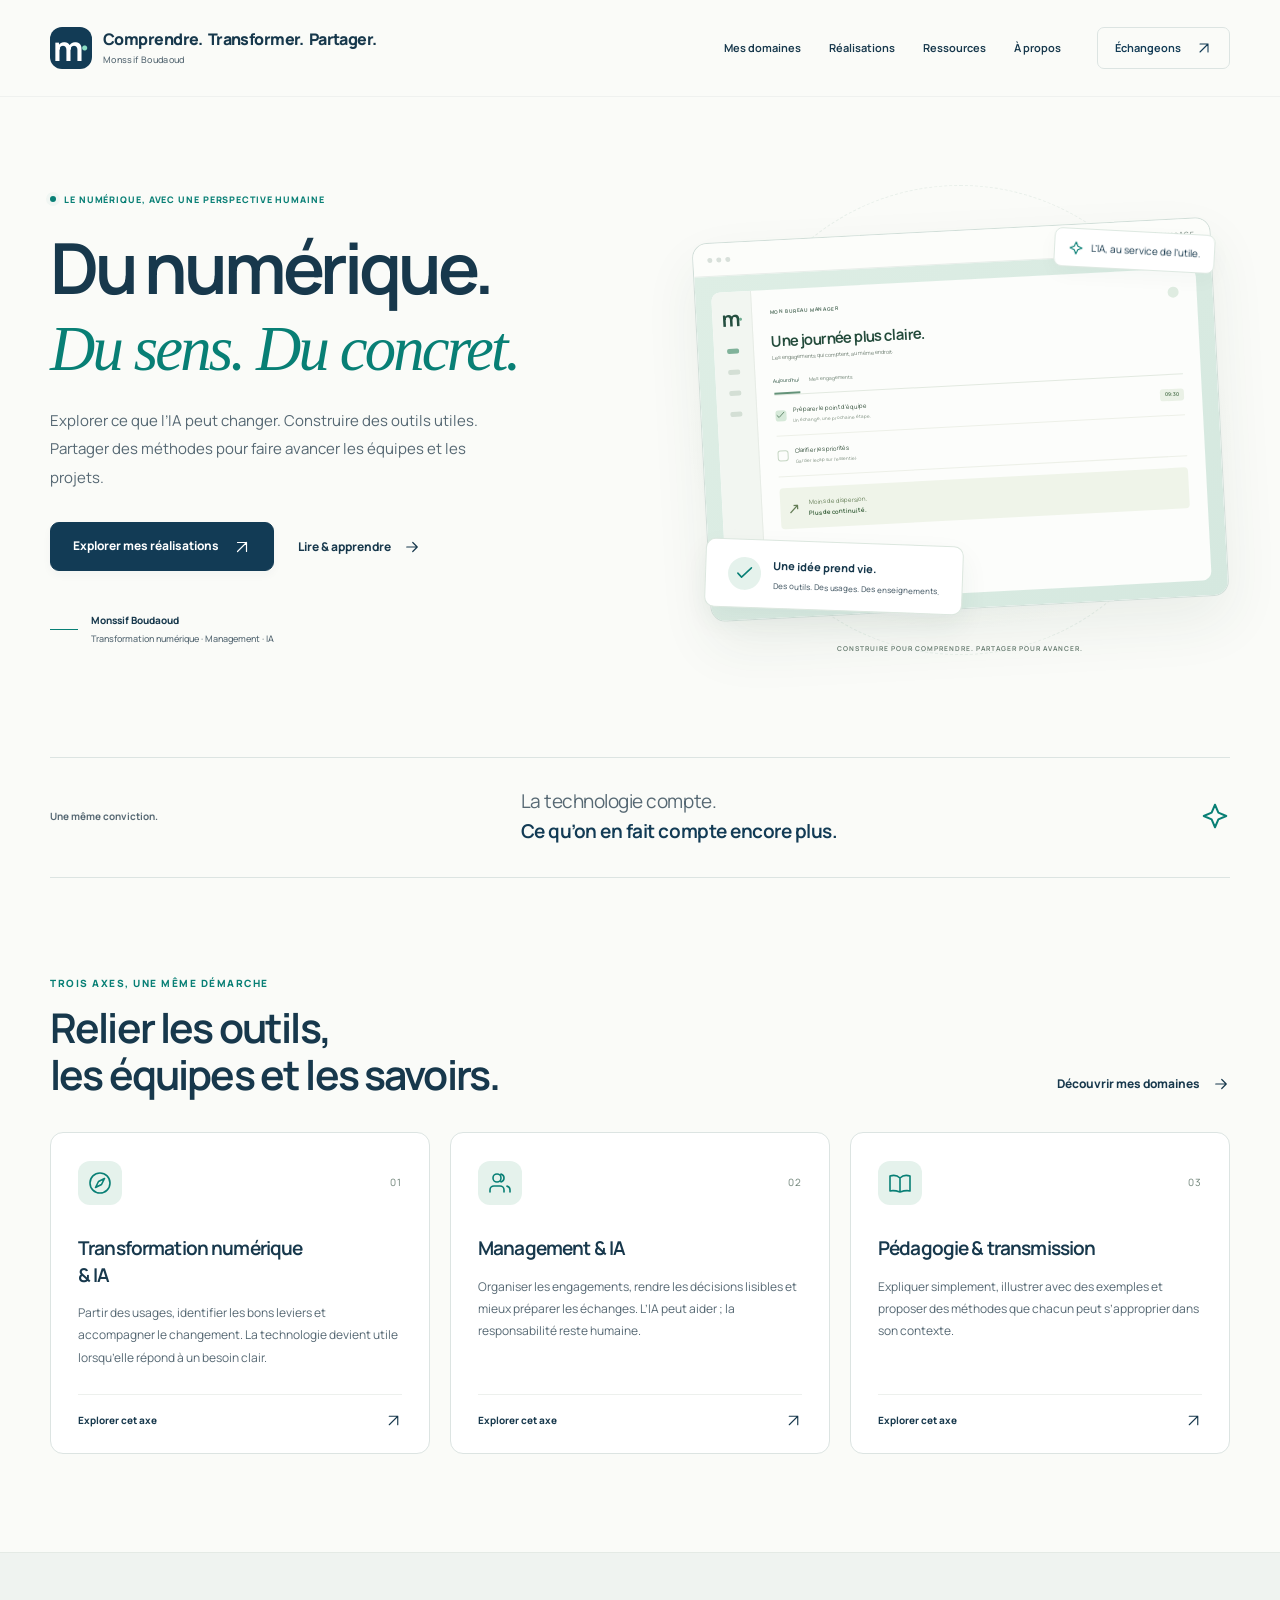
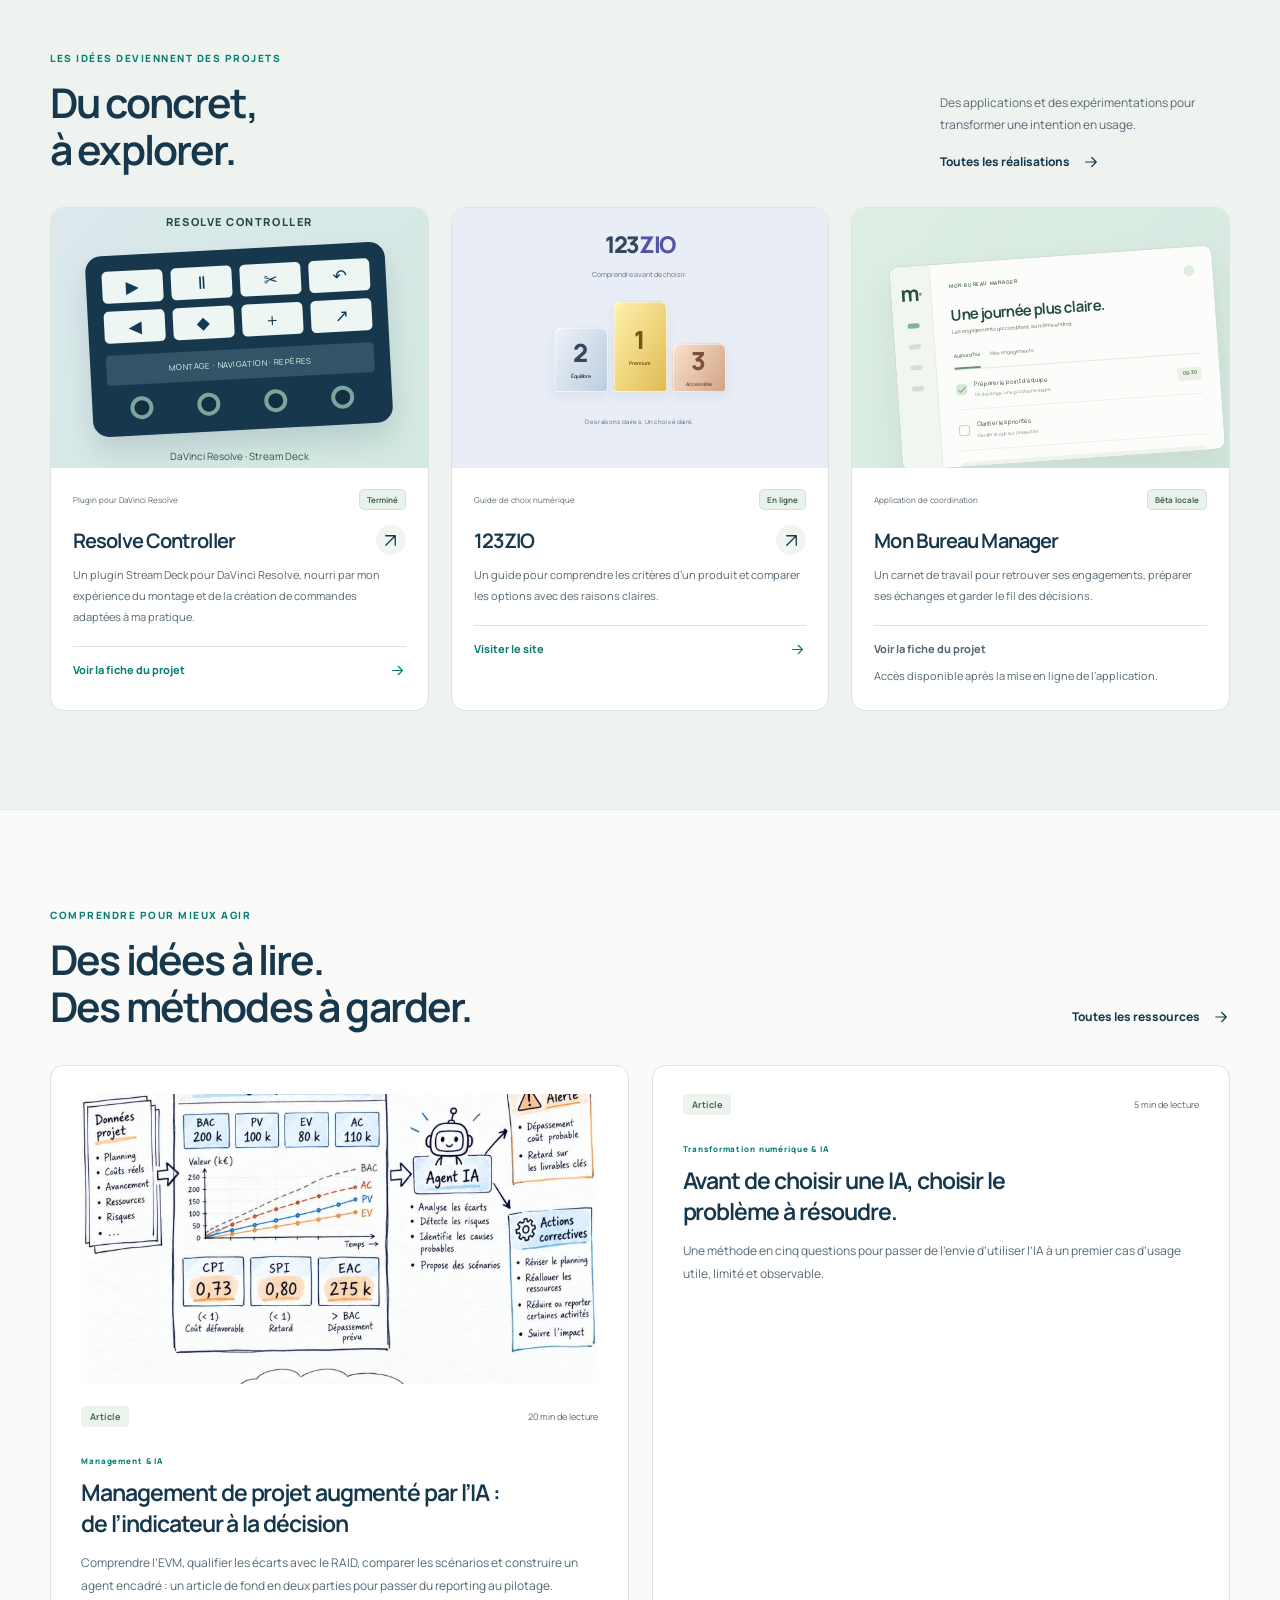
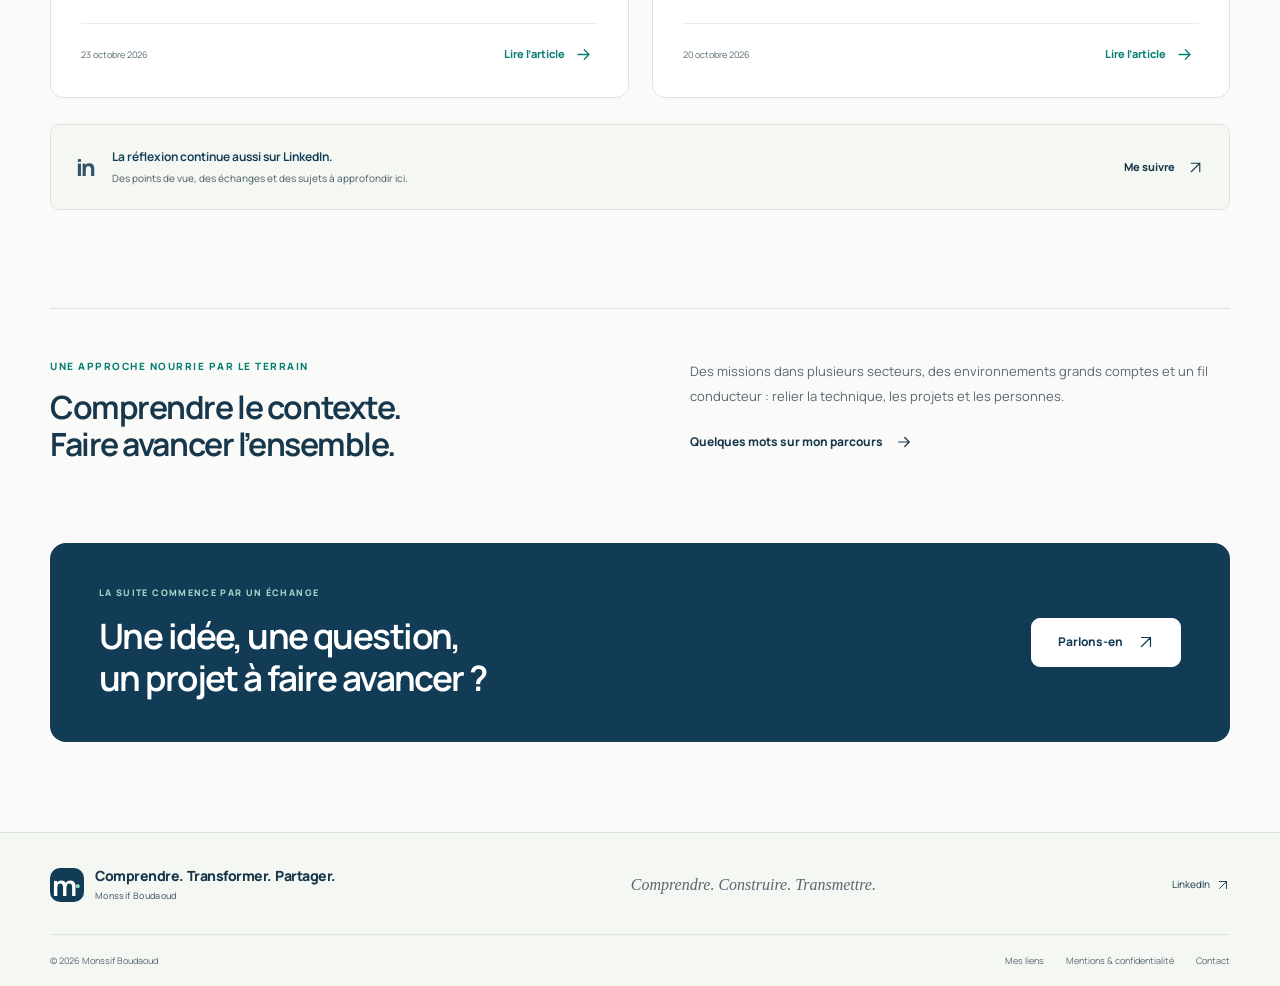
<file: index.html>
<!DOCTYPE html><html lang="fr" style="--navy:#123b55;--teal:#087f75"><head><meta charset="UTF-8"><meta name="viewport" content="width=device-width, initial-scale=1"><meta name="theme-color" content="#123b55"><title>Monssif Boudaoud — Comprendre. Transformer. Partager.</title><meta name="description" content="Transformation numérique, management et IA : des projets concrets, des méthodes utiles et des connaissances à partager. Par Monssif Boudaoud."><link rel="canonical" href="https://www.monssif-tech.com/"><link rel="icon" href="/favicon.svg" type="image/svg+xml"><meta property="og:type" content="website"><meta property="og:locale" content="fr_FR"><meta property="og:title" content="Monssif Boudaoud — Comprendre. Transformer. Partager."><meta property="og:description" content="Transformation numérique, management et IA : des projets concrets, des méthodes utiles et des connaissances à partager. Par Monssif Boudaoud."><meta property="og:url" content="https://www.monssif-tech.com/"><meta property="og:site_name" content="Comprendre. Transformer. Partager."><meta property="og:image" content="https://www.monssif-tech.com/images/social-cover.png"><meta property="og:image:width" content="1200"><meta property="og:image:height" content="630"><meta property="og:image:alt" content="Comprendre. Transformer. Partager. — Transformation numérique, management et transmission"><meta name="twitter:card" content="summary_large_image"><script type="application/ld+json">{"@context":"https://schema.org","@type":"WebSite","name":"Comprendre. Transformer. Partager.","url":"https://www.monssif-tech.com","description":"Transformation numérique, management et IA : des projets concrets, des méthodes utiles et des connaissances à partager. Par Monssif Boudaoud."}</script><style>@font-face{font-family:Manrope Variable;font-style:normal;font-display:swap;font-weight:200 800;src:url([data-uri])format("woff2-variations");unicode-range:U+460-52F,U+1C80-1C8A,U+20B4,U+2DE0-2DFF,U+A640-A69F,U+FE2E-FE2F}@font-face{font-family:Manrope Variable;font-style:normal;font-display:swap;font-weight:200 800;src:url(/assets/manrope-cyrillic-wght-normal.Dvxsihut.woff2)format("woff2-variations");unicode-range:U+301,U+400-45F,U+490-491,U+4B0-4B1,U+2116}@font-face{font-family:Manrope Variable;font-style:normal;font-display:swap;font-weight:200 800;src:url(/assets/manrope-greek-wght-normal.DL7QRZyv.woff2)format("woff2-variations");unicode-range:U+370-377,U+37A-37F,U+384-38A,U+38C,U+38E-3A1,U+3A3-3FF}@font-face{font-family:Manrope Variable;font-style:normal;font-display:swap;font-weight:200 800;src:url(/assets/manrope-vietnamese-wght-normal.usUDDRr7.woff2)format("woff2-variations");unicode-range:U+102-103,U+110-111,U+128-129,U+168-169,U+1A0-1A1,U+1AF-1B0,U+300-301,U+303-304,U+308-309,U+323,U+329,U+1EA0-1EF9,U+20AB}@font-face{font-family:Manrope Variable;font-style:normal;font-display:swap;font-weight:200 800;src:url(/assets/manrope-latin-ext-wght-normal.Ch3YOpNY.woff2)format("woff2-variations");unicode-range:U+100-2BA,U+2BD-2C5,U+2C7-2CC,U+2CE-2D7,U+2DD-2FF,U+304,U+308,U+329,U+1D00-1DBF,U+1E00-1E9F,U+1EF2-1EFF,U+2020,U+20A0-20AB,U+20AD-20C0,U+2113,U+2C60-2C7F,U+A720-A7FF}@font-face{font-family:Manrope Variable;font-style:normal;font-display:swap;font-weight:200 800;src:url(/assets/manrope-latin-wght-normal.DHIcAJRg.woff2)format("woff2-variations");unicode-range:U+??,U+131,U+152-153,U+2BB-2BC,U+2C6,U+2DA,U+2DC,U+304,U+308,U+329,U+2000-206F,U+20AC,U+2122,U+2191,U+2193,U+2212,U+2215,U+FEFF,U+FFFD}@media print{.header,.footer,.contact-band,.article-aside,.filters,.back-link,.article-end,.menu-toggle{display:none!important}body{color:#111!important;background:#fff!important}.container{width:100%!important;max-width:none!important}.article-layout{display:block!important}.article-header,.page-intro{padding:0 0 20px!important}h1{font-size:30pt!important}h2{font-size:20pt!important}p,li{color:#222!important}.prose{font-size:11pt!important}.prose a{text-decoration:underline!important}a[href^=https]:after{content:" (" attr(href) ")";font-size:8pt}h2,h3{break-after:avoid}img,figure{break-inside:avoid}.project-visual{max-height:220px}.author-line{margin-bottom:20px}}:root{--navy:#123b55;--teal:#087f75;--ink:#17384c;--muted:#566873;--paper:#fafbf8;--white:#fff;--line:#dce4e2;--mint:#e5f2ec;--soft:#eff3f0;--serif:Georgia, "Times New Roman", serif;--radius:20px}*{box-sizing:border-box}html{scroll-behavior:smooth;scroll-padding-top:110px}body{background:var(--paper);color:var(--ink);-webkit-font-smoothing:antialiased;margin:0;font-family:Manrope Variable,Manrope,Arial,sans-serif;font-size:15px;line-height:1.7}a{color:inherit;text-decoration:none}button,input,select{font:inherit}button,a,input,select{-webkit-tap-highlight-color:transparent}button{cursor:pointer}button:disabled{cursor:default}img{max-width:100%;height:auto;display:block}svg{vertical-align:middle;flex-shrink:0}figure,h1,h2,h3,h4,p{margin:0}h1,h2,h3,h4{letter-spacing:-.045em;font-weight:650;line-height:1.15}h1{font-size:clamp(42px,5.4vw,78px)}h2{font-size:clamp(31px,3.2vw,46px)}h3{font-size:23px}p{color:var(--muted)}em{font-family:var(--serif);letter-spacing:-.045em;color:var(--teal);font-weight:400}::selection{color:var(--navy);background:#c2e9d9}:focus-visible{outline:3px solid var(--teal);outline-offset:5px;border-radius:4px}[hidden]{display:none!important}.container{width:min(1180px,100% - 80px);margin-inline:auto}.section{padding-block:98px}.eyebrow{color:var(--teal);letter-spacing:.15em;font-size:10px;font-weight:800;line-height:1.5;display:block}.sr-only,.skip-link:not(:focus){clip:rect(0, 0, 0, 0);white-space:nowrap;border:0;width:1px;height:1px;margin:-1px;padding:0;position:absolute;overflow:hidden}.skip-link{z-index:100;background:var(--navy);color:#fff;padding:12px 18px;position:fixed;top:12px;left:12px}.legacy-anchor{scroll-margin-top:110px}.button,.text-link{justify-content:center;align-items:center;gap:14px;font-size:12px;font-weight:750;display:inline-flex}.button{border:1px solid var(--navy);background:var(--navy);color:#fff;border-radius:9px;min-height:49px;padding:13px 22px;transition:transform .2s,background .2s;box-shadow:0 4px 10px #17384c09}.button:hover{background:#245771;transform:translateY(-2px)}.button.secondary{color:var(--navy);border-color:var(--line);background:0 0}.button.light{color:var(--navy);background:#fff;border-color:#fff}.text-link{justify-content:flex-start;gap:12px;line-height:1.5}.text-link svg,.round-arrow{transition:transform .2s}.text-link:hover svg,.project-card-link:hover .round-arrow{transform:translate(3px,-2px)}.actions{flex-wrap:wrap;align-items:center;gap:24px;display:flex}.header{z-index:30;background:color-mix(in srgb, var(--paper) 95%, transparent);backdrop-filter:blur(15px);border-bottom:1px solid #17384c0c;position:sticky;top:0}.header-inner{justify-content:space-between;align-items:center;gap:30px;height:96px;display:flex}.brand{letter-spacing:-.035em;flex-shrink:0;align-items:center;gap:11px;font-size:16px;font-weight:800;line-height:1.2;display:inline-flex}.brand small{color:var(--muted);letter-spacing:.04em;margin-top:6px;font-size:9px;font-weight:500;display:block}.brand>span:last-child{min-width:0}.brand-slogan{flex-wrap:nowrap;gap:.3em;display:flex}.brand-slogan>span{white-space:nowrap}.brand-mark{flex-shrink:0}@media (width<=900px){.brand-slogan{flex-direction:column;gap:0;line-height:1.15}}.header .brand{max-width:calc(100% - 100px)}.brand-mark{background:var(--navy);color:#fff;letter-spacing:-.12em;border-radius:12px;justify-content:center;align-items:center;width:42px;height:42px;padding-right:5px;font-size:34px;font-weight:700;line-height:1;display:inline-flex}.brand-mark>span{color:#8bddc4;align-self:flex-end;margin-bottom:5px;font-size:35px}.navigation{align-items:center;gap:28px;font-size:11px;font-weight:650;display:flex}.navigation>a{padding-block:10px}.navigation>a[aria-current],.navigation>a:hover{color:var(--teal)}.navigation .nav-contact{border:1px solid var(--line);color:var(--navy);border-radius:7px;align-items:center;gap:15px;margin-left:8px;padding:11px 17px;display:flex}.menu-toggle{border:1px solid var(--line);color:var(--navy);background:0 0;border-radius:7px;padding:9px 12px;font-size:12px;font-weight:700;display:none}.menu-toggle span{margin-left:8px}.hero{grid-template-columns:1.12fr 1fr;align-items:center;gap:35px;min-height:660px;padding-block:65px 80px;display:grid}.hero-eyebrow{letter-spacing:.1em;align-items:center;gap:8px;font-size:9px;display:flex}.live-dot{background:var(--teal);border-radius:50%;width:6px;height:6px;box-shadow:0 0 0 4px #087f750a}.hero h1{letter-spacing:-.06em;margin:24px 0;font-size:clamp(46px,5.5vw,78px);line-height:1.07}.hero h1 em{white-space:nowrap;font-size:.89em;display:inline-block}.hero-copy>p{max-width:455px;font-size:15px;line-height:1.9}.hero .actions{gap:24px;margin-top:30px}.hero-signature{align-items:center;gap:13px;margin-top:41px;font-size:10px;font-weight:750;display:flex}.hero-signature small{color:var(--muted);margin-top:2px;font-size:9px;font-weight:500;display:block}.signature-line{background:var(--teal);width:28px;height:1px}.hero-art{isolation:isolate;justify-content:center;align-items:center;min-height:430px;display:flex;position:relative}.hero-art:before{content:"";z-index:-2;background:radial-gradient(#cce5d68c,#0000 69%);position:absolute;inset:8% -2% 0}.orbit{z-index:-1;border:1px solid #bfd4c94d;border-radius:50%;width:375px;height:375px;position:absolute}.orbit-two{border-style:dashed;border-color:#bfd4c94d;width:470px;height:470px}.hero-window{background:#fff;border:1px solid #d1ded8;border-radius:15px;width:96%;overflow:hidden;transform:rotate(-3deg);box-shadow:0 25px 55px #274c3b13}.window-bar{background:#fcfdfa;border-bottom:1px solid #e9eeea;align-items:center;gap:4px;height:33px;padding:0 14px;display:flex}.window-bar>span{background:#d8e0da;border-radius:50%;width:5px;height:5px}.window-bar small{letter-spacing:.15em;color:#65786f;margin-left:auto;font-size:7px}.hero-window .project-visual{aspect-ratio:1.5;border-radius:0}.hero-window .mini-app{width:94%;height:91%;box-shadow:none;border:0;transform:none}.art-label{z-index:3;background:#fff;border:1px solid #dde8e1;border-radius:8px;align-items:center;gap:7px;padding:10px 13px;font-size:10px;display:flex;position:absolute;box-shadow:0 7px 20px #274c3b08}.art-label-top{top:26px;right:15px;transform:rotate(3deg)}.art-label svg{color:var(--teal)}.art-note{background:#fff;border:1px solid #dce7df;border-radius:10px;align-items:center;gap:12px;padding:16px 22px;font-size:11px;font-weight:750;display:flex;position:absolute;bottom:23px;left:15px;transform:rotate(2deg);box-shadow:0 12px 28px #274c3b10}.art-note small{color:var(--muted);margin-top:3px;font-size:8px;font-weight:500;display:block}.note-icon{background:var(--mint);width:33px;height:33px;color:var(--teal);border-radius:50%;justify-content:center;align-items:center;display:flex}.art-caption{text-align:center;letter-spacing:.15em;color:#677c70;font-size:6.7px;font-weight:650;position:absolute;bottom:-20px;left:0;right:0}.conviction{border-block:1px solid var(--line);justify-content:space-between;align-items:center;gap:30px;padding:28px 0 30px;display:flex}.conviction>span{color:var(--muted);font-size:10px;font-weight:700}.conviction p{letter-spacing:-.025em;font-size:19px;line-height:1.6}.conviction strong{color:var(--navy);font-weight:650}.conviction svg{color:var(--teal)}.section-heading{justify-content:space-between;align-items:flex-end;gap:36px;margin-bottom:34px;display:flex}.section-heading h2{margin-top:13px}.section-heading>.text-link{white-space:nowrap;margin-bottom:5px}.heading-aside{max-width:290px;font-size:12px;line-height:1.8}.heading-aside .text-link{margin-top:18px}.domain-grid{grid-template-columns:repeat(3,minmax(0,1fr));gap:20px;display:grid}.domain-card{border:1px solid var(--line);background:#fff;border-radius:13px;flex-direction:column;padding:28px 27px 24px;transition:transform .25s,border-color .25s;display:flex}.domain-card:hover{border-color:#8ebcaf;transform:translateY(-5px)}.domain-card-top{justify-content:space-between;align-items:center;margin-bottom:30px;display:flex}.icon-tile{background:var(--mint);width:44px;height:44px;color:var(--teal);border-radius:12px;justify-content:center;align-items:center;display:inline-flex}.index{color:#6e8277;letter-spacing:.1em;font-size:10px}.domain-card h3{max-width:230px;font-size:19px;line-height:1.4}.domain-card>p{margin-top:14px;margin-bottom:25px;font-size:12px;line-height:1.85}.card-discover{border-top:1px solid #edf0ed;justify-content:space-between;align-items:center;margin-top:auto;padding-top:17px;font-size:10px;font-weight:750;display:flex}.work-section{background:#eff3f0;border-block:1px solid #e4eae5}.project-grid{grid-template-columns:repeat(3,minmax(0,1fr));gap:22px;display:grid}.project-card{background:#fff;border:1px solid #dce5df;border-radius:14px;min-width:0;overflow:hidden}.project-card-link{height:100%;transition:background .25s;display:block}.project-card-link:hover{background:#fdfefc}.project-visual{aspect-ratio:1.45;color:#264c40;background:#ddebe3;justify-content:center;align-items:center;display:flex;position:relative;overflow:hidden}.project-visual.manager{background:linear-gradient(130deg,#deeee5,#d5e8df)}.mini-app{background:#fcfdfb;border:1px solid #cbdcd3;border-radius:9px;width:86%;height:79%;font-family:Manrope Variable,Arial,sans-serif;display:flex;overflow:hidden;transform:translate(5%,10%)rotate(-4deg);box-shadow:0 16px 35px #2f514316}.mini-sidebar{background:#f2f6f1;border-right:1px solid #e7ece6;flex-direction:column;flex-shrink:0;align-items:center;gap:16px;width:40px;padding-top:14px;display:flex}.mini-sidebar b{color:#254f40;letter-spacing:-.12em;font-size:21px;line-height:1.3}.mini-sidebar b span{color:#70ad91}.mini-sidebar i{background:#d4dfd5;border-radius:2px;width:12px;height:5px}.mini-sidebar i.active{background:#80b29a}.mini-main{flex:1;min-width:0;padding:18px}.mini-top{letter-spacing:.12em;color:#667f70;justify-content:space-between;align-items:center;margin-bottom:14px;font-size:5px;font-weight:800;display:flex}.mini-dot{background:#dfece1;border-radius:50%;width:11px;height:11px}.mini-main h4{letter-spacing:-.04em;color:#234b3b;font-size:15px}.mini-main>p{color:#718074;margin-top:4px;font-size:5.5px}.mini-tabs{color:#6f8375;border-bottom:1px solid #e2e9e0;gap:10px;height:18px;margin-top:15px;font-size:5px;display:flex}.mini-tabs .active{color:#274e3d;border-bottom:2px solid #649379}.mini-task{color:#35513c;border-bottom:1px solid #edf0e8;align-items:center;gap:7px;padding:10px 0;font-size:6px;display:flex}.mini-task small{color:#7a8c7c;margin-top:2px;font-size:4.5px;display:block}.mini-task>b{color:#557855;background:#eaf1e6;border-radius:3px;margin-left:auto;padding:2px 5px;font-size:5px}.check-square{color:#4d7858;background:#d6e9d9;border-radius:3px;justify-content:center;align-items:center;width:11px;height:11px;display:inline-flex}.check-square.empty{background:0 0;border:1px solid #c6d6c4}.mini-insight{color:#647d56;background:#eff4e9;border-radius:4px;align-items:center;gap:8px;margin-top:11px;padding:8px;font-size:6px;display:flex}.mini-insight>span{font-size:15px}.mini-insight strong{color:#3c633f;font-weight:650}.project-card-content{padding:21px 22px 26px}.card-meta{color:var(--muted);justify-content:space-between;align-items:center;gap:8px;font-size:8px;display:flex}.status{color:#3b5c4e;white-space:nowrap;background:#eaf2ec;border:1px solid #d4e1d6;border-radius:5px;justify-content:center;align-items:center;padding:3px 7px;font-size:8px;font-weight:650;display:inline-flex}.card-title{justify-content:space-between;align-items:center;gap:8px;margin-top:15px;display:flex}.card-title h3{font-size:20px}.round-arrow{background:#f1f5f0;border-radius:50%;justify-content:center;align-items:center;width:30px;height:30px;display:flex}.project-card-content>p{margin-top:10px;font-size:11px;line-height:1.9}.project-visual.\31 23zio{background:#e8edf6}.choice-art{text-align:center;color:#35455e;align-self:stretch;width:100%;padding:25px 15px 17px}.choice-logo{letter-spacing:-.06em;font-size:23px;font-weight:800;line-height:1}.choice-logo>span{color:#5255a1}.choice-art>p{color:#677388;margin-top:9px;font-size:7px}.podium{justify-content:center;align-items:flex-end;gap:5px;margin:20px 0 14px;display:flex}.podium>div{border:1px solid #ffffff80;border-radius:8px 8px 4px 4px;flex-direction:column;justify-content:center;align-items:center;width:54px;display:flex;box-shadow:inset 1px 1px #ffffff80,0 5px 12px #33425a10}.podium span{font-size:25px;font-weight:800;line-height:1.2}.podium small{margin-top:5px;font-size:5px;font-weight:700}.silver{background:linear-gradient(120deg,#edf2f8,#bdcddf);height:65px}.gold{color:#725916;background:linear-gradient(120deg,#fff1ad,#e0bb54);height:91px}.bronze{color:#7a523a;background:linear-gradient(120deg,#f8e2cc,#d3a486);height:49px}.choice-bottom{letter-spacing:.05em;color:#56677e;font-size:6px}.project-visual.wellbeing{background:#f3ecdf}.wellbeing-art{text-align:center;isolation:isolate;color:#675e3e;flex-direction:column;justify-content:center;align-self:stretch;align-items:center;width:100%;height:100%;display:flex;position:relative}.sun-disc{z-index:-2;background:linear-gradient(#dfc48d,#ead9b6);border-radius:50%;width:105px;height:105px;position:absolute;top:22px;right:15%}.wellbeing-arc{z-index:-1;background:#e1e3d1;border-radius:50%;width:120%;height:120%;position:absolute;top:48%;left:0;transform:rotate(-12deg)}.wellbeing-caption{letter-spacing:.17em;color:#72663f;margin-top:45px;margin-bottom:15px;font-size:6px}.wellbeing-art h4{font-family:var(--serif);letter-spacing:-.04em;font-size:36px;font-weight:400;line-height:1.05}.wellbeing-bottom{color:#606648;margin-top:18px;font-size:6px}.resource-grid{grid-template-columns:repeat(2,minmax(0,1fr));gap:23px;display:grid}.resource-card-link{border:1px solid var(--line);background:#fff;border-radius:13px;flex-direction:column;min-width:0;padding:28px 30px;display:flex}.resource-card-top{color:var(--muted);justify-content:space-between;align-items:center;gap:10px;margin-bottom:28px;font-size:9px;display:flex}.tag{color:#426650;background:#edf3ed;border-radius:4px;align-items:center;padding:3px 9px;font-size:9px;font-weight:700;line-height:1.7;display:inline-flex}.resource-theme{letter-spacing:.11em;font-size:8px}.resource-card h3{max-width:420px;margin-top:10px;font-size:23px;line-height:1.35}.resource-card-link:hover h3{color:var(--teal)}.resource-card-link>p{margin:13px 0 25px;font-size:12px;line-height:1.9}.resource-card-bottom{color:var(--muted);border-top:1px solid #e9eeea;justify-content:space-between;align-items:center;gap:10px;margin-top:auto;padding-top:16px;font-size:9px;display:flex}.resource-read{color:var(--navy);padding:5px}.linkedin-strip{border:1px solid var(--line);background:#f4f7f2;border-radius:9px;align-items:center;gap:17px;margin-top:26px;padding:22px 25px;display:flex}.linkedin-icon{letter-spacing:-.07em;color:#31546b;font-size:23px;font-weight:800}.linkedin-strip p{color:var(--navy);font-size:12px;font-weight:650}.linkedin-strip small{color:var(--muted);margin-top:3px;font-size:10px;font-weight:450;display:block}.linkedin-strip .text-link{white-space:nowrap;margin-left:auto;font-size:11px}.about-strip{border-top:1px solid var(--line);grid-template-columns:1fr 1fr;gap:100px;padding:50px 0 80px;display:grid}.about-strip h2{margin-top:15px;font-size:32px}.about-strip p{margin-bottom:19px;font-size:13px;line-height:1.9}.contact-band{background:var(--navy);color:#fff;border-radius:16px;justify-content:space-between;align-items:center;gap:30px;margin-bottom:90px;padding:43px 49px;display:flex}.contact-band .eyebrow{color:#a6d8c9;font-size:9px}.contact-band h2{margin-top:15px;font-size:35px;line-height:1.2}.contact-band .button{flex-shrink:0;min-width:150px}.footer{border-top:1px solid var(--line);background:#f5f7f2;padding-top:35px}.footer-top{justify-content:space-between;align-items:center;gap:30px;padding-bottom:32px;display:flex}.footer-top .brand-mark{border-radius:10px;width:34px;height:34px;font-size:28px}.footer-top .brand-mark>span{margin-bottom:4px;font-size:28px}.footer-top .brand{font-size:14px}.footer-top>p{font-family:var(--serif);color:var(--muted);font-size:16px;font-style:italic}.footer-social{gap:22px;font-size:10px;display:flex}.footer-social a{align-items:center;gap:6px;display:inline-flex}.footer-bottom{border-top:1px solid var(--line);color:var(--muted);justify-content:space-between;gap:20px;padding-block:18px;font-size:9px;display:flex}.footer-bottom>div{gap:22px;display:flex}.footer a:hover{color:var(--teal)}.page-intro{padding:75px 0 56px}.page-intro h1{margin-top:20px;font-size:clamp(38px,4.6vw,66px);line-height:1.12}.page-intro>p{max-width:650px;margin-top:25px;font-size:15px;line-height:1.9}.page-intro>.button{margin-top:30px}.anchor-nav{flex-wrap:wrap;gap:14px;margin-top:30px;display:flex}.anchor-nav a{border:1px solid var(--line);background:#fff;border-radius:6px;align-items:center;gap:15px;padding:9px 15px;font-size:11px;display:flex}.catalog{padding-bottom:90px}.catalog-note{max-width:750px;margin-top:24px;font-size:11px;line-height:1.9}.domain-detail{border-top:1px solid var(--line);grid-template-columns:1fr 1.2fr;gap:100px;padding-block:65px;display:grid}.domain-detail-title .large{width:62px;height:62px;margin-top:25px;display:flex}.domain-detail h2{margin-top:25px;font-size:36px}.domain-detail-title>p{margin-top:20px;font-size:13px;line-height:1.9}.domain-detail-body>h3{margin:10px 0 20px;font-size:20px}.domain-detail-body .resource-grid{margin-bottom:30px}.domain-detail-body .project-card{max-width:420px}.domain-detail:last-of-type{margin-bottom:45px}.principles{margin:0;padding:0;list-style:none}.principles li{border-bottom:1px solid var(--line);align-items:flex-start;gap:13px;padding:12px 0;font-size:13px;display:flex}.principles svg{color:var(--teal);margin-top:3px}.example-box{background:var(--mint);border-radius:10px;margin:28px 0 35px;padding:25px}.example-box>p{color:#3d6054;margin-top:13px;font-size:12px;line-height:1.9}.single{grid-template-columns:1fr}.detail-intro{padding-top:45px}.back-link{color:var(--muted);margin-bottom:35px;font-size:11px;display:inline-block}.back-link:hover{color:var(--teal)}.detail-heading{justify-content:space-between;align-items:flex-start;gap:25px;display:flex}.detail-heading h1{margin-top:16px;font-size:clamp(38px,4.5vw,64px)}.detail-heading .status{margin-top:10px;padding:5px 10px;font-size:10px}.lead{max-width:760px;margin-top:25px;font-size:16px;line-height:1.9}.project-facts{border-block:1px solid var(--line);grid-template-columns:1.3fr 1fr 1fr;gap:30px;margin-top:36px;padding-block:22px;display:grid}.project-facts span{letter-spacing:.1em;color:var(--muted);font-size:8px;font-weight:650;display:block}.project-facts strong{margin-top:6px;font-size:11px;font-weight:650;display:block}.project-figure{margin:35px 0 55px}.project-figure>.project-visual{aspect-ratio:2.9;border-radius:16px}.project-figure .mini-app{width:470px;height:300px;max-height:90%;transform:translateY(15px)rotate(-3deg)}.project-figure .mini-main{padding:24px}.project-figure .mini-main h4{font-size:23px}.project-figure .mini-main>p{font-size:8px}.project-figure .mini-top{font-size:7px}.project-figure .mini-task{padding:12px 0;font-size:8px}.project-figure .mini-task small{font-size:6px}.project-figure .mini-tabs{font-size:7px}.project-figure .mini-insight{font-size:8px}.project-figure .choice-art{padding:30px}.project-figure .choice-logo{font-size:34px}.project-figure .choice-art>p{font-size:10px}.project-figure .podium>div{width:80px}.project-figure .podium .silver{height:100px}.project-figure .podium .gold{height:140px}.project-figure .podium .bronze{height:75px}.project-figure .podium small{font-size:8px}.project-figure .podium span{font-size:36px}.project-figure .choice-bottom{font-size:9px}.project-figure .wellbeing-art h4{font-size:62px}.project-figure .wellbeing-caption,.project-figure .wellbeing-bottom{font-size:9px}.project-figure .sun-disc{width:220px;height:220px;top:10%;right:26%}.project-figure .wellbeing-arc{height:160%;top:55%}.project-figure figcaption,.prose figcaption{color:var(--muted);text-align:center;margin-top:10px;font-size:9px}.article-layout{grid-template-columns:minmax(0,740px) 240px;justify-content:space-between;gap:65px;padding-bottom:70px;display:grid}.prose{font-size:15px;line-height:1.95}.prose h2{letter-spacing:-.035em;margin:38px 0 18px;font-size:29px;line-height:1.3}.prose h2:first-child{margin-top:0}.prose h3{margin:28px 0 13px;font-size:21px}.prose p{margin-bottom:19px}.prose a:not(.button):not(.text-link){text-underline-offset:4px;color:var(--teal);text-decoration:underline}.prose ul,.prose ol{color:var(--muted);margin-bottom:25px;padding-left:24px}.prose li{margin:8px 0;padding-left:4px}.prose strong{color:var(--navy);font-weight:750}.prose blockquote{border-left:3px solid var(--teal);background:var(--mint);border-radius:0 10px 10px 0;margin:30px 0;padding:10px 23px}.prose blockquote p{font-family:var(--serif);color:var(--navy);margin:0;font-size:22px;line-height:1.6}.prose img{border:1px solid var(--line);border-radius:10px}.prose .actions{margin-top:30px}.article-aside{border-top:1px solid var(--teal);background:#eff4ee;border-radius:0 0 9px 9px;align-self:start;padding:23px;position:sticky;top:125px}.article-aside p{margin:17px 0;font-size:12px;line-height:1.9}.article-aside .text-link{font-size:10px}.article-header{max-width:950px;padding:45px 0}.article-header h1{max-width:920px;margin-top:23px;font-size:clamp(35px,4.5vw,62px);line-height:1.2}.article-tags{color:var(--teal);align-items:center;gap:14px;font-size:10px;display:flex}.article-tags .tag{font-size:9px}.article-header .lead{max-width:800px;font-size:17px}.author-line{align-items:center;gap:12px;margin-top:30px;display:flex}.author-initials{width:38px;height:38px;color:var(--teal);background:#e4eee6;border-radius:50%;justify-content:center;align-items:center;font-size:10px;font-weight:750;display:flex}.author-line strong{font-size:11px;display:block}.author-line>div>span{color:var(--muted);margin-top:2px;font-size:10px;display:block}.article-end{background:var(--mint);border-radius:10px;margin-top:45px;padding:27px}.article-end h2{margin-top:14px;font-size:26px}.article-end p{font-size:13px}.resource-library{padding-bottom:80px}.filters{border:1px solid var(--line);background:#eef3ef;border-radius:12px;grid-template-columns:minmax(200px,1.5fr) 1fr .8fr auto;align-items:stretch;gap:12px;padding:18px;display:grid}.search-field{align-items:center;gap:10px;display:flex;position:relative}.search-field>svg{color:var(--teal);pointer-events:none;position:absolute;left:14px}.search-field input{width:100%;height:100%;min-height:54px;color:var(--navy);background:#fff;border:1px solid #dce5dd;border-radius:7px;padding:13px 12px 13px 44px;font-size:11px}.select-field{background:#fff;border:1px solid #dce5dd;border-radius:7px;min-width:0;padding:6px 10px 5px}.select-field label{color:var(--muted);font-size:8px;display:block}.select-field select{width:100%;color:var(--navy);background:#fff;border:0;padding:3px 15px 3px 0;font-size:10px}.filter-reset{color:var(--teal);background:0 0;border:0;padding:8px;font-size:10px;font-weight:650}.results-line{justify-content:space-between;align-items:center;gap:15px;margin:25px 0;font-size:10px;display:flex}.results-line>span{color:var(--muted)}.resource-promise{border-top:1px solid var(--line);color:var(--teal);align-items:center;gap:18px;margin-top:40px;padding-top:30px;display:flex}.resource-promise p{color:var(--navy);font-size:13px}.resource-promise small{max-width:720px;color:var(--muted);margin-top:5px;font-size:11px;display:block}.empty-state{text-align:center;background:#eff4ee;border-radius:12px;padding:55px 20px}.empty-state h2{margin:20px 0 10px;font-size:25px}.empty-state p{font-size:13px}.empty-state .button{margin-top:25px}.about-hero{grid-template-columns:1fr 220px;align-items:center;gap:80px;padding:75px 0 60px;display:grid}.about-hero h1{margin-top:20px;font-size:clamp(36px,4.3vw,62px)}.portrait-frame{max-width:220px;position:relative}.portrait-frame img{aspect-ratio:1;object-fit:cover;border:1px solid #d7ded5;border-radius:18px;width:220px;box-shadow:12px 12px #e6eee4}.portrait-frame figcaption{color:var(--muted);text-align:center;margin-top:24px;font-size:9px}.about-body{grid-template-columns:1.5fr 1fr;gap:80px;padding-bottom:80px;display:grid}.principle-panel{border:1px solid var(--line);background:#eef3ec;border-radius:12px;align-self:start;padding:28px}.principle-panel .eyebrow{margin-bottom:15px}.principle-panel .principles li{font-size:12px}.principle-panel .principles li:last-child{border:0}.contact-grid{grid-template-columns:1fr 1fr;gap:25px;padding-bottom:100px;display:grid}.contact-card{border:1px solid var(--line);background:#fff;border-radius:15px;padding:35px;transition:border-color .2s}.contact-card:hover{border-color:#83aa97}.contact-card>.eyebrow{margin-top:28px}.contact-card h2{overflow-wrap:anywhere;margin-top:13px;font-size:26px;line-height:1.4}.contact-card>p{margin:15px 0 28px;font-size:12px}.links-page{text-align:center;max-width:600px;padding:65px 0 90px}.links-page>.brand-mark{margin-bottom:23px}.links-page h1{margin:15px 0;font-size:36px;line-height:1.3}.links-page>p{font-size:13px}.bio-links{text-align:left;gap:13px;margin-top:35px;display:grid}.bio-links a{border:1px solid var(--line);background:#fff;border-radius:10px;justify-content:space-between;align-items:center;gap:20px;padding:18px 22px;font-size:13px;font-weight:750;display:flex}.bio-links small{color:var(--muted);margin-top:4px;font-size:10px;font-weight:450;display:block}.bio-links a:hover{border-color:var(--teal);background:#f3f8f1}.narrow{max-width:800px}.legal{max-width:800px;padding-bottom:80px;font-size:13px}.legal h2{font-size:24px}@media (prefers-reduced-motion:no-preference){.hero-copy{animation:.7s ease-out both arrive}.hero-art{animation:.9s ease-out .12s both arrive}.art-label-top{animation:8s ease-in-out infinite label-float}.art-note{animation:9s ease-in-out infinite note-float}@keyframes arrive{0%{opacity:0;transform:translateY(12px)}to{opacity:1;transform:translateY(0)}}@keyframes label-float{0%,to{transform:translateY(0)rotate(3deg)}50%{transform:translateY(-5px)rotate(3deg)}}@keyframes note-float{0%,to{transform:translateY(0)rotate(2deg)}50%{transform:translateY(4px)rotate(2deg)}}}@media (width>=1500px){.hero{min-height:710px}.hero h1{font-size:84px}.hero-art{min-height:460px}}@media (width<=1100px){.container{width:calc(100% - 60px)}.navigation{gap:18px}.hero{gap:25px;min-height:600px}.hero h1{font-size:60px}.hero .actions{gap:18px}.hero .button{padding:12px 16px;font-size:11px}.hero .text-link{font-size:11px}.orbit{width:310px;height:310px}.orbit-two{width:390px;height:390px}.domain-card{padding:23px}.domain-card h3{font-size:18px}.card-meta{font-size:7px}.project-card-content{padding:19px}.card-title h3{font-size:18px}.domain-detail{gap:55px}.article-layout{grid-template-columns:minmax(0,1fr) 220px;gap:40px}.filters{grid-template-columns:1.3fr 1fr .8fr}.filter-reset{grid-column:1/-1;justify-self:end;padding:0}.project-grid{gap:16px}.about-body{gap:45px}}@media (width<=900px){.header-inner{height:78px}.menu-toggle{display:block}.navigation{background:var(--paper);border-bottom:1px solid var(--line);padding:18px 30px;display:none;position:absolute;top:78px;left:0;right:0;box-shadow:0 16px 24px #17384c0b}.navigation.is-open{flex-direction:column;align-items:stretch;gap:0;display:flex}.navigation>a{padding:13px 0}.navigation .nav-contact{justify-content:space-between;margin:10px 0 3px}.hero{grid-template-columns:1fr 1fr;min-height:570px;padding-block:55px}.hero h1{font-size:49px}.hero-copy>p{font-size:13px}.hero-eyebrow{font-size:7px}.hero .actions{flex-direction:column;align-items:flex-start;gap:18px}.hero-art{min-height:350px}.hero-window{width:100%}.hero-window .mini-app{width:97%;height:97%}.hero-window .mini-main{padding:13px}.hero-window .mini-main h4{font-size:12px}.art-label{padding:8px;font-size:8px;top:5px}.art-note{gap:8px;padding:12px;font-size:9px;bottom:5px;left:0}.art-note small{font-size:6px}.art-caption{font-size:5px;bottom:-20px}.orbit{width:250px;height:250px}.orbit-two{width:320px;height:320px}.section{padding-block:70px}.domain-grid{gap:13px}.domain-card{padding:20px}.domain-card-top{margin-bottom:20px}.domain-card h3{font-size:16px}.domain-card>p{font-size:11px}.project-grid{grid-template-columns:repeat(2,minmax(0,1fr))}.project-grid .project-card:last-child{grid-column:auto}.project-grid .project-card:only-child{max-width:500px}.project-grid .project-card:last-child:nth-child(3){grid-column:1/-1;width:calc(50% - 8px);display:block}.conviction p{font-size:17px}.conviction>span{font-size:9px}.resource-card-link{padding:24px}.resource-card h3{font-size:21px}.about-strip{gap:40px}.contact-band{padding:35px}.contact-band h2{font-size:30px}.footer-top>p{display:none}.project-figure>.project-visual{aspect-ratio:2.5}.domain-detail{grid-template-columns:1fr 1fr;gap:40px}.domain-detail h2{font-size:29px}.about-hero{grid-template-columns:1fr 170px;gap:35px}.portrait-frame img{width:170px}.about-hero h1{font-size:43px}.about-hero .lead{font-size:14px}.contact-card{padding:27px}.contact-card h2{font-size:22px}}@media (width<=650px){.container{width:calc(100% - 40px)}h2{font-size:32px}.brand{font-size:14px}.brand small{font-size:8px}.brand-mark{width:37px;height:37px;font-size:30px}.brand-mark>span{font-size:30px}.hero{grid-template-columns:1fr;gap:28px;padding-block:45px 52px}.hero h1{margin:22px 0;font-size:clamp(47px,10.8vw,67px)}.hero h1 em{font-size:.91em}.hero-eyebrow{letter-spacing:.07em;font-size:7px}.hero-copy>p{max-width:440px;font-size:14px}.hero .actions{flex-direction:row;align-items:center;gap:18px;margin-top:25px}.hero .button{gap:9px;padding:12px 15px;font-size:10px}.hero .text-link{gap:7px;font-size:10px}.hero-signature{margin-top:28px}.hero-art{width:100%;max-width:470px;min-height:340px;margin-inline:auto}.hero-window{width:90%;max-width:400px}.hero-window .mini-app{width:94%;height:91%}.hero-window .mini-main{padding:17px}.hero-window .mini-main h4{font-size:15px}.art-label-top{font-size:9px;top:5px;right:0}.art-note{padding:12px 15px;font-size:10px;bottom:5px;left:5px}.art-note small{font-size:7px}.art-caption{font-size:5.5px;bottom:-20px}.orbit{width:280px;height:280px}.orbit-two{width:330px;height:330px}.conviction{flex-wrap:wrap;align-items:flex-start;gap:12px;padding-block:23px;position:relative}.conviction>span{width:100%;font-size:9px}.conviction>p{font-size:18px}.conviction>svg{width:23px;height:23px;position:absolute;top:24px;right:0}.section{padding-block:58px}.section-heading{margin-bottom:28px;display:block}.section-heading>.text-link{white-space:normal;margin-top:20px}.section-heading h2{font-size:32px}.heading-aside{max-width:100%;margin-top:22px}.heading-aside p{font-size:12px}.domain-grid,.project-grid,.resource-grid{grid-template-columns:1fr}.domain-card{padding:25px}.domain-card h3{max-width:100%;font-size:20px}.domain-card>p{margin-bottom:20px;font-size:12px}.domain-card-top{margin-bottom:23px}.domain-card .card-discover{font-size:11px}.project-grid .project-card:last-child:nth-child(3){grid-column:auto;width:auto}.project-card-content{padding:24px}.card-meta{font-size:9px}.card-title h3{font-size:23px}.project-card-content>p{font-size:12px}.project-visual{aspect-ratio:1.55}.mini-app{height:83%}.mini-main h4{font-size:17px}.mini-top,.mini-main>p{font-size:6px}.mini-task{font-size:7px}.mini-task small{font-size:5px}.mini-insight{font-size:7px}.choice-art{padding:28px}.choice-logo{font-size:30px}.choice-art>p{font-size:8px}.podium{margin-top:23px}.podium>div{width:62px}.podium .silver{height:70px}.podium .gold{height:98px}.podium .bronze{height:54px}.choice-bottom{font-size:7px}.wellbeing-art h4{font-size:44px}.wellbeing-caption,.wellbeing-bottom{font-size:7px}.sun-disc{width:130px;height:130px}.resource-card-link{padding:26px}.resource-card h3{font-size:24px}.resource-card-top{margin-bottom:25px}.resource-card-link>p{font-size:12px}.resource-card-bottom{font-size:9px}.linkedin-strip{flex-wrap:wrap;gap:13px;padding:20px}.linkedin-strip p{flex:1;font-size:11px}.linkedin-strip small{font-size:9px}.linkedin-strip .text-link{margin-left:34px;font-size:10px}.about-strip{border:0;grid-template-columns:1fr;gap:22px;padding:10px 0 55px}.about-strip h2{font-size:30px}.contact-band{border-radius:13px;flex-direction:column;align-items:flex-start;gap:24px;margin-bottom:55px;padding:29px 25px}.contact-band h2{font-size:29px}.contact-band .eyebrow{font-size:7px}.contact-band .button{min-width:140px;font-size:11px}.footer-top{flex-wrap:wrap;gap:22px;padding-bottom:25px}.footer-social{gap:20px;font-size:10px}.footer-bottom{flex-direction:column;gap:12px;font-size:9px}.footer-bottom>div{flex-wrap:wrap;gap:20px}.page-intro{padding:45px 0 35px}.page-intro h1{margin-top:18px;font-size:clamp(36px,8.8vw,52px);line-height:1.15}.page-intro>p{margin-top:22px;font-size:14px}.anchor-nav{gap:8px;margin-top:25px}.anchor-nav a{gap:8px;padding:8px 11px;font-size:10px}.domain-detail{grid-template-columns:1fr;gap:28px;padding-block:35px}.domain-detail h2{font-size:32px}.domain-detail-title>p{font-size:13px}.domain-detail-title .large{margin-top:23px}.domain-detail-body .project-card{max-width:none}.domain-detail:last-of-type{margin-bottom:25px}.catalog{padding-bottom:55px}.catalog-note{font-size:10px}.detail-intro{padding-top:30px}.back-link{margin-bottom:25px;font-size:10px}.detail-heading{display:block}.detail-heading h1{margin-top:13px;font-size:41px}.detail-heading .status{margin-top:22px;font-size:9px}.detail-heading .eyebrow{font-size:8px}.lead{margin-top:20px;font-size:14px}.project-facts{grid-template-columns:1fr 1fr;gap:18px;margin-top:25px}.project-facts strong{font-size:10px}.project-facts>div:last-child{grid-column:1/-1}.project-figure{margin:25px 0 35px}.project-figure>.project-visual{aspect-ratio:1.5}.project-figure .mini-app{width:90%;height:84%;transform:translate(3%,10%)rotate(-3deg)}.project-figure .mini-main{padding:17px}.project-figure .mini-main h4{font-size:17px}.project-figure .mini-top{font-size:5px}.project-figure .mini-main>p{font-size:6px}.project-figure .mini-task{padding:9px 0;font-size:6px}.project-figure .mini-task small{font-size:5px}.project-figure .mini-tabs{font-size:6px}.project-figure .mini-insight{font-size:7px}.project-figure .choice-art{padding:23px 15px}.project-figure .choice-logo{font-size:26px}.project-figure .choice-art>p{font-size:7px}.project-figure .podium{margin-top:15px}.project-figure .podium>div{width:60px}.project-figure .podium .silver{height:62px}.project-figure .podium .gold{height:88px}.project-figure .podium .bronze{height:46px}.project-figure .podium span{font-size:27px}.project-figure .podium small,.project-figure .choice-bottom{font-size:6px}.project-figure .wellbeing-art h4{font-size:43px}.project-figure .sun-disc{width:140px;height:140px;right:15%}.project-figure .wellbeing-caption,.project-figure .wellbeing-bottom{font-size:7px}.article-layout{grid-template-columns:1fr;gap:30px;padding-bottom:40px}.article-aside{padding:22px;position:static}.prose{font-size:14px;line-height:1.95}.prose h2{font-size:26px}.prose h3{font-size:20px}.prose blockquote p{font-size:21px}.article-header{padding:30px 0 35px}.article-header h1{margin-top:20px;font-size:36px;line-height:1.23}.article-header .lead{font-size:14px}.article-tags{gap:10px;font-size:8px}.author-line{margin-top:25px}.filters{grid-template-columns:1fr 1fr;gap:10px;padding:13px}.search-field{grid-column:1/-1}.search-field input{font-size:11px}.filter-reset{font-size:10px}.results-line{font-size:9px}.results-line>span{display:none}.resource-promise{align-items:flex-start}.resource-promise p{font-size:12px}.resource-promise small{font-size:10px}.resource-library{padding-bottom:55px}.about-hero{grid-template-columns:1fr;gap:28px;padding:45px 0 35px}.about-hero h1{font-size:39px}.portrait-frame{max-width:150px}.portrait-frame img{border-radius:13px;width:150px;box-shadow:8px 8px #e6eee4}.portrait-frame figcaption{margin-top:18px;font-size:8px}.about-body{grid-template-columns:1fr;gap:28px;padding-bottom:50px}.contact-grid{grid-template-columns:1fr;gap:18px;padding-bottom:55px}.contact-card{padding:26px}.contact-card h2{font-size:24px}.links-page{padding-block:45px 60px}.links-page h1{font-size:32px}.bio-links a{padding:17px 18px;font-size:12px}.legal{padding-bottom:55px}.legal h2{font-size:23px}}@media (width<=370px){.container{width:calc(100% - 32px)}.hero h1{font-size:44px}.hero .actions{gap:17px}.hero .button{padding-inline:11px;font-size:9px}.hero .text-link{font-size:9px}.hero-art{min-height:300px}.orbit-two{width:290px;height:290px}.hero-window .mini-main h4{font-size:13px}.hero-window .mini-main{padding:12px}.hero-window .mini-insight{font-size:6px}.art-note{font-size:9px}.art-note small,.hero-eyebrow{font-size:6px}.resource-card-link{padding:22px}.resource-card h3{font-size:22px}.contact-card h2{font-size:21px}}@media (prefers-reduced-motion:reduce){html{scroll-behavior:auto}*,:before,:after{transition:none!important;animation:none!important}}.resource-cover{aspect-ratio:16/9;object-fit:cover;border-radius:7px;width:100%;margin-bottom:22px}@media (width<=650px){.hero h1 em{white-space:normal}}.resource-card{min-width:0}.resource-card-link{height:100%;transition:border-color .2s,box-shadow .2s}.resource-card-link:hover{border-color:#8ebcaf;box-shadow:0 8px 22px #17384c08}.resource-read{color:var(--teal);align-items:center;gap:9px;font-size:11px;font-weight:750;display:inline-flex}.project-visual.resolve{background:linear-gradient(135deg,#dce8ed,#d3e9e0)}.resolve-art{text-align:center;width:82%;padding:22px 0}.resolve-label{letter-spacing:.14em;font-size:11px;font-weight:800}.resolve-controller{background:#17384c;border-radius:16px;max-width:300px;margin:16px auto 12px;padding:16px;transform:rotate(-3deg);box-shadow:0 16px 28px #17384c25}.resolve-keys{grid-template-columns:repeat(4,1fr);gap:8px;display:grid}.resolve-keys span{color:#123b55;background:#edf6f2;border-radius:5px;place-items:center;height:32px;font-size:17px;display:grid}.resolve-strip{color:#ddf3ec;letter-spacing:.05em;background:#315567;border-radius:4px;margin-top:12px;padding:8px 0;font-size:8px}.resolve-dials{justify-content:space-around;margin-top:12px;display:flex}.resolve-dials i{background:#122e40;border:4px solid #7da59e;border-radius:50%;width:23px;height:23px}.resolve-caption{color:#345747;font-size:10px}.project-open{border-top:1px solid var(--line);color:var(--teal);justify-content:space-between;align-items:center;gap:12px;margin-top:18px;padding-top:14px;font-size:11px;font-weight:750;display:flex}.project-card-frozen,.project-card-frozen:hover{cursor:default;background:0 0}.project-card-frozen .round-arrow,.project-card-frozen .project-open svg{visibility:hidden}.project-card-frozen .project-open{color:var(--muted)}.project-pending{color:var(--muted);margin-top:8px;font-size:11px;line-height:1.6;display:block}.article-toc{margin-bottom:32px}.article-toc ol{margin:18px 0 0;padding:0;list-style:none}.article-toc li+li{margin-top:14px}.article-toc a{color:var(--ink);font-size:13px;line-height:1.65}.article-toc a:hover{color:var(--teal);text-decoration:underline}.prose{overflow-wrap:anywhere;min-width:0}.prose table{border-collapse:collapse;max-width:100%;margin:26px 0;font-size:14px;line-height:1.6;display:block;overflow-x:auto}.prose th,.prose td{border:1px solid var(--line);text-align:left;vertical-align:top;min-width:145px;padding:14px}.prose th{color:var(--ink);background:#eef4f2}.prose figure{margin:32px 0}.prose figure img{border:1px solid var(--line);border-radius:12px;max-width:100%;height:auto;display:block}.prose figcaption{color:var(--muted);margin-top:10px;font-size:12px;line-height:1.7}.prose code{overflow-wrap:anywhere;white-space:normal}
</style></head><body><a class="skip-link" href="#contenu">Aller au contenu</a><header class="header"><div class="container header-inner"><a href="/" class="brand" aria-label="Comprendre. Transformer. Partager., accueil"><span class="brand-mark">m<span>·</span></span><span class="brand-copy"><span class="brand-slogan"><span>Comprendre.</span><span>Transformer.</span><span>Partager.</span></span><small>Monssif Boudaoud</small></span></a><button class="menu-toggle" type="button" aria-expanded="false" aria-controls="navigation">Menu <span aria-hidden="true">☰</span></button><nav id="navigation" class="navigation" aria-label="Navigation principale"><a href="/domaines/">Mes domaines</a><a href="/realisations/">Réalisations</a><a href="/ressources/">Ressources</a><a href="/a-propos/">À propos</a><a class="nav-contact" href="/contact/">Échangeons <svg width="16" height="16" viewBox="0 0 24 24" fill="none" stroke="currentColor" stroke-width="1.6" stroke-linecap="round" stroke-linejoin="round" aria-hidden="true"><path d="M6 18 18 6M6 6h12v12"></path></svg></a></nav></div></header><main id="contenu"><section class="container hero" id="top"><div class="hero-copy"><div class="eyebrow hero-eyebrow"><span class="live-dot"></span> LE NUMÉRIQUE, AVEC UNE PERSPECTIVE HUMAINE</div><h1>Du numérique.<br><em>Du sens. Du concret.</em></h1><p>Explorer ce que l’IA peut changer. Construire des outils utiles. Partager des méthodes pour faire avancer les équipes et les projets.</p><div class="actions"><a class="button" href="/realisations/">Explorer mes réalisations <svg width="18" height="18" viewBox="0 0 24 24" fill="none" stroke="currentColor" stroke-width="1.6" stroke-linecap="round" stroke-linejoin="round" aria-hidden="true"><path d="M6 18 18 6M6 6h12v12"></path></svg></a><a class="text-link" href="/ressources/">Lire & apprendre <svg width="18" height="18" viewBox="0 0 24 24" fill="none" stroke="currentColor" stroke-width="1.6" stroke-linecap="round" stroke-linejoin="round" aria-hidden="true"><path d="M5 12h14m-6-6 6 6-6 6"></path></svg></a></div><div class="hero-signature"><span class="signature-line"></span><span>Monssif Boudaoud<small>Transformation numérique · Management · IA</small></span></div></div><div class="hero-art"><div class="orbit orbit-one"></div><div class="orbit orbit-two"></div><span class="art-label art-label-top"><svg width="16" height="16" viewBox="0 0 24 24" fill="none" stroke="currentColor" stroke-width="1.6" stroke-linecap="round" stroke-linejoin="round" aria-hidden="true"><path d="m12 3 2.7 6.3L21 12l-6.3 2.7L12 21l-2.7-6.3L3 12l6.3-2.7L12 3"></path></svg> L’IA, au service de l’utile.</span><div class="hero-window"><div class="window-bar"><span></span><span></span><span></span><small>DE L’IDÉE À L’USAGE</small></div><div class="project-visual manager" aria-hidden="true"><div class="mini-app"><div class="mini-sidebar"><b>m<span>·</span></b><i class="active"></i><i></i><i></i><i></i></div><div class="mini-main"><div class="mini-top"><span>MON BUREAU MANAGER</span><span class="mini-dot"></span></div><h4>Une journée plus claire.</h4><p>Les engagements qui comptent, au même endroit.</p><div class="mini-tabs"><span class="active">Aujourd’hui</span><span>Mes engagements</span></div><div class="mini-task"><span class="check-square"><svg width="12" height="12" viewBox="0 0 24 24" fill="none" stroke="currentColor" stroke-width="1.6" stroke-linecap="round" stroke-linejoin="round" aria-hidden="true"><path d="m5 12 4 4L19 6"></path></svg></span><div>Préparer le point d’équipe<small>Un échange, une prochaine étape.</small></div><b>09:30</b></div><div class="mini-task"><span class="check-square empty"></span><div>Clarifier les priorités<small>Garder le cap sur l’essentiel.</small></div></div><div class="mini-insight"><span>↗</span><div>Moins de dispersion.<br><strong>Plus de continuité.</strong></div></div></div></div></div></div><div class="art-note"><span class="note-icon"><svg width="23" height="23" viewBox="0 0 24 24" fill="none" stroke="currentColor" stroke-width="1.6" stroke-linecap="round" stroke-linejoin="round" aria-hidden="true"><path d="m5 12 4 4L19 6"></path></svg></span><span>Une idée prend vie.<small>Des outils. Des usages. Des enseignements.</small></span></div><span class="art-caption">CONSTRUIRE POUR COMPRENDRE. PARTAGER POUR AVANCER.</span></div></section><div class="container conviction"><span>Une même conviction.</span><p>La technologie compte.<br><strong>Ce qu’on en fait compte encore plus.</strong></p><svg width="30" height="30" viewBox="0 0 24 24" fill="none" stroke="currentColor" stroke-width="1.6" stroke-linecap="round" stroke-linejoin="round" aria-hidden="true"><path d="m12 3 2.7 6.3L21 12l-6.3 2.7L12 21l-2.7-6.3L3 12l6.3-2.7L12 3"></path></svg></div><section class="section container" id="expertise"><span id="impact" class="legacy-anchor"></span><div class="section-heading"><div><span class="eyebrow">TROIS AXES, UNE MÊME DÉMARCHE</span><h2>Relier les outils,<br>les équipes et les savoirs.</h2></div><a class="text-link" href="/domaines/">Découvrir mes domaines <svg width="18" height="18" viewBox="0 0 24 24" fill="none" stroke="currentColor" stroke-width="1.6" stroke-linecap="round" stroke-linejoin="round" aria-hidden="true"><path d="M5 12h14m-6-6 6 6-6 6"></path></svg></a></div><div class="domain-grid"><a class="domain-card" href="/domaines/#transformation"><div class="domain-card-top"><span class="icon-tile"><svg width="24" height="24" viewBox="0 0 24 24" fill="none" stroke="currentColor" stroke-width="1.6" stroke-linecap="round" stroke-linejoin="round" aria-hidden="true"><path d="m16.5 7.5-3 6-6 3 3-6 6-3M22 12a10 10 0 1 1-20 0 10 10 0 0 1 20 0"></path></svg></span><span class="index">01</span></div><h3>Transformation numérique &amp; IA</h3><p>Partir des usages, identifier les bons leviers et accompagner le changement. La technologie devient utile lorsqu’elle répond à un besoin clair.</p><span class="card-discover">Explorer cet axe <svg width="17" height="17" viewBox="0 0 24 24" fill="none" stroke="currentColor" stroke-width="1.6" stroke-linecap="round" stroke-linejoin="round" aria-hidden="true"><path d="M6 18 18 6M6 6h12v12"></path></svg></span></a><a class="domain-card" href="/domaines/#management"><div class="domain-card-top"><span class="icon-tile"><svg width="24" height="24" viewBox="0 0 24 24" fill="none" stroke="currentColor" stroke-width="1.6" stroke-linecap="round" stroke-linejoin="round" aria-hidden="true"><path d="M16 21v-2a4 4 0 0 0-4-4H6a4 4 0 0 0-4 4v2m20 0v-2a4 4 0 0 0-3-3.87M13 3.13a4 4 0 0 1 0 7.75M13 7a4 4 0 1 1-8 0 4 4 0 0 1 8 0"></path></svg></span><span class="index">02</span></div><h3>Management &amp; IA</h3><p>Organiser les engagements, rendre les décisions lisibles et mieux préparer les échanges. L’IA peut aider ; la responsabilité reste humaine.</p><span class="card-discover">Explorer cet axe <svg width="17" height="17" viewBox="0 0 24 24" fill="none" stroke="currentColor" stroke-width="1.6" stroke-linecap="round" stroke-linejoin="round" aria-hidden="true"><path d="M6 18 18 6M6 6h12v12"></path></svg></span></a><a class="domain-card" href="/domaines/#pedagogie"><div class="domain-card-top"><span class="icon-tile"><svg width="24" height="24" viewBox="0 0 24 24" fill="none" stroke="currentColor" stroke-width="1.6" stroke-linecap="round" stroke-linejoin="round" aria-hidden="true"><path d="M12 7v14m0-14C9 4 5 4 2 5v15c4-1 7 0 10 1 3-1 6-2 10-1V5c-3-1-7-1-10 2"></path></svg></span><span class="index">03</span></div><h3>Pédagogie &amp; transmission</h3><p>Expliquer simplement, illustrer avec des exemples et proposer des méthodes que chacun peut s’approprier dans son contexte.</p><span class="card-discover">Explorer cet axe <svg width="17" height="17" viewBox="0 0 24 24" fill="none" stroke="currentColor" stroke-width="1.6" stroke-linecap="round" stroke-linejoin="round" aria-hidden="true"><path d="M6 18 18 6M6 6h12v12"></path></svg></span></a></div></section><section class="section work-section" id="realisations"><div class="container"><div class="section-heading"><div><span class="eyebrow">LES IDÉES DEVIENNENT DES PROJETS</span><h2>Du concret,<br>à explorer.</h2></div><div class="heading-aside"><p>Des applications et des expérimentations pour transformer une intention en usage.</p><a class="text-link" href="/realisations/">Toutes les réalisations <svg width="18" height="18" viewBox="0 0 24 24" fill="none" stroke="currentColor" stroke-width="1.6" stroke-linecap="round" stroke-linejoin="round" aria-hidden="true"><path d="M5 12h14m-6-6 6 6-6 6"></path></svg></a></div></div><div class="project-grid"><article class="project-card" data-project="resolve-controller"><a href="/realisations/resolve-controller/" class="project-card-link"><div class="project-visual resolve compact" aria-hidden="true"><div class="resolve-art"><span class="resolve-label">RESOLVE CONTROLLER</span><div class="resolve-controller"><div class="resolve-keys"><span>▶</span><span>Ⅱ</span><span>✂</span><span>↶</span><span>◀</span><span>◆</span><span>＋</span><span>↗</span></div><div class="resolve-strip">MONTAGE · NAVIGATION · REPÈRES</div><div class="resolve-dials"><i></i><i></i><i></i><i></i></div></div><span class="resolve-caption">DaVinci Resolve · Stream Deck</span></div></div><div class="project-card-content"><div class="card-meta"><span>Plugin pour DaVinci Resolve</span><span class="status">Terminé</span></div><div class="card-title"><h3>Resolve Controller</h3><span class="round-arrow"><svg width="19" height="19" viewBox="0 0 24 24" fill="none" stroke="currentColor" stroke-width="1.6" stroke-linecap="round" stroke-linejoin="round" aria-hidden="true"><path d="M6 18 18 6M6 6h12v12"></path></svg></span></div><p>Un plugin Stream Deck pour DaVinci Resolve, nourri par mon expérience du montage et de la création de commandes adaptées à ma pratique.</p><span class="project-open">Voir la fiche du projet <svg width="17" height="17" viewBox="0 0 24 24" fill="none" stroke="currentColor" stroke-width="1.6" stroke-linecap="round" stroke-linejoin="round" aria-hidden="true"><path d="M5 12h14m-6-6 6 6-6 6"></path></svg></span></div></a></article><article class="project-card" data-project="123zio"><a href="https://123zio.com/" class="project-card-link"><div class="project-visual 123zio compact" aria-hidden="true"><div class="choice-art"><span class="choice-logo">123<span>ZIO</span></span><p>Comprendre avant de choisir.</p><div class="podium"><div class="silver"><span>2</span><small>Équilibre</small></div><div class="gold"><span>1</span><small>Premium</small></div><div class="bronze"><span>3</span><small>Accessible</small></div></div><span class="choice-bottom">Des raisons claires. Un choix éclairé.</span></div></div><div class="project-card-content"><div class="card-meta"><span>Guide de choix numérique</span><span class="status">En ligne</span></div><div class="card-title"><h3>123ZIO</h3><span class="round-arrow"><svg width="19" height="19" viewBox="0 0 24 24" fill="none" stroke="currentColor" stroke-width="1.6" stroke-linecap="round" stroke-linejoin="round" aria-hidden="true"><path d="M6 18 18 6M6 6h12v12"></path></svg></span></div><p>Un guide pour comprendre les critères d’un produit et comparer les options avec des raisons claires.</p><span class="project-open">Visiter le site <svg width="17" height="17" viewBox="0 0 24 24" fill="none" stroke="currentColor" stroke-width="1.6" stroke-linecap="round" stroke-linejoin="round" aria-hidden="true"><path d="M5 12h14m-6-6 6 6-6 6"></path></svg></span></div></a></article><article class="project-card" data-project="mon-bureau-manager"><div class="project-card-link project-card-frozen"><div class="project-visual manager compact" aria-hidden="true"><div class="mini-app"><div class="mini-sidebar"><b>m<span>·</span></b><i class="active"></i><i></i><i></i><i></i></div><div class="mini-main"><div class="mini-top"><span>MON BUREAU MANAGER</span><span class="mini-dot"></span></div><h4>Une journée plus claire.</h4><p>Les engagements qui comptent, au même endroit.</p><div class="mini-tabs"><span class="active">Aujourd’hui</span><span>Mes engagements</span></div><div class="mini-task"><span class="check-square"><svg width="12" height="12" viewBox="0 0 24 24" fill="none" stroke="currentColor" stroke-width="1.6" stroke-linecap="round" stroke-linejoin="round" aria-hidden="true"><path d="m5 12 4 4L19 6"></path></svg></span><div>Préparer le point d’équipe<small>Un échange, une prochaine étape.</small></div><b>09:30</b></div><div class="mini-task"><span class="check-square empty"></span><div>Clarifier les priorités<small>Garder le cap sur l’essentiel.</small></div></div><div class="mini-insight"><span>↗</span><div>Moins de dispersion.<br><strong>Plus de continuité.</strong></div></div></div></div></div><div class="project-card-content"><div class="card-meta"><span>Application de coordination</span><span class="status">Bêta locale</span></div><div class="card-title"><h3>Mon Bureau Manager</h3><span class="round-arrow"><svg width="19" height="19" viewBox="0 0 24 24" fill="none" stroke="currentColor" stroke-width="1.6" stroke-linecap="round" stroke-linejoin="round" aria-hidden="true"><path d="M6 18 18 6M6 6h12v12"></path></svg></span></div><p>Un carnet de travail pour retrouver ses engagements, préparer ses échanges et garder le fil des décisions.</p><span class="project-open" aria-disabled="true">Voir la fiche du projet <svg width="17" height="17" viewBox="0 0 24 24" fill="none" stroke="currentColor" stroke-width="1.6" stroke-linecap="round" stroke-linejoin="round" aria-hidden="true"><path d="M5 12h14m-6-6 6 6-6 6"></path></svg></span><small class="project-pending">Accès disponible après la mise en ligne de l’application.</small></div></div></article></div></div></section><section class="section container"><div class="section-heading"><div><span class="eyebrow">COMPRENDRE POUR MIEUX AGIR</span><h2>Des idées à lire.<br>Des méthodes à garder.</h2></div><a class="text-link" href="/ressources/">Toutes les ressources <svg width="18" height="18" viewBox="0 0 24 24" fill="none" stroke="currentColor" stroke-width="1.6" stroke-linecap="round" stroke-linejoin="round" aria-hidden="true"><path d="M5 12h14m-6-6 6 6-6 6"></path></svg></a></div><div class="resource-grid"><article class="resource-card" data-resource data-theme="management" data-format="Article" data-search="Management de projet augmenté par l’IA : de l’indicateur à la décision Comprendre l’EVM, qualifier les écarts avec le RAID, comparer les scénarios et construire un agent encadré : un article de fond en deux parties pour passer du reporting au pilotage. Management &amp; IA"><a class="resource-card-link" href="/ressources/management-projet-augmente-ia/" aria-label="Lire l’article : Management de projet augmenté par l’IA : de l’indicateur à la décision"><img class="resource-cover" src="/images/articles/management-ia-partie-1.jpg" alt="Schéma manuscrit : données du projet, indicateurs EVM, analyse par un agent IA et décision du manager." width="700" height="394" loading="lazy"><div class="resource-card-top"><span class="tag">Article</span><span>20 min de lecture</span></div><span class="eyebrow resource-theme">Management &amp; IA</span><h3>Management de projet augmenté par l’IA : de l’indicateur à la décision</h3><p>Comprendre l’EVM, qualifier les écarts avec le RAID, comparer les scénarios et construire un agent encadré : un article de fond en deux parties pour passer du reporting au pilotage.</p><div class="resource-card-bottom"><time datetime="2026-10-23T00:00:00.000Z">23 octobre 2026</time><span class="resource-read">Lire l’article <svg width="19" height="19" viewBox="0 0 24 24" fill="none" stroke="currentColor" stroke-width="1.6" stroke-linecap="round" stroke-linejoin="round" aria-hidden="true"><path d="M5 12h14m-6-6 6 6-6 6"></path></svg></span></div></a></article><article class="resource-card" data-resource data-theme="transformation" data-format="Article" data-search="Avant de choisir une IA, choisir le problème à résoudre. Une méthode en cinq questions pour passer de l’envie d’utiliser l’IA à un premier cas d’usage utile, limité et observable. Transformation numérique &amp; IA"><a class="resource-card-link" href="/ressources/ia-partir-du-besoin/" aria-label="Lire l’article : Avant de choisir une IA, choisir le problème à résoudre."><div class="resource-card-top"><span class="tag">Article</span><span>5 min de lecture</span></div><span class="eyebrow resource-theme">Transformation numérique &amp; IA</span><h3>Avant de choisir une IA, choisir le problème à résoudre.</h3><p>Une méthode en cinq questions pour passer de l’envie d’utiliser l’IA à un premier cas d’usage utile, limité et observable.</p><div class="resource-card-bottom"><time datetime="2026-10-20T00:00:00.000Z">20 octobre 2026</time><span class="resource-read">Lire l’article <svg width="19" height="19" viewBox="0 0 24 24" fill="none" stroke="currentColor" stroke-width="1.6" stroke-linecap="round" stroke-linejoin="round" aria-hidden="true"><path d="M5 12h14m-6-6 6 6-6 6"></path></svg></span></div></a></article></div><div class="linkedin-strip"><span class="linkedin-icon">in</span><p>La réflexion continue aussi sur LinkedIn.<small>Des points de vue, des échanges et des sujets à approfondir ici.</small></p><a class="text-link" href="https://www.linkedin.com/in/monssif-b-07267a15b" target="_blank" rel="noopener noreferrer">Me suivre <svg width="17" height="17" viewBox="0 0 24 24" fill="none" stroke="currentColor" stroke-width="1.6" stroke-linecap="round" stroke-linejoin="round" aria-hidden="true"><path d="M6 18 18 6M6 6h12v12"></path></svg></a></div></section><section class="container about-strip" id="profil"><div><span class="eyebrow">UNE APPROCHE NOURRIE PAR LE TERRAIN</span><h2>Comprendre le contexte.<br>Faire avancer l’ensemble.</h2></div><div><p>Des missions dans plusieurs secteurs, des environnements grands comptes et un fil conducteur : relier la technique, les projets et les personnes.</p><a class="text-link" href="/a-propos/">Quelques mots sur mon parcours <svg width="18" height="18" viewBox="0 0 24 24" fill="none" stroke="currentColor" stroke-width="1.6" stroke-linecap="round" stroke-linejoin="round" aria-hidden="true"><path d="M5 12h14m-6-6 6 6-6 6"></path></svg></a></div></section><div id="contact"><section class="container contact-band"><div><span class="eyebrow">LA SUITE COMMENCE PAR UN ÉCHANGE</span><h2>Une idée, une question,<br>un projet à faire avancer ?</h2></div><a class="button light" href="/contact/">Parlons-en <svg width="18" height="18" viewBox="0 0 24 24" fill="none" stroke="currentColor" stroke-width="1.6" stroke-linecap="round" stroke-linejoin="round" aria-hidden="true"><path d="M6 18 18 6M6 6h12v12"></path></svg></a></section></div></main><footer class="footer"><div class="container footer-top"><a href="/" class="brand"><span class="brand-mark">m<span>·</span></span><span class="brand-copy"><span class="brand-slogan"><span>Comprendre.</span><span>Transformer.</span><span>Partager.</span></span><small>Monssif Boudaoud</small></span></a><p>Comprendre. Construire. Transmettre.</p><div class="footer-social"><a href="https://www.linkedin.com/in/monssif-b-07267a15b" target="_blank" rel="noopener noreferrer">LinkedIn <svg width="14" height="14" viewBox="0 0 24 24" fill="none" stroke="currentColor" stroke-width="1.6" stroke-linecap="round" stroke-linejoin="round" aria-hidden="true"><path d="M6 18 18 6M6 6h12v12"></path></svg></a></div></div><div class="container footer-bottom"><span>© 2026 Monssif Boudaoud</span><div><a href="/liens/">Mes liens</a><a href="/mentions-legales/">Mentions & confidentialité</a><a href="/contact/">Contact</a></div></div></footer><script type="module">var e=document.querySelector(`.menu-toggle`),t=document.querySelector(`#navigation`),n=()=>{e?.setAttribute(`aria-expanded`,`false`),t?.classList.remove(`is-open`)};e?.addEventListener(`click`,()=>{let n=e.getAttribute(`aria-expanded`)!==`true`;e.setAttribute(`aria-expanded`,String(n)),t?.classList.toggle(`is-open`,n)}),document.addEventListener(`keydown`,t=>{t.key===`Escape`&&e?.getAttribute(`aria-expanded`)===`true`&&(n(),e.focus())}),t?.querySelectorAll(`a`).forEach(e=>e.addEventListener(`click`,n)),matchMedia(`(min-width: 901px)`).addEventListener(`change`,e=>{e.matches&&n()});</script><script type="module" src="https://static.cloudflareinsights.com/beacon.min.js" data-cf-beacon="{&quot;token&quot;:&quot;4463d455115e4bc1a1a7b5e951f271b6&quot;}"></script></body></html>
</file>
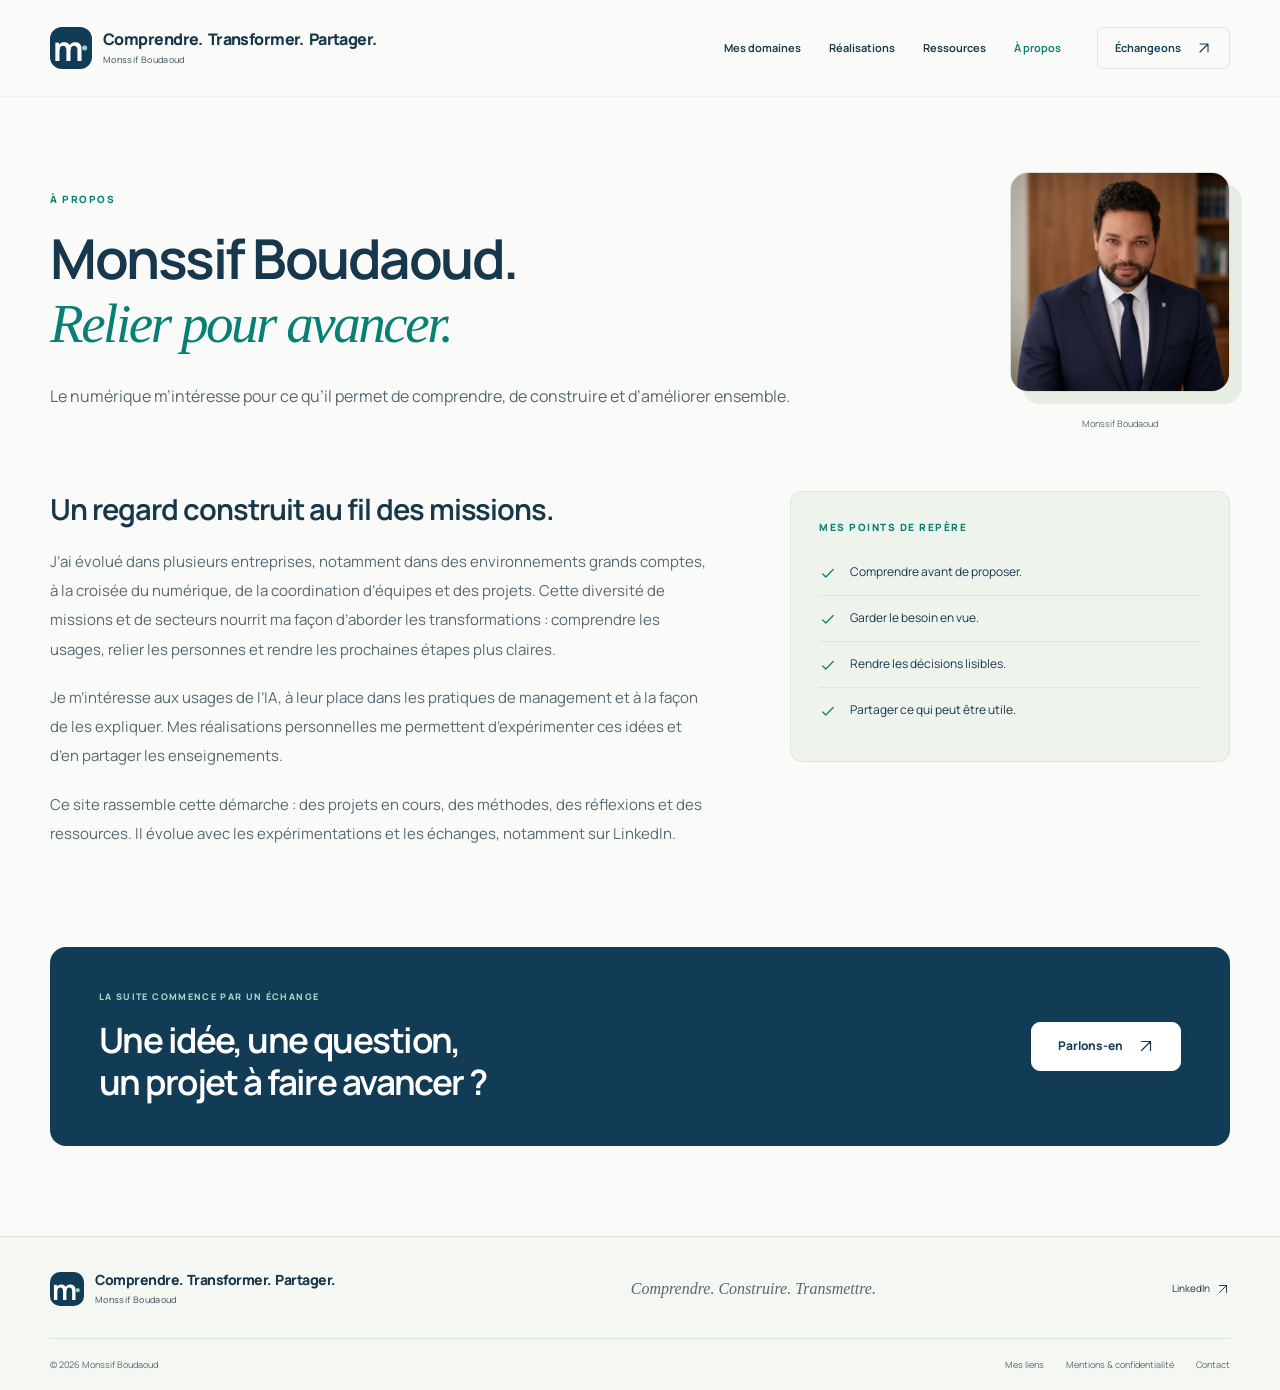
<file: a-propos/index.html>
<!DOCTYPE html><html lang="fr" style="--navy:#123b55;--teal:#087f75"><head><meta charset="UTF-8"><meta name="viewport" content="width=device-width, initial-scale=1"><meta name="theme-color" content="#123b55"><title>À propos — Comprendre. Transformer. Partager.</title><meta name="description" content="Monssif Boudaoud : un parcours transverse dans le numérique, la coordination et les projets. Comprendre les usages, construire et transmettre."><link rel="canonical" href="https://www.monssif-tech.com/a-propos/"><link rel="icon" href="/favicon.svg" type="image/svg+xml"><meta property="og:type" content="website"><meta property="og:locale" content="fr_FR"><meta property="og:title" content="À propos — Comprendre. Transformer. Partager."><meta property="og:description" content="Monssif Boudaoud : un parcours transverse dans le numérique, la coordination et les projets. Comprendre les usages, construire et transmettre."><meta property="og:url" content="https://www.monssif-tech.com/a-propos/"><meta property="og:site_name" content="Comprendre. Transformer. Partager."><meta property="og:image" content="https://www.monssif-tech.com/images/social-cover.png"><meta property="og:image:width" content="1200"><meta property="og:image:height" content="630"><meta property="og:image:alt" content="Comprendre. Transformer. Partager. — Transformation numérique, management et transmission"><meta name="twitter:card" content="summary_large_image"><script type="application/ld+json">{"@context":"https://schema.org","@type":"WebSite","name":"Comprendre. Transformer. Partager.","url":"https://www.monssif-tech.com","description":"Monssif Boudaoud : un parcours transverse dans le numérique, la coordination et les projets. Comprendre les usages, construire et transmettre."}</script><style>@font-face{font-family:Manrope Variable;font-style:normal;font-display:swap;font-weight:200 800;src:url([data-uri])format("woff2-variations");unicode-range:U+460-52F,U+1C80-1C8A,U+20B4,U+2DE0-2DFF,U+A640-A69F,U+FE2E-FE2F}@font-face{font-family:Manrope Variable;font-style:normal;font-display:swap;font-weight:200 800;src:url(/assets/manrope-cyrillic-wght-normal.Dvxsihut.woff2)format("woff2-variations");unicode-range:U+301,U+400-45F,U+490-491,U+4B0-4B1,U+2116}@font-face{font-family:Manrope Variable;font-style:normal;font-display:swap;font-weight:200 800;src:url(/assets/manrope-greek-wght-normal.DL7QRZyv.woff2)format("woff2-variations");unicode-range:U+370-377,U+37A-37F,U+384-38A,U+38C,U+38E-3A1,U+3A3-3FF}@font-face{font-family:Manrope Variable;font-style:normal;font-display:swap;font-weight:200 800;src:url(/assets/manrope-vietnamese-wght-normal.usUDDRr7.woff2)format("woff2-variations");unicode-range:U+102-103,U+110-111,U+128-129,U+168-169,U+1A0-1A1,U+1AF-1B0,U+300-301,U+303-304,U+308-309,U+323,U+329,U+1EA0-1EF9,U+20AB}@font-face{font-family:Manrope Variable;font-style:normal;font-display:swap;font-weight:200 800;src:url(/assets/manrope-latin-ext-wght-normal.Ch3YOpNY.woff2)format("woff2-variations");unicode-range:U+100-2BA,U+2BD-2C5,U+2C7-2CC,U+2CE-2D7,U+2DD-2FF,U+304,U+308,U+329,U+1D00-1DBF,U+1E00-1E9F,U+1EF2-1EFF,U+2020,U+20A0-20AB,U+20AD-20C0,U+2113,U+2C60-2C7F,U+A720-A7FF}@font-face{font-family:Manrope Variable;font-style:normal;font-display:swap;font-weight:200 800;src:url(/assets/manrope-latin-wght-normal.DHIcAJRg.woff2)format("woff2-variations");unicode-range:U+??,U+131,U+152-153,U+2BB-2BC,U+2C6,U+2DA,U+2DC,U+304,U+308,U+329,U+2000-206F,U+20AC,U+2122,U+2191,U+2193,U+2212,U+2215,U+FEFF,U+FFFD}@media print{.header,.footer,.contact-band,.article-aside,.filters,.back-link,.article-end,.menu-toggle{display:none!important}body{color:#111!important;background:#fff!important}.container{width:100%!important;max-width:none!important}.article-layout{display:block!important}.article-header,.page-intro{padding:0 0 20px!important}h1{font-size:30pt!important}h2{font-size:20pt!important}p,li{color:#222!important}.prose{font-size:11pt!important}.prose a{text-decoration:underline!important}a[href^=https]:after{content:" (" attr(href) ")";font-size:8pt}h2,h3{break-after:avoid}img,figure{break-inside:avoid}.project-visual{max-height:220px}.author-line{margin-bottom:20px}}:root{--navy:#123b55;--teal:#087f75;--ink:#17384c;--muted:#566873;--paper:#fafbf8;--white:#fff;--line:#dce4e2;--mint:#e5f2ec;--soft:#eff3f0;--serif:Georgia, "Times New Roman", serif;--radius:20px}*{box-sizing:border-box}html{scroll-behavior:smooth;scroll-padding-top:110px}body{background:var(--paper);color:var(--ink);-webkit-font-smoothing:antialiased;margin:0;font-family:Manrope Variable,Manrope,Arial,sans-serif;font-size:15px;line-height:1.7}a{color:inherit;text-decoration:none}button,input,select{font:inherit}button,a,input,select{-webkit-tap-highlight-color:transparent}button{cursor:pointer}button:disabled{cursor:default}img{max-width:100%;height:auto;display:block}svg{vertical-align:middle;flex-shrink:0}figure,h1,h2,h3,h4,p{margin:0}h1,h2,h3,h4{letter-spacing:-.045em;font-weight:650;line-height:1.15}h1{font-size:clamp(42px,5.4vw,78px)}h2{font-size:clamp(31px,3.2vw,46px)}h3{font-size:23px}p{color:var(--muted)}em{font-family:var(--serif);letter-spacing:-.045em;color:var(--teal);font-weight:400}::selection{color:var(--navy);background:#c2e9d9}:focus-visible{outline:3px solid var(--teal);outline-offset:5px;border-radius:4px}[hidden]{display:none!important}.container{width:min(1180px,100% - 80px);margin-inline:auto}.section{padding-block:98px}.eyebrow{color:var(--teal);letter-spacing:.15em;font-size:10px;font-weight:800;line-height:1.5;display:block}.sr-only,.skip-link:not(:focus){clip:rect(0, 0, 0, 0);white-space:nowrap;border:0;width:1px;height:1px;margin:-1px;padding:0;position:absolute;overflow:hidden}.skip-link{z-index:100;background:var(--navy);color:#fff;padding:12px 18px;position:fixed;top:12px;left:12px}.legacy-anchor{scroll-margin-top:110px}.button,.text-link{justify-content:center;align-items:center;gap:14px;font-size:12px;font-weight:750;display:inline-flex}.button{border:1px solid var(--navy);background:var(--navy);color:#fff;border-radius:9px;min-height:49px;padding:13px 22px;transition:transform .2s,background .2s;box-shadow:0 4px 10px #17384c09}.button:hover{background:#245771;transform:translateY(-2px)}.button.secondary{color:var(--navy);border-color:var(--line);background:0 0}.button.light{color:var(--navy);background:#fff;border-color:#fff}.text-link{justify-content:flex-start;gap:12px;line-height:1.5}.text-link svg,.round-arrow{transition:transform .2s}.text-link:hover svg,.project-card-link:hover .round-arrow{transform:translate(3px,-2px)}.actions{flex-wrap:wrap;align-items:center;gap:24px;display:flex}.header{z-index:30;background:color-mix(in srgb, var(--paper) 95%, transparent);backdrop-filter:blur(15px);border-bottom:1px solid #17384c0c;position:sticky;top:0}.header-inner{justify-content:space-between;align-items:center;gap:30px;height:96px;display:flex}.brand{letter-spacing:-.035em;flex-shrink:0;align-items:center;gap:11px;font-size:16px;font-weight:800;line-height:1.2;display:inline-flex}.brand small{color:var(--muted);letter-spacing:.04em;margin-top:6px;font-size:9px;font-weight:500;display:block}.brand>span:last-child{min-width:0}.brand-slogan{flex-wrap:nowrap;gap:.3em;display:flex}.brand-slogan>span{white-space:nowrap}.brand-mark{flex-shrink:0}@media (width<=900px){.brand-slogan{flex-direction:column;gap:0;line-height:1.15}}.header .brand{max-width:calc(100% - 100px)}.brand-mark{background:var(--navy);color:#fff;letter-spacing:-.12em;border-radius:12px;justify-content:center;align-items:center;width:42px;height:42px;padding-right:5px;font-size:34px;font-weight:700;line-height:1;display:inline-flex}.brand-mark>span{color:#8bddc4;align-self:flex-end;margin-bottom:5px;font-size:35px}.navigation{align-items:center;gap:28px;font-size:11px;font-weight:650;display:flex}.navigation>a{padding-block:10px}.navigation>a[aria-current],.navigation>a:hover{color:var(--teal)}.navigation .nav-contact{border:1px solid var(--line);color:var(--navy);border-radius:7px;align-items:center;gap:15px;margin-left:8px;padding:11px 17px;display:flex}.menu-toggle{border:1px solid var(--line);color:var(--navy);background:0 0;border-radius:7px;padding:9px 12px;font-size:12px;font-weight:700;display:none}.menu-toggle span{margin-left:8px}.hero{grid-template-columns:1.12fr 1fr;align-items:center;gap:35px;min-height:660px;padding-block:65px 80px;display:grid}.hero-eyebrow{letter-spacing:.1em;align-items:center;gap:8px;font-size:9px;display:flex}.live-dot{background:var(--teal);border-radius:50%;width:6px;height:6px;box-shadow:0 0 0 4px #087f750a}.hero h1{letter-spacing:-.06em;margin:24px 0;font-size:clamp(46px,5.5vw,78px);line-height:1.07}.hero h1 em{white-space:nowrap;font-size:.89em;display:inline-block}.hero-copy>p{max-width:455px;font-size:15px;line-height:1.9}.hero .actions{gap:24px;margin-top:30px}.hero-signature{align-items:center;gap:13px;margin-top:41px;font-size:10px;font-weight:750;display:flex}.hero-signature small{color:var(--muted);margin-top:2px;font-size:9px;font-weight:500;display:block}.signature-line{background:var(--teal);width:28px;height:1px}.hero-art{isolation:isolate;justify-content:center;align-items:center;min-height:430px;display:flex;position:relative}.hero-art:before{content:"";z-index:-2;background:radial-gradient(#cce5d68c,#0000 69%);position:absolute;inset:8% -2% 0}.orbit{z-index:-1;border:1px solid #bfd4c94d;border-radius:50%;width:375px;height:375px;position:absolute}.orbit-two{border-style:dashed;border-color:#bfd4c94d;width:470px;height:470px}.hero-window{background:#fff;border:1px solid #d1ded8;border-radius:15px;width:96%;overflow:hidden;transform:rotate(-3deg);box-shadow:0 25px 55px #274c3b13}.window-bar{background:#fcfdfa;border-bottom:1px solid #e9eeea;align-items:center;gap:4px;height:33px;padding:0 14px;display:flex}.window-bar>span{background:#d8e0da;border-radius:50%;width:5px;height:5px}.window-bar small{letter-spacing:.15em;color:#65786f;margin-left:auto;font-size:7px}.hero-window .project-visual{aspect-ratio:1.5;border-radius:0}.hero-window .mini-app{width:94%;height:91%;box-shadow:none;border:0;transform:none}.art-label{z-index:3;background:#fff;border:1px solid #dde8e1;border-radius:8px;align-items:center;gap:7px;padding:10px 13px;font-size:10px;display:flex;position:absolute;box-shadow:0 7px 20px #274c3b08}.art-label-top{top:26px;right:15px;transform:rotate(3deg)}.art-label svg{color:var(--teal)}.art-note{background:#fff;border:1px solid #dce7df;border-radius:10px;align-items:center;gap:12px;padding:16px 22px;font-size:11px;font-weight:750;display:flex;position:absolute;bottom:23px;left:15px;transform:rotate(2deg);box-shadow:0 12px 28px #274c3b10}.art-note small{color:var(--muted);margin-top:3px;font-size:8px;font-weight:500;display:block}.note-icon{background:var(--mint);width:33px;height:33px;color:var(--teal);border-radius:50%;justify-content:center;align-items:center;display:flex}.art-caption{text-align:center;letter-spacing:.15em;color:#677c70;font-size:6.7px;font-weight:650;position:absolute;bottom:-20px;left:0;right:0}.conviction{border-block:1px solid var(--line);justify-content:space-between;align-items:center;gap:30px;padding:28px 0 30px;display:flex}.conviction>span{color:var(--muted);font-size:10px;font-weight:700}.conviction p{letter-spacing:-.025em;font-size:19px;line-height:1.6}.conviction strong{color:var(--navy);font-weight:650}.conviction svg{color:var(--teal)}.section-heading{justify-content:space-between;align-items:flex-end;gap:36px;margin-bottom:34px;display:flex}.section-heading h2{margin-top:13px}.section-heading>.text-link{white-space:nowrap;margin-bottom:5px}.heading-aside{max-width:290px;font-size:12px;line-height:1.8}.heading-aside .text-link{margin-top:18px}.domain-grid{grid-template-columns:repeat(3,minmax(0,1fr));gap:20px;display:grid}.domain-card{border:1px solid var(--line);background:#fff;border-radius:13px;flex-direction:column;padding:28px 27px 24px;transition:transform .25s,border-color .25s;display:flex}.domain-card:hover{border-color:#8ebcaf;transform:translateY(-5px)}.domain-card-top{justify-content:space-between;align-items:center;margin-bottom:30px;display:flex}.icon-tile{background:var(--mint);width:44px;height:44px;color:var(--teal);border-radius:12px;justify-content:center;align-items:center;display:inline-flex}.index{color:#6e8277;letter-spacing:.1em;font-size:10px}.domain-card h3{max-width:230px;font-size:19px;line-height:1.4}.domain-card>p{margin-top:14px;margin-bottom:25px;font-size:12px;line-height:1.85}.card-discover{border-top:1px solid #edf0ed;justify-content:space-between;align-items:center;margin-top:auto;padding-top:17px;font-size:10px;font-weight:750;display:flex}.work-section{background:#eff3f0;border-block:1px solid #e4eae5}.project-grid{grid-template-columns:repeat(3,minmax(0,1fr));gap:22px;display:grid}.project-card{background:#fff;border:1px solid #dce5df;border-radius:14px;min-width:0;overflow:hidden}.project-card-link{height:100%;transition:background .25s;display:block}.project-card-link:hover{background:#fdfefc}.project-visual{aspect-ratio:1.45;color:#264c40;background:#ddebe3;justify-content:center;align-items:center;display:flex;position:relative;overflow:hidden}.project-visual.manager{background:linear-gradient(130deg,#deeee5,#d5e8df)}.mini-app{background:#fcfdfb;border:1px solid #cbdcd3;border-radius:9px;width:86%;height:79%;font-family:Manrope Variable,Arial,sans-serif;display:flex;overflow:hidden;transform:translate(5%,10%)rotate(-4deg);box-shadow:0 16px 35px #2f514316}.mini-sidebar{background:#f2f6f1;border-right:1px solid #e7ece6;flex-direction:column;flex-shrink:0;align-items:center;gap:16px;width:40px;padding-top:14px;display:flex}.mini-sidebar b{color:#254f40;letter-spacing:-.12em;font-size:21px;line-height:1.3}.mini-sidebar b span{color:#70ad91}.mini-sidebar i{background:#d4dfd5;border-radius:2px;width:12px;height:5px}.mini-sidebar i.active{background:#80b29a}.mini-main{flex:1;min-width:0;padding:18px}.mini-top{letter-spacing:.12em;color:#667f70;justify-content:space-between;align-items:center;margin-bottom:14px;font-size:5px;font-weight:800;display:flex}.mini-dot{background:#dfece1;border-radius:50%;width:11px;height:11px}.mini-main h4{letter-spacing:-.04em;color:#234b3b;font-size:15px}.mini-main>p{color:#718074;margin-top:4px;font-size:5.5px}.mini-tabs{color:#6f8375;border-bottom:1px solid #e2e9e0;gap:10px;height:18px;margin-top:15px;font-size:5px;display:flex}.mini-tabs .active{color:#274e3d;border-bottom:2px solid #649379}.mini-task{color:#35513c;border-bottom:1px solid #edf0e8;align-items:center;gap:7px;padding:10px 0;font-size:6px;display:flex}.mini-task small{color:#7a8c7c;margin-top:2px;font-size:4.5px;display:block}.mini-task>b{color:#557855;background:#eaf1e6;border-radius:3px;margin-left:auto;padding:2px 5px;font-size:5px}.check-square{color:#4d7858;background:#d6e9d9;border-radius:3px;justify-content:center;align-items:center;width:11px;height:11px;display:inline-flex}.check-square.empty{background:0 0;border:1px solid #c6d6c4}.mini-insight{color:#647d56;background:#eff4e9;border-radius:4px;align-items:center;gap:8px;margin-top:11px;padding:8px;font-size:6px;display:flex}.mini-insight>span{font-size:15px}.mini-insight strong{color:#3c633f;font-weight:650}.project-card-content{padding:21px 22px 26px}.card-meta{color:var(--muted);justify-content:space-between;align-items:center;gap:8px;font-size:8px;display:flex}.status{color:#3b5c4e;white-space:nowrap;background:#eaf2ec;border:1px solid #d4e1d6;border-radius:5px;justify-content:center;align-items:center;padding:3px 7px;font-size:8px;font-weight:650;display:inline-flex}.card-title{justify-content:space-between;align-items:center;gap:8px;margin-top:15px;display:flex}.card-title h3{font-size:20px}.round-arrow{background:#f1f5f0;border-radius:50%;justify-content:center;align-items:center;width:30px;height:30px;display:flex}.project-card-content>p{margin-top:10px;font-size:11px;line-height:1.9}.project-visual.\31 23zio{background:#e8edf6}.choice-art{text-align:center;color:#35455e;align-self:stretch;width:100%;padding:25px 15px 17px}.choice-logo{letter-spacing:-.06em;font-size:23px;font-weight:800;line-height:1}.choice-logo>span{color:#5255a1}.choice-art>p{color:#677388;margin-top:9px;font-size:7px}.podium{justify-content:center;align-items:flex-end;gap:5px;margin:20px 0 14px;display:flex}.podium>div{border:1px solid #ffffff80;border-radius:8px 8px 4px 4px;flex-direction:column;justify-content:center;align-items:center;width:54px;display:flex;box-shadow:inset 1px 1px #ffffff80,0 5px 12px #33425a10}.podium span{font-size:25px;font-weight:800;line-height:1.2}.podium small{margin-top:5px;font-size:5px;font-weight:700}.silver{background:linear-gradient(120deg,#edf2f8,#bdcddf);height:65px}.gold{color:#725916;background:linear-gradient(120deg,#fff1ad,#e0bb54);height:91px}.bronze{color:#7a523a;background:linear-gradient(120deg,#f8e2cc,#d3a486);height:49px}.choice-bottom{letter-spacing:.05em;color:#56677e;font-size:6px}.project-visual.wellbeing{background:#f3ecdf}.wellbeing-art{text-align:center;isolation:isolate;color:#675e3e;flex-direction:column;justify-content:center;align-self:stretch;align-items:center;width:100%;height:100%;display:flex;position:relative}.sun-disc{z-index:-2;background:linear-gradient(#dfc48d,#ead9b6);border-radius:50%;width:105px;height:105px;position:absolute;top:22px;right:15%}.wellbeing-arc{z-index:-1;background:#e1e3d1;border-radius:50%;width:120%;height:120%;position:absolute;top:48%;left:0;transform:rotate(-12deg)}.wellbeing-caption{letter-spacing:.17em;color:#72663f;margin-top:45px;margin-bottom:15px;font-size:6px}.wellbeing-art h4{font-family:var(--serif);letter-spacing:-.04em;font-size:36px;font-weight:400;line-height:1.05}.wellbeing-bottom{color:#606648;margin-top:18px;font-size:6px}.resource-grid{grid-template-columns:repeat(2,minmax(0,1fr));gap:23px;display:grid}.resource-card-link{border:1px solid var(--line);background:#fff;border-radius:13px;flex-direction:column;min-width:0;padding:28px 30px;display:flex}.resource-card-top{color:var(--muted);justify-content:space-between;align-items:center;gap:10px;margin-bottom:28px;font-size:9px;display:flex}.tag{color:#426650;background:#edf3ed;border-radius:4px;align-items:center;padding:3px 9px;font-size:9px;font-weight:700;line-height:1.7;display:inline-flex}.resource-theme{letter-spacing:.11em;font-size:8px}.resource-card h3{max-width:420px;margin-top:10px;font-size:23px;line-height:1.35}.resource-card-link:hover h3{color:var(--teal)}.resource-card-link>p{margin:13px 0 25px;font-size:12px;line-height:1.9}.resource-card-bottom{color:var(--muted);border-top:1px solid #e9eeea;justify-content:space-between;align-items:center;gap:10px;margin-top:auto;padding-top:16px;font-size:9px;display:flex}.resource-read{color:var(--navy);padding:5px}.linkedin-strip{border:1px solid var(--line);background:#f4f7f2;border-radius:9px;align-items:center;gap:17px;margin-top:26px;padding:22px 25px;display:flex}.linkedin-icon{letter-spacing:-.07em;color:#31546b;font-size:23px;font-weight:800}.linkedin-strip p{color:var(--navy);font-size:12px;font-weight:650}.linkedin-strip small{color:var(--muted);margin-top:3px;font-size:10px;font-weight:450;display:block}.linkedin-strip .text-link{white-space:nowrap;margin-left:auto;font-size:11px}.about-strip{border-top:1px solid var(--line);grid-template-columns:1fr 1fr;gap:100px;padding:50px 0 80px;display:grid}.about-strip h2{margin-top:15px;font-size:32px}.about-strip p{margin-bottom:19px;font-size:13px;line-height:1.9}.contact-band{background:var(--navy);color:#fff;border-radius:16px;justify-content:space-between;align-items:center;gap:30px;margin-bottom:90px;padding:43px 49px;display:flex}.contact-band .eyebrow{color:#a6d8c9;font-size:9px}.contact-band h2{margin-top:15px;font-size:35px;line-height:1.2}.contact-band .button{flex-shrink:0;min-width:150px}.footer{border-top:1px solid var(--line);background:#f5f7f2;padding-top:35px}.footer-top{justify-content:space-between;align-items:center;gap:30px;padding-bottom:32px;display:flex}.footer-top .brand-mark{border-radius:10px;width:34px;height:34px;font-size:28px}.footer-top .brand-mark>span{margin-bottom:4px;font-size:28px}.footer-top .brand{font-size:14px}.footer-top>p{font-family:var(--serif);color:var(--muted);font-size:16px;font-style:italic}.footer-social{gap:22px;font-size:10px;display:flex}.footer-social a{align-items:center;gap:6px;display:inline-flex}.footer-bottom{border-top:1px solid var(--line);color:var(--muted);justify-content:space-between;gap:20px;padding-block:18px;font-size:9px;display:flex}.footer-bottom>div{gap:22px;display:flex}.footer a:hover{color:var(--teal)}.page-intro{padding:75px 0 56px}.page-intro h1{margin-top:20px;font-size:clamp(38px,4.6vw,66px);line-height:1.12}.page-intro>p{max-width:650px;margin-top:25px;font-size:15px;line-height:1.9}.page-intro>.button{margin-top:30px}.anchor-nav{flex-wrap:wrap;gap:14px;margin-top:30px;display:flex}.anchor-nav a{border:1px solid var(--line);background:#fff;border-radius:6px;align-items:center;gap:15px;padding:9px 15px;font-size:11px;display:flex}.catalog{padding-bottom:90px}.catalog-note{max-width:750px;margin-top:24px;font-size:11px;line-height:1.9}.domain-detail{border-top:1px solid var(--line);grid-template-columns:1fr 1.2fr;gap:100px;padding-block:65px;display:grid}.domain-detail-title .large{width:62px;height:62px;margin-top:25px;display:flex}.domain-detail h2{margin-top:25px;font-size:36px}.domain-detail-title>p{margin-top:20px;font-size:13px;line-height:1.9}.domain-detail-body>h3{margin:10px 0 20px;font-size:20px}.domain-detail-body .resource-grid{margin-bottom:30px}.domain-detail-body .project-card{max-width:420px}.domain-detail:last-of-type{margin-bottom:45px}.principles{margin:0;padding:0;list-style:none}.principles li{border-bottom:1px solid var(--line);align-items:flex-start;gap:13px;padding:12px 0;font-size:13px;display:flex}.principles svg{color:var(--teal);margin-top:3px}.example-box{background:var(--mint);border-radius:10px;margin:28px 0 35px;padding:25px}.example-box>p{color:#3d6054;margin-top:13px;font-size:12px;line-height:1.9}.single{grid-template-columns:1fr}.detail-intro{padding-top:45px}.back-link{color:var(--muted);margin-bottom:35px;font-size:11px;display:inline-block}.back-link:hover{color:var(--teal)}.detail-heading{justify-content:space-between;align-items:flex-start;gap:25px;display:flex}.detail-heading h1{margin-top:16px;font-size:clamp(38px,4.5vw,64px)}.detail-heading .status{margin-top:10px;padding:5px 10px;font-size:10px}.lead{max-width:760px;margin-top:25px;font-size:16px;line-height:1.9}.project-facts{border-block:1px solid var(--line);grid-template-columns:1.3fr 1fr 1fr;gap:30px;margin-top:36px;padding-block:22px;display:grid}.project-facts span{letter-spacing:.1em;color:var(--muted);font-size:8px;font-weight:650;display:block}.project-facts strong{margin-top:6px;font-size:11px;font-weight:650;display:block}.project-figure{margin:35px 0 55px}.project-figure>.project-visual{aspect-ratio:2.9;border-radius:16px}.project-figure .mini-app{width:470px;height:300px;max-height:90%;transform:translateY(15px)rotate(-3deg)}.project-figure .mini-main{padding:24px}.project-figure .mini-main h4{font-size:23px}.project-figure .mini-main>p{font-size:8px}.project-figure .mini-top{font-size:7px}.project-figure .mini-task{padding:12px 0;font-size:8px}.project-figure .mini-task small{font-size:6px}.project-figure .mini-tabs{font-size:7px}.project-figure .mini-insight{font-size:8px}.project-figure .choice-art{padding:30px}.project-figure .choice-logo{font-size:34px}.project-figure .choice-art>p{font-size:10px}.project-figure .podium>div{width:80px}.project-figure .podium .silver{height:100px}.project-figure .podium .gold{height:140px}.project-figure .podium .bronze{height:75px}.project-figure .podium small{font-size:8px}.project-figure .podium span{font-size:36px}.project-figure .choice-bottom{font-size:9px}.project-figure .wellbeing-art h4{font-size:62px}.project-figure .wellbeing-caption,.project-figure .wellbeing-bottom{font-size:9px}.project-figure .sun-disc{width:220px;height:220px;top:10%;right:26%}.project-figure .wellbeing-arc{height:160%;top:55%}.project-figure figcaption,.prose figcaption{color:var(--muted);text-align:center;margin-top:10px;font-size:9px}.article-layout{grid-template-columns:minmax(0,740px) 240px;justify-content:space-between;gap:65px;padding-bottom:70px;display:grid}.prose{font-size:15px;line-height:1.95}.prose h2{letter-spacing:-.035em;margin:38px 0 18px;font-size:29px;line-height:1.3}.prose h2:first-child{margin-top:0}.prose h3{margin:28px 0 13px;font-size:21px}.prose p{margin-bottom:19px}.prose a:not(.button):not(.text-link){text-underline-offset:4px;color:var(--teal);text-decoration:underline}.prose ul,.prose ol{color:var(--muted);margin-bottom:25px;padding-left:24px}.prose li{margin:8px 0;padding-left:4px}.prose strong{color:var(--navy);font-weight:750}.prose blockquote{border-left:3px solid var(--teal);background:var(--mint);border-radius:0 10px 10px 0;margin:30px 0;padding:10px 23px}.prose blockquote p{font-family:var(--serif);color:var(--navy);margin:0;font-size:22px;line-height:1.6}.prose img{border:1px solid var(--line);border-radius:10px}.prose .actions{margin-top:30px}.article-aside{border-top:1px solid var(--teal);background:#eff4ee;border-radius:0 0 9px 9px;align-self:start;padding:23px;position:sticky;top:125px}.article-aside p{margin:17px 0;font-size:12px;line-height:1.9}.article-aside .text-link{font-size:10px}.article-header{max-width:950px;padding:45px 0}.article-header h1{max-width:920px;margin-top:23px;font-size:clamp(35px,4.5vw,62px);line-height:1.2}.article-tags{color:var(--teal);align-items:center;gap:14px;font-size:10px;display:flex}.article-tags .tag{font-size:9px}.article-header .lead{max-width:800px;font-size:17px}.author-line{align-items:center;gap:12px;margin-top:30px;display:flex}.author-initials{width:38px;height:38px;color:var(--teal);background:#e4eee6;border-radius:50%;justify-content:center;align-items:center;font-size:10px;font-weight:750;display:flex}.author-line strong{font-size:11px;display:block}.author-line>div>span{color:var(--muted);margin-top:2px;font-size:10px;display:block}.article-end{background:var(--mint);border-radius:10px;margin-top:45px;padding:27px}.article-end h2{margin-top:14px;font-size:26px}.article-end p{font-size:13px}.resource-library{padding-bottom:80px}.filters{border:1px solid var(--line);background:#eef3ef;border-radius:12px;grid-template-columns:minmax(200px,1.5fr) 1fr .8fr auto;align-items:stretch;gap:12px;padding:18px;display:grid}.search-field{align-items:center;gap:10px;display:flex;position:relative}.search-field>svg{color:var(--teal);pointer-events:none;position:absolute;left:14px}.search-field input{width:100%;height:100%;min-height:54px;color:var(--navy);background:#fff;border:1px solid #dce5dd;border-radius:7px;padding:13px 12px 13px 44px;font-size:11px}.select-field{background:#fff;border:1px solid #dce5dd;border-radius:7px;min-width:0;padding:6px 10px 5px}.select-field label{color:var(--muted);font-size:8px;display:block}.select-field select{width:100%;color:var(--navy);background:#fff;border:0;padding:3px 15px 3px 0;font-size:10px}.filter-reset{color:var(--teal);background:0 0;border:0;padding:8px;font-size:10px;font-weight:650}.results-line{justify-content:space-between;align-items:center;gap:15px;margin:25px 0;font-size:10px;display:flex}.results-line>span{color:var(--muted)}.resource-promise{border-top:1px solid var(--line);color:var(--teal);align-items:center;gap:18px;margin-top:40px;padding-top:30px;display:flex}.resource-promise p{color:var(--navy);font-size:13px}.resource-promise small{max-width:720px;color:var(--muted);margin-top:5px;font-size:11px;display:block}.empty-state{text-align:center;background:#eff4ee;border-radius:12px;padding:55px 20px}.empty-state h2{margin:20px 0 10px;font-size:25px}.empty-state p{font-size:13px}.empty-state .button{margin-top:25px}.about-hero{grid-template-columns:1fr 220px;align-items:center;gap:80px;padding:75px 0 60px;display:grid}.about-hero h1{margin-top:20px;font-size:clamp(36px,4.3vw,62px)}.portrait-frame{max-width:220px;position:relative}.portrait-frame img{aspect-ratio:1;object-fit:cover;border:1px solid #d7ded5;border-radius:18px;width:220px;box-shadow:12px 12px #e6eee4}.portrait-frame figcaption{color:var(--muted);text-align:center;margin-top:24px;font-size:9px}.about-body{grid-template-columns:1.5fr 1fr;gap:80px;padding-bottom:80px;display:grid}.principle-panel{border:1px solid var(--line);background:#eef3ec;border-radius:12px;align-self:start;padding:28px}.principle-panel .eyebrow{margin-bottom:15px}.principle-panel .principles li{font-size:12px}.principle-panel .principles li:last-child{border:0}.contact-grid{grid-template-columns:1fr 1fr;gap:25px;padding-bottom:100px;display:grid}.contact-card{border:1px solid var(--line);background:#fff;border-radius:15px;padding:35px;transition:border-color .2s}.contact-card:hover{border-color:#83aa97}.contact-card>.eyebrow{margin-top:28px}.contact-card h2{overflow-wrap:anywhere;margin-top:13px;font-size:26px;line-height:1.4}.contact-card>p{margin:15px 0 28px;font-size:12px}.links-page{text-align:center;max-width:600px;padding:65px 0 90px}.links-page>.brand-mark{margin-bottom:23px}.links-page h1{margin:15px 0;font-size:36px;line-height:1.3}.links-page>p{font-size:13px}.bio-links{text-align:left;gap:13px;margin-top:35px;display:grid}.bio-links a{border:1px solid var(--line);background:#fff;border-radius:10px;justify-content:space-between;align-items:center;gap:20px;padding:18px 22px;font-size:13px;font-weight:750;display:flex}.bio-links small{color:var(--muted);margin-top:4px;font-size:10px;font-weight:450;display:block}.bio-links a:hover{border-color:var(--teal);background:#f3f8f1}.narrow{max-width:800px}.legal{max-width:800px;padding-bottom:80px;font-size:13px}.legal h2{font-size:24px}@media (prefers-reduced-motion:no-preference){.hero-copy{animation:.7s ease-out both arrive}.hero-art{animation:.9s ease-out .12s both arrive}.art-label-top{animation:8s ease-in-out infinite label-float}.art-note{animation:9s ease-in-out infinite note-float}@keyframes arrive{0%{opacity:0;transform:translateY(12px)}to{opacity:1;transform:translateY(0)}}@keyframes label-float{0%,to{transform:translateY(0)rotate(3deg)}50%{transform:translateY(-5px)rotate(3deg)}}@keyframes note-float{0%,to{transform:translateY(0)rotate(2deg)}50%{transform:translateY(4px)rotate(2deg)}}}@media (width>=1500px){.hero{min-height:710px}.hero h1{font-size:84px}.hero-art{min-height:460px}}@media (width<=1100px){.container{width:calc(100% - 60px)}.navigation{gap:18px}.hero{gap:25px;min-height:600px}.hero h1{font-size:60px}.hero .actions{gap:18px}.hero .button{padding:12px 16px;font-size:11px}.hero .text-link{font-size:11px}.orbit{width:310px;height:310px}.orbit-two{width:390px;height:390px}.domain-card{padding:23px}.domain-card h3{font-size:18px}.card-meta{font-size:7px}.project-card-content{padding:19px}.card-title h3{font-size:18px}.domain-detail{gap:55px}.article-layout{grid-template-columns:minmax(0,1fr) 220px;gap:40px}.filters{grid-template-columns:1.3fr 1fr .8fr}.filter-reset{grid-column:1/-1;justify-self:end;padding:0}.project-grid{gap:16px}.about-body{gap:45px}}@media (width<=900px){.header-inner{height:78px}.menu-toggle{display:block}.navigation{background:var(--paper);border-bottom:1px solid var(--line);padding:18px 30px;display:none;position:absolute;top:78px;left:0;right:0;box-shadow:0 16px 24px #17384c0b}.navigation.is-open{flex-direction:column;align-items:stretch;gap:0;display:flex}.navigation>a{padding:13px 0}.navigation .nav-contact{justify-content:space-between;margin:10px 0 3px}.hero{grid-template-columns:1fr 1fr;min-height:570px;padding-block:55px}.hero h1{font-size:49px}.hero-copy>p{font-size:13px}.hero-eyebrow{font-size:7px}.hero .actions{flex-direction:column;align-items:flex-start;gap:18px}.hero-art{min-height:350px}.hero-window{width:100%}.hero-window .mini-app{width:97%;height:97%}.hero-window .mini-main{padding:13px}.hero-window .mini-main h4{font-size:12px}.art-label{padding:8px;font-size:8px;top:5px}.art-note{gap:8px;padding:12px;font-size:9px;bottom:5px;left:0}.art-note small{font-size:6px}.art-caption{font-size:5px;bottom:-20px}.orbit{width:250px;height:250px}.orbit-two{width:320px;height:320px}.section{padding-block:70px}.domain-grid{gap:13px}.domain-card{padding:20px}.domain-card-top{margin-bottom:20px}.domain-card h3{font-size:16px}.domain-card>p{font-size:11px}.project-grid{grid-template-columns:repeat(2,minmax(0,1fr))}.project-grid .project-card:last-child{grid-column:auto}.project-grid .project-card:only-child{max-width:500px}.project-grid .project-card:last-child:nth-child(3){grid-column:1/-1;width:calc(50% - 8px);display:block}.conviction p{font-size:17px}.conviction>span{font-size:9px}.resource-card-link{padding:24px}.resource-card h3{font-size:21px}.about-strip{gap:40px}.contact-band{padding:35px}.contact-band h2{font-size:30px}.footer-top>p{display:none}.project-figure>.project-visual{aspect-ratio:2.5}.domain-detail{grid-template-columns:1fr 1fr;gap:40px}.domain-detail h2{font-size:29px}.about-hero{grid-template-columns:1fr 170px;gap:35px}.portrait-frame img{width:170px}.about-hero h1{font-size:43px}.about-hero .lead{font-size:14px}.contact-card{padding:27px}.contact-card h2{font-size:22px}}@media (width<=650px){.container{width:calc(100% - 40px)}h2{font-size:32px}.brand{font-size:14px}.brand small{font-size:8px}.brand-mark{width:37px;height:37px;font-size:30px}.brand-mark>span{font-size:30px}.hero{grid-template-columns:1fr;gap:28px;padding-block:45px 52px}.hero h1{margin:22px 0;font-size:clamp(47px,10.8vw,67px)}.hero h1 em{font-size:.91em}.hero-eyebrow{letter-spacing:.07em;font-size:7px}.hero-copy>p{max-width:440px;font-size:14px}.hero .actions{flex-direction:row;align-items:center;gap:18px;margin-top:25px}.hero .button{gap:9px;padding:12px 15px;font-size:10px}.hero .text-link{gap:7px;font-size:10px}.hero-signature{margin-top:28px}.hero-art{width:100%;max-width:470px;min-height:340px;margin-inline:auto}.hero-window{width:90%;max-width:400px}.hero-window .mini-app{width:94%;height:91%}.hero-window .mini-main{padding:17px}.hero-window .mini-main h4{font-size:15px}.art-label-top{font-size:9px;top:5px;right:0}.art-note{padding:12px 15px;font-size:10px;bottom:5px;left:5px}.art-note small{font-size:7px}.art-caption{font-size:5.5px;bottom:-20px}.orbit{width:280px;height:280px}.orbit-two{width:330px;height:330px}.conviction{flex-wrap:wrap;align-items:flex-start;gap:12px;padding-block:23px;position:relative}.conviction>span{width:100%;font-size:9px}.conviction>p{font-size:18px}.conviction>svg{width:23px;height:23px;position:absolute;top:24px;right:0}.section{padding-block:58px}.section-heading{margin-bottom:28px;display:block}.section-heading>.text-link{white-space:normal;margin-top:20px}.section-heading h2{font-size:32px}.heading-aside{max-width:100%;margin-top:22px}.heading-aside p{font-size:12px}.domain-grid,.project-grid,.resource-grid{grid-template-columns:1fr}.domain-card{padding:25px}.domain-card h3{max-width:100%;font-size:20px}.domain-card>p{margin-bottom:20px;font-size:12px}.domain-card-top{margin-bottom:23px}.domain-card .card-discover{font-size:11px}.project-grid .project-card:last-child:nth-child(3){grid-column:auto;width:auto}.project-card-content{padding:24px}.card-meta{font-size:9px}.card-title h3{font-size:23px}.project-card-content>p{font-size:12px}.project-visual{aspect-ratio:1.55}.mini-app{height:83%}.mini-main h4{font-size:17px}.mini-top,.mini-main>p{font-size:6px}.mini-task{font-size:7px}.mini-task small{font-size:5px}.mini-insight{font-size:7px}.choice-art{padding:28px}.choice-logo{font-size:30px}.choice-art>p{font-size:8px}.podium{margin-top:23px}.podium>div{width:62px}.podium .silver{height:70px}.podium .gold{height:98px}.podium .bronze{height:54px}.choice-bottom{font-size:7px}.wellbeing-art h4{font-size:44px}.wellbeing-caption,.wellbeing-bottom{font-size:7px}.sun-disc{width:130px;height:130px}.resource-card-link{padding:26px}.resource-card h3{font-size:24px}.resource-card-top{margin-bottom:25px}.resource-card-link>p{font-size:12px}.resource-card-bottom{font-size:9px}.linkedin-strip{flex-wrap:wrap;gap:13px;padding:20px}.linkedin-strip p{flex:1;font-size:11px}.linkedin-strip small{font-size:9px}.linkedin-strip .text-link{margin-left:34px;font-size:10px}.about-strip{border:0;grid-template-columns:1fr;gap:22px;padding:10px 0 55px}.about-strip h2{font-size:30px}.contact-band{border-radius:13px;flex-direction:column;align-items:flex-start;gap:24px;margin-bottom:55px;padding:29px 25px}.contact-band h2{font-size:29px}.contact-band .eyebrow{font-size:7px}.contact-band .button{min-width:140px;font-size:11px}.footer-top{flex-wrap:wrap;gap:22px;padding-bottom:25px}.footer-social{gap:20px;font-size:10px}.footer-bottom{flex-direction:column;gap:12px;font-size:9px}.footer-bottom>div{flex-wrap:wrap;gap:20px}.page-intro{padding:45px 0 35px}.page-intro h1{margin-top:18px;font-size:clamp(36px,8.8vw,52px);line-height:1.15}.page-intro>p{margin-top:22px;font-size:14px}.anchor-nav{gap:8px;margin-top:25px}.anchor-nav a{gap:8px;padding:8px 11px;font-size:10px}.domain-detail{grid-template-columns:1fr;gap:28px;padding-block:35px}.domain-detail h2{font-size:32px}.domain-detail-title>p{font-size:13px}.domain-detail-title .large{margin-top:23px}.domain-detail-body .project-card{max-width:none}.domain-detail:last-of-type{margin-bottom:25px}.catalog{padding-bottom:55px}.catalog-note{font-size:10px}.detail-intro{padding-top:30px}.back-link{margin-bottom:25px;font-size:10px}.detail-heading{display:block}.detail-heading h1{margin-top:13px;font-size:41px}.detail-heading .status{margin-top:22px;font-size:9px}.detail-heading .eyebrow{font-size:8px}.lead{margin-top:20px;font-size:14px}.project-facts{grid-template-columns:1fr 1fr;gap:18px;margin-top:25px}.project-facts strong{font-size:10px}.project-facts>div:last-child{grid-column:1/-1}.project-figure{margin:25px 0 35px}.project-figure>.project-visual{aspect-ratio:1.5}.project-figure .mini-app{width:90%;height:84%;transform:translate(3%,10%)rotate(-3deg)}.project-figure .mini-main{padding:17px}.project-figure .mini-main h4{font-size:17px}.project-figure .mini-top{font-size:5px}.project-figure .mini-main>p{font-size:6px}.project-figure .mini-task{padding:9px 0;font-size:6px}.project-figure .mini-task small{font-size:5px}.project-figure .mini-tabs{font-size:6px}.project-figure .mini-insight{font-size:7px}.project-figure .choice-art{padding:23px 15px}.project-figure .choice-logo{font-size:26px}.project-figure .choice-art>p{font-size:7px}.project-figure .podium{margin-top:15px}.project-figure .podium>div{width:60px}.project-figure .podium .silver{height:62px}.project-figure .podium .gold{height:88px}.project-figure .podium .bronze{height:46px}.project-figure .podium span{font-size:27px}.project-figure .podium small,.project-figure .choice-bottom{font-size:6px}.project-figure .wellbeing-art h4{font-size:43px}.project-figure .sun-disc{width:140px;height:140px;right:15%}.project-figure .wellbeing-caption,.project-figure .wellbeing-bottom{font-size:7px}.article-layout{grid-template-columns:1fr;gap:30px;padding-bottom:40px}.article-aside{padding:22px;position:static}.prose{font-size:14px;line-height:1.95}.prose h2{font-size:26px}.prose h3{font-size:20px}.prose blockquote p{font-size:21px}.article-header{padding:30px 0 35px}.article-header h1{margin-top:20px;font-size:36px;line-height:1.23}.article-header .lead{font-size:14px}.article-tags{gap:10px;font-size:8px}.author-line{margin-top:25px}.filters{grid-template-columns:1fr 1fr;gap:10px;padding:13px}.search-field{grid-column:1/-1}.search-field input{font-size:11px}.filter-reset{font-size:10px}.results-line{font-size:9px}.results-line>span{display:none}.resource-promise{align-items:flex-start}.resource-promise p{font-size:12px}.resource-promise small{font-size:10px}.resource-library{padding-bottom:55px}.about-hero{grid-template-columns:1fr;gap:28px;padding:45px 0 35px}.about-hero h1{font-size:39px}.portrait-frame{max-width:150px}.portrait-frame img{border-radius:13px;width:150px;box-shadow:8px 8px #e6eee4}.portrait-frame figcaption{margin-top:18px;font-size:8px}.about-body{grid-template-columns:1fr;gap:28px;padding-bottom:50px}.contact-grid{grid-template-columns:1fr;gap:18px;padding-bottom:55px}.contact-card{padding:26px}.contact-card h2{font-size:24px}.links-page{padding-block:45px 60px}.links-page h1{font-size:32px}.bio-links a{padding:17px 18px;font-size:12px}.legal{padding-bottom:55px}.legal h2{font-size:23px}}@media (width<=370px){.container{width:calc(100% - 32px)}.hero h1{font-size:44px}.hero .actions{gap:17px}.hero .button{padding-inline:11px;font-size:9px}.hero .text-link{font-size:9px}.hero-art{min-height:300px}.orbit-two{width:290px;height:290px}.hero-window .mini-main h4{font-size:13px}.hero-window .mini-main{padding:12px}.hero-window .mini-insight{font-size:6px}.art-note{font-size:9px}.art-note small,.hero-eyebrow{font-size:6px}.resource-card-link{padding:22px}.resource-card h3{font-size:22px}.contact-card h2{font-size:21px}}@media (prefers-reduced-motion:reduce){html{scroll-behavior:auto}*,:before,:after{transition:none!important;animation:none!important}}.resource-cover{aspect-ratio:16/9;object-fit:cover;border-radius:7px;width:100%;margin-bottom:22px}@media (width<=650px){.hero h1 em{white-space:normal}}.resource-card{min-width:0}.resource-card-link{height:100%;transition:border-color .2s,box-shadow .2s}.resource-card-link:hover{border-color:#8ebcaf;box-shadow:0 8px 22px #17384c08}.resource-read{color:var(--teal);align-items:center;gap:9px;font-size:11px;font-weight:750;display:inline-flex}.project-visual.resolve{background:linear-gradient(135deg,#dce8ed,#d3e9e0)}.resolve-art{text-align:center;width:82%;padding:22px 0}.resolve-label{letter-spacing:.14em;font-size:11px;font-weight:800}.resolve-controller{background:#17384c;border-radius:16px;max-width:300px;margin:16px auto 12px;padding:16px;transform:rotate(-3deg);box-shadow:0 16px 28px #17384c25}.resolve-keys{grid-template-columns:repeat(4,1fr);gap:8px;display:grid}.resolve-keys span{color:#123b55;background:#edf6f2;border-radius:5px;place-items:center;height:32px;font-size:17px;display:grid}.resolve-strip{color:#ddf3ec;letter-spacing:.05em;background:#315567;border-radius:4px;margin-top:12px;padding:8px 0;font-size:8px}.resolve-dials{justify-content:space-around;margin-top:12px;display:flex}.resolve-dials i{background:#122e40;border:4px solid #7da59e;border-radius:50%;width:23px;height:23px}.resolve-caption{color:#345747;font-size:10px}.project-open{border-top:1px solid var(--line);color:var(--teal);justify-content:space-between;align-items:center;gap:12px;margin-top:18px;padding-top:14px;font-size:11px;font-weight:750;display:flex}.project-card-frozen,.project-card-frozen:hover{cursor:default;background:0 0}.project-card-frozen .round-arrow,.project-card-frozen .project-open svg{visibility:hidden}.project-card-frozen .project-open{color:var(--muted)}.project-pending{color:var(--muted);margin-top:8px;font-size:11px;line-height:1.6;display:block}.article-toc{margin-bottom:32px}.article-toc ol{margin:18px 0 0;padding:0;list-style:none}.article-toc li+li{margin-top:14px}.article-toc a{color:var(--ink);font-size:13px;line-height:1.65}.article-toc a:hover{color:var(--teal);text-decoration:underline}.prose{overflow-wrap:anywhere;min-width:0}.prose table{border-collapse:collapse;max-width:100%;margin:26px 0;font-size:14px;line-height:1.6;display:block;overflow-x:auto}.prose th,.prose td{border:1px solid var(--line);text-align:left;vertical-align:top;min-width:145px;padding:14px}.prose th{color:var(--ink);background:#eef4f2}.prose figure{margin:32px 0}.prose figure img{border:1px solid var(--line);border-radius:12px;max-width:100%;height:auto;display:block}.prose figcaption{color:var(--muted);margin-top:10px;font-size:12px;line-height:1.7}.prose code{overflow-wrap:anywhere;white-space:normal}
</style></head><body><a class="skip-link" href="#contenu">Aller au contenu</a><header class="header"><div class="container header-inner"><a href="/" class="brand" aria-label="Comprendre. Transformer. Partager., accueil"><span class="brand-mark">m<span>·</span></span><span class="brand-copy"><span class="brand-slogan"><span>Comprendre.</span><span>Transformer.</span><span>Partager.</span></span><small>Monssif Boudaoud</small></span></a><button class="menu-toggle" type="button" aria-expanded="false" aria-controls="navigation">Menu <span aria-hidden="true">☰</span></button><nav id="navigation" class="navigation" aria-label="Navigation principale"><a href="/domaines/">Mes domaines</a><a href="/realisations/">Réalisations</a><a href="/ressources/">Ressources</a><a href="/a-propos/" aria-current="page">À propos</a><a class="nav-contact" href="/contact/">Échangeons <svg width="16" height="16" viewBox="0 0 24 24" fill="none" stroke="currentColor" stroke-width="1.6" stroke-linecap="round" stroke-linejoin="round" aria-hidden="true"><path d="M6 18 18 6M6 6h12v12"></path></svg></a></nav></div></header><main id="contenu"><section class="container about-hero"><div><span class="eyebrow">À PROPOS</span><h1>Monssif Boudaoud.<br><em>Relier pour avancer.</em></h1><p class="lead">Le numérique m’intéresse pour ce qu’il permet de comprendre, de construire et d’améliorer ensemble.</p></div><figure class="portrait-frame"><img src="/images/monssif-boudaoud.jpg" width="480" height="480" alt="Portrait de Monssif Boudaoud"><figcaption>Monssif Boudaoud</figcaption></figure></section><div class="container about-body"><div class="prose"><h2>Un regard construit au fil des missions.</h2><p>J’ai évolué dans plusieurs entreprises, notamment dans des environnements grands comptes, à la croisée du numérique, de la coordination d’équipes et des projets. Cette diversité de missions et de secteurs nourrit ma façon d’aborder les transformations : comprendre les usages, relier les personnes et rendre les prochaines étapes plus claires.</p><p>Je m’intéresse aux usages de l’IA, à leur place dans les pratiques de management et à la façon de les expliquer. Mes réalisations personnelles me permettent d’expérimenter ces idées et d’en partager les enseignements.</p><p>Ce site rassemble cette démarche : des projets en cours, des méthodes, des réflexions et des ressources. Il évolue avec les expérimentations et les échanges, notamment sur LinkedIn.</p></div><aside class="principle-panel"><span class="eyebrow">MES POINTS DE REPÈRE</span><ul class="principles"><li><svg width="18" height="18" viewBox="0 0 24 24" fill="none" stroke="currentColor" stroke-width="1.6" stroke-linecap="round" stroke-linejoin="round" aria-hidden="true"><path d="m5 12 4 4L19 6"></path></svg>Comprendre avant de proposer.</li><li><svg width="18" height="18" viewBox="0 0 24 24" fill="none" stroke="currentColor" stroke-width="1.6" stroke-linecap="round" stroke-linejoin="round" aria-hidden="true"><path d="m5 12 4 4L19 6"></path></svg>Garder le besoin en vue.</li><li><svg width="18" height="18" viewBox="0 0 24 24" fill="none" stroke="currentColor" stroke-width="1.6" stroke-linecap="round" stroke-linejoin="round" aria-hidden="true"><path d="m5 12 4 4L19 6"></path></svg>Rendre les décisions lisibles.</li><li><svg width="18" height="18" viewBox="0 0 24 24" fill="none" stroke="currentColor" stroke-width="1.6" stroke-linecap="round" stroke-linejoin="round" aria-hidden="true"><path d="m5 12 4 4L19 6"></path></svg>Partager ce qui peut être utile.</li></ul></aside></div><section class="container contact-band"><div><span class="eyebrow">LA SUITE COMMENCE PAR UN ÉCHANGE</span><h2>Une idée, une question,<br>un projet à faire avancer ?</h2></div><a class="button light" href="/contact/">Parlons-en <svg width="18" height="18" viewBox="0 0 24 24" fill="none" stroke="currentColor" stroke-width="1.6" stroke-linecap="round" stroke-linejoin="round" aria-hidden="true"><path d="M6 18 18 6M6 6h12v12"></path></svg></a></section></main><footer class="footer"><div class="container footer-top"><a href="/" class="brand"><span class="brand-mark">m<span>·</span></span><span class="brand-copy"><span class="brand-slogan"><span>Comprendre.</span><span>Transformer.</span><span>Partager.</span></span><small>Monssif Boudaoud</small></span></a><p>Comprendre. Construire. Transmettre.</p><div class="footer-social"><a href="https://www.linkedin.com/in/monssif-b-07267a15b" target="_blank" rel="noopener noreferrer">LinkedIn <svg width="14" height="14" viewBox="0 0 24 24" fill="none" stroke="currentColor" stroke-width="1.6" stroke-linecap="round" stroke-linejoin="round" aria-hidden="true"><path d="M6 18 18 6M6 6h12v12"></path></svg></a></div></div><div class="container footer-bottom"><span>© 2026 Monssif Boudaoud</span><div><a href="/liens/">Mes liens</a><a href="/mentions-legales/">Mentions & confidentialité</a><a href="/contact/">Contact</a></div></div></footer><script type="module">var e=document.querySelector(`.menu-toggle`),t=document.querySelector(`#navigation`),n=()=>{e?.setAttribute(`aria-expanded`,`false`),t?.classList.remove(`is-open`)};e?.addEventListener(`click`,()=>{let n=e.getAttribute(`aria-expanded`)!==`true`;e.setAttribute(`aria-expanded`,String(n)),t?.classList.toggle(`is-open`,n)}),document.addEventListener(`keydown`,t=>{t.key===`Escape`&&e?.getAttribute(`aria-expanded`)===`true`&&(n(),e.focus())}),t?.querySelectorAll(`a`).forEach(e=>e.addEventListener(`click`,n)),matchMedia(`(min-width: 901px)`).addEventListener(`change`,e=>{e.matches&&n()});</script><script type="module" src="https://static.cloudflareinsights.com/beacon.min.js" data-cf-beacon="{&quot;token&quot;:&quot;4463d455115e4bc1a1a7b5e951f271b6&quot;}"></script></body></html>
</file>
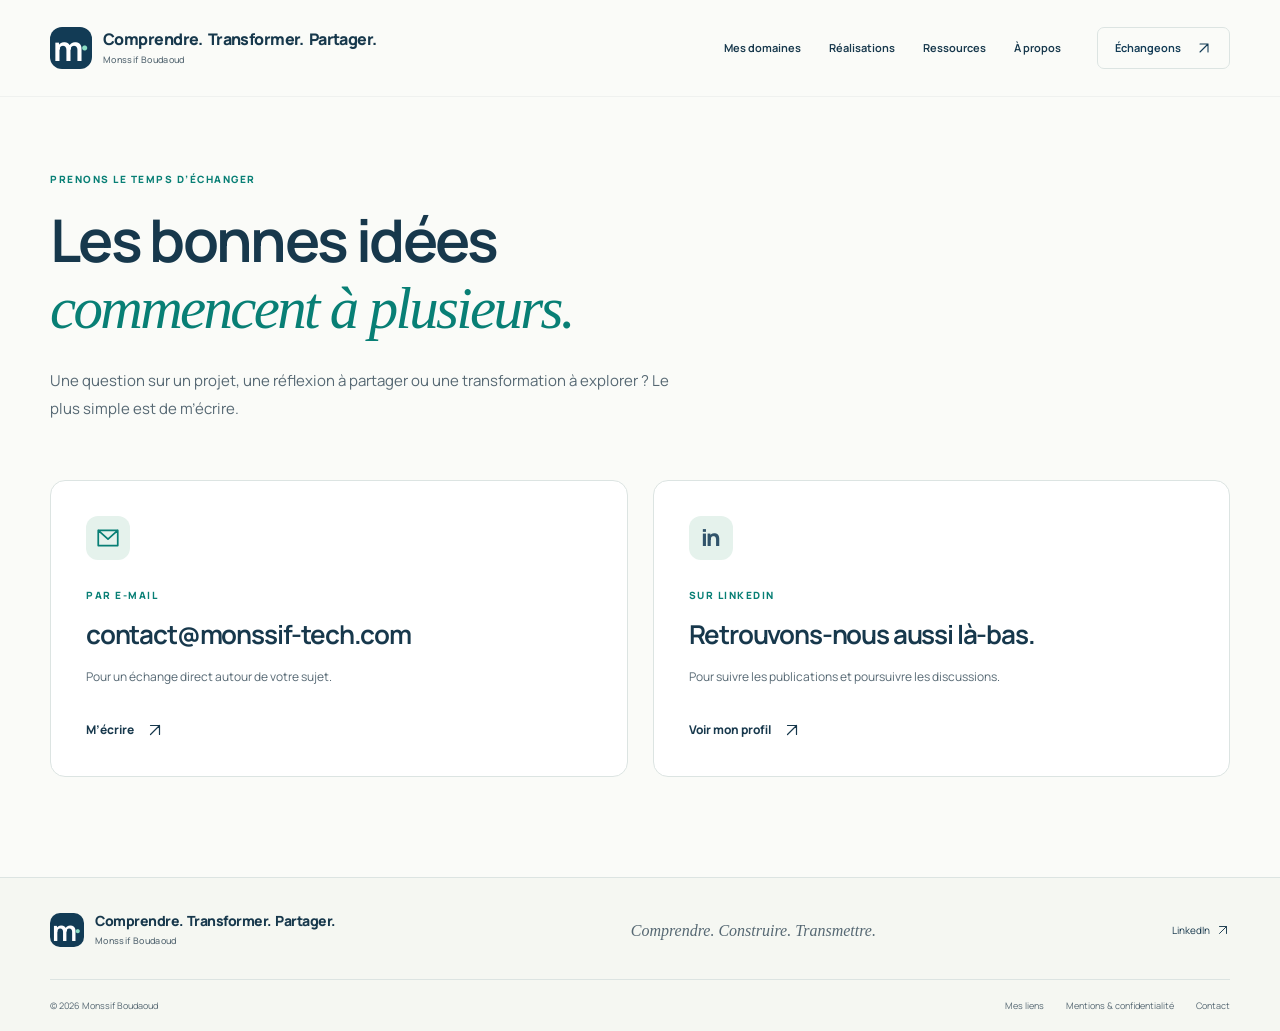
<file: contact/index.html>
<!DOCTYPE html><html lang="fr" style="--navy:#123b55;--teal:#087f75"><head><meta charset="UTF-8"><meta name="viewport" content="width=device-width, initial-scale=1"><meta name="theme-color" content="#123b55"><title>Contact — Comprendre. Transformer. Partager.</title><meta name="description" content="Échanger avec Monssif Boudaoud autour de la transformation numérique, de l’IA, du management ou d’une réalisation."><link rel="canonical" href="https://www.monssif-tech.com/contact/"><link rel="icon" href="/favicon.svg" type="image/svg+xml"><meta property="og:type" content="website"><meta property="og:locale" content="fr_FR"><meta property="og:title" content="Contact — Comprendre. Transformer. Partager."><meta property="og:description" content="Échanger avec Monssif Boudaoud autour de la transformation numérique, de l’IA, du management ou d’une réalisation."><meta property="og:url" content="https://www.monssif-tech.com/contact/"><meta property="og:site_name" content="Comprendre. Transformer. Partager."><meta property="og:image" content="https://www.monssif-tech.com/images/social-cover.png"><meta property="og:image:width" content="1200"><meta property="og:image:height" content="630"><meta property="og:image:alt" content="Comprendre. Transformer. Partager. — Transformation numérique, management et transmission"><meta name="twitter:card" content="summary_large_image"><script type="application/ld+json">{"@context":"https://schema.org","@type":"WebSite","name":"Comprendre. Transformer. Partager.","url":"https://www.monssif-tech.com","description":"Échanger avec Monssif Boudaoud autour de la transformation numérique, de l’IA, du management ou d’une réalisation."}</script><style>@font-face{font-family:Manrope Variable;font-style:normal;font-display:swap;font-weight:200 800;src:url([data-uri])format("woff2-variations");unicode-range:U+460-52F,U+1C80-1C8A,U+20B4,U+2DE0-2DFF,U+A640-A69F,U+FE2E-FE2F}@font-face{font-family:Manrope Variable;font-style:normal;font-display:swap;font-weight:200 800;src:url(/assets/manrope-cyrillic-wght-normal.Dvxsihut.woff2)format("woff2-variations");unicode-range:U+301,U+400-45F,U+490-491,U+4B0-4B1,U+2116}@font-face{font-family:Manrope Variable;font-style:normal;font-display:swap;font-weight:200 800;src:url(/assets/manrope-greek-wght-normal.DL7QRZyv.woff2)format("woff2-variations");unicode-range:U+370-377,U+37A-37F,U+384-38A,U+38C,U+38E-3A1,U+3A3-3FF}@font-face{font-family:Manrope Variable;font-style:normal;font-display:swap;font-weight:200 800;src:url(/assets/manrope-vietnamese-wght-normal.usUDDRr7.woff2)format("woff2-variations");unicode-range:U+102-103,U+110-111,U+128-129,U+168-169,U+1A0-1A1,U+1AF-1B0,U+300-301,U+303-304,U+308-309,U+323,U+329,U+1EA0-1EF9,U+20AB}@font-face{font-family:Manrope Variable;font-style:normal;font-display:swap;font-weight:200 800;src:url(/assets/manrope-latin-ext-wght-normal.Ch3YOpNY.woff2)format("woff2-variations");unicode-range:U+100-2BA,U+2BD-2C5,U+2C7-2CC,U+2CE-2D7,U+2DD-2FF,U+304,U+308,U+329,U+1D00-1DBF,U+1E00-1E9F,U+1EF2-1EFF,U+2020,U+20A0-20AB,U+20AD-20C0,U+2113,U+2C60-2C7F,U+A720-A7FF}@font-face{font-family:Manrope Variable;font-style:normal;font-display:swap;font-weight:200 800;src:url(/assets/manrope-latin-wght-normal.DHIcAJRg.woff2)format("woff2-variations");unicode-range:U+??,U+131,U+152-153,U+2BB-2BC,U+2C6,U+2DA,U+2DC,U+304,U+308,U+329,U+2000-206F,U+20AC,U+2122,U+2191,U+2193,U+2212,U+2215,U+FEFF,U+FFFD}@media print{.header,.footer,.contact-band,.article-aside,.filters,.back-link,.article-end,.menu-toggle{display:none!important}body{color:#111!important;background:#fff!important}.container{width:100%!important;max-width:none!important}.article-layout{display:block!important}.article-header,.page-intro{padding:0 0 20px!important}h1{font-size:30pt!important}h2{font-size:20pt!important}p,li{color:#222!important}.prose{font-size:11pt!important}.prose a{text-decoration:underline!important}a[href^=https]:after{content:" (" attr(href) ")";font-size:8pt}h2,h3{break-after:avoid}img,figure{break-inside:avoid}.project-visual{max-height:220px}.author-line{margin-bottom:20px}}:root{--navy:#123b55;--teal:#087f75;--ink:#17384c;--muted:#566873;--paper:#fafbf8;--white:#fff;--line:#dce4e2;--mint:#e5f2ec;--soft:#eff3f0;--serif:Georgia, "Times New Roman", serif;--radius:20px}*{box-sizing:border-box}html{scroll-behavior:smooth;scroll-padding-top:110px}body{background:var(--paper);color:var(--ink);-webkit-font-smoothing:antialiased;margin:0;font-family:Manrope Variable,Manrope,Arial,sans-serif;font-size:15px;line-height:1.7}a{color:inherit;text-decoration:none}button,input,select{font:inherit}button,a,input,select{-webkit-tap-highlight-color:transparent}button{cursor:pointer}button:disabled{cursor:default}img{max-width:100%;height:auto;display:block}svg{vertical-align:middle;flex-shrink:0}figure,h1,h2,h3,h4,p{margin:0}h1,h2,h3,h4{letter-spacing:-.045em;font-weight:650;line-height:1.15}h1{font-size:clamp(42px,5.4vw,78px)}h2{font-size:clamp(31px,3.2vw,46px)}h3{font-size:23px}p{color:var(--muted)}em{font-family:var(--serif);letter-spacing:-.045em;color:var(--teal);font-weight:400}::selection{color:var(--navy);background:#c2e9d9}:focus-visible{outline:3px solid var(--teal);outline-offset:5px;border-radius:4px}[hidden]{display:none!important}.container{width:min(1180px,100% - 80px);margin-inline:auto}.section{padding-block:98px}.eyebrow{color:var(--teal);letter-spacing:.15em;font-size:10px;font-weight:800;line-height:1.5;display:block}.sr-only,.skip-link:not(:focus){clip:rect(0, 0, 0, 0);white-space:nowrap;border:0;width:1px;height:1px;margin:-1px;padding:0;position:absolute;overflow:hidden}.skip-link{z-index:100;background:var(--navy);color:#fff;padding:12px 18px;position:fixed;top:12px;left:12px}.legacy-anchor{scroll-margin-top:110px}.button,.text-link{justify-content:center;align-items:center;gap:14px;font-size:12px;font-weight:750;display:inline-flex}.button{border:1px solid var(--navy);background:var(--navy);color:#fff;border-radius:9px;min-height:49px;padding:13px 22px;transition:transform .2s,background .2s;box-shadow:0 4px 10px #17384c09}.button:hover{background:#245771;transform:translateY(-2px)}.button.secondary{color:var(--navy);border-color:var(--line);background:0 0}.button.light{color:var(--navy);background:#fff;border-color:#fff}.text-link{justify-content:flex-start;gap:12px;line-height:1.5}.text-link svg,.round-arrow{transition:transform .2s}.text-link:hover svg,.project-card-link:hover .round-arrow{transform:translate(3px,-2px)}.actions{flex-wrap:wrap;align-items:center;gap:24px;display:flex}.header{z-index:30;background:color-mix(in srgb, var(--paper) 95%, transparent);backdrop-filter:blur(15px);border-bottom:1px solid #17384c0c;position:sticky;top:0}.header-inner{justify-content:space-between;align-items:center;gap:30px;height:96px;display:flex}.brand{letter-spacing:-.035em;flex-shrink:0;align-items:center;gap:11px;font-size:16px;font-weight:800;line-height:1.2;display:inline-flex}.brand small{color:var(--muted);letter-spacing:.04em;margin-top:6px;font-size:9px;font-weight:500;display:block}.brand>span:last-child{min-width:0}.brand-slogan{flex-wrap:nowrap;gap:.3em;display:flex}.brand-slogan>span{white-space:nowrap}.brand-mark{flex-shrink:0}@media (width<=900px){.brand-slogan{flex-direction:column;gap:0;line-height:1.15}}.header .brand{max-width:calc(100% - 100px)}.brand-mark{background:var(--navy);color:#fff;letter-spacing:-.12em;border-radius:12px;justify-content:center;align-items:center;width:42px;height:42px;padding-right:5px;font-size:34px;font-weight:700;line-height:1;display:inline-flex}.brand-mark>span{color:#8bddc4;align-self:flex-end;margin-bottom:5px;font-size:35px}.navigation{align-items:center;gap:28px;font-size:11px;font-weight:650;display:flex}.navigation>a{padding-block:10px}.navigation>a[aria-current],.navigation>a:hover{color:var(--teal)}.navigation .nav-contact{border:1px solid var(--line);color:var(--navy);border-radius:7px;align-items:center;gap:15px;margin-left:8px;padding:11px 17px;display:flex}.menu-toggle{border:1px solid var(--line);color:var(--navy);background:0 0;border-radius:7px;padding:9px 12px;font-size:12px;font-weight:700;display:none}.menu-toggle span{margin-left:8px}.hero{grid-template-columns:1.12fr 1fr;align-items:center;gap:35px;min-height:660px;padding-block:65px 80px;display:grid}.hero-eyebrow{letter-spacing:.1em;align-items:center;gap:8px;font-size:9px;display:flex}.live-dot{background:var(--teal);border-radius:50%;width:6px;height:6px;box-shadow:0 0 0 4px #087f750a}.hero h1{letter-spacing:-.06em;margin:24px 0;font-size:clamp(46px,5.5vw,78px);line-height:1.07}.hero h1 em{white-space:nowrap;font-size:.89em;display:inline-block}.hero-copy>p{max-width:455px;font-size:15px;line-height:1.9}.hero .actions{gap:24px;margin-top:30px}.hero-signature{align-items:center;gap:13px;margin-top:41px;font-size:10px;font-weight:750;display:flex}.hero-signature small{color:var(--muted);margin-top:2px;font-size:9px;font-weight:500;display:block}.signature-line{background:var(--teal);width:28px;height:1px}.hero-art{isolation:isolate;justify-content:center;align-items:center;min-height:430px;display:flex;position:relative}.hero-art:before{content:"";z-index:-2;background:radial-gradient(#cce5d68c,#0000 69%);position:absolute;inset:8% -2% 0}.orbit{z-index:-1;border:1px solid #bfd4c94d;border-radius:50%;width:375px;height:375px;position:absolute}.orbit-two{border-style:dashed;border-color:#bfd4c94d;width:470px;height:470px}.hero-window{background:#fff;border:1px solid #d1ded8;border-radius:15px;width:96%;overflow:hidden;transform:rotate(-3deg);box-shadow:0 25px 55px #274c3b13}.window-bar{background:#fcfdfa;border-bottom:1px solid #e9eeea;align-items:center;gap:4px;height:33px;padding:0 14px;display:flex}.window-bar>span{background:#d8e0da;border-radius:50%;width:5px;height:5px}.window-bar small{letter-spacing:.15em;color:#65786f;margin-left:auto;font-size:7px}.hero-window .project-visual{aspect-ratio:1.5;border-radius:0}.hero-window .mini-app{width:94%;height:91%;box-shadow:none;border:0;transform:none}.art-label{z-index:3;background:#fff;border:1px solid #dde8e1;border-radius:8px;align-items:center;gap:7px;padding:10px 13px;font-size:10px;display:flex;position:absolute;box-shadow:0 7px 20px #274c3b08}.art-label-top{top:26px;right:15px;transform:rotate(3deg)}.art-label svg{color:var(--teal)}.art-note{background:#fff;border:1px solid #dce7df;border-radius:10px;align-items:center;gap:12px;padding:16px 22px;font-size:11px;font-weight:750;display:flex;position:absolute;bottom:23px;left:15px;transform:rotate(2deg);box-shadow:0 12px 28px #274c3b10}.art-note small{color:var(--muted);margin-top:3px;font-size:8px;font-weight:500;display:block}.note-icon{background:var(--mint);width:33px;height:33px;color:var(--teal);border-radius:50%;justify-content:center;align-items:center;display:flex}.art-caption{text-align:center;letter-spacing:.15em;color:#677c70;font-size:6.7px;font-weight:650;position:absolute;bottom:-20px;left:0;right:0}.conviction{border-block:1px solid var(--line);justify-content:space-between;align-items:center;gap:30px;padding:28px 0 30px;display:flex}.conviction>span{color:var(--muted);font-size:10px;font-weight:700}.conviction p{letter-spacing:-.025em;font-size:19px;line-height:1.6}.conviction strong{color:var(--navy);font-weight:650}.conviction svg{color:var(--teal)}.section-heading{justify-content:space-between;align-items:flex-end;gap:36px;margin-bottom:34px;display:flex}.section-heading h2{margin-top:13px}.section-heading>.text-link{white-space:nowrap;margin-bottom:5px}.heading-aside{max-width:290px;font-size:12px;line-height:1.8}.heading-aside .text-link{margin-top:18px}.domain-grid{grid-template-columns:repeat(3,minmax(0,1fr));gap:20px;display:grid}.domain-card{border:1px solid var(--line);background:#fff;border-radius:13px;flex-direction:column;padding:28px 27px 24px;transition:transform .25s,border-color .25s;display:flex}.domain-card:hover{border-color:#8ebcaf;transform:translateY(-5px)}.domain-card-top{justify-content:space-between;align-items:center;margin-bottom:30px;display:flex}.icon-tile{background:var(--mint);width:44px;height:44px;color:var(--teal);border-radius:12px;justify-content:center;align-items:center;display:inline-flex}.index{color:#6e8277;letter-spacing:.1em;font-size:10px}.domain-card h3{max-width:230px;font-size:19px;line-height:1.4}.domain-card>p{margin-top:14px;margin-bottom:25px;font-size:12px;line-height:1.85}.card-discover{border-top:1px solid #edf0ed;justify-content:space-between;align-items:center;margin-top:auto;padding-top:17px;font-size:10px;font-weight:750;display:flex}.work-section{background:#eff3f0;border-block:1px solid #e4eae5}.project-grid{grid-template-columns:repeat(3,minmax(0,1fr));gap:22px;display:grid}.project-card{background:#fff;border:1px solid #dce5df;border-radius:14px;min-width:0;overflow:hidden}.project-card-link{height:100%;transition:background .25s;display:block}.project-card-link:hover{background:#fdfefc}.project-visual{aspect-ratio:1.45;color:#264c40;background:#ddebe3;justify-content:center;align-items:center;display:flex;position:relative;overflow:hidden}.project-visual.manager{background:linear-gradient(130deg,#deeee5,#d5e8df)}.mini-app{background:#fcfdfb;border:1px solid #cbdcd3;border-radius:9px;width:86%;height:79%;font-family:Manrope Variable,Arial,sans-serif;display:flex;overflow:hidden;transform:translate(5%,10%)rotate(-4deg);box-shadow:0 16px 35px #2f514316}.mini-sidebar{background:#f2f6f1;border-right:1px solid #e7ece6;flex-direction:column;flex-shrink:0;align-items:center;gap:16px;width:40px;padding-top:14px;display:flex}.mini-sidebar b{color:#254f40;letter-spacing:-.12em;font-size:21px;line-height:1.3}.mini-sidebar b span{color:#70ad91}.mini-sidebar i{background:#d4dfd5;border-radius:2px;width:12px;height:5px}.mini-sidebar i.active{background:#80b29a}.mini-main{flex:1;min-width:0;padding:18px}.mini-top{letter-spacing:.12em;color:#667f70;justify-content:space-between;align-items:center;margin-bottom:14px;font-size:5px;font-weight:800;display:flex}.mini-dot{background:#dfece1;border-radius:50%;width:11px;height:11px}.mini-main h4{letter-spacing:-.04em;color:#234b3b;font-size:15px}.mini-main>p{color:#718074;margin-top:4px;font-size:5.5px}.mini-tabs{color:#6f8375;border-bottom:1px solid #e2e9e0;gap:10px;height:18px;margin-top:15px;font-size:5px;display:flex}.mini-tabs .active{color:#274e3d;border-bottom:2px solid #649379}.mini-task{color:#35513c;border-bottom:1px solid #edf0e8;align-items:center;gap:7px;padding:10px 0;font-size:6px;display:flex}.mini-task small{color:#7a8c7c;margin-top:2px;font-size:4.5px;display:block}.mini-task>b{color:#557855;background:#eaf1e6;border-radius:3px;margin-left:auto;padding:2px 5px;font-size:5px}.check-square{color:#4d7858;background:#d6e9d9;border-radius:3px;justify-content:center;align-items:center;width:11px;height:11px;display:inline-flex}.check-square.empty{background:0 0;border:1px solid #c6d6c4}.mini-insight{color:#647d56;background:#eff4e9;border-radius:4px;align-items:center;gap:8px;margin-top:11px;padding:8px;font-size:6px;display:flex}.mini-insight>span{font-size:15px}.mini-insight strong{color:#3c633f;font-weight:650}.project-card-content{padding:21px 22px 26px}.card-meta{color:var(--muted);justify-content:space-between;align-items:center;gap:8px;font-size:8px;display:flex}.status{color:#3b5c4e;white-space:nowrap;background:#eaf2ec;border:1px solid #d4e1d6;border-radius:5px;justify-content:center;align-items:center;padding:3px 7px;font-size:8px;font-weight:650;display:inline-flex}.card-title{justify-content:space-between;align-items:center;gap:8px;margin-top:15px;display:flex}.card-title h3{font-size:20px}.round-arrow{background:#f1f5f0;border-radius:50%;justify-content:center;align-items:center;width:30px;height:30px;display:flex}.project-card-content>p{margin-top:10px;font-size:11px;line-height:1.9}.project-visual.\31 23zio{background:#e8edf6}.choice-art{text-align:center;color:#35455e;align-self:stretch;width:100%;padding:25px 15px 17px}.choice-logo{letter-spacing:-.06em;font-size:23px;font-weight:800;line-height:1}.choice-logo>span{color:#5255a1}.choice-art>p{color:#677388;margin-top:9px;font-size:7px}.podium{justify-content:center;align-items:flex-end;gap:5px;margin:20px 0 14px;display:flex}.podium>div{border:1px solid #ffffff80;border-radius:8px 8px 4px 4px;flex-direction:column;justify-content:center;align-items:center;width:54px;display:flex;box-shadow:inset 1px 1px #ffffff80,0 5px 12px #33425a10}.podium span{font-size:25px;font-weight:800;line-height:1.2}.podium small{margin-top:5px;font-size:5px;font-weight:700}.silver{background:linear-gradient(120deg,#edf2f8,#bdcddf);height:65px}.gold{color:#725916;background:linear-gradient(120deg,#fff1ad,#e0bb54);height:91px}.bronze{color:#7a523a;background:linear-gradient(120deg,#f8e2cc,#d3a486);height:49px}.choice-bottom{letter-spacing:.05em;color:#56677e;font-size:6px}.project-visual.wellbeing{background:#f3ecdf}.wellbeing-art{text-align:center;isolation:isolate;color:#675e3e;flex-direction:column;justify-content:center;align-self:stretch;align-items:center;width:100%;height:100%;display:flex;position:relative}.sun-disc{z-index:-2;background:linear-gradient(#dfc48d,#ead9b6);border-radius:50%;width:105px;height:105px;position:absolute;top:22px;right:15%}.wellbeing-arc{z-index:-1;background:#e1e3d1;border-radius:50%;width:120%;height:120%;position:absolute;top:48%;left:0;transform:rotate(-12deg)}.wellbeing-caption{letter-spacing:.17em;color:#72663f;margin-top:45px;margin-bottom:15px;font-size:6px}.wellbeing-art h4{font-family:var(--serif);letter-spacing:-.04em;font-size:36px;font-weight:400;line-height:1.05}.wellbeing-bottom{color:#606648;margin-top:18px;font-size:6px}.resource-grid{grid-template-columns:repeat(2,minmax(0,1fr));gap:23px;display:grid}.resource-card-link{border:1px solid var(--line);background:#fff;border-radius:13px;flex-direction:column;min-width:0;padding:28px 30px;display:flex}.resource-card-top{color:var(--muted);justify-content:space-between;align-items:center;gap:10px;margin-bottom:28px;font-size:9px;display:flex}.tag{color:#426650;background:#edf3ed;border-radius:4px;align-items:center;padding:3px 9px;font-size:9px;font-weight:700;line-height:1.7;display:inline-flex}.resource-theme{letter-spacing:.11em;font-size:8px}.resource-card h3{max-width:420px;margin-top:10px;font-size:23px;line-height:1.35}.resource-card-link:hover h3{color:var(--teal)}.resource-card-link>p{margin:13px 0 25px;font-size:12px;line-height:1.9}.resource-card-bottom{color:var(--muted);border-top:1px solid #e9eeea;justify-content:space-between;align-items:center;gap:10px;margin-top:auto;padding-top:16px;font-size:9px;display:flex}.resource-read{color:var(--navy);padding:5px}.linkedin-strip{border:1px solid var(--line);background:#f4f7f2;border-radius:9px;align-items:center;gap:17px;margin-top:26px;padding:22px 25px;display:flex}.linkedin-icon{letter-spacing:-.07em;color:#31546b;font-size:23px;font-weight:800}.linkedin-strip p{color:var(--navy);font-size:12px;font-weight:650}.linkedin-strip small{color:var(--muted);margin-top:3px;font-size:10px;font-weight:450;display:block}.linkedin-strip .text-link{white-space:nowrap;margin-left:auto;font-size:11px}.about-strip{border-top:1px solid var(--line);grid-template-columns:1fr 1fr;gap:100px;padding:50px 0 80px;display:grid}.about-strip h2{margin-top:15px;font-size:32px}.about-strip p{margin-bottom:19px;font-size:13px;line-height:1.9}.contact-band{background:var(--navy);color:#fff;border-radius:16px;justify-content:space-between;align-items:center;gap:30px;margin-bottom:90px;padding:43px 49px;display:flex}.contact-band .eyebrow{color:#a6d8c9;font-size:9px}.contact-band h2{margin-top:15px;font-size:35px;line-height:1.2}.contact-band .button{flex-shrink:0;min-width:150px}.footer{border-top:1px solid var(--line);background:#f5f7f2;padding-top:35px}.footer-top{justify-content:space-between;align-items:center;gap:30px;padding-bottom:32px;display:flex}.footer-top .brand-mark{border-radius:10px;width:34px;height:34px;font-size:28px}.footer-top .brand-mark>span{margin-bottom:4px;font-size:28px}.footer-top .brand{font-size:14px}.footer-top>p{font-family:var(--serif);color:var(--muted);font-size:16px;font-style:italic}.footer-social{gap:22px;font-size:10px;display:flex}.footer-social a{align-items:center;gap:6px;display:inline-flex}.footer-bottom{border-top:1px solid var(--line);color:var(--muted);justify-content:space-between;gap:20px;padding-block:18px;font-size:9px;display:flex}.footer-bottom>div{gap:22px;display:flex}.footer a:hover{color:var(--teal)}.page-intro{padding:75px 0 56px}.page-intro h1{margin-top:20px;font-size:clamp(38px,4.6vw,66px);line-height:1.12}.page-intro>p{max-width:650px;margin-top:25px;font-size:15px;line-height:1.9}.page-intro>.button{margin-top:30px}.anchor-nav{flex-wrap:wrap;gap:14px;margin-top:30px;display:flex}.anchor-nav a{border:1px solid var(--line);background:#fff;border-radius:6px;align-items:center;gap:15px;padding:9px 15px;font-size:11px;display:flex}.catalog{padding-bottom:90px}.catalog-note{max-width:750px;margin-top:24px;font-size:11px;line-height:1.9}.domain-detail{border-top:1px solid var(--line);grid-template-columns:1fr 1.2fr;gap:100px;padding-block:65px;display:grid}.domain-detail-title .large{width:62px;height:62px;margin-top:25px;display:flex}.domain-detail h2{margin-top:25px;font-size:36px}.domain-detail-title>p{margin-top:20px;font-size:13px;line-height:1.9}.domain-detail-body>h3{margin:10px 0 20px;font-size:20px}.domain-detail-body .resource-grid{margin-bottom:30px}.domain-detail-body .project-card{max-width:420px}.domain-detail:last-of-type{margin-bottom:45px}.principles{margin:0;padding:0;list-style:none}.principles li{border-bottom:1px solid var(--line);align-items:flex-start;gap:13px;padding:12px 0;font-size:13px;display:flex}.principles svg{color:var(--teal);margin-top:3px}.example-box{background:var(--mint);border-radius:10px;margin:28px 0 35px;padding:25px}.example-box>p{color:#3d6054;margin-top:13px;font-size:12px;line-height:1.9}.single{grid-template-columns:1fr}.detail-intro{padding-top:45px}.back-link{color:var(--muted);margin-bottom:35px;font-size:11px;display:inline-block}.back-link:hover{color:var(--teal)}.detail-heading{justify-content:space-between;align-items:flex-start;gap:25px;display:flex}.detail-heading h1{margin-top:16px;font-size:clamp(38px,4.5vw,64px)}.detail-heading .status{margin-top:10px;padding:5px 10px;font-size:10px}.lead{max-width:760px;margin-top:25px;font-size:16px;line-height:1.9}.project-facts{border-block:1px solid var(--line);grid-template-columns:1.3fr 1fr 1fr;gap:30px;margin-top:36px;padding-block:22px;display:grid}.project-facts span{letter-spacing:.1em;color:var(--muted);font-size:8px;font-weight:650;display:block}.project-facts strong{margin-top:6px;font-size:11px;font-weight:650;display:block}.project-figure{margin:35px 0 55px}.project-figure>.project-visual{aspect-ratio:2.9;border-radius:16px}.project-figure .mini-app{width:470px;height:300px;max-height:90%;transform:translateY(15px)rotate(-3deg)}.project-figure .mini-main{padding:24px}.project-figure .mini-main h4{font-size:23px}.project-figure .mini-main>p{font-size:8px}.project-figure .mini-top{font-size:7px}.project-figure .mini-task{padding:12px 0;font-size:8px}.project-figure .mini-task small{font-size:6px}.project-figure .mini-tabs{font-size:7px}.project-figure .mini-insight{font-size:8px}.project-figure .choice-art{padding:30px}.project-figure .choice-logo{font-size:34px}.project-figure .choice-art>p{font-size:10px}.project-figure .podium>div{width:80px}.project-figure .podium .silver{height:100px}.project-figure .podium .gold{height:140px}.project-figure .podium .bronze{height:75px}.project-figure .podium small{font-size:8px}.project-figure .podium span{font-size:36px}.project-figure .choice-bottom{font-size:9px}.project-figure .wellbeing-art h4{font-size:62px}.project-figure .wellbeing-caption,.project-figure .wellbeing-bottom{font-size:9px}.project-figure .sun-disc{width:220px;height:220px;top:10%;right:26%}.project-figure .wellbeing-arc{height:160%;top:55%}.project-figure figcaption,.prose figcaption{color:var(--muted);text-align:center;margin-top:10px;font-size:9px}.article-layout{grid-template-columns:minmax(0,740px) 240px;justify-content:space-between;gap:65px;padding-bottom:70px;display:grid}.prose{font-size:15px;line-height:1.95}.prose h2{letter-spacing:-.035em;margin:38px 0 18px;font-size:29px;line-height:1.3}.prose h2:first-child{margin-top:0}.prose h3{margin:28px 0 13px;font-size:21px}.prose p{margin-bottom:19px}.prose a:not(.button):not(.text-link){text-underline-offset:4px;color:var(--teal);text-decoration:underline}.prose ul,.prose ol{color:var(--muted);margin-bottom:25px;padding-left:24px}.prose li{margin:8px 0;padding-left:4px}.prose strong{color:var(--navy);font-weight:750}.prose blockquote{border-left:3px solid var(--teal);background:var(--mint);border-radius:0 10px 10px 0;margin:30px 0;padding:10px 23px}.prose blockquote p{font-family:var(--serif);color:var(--navy);margin:0;font-size:22px;line-height:1.6}.prose img{border:1px solid var(--line);border-radius:10px}.prose .actions{margin-top:30px}.article-aside{border-top:1px solid var(--teal);background:#eff4ee;border-radius:0 0 9px 9px;align-self:start;padding:23px;position:sticky;top:125px}.article-aside p{margin:17px 0;font-size:12px;line-height:1.9}.article-aside .text-link{font-size:10px}.article-header{max-width:950px;padding:45px 0}.article-header h1{max-width:920px;margin-top:23px;font-size:clamp(35px,4.5vw,62px);line-height:1.2}.article-tags{color:var(--teal);align-items:center;gap:14px;font-size:10px;display:flex}.article-tags .tag{font-size:9px}.article-header .lead{max-width:800px;font-size:17px}.author-line{align-items:center;gap:12px;margin-top:30px;display:flex}.author-initials{width:38px;height:38px;color:var(--teal);background:#e4eee6;border-radius:50%;justify-content:center;align-items:center;font-size:10px;font-weight:750;display:flex}.author-line strong{font-size:11px;display:block}.author-line>div>span{color:var(--muted);margin-top:2px;font-size:10px;display:block}.article-end{background:var(--mint);border-radius:10px;margin-top:45px;padding:27px}.article-end h2{margin-top:14px;font-size:26px}.article-end p{font-size:13px}.resource-library{padding-bottom:80px}.filters{border:1px solid var(--line);background:#eef3ef;border-radius:12px;grid-template-columns:minmax(200px,1.5fr) 1fr .8fr auto;align-items:stretch;gap:12px;padding:18px;display:grid}.search-field{align-items:center;gap:10px;display:flex;position:relative}.search-field>svg{color:var(--teal);pointer-events:none;position:absolute;left:14px}.search-field input{width:100%;height:100%;min-height:54px;color:var(--navy);background:#fff;border:1px solid #dce5dd;border-radius:7px;padding:13px 12px 13px 44px;font-size:11px}.select-field{background:#fff;border:1px solid #dce5dd;border-radius:7px;min-width:0;padding:6px 10px 5px}.select-field label{color:var(--muted);font-size:8px;display:block}.select-field select{width:100%;color:var(--navy);background:#fff;border:0;padding:3px 15px 3px 0;font-size:10px}.filter-reset{color:var(--teal);background:0 0;border:0;padding:8px;font-size:10px;font-weight:650}.results-line{justify-content:space-between;align-items:center;gap:15px;margin:25px 0;font-size:10px;display:flex}.results-line>span{color:var(--muted)}.resource-promise{border-top:1px solid var(--line);color:var(--teal);align-items:center;gap:18px;margin-top:40px;padding-top:30px;display:flex}.resource-promise p{color:var(--navy);font-size:13px}.resource-promise small{max-width:720px;color:var(--muted);margin-top:5px;font-size:11px;display:block}.empty-state{text-align:center;background:#eff4ee;border-radius:12px;padding:55px 20px}.empty-state h2{margin:20px 0 10px;font-size:25px}.empty-state p{font-size:13px}.empty-state .button{margin-top:25px}.about-hero{grid-template-columns:1fr 220px;align-items:center;gap:80px;padding:75px 0 60px;display:grid}.about-hero h1{margin-top:20px;font-size:clamp(36px,4.3vw,62px)}.portrait-frame{max-width:220px;position:relative}.portrait-frame img{aspect-ratio:1;object-fit:cover;border:1px solid #d7ded5;border-radius:18px;width:220px;box-shadow:12px 12px #e6eee4}.portrait-frame figcaption{color:var(--muted);text-align:center;margin-top:24px;font-size:9px}.about-body{grid-template-columns:1.5fr 1fr;gap:80px;padding-bottom:80px;display:grid}.principle-panel{border:1px solid var(--line);background:#eef3ec;border-radius:12px;align-self:start;padding:28px}.principle-panel .eyebrow{margin-bottom:15px}.principle-panel .principles li{font-size:12px}.principle-panel .principles li:last-child{border:0}.contact-grid{grid-template-columns:1fr 1fr;gap:25px;padding-bottom:100px;display:grid}.contact-card{border:1px solid var(--line);background:#fff;border-radius:15px;padding:35px;transition:border-color .2s}.contact-card:hover{border-color:#83aa97}.contact-card>.eyebrow{margin-top:28px}.contact-card h2{overflow-wrap:anywhere;margin-top:13px;font-size:26px;line-height:1.4}.contact-card>p{margin:15px 0 28px;font-size:12px}.links-page{text-align:center;max-width:600px;padding:65px 0 90px}.links-page>.brand-mark{margin-bottom:23px}.links-page h1{margin:15px 0;font-size:36px;line-height:1.3}.links-page>p{font-size:13px}.bio-links{text-align:left;gap:13px;margin-top:35px;display:grid}.bio-links a{border:1px solid var(--line);background:#fff;border-radius:10px;justify-content:space-between;align-items:center;gap:20px;padding:18px 22px;font-size:13px;font-weight:750;display:flex}.bio-links small{color:var(--muted);margin-top:4px;font-size:10px;font-weight:450;display:block}.bio-links a:hover{border-color:var(--teal);background:#f3f8f1}.narrow{max-width:800px}.legal{max-width:800px;padding-bottom:80px;font-size:13px}.legal h2{font-size:24px}@media (prefers-reduced-motion:no-preference){.hero-copy{animation:.7s ease-out both arrive}.hero-art{animation:.9s ease-out .12s both arrive}.art-label-top{animation:8s ease-in-out infinite label-float}.art-note{animation:9s ease-in-out infinite note-float}@keyframes arrive{0%{opacity:0;transform:translateY(12px)}to{opacity:1;transform:translateY(0)}}@keyframes label-float{0%,to{transform:translateY(0)rotate(3deg)}50%{transform:translateY(-5px)rotate(3deg)}}@keyframes note-float{0%,to{transform:translateY(0)rotate(2deg)}50%{transform:translateY(4px)rotate(2deg)}}}@media (width>=1500px){.hero{min-height:710px}.hero h1{font-size:84px}.hero-art{min-height:460px}}@media (width<=1100px){.container{width:calc(100% - 60px)}.navigation{gap:18px}.hero{gap:25px;min-height:600px}.hero h1{font-size:60px}.hero .actions{gap:18px}.hero .button{padding:12px 16px;font-size:11px}.hero .text-link{font-size:11px}.orbit{width:310px;height:310px}.orbit-two{width:390px;height:390px}.domain-card{padding:23px}.domain-card h3{font-size:18px}.card-meta{font-size:7px}.project-card-content{padding:19px}.card-title h3{font-size:18px}.domain-detail{gap:55px}.article-layout{grid-template-columns:minmax(0,1fr) 220px;gap:40px}.filters{grid-template-columns:1.3fr 1fr .8fr}.filter-reset{grid-column:1/-1;justify-self:end;padding:0}.project-grid{gap:16px}.about-body{gap:45px}}@media (width<=900px){.header-inner{height:78px}.menu-toggle{display:block}.navigation{background:var(--paper);border-bottom:1px solid var(--line);padding:18px 30px;display:none;position:absolute;top:78px;left:0;right:0;box-shadow:0 16px 24px #17384c0b}.navigation.is-open{flex-direction:column;align-items:stretch;gap:0;display:flex}.navigation>a{padding:13px 0}.navigation .nav-contact{justify-content:space-between;margin:10px 0 3px}.hero{grid-template-columns:1fr 1fr;min-height:570px;padding-block:55px}.hero h1{font-size:49px}.hero-copy>p{font-size:13px}.hero-eyebrow{font-size:7px}.hero .actions{flex-direction:column;align-items:flex-start;gap:18px}.hero-art{min-height:350px}.hero-window{width:100%}.hero-window .mini-app{width:97%;height:97%}.hero-window .mini-main{padding:13px}.hero-window .mini-main h4{font-size:12px}.art-label{padding:8px;font-size:8px;top:5px}.art-note{gap:8px;padding:12px;font-size:9px;bottom:5px;left:0}.art-note small{font-size:6px}.art-caption{font-size:5px;bottom:-20px}.orbit{width:250px;height:250px}.orbit-two{width:320px;height:320px}.section{padding-block:70px}.domain-grid{gap:13px}.domain-card{padding:20px}.domain-card-top{margin-bottom:20px}.domain-card h3{font-size:16px}.domain-card>p{font-size:11px}.project-grid{grid-template-columns:repeat(2,minmax(0,1fr))}.project-grid .project-card:last-child{grid-column:auto}.project-grid .project-card:only-child{max-width:500px}.project-grid .project-card:last-child:nth-child(3){grid-column:1/-1;width:calc(50% - 8px);display:block}.conviction p{font-size:17px}.conviction>span{font-size:9px}.resource-card-link{padding:24px}.resource-card h3{font-size:21px}.about-strip{gap:40px}.contact-band{padding:35px}.contact-band h2{font-size:30px}.footer-top>p{display:none}.project-figure>.project-visual{aspect-ratio:2.5}.domain-detail{grid-template-columns:1fr 1fr;gap:40px}.domain-detail h2{font-size:29px}.about-hero{grid-template-columns:1fr 170px;gap:35px}.portrait-frame img{width:170px}.about-hero h1{font-size:43px}.about-hero .lead{font-size:14px}.contact-card{padding:27px}.contact-card h2{font-size:22px}}@media (width<=650px){.container{width:calc(100% - 40px)}h2{font-size:32px}.brand{font-size:14px}.brand small{font-size:8px}.brand-mark{width:37px;height:37px;font-size:30px}.brand-mark>span{font-size:30px}.hero{grid-template-columns:1fr;gap:28px;padding-block:45px 52px}.hero h1{margin:22px 0;font-size:clamp(47px,10.8vw,67px)}.hero h1 em{font-size:.91em}.hero-eyebrow{letter-spacing:.07em;font-size:7px}.hero-copy>p{max-width:440px;font-size:14px}.hero .actions{flex-direction:row;align-items:center;gap:18px;margin-top:25px}.hero .button{gap:9px;padding:12px 15px;font-size:10px}.hero .text-link{gap:7px;font-size:10px}.hero-signature{margin-top:28px}.hero-art{width:100%;max-width:470px;min-height:340px;margin-inline:auto}.hero-window{width:90%;max-width:400px}.hero-window .mini-app{width:94%;height:91%}.hero-window .mini-main{padding:17px}.hero-window .mini-main h4{font-size:15px}.art-label-top{font-size:9px;top:5px;right:0}.art-note{padding:12px 15px;font-size:10px;bottom:5px;left:5px}.art-note small{font-size:7px}.art-caption{font-size:5.5px;bottom:-20px}.orbit{width:280px;height:280px}.orbit-two{width:330px;height:330px}.conviction{flex-wrap:wrap;align-items:flex-start;gap:12px;padding-block:23px;position:relative}.conviction>span{width:100%;font-size:9px}.conviction>p{font-size:18px}.conviction>svg{width:23px;height:23px;position:absolute;top:24px;right:0}.section{padding-block:58px}.section-heading{margin-bottom:28px;display:block}.section-heading>.text-link{white-space:normal;margin-top:20px}.section-heading h2{font-size:32px}.heading-aside{max-width:100%;margin-top:22px}.heading-aside p{font-size:12px}.domain-grid,.project-grid,.resource-grid{grid-template-columns:1fr}.domain-card{padding:25px}.domain-card h3{max-width:100%;font-size:20px}.domain-card>p{margin-bottom:20px;font-size:12px}.domain-card-top{margin-bottom:23px}.domain-card .card-discover{font-size:11px}.project-grid .project-card:last-child:nth-child(3){grid-column:auto;width:auto}.project-card-content{padding:24px}.card-meta{font-size:9px}.card-title h3{font-size:23px}.project-card-content>p{font-size:12px}.project-visual{aspect-ratio:1.55}.mini-app{height:83%}.mini-main h4{font-size:17px}.mini-top,.mini-main>p{font-size:6px}.mini-task{font-size:7px}.mini-task small{font-size:5px}.mini-insight{font-size:7px}.choice-art{padding:28px}.choice-logo{font-size:30px}.choice-art>p{font-size:8px}.podium{margin-top:23px}.podium>div{width:62px}.podium .silver{height:70px}.podium .gold{height:98px}.podium .bronze{height:54px}.choice-bottom{font-size:7px}.wellbeing-art h4{font-size:44px}.wellbeing-caption,.wellbeing-bottom{font-size:7px}.sun-disc{width:130px;height:130px}.resource-card-link{padding:26px}.resource-card h3{font-size:24px}.resource-card-top{margin-bottom:25px}.resource-card-link>p{font-size:12px}.resource-card-bottom{font-size:9px}.linkedin-strip{flex-wrap:wrap;gap:13px;padding:20px}.linkedin-strip p{flex:1;font-size:11px}.linkedin-strip small{font-size:9px}.linkedin-strip .text-link{margin-left:34px;font-size:10px}.about-strip{border:0;grid-template-columns:1fr;gap:22px;padding:10px 0 55px}.about-strip h2{font-size:30px}.contact-band{border-radius:13px;flex-direction:column;align-items:flex-start;gap:24px;margin-bottom:55px;padding:29px 25px}.contact-band h2{font-size:29px}.contact-band .eyebrow{font-size:7px}.contact-band .button{min-width:140px;font-size:11px}.footer-top{flex-wrap:wrap;gap:22px;padding-bottom:25px}.footer-social{gap:20px;font-size:10px}.footer-bottom{flex-direction:column;gap:12px;font-size:9px}.footer-bottom>div{flex-wrap:wrap;gap:20px}.page-intro{padding:45px 0 35px}.page-intro h1{margin-top:18px;font-size:clamp(36px,8.8vw,52px);line-height:1.15}.page-intro>p{margin-top:22px;font-size:14px}.anchor-nav{gap:8px;margin-top:25px}.anchor-nav a{gap:8px;padding:8px 11px;font-size:10px}.domain-detail{grid-template-columns:1fr;gap:28px;padding-block:35px}.domain-detail h2{font-size:32px}.domain-detail-title>p{font-size:13px}.domain-detail-title .large{margin-top:23px}.domain-detail-body .project-card{max-width:none}.domain-detail:last-of-type{margin-bottom:25px}.catalog{padding-bottom:55px}.catalog-note{font-size:10px}.detail-intro{padding-top:30px}.back-link{margin-bottom:25px;font-size:10px}.detail-heading{display:block}.detail-heading h1{margin-top:13px;font-size:41px}.detail-heading .status{margin-top:22px;font-size:9px}.detail-heading .eyebrow{font-size:8px}.lead{margin-top:20px;font-size:14px}.project-facts{grid-template-columns:1fr 1fr;gap:18px;margin-top:25px}.project-facts strong{font-size:10px}.project-facts>div:last-child{grid-column:1/-1}.project-figure{margin:25px 0 35px}.project-figure>.project-visual{aspect-ratio:1.5}.project-figure .mini-app{width:90%;height:84%;transform:translate(3%,10%)rotate(-3deg)}.project-figure .mini-main{padding:17px}.project-figure .mini-main h4{font-size:17px}.project-figure .mini-top{font-size:5px}.project-figure .mini-main>p{font-size:6px}.project-figure .mini-task{padding:9px 0;font-size:6px}.project-figure .mini-task small{font-size:5px}.project-figure .mini-tabs{font-size:6px}.project-figure .mini-insight{font-size:7px}.project-figure .choice-art{padding:23px 15px}.project-figure .choice-logo{font-size:26px}.project-figure .choice-art>p{font-size:7px}.project-figure .podium{margin-top:15px}.project-figure .podium>div{width:60px}.project-figure .podium .silver{height:62px}.project-figure .podium .gold{height:88px}.project-figure .podium .bronze{height:46px}.project-figure .podium span{font-size:27px}.project-figure .podium small,.project-figure .choice-bottom{font-size:6px}.project-figure .wellbeing-art h4{font-size:43px}.project-figure .sun-disc{width:140px;height:140px;right:15%}.project-figure .wellbeing-caption,.project-figure .wellbeing-bottom{font-size:7px}.article-layout{grid-template-columns:1fr;gap:30px;padding-bottom:40px}.article-aside{padding:22px;position:static}.prose{font-size:14px;line-height:1.95}.prose h2{font-size:26px}.prose h3{font-size:20px}.prose blockquote p{font-size:21px}.article-header{padding:30px 0 35px}.article-header h1{margin-top:20px;font-size:36px;line-height:1.23}.article-header .lead{font-size:14px}.article-tags{gap:10px;font-size:8px}.author-line{margin-top:25px}.filters{grid-template-columns:1fr 1fr;gap:10px;padding:13px}.search-field{grid-column:1/-1}.search-field input{font-size:11px}.filter-reset{font-size:10px}.results-line{font-size:9px}.results-line>span{display:none}.resource-promise{align-items:flex-start}.resource-promise p{font-size:12px}.resource-promise small{font-size:10px}.resource-library{padding-bottom:55px}.about-hero{grid-template-columns:1fr;gap:28px;padding:45px 0 35px}.about-hero h1{font-size:39px}.portrait-frame{max-width:150px}.portrait-frame img{border-radius:13px;width:150px;box-shadow:8px 8px #e6eee4}.portrait-frame figcaption{margin-top:18px;font-size:8px}.about-body{grid-template-columns:1fr;gap:28px;padding-bottom:50px}.contact-grid{grid-template-columns:1fr;gap:18px;padding-bottom:55px}.contact-card{padding:26px}.contact-card h2{font-size:24px}.links-page{padding-block:45px 60px}.links-page h1{font-size:32px}.bio-links a{padding:17px 18px;font-size:12px}.legal{padding-bottom:55px}.legal h2{font-size:23px}}@media (width<=370px){.container{width:calc(100% - 32px)}.hero h1{font-size:44px}.hero .actions{gap:17px}.hero .button{padding-inline:11px;font-size:9px}.hero .text-link{font-size:9px}.hero-art{min-height:300px}.orbit-two{width:290px;height:290px}.hero-window .mini-main h4{font-size:13px}.hero-window .mini-main{padding:12px}.hero-window .mini-insight{font-size:6px}.art-note{font-size:9px}.art-note small,.hero-eyebrow{font-size:6px}.resource-card-link{padding:22px}.resource-card h3{font-size:22px}.contact-card h2{font-size:21px}}@media (prefers-reduced-motion:reduce){html{scroll-behavior:auto}*,:before,:after{transition:none!important;animation:none!important}}.resource-cover{aspect-ratio:16/9;object-fit:cover;border-radius:7px;width:100%;margin-bottom:22px}@media (width<=650px){.hero h1 em{white-space:normal}}.resource-card{min-width:0}.resource-card-link{height:100%;transition:border-color .2s,box-shadow .2s}.resource-card-link:hover{border-color:#8ebcaf;box-shadow:0 8px 22px #17384c08}.resource-read{color:var(--teal);align-items:center;gap:9px;font-size:11px;font-weight:750;display:inline-flex}.project-visual.resolve{background:linear-gradient(135deg,#dce8ed,#d3e9e0)}.resolve-art{text-align:center;width:82%;padding:22px 0}.resolve-label{letter-spacing:.14em;font-size:11px;font-weight:800}.resolve-controller{background:#17384c;border-radius:16px;max-width:300px;margin:16px auto 12px;padding:16px;transform:rotate(-3deg);box-shadow:0 16px 28px #17384c25}.resolve-keys{grid-template-columns:repeat(4,1fr);gap:8px;display:grid}.resolve-keys span{color:#123b55;background:#edf6f2;border-radius:5px;place-items:center;height:32px;font-size:17px;display:grid}.resolve-strip{color:#ddf3ec;letter-spacing:.05em;background:#315567;border-radius:4px;margin-top:12px;padding:8px 0;font-size:8px}.resolve-dials{justify-content:space-around;margin-top:12px;display:flex}.resolve-dials i{background:#122e40;border:4px solid #7da59e;border-radius:50%;width:23px;height:23px}.resolve-caption{color:#345747;font-size:10px}.project-open{border-top:1px solid var(--line);color:var(--teal);justify-content:space-between;align-items:center;gap:12px;margin-top:18px;padding-top:14px;font-size:11px;font-weight:750;display:flex}.project-card-frozen,.project-card-frozen:hover{cursor:default;background:0 0}.project-card-frozen .round-arrow,.project-card-frozen .project-open svg{visibility:hidden}.project-card-frozen .project-open{color:var(--muted)}.project-pending{color:var(--muted);margin-top:8px;font-size:11px;line-height:1.6;display:block}.article-toc{margin-bottom:32px}.article-toc ol{margin:18px 0 0;padding:0;list-style:none}.article-toc li+li{margin-top:14px}.article-toc a{color:var(--ink);font-size:13px;line-height:1.65}.article-toc a:hover{color:var(--teal);text-decoration:underline}.prose{overflow-wrap:anywhere;min-width:0}.prose table{border-collapse:collapse;max-width:100%;margin:26px 0;font-size:14px;line-height:1.6;display:block;overflow-x:auto}.prose th,.prose td{border:1px solid var(--line);text-align:left;vertical-align:top;min-width:145px;padding:14px}.prose th{color:var(--ink);background:#eef4f2}.prose figure{margin:32px 0}.prose figure img{border:1px solid var(--line);border-radius:12px;max-width:100%;height:auto;display:block}.prose figcaption{color:var(--muted);margin-top:10px;font-size:12px;line-height:1.7}.prose code{overflow-wrap:anywhere;white-space:normal}
</style></head><body><a class="skip-link" href="#contenu">Aller au contenu</a><header class="header"><div class="container header-inner"><a href="/" class="brand" aria-label="Comprendre. Transformer. Partager., accueil"><span class="brand-mark">m<span>·</span></span><span class="brand-copy"><span class="brand-slogan"><span>Comprendre.</span><span>Transformer.</span><span>Partager.</span></span><small>Monssif Boudaoud</small></span></a><button class="menu-toggle" type="button" aria-expanded="false" aria-controls="navigation">Menu <span aria-hidden="true">☰</span></button><nav id="navigation" class="navigation" aria-label="Navigation principale"><a href="/domaines/">Mes domaines</a><a href="/realisations/">Réalisations</a><a href="/ressources/">Ressources</a><a href="/a-propos/">À propos</a><a class="nav-contact" href="/contact/">Échangeons <svg width="16" height="16" viewBox="0 0 24 24" fill="none" stroke="currentColor" stroke-width="1.6" stroke-linecap="round" stroke-linejoin="round" aria-hidden="true"><path d="M6 18 18 6M6 6h12v12"></path></svg></a></nav></div></header><main id="contenu"><section class="container page-intro"><span class="eyebrow">PRENONS LE TEMPS D’ÉCHANGER</span><h1>Les bonnes idées<br><em>commencent à plusieurs.</em></h1><p>Une question sur un projet, une réflexion à partager ou une transformation à explorer ? Le plus simple est de m’écrire.</p></section><section class="container contact-grid"><a class="contact-card" href="mailto:contact@monssif-tech.com"><span class="icon-tile"><svg width="26" height="26" viewBox="0 0 24 24" fill="none" stroke="currentColor" stroke-width="1.6" stroke-linecap="round" stroke-linejoin="round" aria-hidden="true"><path d="M3 5h18v14H3V5m0 0 9 8 9-8"></path></svg></span><span class="eyebrow">PAR E-MAIL</span><h2>contact@monssif-tech.com</h2><p>Pour un échange direct autour de votre sujet.</p><span class="text-link">M’écrire <svg width="18" height="18" viewBox="0 0 24 24" fill="none" stroke="currentColor" stroke-width="1.6" stroke-linecap="round" stroke-linejoin="round" aria-hidden="true"><path d="M6 18 18 6M6 6h12v12"></path></svg></span></a><a class="contact-card" href="https://www.linkedin.com/in/monssif-b-07267a15b" target="_blank" rel="noopener noreferrer"><span class="icon-tile linkedin-icon">in</span><span class="eyebrow">SUR LINKEDIN</span><h2>Retrouvons-nous aussi là-bas.</h2><p>Pour suivre les publications et poursuivre les discussions.</p><span class="text-link">Voir mon profil <svg width="18" height="18" viewBox="0 0 24 24" fill="none" stroke="currentColor" stroke-width="1.6" stroke-linecap="round" stroke-linejoin="round" aria-hidden="true"><path d="M6 18 18 6M6 6h12v12"></path></svg></span></a></section></main><footer class="footer"><div class="container footer-top"><a href="/" class="brand"><span class="brand-mark">m<span>·</span></span><span class="brand-copy"><span class="brand-slogan"><span>Comprendre.</span><span>Transformer.</span><span>Partager.</span></span><small>Monssif Boudaoud</small></span></a><p>Comprendre. Construire. Transmettre.</p><div class="footer-social"><a href="https://www.linkedin.com/in/monssif-b-07267a15b" target="_blank" rel="noopener noreferrer">LinkedIn <svg width="14" height="14" viewBox="0 0 24 24" fill="none" stroke="currentColor" stroke-width="1.6" stroke-linecap="round" stroke-linejoin="round" aria-hidden="true"><path d="M6 18 18 6M6 6h12v12"></path></svg></a></div></div><div class="container footer-bottom"><span>© 2026 Monssif Boudaoud</span><div><a href="/liens/">Mes liens</a><a href="/mentions-legales/">Mentions & confidentialité</a><a href="/contact/">Contact</a></div></div></footer><script type="module">var e=document.querySelector(`.menu-toggle`),t=document.querySelector(`#navigation`),n=()=>{e?.setAttribute(`aria-expanded`,`false`),t?.classList.remove(`is-open`)};e?.addEventListener(`click`,()=>{let n=e.getAttribute(`aria-expanded`)!==`true`;e.setAttribute(`aria-expanded`,String(n)),t?.classList.toggle(`is-open`,n)}),document.addEventListener(`keydown`,t=>{t.key===`Escape`&&e?.getAttribute(`aria-expanded`)===`true`&&(n(),e.focus())}),t?.querySelectorAll(`a`).forEach(e=>e.addEventListener(`click`,n)),matchMedia(`(min-width: 901px)`).addEventListener(`change`,e=>{e.matches&&n()});</script><script type="module" src="https://static.cloudflareinsights.com/beacon.min.js" data-cf-beacon="{&quot;token&quot;:&quot;4463d455115e4bc1a1a7b5e951f271b6&quot;}"></script></body></html>
</file>
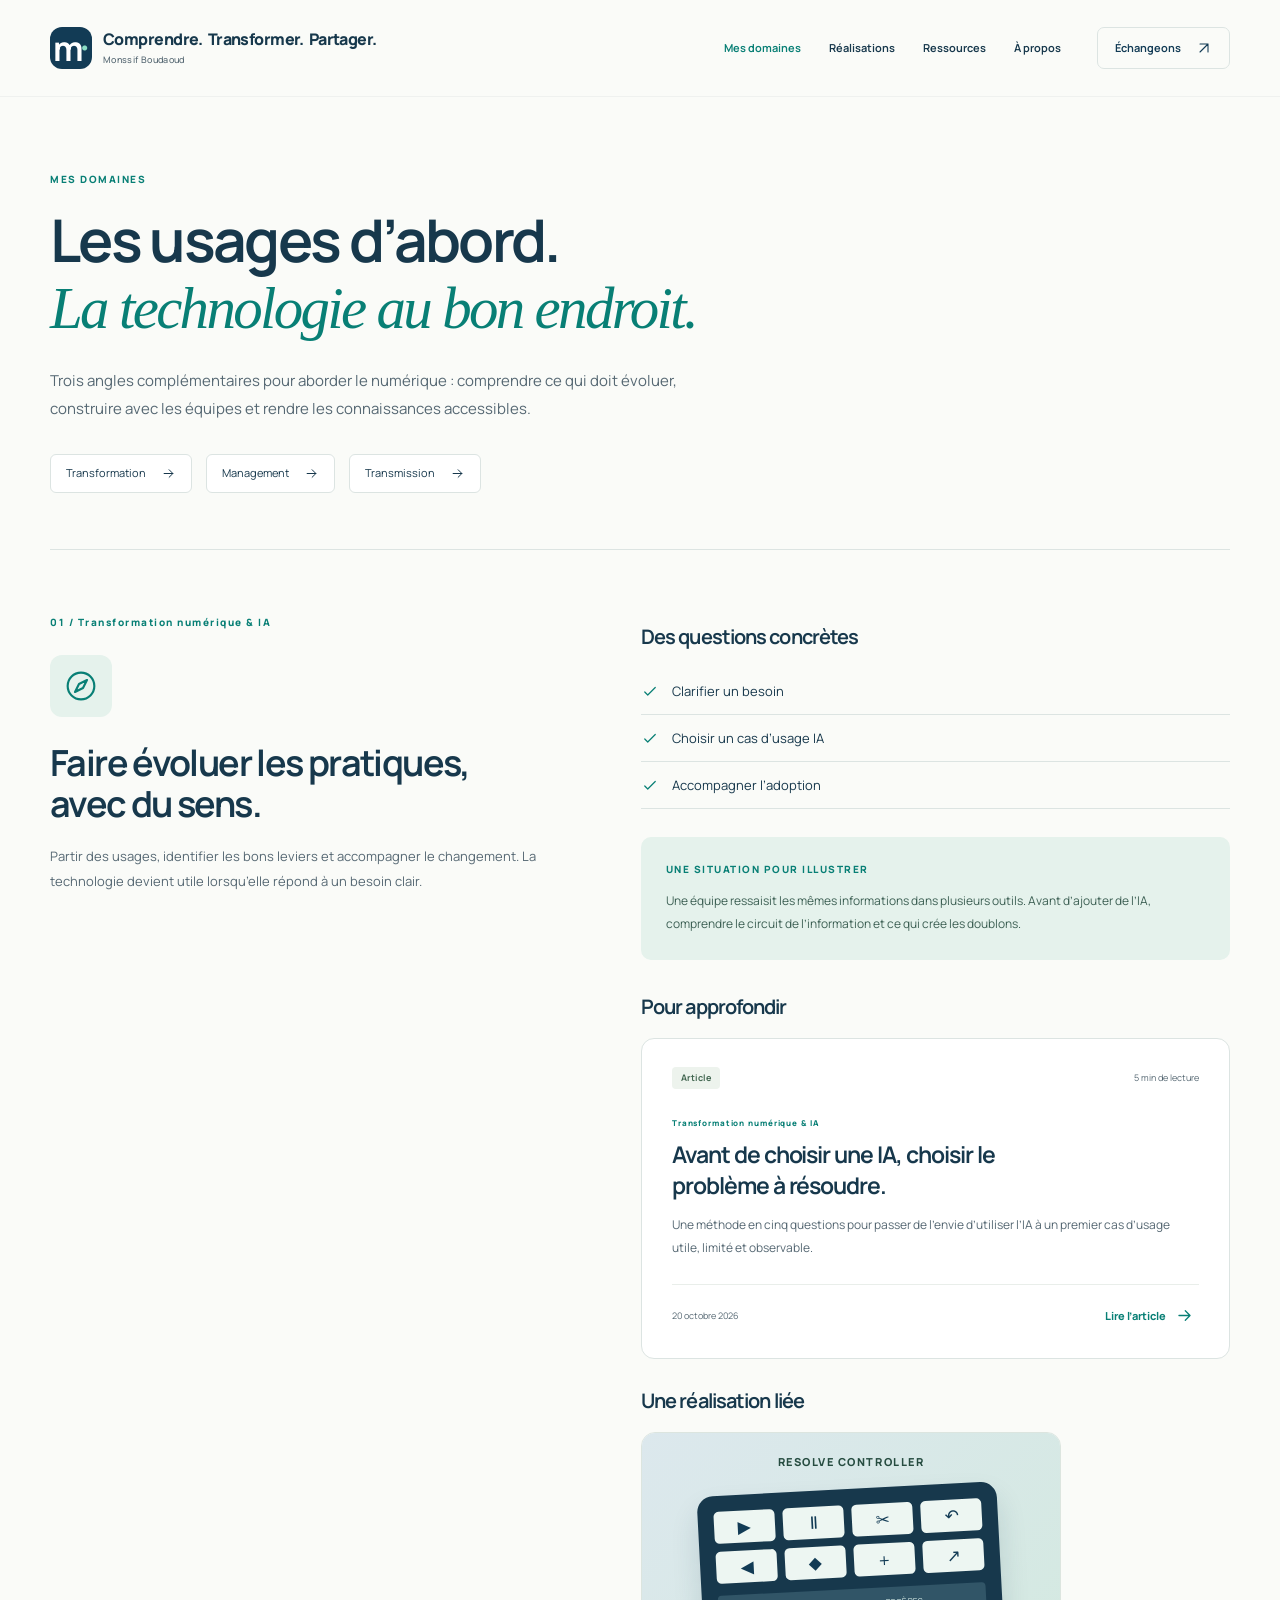
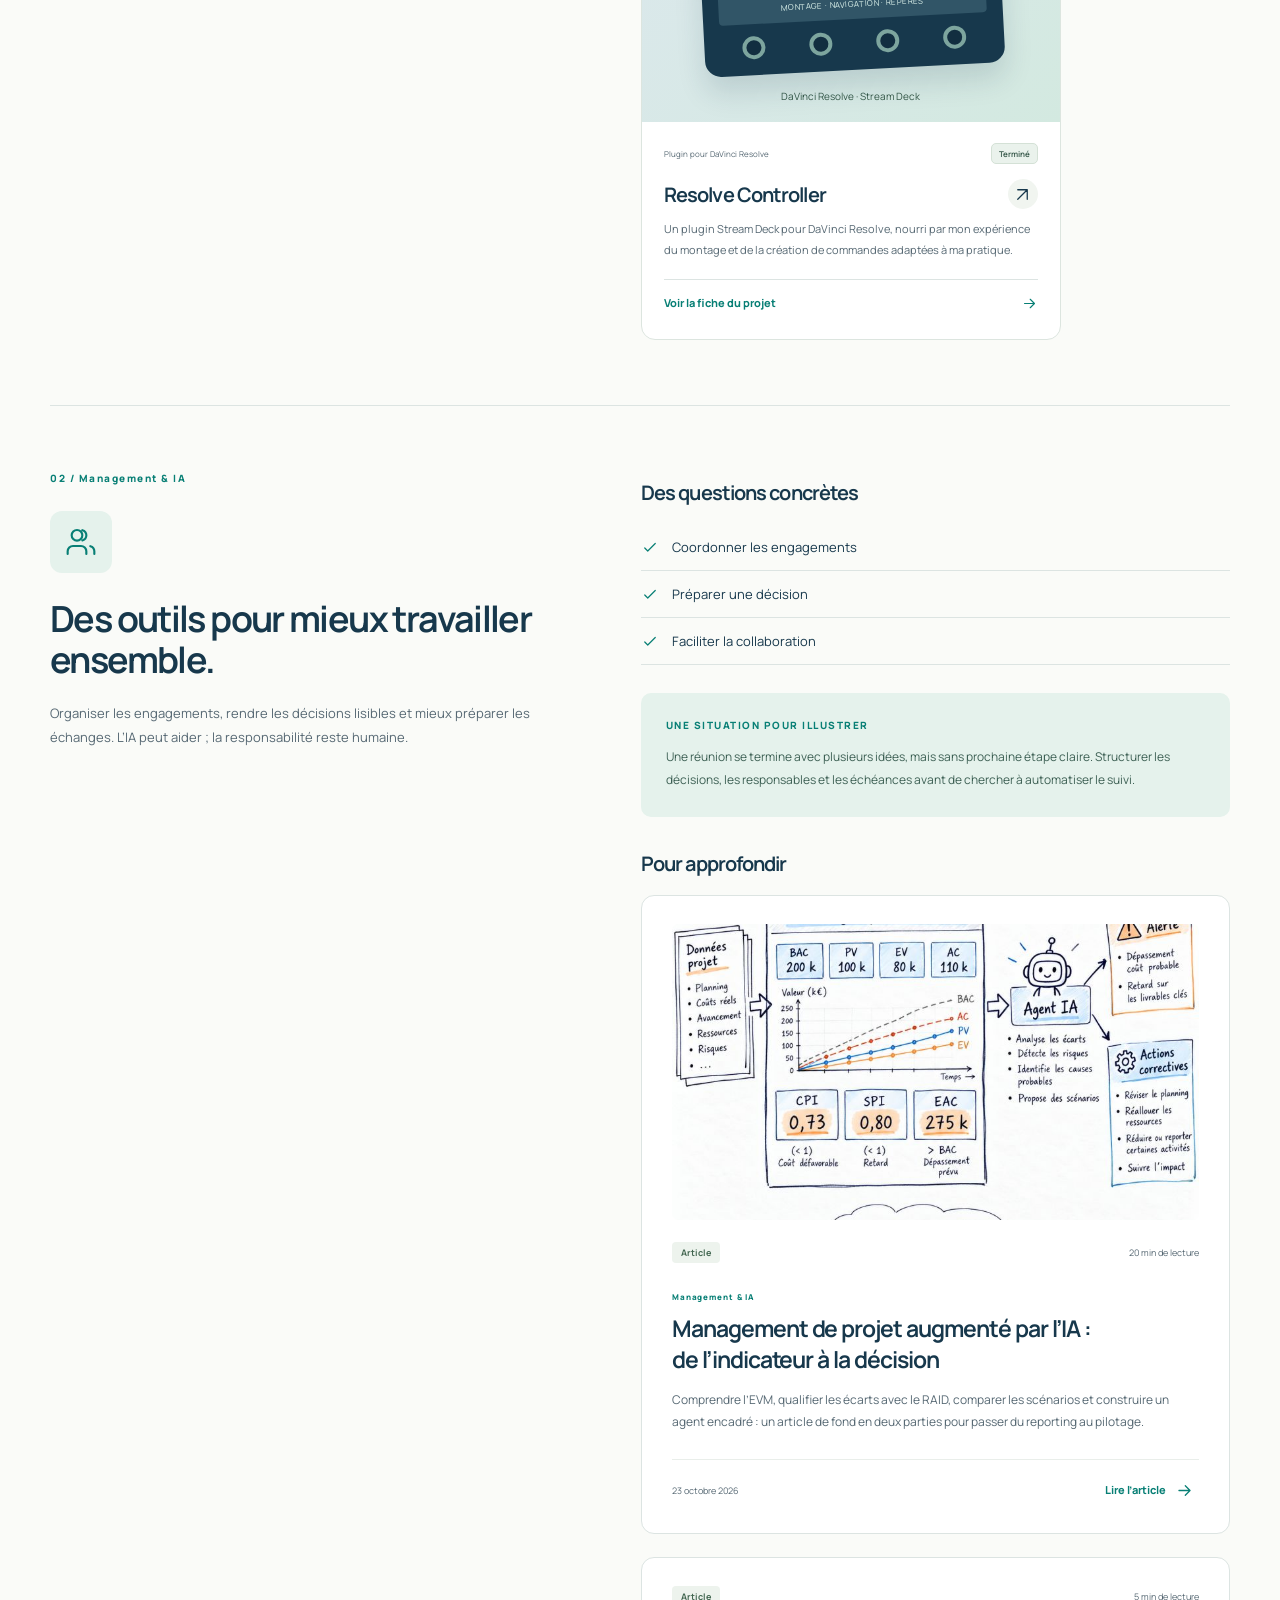
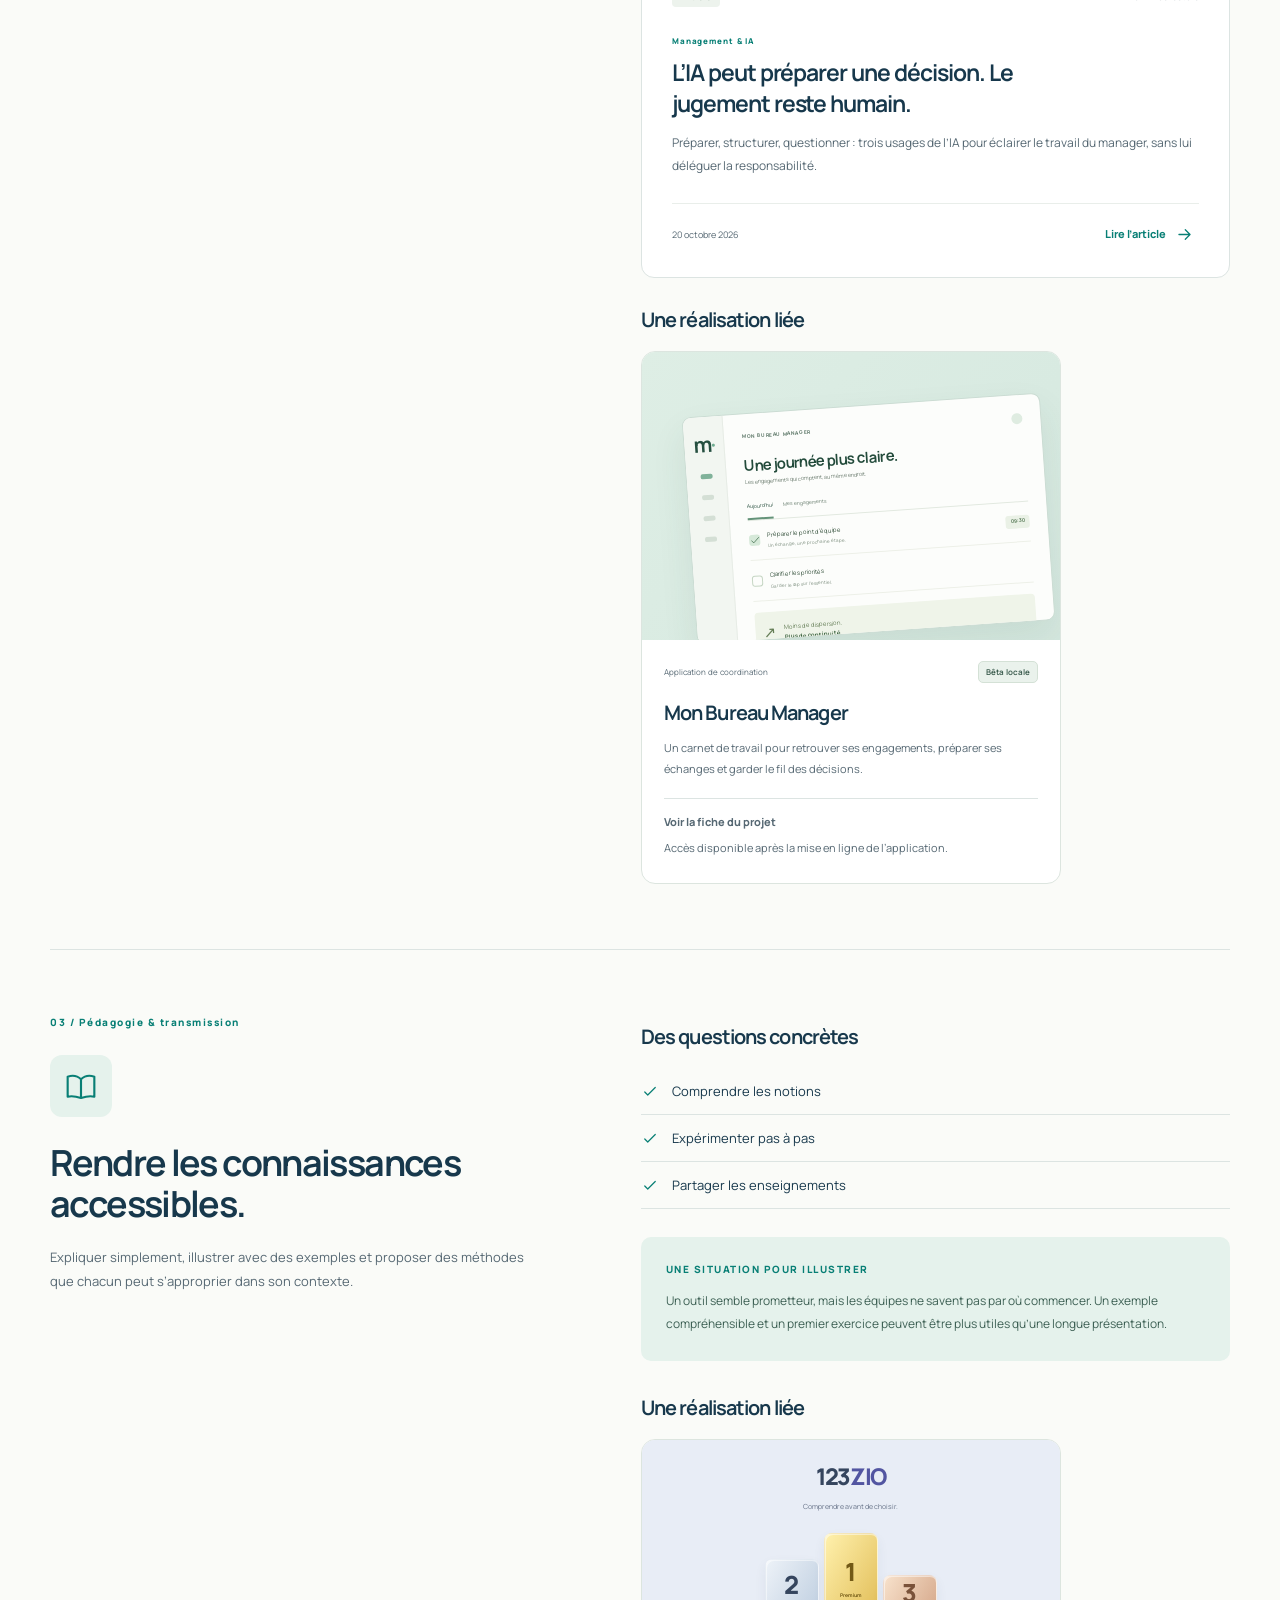
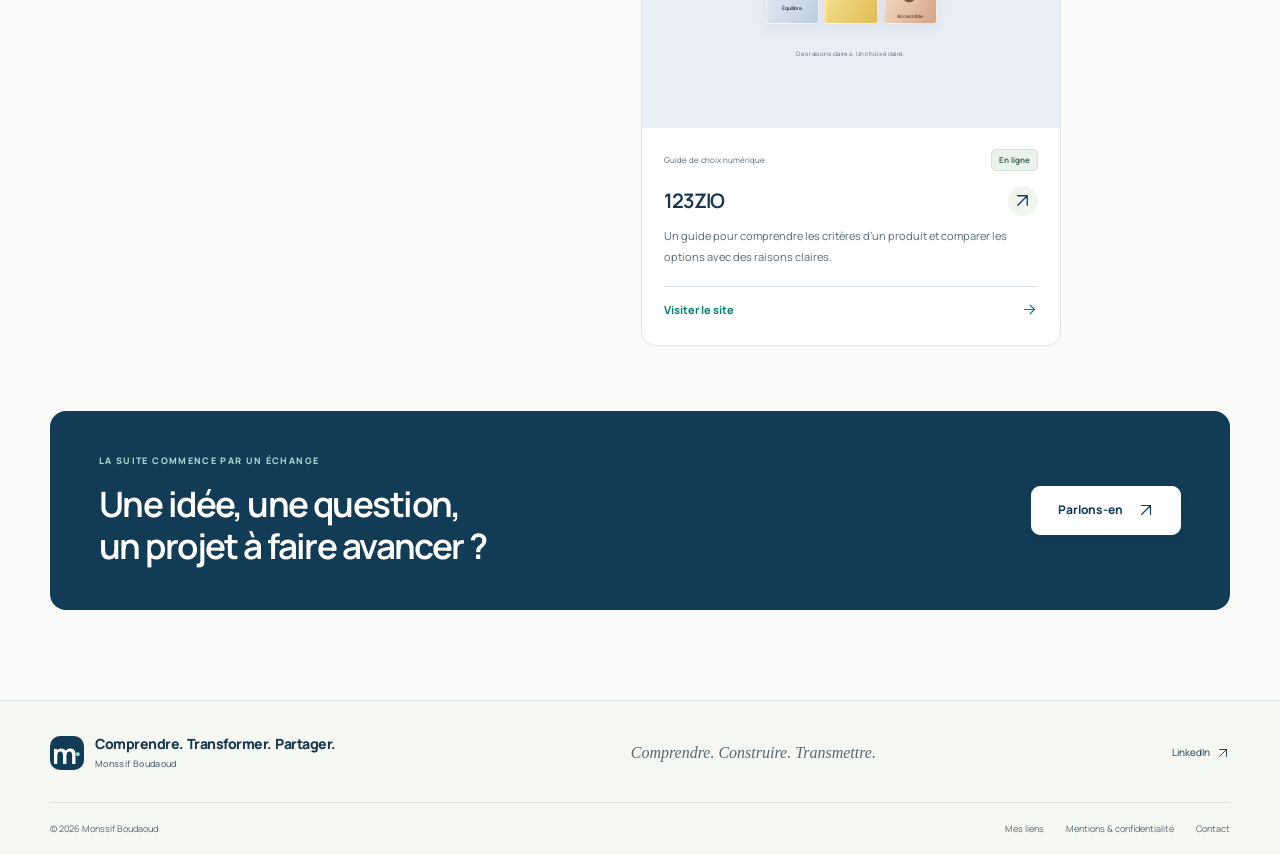
<file: domaines/index.html>
<!DOCTYPE html><html lang="fr" style="--navy:#123b55;--teal:#087f75"><head><meta charset="UTF-8"><meta name="viewport" content="width=device-width, initial-scale=1"><meta name="theme-color" content="#123b55"><title>Mes domaines — Comprendre. Transformer. Partager.</title><meta name="description" content="Transformation numérique et IA, management et transmission : trois axes pour relier les usages, les équipes et les connaissances."><link rel="canonical" href="https://www.monssif-tech.com/domaines/"><link rel="icon" href="/favicon.svg" type="image/svg+xml"><meta property="og:type" content="website"><meta property="og:locale" content="fr_FR"><meta property="og:title" content="Mes domaines — Comprendre. Transformer. Partager."><meta property="og:description" content="Transformation numérique et IA, management et transmission : trois axes pour relier les usages, les équipes et les connaissances."><meta property="og:url" content="https://www.monssif-tech.com/domaines/"><meta property="og:site_name" content="Comprendre. Transformer. Partager."><meta property="og:image" content="https://www.monssif-tech.com/images/social-cover.png"><meta property="og:image:width" content="1200"><meta property="og:image:height" content="630"><meta property="og:image:alt" content="Comprendre. Transformer. Partager. — Transformation numérique, management et transmission"><meta name="twitter:card" content="summary_large_image"><script type="application/ld+json">{"@context":"https://schema.org","@type":"WebSite","name":"Comprendre. Transformer. Partager.","url":"https://www.monssif-tech.com","description":"Transformation numérique et IA, management et transmission : trois axes pour relier les usages, les équipes et les connaissances."}</script><style>@font-face{font-family:Manrope Variable;font-style:normal;font-display:swap;font-weight:200 800;src:url([data-uri])format("woff2-variations");unicode-range:U+460-52F,U+1C80-1C8A,U+20B4,U+2DE0-2DFF,U+A640-A69F,U+FE2E-FE2F}@font-face{font-family:Manrope Variable;font-style:normal;font-display:swap;font-weight:200 800;src:url(/assets/manrope-cyrillic-wght-normal.Dvxsihut.woff2)format("woff2-variations");unicode-range:U+301,U+400-45F,U+490-491,U+4B0-4B1,U+2116}@font-face{font-family:Manrope Variable;font-style:normal;font-display:swap;font-weight:200 800;src:url(/assets/manrope-greek-wght-normal.DL7QRZyv.woff2)format("woff2-variations");unicode-range:U+370-377,U+37A-37F,U+384-38A,U+38C,U+38E-3A1,U+3A3-3FF}@font-face{font-family:Manrope Variable;font-style:normal;font-display:swap;font-weight:200 800;src:url(/assets/manrope-vietnamese-wght-normal.usUDDRr7.woff2)format("woff2-variations");unicode-range:U+102-103,U+110-111,U+128-129,U+168-169,U+1A0-1A1,U+1AF-1B0,U+300-301,U+303-304,U+308-309,U+323,U+329,U+1EA0-1EF9,U+20AB}@font-face{font-family:Manrope Variable;font-style:normal;font-display:swap;font-weight:200 800;src:url(/assets/manrope-latin-ext-wght-normal.Ch3YOpNY.woff2)format("woff2-variations");unicode-range:U+100-2BA,U+2BD-2C5,U+2C7-2CC,U+2CE-2D7,U+2DD-2FF,U+304,U+308,U+329,U+1D00-1DBF,U+1E00-1E9F,U+1EF2-1EFF,U+2020,U+20A0-20AB,U+20AD-20C0,U+2113,U+2C60-2C7F,U+A720-A7FF}@font-face{font-family:Manrope Variable;font-style:normal;font-display:swap;font-weight:200 800;src:url(/assets/manrope-latin-wght-normal.DHIcAJRg.woff2)format("woff2-variations");unicode-range:U+??,U+131,U+152-153,U+2BB-2BC,U+2C6,U+2DA,U+2DC,U+304,U+308,U+329,U+2000-206F,U+20AC,U+2122,U+2191,U+2193,U+2212,U+2215,U+FEFF,U+FFFD}@media print{.header,.footer,.contact-band,.article-aside,.filters,.back-link,.article-end,.menu-toggle{display:none!important}body{color:#111!important;background:#fff!important}.container{width:100%!important;max-width:none!important}.article-layout{display:block!important}.article-header,.page-intro{padding:0 0 20px!important}h1{font-size:30pt!important}h2{font-size:20pt!important}p,li{color:#222!important}.prose{font-size:11pt!important}.prose a{text-decoration:underline!important}a[href^=https]:after{content:" (" attr(href) ")";font-size:8pt}h2,h3{break-after:avoid}img,figure{break-inside:avoid}.project-visual{max-height:220px}.author-line{margin-bottom:20px}}:root{--navy:#123b55;--teal:#087f75;--ink:#17384c;--muted:#566873;--paper:#fafbf8;--white:#fff;--line:#dce4e2;--mint:#e5f2ec;--soft:#eff3f0;--serif:Georgia, "Times New Roman", serif;--radius:20px}*{box-sizing:border-box}html{scroll-behavior:smooth;scroll-padding-top:110px}body{background:var(--paper);color:var(--ink);-webkit-font-smoothing:antialiased;margin:0;font-family:Manrope Variable,Manrope,Arial,sans-serif;font-size:15px;line-height:1.7}a{color:inherit;text-decoration:none}button,input,select{font:inherit}button,a,input,select{-webkit-tap-highlight-color:transparent}button{cursor:pointer}button:disabled{cursor:default}img{max-width:100%;height:auto;display:block}svg{vertical-align:middle;flex-shrink:0}figure,h1,h2,h3,h4,p{margin:0}h1,h2,h3,h4{letter-spacing:-.045em;font-weight:650;line-height:1.15}h1{font-size:clamp(42px,5.4vw,78px)}h2{font-size:clamp(31px,3.2vw,46px)}h3{font-size:23px}p{color:var(--muted)}em{font-family:var(--serif);letter-spacing:-.045em;color:var(--teal);font-weight:400}::selection{color:var(--navy);background:#c2e9d9}:focus-visible{outline:3px solid var(--teal);outline-offset:5px;border-radius:4px}[hidden]{display:none!important}.container{width:min(1180px,100% - 80px);margin-inline:auto}.section{padding-block:98px}.eyebrow{color:var(--teal);letter-spacing:.15em;font-size:10px;font-weight:800;line-height:1.5;display:block}.sr-only,.skip-link:not(:focus){clip:rect(0, 0, 0, 0);white-space:nowrap;border:0;width:1px;height:1px;margin:-1px;padding:0;position:absolute;overflow:hidden}.skip-link{z-index:100;background:var(--navy);color:#fff;padding:12px 18px;position:fixed;top:12px;left:12px}.legacy-anchor{scroll-margin-top:110px}.button,.text-link{justify-content:center;align-items:center;gap:14px;font-size:12px;font-weight:750;display:inline-flex}.button{border:1px solid var(--navy);background:var(--navy);color:#fff;border-radius:9px;min-height:49px;padding:13px 22px;transition:transform .2s,background .2s;box-shadow:0 4px 10px #17384c09}.button:hover{background:#245771;transform:translateY(-2px)}.button.secondary{color:var(--navy);border-color:var(--line);background:0 0}.button.light{color:var(--navy);background:#fff;border-color:#fff}.text-link{justify-content:flex-start;gap:12px;line-height:1.5}.text-link svg,.round-arrow{transition:transform .2s}.text-link:hover svg,.project-card-link:hover .round-arrow{transform:translate(3px,-2px)}.actions{flex-wrap:wrap;align-items:center;gap:24px;display:flex}.header{z-index:30;background:color-mix(in srgb, var(--paper) 95%, transparent);backdrop-filter:blur(15px);border-bottom:1px solid #17384c0c;position:sticky;top:0}.header-inner{justify-content:space-between;align-items:center;gap:30px;height:96px;display:flex}.brand{letter-spacing:-.035em;flex-shrink:0;align-items:center;gap:11px;font-size:16px;font-weight:800;line-height:1.2;display:inline-flex}.brand small{color:var(--muted);letter-spacing:.04em;margin-top:6px;font-size:9px;font-weight:500;display:block}.brand>span:last-child{min-width:0}.brand-slogan{flex-wrap:nowrap;gap:.3em;display:flex}.brand-slogan>span{white-space:nowrap}.brand-mark{flex-shrink:0}@media (width<=900px){.brand-slogan{flex-direction:column;gap:0;line-height:1.15}}.header .brand{max-width:calc(100% - 100px)}.brand-mark{background:var(--navy);color:#fff;letter-spacing:-.12em;border-radius:12px;justify-content:center;align-items:center;width:42px;height:42px;padding-right:5px;font-size:34px;font-weight:700;line-height:1;display:inline-flex}.brand-mark>span{color:#8bddc4;align-self:flex-end;margin-bottom:5px;font-size:35px}.navigation{align-items:center;gap:28px;font-size:11px;font-weight:650;display:flex}.navigation>a{padding-block:10px}.navigation>a[aria-current],.navigation>a:hover{color:var(--teal)}.navigation .nav-contact{border:1px solid var(--line);color:var(--navy);border-radius:7px;align-items:center;gap:15px;margin-left:8px;padding:11px 17px;display:flex}.menu-toggle{border:1px solid var(--line);color:var(--navy);background:0 0;border-radius:7px;padding:9px 12px;font-size:12px;font-weight:700;display:none}.menu-toggle span{margin-left:8px}.hero{grid-template-columns:1.12fr 1fr;align-items:center;gap:35px;min-height:660px;padding-block:65px 80px;display:grid}.hero-eyebrow{letter-spacing:.1em;align-items:center;gap:8px;font-size:9px;display:flex}.live-dot{background:var(--teal);border-radius:50%;width:6px;height:6px;box-shadow:0 0 0 4px #087f750a}.hero h1{letter-spacing:-.06em;margin:24px 0;font-size:clamp(46px,5.5vw,78px);line-height:1.07}.hero h1 em{white-space:nowrap;font-size:.89em;display:inline-block}.hero-copy>p{max-width:455px;font-size:15px;line-height:1.9}.hero .actions{gap:24px;margin-top:30px}.hero-signature{align-items:center;gap:13px;margin-top:41px;font-size:10px;font-weight:750;display:flex}.hero-signature small{color:var(--muted);margin-top:2px;font-size:9px;font-weight:500;display:block}.signature-line{background:var(--teal);width:28px;height:1px}.hero-art{isolation:isolate;justify-content:center;align-items:center;min-height:430px;display:flex;position:relative}.hero-art:before{content:"";z-index:-2;background:radial-gradient(#cce5d68c,#0000 69%);position:absolute;inset:8% -2% 0}.orbit{z-index:-1;border:1px solid #bfd4c94d;border-radius:50%;width:375px;height:375px;position:absolute}.orbit-two{border-style:dashed;border-color:#bfd4c94d;width:470px;height:470px}.hero-window{background:#fff;border:1px solid #d1ded8;border-radius:15px;width:96%;overflow:hidden;transform:rotate(-3deg);box-shadow:0 25px 55px #274c3b13}.window-bar{background:#fcfdfa;border-bottom:1px solid #e9eeea;align-items:center;gap:4px;height:33px;padding:0 14px;display:flex}.window-bar>span{background:#d8e0da;border-radius:50%;width:5px;height:5px}.window-bar small{letter-spacing:.15em;color:#65786f;margin-left:auto;font-size:7px}.hero-window .project-visual{aspect-ratio:1.5;border-radius:0}.hero-window .mini-app{width:94%;height:91%;box-shadow:none;border:0;transform:none}.art-label{z-index:3;background:#fff;border:1px solid #dde8e1;border-radius:8px;align-items:center;gap:7px;padding:10px 13px;font-size:10px;display:flex;position:absolute;box-shadow:0 7px 20px #274c3b08}.art-label-top{top:26px;right:15px;transform:rotate(3deg)}.art-label svg{color:var(--teal)}.art-note{background:#fff;border:1px solid #dce7df;border-radius:10px;align-items:center;gap:12px;padding:16px 22px;font-size:11px;font-weight:750;display:flex;position:absolute;bottom:23px;left:15px;transform:rotate(2deg);box-shadow:0 12px 28px #274c3b10}.art-note small{color:var(--muted);margin-top:3px;font-size:8px;font-weight:500;display:block}.note-icon{background:var(--mint);width:33px;height:33px;color:var(--teal);border-radius:50%;justify-content:center;align-items:center;display:flex}.art-caption{text-align:center;letter-spacing:.15em;color:#677c70;font-size:6.7px;font-weight:650;position:absolute;bottom:-20px;left:0;right:0}.conviction{border-block:1px solid var(--line);justify-content:space-between;align-items:center;gap:30px;padding:28px 0 30px;display:flex}.conviction>span{color:var(--muted);font-size:10px;font-weight:700}.conviction p{letter-spacing:-.025em;font-size:19px;line-height:1.6}.conviction strong{color:var(--navy);font-weight:650}.conviction svg{color:var(--teal)}.section-heading{justify-content:space-between;align-items:flex-end;gap:36px;margin-bottom:34px;display:flex}.section-heading h2{margin-top:13px}.section-heading>.text-link{white-space:nowrap;margin-bottom:5px}.heading-aside{max-width:290px;font-size:12px;line-height:1.8}.heading-aside .text-link{margin-top:18px}.domain-grid{grid-template-columns:repeat(3,minmax(0,1fr));gap:20px;display:grid}.domain-card{border:1px solid var(--line);background:#fff;border-radius:13px;flex-direction:column;padding:28px 27px 24px;transition:transform .25s,border-color .25s;display:flex}.domain-card:hover{border-color:#8ebcaf;transform:translateY(-5px)}.domain-card-top{justify-content:space-between;align-items:center;margin-bottom:30px;display:flex}.icon-tile{background:var(--mint);width:44px;height:44px;color:var(--teal);border-radius:12px;justify-content:center;align-items:center;display:inline-flex}.index{color:#6e8277;letter-spacing:.1em;font-size:10px}.domain-card h3{max-width:230px;font-size:19px;line-height:1.4}.domain-card>p{margin-top:14px;margin-bottom:25px;font-size:12px;line-height:1.85}.card-discover{border-top:1px solid #edf0ed;justify-content:space-between;align-items:center;margin-top:auto;padding-top:17px;font-size:10px;font-weight:750;display:flex}.work-section{background:#eff3f0;border-block:1px solid #e4eae5}.project-grid{grid-template-columns:repeat(3,minmax(0,1fr));gap:22px;display:grid}.project-card{background:#fff;border:1px solid #dce5df;border-radius:14px;min-width:0;overflow:hidden}.project-card-link{height:100%;transition:background .25s;display:block}.project-card-link:hover{background:#fdfefc}.project-visual{aspect-ratio:1.45;color:#264c40;background:#ddebe3;justify-content:center;align-items:center;display:flex;position:relative;overflow:hidden}.project-visual.manager{background:linear-gradient(130deg,#deeee5,#d5e8df)}.mini-app{background:#fcfdfb;border:1px solid #cbdcd3;border-radius:9px;width:86%;height:79%;font-family:Manrope Variable,Arial,sans-serif;display:flex;overflow:hidden;transform:translate(5%,10%)rotate(-4deg);box-shadow:0 16px 35px #2f514316}.mini-sidebar{background:#f2f6f1;border-right:1px solid #e7ece6;flex-direction:column;flex-shrink:0;align-items:center;gap:16px;width:40px;padding-top:14px;display:flex}.mini-sidebar b{color:#254f40;letter-spacing:-.12em;font-size:21px;line-height:1.3}.mini-sidebar b span{color:#70ad91}.mini-sidebar i{background:#d4dfd5;border-radius:2px;width:12px;height:5px}.mini-sidebar i.active{background:#80b29a}.mini-main{flex:1;min-width:0;padding:18px}.mini-top{letter-spacing:.12em;color:#667f70;justify-content:space-between;align-items:center;margin-bottom:14px;font-size:5px;font-weight:800;display:flex}.mini-dot{background:#dfece1;border-radius:50%;width:11px;height:11px}.mini-main h4{letter-spacing:-.04em;color:#234b3b;font-size:15px}.mini-main>p{color:#718074;margin-top:4px;font-size:5.5px}.mini-tabs{color:#6f8375;border-bottom:1px solid #e2e9e0;gap:10px;height:18px;margin-top:15px;font-size:5px;display:flex}.mini-tabs .active{color:#274e3d;border-bottom:2px solid #649379}.mini-task{color:#35513c;border-bottom:1px solid #edf0e8;align-items:center;gap:7px;padding:10px 0;font-size:6px;display:flex}.mini-task small{color:#7a8c7c;margin-top:2px;font-size:4.5px;display:block}.mini-task>b{color:#557855;background:#eaf1e6;border-radius:3px;margin-left:auto;padding:2px 5px;font-size:5px}.check-square{color:#4d7858;background:#d6e9d9;border-radius:3px;justify-content:center;align-items:center;width:11px;height:11px;display:inline-flex}.check-square.empty{background:0 0;border:1px solid #c6d6c4}.mini-insight{color:#647d56;background:#eff4e9;border-radius:4px;align-items:center;gap:8px;margin-top:11px;padding:8px;font-size:6px;display:flex}.mini-insight>span{font-size:15px}.mini-insight strong{color:#3c633f;font-weight:650}.project-card-content{padding:21px 22px 26px}.card-meta{color:var(--muted);justify-content:space-between;align-items:center;gap:8px;font-size:8px;display:flex}.status{color:#3b5c4e;white-space:nowrap;background:#eaf2ec;border:1px solid #d4e1d6;border-radius:5px;justify-content:center;align-items:center;padding:3px 7px;font-size:8px;font-weight:650;display:inline-flex}.card-title{justify-content:space-between;align-items:center;gap:8px;margin-top:15px;display:flex}.card-title h3{font-size:20px}.round-arrow{background:#f1f5f0;border-radius:50%;justify-content:center;align-items:center;width:30px;height:30px;display:flex}.project-card-content>p{margin-top:10px;font-size:11px;line-height:1.9}.project-visual.\31 23zio{background:#e8edf6}.choice-art{text-align:center;color:#35455e;align-self:stretch;width:100%;padding:25px 15px 17px}.choice-logo{letter-spacing:-.06em;font-size:23px;font-weight:800;line-height:1}.choice-logo>span{color:#5255a1}.choice-art>p{color:#677388;margin-top:9px;font-size:7px}.podium{justify-content:center;align-items:flex-end;gap:5px;margin:20px 0 14px;display:flex}.podium>div{border:1px solid #ffffff80;border-radius:8px 8px 4px 4px;flex-direction:column;justify-content:center;align-items:center;width:54px;display:flex;box-shadow:inset 1px 1px #ffffff80,0 5px 12px #33425a10}.podium span{font-size:25px;font-weight:800;line-height:1.2}.podium small{margin-top:5px;font-size:5px;font-weight:700}.silver{background:linear-gradient(120deg,#edf2f8,#bdcddf);height:65px}.gold{color:#725916;background:linear-gradient(120deg,#fff1ad,#e0bb54);height:91px}.bronze{color:#7a523a;background:linear-gradient(120deg,#f8e2cc,#d3a486);height:49px}.choice-bottom{letter-spacing:.05em;color:#56677e;font-size:6px}.project-visual.wellbeing{background:#f3ecdf}.wellbeing-art{text-align:center;isolation:isolate;color:#675e3e;flex-direction:column;justify-content:center;align-self:stretch;align-items:center;width:100%;height:100%;display:flex;position:relative}.sun-disc{z-index:-2;background:linear-gradient(#dfc48d,#ead9b6);border-radius:50%;width:105px;height:105px;position:absolute;top:22px;right:15%}.wellbeing-arc{z-index:-1;background:#e1e3d1;border-radius:50%;width:120%;height:120%;position:absolute;top:48%;left:0;transform:rotate(-12deg)}.wellbeing-caption{letter-spacing:.17em;color:#72663f;margin-top:45px;margin-bottom:15px;font-size:6px}.wellbeing-art h4{font-family:var(--serif);letter-spacing:-.04em;font-size:36px;font-weight:400;line-height:1.05}.wellbeing-bottom{color:#606648;margin-top:18px;font-size:6px}.resource-grid{grid-template-columns:repeat(2,minmax(0,1fr));gap:23px;display:grid}.resource-card-link{border:1px solid var(--line);background:#fff;border-radius:13px;flex-direction:column;min-width:0;padding:28px 30px;display:flex}.resource-card-top{color:var(--muted);justify-content:space-between;align-items:center;gap:10px;margin-bottom:28px;font-size:9px;display:flex}.tag{color:#426650;background:#edf3ed;border-radius:4px;align-items:center;padding:3px 9px;font-size:9px;font-weight:700;line-height:1.7;display:inline-flex}.resource-theme{letter-spacing:.11em;font-size:8px}.resource-card h3{max-width:420px;margin-top:10px;font-size:23px;line-height:1.35}.resource-card-link:hover h3{color:var(--teal)}.resource-card-link>p{margin:13px 0 25px;font-size:12px;line-height:1.9}.resource-card-bottom{color:var(--muted);border-top:1px solid #e9eeea;justify-content:space-between;align-items:center;gap:10px;margin-top:auto;padding-top:16px;font-size:9px;display:flex}.resource-read{color:var(--navy);padding:5px}.linkedin-strip{border:1px solid var(--line);background:#f4f7f2;border-radius:9px;align-items:center;gap:17px;margin-top:26px;padding:22px 25px;display:flex}.linkedin-icon{letter-spacing:-.07em;color:#31546b;font-size:23px;font-weight:800}.linkedin-strip p{color:var(--navy);font-size:12px;font-weight:650}.linkedin-strip small{color:var(--muted);margin-top:3px;font-size:10px;font-weight:450;display:block}.linkedin-strip .text-link{white-space:nowrap;margin-left:auto;font-size:11px}.about-strip{border-top:1px solid var(--line);grid-template-columns:1fr 1fr;gap:100px;padding:50px 0 80px;display:grid}.about-strip h2{margin-top:15px;font-size:32px}.about-strip p{margin-bottom:19px;font-size:13px;line-height:1.9}.contact-band{background:var(--navy);color:#fff;border-radius:16px;justify-content:space-between;align-items:center;gap:30px;margin-bottom:90px;padding:43px 49px;display:flex}.contact-band .eyebrow{color:#a6d8c9;font-size:9px}.contact-band h2{margin-top:15px;font-size:35px;line-height:1.2}.contact-band .button{flex-shrink:0;min-width:150px}.footer{border-top:1px solid var(--line);background:#f5f7f2;padding-top:35px}.footer-top{justify-content:space-between;align-items:center;gap:30px;padding-bottom:32px;display:flex}.footer-top .brand-mark{border-radius:10px;width:34px;height:34px;font-size:28px}.footer-top .brand-mark>span{margin-bottom:4px;font-size:28px}.footer-top .brand{font-size:14px}.footer-top>p{font-family:var(--serif);color:var(--muted);font-size:16px;font-style:italic}.footer-social{gap:22px;font-size:10px;display:flex}.footer-social a{align-items:center;gap:6px;display:inline-flex}.footer-bottom{border-top:1px solid var(--line);color:var(--muted);justify-content:space-between;gap:20px;padding-block:18px;font-size:9px;display:flex}.footer-bottom>div{gap:22px;display:flex}.footer a:hover{color:var(--teal)}.page-intro{padding:75px 0 56px}.page-intro h1{margin-top:20px;font-size:clamp(38px,4.6vw,66px);line-height:1.12}.page-intro>p{max-width:650px;margin-top:25px;font-size:15px;line-height:1.9}.page-intro>.button{margin-top:30px}.anchor-nav{flex-wrap:wrap;gap:14px;margin-top:30px;display:flex}.anchor-nav a{border:1px solid var(--line);background:#fff;border-radius:6px;align-items:center;gap:15px;padding:9px 15px;font-size:11px;display:flex}.catalog{padding-bottom:90px}.catalog-note{max-width:750px;margin-top:24px;font-size:11px;line-height:1.9}.domain-detail{border-top:1px solid var(--line);grid-template-columns:1fr 1.2fr;gap:100px;padding-block:65px;display:grid}.domain-detail-title .large{width:62px;height:62px;margin-top:25px;display:flex}.domain-detail h2{margin-top:25px;font-size:36px}.domain-detail-title>p{margin-top:20px;font-size:13px;line-height:1.9}.domain-detail-body>h3{margin:10px 0 20px;font-size:20px}.domain-detail-body .resource-grid{margin-bottom:30px}.domain-detail-body .project-card{max-width:420px}.domain-detail:last-of-type{margin-bottom:45px}.principles{margin:0;padding:0;list-style:none}.principles li{border-bottom:1px solid var(--line);align-items:flex-start;gap:13px;padding:12px 0;font-size:13px;display:flex}.principles svg{color:var(--teal);margin-top:3px}.example-box{background:var(--mint);border-radius:10px;margin:28px 0 35px;padding:25px}.example-box>p{color:#3d6054;margin-top:13px;font-size:12px;line-height:1.9}.single{grid-template-columns:1fr}.detail-intro{padding-top:45px}.back-link{color:var(--muted);margin-bottom:35px;font-size:11px;display:inline-block}.back-link:hover{color:var(--teal)}.detail-heading{justify-content:space-between;align-items:flex-start;gap:25px;display:flex}.detail-heading h1{margin-top:16px;font-size:clamp(38px,4.5vw,64px)}.detail-heading .status{margin-top:10px;padding:5px 10px;font-size:10px}.lead{max-width:760px;margin-top:25px;font-size:16px;line-height:1.9}.project-facts{border-block:1px solid var(--line);grid-template-columns:1.3fr 1fr 1fr;gap:30px;margin-top:36px;padding-block:22px;display:grid}.project-facts span{letter-spacing:.1em;color:var(--muted);font-size:8px;font-weight:650;display:block}.project-facts strong{margin-top:6px;font-size:11px;font-weight:650;display:block}.project-figure{margin:35px 0 55px}.project-figure>.project-visual{aspect-ratio:2.9;border-radius:16px}.project-figure .mini-app{width:470px;height:300px;max-height:90%;transform:translateY(15px)rotate(-3deg)}.project-figure .mini-main{padding:24px}.project-figure .mini-main h4{font-size:23px}.project-figure .mini-main>p{font-size:8px}.project-figure .mini-top{font-size:7px}.project-figure .mini-task{padding:12px 0;font-size:8px}.project-figure .mini-task small{font-size:6px}.project-figure .mini-tabs{font-size:7px}.project-figure .mini-insight{font-size:8px}.project-figure .choice-art{padding:30px}.project-figure .choice-logo{font-size:34px}.project-figure .choice-art>p{font-size:10px}.project-figure .podium>div{width:80px}.project-figure .podium .silver{height:100px}.project-figure .podium .gold{height:140px}.project-figure .podium .bronze{height:75px}.project-figure .podium small{font-size:8px}.project-figure .podium span{font-size:36px}.project-figure .choice-bottom{font-size:9px}.project-figure .wellbeing-art h4{font-size:62px}.project-figure .wellbeing-caption,.project-figure .wellbeing-bottom{font-size:9px}.project-figure .sun-disc{width:220px;height:220px;top:10%;right:26%}.project-figure .wellbeing-arc{height:160%;top:55%}.project-figure figcaption,.prose figcaption{color:var(--muted);text-align:center;margin-top:10px;font-size:9px}.article-layout{grid-template-columns:minmax(0,740px) 240px;justify-content:space-between;gap:65px;padding-bottom:70px;display:grid}.prose{font-size:15px;line-height:1.95}.prose h2{letter-spacing:-.035em;margin:38px 0 18px;font-size:29px;line-height:1.3}.prose h2:first-child{margin-top:0}.prose h3{margin:28px 0 13px;font-size:21px}.prose p{margin-bottom:19px}.prose a:not(.button):not(.text-link){text-underline-offset:4px;color:var(--teal);text-decoration:underline}.prose ul,.prose ol{color:var(--muted);margin-bottom:25px;padding-left:24px}.prose li{margin:8px 0;padding-left:4px}.prose strong{color:var(--navy);font-weight:750}.prose blockquote{border-left:3px solid var(--teal);background:var(--mint);border-radius:0 10px 10px 0;margin:30px 0;padding:10px 23px}.prose blockquote p{font-family:var(--serif);color:var(--navy);margin:0;font-size:22px;line-height:1.6}.prose img{border:1px solid var(--line);border-radius:10px}.prose .actions{margin-top:30px}.article-aside{border-top:1px solid var(--teal);background:#eff4ee;border-radius:0 0 9px 9px;align-self:start;padding:23px;position:sticky;top:125px}.article-aside p{margin:17px 0;font-size:12px;line-height:1.9}.article-aside .text-link{font-size:10px}.article-header{max-width:950px;padding:45px 0}.article-header h1{max-width:920px;margin-top:23px;font-size:clamp(35px,4.5vw,62px);line-height:1.2}.article-tags{color:var(--teal);align-items:center;gap:14px;font-size:10px;display:flex}.article-tags .tag{font-size:9px}.article-header .lead{max-width:800px;font-size:17px}.author-line{align-items:center;gap:12px;margin-top:30px;display:flex}.author-initials{width:38px;height:38px;color:var(--teal);background:#e4eee6;border-radius:50%;justify-content:center;align-items:center;font-size:10px;font-weight:750;display:flex}.author-line strong{font-size:11px;display:block}.author-line>div>span{color:var(--muted);margin-top:2px;font-size:10px;display:block}.article-end{background:var(--mint);border-radius:10px;margin-top:45px;padding:27px}.article-end h2{margin-top:14px;font-size:26px}.article-end p{font-size:13px}.resource-library{padding-bottom:80px}.filters{border:1px solid var(--line);background:#eef3ef;border-radius:12px;grid-template-columns:minmax(200px,1.5fr) 1fr .8fr auto;align-items:stretch;gap:12px;padding:18px;display:grid}.search-field{align-items:center;gap:10px;display:flex;position:relative}.search-field>svg{color:var(--teal);pointer-events:none;position:absolute;left:14px}.search-field input{width:100%;height:100%;min-height:54px;color:var(--navy);background:#fff;border:1px solid #dce5dd;border-radius:7px;padding:13px 12px 13px 44px;font-size:11px}.select-field{background:#fff;border:1px solid #dce5dd;border-radius:7px;min-width:0;padding:6px 10px 5px}.select-field label{color:var(--muted);font-size:8px;display:block}.select-field select{width:100%;color:var(--navy);background:#fff;border:0;padding:3px 15px 3px 0;font-size:10px}.filter-reset{color:var(--teal);background:0 0;border:0;padding:8px;font-size:10px;font-weight:650}.results-line{justify-content:space-between;align-items:center;gap:15px;margin:25px 0;font-size:10px;display:flex}.results-line>span{color:var(--muted)}.resource-promise{border-top:1px solid var(--line);color:var(--teal);align-items:center;gap:18px;margin-top:40px;padding-top:30px;display:flex}.resource-promise p{color:var(--navy);font-size:13px}.resource-promise small{max-width:720px;color:var(--muted);margin-top:5px;font-size:11px;display:block}.empty-state{text-align:center;background:#eff4ee;border-radius:12px;padding:55px 20px}.empty-state h2{margin:20px 0 10px;font-size:25px}.empty-state p{font-size:13px}.empty-state .button{margin-top:25px}.about-hero{grid-template-columns:1fr 220px;align-items:center;gap:80px;padding:75px 0 60px;display:grid}.about-hero h1{margin-top:20px;font-size:clamp(36px,4.3vw,62px)}.portrait-frame{max-width:220px;position:relative}.portrait-frame img{aspect-ratio:1;object-fit:cover;border:1px solid #d7ded5;border-radius:18px;width:220px;box-shadow:12px 12px #e6eee4}.portrait-frame figcaption{color:var(--muted);text-align:center;margin-top:24px;font-size:9px}.about-body{grid-template-columns:1.5fr 1fr;gap:80px;padding-bottom:80px;display:grid}.principle-panel{border:1px solid var(--line);background:#eef3ec;border-radius:12px;align-self:start;padding:28px}.principle-panel .eyebrow{margin-bottom:15px}.principle-panel .principles li{font-size:12px}.principle-panel .principles li:last-child{border:0}.contact-grid{grid-template-columns:1fr 1fr;gap:25px;padding-bottom:100px;display:grid}.contact-card{border:1px solid var(--line);background:#fff;border-radius:15px;padding:35px;transition:border-color .2s}.contact-card:hover{border-color:#83aa97}.contact-card>.eyebrow{margin-top:28px}.contact-card h2{overflow-wrap:anywhere;margin-top:13px;font-size:26px;line-height:1.4}.contact-card>p{margin:15px 0 28px;font-size:12px}.links-page{text-align:center;max-width:600px;padding:65px 0 90px}.links-page>.brand-mark{margin-bottom:23px}.links-page h1{margin:15px 0;font-size:36px;line-height:1.3}.links-page>p{font-size:13px}.bio-links{text-align:left;gap:13px;margin-top:35px;display:grid}.bio-links a{border:1px solid var(--line);background:#fff;border-radius:10px;justify-content:space-between;align-items:center;gap:20px;padding:18px 22px;font-size:13px;font-weight:750;display:flex}.bio-links small{color:var(--muted);margin-top:4px;font-size:10px;font-weight:450;display:block}.bio-links a:hover{border-color:var(--teal);background:#f3f8f1}.narrow{max-width:800px}.legal{max-width:800px;padding-bottom:80px;font-size:13px}.legal h2{font-size:24px}@media (prefers-reduced-motion:no-preference){.hero-copy{animation:.7s ease-out both arrive}.hero-art{animation:.9s ease-out .12s both arrive}.art-label-top{animation:8s ease-in-out infinite label-float}.art-note{animation:9s ease-in-out infinite note-float}@keyframes arrive{0%{opacity:0;transform:translateY(12px)}to{opacity:1;transform:translateY(0)}}@keyframes label-float{0%,to{transform:translateY(0)rotate(3deg)}50%{transform:translateY(-5px)rotate(3deg)}}@keyframes note-float{0%,to{transform:translateY(0)rotate(2deg)}50%{transform:translateY(4px)rotate(2deg)}}}@media (width>=1500px){.hero{min-height:710px}.hero h1{font-size:84px}.hero-art{min-height:460px}}@media (width<=1100px){.container{width:calc(100% - 60px)}.navigation{gap:18px}.hero{gap:25px;min-height:600px}.hero h1{font-size:60px}.hero .actions{gap:18px}.hero .button{padding:12px 16px;font-size:11px}.hero .text-link{font-size:11px}.orbit{width:310px;height:310px}.orbit-two{width:390px;height:390px}.domain-card{padding:23px}.domain-card h3{font-size:18px}.card-meta{font-size:7px}.project-card-content{padding:19px}.card-title h3{font-size:18px}.domain-detail{gap:55px}.article-layout{grid-template-columns:minmax(0,1fr) 220px;gap:40px}.filters{grid-template-columns:1.3fr 1fr .8fr}.filter-reset{grid-column:1/-1;justify-self:end;padding:0}.project-grid{gap:16px}.about-body{gap:45px}}@media (width<=900px){.header-inner{height:78px}.menu-toggle{display:block}.navigation{background:var(--paper);border-bottom:1px solid var(--line);padding:18px 30px;display:none;position:absolute;top:78px;left:0;right:0;box-shadow:0 16px 24px #17384c0b}.navigation.is-open{flex-direction:column;align-items:stretch;gap:0;display:flex}.navigation>a{padding:13px 0}.navigation .nav-contact{justify-content:space-between;margin:10px 0 3px}.hero{grid-template-columns:1fr 1fr;min-height:570px;padding-block:55px}.hero h1{font-size:49px}.hero-copy>p{font-size:13px}.hero-eyebrow{font-size:7px}.hero .actions{flex-direction:column;align-items:flex-start;gap:18px}.hero-art{min-height:350px}.hero-window{width:100%}.hero-window .mini-app{width:97%;height:97%}.hero-window .mini-main{padding:13px}.hero-window .mini-main h4{font-size:12px}.art-label{padding:8px;font-size:8px;top:5px}.art-note{gap:8px;padding:12px;font-size:9px;bottom:5px;left:0}.art-note small{font-size:6px}.art-caption{font-size:5px;bottom:-20px}.orbit{width:250px;height:250px}.orbit-two{width:320px;height:320px}.section{padding-block:70px}.domain-grid{gap:13px}.domain-card{padding:20px}.domain-card-top{margin-bottom:20px}.domain-card h3{font-size:16px}.domain-card>p{font-size:11px}.project-grid{grid-template-columns:repeat(2,minmax(0,1fr))}.project-grid .project-card:last-child{grid-column:auto}.project-grid .project-card:only-child{max-width:500px}.project-grid .project-card:last-child:nth-child(3){grid-column:1/-1;width:calc(50% - 8px);display:block}.conviction p{font-size:17px}.conviction>span{font-size:9px}.resource-card-link{padding:24px}.resource-card h3{font-size:21px}.about-strip{gap:40px}.contact-band{padding:35px}.contact-band h2{font-size:30px}.footer-top>p{display:none}.project-figure>.project-visual{aspect-ratio:2.5}.domain-detail{grid-template-columns:1fr 1fr;gap:40px}.domain-detail h2{font-size:29px}.about-hero{grid-template-columns:1fr 170px;gap:35px}.portrait-frame img{width:170px}.about-hero h1{font-size:43px}.about-hero .lead{font-size:14px}.contact-card{padding:27px}.contact-card h2{font-size:22px}}@media (width<=650px){.container{width:calc(100% - 40px)}h2{font-size:32px}.brand{font-size:14px}.brand small{font-size:8px}.brand-mark{width:37px;height:37px;font-size:30px}.brand-mark>span{font-size:30px}.hero{grid-template-columns:1fr;gap:28px;padding-block:45px 52px}.hero h1{margin:22px 0;font-size:clamp(47px,10.8vw,67px)}.hero h1 em{font-size:.91em}.hero-eyebrow{letter-spacing:.07em;font-size:7px}.hero-copy>p{max-width:440px;font-size:14px}.hero .actions{flex-direction:row;align-items:center;gap:18px;margin-top:25px}.hero .button{gap:9px;padding:12px 15px;font-size:10px}.hero .text-link{gap:7px;font-size:10px}.hero-signature{margin-top:28px}.hero-art{width:100%;max-width:470px;min-height:340px;margin-inline:auto}.hero-window{width:90%;max-width:400px}.hero-window .mini-app{width:94%;height:91%}.hero-window .mini-main{padding:17px}.hero-window .mini-main h4{font-size:15px}.art-label-top{font-size:9px;top:5px;right:0}.art-note{padding:12px 15px;font-size:10px;bottom:5px;left:5px}.art-note small{font-size:7px}.art-caption{font-size:5.5px;bottom:-20px}.orbit{width:280px;height:280px}.orbit-two{width:330px;height:330px}.conviction{flex-wrap:wrap;align-items:flex-start;gap:12px;padding-block:23px;position:relative}.conviction>span{width:100%;font-size:9px}.conviction>p{font-size:18px}.conviction>svg{width:23px;height:23px;position:absolute;top:24px;right:0}.section{padding-block:58px}.section-heading{margin-bottom:28px;display:block}.section-heading>.text-link{white-space:normal;margin-top:20px}.section-heading h2{font-size:32px}.heading-aside{max-width:100%;margin-top:22px}.heading-aside p{font-size:12px}.domain-grid,.project-grid,.resource-grid{grid-template-columns:1fr}.domain-card{padding:25px}.domain-card h3{max-width:100%;font-size:20px}.domain-card>p{margin-bottom:20px;font-size:12px}.domain-card-top{margin-bottom:23px}.domain-card .card-discover{font-size:11px}.project-grid .project-card:last-child:nth-child(3){grid-column:auto;width:auto}.project-card-content{padding:24px}.card-meta{font-size:9px}.card-title h3{font-size:23px}.project-card-content>p{font-size:12px}.project-visual{aspect-ratio:1.55}.mini-app{height:83%}.mini-main h4{font-size:17px}.mini-top,.mini-main>p{font-size:6px}.mini-task{font-size:7px}.mini-task small{font-size:5px}.mini-insight{font-size:7px}.choice-art{padding:28px}.choice-logo{font-size:30px}.choice-art>p{font-size:8px}.podium{margin-top:23px}.podium>div{width:62px}.podium .silver{height:70px}.podium .gold{height:98px}.podium .bronze{height:54px}.choice-bottom{font-size:7px}.wellbeing-art h4{font-size:44px}.wellbeing-caption,.wellbeing-bottom{font-size:7px}.sun-disc{width:130px;height:130px}.resource-card-link{padding:26px}.resource-card h3{font-size:24px}.resource-card-top{margin-bottom:25px}.resource-card-link>p{font-size:12px}.resource-card-bottom{font-size:9px}.linkedin-strip{flex-wrap:wrap;gap:13px;padding:20px}.linkedin-strip p{flex:1;font-size:11px}.linkedin-strip small{font-size:9px}.linkedin-strip .text-link{margin-left:34px;font-size:10px}.about-strip{border:0;grid-template-columns:1fr;gap:22px;padding:10px 0 55px}.about-strip h2{font-size:30px}.contact-band{border-radius:13px;flex-direction:column;align-items:flex-start;gap:24px;margin-bottom:55px;padding:29px 25px}.contact-band h2{font-size:29px}.contact-band .eyebrow{font-size:7px}.contact-band .button{min-width:140px;font-size:11px}.footer-top{flex-wrap:wrap;gap:22px;padding-bottom:25px}.footer-social{gap:20px;font-size:10px}.footer-bottom{flex-direction:column;gap:12px;font-size:9px}.footer-bottom>div{flex-wrap:wrap;gap:20px}.page-intro{padding:45px 0 35px}.page-intro h1{margin-top:18px;font-size:clamp(36px,8.8vw,52px);line-height:1.15}.page-intro>p{margin-top:22px;font-size:14px}.anchor-nav{gap:8px;margin-top:25px}.anchor-nav a{gap:8px;padding:8px 11px;font-size:10px}.domain-detail{grid-template-columns:1fr;gap:28px;padding-block:35px}.domain-detail h2{font-size:32px}.domain-detail-title>p{font-size:13px}.domain-detail-title .large{margin-top:23px}.domain-detail-body .project-card{max-width:none}.domain-detail:last-of-type{margin-bottom:25px}.catalog{padding-bottom:55px}.catalog-note{font-size:10px}.detail-intro{padding-top:30px}.back-link{margin-bottom:25px;font-size:10px}.detail-heading{display:block}.detail-heading h1{margin-top:13px;font-size:41px}.detail-heading .status{margin-top:22px;font-size:9px}.detail-heading .eyebrow{font-size:8px}.lead{margin-top:20px;font-size:14px}.project-facts{grid-template-columns:1fr 1fr;gap:18px;margin-top:25px}.project-facts strong{font-size:10px}.project-facts>div:last-child{grid-column:1/-1}.project-figure{margin:25px 0 35px}.project-figure>.project-visual{aspect-ratio:1.5}.project-figure .mini-app{width:90%;height:84%;transform:translate(3%,10%)rotate(-3deg)}.project-figure .mini-main{padding:17px}.project-figure .mini-main h4{font-size:17px}.project-figure .mini-top{font-size:5px}.project-figure .mini-main>p{font-size:6px}.project-figure .mini-task{padding:9px 0;font-size:6px}.project-figure .mini-task small{font-size:5px}.project-figure .mini-tabs{font-size:6px}.project-figure .mini-insight{font-size:7px}.project-figure .choice-art{padding:23px 15px}.project-figure .choice-logo{font-size:26px}.project-figure .choice-art>p{font-size:7px}.project-figure .podium{margin-top:15px}.project-figure .podium>div{width:60px}.project-figure .podium .silver{height:62px}.project-figure .podium .gold{height:88px}.project-figure .podium .bronze{height:46px}.project-figure .podium span{font-size:27px}.project-figure .podium small,.project-figure .choice-bottom{font-size:6px}.project-figure .wellbeing-art h4{font-size:43px}.project-figure .sun-disc{width:140px;height:140px;right:15%}.project-figure .wellbeing-caption,.project-figure .wellbeing-bottom{font-size:7px}.article-layout{grid-template-columns:1fr;gap:30px;padding-bottom:40px}.article-aside{padding:22px;position:static}.prose{font-size:14px;line-height:1.95}.prose h2{font-size:26px}.prose h3{font-size:20px}.prose blockquote p{font-size:21px}.article-header{padding:30px 0 35px}.article-header h1{margin-top:20px;font-size:36px;line-height:1.23}.article-header .lead{font-size:14px}.article-tags{gap:10px;font-size:8px}.author-line{margin-top:25px}.filters{grid-template-columns:1fr 1fr;gap:10px;padding:13px}.search-field{grid-column:1/-1}.search-field input{font-size:11px}.filter-reset{font-size:10px}.results-line{font-size:9px}.results-line>span{display:none}.resource-promise{align-items:flex-start}.resource-promise p{font-size:12px}.resource-promise small{font-size:10px}.resource-library{padding-bottom:55px}.about-hero{grid-template-columns:1fr;gap:28px;padding:45px 0 35px}.about-hero h1{font-size:39px}.portrait-frame{max-width:150px}.portrait-frame img{border-radius:13px;width:150px;box-shadow:8px 8px #e6eee4}.portrait-frame figcaption{margin-top:18px;font-size:8px}.about-body{grid-template-columns:1fr;gap:28px;padding-bottom:50px}.contact-grid{grid-template-columns:1fr;gap:18px;padding-bottom:55px}.contact-card{padding:26px}.contact-card h2{font-size:24px}.links-page{padding-block:45px 60px}.links-page h1{font-size:32px}.bio-links a{padding:17px 18px;font-size:12px}.legal{padding-bottom:55px}.legal h2{font-size:23px}}@media (width<=370px){.container{width:calc(100% - 32px)}.hero h1{font-size:44px}.hero .actions{gap:17px}.hero .button{padding-inline:11px;font-size:9px}.hero .text-link{font-size:9px}.hero-art{min-height:300px}.orbit-two{width:290px;height:290px}.hero-window .mini-main h4{font-size:13px}.hero-window .mini-main{padding:12px}.hero-window .mini-insight{font-size:6px}.art-note{font-size:9px}.art-note small,.hero-eyebrow{font-size:6px}.resource-card-link{padding:22px}.resource-card h3{font-size:22px}.contact-card h2{font-size:21px}}@media (prefers-reduced-motion:reduce){html{scroll-behavior:auto}*,:before,:after{transition:none!important;animation:none!important}}.resource-cover{aspect-ratio:16/9;object-fit:cover;border-radius:7px;width:100%;margin-bottom:22px}@media (width<=650px){.hero h1 em{white-space:normal}}.resource-card{min-width:0}.resource-card-link{height:100%;transition:border-color .2s,box-shadow .2s}.resource-card-link:hover{border-color:#8ebcaf;box-shadow:0 8px 22px #17384c08}.resource-read{color:var(--teal);align-items:center;gap:9px;font-size:11px;font-weight:750;display:inline-flex}.project-visual.resolve{background:linear-gradient(135deg,#dce8ed,#d3e9e0)}.resolve-art{text-align:center;width:82%;padding:22px 0}.resolve-label{letter-spacing:.14em;font-size:11px;font-weight:800}.resolve-controller{background:#17384c;border-radius:16px;max-width:300px;margin:16px auto 12px;padding:16px;transform:rotate(-3deg);box-shadow:0 16px 28px #17384c25}.resolve-keys{grid-template-columns:repeat(4,1fr);gap:8px;display:grid}.resolve-keys span{color:#123b55;background:#edf6f2;border-radius:5px;place-items:center;height:32px;font-size:17px;display:grid}.resolve-strip{color:#ddf3ec;letter-spacing:.05em;background:#315567;border-radius:4px;margin-top:12px;padding:8px 0;font-size:8px}.resolve-dials{justify-content:space-around;margin-top:12px;display:flex}.resolve-dials i{background:#122e40;border:4px solid #7da59e;border-radius:50%;width:23px;height:23px}.resolve-caption{color:#345747;font-size:10px}.project-open{border-top:1px solid var(--line);color:var(--teal);justify-content:space-between;align-items:center;gap:12px;margin-top:18px;padding-top:14px;font-size:11px;font-weight:750;display:flex}.project-card-frozen,.project-card-frozen:hover{cursor:default;background:0 0}.project-card-frozen .round-arrow,.project-card-frozen .project-open svg{visibility:hidden}.project-card-frozen .project-open{color:var(--muted)}.project-pending{color:var(--muted);margin-top:8px;font-size:11px;line-height:1.6;display:block}.article-toc{margin-bottom:32px}.article-toc ol{margin:18px 0 0;padding:0;list-style:none}.article-toc li+li{margin-top:14px}.article-toc a{color:var(--ink);font-size:13px;line-height:1.65}.article-toc a:hover{color:var(--teal);text-decoration:underline}.prose{overflow-wrap:anywhere;min-width:0}.prose table{border-collapse:collapse;max-width:100%;margin:26px 0;font-size:14px;line-height:1.6;display:block;overflow-x:auto}.prose th,.prose td{border:1px solid var(--line);text-align:left;vertical-align:top;min-width:145px;padding:14px}.prose th{color:var(--ink);background:#eef4f2}.prose figure{margin:32px 0}.prose figure img{border:1px solid var(--line);border-radius:12px;max-width:100%;height:auto;display:block}.prose figcaption{color:var(--muted);margin-top:10px;font-size:12px;line-height:1.7}.prose code{overflow-wrap:anywhere;white-space:normal}
</style></head><body><a class="skip-link" href="#contenu">Aller au contenu</a><header class="header"><div class="container header-inner"><a href="/" class="brand" aria-label="Comprendre. Transformer. Partager., accueil"><span class="brand-mark">m<span>·</span></span><span class="brand-copy"><span class="brand-slogan"><span>Comprendre.</span><span>Transformer.</span><span>Partager.</span></span><small>Monssif Boudaoud</small></span></a><button class="menu-toggle" type="button" aria-expanded="false" aria-controls="navigation">Menu <span aria-hidden="true">☰</span></button><nav id="navigation" class="navigation" aria-label="Navigation principale"><a href="/domaines/" aria-current="page">Mes domaines</a><a href="/realisations/">Réalisations</a><a href="/ressources/">Ressources</a><a href="/a-propos/">À propos</a><a class="nav-contact" href="/contact/">Échangeons <svg width="16" height="16" viewBox="0 0 24 24" fill="none" stroke="currentColor" stroke-width="1.6" stroke-linecap="round" stroke-linejoin="round" aria-hidden="true"><path d="M6 18 18 6M6 6h12v12"></path></svg></a></nav></div></header><main id="contenu"><section class="container page-intro"><span class="eyebrow">MES DOMAINES</span><h1>Les usages d’abord.<br><em>La technologie au bon endroit.</em></h1><p>Trois angles complémentaires pour aborder le numérique : comprendre ce qui doit évoluer, construire avec les équipes et rendre les connaissances accessibles.</p><div class="anchor-nav"><a href="#transformation">Transformation <svg width="15" height="15" viewBox="0 0 24 24" fill="none" stroke="currentColor" stroke-width="1.6" stroke-linecap="round" stroke-linejoin="round" aria-hidden="true"><path d="M5 12h14m-6-6 6 6-6 6"></path></svg></a><a href="#management">Management <svg width="15" height="15" viewBox="0 0 24 24" fill="none" stroke="currentColor" stroke-width="1.6" stroke-linecap="round" stroke-linejoin="round" aria-hidden="true"><path d="M5 12h14m-6-6 6 6-6 6"></path></svg></a><a href="#pedagogie">Transmission <svg width="15" height="15" viewBox="0 0 24 24" fill="none" stroke="currentColor" stroke-width="1.6" stroke-linecap="round" stroke-linejoin="round" aria-hidden="true"><path d="M5 12h14m-6-6 6 6-6 6"></path></svg></a></div></section><section class="domain-detail container" id="transformation"><div class="domain-detail-title"><span class="eyebrow">01 / Transformation numérique &amp; IA</span><span class="icon-tile large"><svg width="32" height="32" viewBox="0 0 24 24" fill="none" stroke="currentColor" stroke-width="1.6" stroke-linecap="round" stroke-linejoin="round" aria-hidden="true"><path d="m16.5 7.5-3 6-6 3 3-6 6-3M22 12a10 10 0 1 1-20 0 10 10 0 0 1 20 0"></path></svg></span><h2>Faire évoluer les pratiques, avec du sens.</h2><p>Partir des usages, identifier les bons leviers et accompagner le changement. La technologie devient utile lorsqu’elle répond à un besoin clair.</p></div><div class="domain-detail-body"><h3>Des questions concrètes</h3><ul class="principles"><li><svg width="18" height="18" viewBox="0 0 24 24" fill="none" stroke="currentColor" stroke-width="1.6" stroke-linecap="round" stroke-linejoin="round" aria-hidden="true"><path d="m5 12 4 4L19 6"></path></svg>Clarifier un besoin</li><li><svg width="18" height="18" viewBox="0 0 24 24" fill="none" stroke="currentColor" stroke-width="1.6" stroke-linecap="round" stroke-linejoin="round" aria-hidden="true"><path d="m5 12 4 4L19 6"></path></svg>Choisir un cas d’usage IA</li><li><svg width="18" height="18" viewBox="0 0 24 24" fill="none" stroke="currentColor" stroke-width="1.6" stroke-linecap="round" stroke-linejoin="round" aria-hidden="true"><path d="m5 12 4 4L19 6"></path></svg>Accompagner l’adoption</li></ul><div class="example-box"><span class="eyebrow">UNE SITUATION POUR ILLUSTRER</span><p>Une équipe ressaisit les mêmes informations dans plusieurs outils. Avant d’ajouter de l’IA, comprendre le circuit de l’information et ce qui crée les doublons.</p></div><h3>Pour approfondir</h3><div class="resource-grid single"><article class="resource-card" data-resource data-theme="transformation" data-format="Article" data-search="Avant de choisir une IA, choisir le problème à résoudre. Une méthode en cinq questions pour passer de l’envie d’utiliser l’IA à un premier cas d’usage utile, limité et observable. Transformation numérique &amp; IA"><a class="resource-card-link" href="/ressources/ia-partir-du-besoin/" aria-label="Lire l’article : Avant de choisir une IA, choisir le problème à résoudre."><div class="resource-card-top"><span class="tag">Article</span><span>5 min de lecture</span></div><span class="eyebrow resource-theme">Transformation numérique &amp; IA</span><h3>Avant de choisir une IA, choisir le problème à résoudre.</h3><p>Une méthode en cinq questions pour passer de l’envie d’utiliser l’IA à un premier cas d’usage utile, limité et observable.</p><div class="resource-card-bottom"><time datetime="2026-10-20T00:00:00.000Z">20 octobre 2026</time><span class="resource-read">Lire l’article <svg width="19" height="19" viewBox="0 0 24 24" fill="none" stroke="currentColor" stroke-width="1.6" stroke-linecap="round" stroke-linejoin="round" aria-hidden="true"><path d="M5 12h14m-6-6 6 6-6 6"></path></svg></span></div></a></article></div><h3>Une réalisation liée</h3><article class="project-card" data-project="resolve-controller"><a href="/realisations/resolve-controller/" class="project-card-link"><div class="project-visual resolve compact" aria-hidden="true"><div class="resolve-art"><span class="resolve-label">RESOLVE CONTROLLER</span><div class="resolve-controller"><div class="resolve-keys"><span>▶</span><span>Ⅱ</span><span>✂</span><span>↶</span><span>◀</span><span>◆</span><span>＋</span><span>↗</span></div><div class="resolve-strip">MONTAGE · NAVIGATION · REPÈRES</div><div class="resolve-dials"><i></i><i></i><i></i><i></i></div></div><span class="resolve-caption">DaVinci Resolve · Stream Deck</span></div></div><div class="project-card-content"><div class="card-meta"><span>Plugin pour DaVinci Resolve</span><span class="status">Terminé</span></div><div class="card-title"><h3>Resolve Controller</h3><span class="round-arrow"><svg width="19" height="19" viewBox="0 0 24 24" fill="none" stroke="currentColor" stroke-width="1.6" stroke-linecap="round" stroke-linejoin="round" aria-hidden="true"><path d="M6 18 18 6M6 6h12v12"></path></svg></span></div><p>Un plugin Stream Deck pour DaVinci Resolve, nourri par mon expérience du montage et de la création de commandes adaptées à ma pratique.</p><span class="project-open">Voir la fiche du projet <svg width="17" height="17" viewBox="0 0 24 24" fill="none" stroke="currentColor" stroke-width="1.6" stroke-linecap="round" stroke-linejoin="round" aria-hidden="true"><path d="M5 12h14m-6-6 6 6-6 6"></path></svg></span></div></a></article></div></section><section class="domain-detail container" id="management"><div class="domain-detail-title"><span class="eyebrow">02 / Management &amp; IA</span><span class="icon-tile large"><svg width="32" height="32" viewBox="0 0 24 24" fill="none" stroke="currentColor" stroke-width="1.6" stroke-linecap="round" stroke-linejoin="round" aria-hidden="true"><path d="M16 21v-2a4 4 0 0 0-4-4H6a4 4 0 0 0-4 4v2m20 0v-2a4 4 0 0 0-3-3.87M13 3.13a4 4 0 0 1 0 7.75M13 7a4 4 0 1 1-8 0 4 4 0 0 1 8 0"></path></svg></span><h2>Des outils pour mieux travailler ensemble.</h2><p>Organiser les engagements, rendre les décisions lisibles et mieux préparer les échanges. L’IA peut aider ; la responsabilité reste humaine.</p></div><div class="domain-detail-body"><h3>Des questions concrètes</h3><ul class="principles"><li><svg width="18" height="18" viewBox="0 0 24 24" fill="none" stroke="currentColor" stroke-width="1.6" stroke-linecap="round" stroke-linejoin="round" aria-hidden="true"><path d="m5 12 4 4L19 6"></path></svg>Coordonner les engagements</li><li><svg width="18" height="18" viewBox="0 0 24 24" fill="none" stroke="currentColor" stroke-width="1.6" stroke-linecap="round" stroke-linejoin="round" aria-hidden="true"><path d="m5 12 4 4L19 6"></path></svg>Préparer une décision</li><li><svg width="18" height="18" viewBox="0 0 24 24" fill="none" stroke="currentColor" stroke-width="1.6" stroke-linecap="round" stroke-linejoin="round" aria-hidden="true"><path d="m5 12 4 4L19 6"></path></svg>Faciliter la collaboration</li></ul><div class="example-box"><span class="eyebrow">UNE SITUATION POUR ILLUSTRER</span><p>Une réunion se termine avec plusieurs idées, mais sans prochaine étape claire. Structurer les décisions, les responsables et les échéances avant de chercher à automatiser le suivi.</p></div><h3>Pour approfondir</h3><div class="resource-grid single"><article class="resource-card" data-resource data-theme="management" data-format="Article" data-search="Management de projet augmenté par l’IA : de l’indicateur à la décision Comprendre l’EVM, qualifier les écarts avec le RAID, comparer les scénarios et construire un agent encadré : un article de fond en deux parties pour passer du reporting au pilotage. Management &amp; IA"><a class="resource-card-link" href="/ressources/management-projet-augmente-ia/" aria-label="Lire l’article : Management de projet augmenté par l’IA : de l’indicateur à la décision"><img class="resource-cover" src="/images/articles/management-ia-partie-1.jpg" alt="Schéma manuscrit : données du projet, indicateurs EVM, analyse par un agent IA et décision du manager." width="700" height="394" loading="lazy"><div class="resource-card-top"><span class="tag">Article</span><span>20 min de lecture</span></div><span class="eyebrow resource-theme">Management &amp; IA</span><h3>Management de projet augmenté par l’IA : de l’indicateur à la décision</h3><p>Comprendre l’EVM, qualifier les écarts avec le RAID, comparer les scénarios et construire un agent encadré : un article de fond en deux parties pour passer du reporting au pilotage.</p><div class="resource-card-bottom"><time datetime="2026-10-23T00:00:00.000Z">23 octobre 2026</time><span class="resource-read">Lire l’article <svg width="19" height="19" viewBox="0 0 24 24" fill="none" stroke="currentColor" stroke-width="1.6" stroke-linecap="round" stroke-linejoin="round" aria-hidden="true"><path d="M5 12h14m-6-6 6 6-6 6"></path></svg></span></div></a></article><article class="resource-card" data-resource data-theme="management" data-format="Article" data-search="L’IA peut préparer une décision. Le jugement reste humain. Préparer, structurer, questionner : trois usages de l’IA pour éclairer le travail du manager, sans lui déléguer la responsabilité. Management &amp; IA"><a class="resource-card-link" href="/ressources/ia-manager-garder-le-jugement/" aria-label="Lire l’article : L’IA peut préparer une décision. Le jugement reste humain."><div class="resource-card-top"><span class="tag">Article</span><span>5 min de lecture</span></div><span class="eyebrow resource-theme">Management &amp; IA</span><h3>L’IA peut préparer une décision. Le jugement reste humain.</h3><p>Préparer, structurer, questionner : trois usages de l’IA pour éclairer le travail du manager, sans lui déléguer la responsabilité.</p><div class="resource-card-bottom"><time datetime="2026-10-20T00:00:00.000Z">20 octobre 2026</time><span class="resource-read">Lire l’article <svg width="19" height="19" viewBox="0 0 24 24" fill="none" stroke="currentColor" stroke-width="1.6" stroke-linecap="round" stroke-linejoin="round" aria-hidden="true"><path d="M5 12h14m-6-6 6 6-6 6"></path></svg></span></div></a></article></div><h3>Une réalisation liée</h3><article class="project-card" data-project="mon-bureau-manager"><div class="project-card-link project-card-frozen"><div class="project-visual manager compact" aria-hidden="true"><div class="mini-app"><div class="mini-sidebar"><b>m<span>·</span></b><i class="active"></i><i></i><i></i><i></i></div><div class="mini-main"><div class="mini-top"><span>MON BUREAU MANAGER</span><span class="mini-dot"></span></div><h4>Une journée plus claire.</h4><p>Les engagements qui comptent, au même endroit.</p><div class="mini-tabs"><span class="active">Aujourd’hui</span><span>Mes engagements</span></div><div class="mini-task"><span class="check-square"><svg width="12" height="12" viewBox="0 0 24 24" fill="none" stroke="currentColor" stroke-width="1.6" stroke-linecap="round" stroke-linejoin="round" aria-hidden="true"><path d="m5 12 4 4L19 6"></path></svg></span><div>Préparer le point d’équipe<small>Un échange, une prochaine étape.</small></div><b>09:30</b></div><div class="mini-task"><span class="check-square empty"></span><div>Clarifier les priorités<small>Garder le cap sur l’essentiel.</small></div></div><div class="mini-insight"><span>↗</span><div>Moins de dispersion.<br><strong>Plus de continuité.</strong></div></div></div></div></div><div class="project-card-content"><div class="card-meta"><span>Application de coordination</span><span class="status">Bêta locale</span></div><div class="card-title"><h3>Mon Bureau Manager</h3><span class="round-arrow"><svg width="19" height="19" viewBox="0 0 24 24" fill="none" stroke="currentColor" stroke-width="1.6" stroke-linecap="round" stroke-linejoin="round" aria-hidden="true"><path d="M6 18 18 6M6 6h12v12"></path></svg></span></div><p>Un carnet de travail pour retrouver ses engagements, préparer ses échanges et garder le fil des décisions.</p><span class="project-open" aria-disabled="true">Voir la fiche du projet <svg width="17" height="17" viewBox="0 0 24 24" fill="none" stroke="currentColor" stroke-width="1.6" stroke-linecap="round" stroke-linejoin="round" aria-hidden="true"><path d="M5 12h14m-6-6 6 6-6 6"></path></svg></span><small class="project-pending">Accès disponible après la mise en ligne de l’application.</small></div></div></article></div></section><section class="domain-detail container" id="pedagogie"><div class="domain-detail-title"><span class="eyebrow">03 / Pédagogie &amp; transmission</span><span class="icon-tile large"><svg width="32" height="32" viewBox="0 0 24 24" fill="none" stroke="currentColor" stroke-width="1.6" stroke-linecap="round" stroke-linejoin="round" aria-hidden="true"><path d="M12 7v14m0-14C9 4 5 4 2 5v15c4-1 7 0 10 1 3-1 6-2 10-1V5c-3-1-7-1-10 2"></path></svg></span><h2>Rendre les connaissances accessibles.</h2><p>Expliquer simplement, illustrer avec des exemples et proposer des méthodes que chacun peut s’approprier dans son contexte.</p></div><div class="domain-detail-body"><h3>Des questions concrètes</h3><ul class="principles"><li><svg width="18" height="18" viewBox="0 0 24 24" fill="none" stroke="currentColor" stroke-width="1.6" stroke-linecap="round" stroke-linejoin="round" aria-hidden="true"><path d="m5 12 4 4L19 6"></path></svg>Comprendre les notions</li><li><svg width="18" height="18" viewBox="0 0 24 24" fill="none" stroke="currentColor" stroke-width="1.6" stroke-linecap="round" stroke-linejoin="round" aria-hidden="true"><path d="m5 12 4 4L19 6"></path></svg>Expérimenter pas à pas</li><li><svg width="18" height="18" viewBox="0 0 24 24" fill="none" stroke="currentColor" stroke-width="1.6" stroke-linecap="round" stroke-linejoin="round" aria-hidden="true"><path d="m5 12 4 4L19 6"></path></svg>Partager les enseignements</li></ul><div class="example-box"><span class="eyebrow">UNE SITUATION POUR ILLUSTRER</span><p>Un outil semble prometteur, mais les équipes ne savent pas par où commencer. Un exemple compréhensible et un premier exercice peuvent être plus utiles qu’une longue présentation.</p></div><h3>Une réalisation liée</h3><article class="project-card" data-project="123zio"><a href="https://123zio.com/" class="project-card-link"><div class="project-visual 123zio compact" aria-hidden="true"><div class="choice-art"><span class="choice-logo">123<span>ZIO</span></span><p>Comprendre avant de choisir.</p><div class="podium"><div class="silver"><span>2</span><small>Équilibre</small></div><div class="gold"><span>1</span><small>Premium</small></div><div class="bronze"><span>3</span><small>Accessible</small></div></div><span class="choice-bottom">Des raisons claires. Un choix éclairé.</span></div></div><div class="project-card-content"><div class="card-meta"><span>Guide de choix numérique</span><span class="status">En ligne</span></div><div class="card-title"><h3>123ZIO</h3><span class="round-arrow"><svg width="19" height="19" viewBox="0 0 24 24" fill="none" stroke="currentColor" stroke-width="1.6" stroke-linecap="round" stroke-linejoin="round" aria-hidden="true"><path d="M6 18 18 6M6 6h12v12"></path></svg></span></div><p>Un guide pour comprendre les critères d’un produit et comparer les options avec des raisons claires.</p><span class="project-open">Visiter le site <svg width="17" height="17" viewBox="0 0 24 24" fill="none" stroke="currentColor" stroke-width="1.6" stroke-linecap="round" stroke-linejoin="round" aria-hidden="true"><path d="M5 12h14m-6-6 6 6-6 6"></path></svg></span></div></a></article></div></section><section class="container contact-band"><div><span class="eyebrow">LA SUITE COMMENCE PAR UN ÉCHANGE</span><h2>Une idée, une question,<br>un projet à faire avancer ?</h2></div><a class="button light" href="/contact/">Parlons-en <svg width="18" height="18" viewBox="0 0 24 24" fill="none" stroke="currentColor" stroke-width="1.6" stroke-linecap="round" stroke-linejoin="round" aria-hidden="true"><path d="M6 18 18 6M6 6h12v12"></path></svg></a></section></main><footer class="footer"><div class="container footer-top"><a href="/" class="brand"><span class="brand-mark">m<span>·</span></span><span class="brand-copy"><span class="brand-slogan"><span>Comprendre.</span><span>Transformer.</span><span>Partager.</span></span><small>Monssif Boudaoud</small></span></a><p>Comprendre. Construire. Transmettre.</p><div class="footer-social"><a href="https://www.linkedin.com/in/monssif-b-07267a15b" target="_blank" rel="noopener noreferrer">LinkedIn <svg width="14" height="14" viewBox="0 0 24 24" fill="none" stroke="currentColor" stroke-width="1.6" stroke-linecap="round" stroke-linejoin="round" aria-hidden="true"><path d="M6 18 18 6M6 6h12v12"></path></svg></a></div></div><div class="container footer-bottom"><span>© 2026 Monssif Boudaoud</span><div><a href="/liens/">Mes liens</a><a href="/mentions-legales/">Mentions & confidentialité</a><a href="/contact/">Contact</a></div></div></footer><script type="module">var e=document.querySelector(`.menu-toggle`),t=document.querySelector(`#navigation`),n=()=>{e?.setAttribute(`aria-expanded`,`false`),t?.classList.remove(`is-open`)};e?.addEventListener(`click`,()=>{let n=e.getAttribute(`aria-expanded`)!==`true`;e.setAttribute(`aria-expanded`,String(n)),t?.classList.toggle(`is-open`,n)}),document.addEventListener(`keydown`,t=>{t.key===`Escape`&&e?.getAttribute(`aria-expanded`)===`true`&&(n(),e.focus())}),t?.querySelectorAll(`a`).forEach(e=>e.addEventListener(`click`,n)),matchMedia(`(min-width: 901px)`).addEventListener(`change`,e=>{e.matches&&n()});</script><script type="module" src="https://static.cloudflareinsights.com/beacon.min.js" data-cf-beacon="{&quot;token&quot;:&quot;4463d455115e4bc1a1a7b5e951f271b6&quot;}"></script></body></html>
</file>
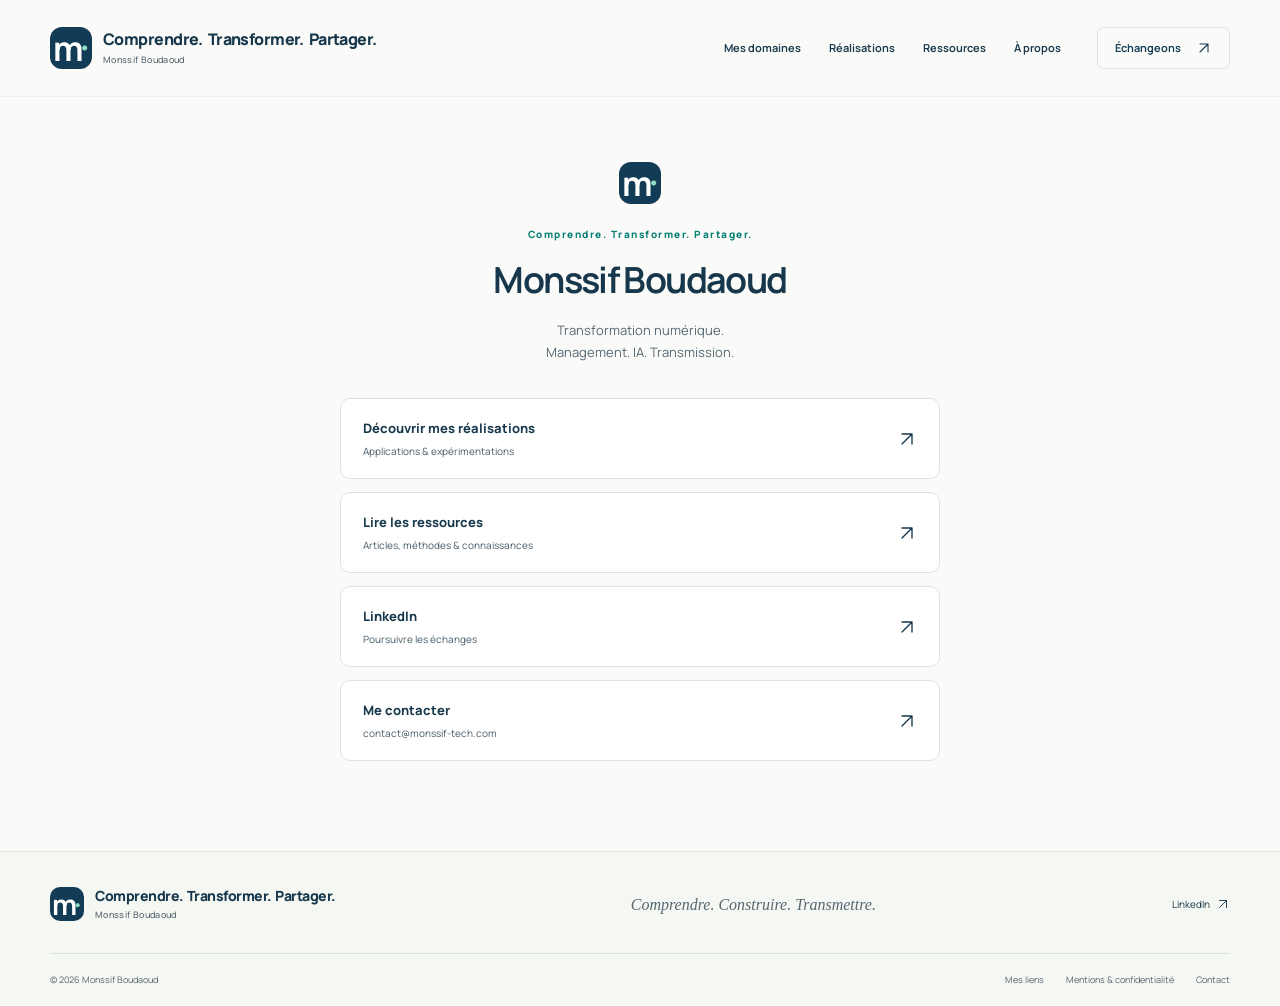
<file: liens/index.html>
<!DOCTYPE html><html lang="fr" style="--navy:#123b55;--teal:#087f75"><head><meta charset="UTF-8"><meta name="viewport" content="width=device-width, initial-scale=1"><meta name="theme-color" content="#123b55"><title>Mes liens — Comprendre. Transformer. Partager.</title><meta name="description" content="Transformation numérique, management et IA : des projets concrets, des méthodes utiles et des connaissances à partager. Par Monssif Boudaoud."><link rel="canonical" href="https://www.monssif-tech.com/liens/"><link rel="icon" href="/favicon.svg" type="image/svg+xml"><meta property="og:type" content="website"><meta property="og:locale" content="fr_FR"><meta property="og:title" content="Mes liens — Comprendre. Transformer. Partager."><meta property="og:description" content="Transformation numérique, management et IA : des projets concrets, des méthodes utiles et des connaissances à partager. Par Monssif Boudaoud."><meta property="og:url" content="https://www.monssif-tech.com/liens/"><meta property="og:site_name" content="Comprendre. Transformer. Partager."><meta property="og:image" content="https://www.monssif-tech.com/images/social-cover.png"><meta property="og:image:width" content="1200"><meta property="og:image:height" content="630"><meta property="og:image:alt" content="Comprendre. Transformer. Partager. — Transformation numérique, management et transmission"><meta name="twitter:card" content="summary_large_image"><script type="application/ld+json">{"@context":"https://schema.org","@type":"WebSite","name":"Comprendre. Transformer. Partager.","url":"https://www.monssif-tech.com","description":"Transformation numérique, management et IA : des projets concrets, des méthodes utiles et des connaissances à partager. Par Monssif Boudaoud."}</script><style>@font-face{font-family:Manrope Variable;font-style:normal;font-display:swap;font-weight:200 800;src:url([data-uri])format("woff2-variations");unicode-range:U+460-52F,U+1C80-1C8A,U+20B4,U+2DE0-2DFF,U+A640-A69F,U+FE2E-FE2F}@font-face{font-family:Manrope Variable;font-style:normal;font-display:swap;font-weight:200 800;src:url(/assets/manrope-cyrillic-wght-normal.Dvxsihut.woff2)format("woff2-variations");unicode-range:U+301,U+400-45F,U+490-491,U+4B0-4B1,U+2116}@font-face{font-family:Manrope Variable;font-style:normal;font-display:swap;font-weight:200 800;src:url(/assets/manrope-greek-wght-normal.DL7QRZyv.woff2)format("woff2-variations");unicode-range:U+370-377,U+37A-37F,U+384-38A,U+38C,U+38E-3A1,U+3A3-3FF}@font-face{font-family:Manrope Variable;font-style:normal;font-display:swap;font-weight:200 800;src:url(/assets/manrope-vietnamese-wght-normal.usUDDRr7.woff2)format("woff2-variations");unicode-range:U+102-103,U+110-111,U+128-129,U+168-169,U+1A0-1A1,U+1AF-1B0,U+300-301,U+303-304,U+308-309,U+323,U+329,U+1EA0-1EF9,U+20AB}@font-face{font-family:Manrope Variable;font-style:normal;font-display:swap;font-weight:200 800;src:url(/assets/manrope-latin-ext-wght-normal.Ch3YOpNY.woff2)format("woff2-variations");unicode-range:U+100-2BA,U+2BD-2C5,U+2C7-2CC,U+2CE-2D7,U+2DD-2FF,U+304,U+308,U+329,U+1D00-1DBF,U+1E00-1E9F,U+1EF2-1EFF,U+2020,U+20A0-20AB,U+20AD-20C0,U+2113,U+2C60-2C7F,U+A720-A7FF}@font-face{font-family:Manrope Variable;font-style:normal;font-display:swap;font-weight:200 800;src:url(/assets/manrope-latin-wght-normal.DHIcAJRg.woff2)format("woff2-variations");unicode-range:U+??,U+131,U+152-153,U+2BB-2BC,U+2C6,U+2DA,U+2DC,U+304,U+308,U+329,U+2000-206F,U+20AC,U+2122,U+2191,U+2193,U+2212,U+2215,U+FEFF,U+FFFD}@media print{.header,.footer,.contact-band,.article-aside,.filters,.back-link,.article-end,.menu-toggle{display:none!important}body{color:#111!important;background:#fff!important}.container{width:100%!important;max-width:none!important}.article-layout{display:block!important}.article-header,.page-intro{padding:0 0 20px!important}h1{font-size:30pt!important}h2{font-size:20pt!important}p,li{color:#222!important}.prose{font-size:11pt!important}.prose a{text-decoration:underline!important}a[href^=https]:after{content:" (" attr(href) ")";font-size:8pt}h2,h3{break-after:avoid}img,figure{break-inside:avoid}.project-visual{max-height:220px}.author-line{margin-bottom:20px}}:root{--navy:#123b55;--teal:#087f75;--ink:#17384c;--muted:#566873;--paper:#fafbf8;--white:#fff;--line:#dce4e2;--mint:#e5f2ec;--soft:#eff3f0;--serif:Georgia, "Times New Roman", serif;--radius:20px}*{box-sizing:border-box}html{scroll-behavior:smooth;scroll-padding-top:110px}body{background:var(--paper);color:var(--ink);-webkit-font-smoothing:antialiased;margin:0;font-family:Manrope Variable,Manrope,Arial,sans-serif;font-size:15px;line-height:1.7}a{color:inherit;text-decoration:none}button,input,select{font:inherit}button,a,input,select{-webkit-tap-highlight-color:transparent}button{cursor:pointer}button:disabled{cursor:default}img{max-width:100%;height:auto;display:block}svg{vertical-align:middle;flex-shrink:0}figure,h1,h2,h3,h4,p{margin:0}h1,h2,h3,h4{letter-spacing:-.045em;font-weight:650;line-height:1.15}h1{font-size:clamp(42px,5.4vw,78px)}h2{font-size:clamp(31px,3.2vw,46px)}h3{font-size:23px}p{color:var(--muted)}em{font-family:var(--serif);letter-spacing:-.045em;color:var(--teal);font-weight:400}::selection{color:var(--navy);background:#c2e9d9}:focus-visible{outline:3px solid var(--teal);outline-offset:5px;border-radius:4px}[hidden]{display:none!important}.container{width:min(1180px,100% - 80px);margin-inline:auto}.section{padding-block:98px}.eyebrow{color:var(--teal);letter-spacing:.15em;font-size:10px;font-weight:800;line-height:1.5;display:block}.sr-only,.skip-link:not(:focus){clip:rect(0, 0, 0, 0);white-space:nowrap;border:0;width:1px;height:1px;margin:-1px;padding:0;position:absolute;overflow:hidden}.skip-link{z-index:100;background:var(--navy);color:#fff;padding:12px 18px;position:fixed;top:12px;left:12px}.legacy-anchor{scroll-margin-top:110px}.button,.text-link{justify-content:center;align-items:center;gap:14px;font-size:12px;font-weight:750;display:inline-flex}.button{border:1px solid var(--navy);background:var(--navy);color:#fff;border-radius:9px;min-height:49px;padding:13px 22px;transition:transform .2s,background .2s;box-shadow:0 4px 10px #17384c09}.button:hover{background:#245771;transform:translateY(-2px)}.button.secondary{color:var(--navy);border-color:var(--line);background:0 0}.button.light{color:var(--navy);background:#fff;border-color:#fff}.text-link{justify-content:flex-start;gap:12px;line-height:1.5}.text-link svg,.round-arrow{transition:transform .2s}.text-link:hover svg,.project-card-link:hover .round-arrow{transform:translate(3px,-2px)}.actions{flex-wrap:wrap;align-items:center;gap:24px;display:flex}.header{z-index:30;background:color-mix(in srgb, var(--paper) 95%, transparent);backdrop-filter:blur(15px);border-bottom:1px solid #17384c0c;position:sticky;top:0}.header-inner{justify-content:space-between;align-items:center;gap:30px;height:96px;display:flex}.brand{letter-spacing:-.035em;flex-shrink:0;align-items:center;gap:11px;font-size:16px;font-weight:800;line-height:1.2;display:inline-flex}.brand small{color:var(--muted);letter-spacing:.04em;margin-top:6px;font-size:9px;font-weight:500;display:block}.brand>span:last-child{min-width:0}.brand-slogan{flex-wrap:nowrap;gap:.3em;display:flex}.brand-slogan>span{white-space:nowrap}.brand-mark{flex-shrink:0}@media (width<=900px){.brand-slogan{flex-direction:column;gap:0;line-height:1.15}}.header .brand{max-width:calc(100% - 100px)}.brand-mark{background:var(--navy);color:#fff;letter-spacing:-.12em;border-radius:12px;justify-content:center;align-items:center;width:42px;height:42px;padding-right:5px;font-size:34px;font-weight:700;line-height:1;display:inline-flex}.brand-mark>span{color:#8bddc4;align-self:flex-end;margin-bottom:5px;font-size:35px}.navigation{align-items:center;gap:28px;font-size:11px;font-weight:650;display:flex}.navigation>a{padding-block:10px}.navigation>a[aria-current],.navigation>a:hover{color:var(--teal)}.navigation .nav-contact{border:1px solid var(--line);color:var(--navy);border-radius:7px;align-items:center;gap:15px;margin-left:8px;padding:11px 17px;display:flex}.menu-toggle{border:1px solid var(--line);color:var(--navy);background:0 0;border-radius:7px;padding:9px 12px;font-size:12px;font-weight:700;display:none}.menu-toggle span{margin-left:8px}.hero{grid-template-columns:1.12fr 1fr;align-items:center;gap:35px;min-height:660px;padding-block:65px 80px;display:grid}.hero-eyebrow{letter-spacing:.1em;align-items:center;gap:8px;font-size:9px;display:flex}.live-dot{background:var(--teal);border-radius:50%;width:6px;height:6px;box-shadow:0 0 0 4px #087f750a}.hero h1{letter-spacing:-.06em;margin:24px 0;font-size:clamp(46px,5.5vw,78px);line-height:1.07}.hero h1 em{white-space:nowrap;font-size:.89em;display:inline-block}.hero-copy>p{max-width:455px;font-size:15px;line-height:1.9}.hero .actions{gap:24px;margin-top:30px}.hero-signature{align-items:center;gap:13px;margin-top:41px;font-size:10px;font-weight:750;display:flex}.hero-signature small{color:var(--muted);margin-top:2px;font-size:9px;font-weight:500;display:block}.signature-line{background:var(--teal);width:28px;height:1px}.hero-art{isolation:isolate;justify-content:center;align-items:center;min-height:430px;display:flex;position:relative}.hero-art:before{content:"";z-index:-2;background:radial-gradient(#cce5d68c,#0000 69%);position:absolute;inset:8% -2% 0}.orbit{z-index:-1;border:1px solid #bfd4c94d;border-radius:50%;width:375px;height:375px;position:absolute}.orbit-two{border-style:dashed;border-color:#bfd4c94d;width:470px;height:470px}.hero-window{background:#fff;border:1px solid #d1ded8;border-radius:15px;width:96%;overflow:hidden;transform:rotate(-3deg);box-shadow:0 25px 55px #274c3b13}.window-bar{background:#fcfdfa;border-bottom:1px solid #e9eeea;align-items:center;gap:4px;height:33px;padding:0 14px;display:flex}.window-bar>span{background:#d8e0da;border-radius:50%;width:5px;height:5px}.window-bar small{letter-spacing:.15em;color:#65786f;margin-left:auto;font-size:7px}.hero-window .project-visual{aspect-ratio:1.5;border-radius:0}.hero-window .mini-app{width:94%;height:91%;box-shadow:none;border:0;transform:none}.art-label{z-index:3;background:#fff;border:1px solid #dde8e1;border-radius:8px;align-items:center;gap:7px;padding:10px 13px;font-size:10px;display:flex;position:absolute;box-shadow:0 7px 20px #274c3b08}.art-label-top{top:26px;right:15px;transform:rotate(3deg)}.art-label svg{color:var(--teal)}.art-note{background:#fff;border:1px solid #dce7df;border-radius:10px;align-items:center;gap:12px;padding:16px 22px;font-size:11px;font-weight:750;display:flex;position:absolute;bottom:23px;left:15px;transform:rotate(2deg);box-shadow:0 12px 28px #274c3b10}.art-note small{color:var(--muted);margin-top:3px;font-size:8px;font-weight:500;display:block}.note-icon{background:var(--mint);width:33px;height:33px;color:var(--teal);border-radius:50%;justify-content:center;align-items:center;display:flex}.art-caption{text-align:center;letter-spacing:.15em;color:#677c70;font-size:6.7px;font-weight:650;position:absolute;bottom:-20px;left:0;right:0}.conviction{border-block:1px solid var(--line);justify-content:space-between;align-items:center;gap:30px;padding:28px 0 30px;display:flex}.conviction>span{color:var(--muted);font-size:10px;font-weight:700}.conviction p{letter-spacing:-.025em;font-size:19px;line-height:1.6}.conviction strong{color:var(--navy);font-weight:650}.conviction svg{color:var(--teal)}.section-heading{justify-content:space-between;align-items:flex-end;gap:36px;margin-bottom:34px;display:flex}.section-heading h2{margin-top:13px}.section-heading>.text-link{white-space:nowrap;margin-bottom:5px}.heading-aside{max-width:290px;font-size:12px;line-height:1.8}.heading-aside .text-link{margin-top:18px}.domain-grid{grid-template-columns:repeat(3,minmax(0,1fr));gap:20px;display:grid}.domain-card{border:1px solid var(--line);background:#fff;border-radius:13px;flex-direction:column;padding:28px 27px 24px;transition:transform .25s,border-color .25s;display:flex}.domain-card:hover{border-color:#8ebcaf;transform:translateY(-5px)}.domain-card-top{justify-content:space-between;align-items:center;margin-bottom:30px;display:flex}.icon-tile{background:var(--mint);width:44px;height:44px;color:var(--teal);border-radius:12px;justify-content:center;align-items:center;display:inline-flex}.index{color:#6e8277;letter-spacing:.1em;font-size:10px}.domain-card h3{max-width:230px;font-size:19px;line-height:1.4}.domain-card>p{margin-top:14px;margin-bottom:25px;font-size:12px;line-height:1.85}.card-discover{border-top:1px solid #edf0ed;justify-content:space-between;align-items:center;margin-top:auto;padding-top:17px;font-size:10px;font-weight:750;display:flex}.work-section{background:#eff3f0;border-block:1px solid #e4eae5}.project-grid{grid-template-columns:repeat(3,minmax(0,1fr));gap:22px;display:grid}.project-card{background:#fff;border:1px solid #dce5df;border-radius:14px;min-width:0;overflow:hidden}.project-card-link{height:100%;transition:background .25s;display:block}.project-card-link:hover{background:#fdfefc}.project-visual{aspect-ratio:1.45;color:#264c40;background:#ddebe3;justify-content:center;align-items:center;display:flex;position:relative;overflow:hidden}.project-visual.manager{background:linear-gradient(130deg,#deeee5,#d5e8df)}.mini-app{background:#fcfdfb;border:1px solid #cbdcd3;border-radius:9px;width:86%;height:79%;font-family:Manrope Variable,Arial,sans-serif;display:flex;overflow:hidden;transform:translate(5%,10%)rotate(-4deg);box-shadow:0 16px 35px #2f514316}.mini-sidebar{background:#f2f6f1;border-right:1px solid #e7ece6;flex-direction:column;flex-shrink:0;align-items:center;gap:16px;width:40px;padding-top:14px;display:flex}.mini-sidebar b{color:#254f40;letter-spacing:-.12em;font-size:21px;line-height:1.3}.mini-sidebar b span{color:#70ad91}.mini-sidebar i{background:#d4dfd5;border-radius:2px;width:12px;height:5px}.mini-sidebar i.active{background:#80b29a}.mini-main{flex:1;min-width:0;padding:18px}.mini-top{letter-spacing:.12em;color:#667f70;justify-content:space-between;align-items:center;margin-bottom:14px;font-size:5px;font-weight:800;display:flex}.mini-dot{background:#dfece1;border-radius:50%;width:11px;height:11px}.mini-main h4{letter-spacing:-.04em;color:#234b3b;font-size:15px}.mini-main>p{color:#718074;margin-top:4px;font-size:5.5px}.mini-tabs{color:#6f8375;border-bottom:1px solid #e2e9e0;gap:10px;height:18px;margin-top:15px;font-size:5px;display:flex}.mini-tabs .active{color:#274e3d;border-bottom:2px solid #649379}.mini-task{color:#35513c;border-bottom:1px solid #edf0e8;align-items:center;gap:7px;padding:10px 0;font-size:6px;display:flex}.mini-task small{color:#7a8c7c;margin-top:2px;font-size:4.5px;display:block}.mini-task>b{color:#557855;background:#eaf1e6;border-radius:3px;margin-left:auto;padding:2px 5px;font-size:5px}.check-square{color:#4d7858;background:#d6e9d9;border-radius:3px;justify-content:center;align-items:center;width:11px;height:11px;display:inline-flex}.check-square.empty{background:0 0;border:1px solid #c6d6c4}.mini-insight{color:#647d56;background:#eff4e9;border-radius:4px;align-items:center;gap:8px;margin-top:11px;padding:8px;font-size:6px;display:flex}.mini-insight>span{font-size:15px}.mini-insight strong{color:#3c633f;font-weight:650}.project-card-content{padding:21px 22px 26px}.card-meta{color:var(--muted);justify-content:space-between;align-items:center;gap:8px;font-size:8px;display:flex}.status{color:#3b5c4e;white-space:nowrap;background:#eaf2ec;border:1px solid #d4e1d6;border-radius:5px;justify-content:center;align-items:center;padding:3px 7px;font-size:8px;font-weight:650;display:inline-flex}.card-title{justify-content:space-between;align-items:center;gap:8px;margin-top:15px;display:flex}.card-title h3{font-size:20px}.round-arrow{background:#f1f5f0;border-radius:50%;justify-content:center;align-items:center;width:30px;height:30px;display:flex}.project-card-content>p{margin-top:10px;font-size:11px;line-height:1.9}.project-visual.\31 23zio{background:#e8edf6}.choice-art{text-align:center;color:#35455e;align-self:stretch;width:100%;padding:25px 15px 17px}.choice-logo{letter-spacing:-.06em;font-size:23px;font-weight:800;line-height:1}.choice-logo>span{color:#5255a1}.choice-art>p{color:#677388;margin-top:9px;font-size:7px}.podium{justify-content:center;align-items:flex-end;gap:5px;margin:20px 0 14px;display:flex}.podium>div{border:1px solid #ffffff80;border-radius:8px 8px 4px 4px;flex-direction:column;justify-content:center;align-items:center;width:54px;display:flex;box-shadow:inset 1px 1px #ffffff80,0 5px 12px #33425a10}.podium span{font-size:25px;font-weight:800;line-height:1.2}.podium small{margin-top:5px;font-size:5px;font-weight:700}.silver{background:linear-gradient(120deg,#edf2f8,#bdcddf);height:65px}.gold{color:#725916;background:linear-gradient(120deg,#fff1ad,#e0bb54);height:91px}.bronze{color:#7a523a;background:linear-gradient(120deg,#f8e2cc,#d3a486);height:49px}.choice-bottom{letter-spacing:.05em;color:#56677e;font-size:6px}.project-visual.wellbeing{background:#f3ecdf}.wellbeing-art{text-align:center;isolation:isolate;color:#675e3e;flex-direction:column;justify-content:center;align-self:stretch;align-items:center;width:100%;height:100%;display:flex;position:relative}.sun-disc{z-index:-2;background:linear-gradient(#dfc48d,#ead9b6);border-radius:50%;width:105px;height:105px;position:absolute;top:22px;right:15%}.wellbeing-arc{z-index:-1;background:#e1e3d1;border-radius:50%;width:120%;height:120%;position:absolute;top:48%;left:0;transform:rotate(-12deg)}.wellbeing-caption{letter-spacing:.17em;color:#72663f;margin-top:45px;margin-bottom:15px;font-size:6px}.wellbeing-art h4{font-family:var(--serif);letter-spacing:-.04em;font-size:36px;font-weight:400;line-height:1.05}.wellbeing-bottom{color:#606648;margin-top:18px;font-size:6px}.resource-grid{grid-template-columns:repeat(2,minmax(0,1fr));gap:23px;display:grid}.resource-card-link{border:1px solid var(--line);background:#fff;border-radius:13px;flex-direction:column;min-width:0;padding:28px 30px;display:flex}.resource-card-top{color:var(--muted);justify-content:space-between;align-items:center;gap:10px;margin-bottom:28px;font-size:9px;display:flex}.tag{color:#426650;background:#edf3ed;border-radius:4px;align-items:center;padding:3px 9px;font-size:9px;font-weight:700;line-height:1.7;display:inline-flex}.resource-theme{letter-spacing:.11em;font-size:8px}.resource-card h3{max-width:420px;margin-top:10px;font-size:23px;line-height:1.35}.resource-card-link:hover h3{color:var(--teal)}.resource-card-link>p{margin:13px 0 25px;font-size:12px;line-height:1.9}.resource-card-bottom{color:var(--muted);border-top:1px solid #e9eeea;justify-content:space-between;align-items:center;gap:10px;margin-top:auto;padding-top:16px;font-size:9px;display:flex}.resource-read{color:var(--navy);padding:5px}.linkedin-strip{border:1px solid var(--line);background:#f4f7f2;border-radius:9px;align-items:center;gap:17px;margin-top:26px;padding:22px 25px;display:flex}.linkedin-icon{letter-spacing:-.07em;color:#31546b;font-size:23px;font-weight:800}.linkedin-strip p{color:var(--navy);font-size:12px;font-weight:650}.linkedin-strip small{color:var(--muted);margin-top:3px;font-size:10px;font-weight:450;display:block}.linkedin-strip .text-link{white-space:nowrap;margin-left:auto;font-size:11px}.about-strip{border-top:1px solid var(--line);grid-template-columns:1fr 1fr;gap:100px;padding:50px 0 80px;display:grid}.about-strip h2{margin-top:15px;font-size:32px}.about-strip p{margin-bottom:19px;font-size:13px;line-height:1.9}.contact-band{background:var(--navy);color:#fff;border-radius:16px;justify-content:space-between;align-items:center;gap:30px;margin-bottom:90px;padding:43px 49px;display:flex}.contact-band .eyebrow{color:#a6d8c9;font-size:9px}.contact-band h2{margin-top:15px;font-size:35px;line-height:1.2}.contact-band .button{flex-shrink:0;min-width:150px}.footer{border-top:1px solid var(--line);background:#f5f7f2;padding-top:35px}.footer-top{justify-content:space-between;align-items:center;gap:30px;padding-bottom:32px;display:flex}.footer-top .brand-mark{border-radius:10px;width:34px;height:34px;font-size:28px}.footer-top .brand-mark>span{margin-bottom:4px;font-size:28px}.footer-top .brand{font-size:14px}.footer-top>p{font-family:var(--serif);color:var(--muted);font-size:16px;font-style:italic}.footer-social{gap:22px;font-size:10px;display:flex}.footer-social a{align-items:center;gap:6px;display:inline-flex}.footer-bottom{border-top:1px solid var(--line);color:var(--muted);justify-content:space-between;gap:20px;padding-block:18px;font-size:9px;display:flex}.footer-bottom>div{gap:22px;display:flex}.footer a:hover{color:var(--teal)}.page-intro{padding:75px 0 56px}.page-intro h1{margin-top:20px;font-size:clamp(38px,4.6vw,66px);line-height:1.12}.page-intro>p{max-width:650px;margin-top:25px;font-size:15px;line-height:1.9}.page-intro>.button{margin-top:30px}.anchor-nav{flex-wrap:wrap;gap:14px;margin-top:30px;display:flex}.anchor-nav a{border:1px solid var(--line);background:#fff;border-radius:6px;align-items:center;gap:15px;padding:9px 15px;font-size:11px;display:flex}.catalog{padding-bottom:90px}.catalog-note{max-width:750px;margin-top:24px;font-size:11px;line-height:1.9}.domain-detail{border-top:1px solid var(--line);grid-template-columns:1fr 1.2fr;gap:100px;padding-block:65px;display:grid}.domain-detail-title .large{width:62px;height:62px;margin-top:25px;display:flex}.domain-detail h2{margin-top:25px;font-size:36px}.domain-detail-title>p{margin-top:20px;font-size:13px;line-height:1.9}.domain-detail-body>h3{margin:10px 0 20px;font-size:20px}.domain-detail-body .resource-grid{margin-bottom:30px}.domain-detail-body .project-card{max-width:420px}.domain-detail:last-of-type{margin-bottom:45px}.principles{margin:0;padding:0;list-style:none}.principles li{border-bottom:1px solid var(--line);align-items:flex-start;gap:13px;padding:12px 0;font-size:13px;display:flex}.principles svg{color:var(--teal);margin-top:3px}.example-box{background:var(--mint);border-radius:10px;margin:28px 0 35px;padding:25px}.example-box>p{color:#3d6054;margin-top:13px;font-size:12px;line-height:1.9}.single{grid-template-columns:1fr}.detail-intro{padding-top:45px}.back-link{color:var(--muted);margin-bottom:35px;font-size:11px;display:inline-block}.back-link:hover{color:var(--teal)}.detail-heading{justify-content:space-between;align-items:flex-start;gap:25px;display:flex}.detail-heading h1{margin-top:16px;font-size:clamp(38px,4.5vw,64px)}.detail-heading .status{margin-top:10px;padding:5px 10px;font-size:10px}.lead{max-width:760px;margin-top:25px;font-size:16px;line-height:1.9}.project-facts{border-block:1px solid var(--line);grid-template-columns:1.3fr 1fr 1fr;gap:30px;margin-top:36px;padding-block:22px;display:grid}.project-facts span{letter-spacing:.1em;color:var(--muted);font-size:8px;font-weight:650;display:block}.project-facts strong{margin-top:6px;font-size:11px;font-weight:650;display:block}.project-figure{margin:35px 0 55px}.project-figure>.project-visual{aspect-ratio:2.9;border-radius:16px}.project-figure .mini-app{width:470px;height:300px;max-height:90%;transform:translateY(15px)rotate(-3deg)}.project-figure .mini-main{padding:24px}.project-figure .mini-main h4{font-size:23px}.project-figure .mini-main>p{font-size:8px}.project-figure .mini-top{font-size:7px}.project-figure .mini-task{padding:12px 0;font-size:8px}.project-figure .mini-task small{font-size:6px}.project-figure .mini-tabs{font-size:7px}.project-figure .mini-insight{font-size:8px}.project-figure .choice-art{padding:30px}.project-figure .choice-logo{font-size:34px}.project-figure .choice-art>p{font-size:10px}.project-figure .podium>div{width:80px}.project-figure .podium .silver{height:100px}.project-figure .podium .gold{height:140px}.project-figure .podium .bronze{height:75px}.project-figure .podium small{font-size:8px}.project-figure .podium span{font-size:36px}.project-figure .choice-bottom{font-size:9px}.project-figure .wellbeing-art h4{font-size:62px}.project-figure .wellbeing-caption,.project-figure .wellbeing-bottom{font-size:9px}.project-figure .sun-disc{width:220px;height:220px;top:10%;right:26%}.project-figure .wellbeing-arc{height:160%;top:55%}.project-figure figcaption,.prose figcaption{color:var(--muted);text-align:center;margin-top:10px;font-size:9px}.article-layout{grid-template-columns:minmax(0,740px) 240px;justify-content:space-between;gap:65px;padding-bottom:70px;display:grid}.prose{font-size:15px;line-height:1.95}.prose h2{letter-spacing:-.035em;margin:38px 0 18px;font-size:29px;line-height:1.3}.prose h2:first-child{margin-top:0}.prose h3{margin:28px 0 13px;font-size:21px}.prose p{margin-bottom:19px}.prose a:not(.button):not(.text-link){text-underline-offset:4px;color:var(--teal);text-decoration:underline}.prose ul,.prose ol{color:var(--muted);margin-bottom:25px;padding-left:24px}.prose li{margin:8px 0;padding-left:4px}.prose strong{color:var(--navy);font-weight:750}.prose blockquote{border-left:3px solid var(--teal);background:var(--mint);border-radius:0 10px 10px 0;margin:30px 0;padding:10px 23px}.prose blockquote p{font-family:var(--serif);color:var(--navy);margin:0;font-size:22px;line-height:1.6}.prose img{border:1px solid var(--line);border-radius:10px}.prose .actions{margin-top:30px}.article-aside{border-top:1px solid var(--teal);background:#eff4ee;border-radius:0 0 9px 9px;align-self:start;padding:23px;position:sticky;top:125px}.article-aside p{margin:17px 0;font-size:12px;line-height:1.9}.article-aside .text-link{font-size:10px}.article-header{max-width:950px;padding:45px 0}.article-header h1{max-width:920px;margin-top:23px;font-size:clamp(35px,4.5vw,62px);line-height:1.2}.article-tags{color:var(--teal);align-items:center;gap:14px;font-size:10px;display:flex}.article-tags .tag{font-size:9px}.article-header .lead{max-width:800px;font-size:17px}.author-line{align-items:center;gap:12px;margin-top:30px;display:flex}.author-initials{width:38px;height:38px;color:var(--teal);background:#e4eee6;border-radius:50%;justify-content:center;align-items:center;font-size:10px;font-weight:750;display:flex}.author-line strong{font-size:11px;display:block}.author-line>div>span{color:var(--muted);margin-top:2px;font-size:10px;display:block}.article-end{background:var(--mint);border-radius:10px;margin-top:45px;padding:27px}.article-end h2{margin-top:14px;font-size:26px}.article-end p{font-size:13px}.resource-library{padding-bottom:80px}.filters{border:1px solid var(--line);background:#eef3ef;border-radius:12px;grid-template-columns:minmax(200px,1.5fr) 1fr .8fr auto;align-items:stretch;gap:12px;padding:18px;display:grid}.search-field{align-items:center;gap:10px;display:flex;position:relative}.search-field>svg{color:var(--teal);pointer-events:none;position:absolute;left:14px}.search-field input{width:100%;height:100%;min-height:54px;color:var(--navy);background:#fff;border:1px solid #dce5dd;border-radius:7px;padding:13px 12px 13px 44px;font-size:11px}.select-field{background:#fff;border:1px solid #dce5dd;border-radius:7px;min-width:0;padding:6px 10px 5px}.select-field label{color:var(--muted);font-size:8px;display:block}.select-field select{width:100%;color:var(--navy);background:#fff;border:0;padding:3px 15px 3px 0;font-size:10px}.filter-reset{color:var(--teal);background:0 0;border:0;padding:8px;font-size:10px;font-weight:650}.results-line{justify-content:space-between;align-items:center;gap:15px;margin:25px 0;font-size:10px;display:flex}.results-line>span{color:var(--muted)}.resource-promise{border-top:1px solid var(--line);color:var(--teal);align-items:center;gap:18px;margin-top:40px;padding-top:30px;display:flex}.resource-promise p{color:var(--navy);font-size:13px}.resource-promise small{max-width:720px;color:var(--muted);margin-top:5px;font-size:11px;display:block}.empty-state{text-align:center;background:#eff4ee;border-radius:12px;padding:55px 20px}.empty-state h2{margin:20px 0 10px;font-size:25px}.empty-state p{font-size:13px}.empty-state .button{margin-top:25px}.about-hero{grid-template-columns:1fr 220px;align-items:center;gap:80px;padding:75px 0 60px;display:grid}.about-hero h1{margin-top:20px;font-size:clamp(36px,4.3vw,62px)}.portrait-frame{max-width:220px;position:relative}.portrait-frame img{aspect-ratio:1;object-fit:cover;border:1px solid #d7ded5;border-radius:18px;width:220px;box-shadow:12px 12px #e6eee4}.portrait-frame figcaption{color:var(--muted);text-align:center;margin-top:24px;font-size:9px}.about-body{grid-template-columns:1.5fr 1fr;gap:80px;padding-bottom:80px;display:grid}.principle-panel{border:1px solid var(--line);background:#eef3ec;border-radius:12px;align-self:start;padding:28px}.principle-panel .eyebrow{margin-bottom:15px}.principle-panel .principles li{font-size:12px}.principle-panel .principles li:last-child{border:0}.contact-grid{grid-template-columns:1fr 1fr;gap:25px;padding-bottom:100px;display:grid}.contact-card{border:1px solid var(--line);background:#fff;border-radius:15px;padding:35px;transition:border-color .2s}.contact-card:hover{border-color:#83aa97}.contact-card>.eyebrow{margin-top:28px}.contact-card h2{overflow-wrap:anywhere;margin-top:13px;font-size:26px;line-height:1.4}.contact-card>p{margin:15px 0 28px;font-size:12px}.links-page{text-align:center;max-width:600px;padding:65px 0 90px}.links-page>.brand-mark{margin-bottom:23px}.links-page h1{margin:15px 0;font-size:36px;line-height:1.3}.links-page>p{font-size:13px}.bio-links{text-align:left;gap:13px;margin-top:35px;display:grid}.bio-links a{border:1px solid var(--line);background:#fff;border-radius:10px;justify-content:space-between;align-items:center;gap:20px;padding:18px 22px;font-size:13px;font-weight:750;display:flex}.bio-links small{color:var(--muted);margin-top:4px;font-size:10px;font-weight:450;display:block}.bio-links a:hover{border-color:var(--teal);background:#f3f8f1}.narrow{max-width:800px}.legal{max-width:800px;padding-bottom:80px;font-size:13px}.legal h2{font-size:24px}@media (prefers-reduced-motion:no-preference){.hero-copy{animation:.7s ease-out both arrive}.hero-art{animation:.9s ease-out .12s both arrive}.art-label-top{animation:8s ease-in-out infinite label-float}.art-note{animation:9s ease-in-out infinite note-float}@keyframes arrive{0%{opacity:0;transform:translateY(12px)}to{opacity:1;transform:translateY(0)}}@keyframes label-float{0%,to{transform:translateY(0)rotate(3deg)}50%{transform:translateY(-5px)rotate(3deg)}}@keyframes note-float{0%,to{transform:translateY(0)rotate(2deg)}50%{transform:translateY(4px)rotate(2deg)}}}@media (width>=1500px){.hero{min-height:710px}.hero h1{font-size:84px}.hero-art{min-height:460px}}@media (width<=1100px){.container{width:calc(100% - 60px)}.navigation{gap:18px}.hero{gap:25px;min-height:600px}.hero h1{font-size:60px}.hero .actions{gap:18px}.hero .button{padding:12px 16px;font-size:11px}.hero .text-link{font-size:11px}.orbit{width:310px;height:310px}.orbit-two{width:390px;height:390px}.domain-card{padding:23px}.domain-card h3{font-size:18px}.card-meta{font-size:7px}.project-card-content{padding:19px}.card-title h3{font-size:18px}.domain-detail{gap:55px}.article-layout{grid-template-columns:minmax(0,1fr) 220px;gap:40px}.filters{grid-template-columns:1.3fr 1fr .8fr}.filter-reset{grid-column:1/-1;justify-self:end;padding:0}.project-grid{gap:16px}.about-body{gap:45px}}@media (width<=900px){.header-inner{height:78px}.menu-toggle{display:block}.navigation{background:var(--paper);border-bottom:1px solid var(--line);padding:18px 30px;display:none;position:absolute;top:78px;left:0;right:0;box-shadow:0 16px 24px #17384c0b}.navigation.is-open{flex-direction:column;align-items:stretch;gap:0;display:flex}.navigation>a{padding:13px 0}.navigation .nav-contact{justify-content:space-between;margin:10px 0 3px}.hero{grid-template-columns:1fr 1fr;min-height:570px;padding-block:55px}.hero h1{font-size:49px}.hero-copy>p{font-size:13px}.hero-eyebrow{font-size:7px}.hero .actions{flex-direction:column;align-items:flex-start;gap:18px}.hero-art{min-height:350px}.hero-window{width:100%}.hero-window .mini-app{width:97%;height:97%}.hero-window .mini-main{padding:13px}.hero-window .mini-main h4{font-size:12px}.art-label{padding:8px;font-size:8px;top:5px}.art-note{gap:8px;padding:12px;font-size:9px;bottom:5px;left:0}.art-note small{font-size:6px}.art-caption{font-size:5px;bottom:-20px}.orbit{width:250px;height:250px}.orbit-two{width:320px;height:320px}.section{padding-block:70px}.domain-grid{gap:13px}.domain-card{padding:20px}.domain-card-top{margin-bottom:20px}.domain-card h3{font-size:16px}.domain-card>p{font-size:11px}.project-grid{grid-template-columns:repeat(2,minmax(0,1fr))}.project-grid .project-card:last-child{grid-column:auto}.project-grid .project-card:only-child{max-width:500px}.project-grid .project-card:last-child:nth-child(3){grid-column:1/-1;width:calc(50% - 8px);display:block}.conviction p{font-size:17px}.conviction>span{font-size:9px}.resource-card-link{padding:24px}.resource-card h3{font-size:21px}.about-strip{gap:40px}.contact-band{padding:35px}.contact-band h2{font-size:30px}.footer-top>p{display:none}.project-figure>.project-visual{aspect-ratio:2.5}.domain-detail{grid-template-columns:1fr 1fr;gap:40px}.domain-detail h2{font-size:29px}.about-hero{grid-template-columns:1fr 170px;gap:35px}.portrait-frame img{width:170px}.about-hero h1{font-size:43px}.about-hero .lead{font-size:14px}.contact-card{padding:27px}.contact-card h2{font-size:22px}}@media (width<=650px){.container{width:calc(100% - 40px)}h2{font-size:32px}.brand{font-size:14px}.brand small{font-size:8px}.brand-mark{width:37px;height:37px;font-size:30px}.brand-mark>span{font-size:30px}.hero{grid-template-columns:1fr;gap:28px;padding-block:45px 52px}.hero h1{margin:22px 0;font-size:clamp(47px,10.8vw,67px)}.hero h1 em{font-size:.91em}.hero-eyebrow{letter-spacing:.07em;font-size:7px}.hero-copy>p{max-width:440px;font-size:14px}.hero .actions{flex-direction:row;align-items:center;gap:18px;margin-top:25px}.hero .button{gap:9px;padding:12px 15px;font-size:10px}.hero .text-link{gap:7px;font-size:10px}.hero-signature{margin-top:28px}.hero-art{width:100%;max-width:470px;min-height:340px;margin-inline:auto}.hero-window{width:90%;max-width:400px}.hero-window .mini-app{width:94%;height:91%}.hero-window .mini-main{padding:17px}.hero-window .mini-main h4{font-size:15px}.art-label-top{font-size:9px;top:5px;right:0}.art-note{padding:12px 15px;font-size:10px;bottom:5px;left:5px}.art-note small{font-size:7px}.art-caption{font-size:5.5px;bottom:-20px}.orbit{width:280px;height:280px}.orbit-two{width:330px;height:330px}.conviction{flex-wrap:wrap;align-items:flex-start;gap:12px;padding-block:23px;position:relative}.conviction>span{width:100%;font-size:9px}.conviction>p{font-size:18px}.conviction>svg{width:23px;height:23px;position:absolute;top:24px;right:0}.section{padding-block:58px}.section-heading{margin-bottom:28px;display:block}.section-heading>.text-link{white-space:normal;margin-top:20px}.section-heading h2{font-size:32px}.heading-aside{max-width:100%;margin-top:22px}.heading-aside p{font-size:12px}.domain-grid,.project-grid,.resource-grid{grid-template-columns:1fr}.domain-card{padding:25px}.domain-card h3{max-width:100%;font-size:20px}.domain-card>p{margin-bottom:20px;font-size:12px}.domain-card-top{margin-bottom:23px}.domain-card .card-discover{font-size:11px}.project-grid .project-card:last-child:nth-child(3){grid-column:auto;width:auto}.project-card-content{padding:24px}.card-meta{font-size:9px}.card-title h3{font-size:23px}.project-card-content>p{font-size:12px}.project-visual{aspect-ratio:1.55}.mini-app{height:83%}.mini-main h4{font-size:17px}.mini-top,.mini-main>p{font-size:6px}.mini-task{font-size:7px}.mini-task small{font-size:5px}.mini-insight{font-size:7px}.choice-art{padding:28px}.choice-logo{font-size:30px}.choice-art>p{font-size:8px}.podium{margin-top:23px}.podium>div{width:62px}.podium .silver{height:70px}.podium .gold{height:98px}.podium .bronze{height:54px}.choice-bottom{font-size:7px}.wellbeing-art h4{font-size:44px}.wellbeing-caption,.wellbeing-bottom{font-size:7px}.sun-disc{width:130px;height:130px}.resource-card-link{padding:26px}.resource-card h3{font-size:24px}.resource-card-top{margin-bottom:25px}.resource-card-link>p{font-size:12px}.resource-card-bottom{font-size:9px}.linkedin-strip{flex-wrap:wrap;gap:13px;padding:20px}.linkedin-strip p{flex:1;font-size:11px}.linkedin-strip small{font-size:9px}.linkedin-strip .text-link{margin-left:34px;font-size:10px}.about-strip{border:0;grid-template-columns:1fr;gap:22px;padding:10px 0 55px}.about-strip h2{font-size:30px}.contact-band{border-radius:13px;flex-direction:column;align-items:flex-start;gap:24px;margin-bottom:55px;padding:29px 25px}.contact-band h2{font-size:29px}.contact-band .eyebrow{font-size:7px}.contact-band .button{min-width:140px;font-size:11px}.footer-top{flex-wrap:wrap;gap:22px;padding-bottom:25px}.footer-social{gap:20px;font-size:10px}.footer-bottom{flex-direction:column;gap:12px;font-size:9px}.footer-bottom>div{flex-wrap:wrap;gap:20px}.page-intro{padding:45px 0 35px}.page-intro h1{margin-top:18px;font-size:clamp(36px,8.8vw,52px);line-height:1.15}.page-intro>p{margin-top:22px;font-size:14px}.anchor-nav{gap:8px;margin-top:25px}.anchor-nav a{gap:8px;padding:8px 11px;font-size:10px}.domain-detail{grid-template-columns:1fr;gap:28px;padding-block:35px}.domain-detail h2{font-size:32px}.domain-detail-title>p{font-size:13px}.domain-detail-title .large{margin-top:23px}.domain-detail-body .project-card{max-width:none}.domain-detail:last-of-type{margin-bottom:25px}.catalog{padding-bottom:55px}.catalog-note{font-size:10px}.detail-intro{padding-top:30px}.back-link{margin-bottom:25px;font-size:10px}.detail-heading{display:block}.detail-heading h1{margin-top:13px;font-size:41px}.detail-heading .status{margin-top:22px;font-size:9px}.detail-heading .eyebrow{font-size:8px}.lead{margin-top:20px;font-size:14px}.project-facts{grid-template-columns:1fr 1fr;gap:18px;margin-top:25px}.project-facts strong{font-size:10px}.project-facts>div:last-child{grid-column:1/-1}.project-figure{margin:25px 0 35px}.project-figure>.project-visual{aspect-ratio:1.5}.project-figure .mini-app{width:90%;height:84%;transform:translate(3%,10%)rotate(-3deg)}.project-figure .mini-main{padding:17px}.project-figure .mini-main h4{font-size:17px}.project-figure .mini-top{font-size:5px}.project-figure .mini-main>p{font-size:6px}.project-figure .mini-task{padding:9px 0;font-size:6px}.project-figure .mini-task small{font-size:5px}.project-figure .mini-tabs{font-size:6px}.project-figure .mini-insight{font-size:7px}.project-figure .choice-art{padding:23px 15px}.project-figure .choice-logo{font-size:26px}.project-figure .choice-art>p{font-size:7px}.project-figure .podium{margin-top:15px}.project-figure .podium>div{width:60px}.project-figure .podium .silver{height:62px}.project-figure .podium .gold{height:88px}.project-figure .podium .bronze{height:46px}.project-figure .podium span{font-size:27px}.project-figure .podium small,.project-figure .choice-bottom{font-size:6px}.project-figure .wellbeing-art h4{font-size:43px}.project-figure .sun-disc{width:140px;height:140px;right:15%}.project-figure .wellbeing-caption,.project-figure .wellbeing-bottom{font-size:7px}.article-layout{grid-template-columns:1fr;gap:30px;padding-bottom:40px}.article-aside{padding:22px;position:static}.prose{font-size:14px;line-height:1.95}.prose h2{font-size:26px}.prose h3{font-size:20px}.prose blockquote p{font-size:21px}.article-header{padding:30px 0 35px}.article-header h1{margin-top:20px;font-size:36px;line-height:1.23}.article-header .lead{font-size:14px}.article-tags{gap:10px;font-size:8px}.author-line{margin-top:25px}.filters{grid-template-columns:1fr 1fr;gap:10px;padding:13px}.search-field{grid-column:1/-1}.search-field input{font-size:11px}.filter-reset{font-size:10px}.results-line{font-size:9px}.results-line>span{display:none}.resource-promise{align-items:flex-start}.resource-promise p{font-size:12px}.resource-promise small{font-size:10px}.resource-library{padding-bottom:55px}.about-hero{grid-template-columns:1fr;gap:28px;padding:45px 0 35px}.about-hero h1{font-size:39px}.portrait-frame{max-width:150px}.portrait-frame img{border-radius:13px;width:150px;box-shadow:8px 8px #e6eee4}.portrait-frame figcaption{margin-top:18px;font-size:8px}.about-body{grid-template-columns:1fr;gap:28px;padding-bottom:50px}.contact-grid{grid-template-columns:1fr;gap:18px;padding-bottom:55px}.contact-card{padding:26px}.contact-card h2{font-size:24px}.links-page{padding-block:45px 60px}.links-page h1{font-size:32px}.bio-links a{padding:17px 18px;font-size:12px}.legal{padding-bottom:55px}.legal h2{font-size:23px}}@media (width<=370px){.container{width:calc(100% - 32px)}.hero h1{font-size:44px}.hero .actions{gap:17px}.hero .button{padding-inline:11px;font-size:9px}.hero .text-link{font-size:9px}.hero-art{min-height:300px}.orbit-two{width:290px;height:290px}.hero-window .mini-main h4{font-size:13px}.hero-window .mini-main{padding:12px}.hero-window .mini-insight{font-size:6px}.art-note{font-size:9px}.art-note small,.hero-eyebrow{font-size:6px}.resource-card-link{padding:22px}.resource-card h3{font-size:22px}.contact-card h2{font-size:21px}}@media (prefers-reduced-motion:reduce){html{scroll-behavior:auto}*,:before,:after{transition:none!important;animation:none!important}}.resource-cover{aspect-ratio:16/9;object-fit:cover;border-radius:7px;width:100%;margin-bottom:22px}@media (width<=650px){.hero h1 em{white-space:normal}}.resource-card{min-width:0}.resource-card-link{height:100%;transition:border-color .2s,box-shadow .2s}.resource-card-link:hover{border-color:#8ebcaf;box-shadow:0 8px 22px #17384c08}.resource-read{color:var(--teal);align-items:center;gap:9px;font-size:11px;font-weight:750;display:inline-flex}.project-visual.resolve{background:linear-gradient(135deg,#dce8ed,#d3e9e0)}.resolve-art{text-align:center;width:82%;padding:22px 0}.resolve-label{letter-spacing:.14em;font-size:11px;font-weight:800}.resolve-controller{background:#17384c;border-radius:16px;max-width:300px;margin:16px auto 12px;padding:16px;transform:rotate(-3deg);box-shadow:0 16px 28px #17384c25}.resolve-keys{grid-template-columns:repeat(4,1fr);gap:8px;display:grid}.resolve-keys span{color:#123b55;background:#edf6f2;border-radius:5px;place-items:center;height:32px;font-size:17px;display:grid}.resolve-strip{color:#ddf3ec;letter-spacing:.05em;background:#315567;border-radius:4px;margin-top:12px;padding:8px 0;font-size:8px}.resolve-dials{justify-content:space-around;margin-top:12px;display:flex}.resolve-dials i{background:#122e40;border:4px solid #7da59e;border-radius:50%;width:23px;height:23px}.resolve-caption{color:#345747;font-size:10px}.project-open{border-top:1px solid var(--line);color:var(--teal);justify-content:space-between;align-items:center;gap:12px;margin-top:18px;padding-top:14px;font-size:11px;font-weight:750;display:flex}.project-card-frozen,.project-card-frozen:hover{cursor:default;background:0 0}.project-card-frozen .round-arrow,.project-card-frozen .project-open svg{visibility:hidden}.project-card-frozen .project-open{color:var(--muted)}.project-pending{color:var(--muted);margin-top:8px;font-size:11px;line-height:1.6;display:block}.article-toc{margin-bottom:32px}.article-toc ol{margin:18px 0 0;padding:0;list-style:none}.article-toc li+li{margin-top:14px}.article-toc a{color:var(--ink);font-size:13px;line-height:1.65}.article-toc a:hover{color:var(--teal);text-decoration:underline}.prose{overflow-wrap:anywhere;min-width:0}.prose table{border-collapse:collapse;max-width:100%;margin:26px 0;font-size:14px;line-height:1.6;display:block;overflow-x:auto}.prose th,.prose td{border:1px solid var(--line);text-align:left;vertical-align:top;min-width:145px;padding:14px}.prose th{color:var(--ink);background:#eef4f2}.prose figure{margin:32px 0}.prose figure img{border:1px solid var(--line);border-radius:12px;max-width:100%;height:auto;display:block}.prose figcaption{color:var(--muted);margin-top:10px;font-size:12px;line-height:1.7}.prose code{overflow-wrap:anywhere;white-space:normal}
</style></head><body><a class="skip-link" href="#contenu">Aller au contenu</a><header class="header"><div class="container header-inner"><a href="/" class="brand" aria-label="Comprendre. Transformer. Partager., accueil"><span class="brand-mark">m<span>·</span></span><span class="brand-copy"><span class="brand-slogan"><span>Comprendre.</span><span>Transformer.</span><span>Partager.</span></span><small>Monssif Boudaoud</small></span></a><button class="menu-toggle" type="button" aria-expanded="false" aria-controls="navigation">Menu <span aria-hidden="true">☰</span></button><nav id="navigation" class="navigation" aria-label="Navigation principale"><a href="/domaines/">Mes domaines</a><a href="/realisations/">Réalisations</a><a href="/ressources/">Ressources</a><a href="/a-propos/">À propos</a><a class="nav-contact" href="/contact/">Échangeons <svg width="16" height="16" viewBox="0 0 24 24" fill="none" stroke="currentColor" stroke-width="1.6" stroke-linecap="round" stroke-linejoin="round" aria-hidden="true"><path d="M6 18 18 6M6 6h12v12"></path></svg></a></nav></div></header><main id="contenu"><section class="container links-page"><span class="brand-mark">m<span>·</span></span><span class="eyebrow">Comprendre. Transformer. Partager.</span><h1>Monssif Boudaoud</h1><p>Transformation numérique.<br>Management. IA. Transmission.</p><div class="bio-links"><a href="/realisations/"><span>Découvrir mes réalisations<small>Applications &amp; expérimentations</small></span><svg width="20" height="20" viewBox="0 0 24 24" fill="none" stroke="currentColor" stroke-width="1.6" stroke-linecap="round" stroke-linejoin="round" aria-hidden="true"><path d="M6 18 18 6M6 6h12v12"></path></svg></a><a href="/ressources/"><span>Lire les ressources<small>Articles, méthodes &amp; connaissances</small></span><svg width="20" height="20" viewBox="0 0 24 24" fill="none" stroke="currentColor" stroke-width="1.6" stroke-linecap="round" stroke-linejoin="round" aria-hidden="true"><path d="M6 18 18 6M6 6h12v12"></path></svg></a><a href="https://www.linkedin.com/in/monssif-b-07267a15b" target="_blank" rel="noopener noreferrer"><span>LinkedIn<small>Poursuivre les échanges</small></span><svg width="20" height="20" viewBox="0 0 24 24" fill="none" stroke="currentColor" stroke-width="1.6" stroke-linecap="round" stroke-linejoin="round" aria-hidden="true"><path d="M6 18 18 6M6 6h12v12"></path></svg></a><a href="/contact/"><span>Me contacter<small>contact@monssif-tech.com</small></span><svg width="20" height="20" viewBox="0 0 24 24" fill="none" stroke="currentColor" stroke-width="1.6" stroke-linecap="round" stroke-linejoin="round" aria-hidden="true"><path d="M6 18 18 6M6 6h12v12"></path></svg></a></div></section></main><footer class="footer"><div class="container footer-top"><a href="/" class="brand"><span class="brand-mark">m<span>·</span></span><span class="brand-copy"><span class="brand-slogan"><span>Comprendre.</span><span>Transformer.</span><span>Partager.</span></span><small>Monssif Boudaoud</small></span></a><p>Comprendre. Construire. Transmettre.</p><div class="footer-social"><a href="https://www.linkedin.com/in/monssif-b-07267a15b" target="_blank" rel="noopener noreferrer">LinkedIn <svg width="14" height="14" viewBox="0 0 24 24" fill="none" stroke="currentColor" stroke-width="1.6" stroke-linecap="round" stroke-linejoin="round" aria-hidden="true"><path d="M6 18 18 6M6 6h12v12"></path></svg></a></div></div><div class="container footer-bottom"><span>© 2026 Monssif Boudaoud</span><div><a href="/liens/">Mes liens</a><a href="/mentions-legales/">Mentions & confidentialité</a><a href="/contact/">Contact</a></div></div></footer><script type="module">var e=document.querySelector(`.menu-toggle`),t=document.querySelector(`#navigation`),n=()=>{e?.setAttribute(`aria-expanded`,`false`),t?.classList.remove(`is-open`)};e?.addEventListener(`click`,()=>{let n=e.getAttribute(`aria-expanded`)!==`true`;e.setAttribute(`aria-expanded`,String(n)),t?.classList.toggle(`is-open`,n)}),document.addEventListener(`keydown`,t=>{t.key===`Escape`&&e?.getAttribute(`aria-expanded`)===`true`&&(n(),e.focus())}),t?.querySelectorAll(`a`).forEach(e=>e.addEventListener(`click`,n)),matchMedia(`(min-width: 901px)`).addEventListener(`change`,e=>{e.matches&&n()});</script><script type="module" src="https://static.cloudflareinsights.com/beacon.min.js" data-cf-beacon="{&quot;token&quot;:&quot;4463d455115e4bc1a1a7b5e951f271b6&quot;}"></script></body></html>
</file>
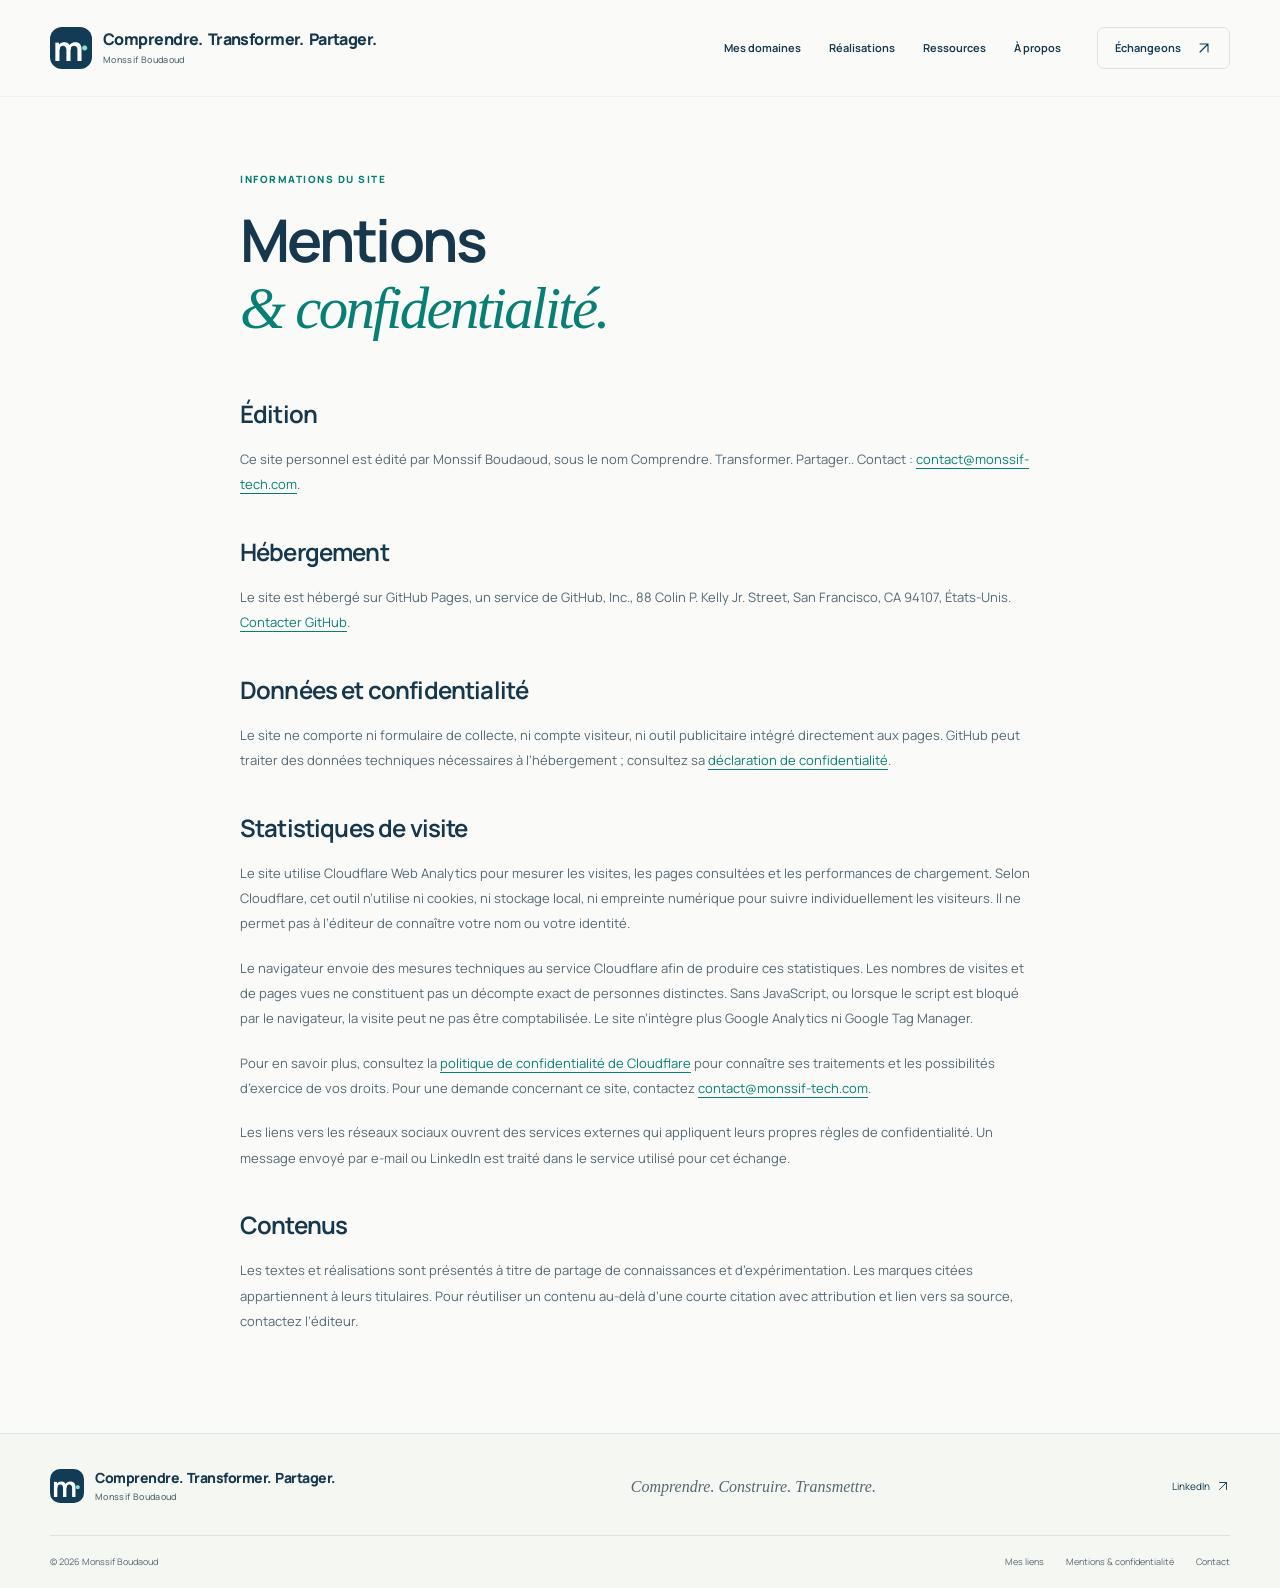
<file: mentions-legales/index.html>
<!DOCTYPE html><html lang="fr" style="--navy:#123b55;--teal:#087f75"><head><meta charset="UTF-8"><meta name="viewport" content="width=device-width, initial-scale=1"><meta name="theme-color" content="#123b55"><title>Mentions &amp; confidentialité — Comprendre. Transformer. Partager.</title><meta name="description" content="Transformation numérique, management et IA : des projets concrets, des méthodes utiles et des connaissances à partager. Par Monssif Boudaoud."><link rel="canonical" href="https://www.monssif-tech.com/mentions-legales/"><link rel="icon" href="/favicon.svg" type="image/svg+xml"><meta property="og:type" content="website"><meta property="og:locale" content="fr_FR"><meta property="og:title" content="Mentions &amp; confidentialité — Comprendre. Transformer. Partager."><meta property="og:description" content="Transformation numérique, management et IA : des projets concrets, des méthodes utiles et des connaissances à partager. Par Monssif Boudaoud."><meta property="og:url" content="https://www.monssif-tech.com/mentions-legales/"><meta property="og:site_name" content="Comprendre. Transformer. Partager."><meta property="og:image" content="https://www.monssif-tech.com/images/social-cover.png"><meta property="og:image:width" content="1200"><meta property="og:image:height" content="630"><meta property="og:image:alt" content="Comprendre. Transformer. Partager. — Transformation numérique, management et transmission"><meta name="twitter:card" content="summary_large_image"><script type="application/ld+json">{"@context":"https://schema.org","@type":"WebSite","name":"Comprendre. Transformer. Partager.","url":"https://www.monssif-tech.com","description":"Transformation numérique, management et IA : des projets concrets, des méthodes utiles et des connaissances à partager. Par Monssif Boudaoud."}</script><style>@font-face{font-family:Manrope Variable;font-style:normal;font-display:swap;font-weight:200 800;src:url([data-uri])format("woff2-variations");unicode-range:U+460-52F,U+1C80-1C8A,U+20B4,U+2DE0-2DFF,U+A640-A69F,U+FE2E-FE2F}@font-face{font-family:Manrope Variable;font-style:normal;font-display:swap;font-weight:200 800;src:url(/assets/manrope-cyrillic-wght-normal.Dvxsihut.woff2)format("woff2-variations");unicode-range:U+301,U+400-45F,U+490-491,U+4B0-4B1,U+2116}@font-face{font-family:Manrope Variable;font-style:normal;font-display:swap;font-weight:200 800;src:url(/assets/manrope-greek-wght-normal.DL7QRZyv.woff2)format("woff2-variations");unicode-range:U+370-377,U+37A-37F,U+384-38A,U+38C,U+38E-3A1,U+3A3-3FF}@font-face{font-family:Manrope Variable;font-style:normal;font-display:swap;font-weight:200 800;src:url(/assets/manrope-vietnamese-wght-normal.usUDDRr7.woff2)format("woff2-variations");unicode-range:U+102-103,U+110-111,U+128-129,U+168-169,U+1A0-1A1,U+1AF-1B0,U+300-301,U+303-304,U+308-309,U+323,U+329,U+1EA0-1EF9,U+20AB}@font-face{font-family:Manrope Variable;font-style:normal;font-display:swap;font-weight:200 800;src:url(/assets/manrope-latin-ext-wght-normal.Ch3YOpNY.woff2)format("woff2-variations");unicode-range:U+100-2BA,U+2BD-2C5,U+2C7-2CC,U+2CE-2D7,U+2DD-2FF,U+304,U+308,U+329,U+1D00-1DBF,U+1E00-1E9F,U+1EF2-1EFF,U+2020,U+20A0-20AB,U+20AD-20C0,U+2113,U+2C60-2C7F,U+A720-A7FF}@font-face{font-family:Manrope Variable;font-style:normal;font-display:swap;font-weight:200 800;src:url(/assets/manrope-latin-wght-normal.DHIcAJRg.woff2)format("woff2-variations");unicode-range:U+??,U+131,U+152-153,U+2BB-2BC,U+2C6,U+2DA,U+2DC,U+304,U+308,U+329,U+2000-206F,U+20AC,U+2122,U+2191,U+2193,U+2212,U+2215,U+FEFF,U+FFFD}@media print{.header,.footer,.contact-band,.article-aside,.filters,.back-link,.article-end,.menu-toggle{display:none!important}body{color:#111!important;background:#fff!important}.container{width:100%!important;max-width:none!important}.article-layout{display:block!important}.article-header,.page-intro{padding:0 0 20px!important}h1{font-size:30pt!important}h2{font-size:20pt!important}p,li{color:#222!important}.prose{font-size:11pt!important}.prose a{text-decoration:underline!important}a[href^=https]:after{content:" (" attr(href) ")";font-size:8pt}h2,h3{break-after:avoid}img,figure{break-inside:avoid}.project-visual{max-height:220px}.author-line{margin-bottom:20px}}:root{--navy:#123b55;--teal:#087f75;--ink:#17384c;--muted:#566873;--paper:#fafbf8;--white:#fff;--line:#dce4e2;--mint:#e5f2ec;--soft:#eff3f0;--serif:Georgia, "Times New Roman", serif;--radius:20px}*{box-sizing:border-box}html{scroll-behavior:smooth;scroll-padding-top:110px}body{background:var(--paper);color:var(--ink);-webkit-font-smoothing:antialiased;margin:0;font-family:Manrope Variable,Manrope,Arial,sans-serif;font-size:15px;line-height:1.7}a{color:inherit;text-decoration:none}button,input,select{font:inherit}button,a,input,select{-webkit-tap-highlight-color:transparent}button{cursor:pointer}button:disabled{cursor:default}img{max-width:100%;height:auto;display:block}svg{vertical-align:middle;flex-shrink:0}figure,h1,h2,h3,h4,p{margin:0}h1,h2,h3,h4{letter-spacing:-.045em;font-weight:650;line-height:1.15}h1{font-size:clamp(42px,5.4vw,78px)}h2{font-size:clamp(31px,3.2vw,46px)}h3{font-size:23px}p{color:var(--muted)}em{font-family:var(--serif);letter-spacing:-.045em;color:var(--teal);font-weight:400}::selection{color:var(--navy);background:#c2e9d9}:focus-visible{outline:3px solid var(--teal);outline-offset:5px;border-radius:4px}[hidden]{display:none!important}.container{width:min(1180px,100% - 80px);margin-inline:auto}.section{padding-block:98px}.eyebrow{color:var(--teal);letter-spacing:.15em;font-size:10px;font-weight:800;line-height:1.5;display:block}.sr-only,.skip-link:not(:focus){clip:rect(0, 0, 0, 0);white-space:nowrap;border:0;width:1px;height:1px;margin:-1px;padding:0;position:absolute;overflow:hidden}.skip-link{z-index:100;background:var(--navy);color:#fff;padding:12px 18px;position:fixed;top:12px;left:12px}.legacy-anchor{scroll-margin-top:110px}.button,.text-link{justify-content:center;align-items:center;gap:14px;font-size:12px;font-weight:750;display:inline-flex}.button{border:1px solid var(--navy);background:var(--navy);color:#fff;border-radius:9px;min-height:49px;padding:13px 22px;transition:transform .2s,background .2s;box-shadow:0 4px 10px #17384c09}.button:hover{background:#245771;transform:translateY(-2px)}.button.secondary{color:var(--navy);border-color:var(--line);background:0 0}.button.light{color:var(--navy);background:#fff;border-color:#fff}.text-link{justify-content:flex-start;gap:12px;line-height:1.5}.text-link svg,.round-arrow{transition:transform .2s}.text-link:hover svg,.project-card-link:hover .round-arrow{transform:translate(3px,-2px)}.actions{flex-wrap:wrap;align-items:center;gap:24px;display:flex}.header{z-index:30;background:color-mix(in srgb, var(--paper) 95%, transparent);backdrop-filter:blur(15px);border-bottom:1px solid #17384c0c;position:sticky;top:0}.header-inner{justify-content:space-between;align-items:center;gap:30px;height:96px;display:flex}.brand{letter-spacing:-.035em;flex-shrink:0;align-items:center;gap:11px;font-size:16px;font-weight:800;line-height:1.2;display:inline-flex}.brand small{color:var(--muted);letter-spacing:.04em;margin-top:6px;font-size:9px;font-weight:500;display:block}.brand>span:last-child{min-width:0}.brand-slogan{flex-wrap:nowrap;gap:.3em;display:flex}.brand-slogan>span{white-space:nowrap}.brand-mark{flex-shrink:0}@media (width<=900px){.brand-slogan{flex-direction:column;gap:0;line-height:1.15}}.header .brand{max-width:calc(100% - 100px)}.brand-mark{background:var(--navy);color:#fff;letter-spacing:-.12em;border-radius:12px;justify-content:center;align-items:center;width:42px;height:42px;padding-right:5px;font-size:34px;font-weight:700;line-height:1;display:inline-flex}.brand-mark>span{color:#8bddc4;align-self:flex-end;margin-bottom:5px;font-size:35px}.navigation{align-items:center;gap:28px;font-size:11px;font-weight:650;display:flex}.navigation>a{padding-block:10px}.navigation>a[aria-current],.navigation>a:hover{color:var(--teal)}.navigation .nav-contact{border:1px solid var(--line);color:var(--navy);border-radius:7px;align-items:center;gap:15px;margin-left:8px;padding:11px 17px;display:flex}.menu-toggle{border:1px solid var(--line);color:var(--navy);background:0 0;border-radius:7px;padding:9px 12px;font-size:12px;font-weight:700;display:none}.menu-toggle span{margin-left:8px}.hero{grid-template-columns:1.12fr 1fr;align-items:center;gap:35px;min-height:660px;padding-block:65px 80px;display:grid}.hero-eyebrow{letter-spacing:.1em;align-items:center;gap:8px;font-size:9px;display:flex}.live-dot{background:var(--teal);border-radius:50%;width:6px;height:6px;box-shadow:0 0 0 4px #087f750a}.hero h1{letter-spacing:-.06em;margin:24px 0;font-size:clamp(46px,5.5vw,78px);line-height:1.07}.hero h1 em{white-space:nowrap;font-size:.89em;display:inline-block}.hero-copy>p{max-width:455px;font-size:15px;line-height:1.9}.hero .actions{gap:24px;margin-top:30px}.hero-signature{align-items:center;gap:13px;margin-top:41px;font-size:10px;font-weight:750;display:flex}.hero-signature small{color:var(--muted);margin-top:2px;font-size:9px;font-weight:500;display:block}.signature-line{background:var(--teal);width:28px;height:1px}.hero-art{isolation:isolate;justify-content:center;align-items:center;min-height:430px;display:flex;position:relative}.hero-art:before{content:"";z-index:-2;background:radial-gradient(#cce5d68c,#0000 69%);position:absolute;inset:8% -2% 0}.orbit{z-index:-1;border:1px solid #bfd4c94d;border-radius:50%;width:375px;height:375px;position:absolute}.orbit-two{border-style:dashed;border-color:#bfd4c94d;width:470px;height:470px}.hero-window{background:#fff;border:1px solid #d1ded8;border-radius:15px;width:96%;overflow:hidden;transform:rotate(-3deg);box-shadow:0 25px 55px #274c3b13}.window-bar{background:#fcfdfa;border-bottom:1px solid #e9eeea;align-items:center;gap:4px;height:33px;padding:0 14px;display:flex}.window-bar>span{background:#d8e0da;border-radius:50%;width:5px;height:5px}.window-bar small{letter-spacing:.15em;color:#65786f;margin-left:auto;font-size:7px}.hero-window .project-visual{aspect-ratio:1.5;border-radius:0}.hero-window .mini-app{width:94%;height:91%;box-shadow:none;border:0;transform:none}.art-label{z-index:3;background:#fff;border:1px solid #dde8e1;border-radius:8px;align-items:center;gap:7px;padding:10px 13px;font-size:10px;display:flex;position:absolute;box-shadow:0 7px 20px #274c3b08}.art-label-top{top:26px;right:15px;transform:rotate(3deg)}.art-label svg{color:var(--teal)}.art-note{background:#fff;border:1px solid #dce7df;border-radius:10px;align-items:center;gap:12px;padding:16px 22px;font-size:11px;font-weight:750;display:flex;position:absolute;bottom:23px;left:15px;transform:rotate(2deg);box-shadow:0 12px 28px #274c3b10}.art-note small{color:var(--muted);margin-top:3px;font-size:8px;font-weight:500;display:block}.note-icon{background:var(--mint);width:33px;height:33px;color:var(--teal);border-radius:50%;justify-content:center;align-items:center;display:flex}.art-caption{text-align:center;letter-spacing:.15em;color:#677c70;font-size:6.7px;font-weight:650;position:absolute;bottom:-20px;left:0;right:0}.conviction{border-block:1px solid var(--line);justify-content:space-between;align-items:center;gap:30px;padding:28px 0 30px;display:flex}.conviction>span{color:var(--muted);font-size:10px;font-weight:700}.conviction p{letter-spacing:-.025em;font-size:19px;line-height:1.6}.conviction strong{color:var(--navy);font-weight:650}.conviction svg{color:var(--teal)}.section-heading{justify-content:space-between;align-items:flex-end;gap:36px;margin-bottom:34px;display:flex}.section-heading h2{margin-top:13px}.section-heading>.text-link{white-space:nowrap;margin-bottom:5px}.heading-aside{max-width:290px;font-size:12px;line-height:1.8}.heading-aside .text-link{margin-top:18px}.domain-grid{grid-template-columns:repeat(3,minmax(0,1fr));gap:20px;display:grid}.domain-card{border:1px solid var(--line);background:#fff;border-radius:13px;flex-direction:column;padding:28px 27px 24px;transition:transform .25s,border-color .25s;display:flex}.domain-card:hover{border-color:#8ebcaf;transform:translateY(-5px)}.domain-card-top{justify-content:space-between;align-items:center;margin-bottom:30px;display:flex}.icon-tile{background:var(--mint);width:44px;height:44px;color:var(--teal);border-radius:12px;justify-content:center;align-items:center;display:inline-flex}.index{color:#6e8277;letter-spacing:.1em;font-size:10px}.domain-card h3{max-width:230px;font-size:19px;line-height:1.4}.domain-card>p{margin-top:14px;margin-bottom:25px;font-size:12px;line-height:1.85}.card-discover{border-top:1px solid #edf0ed;justify-content:space-between;align-items:center;margin-top:auto;padding-top:17px;font-size:10px;font-weight:750;display:flex}.work-section{background:#eff3f0;border-block:1px solid #e4eae5}.project-grid{grid-template-columns:repeat(3,minmax(0,1fr));gap:22px;display:grid}.project-card{background:#fff;border:1px solid #dce5df;border-radius:14px;min-width:0;overflow:hidden}.project-card-link{height:100%;transition:background .25s;display:block}.project-card-link:hover{background:#fdfefc}.project-visual{aspect-ratio:1.45;color:#264c40;background:#ddebe3;justify-content:center;align-items:center;display:flex;position:relative;overflow:hidden}.project-visual.manager{background:linear-gradient(130deg,#deeee5,#d5e8df)}.mini-app{background:#fcfdfb;border:1px solid #cbdcd3;border-radius:9px;width:86%;height:79%;font-family:Manrope Variable,Arial,sans-serif;display:flex;overflow:hidden;transform:translate(5%,10%)rotate(-4deg);box-shadow:0 16px 35px #2f514316}.mini-sidebar{background:#f2f6f1;border-right:1px solid #e7ece6;flex-direction:column;flex-shrink:0;align-items:center;gap:16px;width:40px;padding-top:14px;display:flex}.mini-sidebar b{color:#254f40;letter-spacing:-.12em;font-size:21px;line-height:1.3}.mini-sidebar b span{color:#70ad91}.mini-sidebar i{background:#d4dfd5;border-radius:2px;width:12px;height:5px}.mini-sidebar i.active{background:#80b29a}.mini-main{flex:1;min-width:0;padding:18px}.mini-top{letter-spacing:.12em;color:#667f70;justify-content:space-between;align-items:center;margin-bottom:14px;font-size:5px;font-weight:800;display:flex}.mini-dot{background:#dfece1;border-radius:50%;width:11px;height:11px}.mini-main h4{letter-spacing:-.04em;color:#234b3b;font-size:15px}.mini-main>p{color:#718074;margin-top:4px;font-size:5.5px}.mini-tabs{color:#6f8375;border-bottom:1px solid #e2e9e0;gap:10px;height:18px;margin-top:15px;font-size:5px;display:flex}.mini-tabs .active{color:#274e3d;border-bottom:2px solid #649379}.mini-task{color:#35513c;border-bottom:1px solid #edf0e8;align-items:center;gap:7px;padding:10px 0;font-size:6px;display:flex}.mini-task small{color:#7a8c7c;margin-top:2px;font-size:4.5px;display:block}.mini-task>b{color:#557855;background:#eaf1e6;border-radius:3px;margin-left:auto;padding:2px 5px;font-size:5px}.check-square{color:#4d7858;background:#d6e9d9;border-radius:3px;justify-content:center;align-items:center;width:11px;height:11px;display:inline-flex}.check-square.empty{background:0 0;border:1px solid #c6d6c4}.mini-insight{color:#647d56;background:#eff4e9;border-radius:4px;align-items:center;gap:8px;margin-top:11px;padding:8px;font-size:6px;display:flex}.mini-insight>span{font-size:15px}.mini-insight strong{color:#3c633f;font-weight:650}.project-card-content{padding:21px 22px 26px}.card-meta{color:var(--muted);justify-content:space-between;align-items:center;gap:8px;font-size:8px;display:flex}.status{color:#3b5c4e;white-space:nowrap;background:#eaf2ec;border:1px solid #d4e1d6;border-radius:5px;justify-content:center;align-items:center;padding:3px 7px;font-size:8px;font-weight:650;display:inline-flex}.card-title{justify-content:space-between;align-items:center;gap:8px;margin-top:15px;display:flex}.card-title h3{font-size:20px}.round-arrow{background:#f1f5f0;border-radius:50%;justify-content:center;align-items:center;width:30px;height:30px;display:flex}.project-card-content>p{margin-top:10px;font-size:11px;line-height:1.9}.project-visual.\31 23zio{background:#e8edf6}.choice-art{text-align:center;color:#35455e;align-self:stretch;width:100%;padding:25px 15px 17px}.choice-logo{letter-spacing:-.06em;font-size:23px;font-weight:800;line-height:1}.choice-logo>span{color:#5255a1}.choice-art>p{color:#677388;margin-top:9px;font-size:7px}.podium{justify-content:center;align-items:flex-end;gap:5px;margin:20px 0 14px;display:flex}.podium>div{border:1px solid #ffffff80;border-radius:8px 8px 4px 4px;flex-direction:column;justify-content:center;align-items:center;width:54px;display:flex;box-shadow:inset 1px 1px #ffffff80,0 5px 12px #33425a10}.podium span{font-size:25px;font-weight:800;line-height:1.2}.podium small{margin-top:5px;font-size:5px;font-weight:700}.silver{background:linear-gradient(120deg,#edf2f8,#bdcddf);height:65px}.gold{color:#725916;background:linear-gradient(120deg,#fff1ad,#e0bb54);height:91px}.bronze{color:#7a523a;background:linear-gradient(120deg,#f8e2cc,#d3a486);height:49px}.choice-bottom{letter-spacing:.05em;color:#56677e;font-size:6px}.project-visual.wellbeing{background:#f3ecdf}.wellbeing-art{text-align:center;isolation:isolate;color:#675e3e;flex-direction:column;justify-content:center;align-self:stretch;align-items:center;width:100%;height:100%;display:flex;position:relative}.sun-disc{z-index:-2;background:linear-gradient(#dfc48d,#ead9b6);border-radius:50%;width:105px;height:105px;position:absolute;top:22px;right:15%}.wellbeing-arc{z-index:-1;background:#e1e3d1;border-radius:50%;width:120%;height:120%;position:absolute;top:48%;left:0;transform:rotate(-12deg)}.wellbeing-caption{letter-spacing:.17em;color:#72663f;margin-top:45px;margin-bottom:15px;font-size:6px}.wellbeing-art h4{font-family:var(--serif);letter-spacing:-.04em;font-size:36px;font-weight:400;line-height:1.05}.wellbeing-bottom{color:#606648;margin-top:18px;font-size:6px}.resource-grid{grid-template-columns:repeat(2,minmax(0,1fr));gap:23px;display:grid}.resource-card-link{border:1px solid var(--line);background:#fff;border-radius:13px;flex-direction:column;min-width:0;padding:28px 30px;display:flex}.resource-card-top{color:var(--muted);justify-content:space-between;align-items:center;gap:10px;margin-bottom:28px;font-size:9px;display:flex}.tag{color:#426650;background:#edf3ed;border-radius:4px;align-items:center;padding:3px 9px;font-size:9px;font-weight:700;line-height:1.7;display:inline-flex}.resource-theme{letter-spacing:.11em;font-size:8px}.resource-card h3{max-width:420px;margin-top:10px;font-size:23px;line-height:1.35}.resource-card-link:hover h3{color:var(--teal)}.resource-card-link>p{margin:13px 0 25px;font-size:12px;line-height:1.9}.resource-card-bottom{color:var(--muted);border-top:1px solid #e9eeea;justify-content:space-between;align-items:center;gap:10px;margin-top:auto;padding-top:16px;font-size:9px;display:flex}.resource-read{color:var(--navy);padding:5px}.linkedin-strip{border:1px solid var(--line);background:#f4f7f2;border-radius:9px;align-items:center;gap:17px;margin-top:26px;padding:22px 25px;display:flex}.linkedin-icon{letter-spacing:-.07em;color:#31546b;font-size:23px;font-weight:800}.linkedin-strip p{color:var(--navy);font-size:12px;font-weight:650}.linkedin-strip small{color:var(--muted);margin-top:3px;font-size:10px;font-weight:450;display:block}.linkedin-strip .text-link{white-space:nowrap;margin-left:auto;font-size:11px}.about-strip{border-top:1px solid var(--line);grid-template-columns:1fr 1fr;gap:100px;padding:50px 0 80px;display:grid}.about-strip h2{margin-top:15px;font-size:32px}.about-strip p{margin-bottom:19px;font-size:13px;line-height:1.9}.contact-band{background:var(--navy);color:#fff;border-radius:16px;justify-content:space-between;align-items:center;gap:30px;margin-bottom:90px;padding:43px 49px;display:flex}.contact-band .eyebrow{color:#a6d8c9;font-size:9px}.contact-band h2{margin-top:15px;font-size:35px;line-height:1.2}.contact-band .button{flex-shrink:0;min-width:150px}.footer{border-top:1px solid var(--line);background:#f5f7f2;padding-top:35px}.footer-top{justify-content:space-between;align-items:center;gap:30px;padding-bottom:32px;display:flex}.footer-top .brand-mark{border-radius:10px;width:34px;height:34px;font-size:28px}.footer-top .brand-mark>span{margin-bottom:4px;font-size:28px}.footer-top .brand{font-size:14px}.footer-top>p{font-family:var(--serif);color:var(--muted);font-size:16px;font-style:italic}.footer-social{gap:22px;font-size:10px;display:flex}.footer-social a{align-items:center;gap:6px;display:inline-flex}.footer-bottom{border-top:1px solid var(--line);color:var(--muted);justify-content:space-between;gap:20px;padding-block:18px;font-size:9px;display:flex}.footer-bottom>div{gap:22px;display:flex}.footer a:hover{color:var(--teal)}.page-intro{padding:75px 0 56px}.page-intro h1{margin-top:20px;font-size:clamp(38px,4.6vw,66px);line-height:1.12}.page-intro>p{max-width:650px;margin-top:25px;font-size:15px;line-height:1.9}.page-intro>.button{margin-top:30px}.anchor-nav{flex-wrap:wrap;gap:14px;margin-top:30px;display:flex}.anchor-nav a{border:1px solid var(--line);background:#fff;border-radius:6px;align-items:center;gap:15px;padding:9px 15px;font-size:11px;display:flex}.catalog{padding-bottom:90px}.catalog-note{max-width:750px;margin-top:24px;font-size:11px;line-height:1.9}.domain-detail{border-top:1px solid var(--line);grid-template-columns:1fr 1.2fr;gap:100px;padding-block:65px;display:grid}.domain-detail-title .large{width:62px;height:62px;margin-top:25px;display:flex}.domain-detail h2{margin-top:25px;font-size:36px}.domain-detail-title>p{margin-top:20px;font-size:13px;line-height:1.9}.domain-detail-body>h3{margin:10px 0 20px;font-size:20px}.domain-detail-body .resource-grid{margin-bottom:30px}.domain-detail-body .project-card{max-width:420px}.domain-detail:last-of-type{margin-bottom:45px}.principles{margin:0;padding:0;list-style:none}.principles li{border-bottom:1px solid var(--line);align-items:flex-start;gap:13px;padding:12px 0;font-size:13px;display:flex}.principles svg{color:var(--teal);margin-top:3px}.example-box{background:var(--mint);border-radius:10px;margin:28px 0 35px;padding:25px}.example-box>p{color:#3d6054;margin-top:13px;font-size:12px;line-height:1.9}.single{grid-template-columns:1fr}.detail-intro{padding-top:45px}.back-link{color:var(--muted);margin-bottom:35px;font-size:11px;display:inline-block}.back-link:hover{color:var(--teal)}.detail-heading{justify-content:space-between;align-items:flex-start;gap:25px;display:flex}.detail-heading h1{margin-top:16px;font-size:clamp(38px,4.5vw,64px)}.detail-heading .status{margin-top:10px;padding:5px 10px;font-size:10px}.lead{max-width:760px;margin-top:25px;font-size:16px;line-height:1.9}.project-facts{border-block:1px solid var(--line);grid-template-columns:1.3fr 1fr 1fr;gap:30px;margin-top:36px;padding-block:22px;display:grid}.project-facts span{letter-spacing:.1em;color:var(--muted);font-size:8px;font-weight:650;display:block}.project-facts strong{margin-top:6px;font-size:11px;font-weight:650;display:block}.project-figure{margin:35px 0 55px}.project-figure>.project-visual{aspect-ratio:2.9;border-radius:16px}.project-figure .mini-app{width:470px;height:300px;max-height:90%;transform:translateY(15px)rotate(-3deg)}.project-figure .mini-main{padding:24px}.project-figure .mini-main h4{font-size:23px}.project-figure .mini-main>p{font-size:8px}.project-figure .mini-top{font-size:7px}.project-figure .mini-task{padding:12px 0;font-size:8px}.project-figure .mini-task small{font-size:6px}.project-figure .mini-tabs{font-size:7px}.project-figure .mini-insight{font-size:8px}.project-figure .choice-art{padding:30px}.project-figure .choice-logo{font-size:34px}.project-figure .choice-art>p{font-size:10px}.project-figure .podium>div{width:80px}.project-figure .podium .silver{height:100px}.project-figure .podium .gold{height:140px}.project-figure .podium .bronze{height:75px}.project-figure .podium small{font-size:8px}.project-figure .podium span{font-size:36px}.project-figure .choice-bottom{font-size:9px}.project-figure .wellbeing-art h4{font-size:62px}.project-figure .wellbeing-caption,.project-figure .wellbeing-bottom{font-size:9px}.project-figure .sun-disc{width:220px;height:220px;top:10%;right:26%}.project-figure .wellbeing-arc{height:160%;top:55%}.project-figure figcaption,.prose figcaption{color:var(--muted);text-align:center;margin-top:10px;font-size:9px}.article-layout{grid-template-columns:minmax(0,740px) 240px;justify-content:space-between;gap:65px;padding-bottom:70px;display:grid}.prose{font-size:15px;line-height:1.95}.prose h2{letter-spacing:-.035em;margin:38px 0 18px;font-size:29px;line-height:1.3}.prose h2:first-child{margin-top:0}.prose h3{margin:28px 0 13px;font-size:21px}.prose p{margin-bottom:19px}.prose a:not(.button):not(.text-link){text-underline-offset:4px;color:var(--teal);text-decoration:underline}.prose ul,.prose ol{color:var(--muted);margin-bottom:25px;padding-left:24px}.prose li{margin:8px 0;padding-left:4px}.prose strong{color:var(--navy);font-weight:750}.prose blockquote{border-left:3px solid var(--teal);background:var(--mint);border-radius:0 10px 10px 0;margin:30px 0;padding:10px 23px}.prose blockquote p{font-family:var(--serif);color:var(--navy);margin:0;font-size:22px;line-height:1.6}.prose img{border:1px solid var(--line);border-radius:10px}.prose .actions{margin-top:30px}.article-aside{border-top:1px solid var(--teal);background:#eff4ee;border-radius:0 0 9px 9px;align-self:start;padding:23px;position:sticky;top:125px}.article-aside p{margin:17px 0;font-size:12px;line-height:1.9}.article-aside .text-link{font-size:10px}.article-header{max-width:950px;padding:45px 0}.article-header h1{max-width:920px;margin-top:23px;font-size:clamp(35px,4.5vw,62px);line-height:1.2}.article-tags{color:var(--teal);align-items:center;gap:14px;font-size:10px;display:flex}.article-tags .tag{font-size:9px}.article-header .lead{max-width:800px;font-size:17px}.author-line{align-items:center;gap:12px;margin-top:30px;display:flex}.author-initials{width:38px;height:38px;color:var(--teal);background:#e4eee6;border-radius:50%;justify-content:center;align-items:center;font-size:10px;font-weight:750;display:flex}.author-line strong{font-size:11px;display:block}.author-line>div>span{color:var(--muted);margin-top:2px;font-size:10px;display:block}.article-end{background:var(--mint);border-radius:10px;margin-top:45px;padding:27px}.article-end h2{margin-top:14px;font-size:26px}.article-end p{font-size:13px}.resource-library{padding-bottom:80px}.filters{border:1px solid var(--line);background:#eef3ef;border-radius:12px;grid-template-columns:minmax(200px,1.5fr) 1fr .8fr auto;align-items:stretch;gap:12px;padding:18px;display:grid}.search-field{align-items:center;gap:10px;display:flex;position:relative}.search-field>svg{color:var(--teal);pointer-events:none;position:absolute;left:14px}.search-field input{width:100%;height:100%;min-height:54px;color:var(--navy);background:#fff;border:1px solid #dce5dd;border-radius:7px;padding:13px 12px 13px 44px;font-size:11px}.select-field{background:#fff;border:1px solid #dce5dd;border-radius:7px;min-width:0;padding:6px 10px 5px}.select-field label{color:var(--muted);font-size:8px;display:block}.select-field select{width:100%;color:var(--navy);background:#fff;border:0;padding:3px 15px 3px 0;font-size:10px}.filter-reset{color:var(--teal);background:0 0;border:0;padding:8px;font-size:10px;font-weight:650}.results-line{justify-content:space-between;align-items:center;gap:15px;margin:25px 0;font-size:10px;display:flex}.results-line>span{color:var(--muted)}.resource-promise{border-top:1px solid var(--line);color:var(--teal);align-items:center;gap:18px;margin-top:40px;padding-top:30px;display:flex}.resource-promise p{color:var(--navy);font-size:13px}.resource-promise small{max-width:720px;color:var(--muted);margin-top:5px;font-size:11px;display:block}.empty-state{text-align:center;background:#eff4ee;border-radius:12px;padding:55px 20px}.empty-state h2{margin:20px 0 10px;font-size:25px}.empty-state p{font-size:13px}.empty-state .button{margin-top:25px}.about-hero{grid-template-columns:1fr 220px;align-items:center;gap:80px;padding:75px 0 60px;display:grid}.about-hero h1{margin-top:20px;font-size:clamp(36px,4.3vw,62px)}.portrait-frame{max-width:220px;position:relative}.portrait-frame img{aspect-ratio:1;object-fit:cover;border:1px solid #d7ded5;border-radius:18px;width:220px;box-shadow:12px 12px #e6eee4}.portrait-frame figcaption{color:var(--muted);text-align:center;margin-top:24px;font-size:9px}.about-body{grid-template-columns:1.5fr 1fr;gap:80px;padding-bottom:80px;display:grid}.principle-panel{border:1px solid var(--line);background:#eef3ec;border-radius:12px;align-self:start;padding:28px}.principle-panel .eyebrow{margin-bottom:15px}.principle-panel .principles li{font-size:12px}.principle-panel .principles li:last-child{border:0}.contact-grid{grid-template-columns:1fr 1fr;gap:25px;padding-bottom:100px;display:grid}.contact-card{border:1px solid var(--line);background:#fff;border-radius:15px;padding:35px;transition:border-color .2s}.contact-card:hover{border-color:#83aa97}.contact-card>.eyebrow{margin-top:28px}.contact-card h2{overflow-wrap:anywhere;margin-top:13px;font-size:26px;line-height:1.4}.contact-card>p{margin:15px 0 28px;font-size:12px}.links-page{text-align:center;max-width:600px;padding:65px 0 90px}.links-page>.brand-mark{margin-bottom:23px}.links-page h1{margin:15px 0;font-size:36px;line-height:1.3}.links-page>p{font-size:13px}.bio-links{text-align:left;gap:13px;margin-top:35px;display:grid}.bio-links a{border:1px solid var(--line);background:#fff;border-radius:10px;justify-content:space-between;align-items:center;gap:20px;padding:18px 22px;font-size:13px;font-weight:750;display:flex}.bio-links small{color:var(--muted);margin-top:4px;font-size:10px;font-weight:450;display:block}.bio-links a:hover{border-color:var(--teal);background:#f3f8f1}.narrow{max-width:800px}.legal{max-width:800px;padding-bottom:80px;font-size:13px}.legal h2{font-size:24px}@media (prefers-reduced-motion:no-preference){.hero-copy{animation:.7s ease-out both arrive}.hero-art{animation:.9s ease-out .12s both arrive}.art-label-top{animation:8s ease-in-out infinite label-float}.art-note{animation:9s ease-in-out infinite note-float}@keyframes arrive{0%{opacity:0;transform:translateY(12px)}to{opacity:1;transform:translateY(0)}}@keyframes label-float{0%,to{transform:translateY(0)rotate(3deg)}50%{transform:translateY(-5px)rotate(3deg)}}@keyframes note-float{0%,to{transform:translateY(0)rotate(2deg)}50%{transform:translateY(4px)rotate(2deg)}}}@media (width>=1500px){.hero{min-height:710px}.hero h1{font-size:84px}.hero-art{min-height:460px}}@media (width<=1100px){.container{width:calc(100% - 60px)}.navigation{gap:18px}.hero{gap:25px;min-height:600px}.hero h1{font-size:60px}.hero .actions{gap:18px}.hero .button{padding:12px 16px;font-size:11px}.hero .text-link{font-size:11px}.orbit{width:310px;height:310px}.orbit-two{width:390px;height:390px}.domain-card{padding:23px}.domain-card h3{font-size:18px}.card-meta{font-size:7px}.project-card-content{padding:19px}.card-title h3{font-size:18px}.domain-detail{gap:55px}.article-layout{grid-template-columns:minmax(0,1fr) 220px;gap:40px}.filters{grid-template-columns:1.3fr 1fr .8fr}.filter-reset{grid-column:1/-1;justify-self:end;padding:0}.project-grid{gap:16px}.about-body{gap:45px}}@media (width<=900px){.header-inner{height:78px}.menu-toggle{display:block}.navigation{background:var(--paper);border-bottom:1px solid var(--line);padding:18px 30px;display:none;position:absolute;top:78px;left:0;right:0;box-shadow:0 16px 24px #17384c0b}.navigation.is-open{flex-direction:column;align-items:stretch;gap:0;display:flex}.navigation>a{padding:13px 0}.navigation .nav-contact{justify-content:space-between;margin:10px 0 3px}.hero{grid-template-columns:1fr 1fr;min-height:570px;padding-block:55px}.hero h1{font-size:49px}.hero-copy>p{font-size:13px}.hero-eyebrow{font-size:7px}.hero .actions{flex-direction:column;align-items:flex-start;gap:18px}.hero-art{min-height:350px}.hero-window{width:100%}.hero-window .mini-app{width:97%;height:97%}.hero-window .mini-main{padding:13px}.hero-window .mini-main h4{font-size:12px}.art-label{padding:8px;font-size:8px;top:5px}.art-note{gap:8px;padding:12px;font-size:9px;bottom:5px;left:0}.art-note small{font-size:6px}.art-caption{font-size:5px;bottom:-20px}.orbit{width:250px;height:250px}.orbit-two{width:320px;height:320px}.section{padding-block:70px}.domain-grid{gap:13px}.domain-card{padding:20px}.domain-card-top{margin-bottom:20px}.domain-card h3{font-size:16px}.domain-card>p{font-size:11px}.project-grid{grid-template-columns:repeat(2,minmax(0,1fr))}.project-grid .project-card:last-child{grid-column:auto}.project-grid .project-card:only-child{max-width:500px}.project-grid .project-card:last-child:nth-child(3){grid-column:1/-1;width:calc(50% - 8px);display:block}.conviction p{font-size:17px}.conviction>span{font-size:9px}.resource-card-link{padding:24px}.resource-card h3{font-size:21px}.about-strip{gap:40px}.contact-band{padding:35px}.contact-band h2{font-size:30px}.footer-top>p{display:none}.project-figure>.project-visual{aspect-ratio:2.5}.domain-detail{grid-template-columns:1fr 1fr;gap:40px}.domain-detail h2{font-size:29px}.about-hero{grid-template-columns:1fr 170px;gap:35px}.portrait-frame img{width:170px}.about-hero h1{font-size:43px}.about-hero .lead{font-size:14px}.contact-card{padding:27px}.contact-card h2{font-size:22px}}@media (width<=650px){.container{width:calc(100% - 40px)}h2{font-size:32px}.brand{font-size:14px}.brand small{font-size:8px}.brand-mark{width:37px;height:37px;font-size:30px}.brand-mark>span{font-size:30px}.hero{grid-template-columns:1fr;gap:28px;padding-block:45px 52px}.hero h1{margin:22px 0;font-size:clamp(47px,10.8vw,67px)}.hero h1 em{font-size:.91em}.hero-eyebrow{letter-spacing:.07em;font-size:7px}.hero-copy>p{max-width:440px;font-size:14px}.hero .actions{flex-direction:row;align-items:center;gap:18px;margin-top:25px}.hero .button{gap:9px;padding:12px 15px;font-size:10px}.hero .text-link{gap:7px;font-size:10px}.hero-signature{margin-top:28px}.hero-art{width:100%;max-width:470px;min-height:340px;margin-inline:auto}.hero-window{width:90%;max-width:400px}.hero-window .mini-app{width:94%;height:91%}.hero-window .mini-main{padding:17px}.hero-window .mini-main h4{font-size:15px}.art-label-top{font-size:9px;top:5px;right:0}.art-note{padding:12px 15px;font-size:10px;bottom:5px;left:5px}.art-note small{font-size:7px}.art-caption{font-size:5.5px;bottom:-20px}.orbit{width:280px;height:280px}.orbit-two{width:330px;height:330px}.conviction{flex-wrap:wrap;align-items:flex-start;gap:12px;padding-block:23px;position:relative}.conviction>span{width:100%;font-size:9px}.conviction>p{font-size:18px}.conviction>svg{width:23px;height:23px;position:absolute;top:24px;right:0}.section{padding-block:58px}.section-heading{margin-bottom:28px;display:block}.section-heading>.text-link{white-space:normal;margin-top:20px}.section-heading h2{font-size:32px}.heading-aside{max-width:100%;margin-top:22px}.heading-aside p{font-size:12px}.domain-grid,.project-grid,.resource-grid{grid-template-columns:1fr}.domain-card{padding:25px}.domain-card h3{max-width:100%;font-size:20px}.domain-card>p{margin-bottom:20px;font-size:12px}.domain-card-top{margin-bottom:23px}.domain-card .card-discover{font-size:11px}.project-grid .project-card:last-child:nth-child(3){grid-column:auto;width:auto}.project-card-content{padding:24px}.card-meta{font-size:9px}.card-title h3{font-size:23px}.project-card-content>p{font-size:12px}.project-visual{aspect-ratio:1.55}.mini-app{height:83%}.mini-main h4{font-size:17px}.mini-top,.mini-main>p{font-size:6px}.mini-task{font-size:7px}.mini-task small{font-size:5px}.mini-insight{font-size:7px}.choice-art{padding:28px}.choice-logo{font-size:30px}.choice-art>p{font-size:8px}.podium{margin-top:23px}.podium>div{width:62px}.podium .silver{height:70px}.podium .gold{height:98px}.podium .bronze{height:54px}.choice-bottom{font-size:7px}.wellbeing-art h4{font-size:44px}.wellbeing-caption,.wellbeing-bottom{font-size:7px}.sun-disc{width:130px;height:130px}.resource-card-link{padding:26px}.resource-card h3{font-size:24px}.resource-card-top{margin-bottom:25px}.resource-card-link>p{font-size:12px}.resource-card-bottom{font-size:9px}.linkedin-strip{flex-wrap:wrap;gap:13px;padding:20px}.linkedin-strip p{flex:1;font-size:11px}.linkedin-strip small{font-size:9px}.linkedin-strip .text-link{margin-left:34px;font-size:10px}.about-strip{border:0;grid-template-columns:1fr;gap:22px;padding:10px 0 55px}.about-strip h2{font-size:30px}.contact-band{border-radius:13px;flex-direction:column;align-items:flex-start;gap:24px;margin-bottom:55px;padding:29px 25px}.contact-band h2{font-size:29px}.contact-band .eyebrow{font-size:7px}.contact-band .button{min-width:140px;font-size:11px}.footer-top{flex-wrap:wrap;gap:22px;padding-bottom:25px}.footer-social{gap:20px;font-size:10px}.footer-bottom{flex-direction:column;gap:12px;font-size:9px}.footer-bottom>div{flex-wrap:wrap;gap:20px}.page-intro{padding:45px 0 35px}.page-intro h1{margin-top:18px;font-size:clamp(36px,8.8vw,52px);line-height:1.15}.page-intro>p{margin-top:22px;font-size:14px}.anchor-nav{gap:8px;margin-top:25px}.anchor-nav a{gap:8px;padding:8px 11px;font-size:10px}.domain-detail{grid-template-columns:1fr;gap:28px;padding-block:35px}.domain-detail h2{font-size:32px}.domain-detail-title>p{font-size:13px}.domain-detail-title .large{margin-top:23px}.domain-detail-body .project-card{max-width:none}.domain-detail:last-of-type{margin-bottom:25px}.catalog{padding-bottom:55px}.catalog-note{font-size:10px}.detail-intro{padding-top:30px}.back-link{margin-bottom:25px;font-size:10px}.detail-heading{display:block}.detail-heading h1{margin-top:13px;font-size:41px}.detail-heading .status{margin-top:22px;font-size:9px}.detail-heading .eyebrow{font-size:8px}.lead{margin-top:20px;font-size:14px}.project-facts{grid-template-columns:1fr 1fr;gap:18px;margin-top:25px}.project-facts strong{font-size:10px}.project-facts>div:last-child{grid-column:1/-1}.project-figure{margin:25px 0 35px}.project-figure>.project-visual{aspect-ratio:1.5}.project-figure .mini-app{width:90%;height:84%;transform:translate(3%,10%)rotate(-3deg)}.project-figure .mini-main{padding:17px}.project-figure .mini-main h4{font-size:17px}.project-figure .mini-top{font-size:5px}.project-figure .mini-main>p{font-size:6px}.project-figure .mini-task{padding:9px 0;font-size:6px}.project-figure .mini-task small{font-size:5px}.project-figure .mini-tabs{font-size:6px}.project-figure .mini-insight{font-size:7px}.project-figure .choice-art{padding:23px 15px}.project-figure .choice-logo{font-size:26px}.project-figure .choice-art>p{font-size:7px}.project-figure .podium{margin-top:15px}.project-figure .podium>div{width:60px}.project-figure .podium .silver{height:62px}.project-figure .podium .gold{height:88px}.project-figure .podium .bronze{height:46px}.project-figure .podium span{font-size:27px}.project-figure .podium small,.project-figure .choice-bottom{font-size:6px}.project-figure .wellbeing-art h4{font-size:43px}.project-figure .sun-disc{width:140px;height:140px;right:15%}.project-figure .wellbeing-caption,.project-figure .wellbeing-bottom{font-size:7px}.article-layout{grid-template-columns:1fr;gap:30px;padding-bottom:40px}.article-aside{padding:22px;position:static}.prose{font-size:14px;line-height:1.95}.prose h2{font-size:26px}.prose h3{font-size:20px}.prose blockquote p{font-size:21px}.article-header{padding:30px 0 35px}.article-header h1{margin-top:20px;font-size:36px;line-height:1.23}.article-header .lead{font-size:14px}.article-tags{gap:10px;font-size:8px}.author-line{margin-top:25px}.filters{grid-template-columns:1fr 1fr;gap:10px;padding:13px}.search-field{grid-column:1/-1}.search-field input{font-size:11px}.filter-reset{font-size:10px}.results-line{font-size:9px}.results-line>span{display:none}.resource-promise{align-items:flex-start}.resource-promise p{font-size:12px}.resource-promise small{font-size:10px}.resource-library{padding-bottom:55px}.about-hero{grid-template-columns:1fr;gap:28px;padding:45px 0 35px}.about-hero h1{font-size:39px}.portrait-frame{max-width:150px}.portrait-frame img{border-radius:13px;width:150px;box-shadow:8px 8px #e6eee4}.portrait-frame figcaption{margin-top:18px;font-size:8px}.about-body{grid-template-columns:1fr;gap:28px;padding-bottom:50px}.contact-grid{grid-template-columns:1fr;gap:18px;padding-bottom:55px}.contact-card{padding:26px}.contact-card h2{font-size:24px}.links-page{padding-block:45px 60px}.links-page h1{font-size:32px}.bio-links a{padding:17px 18px;font-size:12px}.legal{padding-bottom:55px}.legal h2{font-size:23px}}@media (width<=370px){.container{width:calc(100% - 32px)}.hero h1{font-size:44px}.hero .actions{gap:17px}.hero .button{padding-inline:11px;font-size:9px}.hero .text-link{font-size:9px}.hero-art{min-height:300px}.orbit-two{width:290px;height:290px}.hero-window .mini-main h4{font-size:13px}.hero-window .mini-main{padding:12px}.hero-window .mini-insight{font-size:6px}.art-note{font-size:9px}.art-note small,.hero-eyebrow{font-size:6px}.resource-card-link{padding:22px}.resource-card h3{font-size:22px}.contact-card h2{font-size:21px}}@media (prefers-reduced-motion:reduce){html{scroll-behavior:auto}*,:before,:after{transition:none!important;animation:none!important}}.resource-cover{aspect-ratio:16/9;object-fit:cover;border-radius:7px;width:100%;margin-bottom:22px}@media (width<=650px){.hero h1 em{white-space:normal}}.resource-card{min-width:0}.resource-card-link{height:100%;transition:border-color .2s,box-shadow .2s}.resource-card-link:hover{border-color:#8ebcaf;box-shadow:0 8px 22px #17384c08}.resource-read{color:var(--teal);align-items:center;gap:9px;font-size:11px;font-weight:750;display:inline-flex}.project-visual.resolve{background:linear-gradient(135deg,#dce8ed,#d3e9e0)}.resolve-art{text-align:center;width:82%;padding:22px 0}.resolve-label{letter-spacing:.14em;font-size:11px;font-weight:800}.resolve-controller{background:#17384c;border-radius:16px;max-width:300px;margin:16px auto 12px;padding:16px;transform:rotate(-3deg);box-shadow:0 16px 28px #17384c25}.resolve-keys{grid-template-columns:repeat(4,1fr);gap:8px;display:grid}.resolve-keys span{color:#123b55;background:#edf6f2;border-radius:5px;place-items:center;height:32px;font-size:17px;display:grid}.resolve-strip{color:#ddf3ec;letter-spacing:.05em;background:#315567;border-radius:4px;margin-top:12px;padding:8px 0;font-size:8px}.resolve-dials{justify-content:space-around;margin-top:12px;display:flex}.resolve-dials i{background:#122e40;border:4px solid #7da59e;border-radius:50%;width:23px;height:23px}.resolve-caption{color:#345747;font-size:10px}.project-open{border-top:1px solid var(--line);color:var(--teal);justify-content:space-between;align-items:center;gap:12px;margin-top:18px;padding-top:14px;font-size:11px;font-weight:750;display:flex}.project-card-frozen,.project-card-frozen:hover{cursor:default;background:0 0}.project-card-frozen .round-arrow,.project-card-frozen .project-open svg{visibility:hidden}.project-card-frozen .project-open{color:var(--muted)}.project-pending{color:var(--muted);margin-top:8px;font-size:11px;line-height:1.6;display:block}.article-toc{margin-bottom:32px}.article-toc ol{margin:18px 0 0;padding:0;list-style:none}.article-toc li+li{margin-top:14px}.article-toc a{color:var(--ink);font-size:13px;line-height:1.65}.article-toc a:hover{color:var(--teal);text-decoration:underline}.prose{overflow-wrap:anywhere;min-width:0}.prose table{border-collapse:collapse;max-width:100%;margin:26px 0;font-size:14px;line-height:1.6;display:block;overflow-x:auto}.prose th,.prose td{border:1px solid var(--line);text-align:left;vertical-align:top;min-width:145px;padding:14px}.prose th{color:var(--ink);background:#eef4f2}.prose figure{margin:32px 0}.prose figure img{border:1px solid var(--line);border-radius:12px;max-width:100%;height:auto;display:block}.prose figcaption{color:var(--muted);margin-top:10px;font-size:12px;line-height:1.7}.prose code{overflow-wrap:anywhere;white-space:normal}
</style></head><body><a class="skip-link" href="#contenu">Aller au contenu</a><header class="header"><div class="container header-inner"><a href="/" class="brand" aria-label="Comprendre. Transformer. Partager., accueil"><span class="brand-mark">m<span>·</span></span><span class="brand-copy"><span class="brand-slogan"><span>Comprendre.</span><span>Transformer.</span><span>Partager.</span></span><small>Monssif Boudaoud</small></span></a><button class="menu-toggle" type="button" aria-expanded="false" aria-controls="navigation">Menu <span aria-hidden="true">☰</span></button><nav id="navigation" class="navigation" aria-label="Navigation principale"><a href="/domaines/">Mes domaines</a><a href="/realisations/">Réalisations</a><a href="/ressources/">Ressources</a><a href="/a-propos/">À propos</a><a class="nav-contact" href="/contact/">Échangeons <svg width="16" height="16" viewBox="0 0 24 24" fill="none" stroke="currentColor" stroke-width="1.6" stroke-linecap="round" stroke-linejoin="round" aria-hidden="true"><path d="M6 18 18 6M6 6h12v12"></path></svg></a></nav></div></header><main id="contenu"><section class="container page-intro narrow"><span class="eyebrow">INFORMATIONS DU SITE</span><h1>Mentions<br><em>& confidentialité.</em></h1></section><article class="container prose legal"><h2>Édition</h2><p>Ce site personnel est édité par Monssif Boudaoud, sous le nom Comprendre. Transformer. Partager.. Contact : <a href="mailto:contact@monssif-tech.com">contact@monssif-tech.com</a>.</p><h2>Hébergement</h2><p>Le site est hébergé sur GitHub Pages, un service de GitHub, Inc., 88 Colin P. Kelly Jr. Street, San Francisco, CA 94107, États-Unis. <a href="https://support.github.com/" target="_blank" rel="noopener noreferrer">Contacter GitHub</a>.</p><h2>Données et confidentialité</h2><p>Le site ne comporte ni formulaire de collecte, ni compte visiteur, ni outil publicitaire intégré directement aux pages. GitHub peut traiter des données techniques nécessaires à l’hébergement ; consultez sa <a href="https://docs.github.com/fr/site-policy/privacy-policies/github-general-privacy-statement" target="_blank" rel="noopener noreferrer">déclaration de confidentialité</a>.</p><h2 id="statistiques">Statistiques de visite</h2><p>Le site utilise Cloudflare Web Analytics pour mesurer les visites, les pages consultées et les performances de chargement. Selon Cloudflare, cet outil n’utilise ni cookies, ni stockage local, ni empreinte numérique pour suivre individuellement les visiteurs. Il ne permet pas à l’éditeur de connaître votre nom ou votre identité.</p><p>Le navigateur envoie des mesures techniques au service Cloudflare afin de produire ces statistiques. Les nombres de visites et de pages vues ne constituent pas un décompte exact de personnes distinctes. Sans JavaScript, ou lorsque le script est bloqué par le navigateur, la visite peut ne pas être comptabilisée. Le site n’intègre plus Google Analytics ni Google Tag Manager.</p><p>Pour en savoir plus, consultez la <a href="https://www.cloudflare.com/privacypolicy/" target="_blank" rel="noopener noreferrer">politique de confidentialité de Cloudflare</a> pour connaître ses traitements et les possibilités d’exercice de vos droits. Pour une demande concernant ce site, contactez <a href="mailto:contact@monssif-tech.com">contact@monssif-tech.com</a>.</p><p>Les liens vers les réseaux sociaux ouvrent des services externes qui appliquent leurs propres règles de confidentialité. Un message envoyé par e-mail ou LinkedIn est traité dans le service utilisé pour cet échange.</p><h2>Contenus</h2><p>Les textes et réalisations sont présentés à titre de partage de connaissances et d’expérimentation. Les marques citées appartiennent à leurs titulaires. Pour réutiliser un contenu au-delà d’une courte citation avec attribution et lien vers sa source, contactez l’éditeur.</p></article></main><footer class="footer"><div class="container footer-top"><a href="/" class="brand"><span class="brand-mark">m<span>·</span></span><span class="brand-copy"><span class="brand-slogan"><span>Comprendre.</span><span>Transformer.</span><span>Partager.</span></span><small>Monssif Boudaoud</small></span></a><p>Comprendre. Construire. Transmettre.</p><div class="footer-social"><a href="https://www.linkedin.com/in/monssif-b-07267a15b" target="_blank" rel="noopener noreferrer">LinkedIn <svg width="14" height="14" viewBox="0 0 24 24" fill="none" stroke="currentColor" stroke-width="1.6" stroke-linecap="round" stroke-linejoin="round" aria-hidden="true"><path d="M6 18 18 6M6 6h12v12"></path></svg></a></div></div><div class="container footer-bottom"><span>© 2026 Monssif Boudaoud</span><div><a href="/liens/">Mes liens</a><a href="/mentions-legales/">Mentions & confidentialité</a><a href="/contact/">Contact</a></div></div></footer><script type="module">var e=document.querySelector(`.menu-toggle`),t=document.querySelector(`#navigation`),n=()=>{e?.setAttribute(`aria-expanded`,`false`),t?.classList.remove(`is-open`)};e?.addEventListener(`click`,()=>{let n=e.getAttribute(`aria-expanded`)!==`true`;e.setAttribute(`aria-expanded`,String(n)),t?.classList.toggle(`is-open`,n)}),document.addEventListener(`keydown`,t=>{t.key===`Escape`&&e?.getAttribute(`aria-expanded`)===`true`&&(n(),e.focus())}),t?.querySelectorAll(`a`).forEach(e=>e.addEventListener(`click`,n)),matchMedia(`(min-width: 901px)`).addEventListener(`change`,e=>{e.matches&&n()});</script><script type="module" src="https://static.cloudflareinsights.com/beacon.min.js" data-cf-beacon="{&quot;token&quot;:&quot;4463d455115e4bc1a1a7b5e951f271b6&quot;}"></script></body></html>
</file>
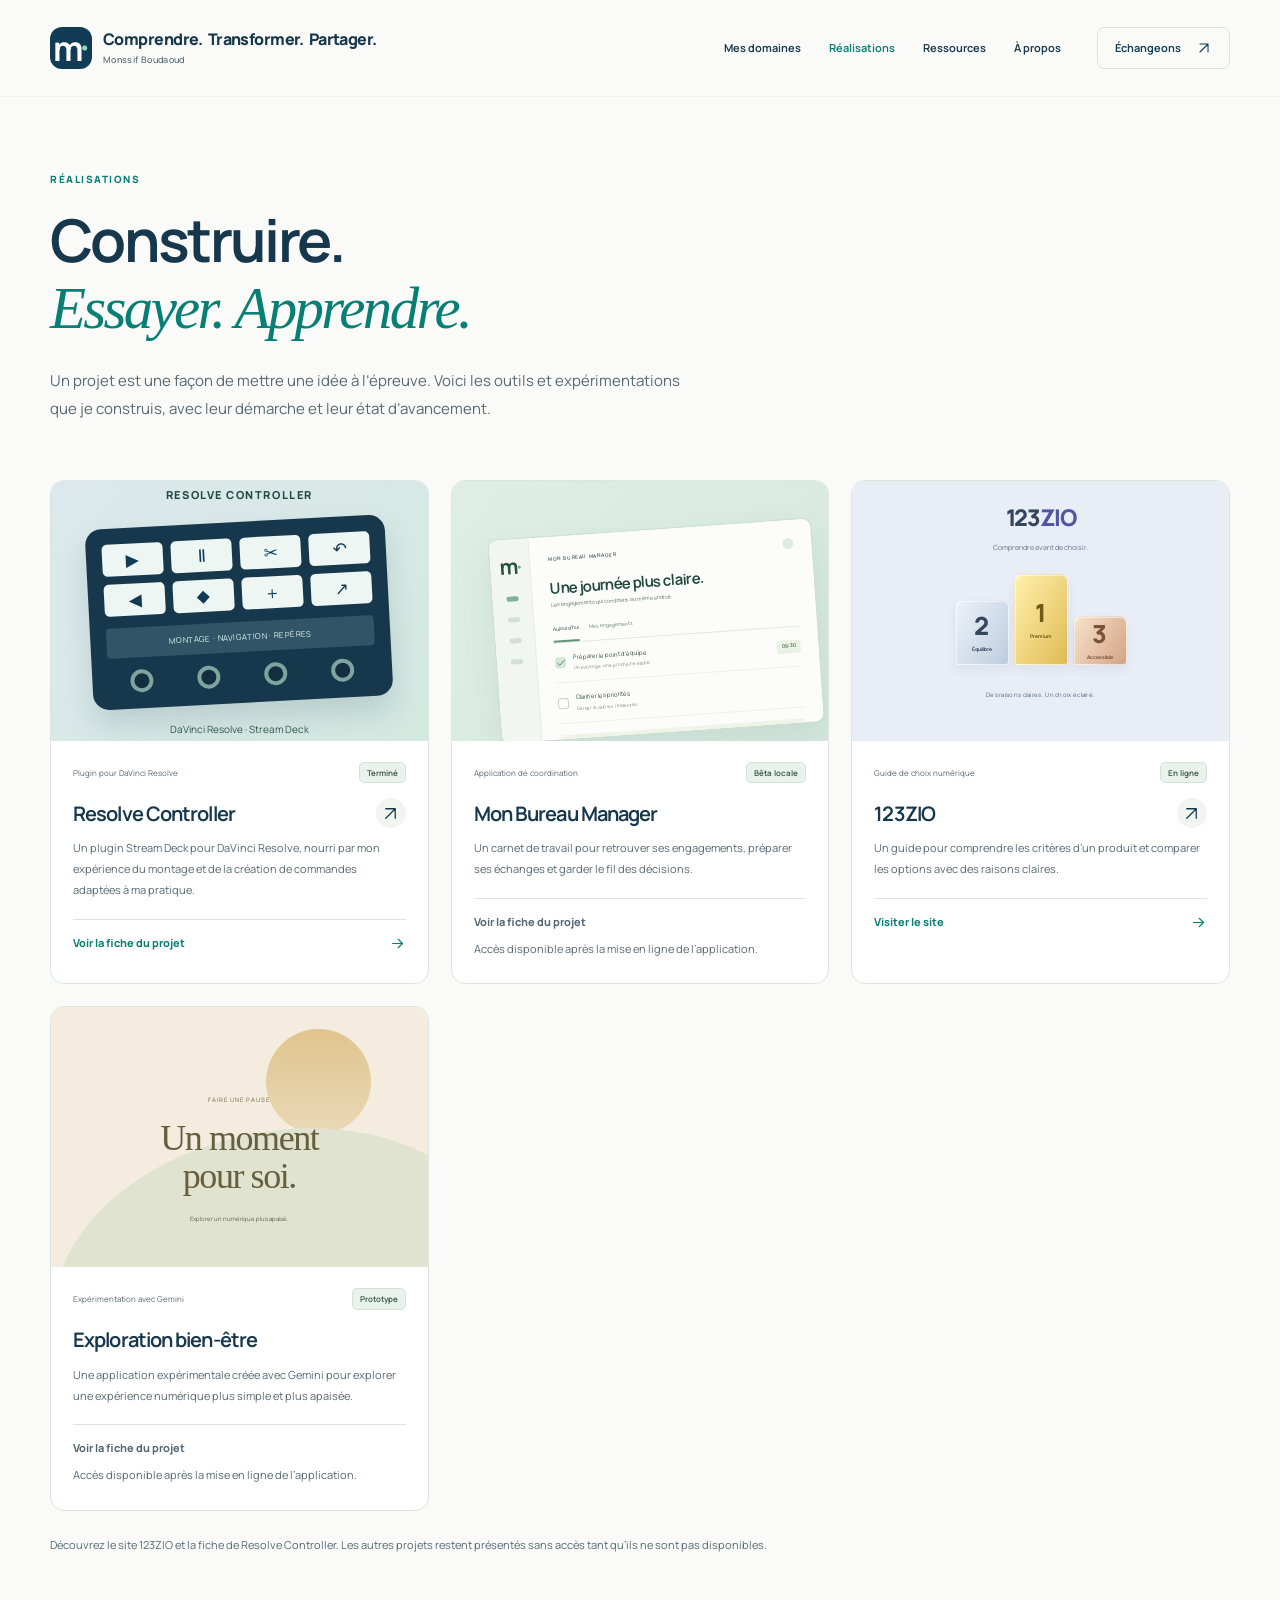
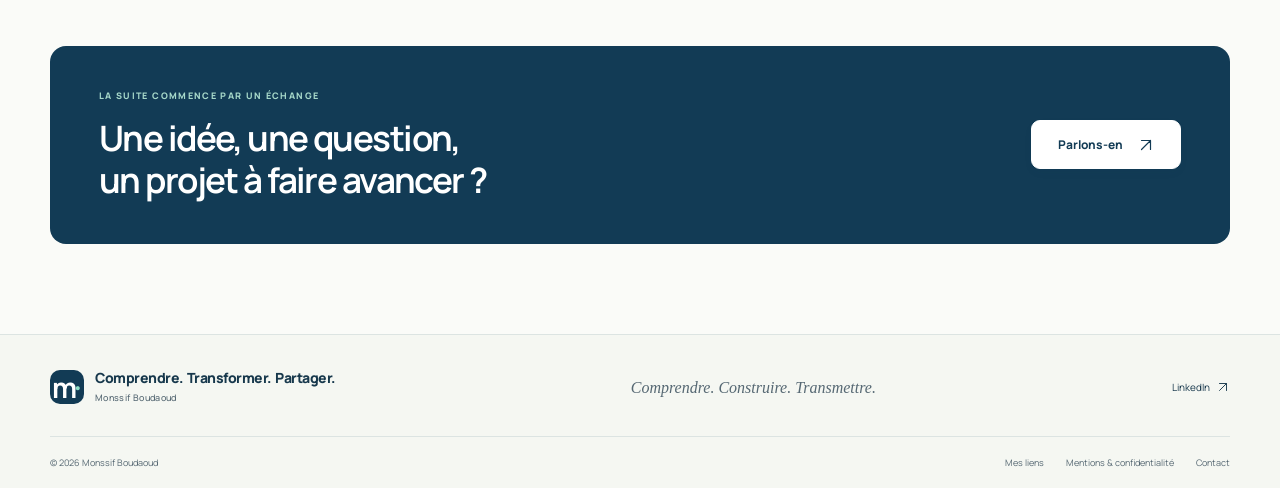
<file: realisations/index.html>
<!DOCTYPE html><html lang="fr" style="--navy:#123b55;--teal:#087f75"><head><meta charset="UTF-8"><meta name="viewport" content="width=device-width, initial-scale=1"><meta name="theme-color" content="#123b55"><title>Réalisations — Comprendre. Transformer. Partager.</title><meta name="description" content="Applications, prototypes et expérimentations de Monssif Boudaoud : découvrir les besoins, les démarches et les enseignements derrière chaque projet."><link rel="canonical" href="https://www.monssif-tech.com/realisations/"><link rel="icon" href="/favicon.svg" type="image/svg+xml"><meta property="og:type" content="website"><meta property="og:locale" content="fr_FR"><meta property="og:title" content="Réalisations — Comprendre. Transformer. Partager."><meta property="og:description" content="Applications, prototypes et expérimentations de Monssif Boudaoud : découvrir les besoins, les démarches et les enseignements derrière chaque projet."><meta property="og:url" content="https://www.monssif-tech.com/realisations/"><meta property="og:site_name" content="Comprendre. Transformer. Partager."><meta property="og:image" content="https://www.monssif-tech.com/images/social-cover.png"><meta property="og:image:width" content="1200"><meta property="og:image:height" content="630"><meta property="og:image:alt" content="Comprendre. Transformer. Partager. — Transformation numérique, management et transmission"><meta name="twitter:card" content="summary_large_image"><script type="application/ld+json">{"@context":"https://schema.org","@type":"WebSite","name":"Comprendre. Transformer. Partager.","url":"https://www.monssif-tech.com","description":"Applications, prototypes et expérimentations de Monssif Boudaoud : découvrir les besoins, les démarches et les enseignements derrière chaque projet."}</script><style>@font-face{font-family:Manrope Variable;font-style:normal;font-display:swap;font-weight:200 800;src:url([data-uri])format("woff2-variations");unicode-range:U+460-52F,U+1C80-1C8A,U+20B4,U+2DE0-2DFF,U+A640-A69F,U+FE2E-FE2F}@font-face{font-family:Manrope Variable;font-style:normal;font-display:swap;font-weight:200 800;src:url(/assets/manrope-cyrillic-wght-normal.Dvxsihut.woff2)format("woff2-variations");unicode-range:U+301,U+400-45F,U+490-491,U+4B0-4B1,U+2116}@font-face{font-family:Manrope Variable;font-style:normal;font-display:swap;font-weight:200 800;src:url(/assets/manrope-greek-wght-normal.DL7QRZyv.woff2)format("woff2-variations");unicode-range:U+370-377,U+37A-37F,U+384-38A,U+38C,U+38E-3A1,U+3A3-3FF}@font-face{font-family:Manrope Variable;font-style:normal;font-display:swap;font-weight:200 800;src:url(/assets/manrope-vietnamese-wght-normal.usUDDRr7.woff2)format("woff2-variations");unicode-range:U+102-103,U+110-111,U+128-129,U+168-169,U+1A0-1A1,U+1AF-1B0,U+300-301,U+303-304,U+308-309,U+323,U+329,U+1EA0-1EF9,U+20AB}@font-face{font-family:Manrope Variable;font-style:normal;font-display:swap;font-weight:200 800;src:url(/assets/manrope-latin-ext-wght-normal.Ch3YOpNY.woff2)format("woff2-variations");unicode-range:U+100-2BA,U+2BD-2C5,U+2C7-2CC,U+2CE-2D7,U+2DD-2FF,U+304,U+308,U+329,U+1D00-1DBF,U+1E00-1E9F,U+1EF2-1EFF,U+2020,U+20A0-20AB,U+20AD-20C0,U+2113,U+2C60-2C7F,U+A720-A7FF}@font-face{font-family:Manrope Variable;font-style:normal;font-display:swap;font-weight:200 800;src:url(/assets/manrope-latin-wght-normal.DHIcAJRg.woff2)format("woff2-variations");unicode-range:U+??,U+131,U+152-153,U+2BB-2BC,U+2C6,U+2DA,U+2DC,U+304,U+308,U+329,U+2000-206F,U+20AC,U+2122,U+2191,U+2193,U+2212,U+2215,U+FEFF,U+FFFD}@media print{.header,.footer,.contact-band,.article-aside,.filters,.back-link,.article-end,.menu-toggle{display:none!important}body{color:#111!important;background:#fff!important}.container{width:100%!important;max-width:none!important}.article-layout{display:block!important}.article-header,.page-intro{padding:0 0 20px!important}h1{font-size:30pt!important}h2{font-size:20pt!important}p,li{color:#222!important}.prose{font-size:11pt!important}.prose a{text-decoration:underline!important}a[href^=https]:after{content:" (" attr(href) ")";font-size:8pt}h2,h3{break-after:avoid}img,figure{break-inside:avoid}.project-visual{max-height:220px}.author-line{margin-bottom:20px}}:root{--navy:#123b55;--teal:#087f75;--ink:#17384c;--muted:#566873;--paper:#fafbf8;--white:#fff;--line:#dce4e2;--mint:#e5f2ec;--soft:#eff3f0;--serif:Georgia, "Times New Roman", serif;--radius:20px}*{box-sizing:border-box}html{scroll-behavior:smooth;scroll-padding-top:110px}body{background:var(--paper);color:var(--ink);-webkit-font-smoothing:antialiased;margin:0;font-family:Manrope Variable,Manrope,Arial,sans-serif;font-size:15px;line-height:1.7}a{color:inherit;text-decoration:none}button,input,select{font:inherit}button,a,input,select{-webkit-tap-highlight-color:transparent}button{cursor:pointer}button:disabled{cursor:default}img{max-width:100%;height:auto;display:block}svg{vertical-align:middle;flex-shrink:0}figure,h1,h2,h3,h4,p{margin:0}h1,h2,h3,h4{letter-spacing:-.045em;font-weight:650;line-height:1.15}h1{font-size:clamp(42px,5.4vw,78px)}h2{font-size:clamp(31px,3.2vw,46px)}h3{font-size:23px}p{color:var(--muted)}em{font-family:var(--serif);letter-spacing:-.045em;color:var(--teal);font-weight:400}::selection{color:var(--navy);background:#c2e9d9}:focus-visible{outline:3px solid var(--teal);outline-offset:5px;border-radius:4px}[hidden]{display:none!important}.container{width:min(1180px,100% - 80px);margin-inline:auto}.section{padding-block:98px}.eyebrow{color:var(--teal);letter-spacing:.15em;font-size:10px;font-weight:800;line-height:1.5;display:block}.sr-only,.skip-link:not(:focus){clip:rect(0, 0, 0, 0);white-space:nowrap;border:0;width:1px;height:1px;margin:-1px;padding:0;position:absolute;overflow:hidden}.skip-link{z-index:100;background:var(--navy);color:#fff;padding:12px 18px;position:fixed;top:12px;left:12px}.legacy-anchor{scroll-margin-top:110px}.button,.text-link{justify-content:center;align-items:center;gap:14px;font-size:12px;font-weight:750;display:inline-flex}.button{border:1px solid var(--navy);background:var(--navy);color:#fff;border-radius:9px;min-height:49px;padding:13px 22px;transition:transform .2s,background .2s;box-shadow:0 4px 10px #17384c09}.button:hover{background:#245771;transform:translateY(-2px)}.button.secondary{color:var(--navy);border-color:var(--line);background:0 0}.button.light{color:var(--navy);background:#fff;border-color:#fff}.text-link{justify-content:flex-start;gap:12px;line-height:1.5}.text-link svg,.round-arrow{transition:transform .2s}.text-link:hover svg,.project-card-link:hover .round-arrow{transform:translate(3px,-2px)}.actions{flex-wrap:wrap;align-items:center;gap:24px;display:flex}.header{z-index:30;background:color-mix(in srgb, var(--paper) 95%, transparent);backdrop-filter:blur(15px);border-bottom:1px solid #17384c0c;position:sticky;top:0}.header-inner{justify-content:space-between;align-items:center;gap:30px;height:96px;display:flex}.brand{letter-spacing:-.035em;flex-shrink:0;align-items:center;gap:11px;font-size:16px;font-weight:800;line-height:1.2;display:inline-flex}.brand small{color:var(--muted);letter-spacing:.04em;margin-top:6px;font-size:9px;font-weight:500;display:block}.brand>span:last-child{min-width:0}.brand-slogan{flex-wrap:nowrap;gap:.3em;display:flex}.brand-slogan>span{white-space:nowrap}.brand-mark{flex-shrink:0}@media (width<=900px){.brand-slogan{flex-direction:column;gap:0;line-height:1.15}}.header .brand{max-width:calc(100% - 100px)}.brand-mark{background:var(--navy);color:#fff;letter-spacing:-.12em;border-radius:12px;justify-content:center;align-items:center;width:42px;height:42px;padding-right:5px;font-size:34px;font-weight:700;line-height:1;display:inline-flex}.brand-mark>span{color:#8bddc4;align-self:flex-end;margin-bottom:5px;font-size:35px}.navigation{align-items:center;gap:28px;font-size:11px;font-weight:650;display:flex}.navigation>a{padding-block:10px}.navigation>a[aria-current],.navigation>a:hover{color:var(--teal)}.navigation .nav-contact{border:1px solid var(--line);color:var(--navy);border-radius:7px;align-items:center;gap:15px;margin-left:8px;padding:11px 17px;display:flex}.menu-toggle{border:1px solid var(--line);color:var(--navy);background:0 0;border-radius:7px;padding:9px 12px;font-size:12px;font-weight:700;display:none}.menu-toggle span{margin-left:8px}.hero{grid-template-columns:1.12fr 1fr;align-items:center;gap:35px;min-height:660px;padding-block:65px 80px;display:grid}.hero-eyebrow{letter-spacing:.1em;align-items:center;gap:8px;font-size:9px;display:flex}.live-dot{background:var(--teal);border-radius:50%;width:6px;height:6px;box-shadow:0 0 0 4px #087f750a}.hero h1{letter-spacing:-.06em;margin:24px 0;font-size:clamp(46px,5.5vw,78px);line-height:1.07}.hero h1 em{white-space:nowrap;font-size:.89em;display:inline-block}.hero-copy>p{max-width:455px;font-size:15px;line-height:1.9}.hero .actions{gap:24px;margin-top:30px}.hero-signature{align-items:center;gap:13px;margin-top:41px;font-size:10px;font-weight:750;display:flex}.hero-signature small{color:var(--muted);margin-top:2px;font-size:9px;font-weight:500;display:block}.signature-line{background:var(--teal);width:28px;height:1px}.hero-art{isolation:isolate;justify-content:center;align-items:center;min-height:430px;display:flex;position:relative}.hero-art:before{content:"";z-index:-2;background:radial-gradient(#cce5d68c,#0000 69%);position:absolute;inset:8% -2% 0}.orbit{z-index:-1;border:1px solid #bfd4c94d;border-radius:50%;width:375px;height:375px;position:absolute}.orbit-two{border-style:dashed;border-color:#bfd4c94d;width:470px;height:470px}.hero-window{background:#fff;border:1px solid #d1ded8;border-radius:15px;width:96%;overflow:hidden;transform:rotate(-3deg);box-shadow:0 25px 55px #274c3b13}.window-bar{background:#fcfdfa;border-bottom:1px solid #e9eeea;align-items:center;gap:4px;height:33px;padding:0 14px;display:flex}.window-bar>span{background:#d8e0da;border-radius:50%;width:5px;height:5px}.window-bar small{letter-spacing:.15em;color:#65786f;margin-left:auto;font-size:7px}.hero-window .project-visual{aspect-ratio:1.5;border-radius:0}.hero-window .mini-app{width:94%;height:91%;box-shadow:none;border:0;transform:none}.art-label{z-index:3;background:#fff;border:1px solid #dde8e1;border-radius:8px;align-items:center;gap:7px;padding:10px 13px;font-size:10px;display:flex;position:absolute;box-shadow:0 7px 20px #274c3b08}.art-label-top{top:26px;right:15px;transform:rotate(3deg)}.art-label svg{color:var(--teal)}.art-note{background:#fff;border:1px solid #dce7df;border-radius:10px;align-items:center;gap:12px;padding:16px 22px;font-size:11px;font-weight:750;display:flex;position:absolute;bottom:23px;left:15px;transform:rotate(2deg);box-shadow:0 12px 28px #274c3b10}.art-note small{color:var(--muted);margin-top:3px;font-size:8px;font-weight:500;display:block}.note-icon{background:var(--mint);width:33px;height:33px;color:var(--teal);border-radius:50%;justify-content:center;align-items:center;display:flex}.art-caption{text-align:center;letter-spacing:.15em;color:#677c70;font-size:6.7px;font-weight:650;position:absolute;bottom:-20px;left:0;right:0}.conviction{border-block:1px solid var(--line);justify-content:space-between;align-items:center;gap:30px;padding:28px 0 30px;display:flex}.conviction>span{color:var(--muted);font-size:10px;font-weight:700}.conviction p{letter-spacing:-.025em;font-size:19px;line-height:1.6}.conviction strong{color:var(--navy);font-weight:650}.conviction svg{color:var(--teal)}.section-heading{justify-content:space-between;align-items:flex-end;gap:36px;margin-bottom:34px;display:flex}.section-heading h2{margin-top:13px}.section-heading>.text-link{white-space:nowrap;margin-bottom:5px}.heading-aside{max-width:290px;font-size:12px;line-height:1.8}.heading-aside .text-link{margin-top:18px}.domain-grid{grid-template-columns:repeat(3,minmax(0,1fr));gap:20px;display:grid}.domain-card{border:1px solid var(--line);background:#fff;border-radius:13px;flex-direction:column;padding:28px 27px 24px;transition:transform .25s,border-color .25s;display:flex}.domain-card:hover{border-color:#8ebcaf;transform:translateY(-5px)}.domain-card-top{justify-content:space-between;align-items:center;margin-bottom:30px;display:flex}.icon-tile{background:var(--mint);width:44px;height:44px;color:var(--teal);border-radius:12px;justify-content:center;align-items:center;display:inline-flex}.index{color:#6e8277;letter-spacing:.1em;font-size:10px}.domain-card h3{max-width:230px;font-size:19px;line-height:1.4}.domain-card>p{margin-top:14px;margin-bottom:25px;font-size:12px;line-height:1.85}.card-discover{border-top:1px solid #edf0ed;justify-content:space-between;align-items:center;margin-top:auto;padding-top:17px;font-size:10px;font-weight:750;display:flex}.work-section{background:#eff3f0;border-block:1px solid #e4eae5}.project-grid{grid-template-columns:repeat(3,minmax(0,1fr));gap:22px;display:grid}.project-card{background:#fff;border:1px solid #dce5df;border-radius:14px;min-width:0;overflow:hidden}.project-card-link{height:100%;transition:background .25s;display:block}.project-card-link:hover{background:#fdfefc}.project-visual{aspect-ratio:1.45;color:#264c40;background:#ddebe3;justify-content:center;align-items:center;display:flex;position:relative;overflow:hidden}.project-visual.manager{background:linear-gradient(130deg,#deeee5,#d5e8df)}.mini-app{background:#fcfdfb;border:1px solid #cbdcd3;border-radius:9px;width:86%;height:79%;font-family:Manrope Variable,Arial,sans-serif;display:flex;overflow:hidden;transform:translate(5%,10%)rotate(-4deg);box-shadow:0 16px 35px #2f514316}.mini-sidebar{background:#f2f6f1;border-right:1px solid #e7ece6;flex-direction:column;flex-shrink:0;align-items:center;gap:16px;width:40px;padding-top:14px;display:flex}.mini-sidebar b{color:#254f40;letter-spacing:-.12em;font-size:21px;line-height:1.3}.mini-sidebar b span{color:#70ad91}.mini-sidebar i{background:#d4dfd5;border-radius:2px;width:12px;height:5px}.mini-sidebar i.active{background:#80b29a}.mini-main{flex:1;min-width:0;padding:18px}.mini-top{letter-spacing:.12em;color:#667f70;justify-content:space-between;align-items:center;margin-bottom:14px;font-size:5px;font-weight:800;display:flex}.mini-dot{background:#dfece1;border-radius:50%;width:11px;height:11px}.mini-main h4{letter-spacing:-.04em;color:#234b3b;font-size:15px}.mini-main>p{color:#718074;margin-top:4px;font-size:5.5px}.mini-tabs{color:#6f8375;border-bottom:1px solid #e2e9e0;gap:10px;height:18px;margin-top:15px;font-size:5px;display:flex}.mini-tabs .active{color:#274e3d;border-bottom:2px solid #649379}.mini-task{color:#35513c;border-bottom:1px solid #edf0e8;align-items:center;gap:7px;padding:10px 0;font-size:6px;display:flex}.mini-task small{color:#7a8c7c;margin-top:2px;font-size:4.5px;display:block}.mini-task>b{color:#557855;background:#eaf1e6;border-radius:3px;margin-left:auto;padding:2px 5px;font-size:5px}.check-square{color:#4d7858;background:#d6e9d9;border-radius:3px;justify-content:center;align-items:center;width:11px;height:11px;display:inline-flex}.check-square.empty{background:0 0;border:1px solid #c6d6c4}.mini-insight{color:#647d56;background:#eff4e9;border-radius:4px;align-items:center;gap:8px;margin-top:11px;padding:8px;font-size:6px;display:flex}.mini-insight>span{font-size:15px}.mini-insight strong{color:#3c633f;font-weight:650}.project-card-content{padding:21px 22px 26px}.card-meta{color:var(--muted);justify-content:space-between;align-items:center;gap:8px;font-size:8px;display:flex}.status{color:#3b5c4e;white-space:nowrap;background:#eaf2ec;border:1px solid #d4e1d6;border-radius:5px;justify-content:center;align-items:center;padding:3px 7px;font-size:8px;font-weight:650;display:inline-flex}.card-title{justify-content:space-between;align-items:center;gap:8px;margin-top:15px;display:flex}.card-title h3{font-size:20px}.round-arrow{background:#f1f5f0;border-radius:50%;justify-content:center;align-items:center;width:30px;height:30px;display:flex}.project-card-content>p{margin-top:10px;font-size:11px;line-height:1.9}.project-visual.\31 23zio{background:#e8edf6}.choice-art{text-align:center;color:#35455e;align-self:stretch;width:100%;padding:25px 15px 17px}.choice-logo{letter-spacing:-.06em;font-size:23px;font-weight:800;line-height:1}.choice-logo>span{color:#5255a1}.choice-art>p{color:#677388;margin-top:9px;font-size:7px}.podium{justify-content:center;align-items:flex-end;gap:5px;margin:20px 0 14px;display:flex}.podium>div{border:1px solid #ffffff80;border-radius:8px 8px 4px 4px;flex-direction:column;justify-content:center;align-items:center;width:54px;display:flex;box-shadow:inset 1px 1px #ffffff80,0 5px 12px #33425a10}.podium span{font-size:25px;font-weight:800;line-height:1.2}.podium small{margin-top:5px;font-size:5px;font-weight:700}.silver{background:linear-gradient(120deg,#edf2f8,#bdcddf);height:65px}.gold{color:#725916;background:linear-gradient(120deg,#fff1ad,#e0bb54);height:91px}.bronze{color:#7a523a;background:linear-gradient(120deg,#f8e2cc,#d3a486);height:49px}.choice-bottom{letter-spacing:.05em;color:#56677e;font-size:6px}.project-visual.wellbeing{background:#f3ecdf}.wellbeing-art{text-align:center;isolation:isolate;color:#675e3e;flex-direction:column;justify-content:center;align-self:stretch;align-items:center;width:100%;height:100%;display:flex;position:relative}.sun-disc{z-index:-2;background:linear-gradient(#dfc48d,#ead9b6);border-radius:50%;width:105px;height:105px;position:absolute;top:22px;right:15%}.wellbeing-arc{z-index:-1;background:#e1e3d1;border-radius:50%;width:120%;height:120%;position:absolute;top:48%;left:0;transform:rotate(-12deg)}.wellbeing-caption{letter-spacing:.17em;color:#72663f;margin-top:45px;margin-bottom:15px;font-size:6px}.wellbeing-art h4{font-family:var(--serif);letter-spacing:-.04em;font-size:36px;font-weight:400;line-height:1.05}.wellbeing-bottom{color:#606648;margin-top:18px;font-size:6px}.resource-grid{grid-template-columns:repeat(2,minmax(0,1fr));gap:23px;display:grid}.resource-card-link{border:1px solid var(--line);background:#fff;border-radius:13px;flex-direction:column;min-width:0;padding:28px 30px;display:flex}.resource-card-top{color:var(--muted);justify-content:space-between;align-items:center;gap:10px;margin-bottom:28px;font-size:9px;display:flex}.tag{color:#426650;background:#edf3ed;border-radius:4px;align-items:center;padding:3px 9px;font-size:9px;font-weight:700;line-height:1.7;display:inline-flex}.resource-theme{letter-spacing:.11em;font-size:8px}.resource-card h3{max-width:420px;margin-top:10px;font-size:23px;line-height:1.35}.resource-card-link:hover h3{color:var(--teal)}.resource-card-link>p{margin:13px 0 25px;font-size:12px;line-height:1.9}.resource-card-bottom{color:var(--muted);border-top:1px solid #e9eeea;justify-content:space-between;align-items:center;gap:10px;margin-top:auto;padding-top:16px;font-size:9px;display:flex}.resource-read{color:var(--navy);padding:5px}.linkedin-strip{border:1px solid var(--line);background:#f4f7f2;border-radius:9px;align-items:center;gap:17px;margin-top:26px;padding:22px 25px;display:flex}.linkedin-icon{letter-spacing:-.07em;color:#31546b;font-size:23px;font-weight:800}.linkedin-strip p{color:var(--navy);font-size:12px;font-weight:650}.linkedin-strip small{color:var(--muted);margin-top:3px;font-size:10px;font-weight:450;display:block}.linkedin-strip .text-link{white-space:nowrap;margin-left:auto;font-size:11px}.about-strip{border-top:1px solid var(--line);grid-template-columns:1fr 1fr;gap:100px;padding:50px 0 80px;display:grid}.about-strip h2{margin-top:15px;font-size:32px}.about-strip p{margin-bottom:19px;font-size:13px;line-height:1.9}.contact-band{background:var(--navy);color:#fff;border-radius:16px;justify-content:space-between;align-items:center;gap:30px;margin-bottom:90px;padding:43px 49px;display:flex}.contact-band .eyebrow{color:#a6d8c9;font-size:9px}.contact-band h2{margin-top:15px;font-size:35px;line-height:1.2}.contact-band .button{flex-shrink:0;min-width:150px}.footer{border-top:1px solid var(--line);background:#f5f7f2;padding-top:35px}.footer-top{justify-content:space-between;align-items:center;gap:30px;padding-bottom:32px;display:flex}.footer-top .brand-mark{border-radius:10px;width:34px;height:34px;font-size:28px}.footer-top .brand-mark>span{margin-bottom:4px;font-size:28px}.footer-top .brand{font-size:14px}.footer-top>p{font-family:var(--serif);color:var(--muted);font-size:16px;font-style:italic}.footer-social{gap:22px;font-size:10px;display:flex}.footer-social a{align-items:center;gap:6px;display:inline-flex}.footer-bottom{border-top:1px solid var(--line);color:var(--muted);justify-content:space-between;gap:20px;padding-block:18px;font-size:9px;display:flex}.footer-bottom>div{gap:22px;display:flex}.footer a:hover{color:var(--teal)}.page-intro{padding:75px 0 56px}.page-intro h1{margin-top:20px;font-size:clamp(38px,4.6vw,66px);line-height:1.12}.page-intro>p{max-width:650px;margin-top:25px;font-size:15px;line-height:1.9}.page-intro>.button{margin-top:30px}.anchor-nav{flex-wrap:wrap;gap:14px;margin-top:30px;display:flex}.anchor-nav a{border:1px solid var(--line);background:#fff;border-radius:6px;align-items:center;gap:15px;padding:9px 15px;font-size:11px;display:flex}.catalog{padding-bottom:90px}.catalog-note{max-width:750px;margin-top:24px;font-size:11px;line-height:1.9}.domain-detail{border-top:1px solid var(--line);grid-template-columns:1fr 1.2fr;gap:100px;padding-block:65px;display:grid}.domain-detail-title .large{width:62px;height:62px;margin-top:25px;display:flex}.domain-detail h2{margin-top:25px;font-size:36px}.domain-detail-title>p{margin-top:20px;font-size:13px;line-height:1.9}.domain-detail-body>h3{margin:10px 0 20px;font-size:20px}.domain-detail-body .resource-grid{margin-bottom:30px}.domain-detail-body .project-card{max-width:420px}.domain-detail:last-of-type{margin-bottom:45px}.principles{margin:0;padding:0;list-style:none}.principles li{border-bottom:1px solid var(--line);align-items:flex-start;gap:13px;padding:12px 0;font-size:13px;display:flex}.principles svg{color:var(--teal);margin-top:3px}.example-box{background:var(--mint);border-radius:10px;margin:28px 0 35px;padding:25px}.example-box>p{color:#3d6054;margin-top:13px;font-size:12px;line-height:1.9}.single{grid-template-columns:1fr}.detail-intro{padding-top:45px}.back-link{color:var(--muted);margin-bottom:35px;font-size:11px;display:inline-block}.back-link:hover{color:var(--teal)}.detail-heading{justify-content:space-between;align-items:flex-start;gap:25px;display:flex}.detail-heading h1{margin-top:16px;font-size:clamp(38px,4.5vw,64px)}.detail-heading .status{margin-top:10px;padding:5px 10px;font-size:10px}.lead{max-width:760px;margin-top:25px;font-size:16px;line-height:1.9}.project-facts{border-block:1px solid var(--line);grid-template-columns:1.3fr 1fr 1fr;gap:30px;margin-top:36px;padding-block:22px;display:grid}.project-facts span{letter-spacing:.1em;color:var(--muted);font-size:8px;font-weight:650;display:block}.project-facts strong{margin-top:6px;font-size:11px;font-weight:650;display:block}.project-figure{margin:35px 0 55px}.project-figure>.project-visual{aspect-ratio:2.9;border-radius:16px}.project-figure .mini-app{width:470px;height:300px;max-height:90%;transform:translateY(15px)rotate(-3deg)}.project-figure .mini-main{padding:24px}.project-figure .mini-main h4{font-size:23px}.project-figure .mini-main>p{font-size:8px}.project-figure .mini-top{font-size:7px}.project-figure .mini-task{padding:12px 0;font-size:8px}.project-figure .mini-task small{font-size:6px}.project-figure .mini-tabs{font-size:7px}.project-figure .mini-insight{font-size:8px}.project-figure .choice-art{padding:30px}.project-figure .choice-logo{font-size:34px}.project-figure .choice-art>p{font-size:10px}.project-figure .podium>div{width:80px}.project-figure .podium .silver{height:100px}.project-figure .podium .gold{height:140px}.project-figure .podium .bronze{height:75px}.project-figure .podium small{font-size:8px}.project-figure .podium span{font-size:36px}.project-figure .choice-bottom{font-size:9px}.project-figure .wellbeing-art h4{font-size:62px}.project-figure .wellbeing-caption,.project-figure .wellbeing-bottom{font-size:9px}.project-figure .sun-disc{width:220px;height:220px;top:10%;right:26%}.project-figure .wellbeing-arc{height:160%;top:55%}.project-figure figcaption,.prose figcaption{color:var(--muted);text-align:center;margin-top:10px;font-size:9px}.article-layout{grid-template-columns:minmax(0,740px) 240px;justify-content:space-between;gap:65px;padding-bottom:70px;display:grid}.prose{font-size:15px;line-height:1.95}.prose h2{letter-spacing:-.035em;margin:38px 0 18px;font-size:29px;line-height:1.3}.prose h2:first-child{margin-top:0}.prose h3{margin:28px 0 13px;font-size:21px}.prose p{margin-bottom:19px}.prose a:not(.button):not(.text-link){text-underline-offset:4px;color:var(--teal);text-decoration:underline}.prose ul,.prose ol{color:var(--muted);margin-bottom:25px;padding-left:24px}.prose li{margin:8px 0;padding-left:4px}.prose strong{color:var(--navy);font-weight:750}.prose blockquote{border-left:3px solid var(--teal);background:var(--mint);border-radius:0 10px 10px 0;margin:30px 0;padding:10px 23px}.prose blockquote p{font-family:var(--serif);color:var(--navy);margin:0;font-size:22px;line-height:1.6}.prose img{border:1px solid var(--line);border-radius:10px}.prose .actions{margin-top:30px}.article-aside{border-top:1px solid var(--teal);background:#eff4ee;border-radius:0 0 9px 9px;align-self:start;padding:23px;position:sticky;top:125px}.article-aside p{margin:17px 0;font-size:12px;line-height:1.9}.article-aside .text-link{font-size:10px}.article-header{max-width:950px;padding:45px 0}.article-header h1{max-width:920px;margin-top:23px;font-size:clamp(35px,4.5vw,62px);line-height:1.2}.article-tags{color:var(--teal);align-items:center;gap:14px;font-size:10px;display:flex}.article-tags .tag{font-size:9px}.article-header .lead{max-width:800px;font-size:17px}.author-line{align-items:center;gap:12px;margin-top:30px;display:flex}.author-initials{width:38px;height:38px;color:var(--teal);background:#e4eee6;border-radius:50%;justify-content:center;align-items:center;font-size:10px;font-weight:750;display:flex}.author-line strong{font-size:11px;display:block}.author-line>div>span{color:var(--muted);margin-top:2px;font-size:10px;display:block}.article-end{background:var(--mint);border-radius:10px;margin-top:45px;padding:27px}.article-end h2{margin-top:14px;font-size:26px}.article-end p{font-size:13px}.resource-library{padding-bottom:80px}.filters{border:1px solid var(--line);background:#eef3ef;border-radius:12px;grid-template-columns:minmax(200px,1.5fr) 1fr .8fr auto;align-items:stretch;gap:12px;padding:18px;display:grid}.search-field{align-items:center;gap:10px;display:flex;position:relative}.search-field>svg{color:var(--teal);pointer-events:none;position:absolute;left:14px}.search-field input{width:100%;height:100%;min-height:54px;color:var(--navy);background:#fff;border:1px solid #dce5dd;border-radius:7px;padding:13px 12px 13px 44px;font-size:11px}.select-field{background:#fff;border:1px solid #dce5dd;border-radius:7px;min-width:0;padding:6px 10px 5px}.select-field label{color:var(--muted);font-size:8px;display:block}.select-field select{width:100%;color:var(--navy);background:#fff;border:0;padding:3px 15px 3px 0;font-size:10px}.filter-reset{color:var(--teal);background:0 0;border:0;padding:8px;font-size:10px;font-weight:650}.results-line{justify-content:space-between;align-items:center;gap:15px;margin:25px 0;font-size:10px;display:flex}.results-line>span{color:var(--muted)}.resource-promise{border-top:1px solid var(--line);color:var(--teal);align-items:center;gap:18px;margin-top:40px;padding-top:30px;display:flex}.resource-promise p{color:var(--navy);font-size:13px}.resource-promise small{max-width:720px;color:var(--muted);margin-top:5px;font-size:11px;display:block}.empty-state{text-align:center;background:#eff4ee;border-radius:12px;padding:55px 20px}.empty-state h2{margin:20px 0 10px;font-size:25px}.empty-state p{font-size:13px}.empty-state .button{margin-top:25px}.about-hero{grid-template-columns:1fr 220px;align-items:center;gap:80px;padding:75px 0 60px;display:grid}.about-hero h1{margin-top:20px;font-size:clamp(36px,4.3vw,62px)}.portrait-frame{max-width:220px;position:relative}.portrait-frame img{aspect-ratio:1;object-fit:cover;border:1px solid #d7ded5;border-radius:18px;width:220px;box-shadow:12px 12px #e6eee4}.portrait-frame figcaption{color:var(--muted);text-align:center;margin-top:24px;font-size:9px}.about-body{grid-template-columns:1.5fr 1fr;gap:80px;padding-bottom:80px;display:grid}.principle-panel{border:1px solid var(--line);background:#eef3ec;border-radius:12px;align-self:start;padding:28px}.principle-panel .eyebrow{margin-bottom:15px}.principle-panel .principles li{font-size:12px}.principle-panel .principles li:last-child{border:0}.contact-grid{grid-template-columns:1fr 1fr;gap:25px;padding-bottom:100px;display:grid}.contact-card{border:1px solid var(--line);background:#fff;border-radius:15px;padding:35px;transition:border-color .2s}.contact-card:hover{border-color:#83aa97}.contact-card>.eyebrow{margin-top:28px}.contact-card h2{overflow-wrap:anywhere;margin-top:13px;font-size:26px;line-height:1.4}.contact-card>p{margin:15px 0 28px;font-size:12px}.links-page{text-align:center;max-width:600px;padding:65px 0 90px}.links-page>.brand-mark{margin-bottom:23px}.links-page h1{margin:15px 0;font-size:36px;line-height:1.3}.links-page>p{font-size:13px}.bio-links{text-align:left;gap:13px;margin-top:35px;display:grid}.bio-links a{border:1px solid var(--line);background:#fff;border-radius:10px;justify-content:space-between;align-items:center;gap:20px;padding:18px 22px;font-size:13px;font-weight:750;display:flex}.bio-links small{color:var(--muted);margin-top:4px;font-size:10px;font-weight:450;display:block}.bio-links a:hover{border-color:var(--teal);background:#f3f8f1}.narrow{max-width:800px}.legal{max-width:800px;padding-bottom:80px;font-size:13px}.legal h2{font-size:24px}@media (prefers-reduced-motion:no-preference){.hero-copy{animation:.7s ease-out both arrive}.hero-art{animation:.9s ease-out .12s both arrive}.art-label-top{animation:8s ease-in-out infinite label-float}.art-note{animation:9s ease-in-out infinite note-float}@keyframes arrive{0%{opacity:0;transform:translateY(12px)}to{opacity:1;transform:translateY(0)}}@keyframes label-float{0%,to{transform:translateY(0)rotate(3deg)}50%{transform:translateY(-5px)rotate(3deg)}}@keyframes note-float{0%,to{transform:translateY(0)rotate(2deg)}50%{transform:translateY(4px)rotate(2deg)}}}@media (width>=1500px){.hero{min-height:710px}.hero h1{font-size:84px}.hero-art{min-height:460px}}@media (width<=1100px){.container{width:calc(100% - 60px)}.navigation{gap:18px}.hero{gap:25px;min-height:600px}.hero h1{font-size:60px}.hero .actions{gap:18px}.hero .button{padding:12px 16px;font-size:11px}.hero .text-link{font-size:11px}.orbit{width:310px;height:310px}.orbit-two{width:390px;height:390px}.domain-card{padding:23px}.domain-card h3{font-size:18px}.card-meta{font-size:7px}.project-card-content{padding:19px}.card-title h3{font-size:18px}.domain-detail{gap:55px}.article-layout{grid-template-columns:minmax(0,1fr) 220px;gap:40px}.filters{grid-template-columns:1.3fr 1fr .8fr}.filter-reset{grid-column:1/-1;justify-self:end;padding:0}.project-grid{gap:16px}.about-body{gap:45px}}@media (width<=900px){.header-inner{height:78px}.menu-toggle{display:block}.navigation{background:var(--paper);border-bottom:1px solid var(--line);padding:18px 30px;display:none;position:absolute;top:78px;left:0;right:0;box-shadow:0 16px 24px #17384c0b}.navigation.is-open{flex-direction:column;align-items:stretch;gap:0;display:flex}.navigation>a{padding:13px 0}.navigation .nav-contact{justify-content:space-between;margin:10px 0 3px}.hero{grid-template-columns:1fr 1fr;min-height:570px;padding-block:55px}.hero h1{font-size:49px}.hero-copy>p{font-size:13px}.hero-eyebrow{font-size:7px}.hero .actions{flex-direction:column;align-items:flex-start;gap:18px}.hero-art{min-height:350px}.hero-window{width:100%}.hero-window .mini-app{width:97%;height:97%}.hero-window .mini-main{padding:13px}.hero-window .mini-main h4{font-size:12px}.art-label{padding:8px;font-size:8px;top:5px}.art-note{gap:8px;padding:12px;font-size:9px;bottom:5px;left:0}.art-note small{font-size:6px}.art-caption{font-size:5px;bottom:-20px}.orbit{width:250px;height:250px}.orbit-two{width:320px;height:320px}.section{padding-block:70px}.domain-grid{gap:13px}.domain-card{padding:20px}.domain-card-top{margin-bottom:20px}.domain-card h3{font-size:16px}.domain-card>p{font-size:11px}.project-grid{grid-template-columns:repeat(2,minmax(0,1fr))}.project-grid .project-card:last-child{grid-column:auto}.project-grid .project-card:only-child{max-width:500px}.project-grid .project-card:last-child:nth-child(3){grid-column:1/-1;width:calc(50% - 8px);display:block}.conviction p{font-size:17px}.conviction>span{font-size:9px}.resource-card-link{padding:24px}.resource-card h3{font-size:21px}.about-strip{gap:40px}.contact-band{padding:35px}.contact-band h2{font-size:30px}.footer-top>p{display:none}.project-figure>.project-visual{aspect-ratio:2.5}.domain-detail{grid-template-columns:1fr 1fr;gap:40px}.domain-detail h2{font-size:29px}.about-hero{grid-template-columns:1fr 170px;gap:35px}.portrait-frame img{width:170px}.about-hero h1{font-size:43px}.about-hero .lead{font-size:14px}.contact-card{padding:27px}.contact-card h2{font-size:22px}}@media (width<=650px){.container{width:calc(100% - 40px)}h2{font-size:32px}.brand{font-size:14px}.brand small{font-size:8px}.brand-mark{width:37px;height:37px;font-size:30px}.brand-mark>span{font-size:30px}.hero{grid-template-columns:1fr;gap:28px;padding-block:45px 52px}.hero h1{margin:22px 0;font-size:clamp(47px,10.8vw,67px)}.hero h1 em{font-size:.91em}.hero-eyebrow{letter-spacing:.07em;font-size:7px}.hero-copy>p{max-width:440px;font-size:14px}.hero .actions{flex-direction:row;align-items:center;gap:18px;margin-top:25px}.hero .button{gap:9px;padding:12px 15px;font-size:10px}.hero .text-link{gap:7px;font-size:10px}.hero-signature{margin-top:28px}.hero-art{width:100%;max-width:470px;min-height:340px;margin-inline:auto}.hero-window{width:90%;max-width:400px}.hero-window .mini-app{width:94%;height:91%}.hero-window .mini-main{padding:17px}.hero-window .mini-main h4{font-size:15px}.art-label-top{font-size:9px;top:5px;right:0}.art-note{padding:12px 15px;font-size:10px;bottom:5px;left:5px}.art-note small{font-size:7px}.art-caption{font-size:5.5px;bottom:-20px}.orbit{width:280px;height:280px}.orbit-two{width:330px;height:330px}.conviction{flex-wrap:wrap;align-items:flex-start;gap:12px;padding-block:23px;position:relative}.conviction>span{width:100%;font-size:9px}.conviction>p{font-size:18px}.conviction>svg{width:23px;height:23px;position:absolute;top:24px;right:0}.section{padding-block:58px}.section-heading{margin-bottom:28px;display:block}.section-heading>.text-link{white-space:normal;margin-top:20px}.section-heading h2{font-size:32px}.heading-aside{max-width:100%;margin-top:22px}.heading-aside p{font-size:12px}.domain-grid,.project-grid,.resource-grid{grid-template-columns:1fr}.domain-card{padding:25px}.domain-card h3{max-width:100%;font-size:20px}.domain-card>p{margin-bottom:20px;font-size:12px}.domain-card-top{margin-bottom:23px}.domain-card .card-discover{font-size:11px}.project-grid .project-card:last-child:nth-child(3){grid-column:auto;width:auto}.project-card-content{padding:24px}.card-meta{font-size:9px}.card-title h3{font-size:23px}.project-card-content>p{font-size:12px}.project-visual{aspect-ratio:1.55}.mini-app{height:83%}.mini-main h4{font-size:17px}.mini-top,.mini-main>p{font-size:6px}.mini-task{font-size:7px}.mini-task small{font-size:5px}.mini-insight{font-size:7px}.choice-art{padding:28px}.choice-logo{font-size:30px}.choice-art>p{font-size:8px}.podium{margin-top:23px}.podium>div{width:62px}.podium .silver{height:70px}.podium .gold{height:98px}.podium .bronze{height:54px}.choice-bottom{font-size:7px}.wellbeing-art h4{font-size:44px}.wellbeing-caption,.wellbeing-bottom{font-size:7px}.sun-disc{width:130px;height:130px}.resource-card-link{padding:26px}.resource-card h3{font-size:24px}.resource-card-top{margin-bottom:25px}.resource-card-link>p{font-size:12px}.resource-card-bottom{font-size:9px}.linkedin-strip{flex-wrap:wrap;gap:13px;padding:20px}.linkedin-strip p{flex:1;font-size:11px}.linkedin-strip small{font-size:9px}.linkedin-strip .text-link{margin-left:34px;font-size:10px}.about-strip{border:0;grid-template-columns:1fr;gap:22px;padding:10px 0 55px}.about-strip h2{font-size:30px}.contact-band{border-radius:13px;flex-direction:column;align-items:flex-start;gap:24px;margin-bottom:55px;padding:29px 25px}.contact-band h2{font-size:29px}.contact-band .eyebrow{font-size:7px}.contact-band .button{min-width:140px;font-size:11px}.footer-top{flex-wrap:wrap;gap:22px;padding-bottom:25px}.footer-social{gap:20px;font-size:10px}.footer-bottom{flex-direction:column;gap:12px;font-size:9px}.footer-bottom>div{flex-wrap:wrap;gap:20px}.page-intro{padding:45px 0 35px}.page-intro h1{margin-top:18px;font-size:clamp(36px,8.8vw,52px);line-height:1.15}.page-intro>p{margin-top:22px;font-size:14px}.anchor-nav{gap:8px;margin-top:25px}.anchor-nav a{gap:8px;padding:8px 11px;font-size:10px}.domain-detail{grid-template-columns:1fr;gap:28px;padding-block:35px}.domain-detail h2{font-size:32px}.domain-detail-title>p{font-size:13px}.domain-detail-title .large{margin-top:23px}.domain-detail-body .project-card{max-width:none}.domain-detail:last-of-type{margin-bottom:25px}.catalog{padding-bottom:55px}.catalog-note{font-size:10px}.detail-intro{padding-top:30px}.back-link{margin-bottom:25px;font-size:10px}.detail-heading{display:block}.detail-heading h1{margin-top:13px;font-size:41px}.detail-heading .status{margin-top:22px;font-size:9px}.detail-heading .eyebrow{font-size:8px}.lead{margin-top:20px;font-size:14px}.project-facts{grid-template-columns:1fr 1fr;gap:18px;margin-top:25px}.project-facts strong{font-size:10px}.project-facts>div:last-child{grid-column:1/-1}.project-figure{margin:25px 0 35px}.project-figure>.project-visual{aspect-ratio:1.5}.project-figure .mini-app{width:90%;height:84%;transform:translate(3%,10%)rotate(-3deg)}.project-figure .mini-main{padding:17px}.project-figure .mini-main h4{font-size:17px}.project-figure .mini-top{font-size:5px}.project-figure .mini-main>p{font-size:6px}.project-figure .mini-task{padding:9px 0;font-size:6px}.project-figure .mini-task small{font-size:5px}.project-figure .mini-tabs{font-size:6px}.project-figure .mini-insight{font-size:7px}.project-figure .choice-art{padding:23px 15px}.project-figure .choice-logo{font-size:26px}.project-figure .choice-art>p{font-size:7px}.project-figure .podium{margin-top:15px}.project-figure .podium>div{width:60px}.project-figure .podium .silver{height:62px}.project-figure .podium .gold{height:88px}.project-figure .podium .bronze{height:46px}.project-figure .podium span{font-size:27px}.project-figure .podium small,.project-figure .choice-bottom{font-size:6px}.project-figure .wellbeing-art h4{font-size:43px}.project-figure .sun-disc{width:140px;height:140px;right:15%}.project-figure .wellbeing-caption,.project-figure .wellbeing-bottom{font-size:7px}.article-layout{grid-template-columns:1fr;gap:30px;padding-bottom:40px}.article-aside{padding:22px;position:static}.prose{font-size:14px;line-height:1.95}.prose h2{font-size:26px}.prose h3{font-size:20px}.prose blockquote p{font-size:21px}.article-header{padding:30px 0 35px}.article-header h1{margin-top:20px;font-size:36px;line-height:1.23}.article-header .lead{font-size:14px}.article-tags{gap:10px;font-size:8px}.author-line{margin-top:25px}.filters{grid-template-columns:1fr 1fr;gap:10px;padding:13px}.search-field{grid-column:1/-1}.search-field input{font-size:11px}.filter-reset{font-size:10px}.results-line{font-size:9px}.results-line>span{display:none}.resource-promise{align-items:flex-start}.resource-promise p{font-size:12px}.resource-promise small{font-size:10px}.resource-library{padding-bottom:55px}.about-hero{grid-template-columns:1fr;gap:28px;padding:45px 0 35px}.about-hero h1{font-size:39px}.portrait-frame{max-width:150px}.portrait-frame img{border-radius:13px;width:150px;box-shadow:8px 8px #e6eee4}.portrait-frame figcaption{margin-top:18px;font-size:8px}.about-body{grid-template-columns:1fr;gap:28px;padding-bottom:50px}.contact-grid{grid-template-columns:1fr;gap:18px;padding-bottom:55px}.contact-card{padding:26px}.contact-card h2{font-size:24px}.links-page{padding-block:45px 60px}.links-page h1{font-size:32px}.bio-links a{padding:17px 18px;font-size:12px}.legal{padding-bottom:55px}.legal h2{font-size:23px}}@media (width<=370px){.container{width:calc(100% - 32px)}.hero h1{font-size:44px}.hero .actions{gap:17px}.hero .button{padding-inline:11px;font-size:9px}.hero .text-link{font-size:9px}.hero-art{min-height:300px}.orbit-two{width:290px;height:290px}.hero-window .mini-main h4{font-size:13px}.hero-window .mini-main{padding:12px}.hero-window .mini-insight{font-size:6px}.art-note{font-size:9px}.art-note small,.hero-eyebrow{font-size:6px}.resource-card-link{padding:22px}.resource-card h3{font-size:22px}.contact-card h2{font-size:21px}}@media (prefers-reduced-motion:reduce){html{scroll-behavior:auto}*,:before,:after{transition:none!important;animation:none!important}}.resource-cover{aspect-ratio:16/9;object-fit:cover;border-radius:7px;width:100%;margin-bottom:22px}@media (width<=650px){.hero h1 em{white-space:normal}}.resource-card{min-width:0}.resource-card-link{height:100%;transition:border-color .2s,box-shadow .2s}.resource-card-link:hover{border-color:#8ebcaf;box-shadow:0 8px 22px #17384c08}.resource-read{color:var(--teal);align-items:center;gap:9px;font-size:11px;font-weight:750;display:inline-flex}.project-visual.resolve{background:linear-gradient(135deg,#dce8ed,#d3e9e0)}.resolve-art{text-align:center;width:82%;padding:22px 0}.resolve-label{letter-spacing:.14em;font-size:11px;font-weight:800}.resolve-controller{background:#17384c;border-radius:16px;max-width:300px;margin:16px auto 12px;padding:16px;transform:rotate(-3deg);box-shadow:0 16px 28px #17384c25}.resolve-keys{grid-template-columns:repeat(4,1fr);gap:8px;display:grid}.resolve-keys span{color:#123b55;background:#edf6f2;border-radius:5px;place-items:center;height:32px;font-size:17px;display:grid}.resolve-strip{color:#ddf3ec;letter-spacing:.05em;background:#315567;border-radius:4px;margin-top:12px;padding:8px 0;font-size:8px}.resolve-dials{justify-content:space-around;margin-top:12px;display:flex}.resolve-dials i{background:#122e40;border:4px solid #7da59e;border-radius:50%;width:23px;height:23px}.resolve-caption{color:#345747;font-size:10px}.project-open{border-top:1px solid var(--line);color:var(--teal);justify-content:space-between;align-items:center;gap:12px;margin-top:18px;padding-top:14px;font-size:11px;font-weight:750;display:flex}.project-card-frozen,.project-card-frozen:hover{cursor:default;background:0 0}.project-card-frozen .round-arrow,.project-card-frozen .project-open svg{visibility:hidden}.project-card-frozen .project-open{color:var(--muted)}.project-pending{color:var(--muted);margin-top:8px;font-size:11px;line-height:1.6;display:block}.article-toc{margin-bottom:32px}.article-toc ol{margin:18px 0 0;padding:0;list-style:none}.article-toc li+li{margin-top:14px}.article-toc a{color:var(--ink);font-size:13px;line-height:1.65}.article-toc a:hover{color:var(--teal);text-decoration:underline}.prose{overflow-wrap:anywhere;min-width:0}.prose table{border-collapse:collapse;max-width:100%;margin:26px 0;font-size:14px;line-height:1.6;display:block;overflow-x:auto}.prose th,.prose td{border:1px solid var(--line);text-align:left;vertical-align:top;min-width:145px;padding:14px}.prose th{color:var(--ink);background:#eef4f2}.prose figure{margin:32px 0}.prose figure img{border:1px solid var(--line);border-radius:12px;max-width:100%;height:auto;display:block}.prose figcaption{color:var(--muted);margin-top:10px;font-size:12px;line-height:1.7}.prose code{overflow-wrap:anywhere;white-space:normal}
</style></head><body><a class="skip-link" href="#contenu">Aller au contenu</a><header class="header"><div class="container header-inner"><a href="/" class="brand" aria-label="Comprendre. Transformer. Partager., accueil"><span class="brand-mark">m<span>·</span></span><span class="brand-copy"><span class="brand-slogan"><span>Comprendre.</span><span>Transformer.</span><span>Partager.</span></span><small>Monssif Boudaoud</small></span></a><button class="menu-toggle" type="button" aria-expanded="false" aria-controls="navigation">Menu <span aria-hidden="true">☰</span></button><nav id="navigation" class="navigation" aria-label="Navigation principale"><a href="/domaines/">Mes domaines</a><a href="/realisations/" aria-current="page">Réalisations</a><a href="/ressources/">Ressources</a><a href="/a-propos/">À propos</a><a class="nav-contact" href="/contact/">Échangeons <svg width="16" height="16" viewBox="0 0 24 24" fill="none" stroke="currentColor" stroke-width="1.6" stroke-linecap="round" stroke-linejoin="round" aria-hidden="true"><path d="M6 18 18 6M6 6h12v12"></path></svg></a></nav></div></header><main id="contenu"><section class="container page-intro"><span class="eyebrow">RÉALISATIONS</span><h1>Construire.<br><em>Essayer. Apprendre.</em></h1><p>Un projet est une façon de mettre une idée à l’épreuve. Voici les outils et expérimentations que je construis, avec leur démarche et leur état d’avancement.</p></section><section class="container catalog"><div class="project-grid"><article class="project-card" data-project="resolve-controller"><a href="/realisations/resolve-controller/" class="project-card-link"><div class="project-visual resolve compact" aria-hidden="true"><div class="resolve-art"><span class="resolve-label">RESOLVE CONTROLLER</span><div class="resolve-controller"><div class="resolve-keys"><span>▶</span><span>Ⅱ</span><span>✂</span><span>↶</span><span>◀</span><span>◆</span><span>＋</span><span>↗</span></div><div class="resolve-strip">MONTAGE · NAVIGATION · REPÈRES</div><div class="resolve-dials"><i></i><i></i><i></i><i></i></div></div><span class="resolve-caption">DaVinci Resolve · Stream Deck</span></div></div><div class="project-card-content"><div class="card-meta"><span>Plugin pour DaVinci Resolve</span><span class="status">Terminé</span></div><div class="card-title"><h3>Resolve Controller</h3><span class="round-arrow"><svg width="19" height="19" viewBox="0 0 24 24" fill="none" stroke="currentColor" stroke-width="1.6" stroke-linecap="round" stroke-linejoin="round" aria-hidden="true"><path d="M6 18 18 6M6 6h12v12"></path></svg></span></div><p>Un plugin Stream Deck pour DaVinci Resolve, nourri par mon expérience du montage et de la création de commandes adaptées à ma pratique.</p><span class="project-open">Voir la fiche du projet <svg width="17" height="17" viewBox="0 0 24 24" fill="none" stroke="currentColor" stroke-width="1.6" stroke-linecap="round" stroke-linejoin="round" aria-hidden="true"><path d="M5 12h14m-6-6 6 6-6 6"></path></svg></span></div></a></article><article class="project-card" data-project="mon-bureau-manager"><div class="project-card-link project-card-frozen"><div class="project-visual manager compact" aria-hidden="true"><div class="mini-app"><div class="mini-sidebar"><b>m<span>·</span></b><i class="active"></i><i></i><i></i><i></i></div><div class="mini-main"><div class="mini-top"><span>MON BUREAU MANAGER</span><span class="mini-dot"></span></div><h4>Une journée plus claire.</h4><p>Les engagements qui comptent, au même endroit.</p><div class="mini-tabs"><span class="active">Aujourd’hui</span><span>Mes engagements</span></div><div class="mini-task"><span class="check-square"><svg width="12" height="12" viewBox="0 0 24 24" fill="none" stroke="currentColor" stroke-width="1.6" stroke-linecap="round" stroke-linejoin="round" aria-hidden="true"><path d="m5 12 4 4L19 6"></path></svg></span><div>Préparer le point d’équipe<small>Un échange, une prochaine étape.</small></div><b>09:30</b></div><div class="mini-task"><span class="check-square empty"></span><div>Clarifier les priorités<small>Garder le cap sur l’essentiel.</small></div></div><div class="mini-insight"><span>↗</span><div>Moins de dispersion.<br><strong>Plus de continuité.</strong></div></div></div></div></div><div class="project-card-content"><div class="card-meta"><span>Application de coordination</span><span class="status">Bêta locale</span></div><div class="card-title"><h3>Mon Bureau Manager</h3><span class="round-arrow"><svg width="19" height="19" viewBox="0 0 24 24" fill="none" stroke="currentColor" stroke-width="1.6" stroke-linecap="round" stroke-linejoin="round" aria-hidden="true"><path d="M6 18 18 6M6 6h12v12"></path></svg></span></div><p>Un carnet de travail pour retrouver ses engagements, préparer ses échanges et garder le fil des décisions.</p><span class="project-open" aria-disabled="true">Voir la fiche du projet <svg width="17" height="17" viewBox="0 0 24 24" fill="none" stroke="currentColor" stroke-width="1.6" stroke-linecap="round" stroke-linejoin="round" aria-hidden="true"><path d="M5 12h14m-6-6 6 6-6 6"></path></svg></span><small class="project-pending">Accès disponible après la mise en ligne de l’application.</small></div></div></article><article class="project-card" data-project="123zio"><a href="https://123zio.com/" class="project-card-link"><div class="project-visual 123zio compact" aria-hidden="true"><div class="choice-art"><span class="choice-logo">123<span>ZIO</span></span><p>Comprendre avant de choisir.</p><div class="podium"><div class="silver"><span>2</span><small>Équilibre</small></div><div class="gold"><span>1</span><small>Premium</small></div><div class="bronze"><span>3</span><small>Accessible</small></div></div><span class="choice-bottom">Des raisons claires. Un choix éclairé.</span></div></div><div class="project-card-content"><div class="card-meta"><span>Guide de choix numérique</span><span class="status">En ligne</span></div><div class="card-title"><h3>123ZIO</h3><span class="round-arrow"><svg width="19" height="19" viewBox="0 0 24 24" fill="none" stroke="currentColor" stroke-width="1.6" stroke-linecap="round" stroke-linejoin="round" aria-hidden="true"><path d="M6 18 18 6M6 6h12v12"></path></svg></span></div><p>Un guide pour comprendre les critères d’un produit et comparer les options avec des raisons claires.</p><span class="project-open">Visiter le site <svg width="17" height="17" viewBox="0 0 24 24" fill="none" stroke="currentColor" stroke-width="1.6" stroke-linecap="round" stroke-linejoin="round" aria-hidden="true"><path d="M5 12h14m-6-6 6 6-6 6"></path></svg></span></div></a></article><article class="project-card" data-project="bien-etre"><div class="project-card-link project-card-frozen"><div class="project-visual wellbeing compact" aria-hidden="true"><div class="wellbeing-art"><div class="sun-disc"></div><div class="wellbeing-arc"></div><span class="wellbeing-caption">FAIRE UNE PAUSE</span><h4>Un moment<br>pour soi.</h4><span class="wellbeing-bottom">Explorer un numérique plus apaisé.</span></div></div><div class="project-card-content"><div class="card-meta"><span>Expérimentation avec Gemini</span><span class="status">Prototype</span></div><div class="card-title"><h3>Exploration bien-être</h3><span class="round-arrow"><svg width="19" height="19" viewBox="0 0 24 24" fill="none" stroke="currentColor" stroke-width="1.6" stroke-linecap="round" stroke-linejoin="round" aria-hidden="true"><path d="M6 18 18 6M6 6h12v12"></path></svg></span></div><p>Une application expérimentale créée avec Gemini pour explorer une expérience numérique plus simple et plus apaisée.</p><span class="project-open" aria-disabled="true">Voir la fiche du projet <svg width="17" height="17" viewBox="0 0 24 24" fill="none" stroke="currentColor" stroke-width="1.6" stroke-linecap="round" stroke-linejoin="round" aria-hidden="true"><path d="M5 12h14m-6-6 6 6-6 6"></path></svg></span><small class="project-pending">Accès disponible après la mise en ligne de l’application.</small></div></div></article></div><p class="catalog-note">Découvrez le site 123ZIO et la fiche de Resolve Controller. Les autres projets restent présentés sans accès tant qu’ils ne sont pas disponibles.</p></section><section class="container contact-band"><div><span class="eyebrow">LA SUITE COMMENCE PAR UN ÉCHANGE</span><h2>Une idée, une question,<br>un projet à faire avancer ?</h2></div><a class="button light" href="/contact/">Parlons-en <svg width="18" height="18" viewBox="0 0 24 24" fill="none" stroke="currentColor" stroke-width="1.6" stroke-linecap="round" stroke-linejoin="round" aria-hidden="true"><path d="M6 18 18 6M6 6h12v12"></path></svg></a></section></main><footer class="footer"><div class="container footer-top"><a href="/" class="brand"><span class="brand-mark">m<span>·</span></span><span class="brand-copy"><span class="brand-slogan"><span>Comprendre.</span><span>Transformer.</span><span>Partager.</span></span><small>Monssif Boudaoud</small></span></a><p>Comprendre. Construire. Transmettre.</p><div class="footer-social"><a href="https://www.linkedin.com/in/monssif-b-07267a15b" target="_blank" rel="noopener noreferrer">LinkedIn <svg width="14" height="14" viewBox="0 0 24 24" fill="none" stroke="currentColor" stroke-width="1.6" stroke-linecap="round" stroke-linejoin="round" aria-hidden="true"><path d="M6 18 18 6M6 6h12v12"></path></svg></a></div></div><div class="container footer-bottom"><span>© 2026 Monssif Boudaoud</span><div><a href="/liens/">Mes liens</a><a href="/mentions-legales/">Mentions & confidentialité</a><a href="/contact/">Contact</a></div></div></footer><script type="module">var e=document.querySelector(`.menu-toggle`),t=document.querySelector(`#navigation`),n=()=>{e?.setAttribute(`aria-expanded`,`false`),t?.classList.remove(`is-open`)};e?.addEventListener(`click`,()=>{let n=e.getAttribute(`aria-expanded`)!==`true`;e.setAttribute(`aria-expanded`,String(n)),t?.classList.toggle(`is-open`,n)}),document.addEventListener(`keydown`,t=>{t.key===`Escape`&&e?.getAttribute(`aria-expanded`)===`true`&&(n(),e.focus())}),t?.querySelectorAll(`a`).forEach(e=>e.addEventListener(`click`,n)),matchMedia(`(min-width: 901px)`).addEventListener(`change`,e=>{e.matches&&n()});</script><script type="module" src="https://static.cloudflareinsights.com/beacon.min.js" data-cf-beacon="{&quot;token&quot;:&quot;4463d455115e4bc1a1a7b5e951f271b6&quot;}"></script></body></html>
</file>
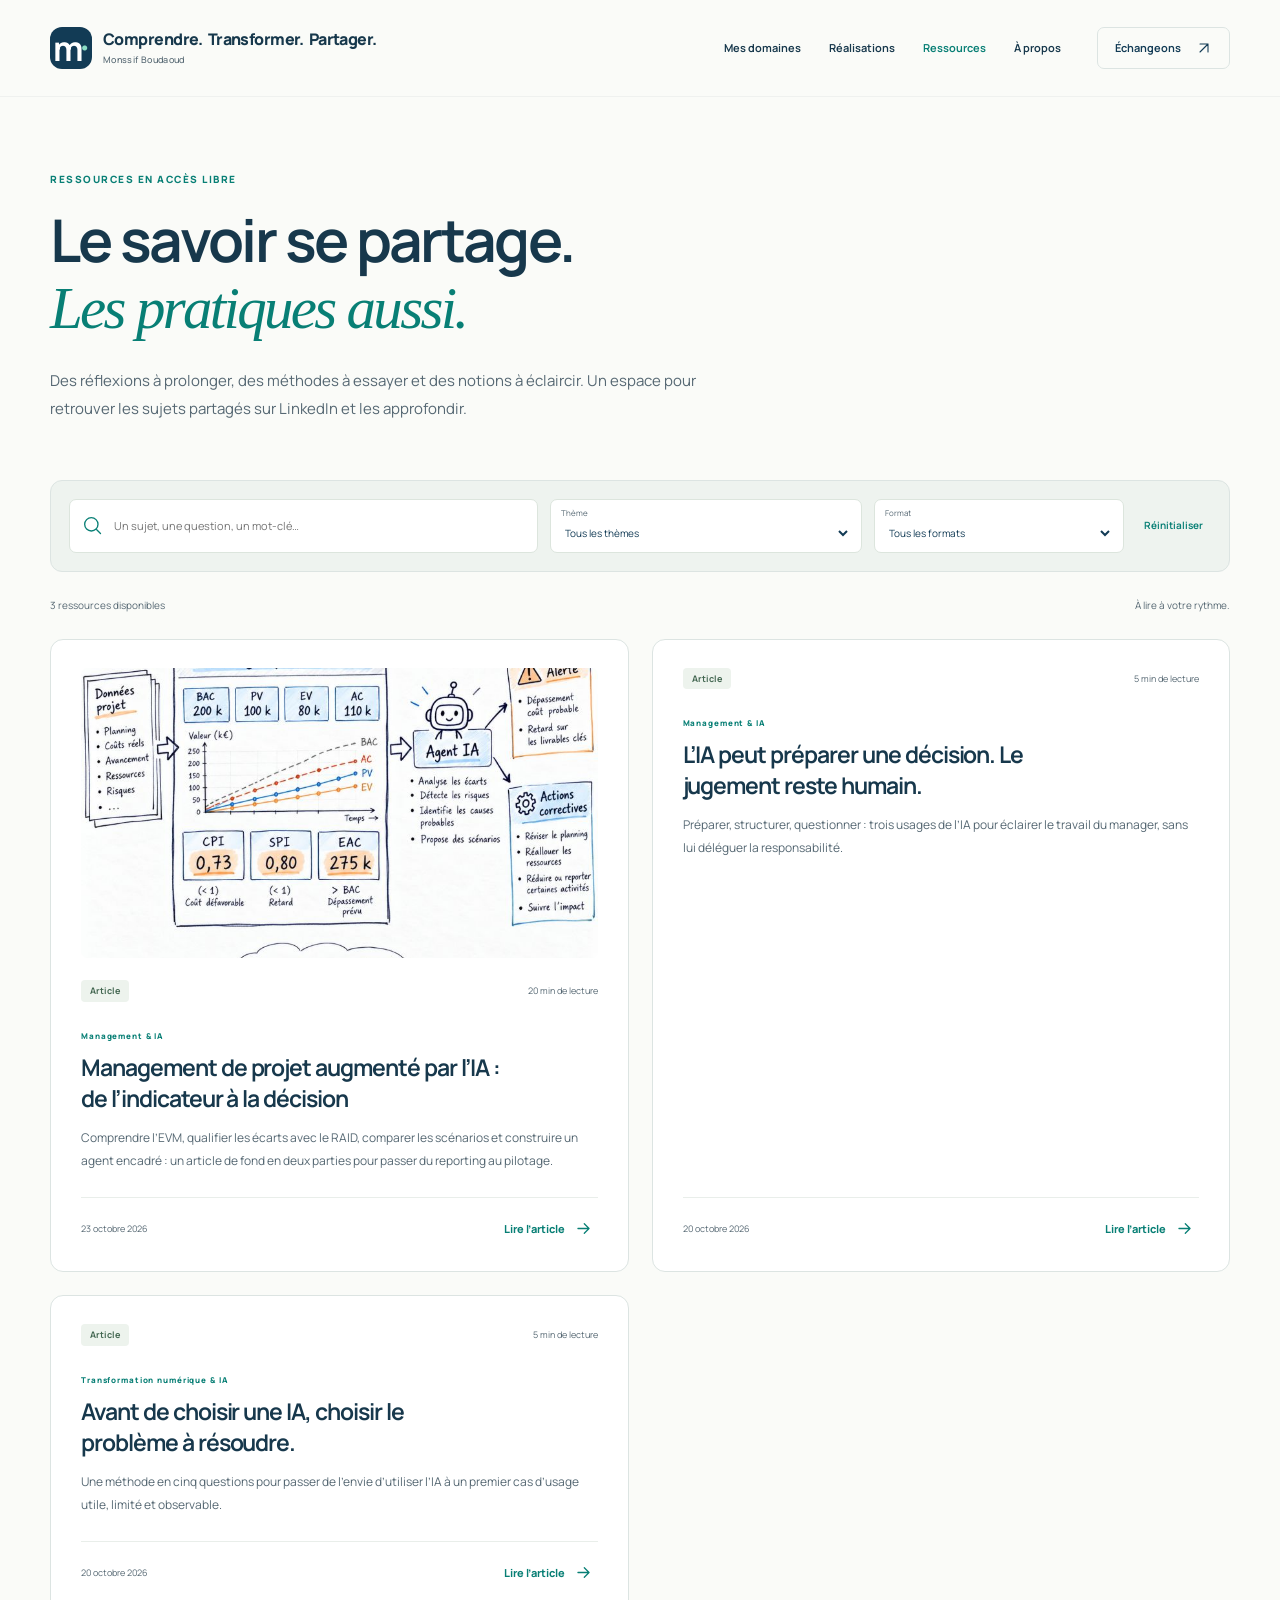
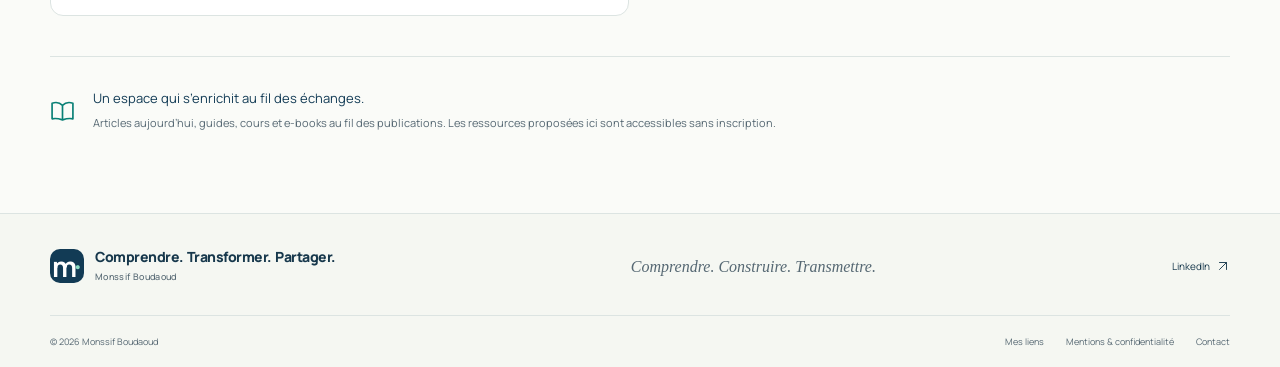
<file: ressources/index.html>
<!DOCTYPE html><html lang="fr" style="--navy:#123b55;--teal:#087f75"><head><meta charset="UTF-8"><meta name="viewport" content="width=device-width, initial-scale=1"><meta name="theme-color" content="#123b55"><title>Ressources — Comprendre. Transformer. Partager.</title><meta name="description" content="Articles, méthodes et guides accessibles pour comprendre l’IA, accompagner la transformation numérique et faire évoluer les pratiques de management."><link rel="canonical" href="https://www.monssif-tech.com/ressources/"><link rel="icon" href="/favicon.svg" type="image/svg+xml"><meta property="og:type" content="website"><meta property="og:locale" content="fr_FR"><meta property="og:title" content="Ressources — Comprendre. Transformer. Partager."><meta property="og:description" content="Articles, méthodes et guides accessibles pour comprendre l’IA, accompagner la transformation numérique et faire évoluer les pratiques de management."><meta property="og:url" content="https://www.monssif-tech.com/ressources/"><meta property="og:site_name" content="Comprendre. Transformer. Partager."><meta property="og:image" content="https://www.monssif-tech.com/images/social-cover.png"><meta property="og:image:width" content="1200"><meta property="og:image:height" content="630"><meta property="og:image:alt" content="Comprendre. Transformer. Partager. — Transformation numérique, management et transmission"><meta name="twitter:card" content="summary_large_image"><script type="application/ld+json">{"@context":"https://schema.org","@type":"WebSite","name":"Comprendre. Transformer. Partager.","url":"https://www.monssif-tech.com","description":"Articles, méthodes et guides accessibles pour comprendre l’IA, accompagner la transformation numérique et faire évoluer les pratiques de management."}</script><style>@font-face{font-family:Manrope Variable;font-style:normal;font-display:swap;font-weight:200 800;src:url([data-uri])format("woff2-variations");unicode-range:U+460-52F,U+1C80-1C8A,U+20B4,U+2DE0-2DFF,U+A640-A69F,U+FE2E-FE2F}@font-face{font-family:Manrope Variable;font-style:normal;font-display:swap;font-weight:200 800;src:url(/assets/manrope-cyrillic-wght-normal.Dvxsihut.woff2)format("woff2-variations");unicode-range:U+301,U+400-45F,U+490-491,U+4B0-4B1,U+2116}@font-face{font-family:Manrope Variable;font-style:normal;font-display:swap;font-weight:200 800;src:url(/assets/manrope-greek-wght-normal.DL7QRZyv.woff2)format("woff2-variations");unicode-range:U+370-377,U+37A-37F,U+384-38A,U+38C,U+38E-3A1,U+3A3-3FF}@font-face{font-family:Manrope Variable;font-style:normal;font-display:swap;font-weight:200 800;src:url(/assets/manrope-vietnamese-wght-normal.usUDDRr7.woff2)format("woff2-variations");unicode-range:U+102-103,U+110-111,U+128-129,U+168-169,U+1A0-1A1,U+1AF-1B0,U+300-301,U+303-304,U+308-309,U+323,U+329,U+1EA0-1EF9,U+20AB}@font-face{font-family:Manrope Variable;font-style:normal;font-display:swap;font-weight:200 800;src:url(/assets/manrope-latin-ext-wght-normal.Ch3YOpNY.woff2)format("woff2-variations");unicode-range:U+100-2BA,U+2BD-2C5,U+2C7-2CC,U+2CE-2D7,U+2DD-2FF,U+304,U+308,U+329,U+1D00-1DBF,U+1E00-1E9F,U+1EF2-1EFF,U+2020,U+20A0-20AB,U+20AD-20C0,U+2113,U+2C60-2C7F,U+A720-A7FF}@font-face{font-family:Manrope Variable;font-style:normal;font-display:swap;font-weight:200 800;src:url(/assets/manrope-latin-wght-normal.DHIcAJRg.woff2)format("woff2-variations");unicode-range:U+??,U+131,U+152-153,U+2BB-2BC,U+2C6,U+2DA,U+2DC,U+304,U+308,U+329,U+2000-206F,U+20AC,U+2122,U+2191,U+2193,U+2212,U+2215,U+FEFF,U+FFFD}@media print{.header,.footer,.contact-band,.article-aside,.filters,.back-link,.article-end,.menu-toggle{display:none!important}body{color:#111!important;background:#fff!important}.container{width:100%!important;max-width:none!important}.article-layout{display:block!important}.article-header,.page-intro{padding:0 0 20px!important}h1{font-size:30pt!important}h2{font-size:20pt!important}p,li{color:#222!important}.prose{font-size:11pt!important}.prose a{text-decoration:underline!important}a[href^=https]:after{content:" (" attr(href) ")";font-size:8pt}h2,h3{break-after:avoid}img,figure{break-inside:avoid}.project-visual{max-height:220px}.author-line{margin-bottom:20px}}:root{--navy:#123b55;--teal:#087f75;--ink:#17384c;--muted:#566873;--paper:#fafbf8;--white:#fff;--line:#dce4e2;--mint:#e5f2ec;--soft:#eff3f0;--serif:Georgia, "Times New Roman", serif;--radius:20px}*{box-sizing:border-box}html{scroll-behavior:smooth;scroll-padding-top:110px}body{background:var(--paper);color:var(--ink);-webkit-font-smoothing:antialiased;margin:0;font-family:Manrope Variable,Manrope,Arial,sans-serif;font-size:15px;line-height:1.7}a{color:inherit;text-decoration:none}button,input,select{font:inherit}button,a,input,select{-webkit-tap-highlight-color:transparent}button{cursor:pointer}button:disabled{cursor:default}img{max-width:100%;height:auto;display:block}svg{vertical-align:middle;flex-shrink:0}figure,h1,h2,h3,h4,p{margin:0}h1,h2,h3,h4{letter-spacing:-.045em;font-weight:650;line-height:1.15}h1{font-size:clamp(42px,5.4vw,78px)}h2{font-size:clamp(31px,3.2vw,46px)}h3{font-size:23px}p{color:var(--muted)}em{font-family:var(--serif);letter-spacing:-.045em;color:var(--teal);font-weight:400}::selection{color:var(--navy);background:#c2e9d9}:focus-visible{outline:3px solid var(--teal);outline-offset:5px;border-radius:4px}[hidden]{display:none!important}.container{width:min(1180px,100% - 80px);margin-inline:auto}.section{padding-block:98px}.eyebrow{color:var(--teal);letter-spacing:.15em;font-size:10px;font-weight:800;line-height:1.5;display:block}.sr-only,.skip-link:not(:focus){clip:rect(0, 0, 0, 0);white-space:nowrap;border:0;width:1px;height:1px;margin:-1px;padding:0;position:absolute;overflow:hidden}.skip-link{z-index:100;background:var(--navy);color:#fff;padding:12px 18px;position:fixed;top:12px;left:12px}.legacy-anchor{scroll-margin-top:110px}.button,.text-link{justify-content:center;align-items:center;gap:14px;font-size:12px;font-weight:750;display:inline-flex}.button{border:1px solid var(--navy);background:var(--navy);color:#fff;border-radius:9px;min-height:49px;padding:13px 22px;transition:transform .2s,background .2s;box-shadow:0 4px 10px #17384c09}.button:hover{background:#245771;transform:translateY(-2px)}.button.secondary{color:var(--navy);border-color:var(--line);background:0 0}.button.light{color:var(--navy);background:#fff;border-color:#fff}.text-link{justify-content:flex-start;gap:12px;line-height:1.5}.text-link svg,.round-arrow{transition:transform .2s}.text-link:hover svg,.project-card-link:hover .round-arrow{transform:translate(3px,-2px)}.actions{flex-wrap:wrap;align-items:center;gap:24px;display:flex}.header{z-index:30;background:color-mix(in srgb, var(--paper) 95%, transparent);backdrop-filter:blur(15px);border-bottom:1px solid #17384c0c;position:sticky;top:0}.header-inner{justify-content:space-between;align-items:center;gap:30px;height:96px;display:flex}.brand{letter-spacing:-.035em;flex-shrink:0;align-items:center;gap:11px;font-size:16px;font-weight:800;line-height:1.2;display:inline-flex}.brand small{color:var(--muted);letter-spacing:.04em;margin-top:6px;font-size:9px;font-weight:500;display:block}.brand>span:last-child{min-width:0}.brand-slogan{flex-wrap:nowrap;gap:.3em;display:flex}.brand-slogan>span{white-space:nowrap}.brand-mark{flex-shrink:0}@media (width<=900px){.brand-slogan{flex-direction:column;gap:0;line-height:1.15}}.header .brand{max-width:calc(100% - 100px)}.brand-mark{background:var(--navy);color:#fff;letter-spacing:-.12em;border-radius:12px;justify-content:center;align-items:center;width:42px;height:42px;padding-right:5px;font-size:34px;font-weight:700;line-height:1;display:inline-flex}.brand-mark>span{color:#8bddc4;align-self:flex-end;margin-bottom:5px;font-size:35px}.navigation{align-items:center;gap:28px;font-size:11px;font-weight:650;display:flex}.navigation>a{padding-block:10px}.navigation>a[aria-current],.navigation>a:hover{color:var(--teal)}.navigation .nav-contact{border:1px solid var(--line);color:var(--navy);border-radius:7px;align-items:center;gap:15px;margin-left:8px;padding:11px 17px;display:flex}.menu-toggle{border:1px solid var(--line);color:var(--navy);background:0 0;border-radius:7px;padding:9px 12px;font-size:12px;font-weight:700;display:none}.menu-toggle span{margin-left:8px}.hero{grid-template-columns:1.12fr 1fr;align-items:center;gap:35px;min-height:660px;padding-block:65px 80px;display:grid}.hero-eyebrow{letter-spacing:.1em;align-items:center;gap:8px;font-size:9px;display:flex}.live-dot{background:var(--teal);border-radius:50%;width:6px;height:6px;box-shadow:0 0 0 4px #087f750a}.hero h1{letter-spacing:-.06em;margin:24px 0;font-size:clamp(46px,5.5vw,78px);line-height:1.07}.hero h1 em{white-space:nowrap;font-size:.89em;display:inline-block}.hero-copy>p{max-width:455px;font-size:15px;line-height:1.9}.hero .actions{gap:24px;margin-top:30px}.hero-signature{align-items:center;gap:13px;margin-top:41px;font-size:10px;font-weight:750;display:flex}.hero-signature small{color:var(--muted);margin-top:2px;font-size:9px;font-weight:500;display:block}.signature-line{background:var(--teal);width:28px;height:1px}.hero-art{isolation:isolate;justify-content:center;align-items:center;min-height:430px;display:flex;position:relative}.hero-art:before{content:"";z-index:-2;background:radial-gradient(#cce5d68c,#0000 69%);position:absolute;inset:8% -2% 0}.orbit{z-index:-1;border:1px solid #bfd4c94d;border-radius:50%;width:375px;height:375px;position:absolute}.orbit-two{border-style:dashed;border-color:#bfd4c94d;width:470px;height:470px}.hero-window{background:#fff;border:1px solid #d1ded8;border-radius:15px;width:96%;overflow:hidden;transform:rotate(-3deg);box-shadow:0 25px 55px #274c3b13}.window-bar{background:#fcfdfa;border-bottom:1px solid #e9eeea;align-items:center;gap:4px;height:33px;padding:0 14px;display:flex}.window-bar>span{background:#d8e0da;border-radius:50%;width:5px;height:5px}.window-bar small{letter-spacing:.15em;color:#65786f;margin-left:auto;font-size:7px}.hero-window .project-visual{aspect-ratio:1.5;border-radius:0}.hero-window .mini-app{width:94%;height:91%;box-shadow:none;border:0;transform:none}.art-label{z-index:3;background:#fff;border:1px solid #dde8e1;border-radius:8px;align-items:center;gap:7px;padding:10px 13px;font-size:10px;display:flex;position:absolute;box-shadow:0 7px 20px #274c3b08}.art-label-top{top:26px;right:15px;transform:rotate(3deg)}.art-label svg{color:var(--teal)}.art-note{background:#fff;border:1px solid #dce7df;border-radius:10px;align-items:center;gap:12px;padding:16px 22px;font-size:11px;font-weight:750;display:flex;position:absolute;bottom:23px;left:15px;transform:rotate(2deg);box-shadow:0 12px 28px #274c3b10}.art-note small{color:var(--muted);margin-top:3px;font-size:8px;font-weight:500;display:block}.note-icon{background:var(--mint);width:33px;height:33px;color:var(--teal);border-radius:50%;justify-content:center;align-items:center;display:flex}.art-caption{text-align:center;letter-spacing:.15em;color:#677c70;font-size:6.7px;font-weight:650;position:absolute;bottom:-20px;left:0;right:0}.conviction{border-block:1px solid var(--line);justify-content:space-between;align-items:center;gap:30px;padding:28px 0 30px;display:flex}.conviction>span{color:var(--muted);font-size:10px;font-weight:700}.conviction p{letter-spacing:-.025em;font-size:19px;line-height:1.6}.conviction strong{color:var(--navy);font-weight:650}.conviction svg{color:var(--teal)}.section-heading{justify-content:space-between;align-items:flex-end;gap:36px;margin-bottom:34px;display:flex}.section-heading h2{margin-top:13px}.section-heading>.text-link{white-space:nowrap;margin-bottom:5px}.heading-aside{max-width:290px;font-size:12px;line-height:1.8}.heading-aside .text-link{margin-top:18px}.domain-grid{grid-template-columns:repeat(3,minmax(0,1fr));gap:20px;display:grid}.domain-card{border:1px solid var(--line);background:#fff;border-radius:13px;flex-direction:column;padding:28px 27px 24px;transition:transform .25s,border-color .25s;display:flex}.domain-card:hover{border-color:#8ebcaf;transform:translateY(-5px)}.domain-card-top{justify-content:space-between;align-items:center;margin-bottom:30px;display:flex}.icon-tile{background:var(--mint);width:44px;height:44px;color:var(--teal);border-radius:12px;justify-content:center;align-items:center;display:inline-flex}.index{color:#6e8277;letter-spacing:.1em;font-size:10px}.domain-card h3{max-width:230px;font-size:19px;line-height:1.4}.domain-card>p{margin-top:14px;margin-bottom:25px;font-size:12px;line-height:1.85}.card-discover{border-top:1px solid #edf0ed;justify-content:space-between;align-items:center;margin-top:auto;padding-top:17px;font-size:10px;font-weight:750;display:flex}.work-section{background:#eff3f0;border-block:1px solid #e4eae5}.project-grid{grid-template-columns:repeat(3,minmax(0,1fr));gap:22px;display:grid}.project-card{background:#fff;border:1px solid #dce5df;border-radius:14px;min-width:0;overflow:hidden}.project-card-link{height:100%;transition:background .25s;display:block}.project-card-link:hover{background:#fdfefc}.project-visual{aspect-ratio:1.45;color:#264c40;background:#ddebe3;justify-content:center;align-items:center;display:flex;position:relative;overflow:hidden}.project-visual.manager{background:linear-gradient(130deg,#deeee5,#d5e8df)}.mini-app{background:#fcfdfb;border:1px solid #cbdcd3;border-radius:9px;width:86%;height:79%;font-family:Manrope Variable,Arial,sans-serif;display:flex;overflow:hidden;transform:translate(5%,10%)rotate(-4deg);box-shadow:0 16px 35px #2f514316}.mini-sidebar{background:#f2f6f1;border-right:1px solid #e7ece6;flex-direction:column;flex-shrink:0;align-items:center;gap:16px;width:40px;padding-top:14px;display:flex}.mini-sidebar b{color:#254f40;letter-spacing:-.12em;font-size:21px;line-height:1.3}.mini-sidebar b span{color:#70ad91}.mini-sidebar i{background:#d4dfd5;border-radius:2px;width:12px;height:5px}.mini-sidebar i.active{background:#80b29a}.mini-main{flex:1;min-width:0;padding:18px}.mini-top{letter-spacing:.12em;color:#667f70;justify-content:space-between;align-items:center;margin-bottom:14px;font-size:5px;font-weight:800;display:flex}.mini-dot{background:#dfece1;border-radius:50%;width:11px;height:11px}.mini-main h4{letter-spacing:-.04em;color:#234b3b;font-size:15px}.mini-main>p{color:#718074;margin-top:4px;font-size:5.5px}.mini-tabs{color:#6f8375;border-bottom:1px solid #e2e9e0;gap:10px;height:18px;margin-top:15px;font-size:5px;display:flex}.mini-tabs .active{color:#274e3d;border-bottom:2px solid #649379}.mini-task{color:#35513c;border-bottom:1px solid #edf0e8;align-items:center;gap:7px;padding:10px 0;font-size:6px;display:flex}.mini-task small{color:#7a8c7c;margin-top:2px;font-size:4.5px;display:block}.mini-task>b{color:#557855;background:#eaf1e6;border-radius:3px;margin-left:auto;padding:2px 5px;font-size:5px}.check-square{color:#4d7858;background:#d6e9d9;border-radius:3px;justify-content:center;align-items:center;width:11px;height:11px;display:inline-flex}.check-square.empty{background:0 0;border:1px solid #c6d6c4}.mini-insight{color:#647d56;background:#eff4e9;border-radius:4px;align-items:center;gap:8px;margin-top:11px;padding:8px;font-size:6px;display:flex}.mini-insight>span{font-size:15px}.mini-insight strong{color:#3c633f;font-weight:650}.project-card-content{padding:21px 22px 26px}.card-meta{color:var(--muted);justify-content:space-between;align-items:center;gap:8px;font-size:8px;display:flex}.status{color:#3b5c4e;white-space:nowrap;background:#eaf2ec;border:1px solid #d4e1d6;border-radius:5px;justify-content:center;align-items:center;padding:3px 7px;font-size:8px;font-weight:650;display:inline-flex}.card-title{justify-content:space-between;align-items:center;gap:8px;margin-top:15px;display:flex}.card-title h3{font-size:20px}.round-arrow{background:#f1f5f0;border-radius:50%;justify-content:center;align-items:center;width:30px;height:30px;display:flex}.project-card-content>p{margin-top:10px;font-size:11px;line-height:1.9}.project-visual.\31 23zio{background:#e8edf6}.choice-art{text-align:center;color:#35455e;align-self:stretch;width:100%;padding:25px 15px 17px}.choice-logo{letter-spacing:-.06em;font-size:23px;font-weight:800;line-height:1}.choice-logo>span{color:#5255a1}.choice-art>p{color:#677388;margin-top:9px;font-size:7px}.podium{justify-content:center;align-items:flex-end;gap:5px;margin:20px 0 14px;display:flex}.podium>div{border:1px solid #ffffff80;border-radius:8px 8px 4px 4px;flex-direction:column;justify-content:center;align-items:center;width:54px;display:flex;box-shadow:inset 1px 1px #ffffff80,0 5px 12px #33425a10}.podium span{font-size:25px;font-weight:800;line-height:1.2}.podium small{margin-top:5px;font-size:5px;font-weight:700}.silver{background:linear-gradient(120deg,#edf2f8,#bdcddf);height:65px}.gold{color:#725916;background:linear-gradient(120deg,#fff1ad,#e0bb54);height:91px}.bronze{color:#7a523a;background:linear-gradient(120deg,#f8e2cc,#d3a486);height:49px}.choice-bottom{letter-spacing:.05em;color:#56677e;font-size:6px}.project-visual.wellbeing{background:#f3ecdf}.wellbeing-art{text-align:center;isolation:isolate;color:#675e3e;flex-direction:column;justify-content:center;align-self:stretch;align-items:center;width:100%;height:100%;display:flex;position:relative}.sun-disc{z-index:-2;background:linear-gradient(#dfc48d,#ead9b6);border-radius:50%;width:105px;height:105px;position:absolute;top:22px;right:15%}.wellbeing-arc{z-index:-1;background:#e1e3d1;border-radius:50%;width:120%;height:120%;position:absolute;top:48%;left:0;transform:rotate(-12deg)}.wellbeing-caption{letter-spacing:.17em;color:#72663f;margin-top:45px;margin-bottom:15px;font-size:6px}.wellbeing-art h4{font-family:var(--serif);letter-spacing:-.04em;font-size:36px;font-weight:400;line-height:1.05}.wellbeing-bottom{color:#606648;margin-top:18px;font-size:6px}.resource-grid{grid-template-columns:repeat(2,minmax(0,1fr));gap:23px;display:grid}.resource-card-link{border:1px solid var(--line);background:#fff;border-radius:13px;flex-direction:column;min-width:0;padding:28px 30px;display:flex}.resource-card-top{color:var(--muted);justify-content:space-between;align-items:center;gap:10px;margin-bottom:28px;font-size:9px;display:flex}.tag{color:#426650;background:#edf3ed;border-radius:4px;align-items:center;padding:3px 9px;font-size:9px;font-weight:700;line-height:1.7;display:inline-flex}.resource-theme{letter-spacing:.11em;font-size:8px}.resource-card h3{max-width:420px;margin-top:10px;font-size:23px;line-height:1.35}.resource-card-link:hover h3{color:var(--teal)}.resource-card-link>p{margin:13px 0 25px;font-size:12px;line-height:1.9}.resource-card-bottom{color:var(--muted);border-top:1px solid #e9eeea;justify-content:space-between;align-items:center;gap:10px;margin-top:auto;padding-top:16px;font-size:9px;display:flex}.resource-read{color:var(--navy);padding:5px}.linkedin-strip{border:1px solid var(--line);background:#f4f7f2;border-radius:9px;align-items:center;gap:17px;margin-top:26px;padding:22px 25px;display:flex}.linkedin-icon{letter-spacing:-.07em;color:#31546b;font-size:23px;font-weight:800}.linkedin-strip p{color:var(--navy);font-size:12px;font-weight:650}.linkedin-strip small{color:var(--muted);margin-top:3px;font-size:10px;font-weight:450;display:block}.linkedin-strip .text-link{white-space:nowrap;margin-left:auto;font-size:11px}.about-strip{border-top:1px solid var(--line);grid-template-columns:1fr 1fr;gap:100px;padding:50px 0 80px;display:grid}.about-strip h2{margin-top:15px;font-size:32px}.about-strip p{margin-bottom:19px;font-size:13px;line-height:1.9}.contact-band{background:var(--navy);color:#fff;border-radius:16px;justify-content:space-between;align-items:center;gap:30px;margin-bottom:90px;padding:43px 49px;display:flex}.contact-band .eyebrow{color:#a6d8c9;font-size:9px}.contact-band h2{margin-top:15px;font-size:35px;line-height:1.2}.contact-band .button{flex-shrink:0;min-width:150px}.footer{border-top:1px solid var(--line);background:#f5f7f2;padding-top:35px}.footer-top{justify-content:space-between;align-items:center;gap:30px;padding-bottom:32px;display:flex}.footer-top .brand-mark{border-radius:10px;width:34px;height:34px;font-size:28px}.footer-top .brand-mark>span{margin-bottom:4px;font-size:28px}.footer-top .brand{font-size:14px}.footer-top>p{font-family:var(--serif);color:var(--muted);font-size:16px;font-style:italic}.footer-social{gap:22px;font-size:10px;display:flex}.footer-social a{align-items:center;gap:6px;display:inline-flex}.footer-bottom{border-top:1px solid var(--line);color:var(--muted);justify-content:space-between;gap:20px;padding-block:18px;font-size:9px;display:flex}.footer-bottom>div{gap:22px;display:flex}.footer a:hover{color:var(--teal)}.page-intro{padding:75px 0 56px}.page-intro h1{margin-top:20px;font-size:clamp(38px,4.6vw,66px);line-height:1.12}.page-intro>p{max-width:650px;margin-top:25px;font-size:15px;line-height:1.9}.page-intro>.button{margin-top:30px}.anchor-nav{flex-wrap:wrap;gap:14px;margin-top:30px;display:flex}.anchor-nav a{border:1px solid var(--line);background:#fff;border-radius:6px;align-items:center;gap:15px;padding:9px 15px;font-size:11px;display:flex}.catalog{padding-bottom:90px}.catalog-note{max-width:750px;margin-top:24px;font-size:11px;line-height:1.9}.domain-detail{border-top:1px solid var(--line);grid-template-columns:1fr 1.2fr;gap:100px;padding-block:65px;display:grid}.domain-detail-title .large{width:62px;height:62px;margin-top:25px;display:flex}.domain-detail h2{margin-top:25px;font-size:36px}.domain-detail-title>p{margin-top:20px;font-size:13px;line-height:1.9}.domain-detail-body>h3{margin:10px 0 20px;font-size:20px}.domain-detail-body .resource-grid{margin-bottom:30px}.domain-detail-body .project-card{max-width:420px}.domain-detail:last-of-type{margin-bottom:45px}.principles{margin:0;padding:0;list-style:none}.principles li{border-bottom:1px solid var(--line);align-items:flex-start;gap:13px;padding:12px 0;font-size:13px;display:flex}.principles svg{color:var(--teal);margin-top:3px}.example-box{background:var(--mint);border-radius:10px;margin:28px 0 35px;padding:25px}.example-box>p{color:#3d6054;margin-top:13px;font-size:12px;line-height:1.9}.single{grid-template-columns:1fr}.detail-intro{padding-top:45px}.back-link{color:var(--muted);margin-bottom:35px;font-size:11px;display:inline-block}.back-link:hover{color:var(--teal)}.detail-heading{justify-content:space-between;align-items:flex-start;gap:25px;display:flex}.detail-heading h1{margin-top:16px;font-size:clamp(38px,4.5vw,64px)}.detail-heading .status{margin-top:10px;padding:5px 10px;font-size:10px}.lead{max-width:760px;margin-top:25px;font-size:16px;line-height:1.9}.project-facts{border-block:1px solid var(--line);grid-template-columns:1.3fr 1fr 1fr;gap:30px;margin-top:36px;padding-block:22px;display:grid}.project-facts span{letter-spacing:.1em;color:var(--muted);font-size:8px;font-weight:650;display:block}.project-facts strong{margin-top:6px;font-size:11px;font-weight:650;display:block}.project-figure{margin:35px 0 55px}.project-figure>.project-visual{aspect-ratio:2.9;border-radius:16px}.project-figure .mini-app{width:470px;height:300px;max-height:90%;transform:translateY(15px)rotate(-3deg)}.project-figure .mini-main{padding:24px}.project-figure .mini-main h4{font-size:23px}.project-figure .mini-main>p{font-size:8px}.project-figure .mini-top{font-size:7px}.project-figure .mini-task{padding:12px 0;font-size:8px}.project-figure .mini-task small{font-size:6px}.project-figure .mini-tabs{font-size:7px}.project-figure .mini-insight{font-size:8px}.project-figure .choice-art{padding:30px}.project-figure .choice-logo{font-size:34px}.project-figure .choice-art>p{font-size:10px}.project-figure .podium>div{width:80px}.project-figure .podium .silver{height:100px}.project-figure .podium .gold{height:140px}.project-figure .podium .bronze{height:75px}.project-figure .podium small{font-size:8px}.project-figure .podium span{font-size:36px}.project-figure .choice-bottom{font-size:9px}.project-figure .wellbeing-art h4{font-size:62px}.project-figure .wellbeing-caption,.project-figure .wellbeing-bottom{font-size:9px}.project-figure .sun-disc{width:220px;height:220px;top:10%;right:26%}.project-figure .wellbeing-arc{height:160%;top:55%}.project-figure figcaption,.prose figcaption{color:var(--muted);text-align:center;margin-top:10px;font-size:9px}.article-layout{grid-template-columns:minmax(0,740px) 240px;justify-content:space-between;gap:65px;padding-bottom:70px;display:grid}.prose{font-size:15px;line-height:1.95}.prose h2{letter-spacing:-.035em;margin:38px 0 18px;font-size:29px;line-height:1.3}.prose h2:first-child{margin-top:0}.prose h3{margin:28px 0 13px;font-size:21px}.prose p{margin-bottom:19px}.prose a:not(.button):not(.text-link){text-underline-offset:4px;color:var(--teal);text-decoration:underline}.prose ul,.prose ol{color:var(--muted);margin-bottom:25px;padding-left:24px}.prose li{margin:8px 0;padding-left:4px}.prose strong{color:var(--navy);font-weight:750}.prose blockquote{border-left:3px solid var(--teal);background:var(--mint);border-radius:0 10px 10px 0;margin:30px 0;padding:10px 23px}.prose blockquote p{font-family:var(--serif);color:var(--navy);margin:0;font-size:22px;line-height:1.6}.prose img{border:1px solid var(--line);border-radius:10px}.prose .actions{margin-top:30px}.article-aside{border-top:1px solid var(--teal);background:#eff4ee;border-radius:0 0 9px 9px;align-self:start;padding:23px;position:sticky;top:125px}.article-aside p{margin:17px 0;font-size:12px;line-height:1.9}.article-aside .text-link{font-size:10px}.article-header{max-width:950px;padding:45px 0}.article-header h1{max-width:920px;margin-top:23px;font-size:clamp(35px,4.5vw,62px);line-height:1.2}.article-tags{color:var(--teal);align-items:center;gap:14px;font-size:10px;display:flex}.article-tags .tag{font-size:9px}.article-header .lead{max-width:800px;font-size:17px}.author-line{align-items:center;gap:12px;margin-top:30px;display:flex}.author-initials{width:38px;height:38px;color:var(--teal);background:#e4eee6;border-radius:50%;justify-content:center;align-items:center;font-size:10px;font-weight:750;display:flex}.author-line strong{font-size:11px;display:block}.author-line>div>span{color:var(--muted);margin-top:2px;font-size:10px;display:block}.article-end{background:var(--mint);border-radius:10px;margin-top:45px;padding:27px}.article-end h2{margin-top:14px;font-size:26px}.article-end p{font-size:13px}.resource-library{padding-bottom:80px}.filters{border:1px solid var(--line);background:#eef3ef;border-radius:12px;grid-template-columns:minmax(200px,1.5fr) 1fr .8fr auto;align-items:stretch;gap:12px;padding:18px;display:grid}.search-field{align-items:center;gap:10px;display:flex;position:relative}.search-field>svg{color:var(--teal);pointer-events:none;position:absolute;left:14px}.search-field input{width:100%;height:100%;min-height:54px;color:var(--navy);background:#fff;border:1px solid #dce5dd;border-radius:7px;padding:13px 12px 13px 44px;font-size:11px}.select-field{background:#fff;border:1px solid #dce5dd;border-radius:7px;min-width:0;padding:6px 10px 5px}.select-field label{color:var(--muted);font-size:8px;display:block}.select-field select{width:100%;color:var(--navy);background:#fff;border:0;padding:3px 15px 3px 0;font-size:10px}.filter-reset{color:var(--teal);background:0 0;border:0;padding:8px;font-size:10px;font-weight:650}.results-line{justify-content:space-between;align-items:center;gap:15px;margin:25px 0;font-size:10px;display:flex}.results-line>span{color:var(--muted)}.resource-promise{border-top:1px solid var(--line);color:var(--teal);align-items:center;gap:18px;margin-top:40px;padding-top:30px;display:flex}.resource-promise p{color:var(--navy);font-size:13px}.resource-promise small{max-width:720px;color:var(--muted);margin-top:5px;font-size:11px;display:block}.empty-state{text-align:center;background:#eff4ee;border-radius:12px;padding:55px 20px}.empty-state h2{margin:20px 0 10px;font-size:25px}.empty-state p{font-size:13px}.empty-state .button{margin-top:25px}.about-hero{grid-template-columns:1fr 220px;align-items:center;gap:80px;padding:75px 0 60px;display:grid}.about-hero h1{margin-top:20px;font-size:clamp(36px,4.3vw,62px)}.portrait-frame{max-width:220px;position:relative}.portrait-frame img{aspect-ratio:1;object-fit:cover;border:1px solid #d7ded5;border-radius:18px;width:220px;box-shadow:12px 12px #e6eee4}.portrait-frame figcaption{color:var(--muted);text-align:center;margin-top:24px;font-size:9px}.about-body{grid-template-columns:1.5fr 1fr;gap:80px;padding-bottom:80px;display:grid}.principle-panel{border:1px solid var(--line);background:#eef3ec;border-radius:12px;align-self:start;padding:28px}.principle-panel .eyebrow{margin-bottom:15px}.principle-panel .principles li{font-size:12px}.principle-panel .principles li:last-child{border:0}.contact-grid{grid-template-columns:1fr 1fr;gap:25px;padding-bottom:100px;display:grid}.contact-card{border:1px solid var(--line);background:#fff;border-radius:15px;padding:35px;transition:border-color .2s}.contact-card:hover{border-color:#83aa97}.contact-card>.eyebrow{margin-top:28px}.contact-card h2{overflow-wrap:anywhere;margin-top:13px;font-size:26px;line-height:1.4}.contact-card>p{margin:15px 0 28px;font-size:12px}.links-page{text-align:center;max-width:600px;padding:65px 0 90px}.links-page>.brand-mark{margin-bottom:23px}.links-page h1{margin:15px 0;font-size:36px;line-height:1.3}.links-page>p{font-size:13px}.bio-links{text-align:left;gap:13px;margin-top:35px;display:grid}.bio-links a{border:1px solid var(--line);background:#fff;border-radius:10px;justify-content:space-between;align-items:center;gap:20px;padding:18px 22px;font-size:13px;font-weight:750;display:flex}.bio-links small{color:var(--muted);margin-top:4px;font-size:10px;font-weight:450;display:block}.bio-links a:hover{border-color:var(--teal);background:#f3f8f1}.narrow{max-width:800px}.legal{max-width:800px;padding-bottom:80px;font-size:13px}.legal h2{font-size:24px}@media (prefers-reduced-motion:no-preference){.hero-copy{animation:.7s ease-out both arrive}.hero-art{animation:.9s ease-out .12s both arrive}.art-label-top{animation:8s ease-in-out infinite label-float}.art-note{animation:9s ease-in-out infinite note-float}@keyframes arrive{0%{opacity:0;transform:translateY(12px)}to{opacity:1;transform:translateY(0)}}@keyframes label-float{0%,to{transform:translateY(0)rotate(3deg)}50%{transform:translateY(-5px)rotate(3deg)}}@keyframes note-float{0%,to{transform:translateY(0)rotate(2deg)}50%{transform:translateY(4px)rotate(2deg)}}}@media (width>=1500px){.hero{min-height:710px}.hero h1{font-size:84px}.hero-art{min-height:460px}}@media (width<=1100px){.container{width:calc(100% - 60px)}.navigation{gap:18px}.hero{gap:25px;min-height:600px}.hero h1{font-size:60px}.hero .actions{gap:18px}.hero .button{padding:12px 16px;font-size:11px}.hero .text-link{font-size:11px}.orbit{width:310px;height:310px}.orbit-two{width:390px;height:390px}.domain-card{padding:23px}.domain-card h3{font-size:18px}.card-meta{font-size:7px}.project-card-content{padding:19px}.card-title h3{font-size:18px}.domain-detail{gap:55px}.article-layout{grid-template-columns:minmax(0,1fr) 220px;gap:40px}.filters{grid-template-columns:1.3fr 1fr .8fr}.filter-reset{grid-column:1/-1;justify-self:end;padding:0}.project-grid{gap:16px}.about-body{gap:45px}}@media (width<=900px){.header-inner{height:78px}.menu-toggle{display:block}.navigation{background:var(--paper);border-bottom:1px solid var(--line);padding:18px 30px;display:none;position:absolute;top:78px;left:0;right:0;box-shadow:0 16px 24px #17384c0b}.navigation.is-open{flex-direction:column;align-items:stretch;gap:0;display:flex}.navigation>a{padding:13px 0}.navigation .nav-contact{justify-content:space-between;margin:10px 0 3px}.hero{grid-template-columns:1fr 1fr;min-height:570px;padding-block:55px}.hero h1{font-size:49px}.hero-copy>p{font-size:13px}.hero-eyebrow{font-size:7px}.hero .actions{flex-direction:column;align-items:flex-start;gap:18px}.hero-art{min-height:350px}.hero-window{width:100%}.hero-window .mini-app{width:97%;height:97%}.hero-window .mini-main{padding:13px}.hero-window .mini-main h4{font-size:12px}.art-label{padding:8px;font-size:8px;top:5px}.art-note{gap:8px;padding:12px;font-size:9px;bottom:5px;left:0}.art-note small{font-size:6px}.art-caption{font-size:5px;bottom:-20px}.orbit{width:250px;height:250px}.orbit-two{width:320px;height:320px}.section{padding-block:70px}.domain-grid{gap:13px}.domain-card{padding:20px}.domain-card-top{margin-bottom:20px}.domain-card h3{font-size:16px}.domain-card>p{font-size:11px}.project-grid{grid-template-columns:repeat(2,minmax(0,1fr))}.project-grid .project-card:last-child{grid-column:auto}.project-grid .project-card:only-child{max-width:500px}.project-grid .project-card:last-child:nth-child(3){grid-column:1/-1;width:calc(50% - 8px);display:block}.conviction p{font-size:17px}.conviction>span{font-size:9px}.resource-card-link{padding:24px}.resource-card h3{font-size:21px}.about-strip{gap:40px}.contact-band{padding:35px}.contact-band h2{font-size:30px}.footer-top>p{display:none}.project-figure>.project-visual{aspect-ratio:2.5}.domain-detail{grid-template-columns:1fr 1fr;gap:40px}.domain-detail h2{font-size:29px}.about-hero{grid-template-columns:1fr 170px;gap:35px}.portrait-frame img{width:170px}.about-hero h1{font-size:43px}.about-hero .lead{font-size:14px}.contact-card{padding:27px}.contact-card h2{font-size:22px}}@media (width<=650px){.container{width:calc(100% - 40px)}h2{font-size:32px}.brand{font-size:14px}.brand small{font-size:8px}.brand-mark{width:37px;height:37px;font-size:30px}.brand-mark>span{font-size:30px}.hero{grid-template-columns:1fr;gap:28px;padding-block:45px 52px}.hero h1{margin:22px 0;font-size:clamp(47px,10.8vw,67px)}.hero h1 em{font-size:.91em}.hero-eyebrow{letter-spacing:.07em;font-size:7px}.hero-copy>p{max-width:440px;font-size:14px}.hero .actions{flex-direction:row;align-items:center;gap:18px;margin-top:25px}.hero .button{gap:9px;padding:12px 15px;font-size:10px}.hero .text-link{gap:7px;font-size:10px}.hero-signature{margin-top:28px}.hero-art{width:100%;max-width:470px;min-height:340px;margin-inline:auto}.hero-window{width:90%;max-width:400px}.hero-window .mini-app{width:94%;height:91%}.hero-window .mini-main{padding:17px}.hero-window .mini-main h4{font-size:15px}.art-label-top{font-size:9px;top:5px;right:0}.art-note{padding:12px 15px;font-size:10px;bottom:5px;left:5px}.art-note small{font-size:7px}.art-caption{font-size:5.5px;bottom:-20px}.orbit{width:280px;height:280px}.orbit-two{width:330px;height:330px}.conviction{flex-wrap:wrap;align-items:flex-start;gap:12px;padding-block:23px;position:relative}.conviction>span{width:100%;font-size:9px}.conviction>p{font-size:18px}.conviction>svg{width:23px;height:23px;position:absolute;top:24px;right:0}.section{padding-block:58px}.section-heading{margin-bottom:28px;display:block}.section-heading>.text-link{white-space:normal;margin-top:20px}.section-heading h2{font-size:32px}.heading-aside{max-width:100%;margin-top:22px}.heading-aside p{font-size:12px}.domain-grid,.project-grid,.resource-grid{grid-template-columns:1fr}.domain-card{padding:25px}.domain-card h3{max-width:100%;font-size:20px}.domain-card>p{margin-bottom:20px;font-size:12px}.domain-card-top{margin-bottom:23px}.domain-card .card-discover{font-size:11px}.project-grid .project-card:last-child:nth-child(3){grid-column:auto;width:auto}.project-card-content{padding:24px}.card-meta{font-size:9px}.card-title h3{font-size:23px}.project-card-content>p{font-size:12px}.project-visual{aspect-ratio:1.55}.mini-app{height:83%}.mini-main h4{font-size:17px}.mini-top,.mini-main>p{font-size:6px}.mini-task{font-size:7px}.mini-task small{font-size:5px}.mini-insight{font-size:7px}.choice-art{padding:28px}.choice-logo{font-size:30px}.choice-art>p{font-size:8px}.podium{margin-top:23px}.podium>div{width:62px}.podium .silver{height:70px}.podium .gold{height:98px}.podium .bronze{height:54px}.choice-bottom{font-size:7px}.wellbeing-art h4{font-size:44px}.wellbeing-caption,.wellbeing-bottom{font-size:7px}.sun-disc{width:130px;height:130px}.resource-card-link{padding:26px}.resource-card h3{font-size:24px}.resource-card-top{margin-bottom:25px}.resource-card-link>p{font-size:12px}.resource-card-bottom{font-size:9px}.linkedin-strip{flex-wrap:wrap;gap:13px;padding:20px}.linkedin-strip p{flex:1;font-size:11px}.linkedin-strip small{font-size:9px}.linkedin-strip .text-link{margin-left:34px;font-size:10px}.about-strip{border:0;grid-template-columns:1fr;gap:22px;padding:10px 0 55px}.about-strip h2{font-size:30px}.contact-band{border-radius:13px;flex-direction:column;align-items:flex-start;gap:24px;margin-bottom:55px;padding:29px 25px}.contact-band h2{font-size:29px}.contact-band .eyebrow{font-size:7px}.contact-band .button{min-width:140px;font-size:11px}.footer-top{flex-wrap:wrap;gap:22px;padding-bottom:25px}.footer-social{gap:20px;font-size:10px}.footer-bottom{flex-direction:column;gap:12px;font-size:9px}.footer-bottom>div{flex-wrap:wrap;gap:20px}.page-intro{padding:45px 0 35px}.page-intro h1{margin-top:18px;font-size:clamp(36px,8.8vw,52px);line-height:1.15}.page-intro>p{margin-top:22px;font-size:14px}.anchor-nav{gap:8px;margin-top:25px}.anchor-nav a{gap:8px;padding:8px 11px;font-size:10px}.domain-detail{grid-template-columns:1fr;gap:28px;padding-block:35px}.domain-detail h2{font-size:32px}.domain-detail-title>p{font-size:13px}.domain-detail-title .large{margin-top:23px}.domain-detail-body .project-card{max-width:none}.domain-detail:last-of-type{margin-bottom:25px}.catalog{padding-bottom:55px}.catalog-note{font-size:10px}.detail-intro{padding-top:30px}.back-link{margin-bottom:25px;font-size:10px}.detail-heading{display:block}.detail-heading h1{margin-top:13px;font-size:41px}.detail-heading .status{margin-top:22px;font-size:9px}.detail-heading .eyebrow{font-size:8px}.lead{margin-top:20px;font-size:14px}.project-facts{grid-template-columns:1fr 1fr;gap:18px;margin-top:25px}.project-facts strong{font-size:10px}.project-facts>div:last-child{grid-column:1/-1}.project-figure{margin:25px 0 35px}.project-figure>.project-visual{aspect-ratio:1.5}.project-figure .mini-app{width:90%;height:84%;transform:translate(3%,10%)rotate(-3deg)}.project-figure .mini-main{padding:17px}.project-figure .mini-main h4{font-size:17px}.project-figure .mini-top{font-size:5px}.project-figure .mini-main>p{font-size:6px}.project-figure .mini-task{padding:9px 0;font-size:6px}.project-figure .mini-task small{font-size:5px}.project-figure .mini-tabs{font-size:6px}.project-figure .mini-insight{font-size:7px}.project-figure .choice-art{padding:23px 15px}.project-figure .choice-logo{font-size:26px}.project-figure .choice-art>p{font-size:7px}.project-figure .podium{margin-top:15px}.project-figure .podium>div{width:60px}.project-figure .podium .silver{height:62px}.project-figure .podium .gold{height:88px}.project-figure .podium .bronze{height:46px}.project-figure .podium span{font-size:27px}.project-figure .podium small,.project-figure .choice-bottom{font-size:6px}.project-figure .wellbeing-art h4{font-size:43px}.project-figure .sun-disc{width:140px;height:140px;right:15%}.project-figure .wellbeing-caption,.project-figure .wellbeing-bottom{font-size:7px}.article-layout{grid-template-columns:1fr;gap:30px;padding-bottom:40px}.article-aside{padding:22px;position:static}.prose{font-size:14px;line-height:1.95}.prose h2{font-size:26px}.prose h3{font-size:20px}.prose blockquote p{font-size:21px}.article-header{padding:30px 0 35px}.article-header h1{margin-top:20px;font-size:36px;line-height:1.23}.article-header .lead{font-size:14px}.article-tags{gap:10px;font-size:8px}.author-line{margin-top:25px}.filters{grid-template-columns:1fr 1fr;gap:10px;padding:13px}.search-field{grid-column:1/-1}.search-field input{font-size:11px}.filter-reset{font-size:10px}.results-line{font-size:9px}.results-line>span{display:none}.resource-promise{align-items:flex-start}.resource-promise p{font-size:12px}.resource-promise small{font-size:10px}.resource-library{padding-bottom:55px}.about-hero{grid-template-columns:1fr;gap:28px;padding:45px 0 35px}.about-hero h1{font-size:39px}.portrait-frame{max-width:150px}.portrait-frame img{border-radius:13px;width:150px;box-shadow:8px 8px #e6eee4}.portrait-frame figcaption{margin-top:18px;font-size:8px}.about-body{grid-template-columns:1fr;gap:28px;padding-bottom:50px}.contact-grid{grid-template-columns:1fr;gap:18px;padding-bottom:55px}.contact-card{padding:26px}.contact-card h2{font-size:24px}.links-page{padding-block:45px 60px}.links-page h1{font-size:32px}.bio-links a{padding:17px 18px;font-size:12px}.legal{padding-bottom:55px}.legal h2{font-size:23px}}@media (width<=370px){.container{width:calc(100% - 32px)}.hero h1{font-size:44px}.hero .actions{gap:17px}.hero .button{padding-inline:11px;font-size:9px}.hero .text-link{font-size:9px}.hero-art{min-height:300px}.orbit-two{width:290px;height:290px}.hero-window .mini-main h4{font-size:13px}.hero-window .mini-main{padding:12px}.hero-window .mini-insight{font-size:6px}.art-note{font-size:9px}.art-note small,.hero-eyebrow{font-size:6px}.resource-card-link{padding:22px}.resource-card h3{font-size:22px}.contact-card h2{font-size:21px}}@media (prefers-reduced-motion:reduce){html{scroll-behavior:auto}*,:before,:after{transition:none!important;animation:none!important}}.resource-cover{aspect-ratio:16/9;object-fit:cover;border-radius:7px;width:100%;margin-bottom:22px}@media (width<=650px){.hero h1 em{white-space:normal}}.resource-card{min-width:0}.resource-card-link{height:100%;transition:border-color .2s,box-shadow .2s}.resource-card-link:hover{border-color:#8ebcaf;box-shadow:0 8px 22px #17384c08}.resource-read{color:var(--teal);align-items:center;gap:9px;font-size:11px;font-weight:750;display:inline-flex}.project-visual.resolve{background:linear-gradient(135deg,#dce8ed,#d3e9e0)}.resolve-art{text-align:center;width:82%;padding:22px 0}.resolve-label{letter-spacing:.14em;font-size:11px;font-weight:800}.resolve-controller{background:#17384c;border-radius:16px;max-width:300px;margin:16px auto 12px;padding:16px;transform:rotate(-3deg);box-shadow:0 16px 28px #17384c25}.resolve-keys{grid-template-columns:repeat(4,1fr);gap:8px;display:grid}.resolve-keys span{color:#123b55;background:#edf6f2;border-radius:5px;place-items:center;height:32px;font-size:17px;display:grid}.resolve-strip{color:#ddf3ec;letter-spacing:.05em;background:#315567;border-radius:4px;margin-top:12px;padding:8px 0;font-size:8px}.resolve-dials{justify-content:space-around;margin-top:12px;display:flex}.resolve-dials i{background:#122e40;border:4px solid #7da59e;border-radius:50%;width:23px;height:23px}.resolve-caption{color:#345747;font-size:10px}.project-open{border-top:1px solid var(--line);color:var(--teal);justify-content:space-between;align-items:center;gap:12px;margin-top:18px;padding-top:14px;font-size:11px;font-weight:750;display:flex}.project-card-frozen,.project-card-frozen:hover{cursor:default;background:0 0}.project-card-frozen .round-arrow,.project-card-frozen .project-open svg{visibility:hidden}.project-card-frozen .project-open{color:var(--muted)}.project-pending{color:var(--muted);margin-top:8px;font-size:11px;line-height:1.6;display:block}.article-toc{margin-bottom:32px}.article-toc ol{margin:18px 0 0;padding:0;list-style:none}.article-toc li+li{margin-top:14px}.article-toc a{color:var(--ink);font-size:13px;line-height:1.65}.article-toc a:hover{color:var(--teal);text-decoration:underline}.prose{overflow-wrap:anywhere;min-width:0}.prose table{border-collapse:collapse;max-width:100%;margin:26px 0;font-size:14px;line-height:1.6;display:block;overflow-x:auto}.prose th,.prose td{border:1px solid var(--line);text-align:left;vertical-align:top;min-width:145px;padding:14px}.prose th{color:var(--ink);background:#eef4f2}.prose figure{margin:32px 0}.prose figure img{border:1px solid var(--line);border-radius:12px;max-width:100%;height:auto;display:block}.prose figcaption{color:var(--muted);margin-top:10px;font-size:12px;line-height:1.7}.prose code{overflow-wrap:anywhere;white-space:normal}
</style></head><body><a class="skip-link" href="#contenu">Aller au contenu</a><header class="header"><div class="container header-inner"><a href="/" class="brand" aria-label="Comprendre. Transformer. Partager., accueil"><span class="brand-mark">m<span>·</span></span><span class="brand-copy"><span class="brand-slogan"><span>Comprendre.</span><span>Transformer.</span><span>Partager.</span></span><small>Monssif Boudaoud</small></span></a><button class="menu-toggle" type="button" aria-expanded="false" aria-controls="navigation">Menu <span aria-hidden="true">☰</span></button><nav id="navigation" class="navigation" aria-label="Navigation principale"><a href="/domaines/">Mes domaines</a><a href="/realisations/">Réalisations</a><a href="/ressources/" aria-current="page">Ressources</a><a href="/a-propos/">À propos</a><a class="nav-contact" href="/contact/">Échangeons <svg width="16" height="16" viewBox="0 0 24 24" fill="none" stroke="currentColor" stroke-width="1.6" stroke-linecap="round" stroke-linejoin="round" aria-hidden="true"><path d="M6 18 18 6M6 6h12v12"></path></svg></a></nav></div></header><main id="contenu"><section class="container page-intro"><span class="eyebrow">RESSOURCES EN ACCÈS LIBRE</span><h1>Le savoir se partage.<br><em>Les pratiques aussi.</em></h1><p>Des réflexions à prolonger, des méthodes à essayer et des notions à éclaircir. Un espace pour retrouver les sujets partagés sur LinkedIn et les approfondir.</p></section><section class="container resource-library"><form class="filters" role="search" aria-label="Rechercher une ressource"><div class="search-field"><svg width="20" height="20" viewBox="0 0 24 24" fill="none" stroke="currentColor" stroke-width="1.6" stroke-linecap="round" stroke-linejoin="round" aria-hidden="true"><path d="m21 21-4.5-4.5M18 10a8 8 0 1 1-16 0 8 8 0 0 1 16 0"></path></svg><label class="sr-only" for="q">Rechercher un sujet</label><input id="q" name="q" type="search" placeholder="Un sujet, une question, un mot-clé…" autocomplete="off"></div><div class="select-field"><label for="theme">Thème</label><select name="theme" id="theme"><option value="">Tous les thèmes</option><option value="transformation">Transformation numérique &amp; IA</option><option value="management">Management &amp; IA</option><option value="pedagogie">Pédagogie &amp; transmission</option></select></div><div class="select-field"><label for="format">Format</label><select name="format" id="format"><option value="">Tous les formats</option><option>Article</option></select></div><button type="reset" class="filter-reset">Réinitialiser</button></form><div class="results-line"><p id="results-count" aria-live="polite" aria-atomic="true">3 ressources disponibles</p><span>À lire à votre rythme.</span></div><div class="resource-grid library-grid"><article class="resource-card" data-resource data-theme="management" data-format="Article" data-search="Management de projet augmenté par l’IA : de l’indicateur à la décision Comprendre l’EVM, qualifier les écarts avec le RAID, comparer les scénarios et construire un agent encadré : un article de fond en deux parties pour passer du reporting au pilotage. Management &amp; IA"><a class="resource-card-link" href="/ressources/management-projet-augmente-ia/" aria-label="Lire l’article : Management de projet augmenté par l’IA : de l’indicateur à la décision"><img class="resource-cover" src="/images/articles/management-ia-partie-1.jpg" alt="Schéma manuscrit : données du projet, indicateurs EVM, analyse par un agent IA et décision du manager." width="700" height="394" loading="lazy"><div class="resource-card-top"><span class="tag">Article</span><span>20 min de lecture</span></div><span class="eyebrow resource-theme">Management &amp; IA</span><h3>Management de projet augmenté par l’IA : de l’indicateur à la décision</h3><p>Comprendre l’EVM, qualifier les écarts avec le RAID, comparer les scénarios et construire un agent encadré : un article de fond en deux parties pour passer du reporting au pilotage.</p><div class="resource-card-bottom"><time datetime="2026-10-23T00:00:00.000Z">23 octobre 2026</time><span class="resource-read">Lire l’article <svg width="19" height="19" viewBox="0 0 24 24" fill="none" stroke="currentColor" stroke-width="1.6" stroke-linecap="round" stroke-linejoin="round" aria-hidden="true"><path d="M5 12h14m-6-6 6 6-6 6"></path></svg></span></div></a></article><article class="resource-card" data-resource data-theme="management" data-format="Article" data-search="L’IA peut préparer une décision. Le jugement reste humain. Préparer, structurer, questionner : trois usages de l’IA pour éclairer le travail du manager, sans lui déléguer la responsabilité. Management &amp; IA"><a class="resource-card-link" href="/ressources/ia-manager-garder-le-jugement/" aria-label="Lire l’article : L’IA peut préparer une décision. Le jugement reste humain."><div class="resource-card-top"><span class="tag">Article</span><span>5 min de lecture</span></div><span class="eyebrow resource-theme">Management &amp; IA</span><h3>L’IA peut préparer une décision. Le jugement reste humain.</h3><p>Préparer, structurer, questionner : trois usages de l’IA pour éclairer le travail du manager, sans lui déléguer la responsabilité.</p><div class="resource-card-bottom"><time datetime="2026-10-20T00:00:00.000Z">20 octobre 2026</time><span class="resource-read">Lire l’article <svg width="19" height="19" viewBox="0 0 24 24" fill="none" stroke="currentColor" stroke-width="1.6" stroke-linecap="round" stroke-linejoin="round" aria-hidden="true"><path d="M5 12h14m-6-6 6 6-6 6"></path></svg></span></div></a></article><article class="resource-card" data-resource data-theme="transformation" data-format="Article" data-search="Avant de choisir une IA, choisir le problème à résoudre. Une méthode en cinq questions pour passer de l’envie d’utiliser l’IA à un premier cas d’usage utile, limité et observable. Transformation numérique &amp; IA"><a class="resource-card-link" href="/ressources/ia-partir-du-besoin/" aria-label="Lire l’article : Avant de choisir une IA, choisir le problème à résoudre."><div class="resource-card-top"><span class="tag">Article</span><span>5 min de lecture</span></div><span class="eyebrow resource-theme">Transformation numérique &amp; IA</span><h3>Avant de choisir une IA, choisir le problème à résoudre.</h3><p>Une méthode en cinq questions pour passer de l’envie d’utiliser l’IA à un premier cas d’usage utile, limité et observable.</p><div class="resource-card-bottom"><time datetime="2026-10-20T00:00:00.000Z">20 octobre 2026</time><span class="resource-read">Lire l’article <svg width="19" height="19" viewBox="0 0 24 24" fill="none" stroke="currentColor" stroke-width="1.6" stroke-linecap="round" stroke-linejoin="round" aria-hidden="true"><path d="M5 12h14m-6-6 6 6-6 6"></path></svg></span></div></a></article></div><div id="no-results" class="empty-state" hidden><svg width="32" height="32" viewBox="0 0 24 24" fill="none" stroke="currentColor" stroke-width="1.6" stroke-linecap="round" stroke-linejoin="round" aria-hidden="true"><path d="m21 21-4.5-4.5M18 10a8 8 0 1 1-16 0 8 8 0 0 1 16 0"></path></svg><h2>Aucune ressource pour cette recherche.</h2><p>Essayez un autre mot ou élargissez les filtres.</p><button class="button secondary" id="clear-search" type="button">Afficher toutes les ressources</button></div><noscript><p class="catalog-note">La recherche nécessite JavaScript. Toutes les ressources restent accessibles ci-dessus.</p></noscript><div class="resource-promise"><svg width="25" height="25" viewBox="0 0 24 24" fill="none" stroke="currentColor" stroke-width="1.6" stroke-linecap="round" stroke-linejoin="round" aria-hidden="true"><path d="M12 7v14m0-14C9 4 5 4 2 5v15c4-1 7 0 10 1 3-1 6-2 10-1V5c-3-1-7-1-10 2"></path></svg><p>Un espace qui s’enrichit au fil des échanges.<small>Articles aujourd’hui, guides, cours et e-books au fil des publications. Les ressources proposées ici sont accessibles sans inscription.</small></p></div></section></main><footer class="footer"><div class="container footer-top"><a href="/" class="brand"><span class="brand-mark">m<span>·</span></span><span class="brand-copy"><span class="brand-slogan"><span>Comprendre.</span><span>Transformer.</span><span>Partager.</span></span><small>Monssif Boudaoud</small></span></a><p>Comprendre. Construire. Transmettre.</p><div class="footer-social"><a href="https://www.linkedin.com/in/monssif-b-07267a15b" target="_blank" rel="noopener noreferrer">LinkedIn <svg width="14" height="14" viewBox="0 0 24 24" fill="none" stroke="currentColor" stroke-width="1.6" stroke-linecap="round" stroke-linejoin="round" aria-hidden="true"><path d="M6 18 18 6M6 6h12v12"></path></svg></a></div></div><div class="container footer-bottom"><span>© 2026 Monssif Boudaoud</span><div><a href="/liens/">Mes liens</a><a href="/mentions-legales/">Mentions & confidentialité</a><a href="/contact/">Contact</a></div></div></footer><script type="module">var e=document.querySelector(`.menu-toggle`),t=document.querySelector(`#navigation`),n=()=>{e?.setAttribute(`aria-expanded`,`false`),t?.classList.remove(`is-open`)};e?.addEventListener(`click`,()=>{let n=e.getAttribute(`aria-expanded`)!==`true`;e.setAttribute(`aria-expanded`,String(n)),t?.classList.toggle(`is-open`,n)}),document.addEventListener(`keydown`,t=>{t.key===`Escape`&&e?.getAttribute(`aria-expanded`)===`true`&&(n(),e.focus())}),t?.querySelectorAll(`a`).forEach(e=>e.addEventListener(`click`,n)),matchMedia(`(min-width: 901px)`).addEventListener(`change`,e=>{e.matches&&n()});</script><script type="module" src="https://static.cloudflareinsights.com/beacon.min.js" data-cf-beacon="{&quot;token&quot;:&quot;4463d455115e4bc1a1a7b5e951f271b6&quot;}"></script></body></html><script type="module">var e=document.querySelector(`.filters`),t=document.querySelector(`#q`),n=document.querySelector(`#theme`),r=document.querySelector(`#format`),i=[...document.querySelectorAll(`[data-resource]`)],a=e=>e.normalize(`NFD`).replace(/[\u0300-\u036f]/g,``).toLowerCase().trim();function o(){let e=a(t?.value||``).split(/\s+/).filter(Boolean),o=0;for(let t of i){let i=e.every(e=>a(t.dataset.search||``).includes(e))&&(!n?.value||t.dataset.theme===n.value)&&(!r?.value||t.dataset.format===r.value);t.hidden=!i,i&&o++}let s=document.querySelector(`#results-count`);s&&(s.textContent=`${o} ressource${o===1?``:`s`} disponible${o===1?``:`s`}`);let c=document.querySelector(`#no-results`);c&&(c.hidden=o!==0);let l=new URL(location.href);for(let[e,i]of[[`q`,t?.value],[`theme`,n?.value],[`format`,r?.value]])i?l.searchParams.set(e,i):l.searchParams.delete(e);history.replaceState(null,``,l)}var s=new URLSearchParams(location.search);t&&(t.value=s.get(`q`)||``),n&&(n.value=s.get(`theme`)||``),r&&(r.value=s.get(`format`)||``),e?.addEventListener(`input`,o),e?.addEventListener(`change`,o),e?.addEventListener(`submit`,e=>e.preventDefault()),e?.addEventListener(`reset`,()=>setTimeout(o,0)),document.querySelector(`#clear-search`)?.addEventListener(`click`,()=>{e?.reset(),t?.focus()}),o();</script>
</file>
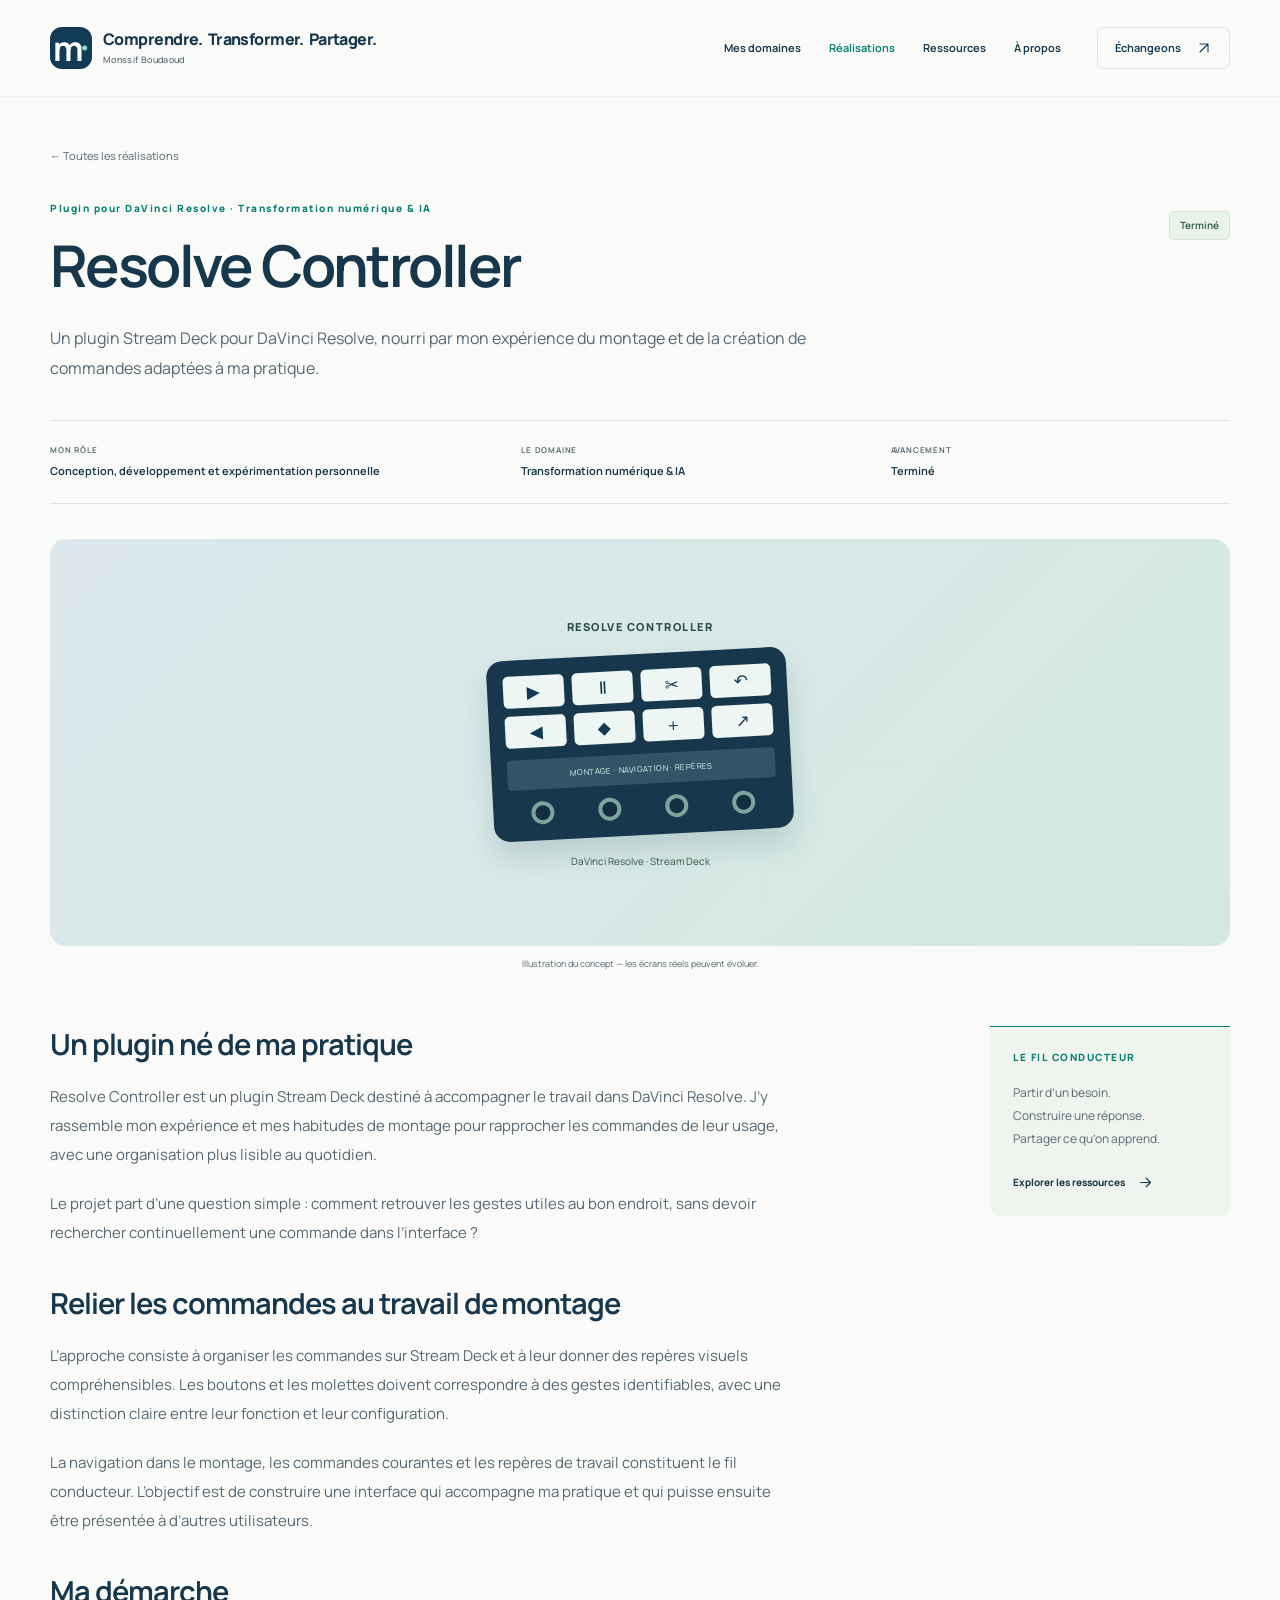
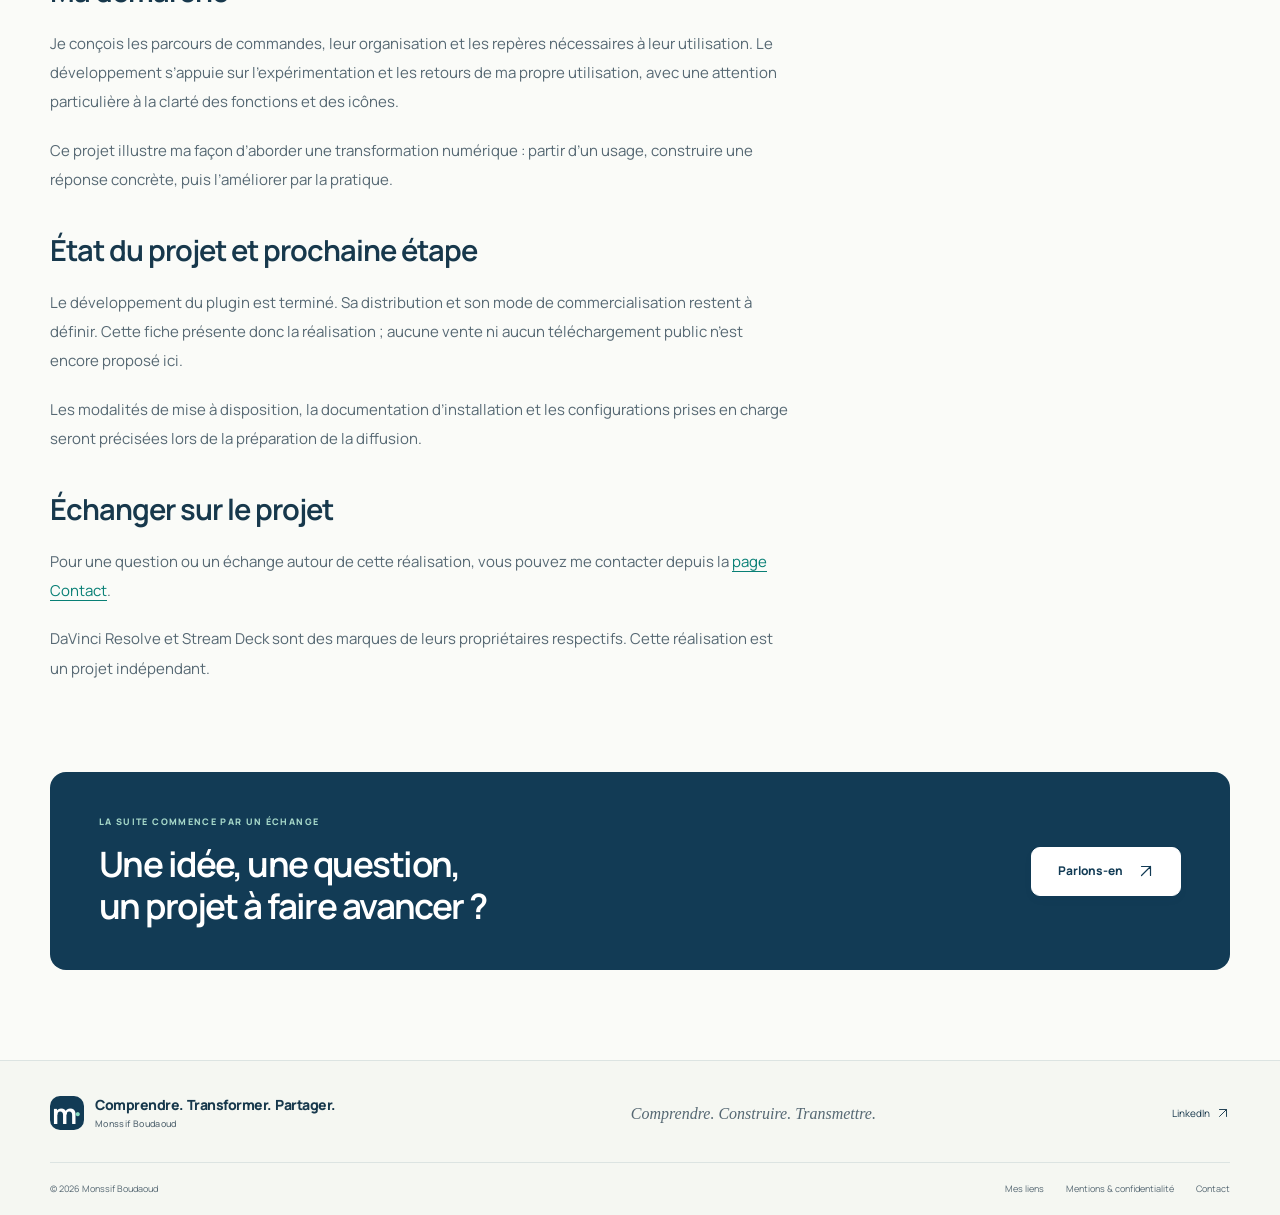
<file: realisations/resolve-controller/index.html>
<!DOCTYPE html><html lang="fr" style="--navy:#123b55;--teal:#087f75"><head><meta charset="UTF-8"><meta name="viewport" content="width=device-width, initial-scale=1"><meta name="theme-color" content="#123b55"><title>Resolve Controller — Comprendre. Transformer. Partager.</title><meta name="description" content="Un plugin Stream Deck pour DaVinci Resolve, nourri par mon expérience du montage et de la création de commandes adaptées à ma pratique."><link rel="canonical" href="https://www.monssif-tech.com/realisations/resolve-controller/"><link rel="icon" href="/favicon.svg" type="image/svg+xml"><meta property="og:type" content="website"><meta property="og:locale" content="fr_FR"><meta property="og:title" content="Resolve Controller — Comprendre. Transformer. Partager."><meta property="og:description" content="Un plugin Stream Deck pour DaVinci Resolve, nourri par mon expérience du montage et de la création de commandes adaptées à ma pratique."><meta property="og:url" content="https://www.monssif-tech.com/realisations/resolve-controller/"><meta property="og:site_name" content="Comprendre. Transformer. Partager."><meta property="og:image" content="https://www.monssif-tech.com/images/social-cover.png"><meta property="og:image:width" content="1200"><meta property="og:image:height" content="630"><meta property="og:image:alt" content="Comprendre. Transformer. Partager. — Transformation numérique, management et transmission"><meta name="twitter:card" content="summary_large_image"><script type="application/ld+json">{"@context":"https://schema.org","@type":"WebSite","name":"Comprendre. Transformer. Partager.","url":"https://www.monssif-tech.com","description":"Un plugin Stream Deck pour DaVinci Resolve, nourri par mon expérience du montage et de la création de commandes adaptées à ma pratique."}</script><style>@font-face{font-family:Manrope Variable;font-style:normal;font-display:swap;font-weight:200 800;src:url([data-uri])format("woff2-variations");unicode-range:U+460-52F,U+1C80-1C8A,U+20B4,U+2DE0-2DFF,U+A640-A69F,U+FE2E-FE2F}@font-face{font-family:Manrope Variable;font-style:normal;font-display:swap;font-weight:200 800;src:url(/assets/manrope-cyrillic-wght-normal.Dvxsihut.woff2)format("woff2-variations");unicode-range:U+301,U+400-45F,U+490-491,U+4B0-4B1,U+2116}@font-face{font-family:Manrope Variable;font-style:normal;font-display:swap;font-weight:200 800;src:url(/assets/manrope-greek-wght-normal.DL7QRZyv.woff2)format("woff2-variations");unicode-range:U+370-377,U+37A-37F,U+384-38A,U+38C,U+38E-3A1,U+3A3-3FF}@font-face{font-family:Manrope Variable;font-style:normal;font-display:swap;font-weight:200 800;src:url(/assets/manrope-vietnamese-wght-normal.usUDDRr7.woff2)format("woff2-variations");unicode-range:U+102-103,U+110-111,U+128-129,U+168-169,U+1A0-1A1,U+1AF-1B0,U+300-301,U+303-304,U+308-309,U+323,U+329,U+1EA0-1EF9,U+20AB}@font-face{font-family:Manrope Variable;font-style:normal;font-display:swap;font-weight:200 800;src:url(/assets/manrope-latin-ext-wght-normal.Ch3YOpNY.woff2)format("woff2-variations");unicode-range:U+100-2BA,U+2BD-2C5,U+2C7-2CC,U+2CE-2D7,U+2DD-2FF,U+304,U+308,U+329,U+1D00-1DBF,U+1E00-1E9F,U+1EF2-1EFF,U+2020,U+20A0-20AB,U+20AD-20C0,U+2113,U+2C60-2C7F,U+A720-A7FF}@font-face{font-family:Manrope Variable;font-style:normal;font-display:swap;font-weight:200 800;src:url(/assets/manrope-latin-wght-normal.DHIcAJRg.woff2)format("woff2-variations");unicode-range:U+??,U+131,U+152-153,U+2BB-2BC,U+2C6,U+2DA,U+2DC,U+304,U+308,U+329,U+2000-206F,U+20AC,U+2122,U+2191,U+2193,U+2212,U+2215,U+FEFF,U+FFFD}@media print{.header,.footer,.contact-band,.article-aside,.filters,.back-link,.article-end,.menu-toggle{display:none!important}body{color:#111!important;background:#fff!important}.container{width:100%!important;max-width:none!important}.article-layout{display:block!important}.article-header,.page-intro{padding:0 0 20px!important}h1{font-size:30pt!important}h2{font-size:20pt!important}p,li{color:#222!important}.prose{font-size:11pt!important}.prose a{text-decoration:underline!important}a[href^=https]:after{content:" (" attr(href) ")";font-size:8pt}h2,h3{break-after:avoid}img,figure{break-inside:avoid}.project-visual{max-height:220px}.author-line{margin-bottom:20px}}:root{--navy:#123b55;--teal:#087f75;--ink:#17384c;--muted:#566873;--paper:#fafbf8;--white:#fff;--line:#dce4e2;--mint:#e5f2ec;--soft:#eff3f0;--serif:Georgia, "Times New Roman", serif;--radius:20px}*{box-sizing:border-box}html{scroll-behavior:smooth;scroll-padding-top:110px}body{background:var(--paper);color:var(--ink);-webkit-font-smoothing:antialiased;margin:0;font-family:Manrope Variable,Manrope,Arial,sans-serif;font-size:15px;line-height:1.7}a{color:inherit;text-decoration:none}button,input,select{font:inherit}button,a,input,select{-webkit-tap-highlight-color:transparent}button{cursor:pointer}button:disabled{cursor:default}img{max-width:100%;height:auto;display:block}svg{vertical-align:middle;flex-shrink:0}figure,h1,h2,h3,h4,p{margin:0}h1,h2,h3,h4{letter-spacing:-.045em;font-weight:650;line-height:1.15}h1{font-size:clamp(42px,5.4vw,78px)}h2{font-size:clamp(31px,3.2vw,46px)}h3{font-size:23px}p{color:var(--muted)}em{font-family:var(--serif);letter-spacing:-.045em;color:var(--teal);font-weight:400}::selection{color:var(--navy);background:#c2e9d9}:focus-visible{outline:3px solid var(--teal);outline-offset:5px;border-radius:4px}[hidden]{display:none!important}.container{width:min(1180px,100% - 80px);margin-inline:auto}.section{padding-block:98px}.eyebrow{color:var(--teal);letter-spacing:.15em;font-size:10px;font-weight:800;line-height:1.5;display:block}.sr-only,.skip-link:not(:focus){clip:rect(0, 0, 0, 0);white-space:nowrap;border:0;width:1px;height:1px;margin:-1px;padding:0;position:absolute;overflow:hidden}.skip-link{z-index:100;background:var(--navy);color:#fff;padding:12px 18px;position:fixed;top:12px;left:12px}.legacy-anchor{scroll-margin-top:110px}.button,.text-link{justify-content:center;align-items:center;gap:14px;font-size:12px;font-weight:750;display:inline-flex}.button{border:1px solid var(--navy);background:var(--navy);color:#fff;border-radius:9px;min-height:49px;padding:13px 22px;transition:transform .2s,background .2s;box-shadow:0 4px 10px #17384c09}.button:hover{background:#245771;transform:translateY(-2px)}.button.secondary{color:var(--navy);border-color:var(--line);background:0 0}.button.light{color:var(--navy);background:#fff;border-color:#fff}.text-link{justify-content:flex-start;gap:12px;line-height:1.5}.text-link svg,.round-arrow{transition:transform .2s}.text-link:hover svg,.project-card-link:hover .round-arrow{transform:translate(3px,-2px)}.actions{flex-wrap:wrap;align-items:center;gap:24px;display:flex}.header{z-index:30;background:color-mix(in srgb, var(--paper) 95%, transparent);backdrop-filter:blur(15px);border-bottom:1px solid #17384c0c;position:sticky;top:0}.header-inner{justify-content:space-between;align-items:center;gap:30px;height:96px;display:flex}.brand{letter-spacing:-.035em;flex-shrink:0;align-items:center;gap:11px;font-size:16px;font-weight:800;line-height:1.2;display:inline-flex}.brand small{color:var(--muted);letter-spacing:.04em;margin-top:6px;font-size:9px;font-weight:500;display:block}.brand>span:last-child{min-width:0}.brand-slogan{flex-wrap:nowrap;gap:.3em;display:flex}.brand-slogan>span{white-space:nowrap}.brand-mark{flex-shrink:0}@media (width<=900px){.brand-slogan{flex-direction:column;gap:0;line-height:1.15}}.header .brand{max-width:calc(100% - 100px)}.brand-mark{background:var(--navy);color:#fff;letter-spacing:-.12em;border-radius:12px;justify-content:center;align-items:center;width:42px;height:42px;padding-right:5px;font-size:34px;font-weight:700;line-height:1;display:inline-flex}.brand-mark>span{color:#8bddc4;align-self:flex-end;margin-bottom:5px;font-size:35px}.navigation{align-items:center;gap:28px;font-size:11px;font-weight:650;display:flex}.navigation>a{padding-block:10px}.navigation>a[aria-current],.navigation>a:hover{color:var(--teal)}.navigation .nav-contact{border:1px solid var(--line);color:var(--navy);border-radius:7px;align-items:center;gap:15px;margin-left:8px;padding:11px 17px;display:flex}.menu-toggle{border:1px solid var(--line);color:var(--navy);background:0 0;border-radius:7px;padding:9px 12px;font-size:12px;font-weight:700;display:none}.menu-toggle span{margin-left:8px}.hero{grid-template-columns:1.12fr 1fr;align-items:center;gap:35px;min-height:660px;padding-block:65px 80px;display:grid}.hero-eyebrow{letter-spacing:.1em;align-items:center;gap:8px;font-size:9px;display:flex}.live-dot{background:var(--teal);border-radius:50%;width:6px;height:6px;box-shadow:0 0 0 4px #087f750a}.hero h1{letter-spacing:-.06em;margin:24px 0;font-size:clamp(46px,5.5vw,78px);line-height:1.07}.hero h1 em{white-space:nowrap;font-size:.89em;display:inline-block}.hero-copy>p{max-width:455px;font-size:15px;line-height:1.9}.hero .actions{gap:24px;margin-top:30px}.hero-signature{align-items:center;gap:13px;margin-top:41px;font-size:10px;font-weight:750;display:flex}.hero-signature small{color:var(--muted);margin-top:2px;font-size:9px;font-weight:500;display:block}.signature-line{background:var(--teal);width:28px;height:1px}.hero-art{isolation:isolate;justify-content:center;align-items:center;min-height:430px;display:flex;position:relative}.hero-art:before{content:"";z-index:-2;background:radial-gradient(#cce5d68c,#0000 69%);position:absolute;inset:8% -2% 0}.orbit{z-index:-1;border:1px solid #bfd4c94d;border-radius:50%;width:375px;height:375px;position:absolute}.orbit-two{border-style:dashed;border-color:#bfd4c94d;width:470px;height:470px}.hero-window{background:#fff;border:1px solid #d1ded8;border-radius:15px;width:96%;overflow:hidden;transform:rotate(-3deg);box-shadow:0 25px 55px #274c3b13}.window-bar{background:#fcfdfa;border-bottom:1px solid #e9eeea;align-items:center;gap:4px;height:33px;padding:0 14px;display:flex}.window-bar>span{background:#d8e0da;border-radius:50%;width:5px;height:5px}.window-bar small{letter-spacing:.15em;color:#65786f;margin-left:auto;font-size:7px}.hero-window .project-visual{aspect-ratio:1.5;border-radius:0}.hero-window .mini-app{width:94%;height:91%;box-shadow:none;border:0;transform:none}.art-label{z-index:3;background:#fff;border:1px solid #dde8e1;border-radius:8px;align-items:center;gap:7px;padding:10px 13px;font-size:10px;display:flex;position:absolute;box-shadow:0 7px 20px #274c3b08}.art-label-top{top:26px;right:15px;transform:rotate(3deg)}.art-label svg{color:var(--teal)}.art-note{background:#fff;border:1px solid #dce7df;border-radius:10px;align-items:center;gap:12px;padding:16px 22px;font-size:11px;font-weight:750;display:flex;position:absolute;bottom:23px;left:15px;transform:rotate(2deg);box-shadow:0 12px 28px #274c3b10}.art-note small{color:var(--muted);margin-top:3px;font-size:8px;font-weight:500;display:block}.note-icon{background:var(--mint);width:33px;height:33px;color:var(--teal);border-radius:50%;justify-content:center;align-items:center;display:flex}.art-caption{text-align:center;letter-spacing:.15em;color:#677c70;font-size:6.7px;font-weight:650;position:absolute;bottom:-20px;left:0;right:0}.conviction{border-block:1px solid var(--line);justify-content:space-between;align-items:center;gap:30px;padding:28px 0 30px;display:flex}.conviction>span{color:var(--muted);font-size:10px;font-weight:700}.conviction p{letter-spacing:-.025em;font-size:19px;line-height:1.6}.conviction strong{color:var(--navy);font-weight:650}.conviction svg{color:var(--teal)}.section-heading{justify-content:space-between;align-items:flex-end;gap:36px;margin-bottom:34px;display:flex}.section-heading h2{margin-top:13px}.section-heading>.text-link{white-space:nowrap;margin-bottom:5px}.heading-aside{max-width:290px;font-size:12px;line-height:1.8}.heading-aside .text-link{margin-top:18px}.domain-grid{grid-template-columns:repeat(3,minmax(0,1fr));gap:20px;display:grid}.domain-card{border:1px solid var(--line);background:#fff;border-radius:13px;flex-direction:column;padding:28px 27px 24px;transition:transform .25s,border-color .25s;display:flex}.domain-card:hover{border-color:#8ebcaf;transform:translateY(-5px)}.domain-card-top{justify-content:space-between;align-items:center;margin-bottom:30px;display:flex}.icon-tile{background:var(--mint);width:44px;height:44px;color:var(--teal);border-radius:12px;justify-content:center;align-items:center;display:inline-flex}.index{color:#6e8277;letter-spacing:.1em;font-size:10px}.domain-card h3{max-width:230px;font-size:19px;line-height:1.4}.domain-card>p{margin-top:14px;margin-bottom:25px;font-size:12px;line-height:1.85}.card-discover{border-top:1px solid #edf0ed;justify-content:space-between;align-items:center;margin-top:auto;padding-top:17px;font-size:10px;font-weight:750;display:flex}.work-section{background:#eff3f0;border-block:1px solid #e4eae5}.project-grid{grid-template-columns:repeat(3,minmax(0,1fr));gap:22px;display:grid}.project-card{background:#fff;border:1px solid #dce5df;border-radius:14px;min-width:0;overflow:hidden}.project-card-link{height:100%;transition:background .25s;display:block}.project-card-link:hover{background:#fdfefc}.project-visual{aspect-ratio:1.45;color:#264c40;background:#ddebe3;justify-content:center;align-items:center;display:flex;position:relative;overflow:hidden}.project-visual.manager{background:linear-gradient(130deg,#deeee5,#d5e8df)}.mini-app{background:#fcfdfb;border:1px solid #cbdcd3;border-radius:9px;width:86%;height:79%;font-family:Manrope Variable,Arial,sans-serif;display:flex;overflow:hidden;transform:translate(5%,10%)rotate(-4deg);box-shadow:0 16px 35px #2f514316}.mini-sidebar{background:#f2f6f1;border-right:1px solid #e7ece6;flex-direction:column;flex-shrink:0;align-items:center;gap:16px;width:40px;padding-top:14px;display:flex}.mini-sidebar b{color:#254f40;letter-spacing:-.12em;font-size:21px;line-height:1.3}.mini-sidebar b span{color:#70ad91}.mini-sidebar i{background:#d4dfd5;border-radius:2px;width:12px;height:5px}.mini-sidebar i.active{background:#80b29a}.mini-main{flex:1;min-width:0;padding:18px}.mini-top{letter-spacing:.12em;color:#667f70;justify-content:space-between;align-items:center;margin-bottom:14px;font-size:5px;font-weight:800;display:flex}.mini-dot{background:#dfece1;border-radius:50%;width:11px;height:11px}.mini-main h4{letter-spacing:-.04em;color:#234b3b;font-size:15px}.mini-main>p{color:#718074;margin-top:4px;font-size:5.5px}.mini-tabs{color:#6f8375;border-bottom:1px solid #e2e9e0;gap:10px;height:18px;margin-top:15px;font-size:5px;display:flex}.mini-tabs .active{color:#274e3d;border-bottom:2px solid #649379}.mini-task{color:#35513c;border-bottom:1px solid #edf0e8;align-items:center;gap:7px;padding:10px 0;font-size:6px;display:flex}.mini-task small{color:#7a8c7c;margin-top:2px;font-size:4.5px;display:block}.mini-task>b{color:#557855;background:#eaf1e6;border-radius:3px;margin-left:auto;padding:2px 5px;font-size:5px}.check-square{color:#4d7858;background:#d6e9d9;border-radius:3px;justify-content:center;align-items:center;width:11px;height:11px;display:inline-flex}.check-square.empty{background:0 0;border:1px solid #c6d6c4}.mini-insight{color:#647d56;background:#eff4e9;border-radius:4px;align-items:center;gap:8px;margin-top:11px;padding:8px;font-size:6px;display:flex}.mini-insight>span{font-size:15px}.mini-insight strong{color:#3c633f;font-weight:650}.project-card-content{padding:21px 22px 26px}.card-meta{color:var(--muted);justify-content:space-between;align-items:center;gap:8px;font-size:8px;display:flex}.status{color:#3b5c4e;white-space:nowrap;background:#eaf2ec;border:1px solid #d4e1d6;border-radius:5px;justify-content:center;align-items:center;padding:3px 7px;font-size:8px;font-weight:650;display:inline-flex}.card-title{justify-content:space-between;align-items:center;gap:8px;margin-top:15px;display:flex}.card-title h3{font-size:20px}.round-arrow{background:#f1f5f0;border-radius:50%;justify-content:center;align-items:center;width:30px;height:30px;display:flex}.project-card-content>p{margin-top:10px;font-size:11px;line-height:1.9}.project-visual.\31 23zio{background:#e8edf6}.choice-art{text-align:center;color:#35455e;align-self:stretch;width:100%;padding:25px 15px 17px}.choice-logo{letter-spacing:-.06em;font-size:23px;font-weight:800;line-height:1}.choice-logo>span{color:#5255a1}.choice-art>p{color:#677388;margin-top:9px;font-size:7px}.podium{justify-content:center;align-items:flex-end;gap:5px;margin:20px 0 14px;display:flex}.podium>div{border:1px solid #ffffff80;border-radius:8px 8px 4px 4px;flex-direction:column;justify-content:center;align-items:center;width:54px;display:flex;box-shadow:inset 1px 1px #ffffff80,0 5px 12px #33425a10}.podium span{font-size:25px;font-weight:800;line-height:1.2}.podium small{margin-top:5px;font-size:5px;font-weight:700}.silver{background:linear-gradient(120deg,#edf2f8,#bdcddf);height:65px}.gold{color:#725916;background:linear-gradient(120deg,#fff1ad,#e0bb54);height:91px}.bronze{color:#7a523a;background:linear-gradient(120deg,#f8e2cc,#d3a486);height:49px}.choice-bottom{letter-spacing:.05em;color:#56677e;font-size:6px}.project-visual.wellbeing{background:#f3ecdf}.wellbeing-art{text-align:center;isolation:isolate;color:#675e3e;flex-direction:column;justify-content:center;align-self:stretch;align-items:center;width:100%;height:100%;display:flex;position:relative}.sun-disc{z-index:-2;background:linear-gradient(#dfc48d,#ead9b6);border-radius:50%;width:105px;height:105px;position:absolute;top:22px;right:15%}.wellbeing-arc{z-index:-1;background:#e1e3d1;border-radius:50%;width:120%;height:120%;position:absolute;top:48%;left:0;transform:rotate(-12deg)}.wellbeing-caption{letter-spacing:.17em;color:#72663f;margin-top:45px;margin-bottom:15px;font-size:6px}.wellbeing-art h4{font-family:var(--serif);letter-spacing:-.04em;font-size:36px;font-weight:400;line-height:1.05}.wellbeing-bottom{color:#606648;margin-top:18px;font-size:6px}.resource-grid{grid-template-columns:repeat(2,minmax(0,1fr));gap:23px;display:grid}.resource-card-link{border:1px solid var(--line);background:#fff;border-radius:13px;flex-direction:column;min-width:0;padding:28px 30px;display:flex}.resource-card-top{color:var(--muted);justify-content:space-between;align-items:center;gap:10px;margin-bottom:28px;font-size:9px;display:flex}.tag{color:#426650;background:#edf3ed;border-radius:4px;align-items:center;padding:3px 9px;font-size:9px;font-weight:700;line-height:1.7;display:inline-flex}.resource-theme{letter-spacing:.11em;font-size:8px}.resource-card h3{max-width:420px;margin-top:10px;font-size:23px;line-height:1.35}.resource-card-link:hover h3{color:var(--teal)}.resource-card-link>p{margin:13px 0 25px;font-size:12px;line-height:1.9}.resource-card-bottom{color:var(--muted);border-top:1px solid #e9eeea;justify-content:space-between;align-items:center;gap:10px;margin-top:auto;padding-top:16px;font-size:9px;display:flex}.resource-read{color:var(--navy);padding:5px}.linkedin-strip{border:1px solid var(--line);background:#f4f7f2;border-radius:9px;align-items:center;gap:17px;margin-top:26px;padding:22px 25px;display:flex}.linkedin-icon{letter-spacing:-.07em;color:#31546b;font-size:23px;font-weight:800}.linkedin-strip p{color:var(--navy);font-size:12px;font-weight:650}.linkedin-strip small{color:var(--muted);margin-top:3px;font-size:10px;font-weight:450;display:block}.linkedin-strip .text-link{white-space:nowrap;margin-left:auto;font-size:11px}.about-strip{border-top:1px solid var(--line);grid-template-columns:1fr 1fr;gap:100px;padding:50px 0 80px;display:grid}.about-strip h2{margin-top:15px;font-size:32px}.about-strip p{margin-bottom:19px;font-size:13px;line-height:1.9}.contact-band{background:var(--navy);color:#fff;border-radius:16px;justify-content:space-between;align-items:center;gap:30px;margin-bottom:90px;padding:43px 49px;display:flex}.contact-band .eyebrow{color:#a6d8c9;font-size:9px}.contact-band h2{margin-top:15px;font-size:35px;line-height:1.2}.contact-band .button{flex-shrink:0;min-width:150px}.footer{border-top:1px solid var(--line);background:#f5f7f2;padding-top:35px}.footer-top{justify-content:space-between;align-items:center;gap:30px;padding-bottom:32px;display:flex}.footer-top .brand-mark{border-radius:10px;width:34px;height:34px;font-size:28px}.footer-top .brand-mark>span{margin-bottom:4px;font-size:28px}.footer-top .brand{font-size:14px}.footer-top>p{font-family:var(--serif);color:var(--muted);font-size:16px;font-style:italic}.footer-social{gap:22px;font-size:10px;display:flex}.footer-social a{align-items:center;gap:6px;display:inline-flex}.footer-bottom{border-top:1px solid var(--line);color:var(--muted);justify-content:space-between;gap:20px;padding-block:18px;font-size:9px;display:flex}.footer-bottom>div{gap:22px;display:flex}.footer a:hover{color:var(--teal)}.page-intro{padding:75px 0 56px}.page-intro h1{margin-top:20px;font-size:clamp(38px,4.6vw,66px);line-height:1.12}.page-intro>p{max-width:650px;margin-top:25px;font-size:15px;line-height:1.9}.page-intro>.button{margin-top:30px}.anchor-nav{flex-wrap:wrap;gap:14px;margin-top:30px;display:flex}.anchor-nav a{border:1px solid var(--line);background:#fff;border-radius:6px;align-items:center;gap:15px;padding:9px 15px;font-size:11px;display:flex}.catalog{padding-bottom:90px}.catalog-note{max-width:750px;margin-top:24px;font-size:11px;line-height:1.9}.domain-detail{border-top:1px solid var(--line);grid-template-columns:1fr 1.2fr;gap:100px;padding-block:65px;display:grid}.domain-detail-title .large{width:62px;height:62px;margin-top:25px;display:flex}.domain-detail h2{margin-top:25px;font-size:36px}.domain-detail-title>p{margin-top:20px;font-size:13px;line-height:1.9}.domain-detail-body>h3{margin:10px 0 20px;font-size:20px}.domain-detail-body .resource-grid{margin-bottom:30px}.domain-detail-body .project-card{max-width:420px}.domain-detail:last-of-type{margin-bottom:45px}.principles{margin:0;padding:0;list-style:none}.principles li{border-bottom:1px solid var(--line);align-items:flex-start;gap:13px;padding:12px 0;font-size:13px;display:flex}.principles svg{color:var(--teal);margin-top:3px}.example-box{background:var(--mint);border-radius:10px;margin:28px 0 35px;padding:25px}.example-box>p{color:#3d6054;margin-top:13px;font-size:12px;line-height:1.9}.single{grid-template-columns:1fr}.detail-intro{padding-top:45px}.back-link{color:var(--muted);margin-bottom:35px;font-size:11px;display:inline-block}.back-link:hover{color:var(--teal)}.detail-heading{justify-content:space-between;align-items:flex-start;gap:25px;display:flex}.detail-heading h1{margin-top:16px;font-size:clamp(38px,4.5vw,64px)}.detail-heading .status{margin-top:10px;padding:5px 10px;font-size:10px}.lead{max-width:760px;margin-top:25px;font-size:16px;line-height:1.9}.project-facts{border-block:1px solid var(--line);grid-template-columns:1.3fr 1fr 1fr;gap:30px;margin-top:36px;padding-block:22px;display:grid}.project-facts span{letter-spacing:.1em;color:var(--muted);font-size:8px;font-weight:650;display:block}.project-facts strong{margin-top:6px;font-size:11px;font-weight:650;display:block}.project-figure{margin:35px 0 55px}.project-figure>.project-visual{aspect-ratio:2.9;border-radius:16px}.project-figure .mini-app{width:470px;height:300px;max-height:90%;transform:translateY(15px)rotate(-3deg)}.project-figure .mini-main{padding:24px}.project-figure .mini-main h4{font-size:23px}.project-figure .mini-main>p{font-size:8px}.project-figure .mini-top{font-size:7px}.project-figure .mini-task{padding:12px 0;font-size:8px}.project-figure .mini-task small{font-size:6px}.project-figure .mini-tabs{font-size:7px}.project-figure .mini-insight{font-size:8px}.project-figure .choice-art{padding:30px}.project-figure .choice-logo{font-size:34px}.project-figure .choice-art>p{font-size:10px}.project-figure .podium>div{width:80px}.project-figure .podium .silver{height:100px}.project-figure .podium .gold{height:140px}.project-figure .podium .bronze{height:75px}.project-figure .podium small{font-size:8px}.project-figure .podium span{font-size:36px}.project-figure .choice-bottom{font-size:9px}.project-figure .wellbeing-art h4{font-size:62px}.project-figure .wellbeing-caption,.project-figure .wellbeing-bottom{font-size:9px}.project-figure .sun-disc{width:220px;height:220px;top:10%;right:26%}.project-figure .wellbeing-arc{height:160%;top:55%}.project-figure figcaption,.prose figcaption{color:var(--muted);text-align:center;margin-top:10px;font-size:9px}.article-layout{grid-template-columns:minmax(0,740px) 240px;justify-content:space-between;gap:65px;padding-bottom:70px;display:grid}.prose{font-size:15px;line-height:1.95}.prose h2{letter-spacing:-.035em;margin:38px 0 18px;font-size:29px;line-height:1.3}.prose h2:first-child{margin-top:0}.prose h3{margin:28px 0 13px;font-size:21px}.prose p{margin-bottom:19px}.prose a:not(.button):not(.text-link){text-underline-offset:4px;color:var(--teal);text-decoration:underline}.prose ul,.prose ol{color:var(--muted);margin-bottom:25px;padding-left:24px}.prose li{margin:8px 0;padding-left:4px}.prose strong{color:var(--navy);font-weight:750}.prose blockquote{border-left:3px solid var(--teal);background:var(--mint);border-radius:0 10px 10px 0;margin:30px 0;padding:10px 23px}.prose blockquote p{font-family:var(--serif);color:var(--navy);margin:0;font-size:22px;line-height:1.6}.prose img{border:1px solid var(--line);border-radius:10px}.prose .actions{margin-top:30px}.article-aside{border-top:1px solid var(--teal);background:#eff4ee;border-radius:0 0 9px 9px;align-self:start;padding:23px;position:sticky;top:125px}.article-aside p{margin:17px 0;font-size:12px;line-height:1.9}.article-aside .text-link{font-size:10px}.article-header{max-width:950px;padding:45px 0}.article-header h1{max-width:920px;margin-top:23px;font-size:clamp(35px,4.5vw,62px);line-height:1.2}.article-tags{color:var(--teal);align-items:center;gap:14px;font-size:10px;display:flex}.article-tags .tag{font-size:9px}.article-header .lead{max-width:800px;font-size:17px}.author-line{align-items:center;gap:12px;margin-top:30px;display:flex}.author-initials{width:38px;height:38px;color:var(--teal);background:#e4eee6;border-radius:50%;justify-content:center;align-items:center;font-size:10px;font-weight:750;display:flex}.author-line strong{font-size:11px;display:block}.author-line>div>span{color:var(--muted);margin-top:2px;font-size:10px;display:block}.article-end{background:var(--mint);border-radius:10px;margin-top:45px;padding:27px}.article-end h2{margin-top:14px;font-size:26px}.article-end p{font-size:13px}.resource-library{padding-bottom:80px}.filters{border:1px solid var(--line);background:#eef3ef;border-radius:12px;grid-template-columns:minmax(200px,1.5fr) 1fr .8fr auto;align-items:stretch;gap:12px;padding:18px;display:grid}.search-field{align-items:center;gap:10px;display:flex;position:relative}.search-field>svg{color:var(--teal);pointer-events:none;position:absolute;left:14px}.search-field input{width:100%;height:100%;min-height:54px;color:var(--navy);background:#fff;border:1px solid #dce5dd;border-radius:7px;padding:13px 12px 13px 44px;font-size:11px}.select-field{background:#fff;border:1px solid #dce5dd;border-radius:7px;min-width:0;padding:6px 10px 5px}.select-field label{color:var(--muted);font-size:8px;display:block}.select-field select{width:100%;color:var(--navy);background:#fff;border:0;padding:3px 15px 3px 0;font-size:10px}.filter-reset{color:var(--teal);background:0 0;border:0;padding:8px;font-size:10px;font-weight:650}.results-line{justify-content:space-between;align-items:center;gap:15px;margin:25px 0;font-size:10px;display:flex}.results-line>span{color:var(--muted)}.resource-promise{border-top:1px solid var(--line);color:var(--teal);align-items:center;gap:18px;margin-top:40px;padding-top:30px;display:flex}.resource-promise p{color:var(--navy);font-size:13px}.resource-promise small{max-width:720px;color:var(--muted);margin-top:5px;font-size:11px;display:block}.empty-state{text-align:center;background:#eff4ee;border-radius:12px;padding:55px 20px}.empty-state h2{margin:20px 0 10px;font-size:25px}.empty-state p{font-size:13px}.empty-state .button{margin-top:25px}.about-hero{grid-template-columns:1fr 220px;align-items:center;gap:80px;padding:75px 0 60px;display:grid}.about-hero h1{margin-top:20px;font-size:clamp(36px,4.3vw,62px)}.portrait-frame{max-width:220px;position:relative}.portrait-frame img{aspect-ratio:1;object-fit:cover;border:1px solid #d7ded5;border-radius:18px;width:220px;box-shadow:12px 12px #e6eee4}.portrait-frame figcaption{color:var(--muted);text-align:center;margin-top:24px;font-size:9px}.about-body{grid-template-columns:1.5fr 1fr;gap:80px;padding-bottom:80px;display:grid}.principle-panel{border:1px solid var(--line);background:#eef3ec;border-radius:12px;align-self:start;padding:28px}.principle-panel .eyebrow{margin-bottom:15px}.principle-panel .principles li{font-size:12px}.principle-panel .principles li:last-child{border:0}.contact-grid{grid-template-columns:1fr 1fr;gap:25px;padding-bottom:100px;display:grid}.contact-card{border:1px solid var(--line);background:#fff;border-radius:15px;padding:35px;transition:border-color .2s}.contact-card:hover{border-color:#83aa97}.contact-card>.eyebrow{margin-top:28px}.contact-card h2{overflow-wrap:anywhere;margin-top:13px;font-size:26px;line-height:1.4}.contact-card>p{margin:15px 0 28px;font-size:12px}.links-page{text-align:center;max-width:600px;padding:65px 0 90px}.links-page>.brand-mark{margin-bottom:23px}.links-page h1{margin:15px 0;font-size:36px;line-height:1.3}.links-page>p{font-size:13px}.bio-links{text-align:left;gap:13px;margin-top:35px;display:grid}.bio-links a{border:1px solid var(--line);background:#fff;border-radius:10px;justify-content:space-between;align-items:center;gap:20px;padding:18px 22px;font-size:13px;font-weight:750;display:flex}.bio-links small{color:var(--muted);margin-top:4px;font-size:10px;font-weight:450;display:block}.bio-links a:hover{border-color:var(--teal);background:#f3f8f1}.narrow{max-width:800px}.legal{max-width:800px;padding-bottom:80px;font-size:13px}.legal h2{font-size:24px}@media (prefers-reduced-motion:no-preference){.hero-copy{animation:.7s ease-out both arrive}.hero-art{animation:.9s ease-out .12s both arrive}.art-label-top{animation:8s ease-in-out infinite label-float}.art-note{animation:9s ease-in-out infinite note-float}@keyframes arrive{0%{opacity:0;transform:translateY(12px)}to{opacity:1;transform:translateY(0)}}@keyframes label-float{0%,to{transform:translateY(0)rotate(3deg)}50%{transform:translateY(-5px)rotate(3deg)}}@keyframes note-float{0%,to{transform:translateY(0)rotate(2deg)}50%{transform:translateY(4px)rotate(2deg)}}}@media (width>=1500px){.hero{min-height:710px}.hero h1{font-size:84px}.hero-art{min-height:460px}}@media (width<=1100px){.container{width:calc(100% - 60px)}.navigation{gap:18px}.hero{gap:25px;min-height:600px}.hero h1{font-size:60px}.hero .actions{gap:18px}.hero .button{padding:12px 16px;font-size:11px}.hero .text-link{font-size:11px}.orbit{width:310px;height:310px}.orbit-two{width:390px;height:390px}.domain-card{padding:23px}.domain-card h3{font-size:18px}.card-meta{font-size:7px}.project-card-content{padding:19px}.card-title h3{font-size:18px}.domain-detail{gap:55px}.article-layout{grid-template-columns:minmax(0,1fr) 220px;gap:40px}.filters{grid-template-columns:1.3fr 1fr .8fr}.filter-reset{grid-column:1/-1;justify-self:end;padding:0}.project-grid{gap:16px}.about-body{gap:45px}}@media (width<=900px){.header-inner{height:78px}.menu-toggle{display:block}.navigation{background:var(--paper);border-bottom:1px solid var(--line);padding:18px 30px;display:none;position:absolute;top:78px;left:0;right:0;box-shadow:0 16px 24px #17384c0b}.navigation.is-open{flex-direction:column;align-items:stretch;gap:0;display:flex}.navigation>a{padding:13px 0}.navigation .nav-contact{justify-content:space-between;margin:10px 0 3px}.hero{grid-template-columns:1fr 1fr;min-height:570px;padding-block:55px}.hero h1{font-size:49px}.hero-copy>p{font-size:13px}.hero-eyebrow{font-size:7px}.hero .actions{flex-direction:column;align-items:flex-start;gap:18px}.hero-art{min-height:350px}.hero-window{width:100%}.hero-window .mini-app{width:97%;height:97%}.hero-window .mini-main{padding:13px}.hero-window .mini-main h4{font-size:12px}.art-label{padding:8px;font-size:8px;top:5px}.art-note{gap:8px;padding:12px;font-size:9px;bottom:5px;left:0}.art-note small{font-size:6px}.art-caption{font-size:5px;bottom:-20px}.orbit{width:250px;height:250px}.orbit-two{width:320px;height:320px}.section{padding-block:70px}.domain-grid{gap:13px}.domain-card{padding:20px}.domain-card-top{margin-bottom:20px}.domain-card h3{font-size:16px}.domain-card>p{font-size:11px}.project-grid{grid-template-columns:repeat(2,minmax(0,1fr))}.project-grid .project-card:last-child{grid-column:auto}.project-grid .project-card:only-child{max-width:500px}.project-grid .project-card:last-child:nth-child(3){grid-column:1/-1;width:calc(50% - 8px);display:block}.conviction p{font-size:17px}.conviction>span{font-size:9px}.resource-card-link{padding:24px}.resource-card h3{font-size:21px}.about-strip{gap:40px}.contact-band{padding:35px}.contact-band h2{font-size:30px}.footer-top>p{display:none}.project-figure>.project-visual{aspect-ratio:2.5}.domain-detail{grid-template-columns:1fr 1fr;gap:40px}.domain-detail h2{font-size:29px}.about-hero{grid-template-columns:1fr 170px;gap:35px}.portrait-frame img{width:170px}.about-hero h1{font-size:43px}.about-hero .lead{font-size:14px}.contact-card{padding:27px}.contact-card h2{font-size:22px}}@media (width<=650px){.container{width:calc(100% - 40px)}h2{font-size:32px}.brand{font-size:14px}.brand small{font-size:8px}.brand-mark{width:37px;height:37px;font-size:30px}.brand-mark>span{font-size:30px}.hero{grid-template-columns:1fr;gap:28px;padding-block:45px 52px}.hero h1{margin:22px 0;font-size:clamp(47px,10.8vw,67px)}.hero h1 em{font-size:.91em}.hero-eyebrow{letter-spacing:.07em;font-size:7px}.hero-copy>p{max-width:440px;font-size:14px}.hero .actions{flex-direction:row;align-items:center;gap:18px;margin-top:25px}.hero .button{gap:9px;padding:12px 15px;font-size:10px}.hero .text-link{gap:7px;font-size:10px}.hero-signature{margin-top:28px}.hero-art{width:100%;max-width:470px;min-height:340px;margin-inline:auto}.hero-window{width:90%;max-width:400px}.hero-window .mini-app{width:94%;height:91%}.hero-window .mini-main{padding:17px}.hero-window .mini-main h4{font-size:15px}.art-label-top{font-size:9px;top:5px;right:0}.art-note{padding:12px 15px;font-size:10px;bottom:5px;left:5px}.art-note small{font-size:7px}.art-caption{font-size:5.5px;bottom:-20px}.orbit{width:280px;height:280px}.orbit-two{width:330px;height:330px}.conviction{flex-wrap:wrap;align-items:flex-start;gap:12px;padding-block:23px;position:relative}.conviction>span{width:100%;font-size:9px}.conviction>p{font-size:18px}.conviction>svg{width:23px;height:23px;position:absolute;top:24px;right:0}.section{padding-block:58px}.section-heading{margin-bottom:28px;display:block}.section-heading>.text-link{white-space:normal;margin-top:20px}.section-heading h2{font-size:32px}.heading-aside{max-width:100%;margin-top:22px}.heading-aside p{font-size:12px}.domain-grid,.project-grid,.resource-grid{grid-template-columns:1fr}.domain-card{padding:25px}.domain-card h3{max-width:100%;font-size:20px}.domain-card>p{margin-bottom:20px;font-size:12px}.domain-card-top{margin-bottom:23px}.domain-card .card-discover{font-size:11px}.project-grid .project-card:last-child:nth-child(3){grid-column:auto;width:auto}.project-card-content{padding:24px}.card-meta{font-size:9px}.card-title h3{font-size:23px}.project-card-content>p{font-size:12px}.project-visual{aspect-ratio:1.55}.mini-app{height:83%}.mini-main h4{font-size:17px}.mini-top,.mini-main>p{font-size:6px}.mini-task{font-size:7px}.mini-task small{font-size:5px}.mini-insight{font-size:7px}.choice-art{padding:28px}.choice-logo{font-size:30px}.choice-art>p{font-size:8px}.podium{margin-top:23px}.podium>div{width:62px}.podium .silver{height:70px}.podium .gold{height:98px}.podium .bronze{height:54px}.choice-bottom{font-size:7px}.wellbeing-art h4{font-size:44px}.wellbeing-caption,.wellbeing-bottom{font-size:7px}.sun-disc{width:130px;height:130px}.resource-card-link{padding:26px}.resource-card h3{font-size:24px}.resource-card-top{margin-bottom:25px}.resource-card-link>p{font-size:12px}.resource-card-bottom{font-size:9px}.linkedin-strip{flex-wrap:wrap;gap:13px;padding:20px}.linkedin-strip p{flex:1;font-size:11px}.linkedin-strip small{font-size:9px}.linkedin-strip .text-link{margin-left:34px;font-size:10px}.about-strip{border:0;grid-template-columns:1fr;gap:22px;padding:10px 0 55px}.about-strip h2{font-size:30px}.contact-band{border-radius:13px;flex-direction:column;align-items:flex-start;gap:24px;margin-bottom:55px;padding:29px 25px}.contact-band h2{font-size:29px}.contact-band .eyebrow{font-size:7px}.contact-band .button{min-width:140px;font-size:11px}.footer-top{flex-wrap:wrap;gap:22px;padding-bottom:25px}.footer-social{gap:20px;font-size:10px}.footer-bottom{flex-direction:column;gap:12px;font-size:9px}.footer-bottom>div{flex-wrap:wrap;gap:20px}.page-intro{padding:45px 0 35px}.page-intro h1{margin-top:18px;font-size:clamp(36px,8.8vw,52px);line-height:1.15}.page-intro>p{margin-top:22px;font-size:14px}.anchor-nav{gap:8px;margin-top:25px}.anchor-nav a{gap:8px;padding:8px 11px;font-size:10px}.domain-detail{grid-template-columns:1fr;gap:28px;padding-block:35px}.domain-detail h2{font-size:32px}.domain-detail-title>p{font-size:13px}.domain-detail-title .large{margin-top:23px}.domain-detail-body .project-card{max-width:none}.domain-detail:last-of-type{margin-bottom:25px}.catalog{padding-bottom:55px}.catalog-note{font-size:10px}.detail-intro{padding-top:30px}.back-link{margin-bottom:25px;font-size:10px}.detail-heading{display:block}.detail-heading h1{margin-top:13px;font-size:41px}.detail-heading .status{margin-top:22px;font-size:9px}.detail-heading .eyebrow{font-size:8px}.lead{margin-top:20px;font-size:14px}.project-facts{grid-template-columns:1fr 1fr;gap:18px;margin-top:25px}.project-facts strong{font-size:10px}.project-facts>div:last-child{grid-column:1/-1}.project-figure{margin:25px 0 35px}.project-figure>.project-visual{aspect-ratio:1.5}.project-figure .mini-app{width:90%;height:84%;transform:translate(3%,10%)rotate(-3deg)}.project-figure .mini-main{padding:17px}.project-figure .mini-main h4{font-size:17px}.project-figure .mini-top{font-size:5px}.project-figure .mini-main>p{font-size:6px}.project-figure .mini-task{padding:9px 0;font-size:6px}.project-figure .mini-task small{font-size:5px}.project-figure .mini-tabs{font-size:6px}.project-figure .mini-insight{font-size:7px}.project-figure .choice-art{padding:23px 15px}.project-figure .choice-logo{font-size:26px}.project-figure .choice-art>p{font-size:7px}.project-figure .podium{margin-top:15px}.project-figure .podium>div{width:60px}.project-figure .podium .silver{height:62px}.project-figure .podium .gold{height:88px}.project-figure .podium .bronze{height:46px}.project-figure .podium span{font-size:27px}.project-figure .podium small,.project-figure .choice-bottom{font-size:6px}.project-figure .wellbeing-art h4{font-size:43px}.project-figure .sun-disc{width:140px;height:140px;right:15%}.project-figure .wellbeing-caption,.project-figure .wellbeing-bottom{font-size:7px}.article-layout{grid-template-columns:1fr;gap:30px;padding-bottom:40px}.article-aside{padding:22px;position:static}.prose{font-size:14px;line-height:1.95}.prose h2{font-size:26px}.prose h3{font-size:20px}.prose blockquote p{font-size:21px}.article-header{padding:30px 0 35px}.article-header h1{margin-top:20px;font-size:36px;line-height:1.23}.article-header .lead{font-size:14px}.article-tags{gap:10px;font-size:8px}.author-line{margin-top:25px}.filters{grid-template-columns:1fr 1fr;gap:10px;padding:13px}.search-field{grid-column:1/-1}.search-field input{font-size:11px}.filter-reset{font-size:10px}.results-line{font-size:9px}.results-line>span{display:none}.resource-promise{align-items:flex-start}.resource-promise p{font-size:12px}.resource-promise small{font-size:10px}.resource-library{padding-bottom:55px}.about-hero{grid-template-columns:1fr;gap:28px;padding:45px 0 35px}.about-hero h1{font-size:39px}.portrait-frame{max-width:150px}.portrait-frame img{border-radius:13px;width:150px;box-shadow:8px 8px #e6eee4}.portrait-frame figcaption{margin-top:18px;font-size:8px}.about-body{grid-template-columns:1fr;gap:28px;padding-bottom:50px}.contact-grid{grid-template-columns:1fr;gap:18px;padding-bottom:55px}.contact-card{padding:26px}.contact-card h2{font-size:24px}.links-page{padding-block:45px 60px}.links-page h1{font-size:32px}.bio-links a{padding:17px 18px;font-size:12px}.legal{padding-bottom:55px}.legal h2{font-size:23px}}@media (width<=370px){.container{width:calc(100% - 32px)}.hero h1{font-size:44px}.hero .actions{gap:17px}.hero .button{padding-inline:11px;font-size:9px}.hero .text-link{font-size:9px}.hero-art{min-height:300px}.orbit-two{width:290px;height:290px}.hero-window .mini-main h4{font-size:13px}.hero-window .mini-main{padding:12px}.hero-window .mini-insight{font-size:6px}.art-note{font-size:9px}.art-note small,.hero-eyebrow{font-size:6px}.resource-card-link{padding:22px}.resource-card h3{font-size:22px}.contact-card h2{font-size:21px}}@media (prefers-reduced-motion:reduce){html{scroll-behavior:auto}*,:before,:after{transition:none!important;animation:none!important}}.resource-cover{aspect-ratio:16/9;object-fit:cover;border-radius:7px;width:100%;margin-bottom:22px}@media (width<=650px){.hero h1 em{white-space:normal}}.resource-card{min-width:0}.resource-card-link{height:100%;transition:border-color .2s,box-shadow .2s}.resource-card-link:hover{border-color:#8ebcaf;box-shadow:0 8px 22px #17384c08}.resource-read{color:var(--teal);align-items:center;gap:9px;font-size:11px;font-weight:750;display:inline-flex}.project-visual.resolve{background:linear-gradient(135deg,#dce8ed,#d3e9e0)}.resolve-art{text-align:center;width:82%;padding:22px 0}.resolve-label{letter-spacing:.14em;font-size:11px;font-weight:800}.resolve-controller{background:#17384c;border-radius:16px;max-width:300px;margin:16px auto 12px;padding:16px;transform:rotate(-3deg);box-shadow:0 16px 28px #17384c25}.resolve-keys{grid-template-columns:repeat(4,1fr);gap:8px;display:grid}.resolve-keys span{color:#123b55;background:#edf6f2;border-radius:5px;place-items:center;height:32px;font-size:17px;display:grid}.resolve-strip{color:#ddf3ec;letter-spacing:.05em;background:#315567;border-radius:4px;margin-top:12px;padding:8px 0;font-size:8px}.resolve-dials{justify-content:space-around;margin-top:12px;display:flex}.resolve-dials i{background:#122e40;border:4px solid #7da59e;border-radius:50%;width:23px;height:23px}.resolve-caption{color:#345747;font-size:10px}.project-open{border-top:1px solid var(--line);color:var(--teal);justify-content:space-between;align-items:center;gap:12px;margin-top:18px;padding-top:14px;font-size:11px;font-weight:750;display:flex}.project-card-frozen,.project-card-frozen:hover{cursor:default;background:0 0}.project-card-frozen .round-arrow,.project-card-frozen .project-open svg{visibility:hidden}.project-card-frozen .project-open{color:var(--muted)}.project-pending{color:var(--muted);margin-top:8px;font-size:11px;line-height:1.6;display:block}.article-toc{margin-bottom:32px}.article-toc ol{margin:18px 0 0;padding:0;list-style:none}.article-toc li+li{margin-top:14px}.article-toc a{color:var(--ink);font-size:13px;line-height:1.65}.article-toc a:hover{color:var(--teal);text-decoration:underline}.prose{overflow-wrap:anywhere;min-width:0}.prose table{border-collapse:collapse;max-width:100%;margin:26px 0;font-size:14px;line-height:1.6;display:block;overflow-x:auto}.prose th,.prose td{border:1px solid var(--line);text-align:left;vertical-align:top;min-width:145px;padding:14px}.prose th{color:var(--ink);background:#eef4f2}.prose figure{margin:32px 0}.prose figure img{border:1px solid var(--line);border-radius:12px;max-width:100%;height:auto;display:block}.prose figcaption{color:var(--muted);margin-top:10px;font-size:12px;line-height:1.7}.prose code{overflow-wrap:anywhere;white-space:normal}
</style></head><body><a class="skip-link" href="#contenu">Aller au contenu</a><header class="header"><div class="container header-inner"><a href="/" class="brand" aria-label="Comprendre. Transformer. Partager., accueil"><span class="brand-mark">m<span>·</span></span><span class="brand-copy"><span class="brand-slogan"><span>Comprendre.</span><span>Transformer.</span><span>Partager.</span></span><small>Monssif Boudaoud</small></span></a><button class="menu-toggle" type="button" aria-expanded="false" aria-controls="navigation">Menu <span aria-hidden="true">☰</span></button><nav id="navigation" class="navigation" aria-label="Navigation principale"><a href="/domaines/">Mes domaines</a><a href="/realisations/" aria-current="page">Réalisations</a><a href="/ressources/">Ressources</a><a href="/a-propos/">À propos</a><a class="nav-contact" href="/contact/">Échangeons <svg width="16" height="16" viewBox="0 0 24 24" fill="none" stroke="currentColor" stroke-width="1.6" stroke-linecap="round" stroke-linejoin="round" aria-hidden="true"><path d="M6 18 18 6M6 6h12v12"></path></svg></a></nav></div></header><main id="contenu"><section class="container detail-intro"><a class="back-link" href="/realisations/">← Toutes les réalisations</a><div class="detail-heading"><div><span class="eyebrow">Plugin pour DaVinci Resolve · Transformation numérique &amp; IA</span><h1>Resolve Controller</h1><p class="lead">Un plugin Stream Deck pour DaVinci Resolve, nourri par mon expérience du montage et de la création de commandes adaptées à ma pratique.</p></div><span class="status">Terminé</span></div><div class="project-facts"><div><span>MON RÔLE</span><strong>Conception, développement et expérimentation personnelle</strong></div><div><span>LE DOMAINE</span><strong>Transformation numérique &amp; IA</strong></div><div><span>AVANCEMENT</span><strong>Terminé</strong></div></div><figure class="project-figure"><div class="project-visual resolve" aria-hidden="true"><div class="resolve-art"><span class="resolve-label">RESOLVE CONTROLLER</span><div class="resolve-controller"><div class="resolve-keys"><span>▶</span><span>Ⅱ</span><span>✂</span><span>↶</span><span>◀</span><span>◆</span><span>＋</span><span>↗</span></div><div class="resolve-strip">MONTAGE · NAVIGATION · REPÈRES</div><div class="resolve-dials"><i></i><i></i><i></i><i></i></div></div><span class="resolve-caption">DaVinci Resolve · Stream Deck</span></div></div><figcaption>Illustration du concept — les écrans réels peuvent évoluer.</figcaption></figure></section><div class="container article-layout"><article class="prose"><h2 id="un-plugin-né-de-ma-pratique">Un plugin né de ma pratique</h2>
<p>Resolve Controller est un plugin Stream Deck destiné à accompagner le travail dans DaVinci Resolve. J’y rassemble mon expérience et mes habitudes de montage pour rapprocher les commandes de leur usage, avec une organisation plus lisible au quotidien.</p>
<p>Le projet part d’une question simple : comment retrouver les gestes utiles au bon endroit, sans devoir rechercher continuellement une commande dans l’interface ?</p>
<h2 id="relier-les-commandes-au-travail-de-montage">Relier les commandes au travail de montage</h2>
<p>L’approche consiste à organiser les commandes sur Stream Deck et à leur donner des repères visuels compréhensibles. Les boutons et les molettes doivent correspondre à des gestes identifiables, avec une distinction claire entre leur fonction et leur configuration.</p>
<p>La navigation dans le montage, les commandes courantes et les repères de travail constituent le fil conducteur. L’objectif est de construire une interface qui accompagne ma pratique et qui puisse ensuite être présentée à d’autres utilisateurs.</p>
<h2 id="ma-démarche">Ma démarche</h2>
<p>Je conçois les parcours de commandes, leur organisation et les repères nécessaires à leur utilisation. Le développement s’appuie sur l’expérimentation et les retours de ma propre utilisation, avec une attention particulière à la clarté des fonctions et des icônes.</p>
<p>Ce projet illustre ma façon d’aborder une transformation numérique : partir d’un usage, construire une réponse concrète, puis l’améliorer par la pratique.</p>
<h2 id="état-du-projet-et-prochaine-étape">État du projet et prochaine étape</h2>
<p>Le développement du plugin est terminé. Sa distribution et son mode de commercialisation restent à définir. Cette fiche présente donc la réalisation ; aucune vente ni aucun téléchargement public n’est encore proposé ici.</p>
<p>Les modalités de mise à disposition, la documentation d’installation et les configurations prises en charge seront précisées lors de la préparation de la diffusion.</p>
<h2 id="échanger-sur-le-projet">Échanger sur le projet</h2>
<p>Pour une question ou un échange autour de cette réalisation, vous pouvez me contacter depuis la <a href="/contact/">page Contact</a>.</p>
<p>DaVinci Resolve et Stream Deck sont des marques de leurs propriétaires respectifs. Cette réalisation est un projet indépendant.</p>
</article><aside class="article-aside"><span class="eyebrow">LE FIL CONDUCTEUR</span><p>Partir d’un besoin.<br>Construire une réponse.<br>Partager ce qu’on apprend.</p><a class="text-link" href="/ressources/">Explorer les ressources <svg width="17" height="17" viewBox="0 0 24 24" fill="none" stroke="currentColor" stroke-width="1.6" stroke-linecap="round" stroke-linejoin="round" aria-hidden="true"><path d="M5 12h14m-6-6 6 6-6 6"></path></svg></a></aside></div><section class="container contact-band"><div><span class="eyebrow">LA SUITE COMMENCE PAR UN ÉCHANGE</span><h2>Une idée, une question,<br>un projet à faire avancer ?</h2></div><a class="button light" href="/contact/">Parlons-en <svg width="18" height="18" viewBox="0 0 24 24" fill="none" stroke="currentColor" stroke-width="1.6" stroke-linecap="round" stroke-linejoin="round" aria-hidden="true"><path d="M6 18 18 6M6 6h12v12"></path></svg></a></section></main><footer class="footer"><div class="container footer-top"><a href="/" class="brand"><span class="brand-mark">m<span>·</span></span><span class="brand-copy"><span class="brand-slogan"><span>Comprendre.</span><span>Transformer.</span><span>Partager.</span></span><small>Monssif Boudaoud</small></span></a><p>Comprendre. Construire. Transmettre.</p><div class="footer-social"><a href="https://www.linkedin.com/in/monssif-b-07267a15b" target="_blank" rel="noopener noreferrer">LinkedIn <svg width="14" height="14" viewBox="0 0 24 24" fill="none" stroke="currentColor" stroke-width="1.6" stroke-linecap="round" stroke-linejoin="round" aria-hidden="true"><path d="M6 18 18 6M6 6h12v12"></path></svg></a></div></div><div class="container footer-bottom"><span>© 2026 Monssif Boudaoud</span><div><a href="/liens/">Mes liens</a><a href="/mentions-legales/">Mentions & confidentialité</a><a href="/contact/">Contact</a></div></div></footer><script type="module">var e=document.querySelector(`.menu-toggle`),t=document.querySelector(`#navigation`),n=()=>{e?.setAttribute(`aria-expanded`,`false`),t?.classList.remove(`is-open`)};e?.addEventListener(`click`,()=>{let n=e.getAttribute(`aria-expanded`)!==`true`;e.setAttribute(`aria-expanded`,String(n)),t?.classList.toggle(`is-open`,n)}),document.addEventListener(`keydown`,t=>{t.key===`Escape`&&e?.getAttribute(`aria-expanded`)===`true`&&(n(),e.focus())}),t?.querySelectorAll(`a`).forEach(e=>e.addEventListener(`click`,n)),matchMedia(`(min-width: 901px)`).addEventListener(`change`,e=>{e.matches&&n()});</script><script type="module" src="https://static.cloudflareinsights.com/beacon.min.js" data-cf-beacon="{&quot;token&quot;:&quot;4463d455115e4bc1a1a7b5e951f271b6&quot;}"></script></body></html>
</file>
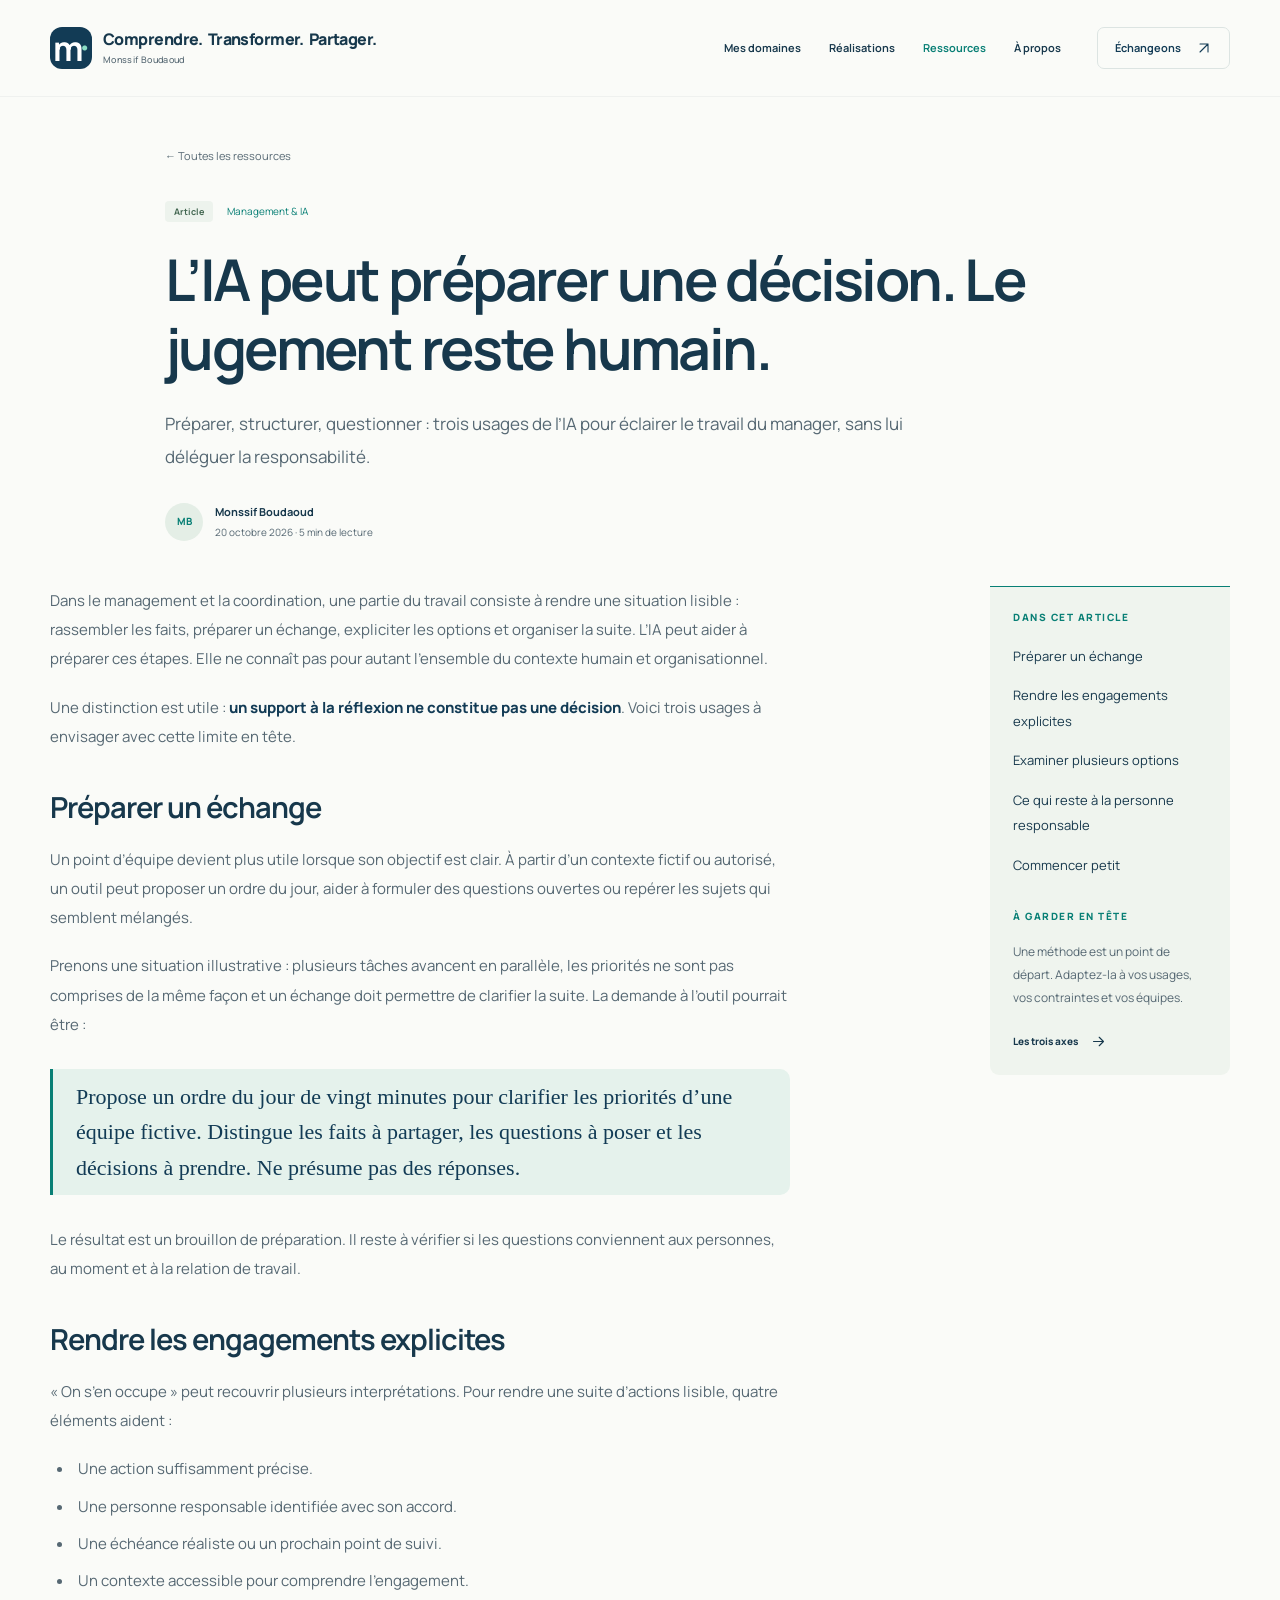
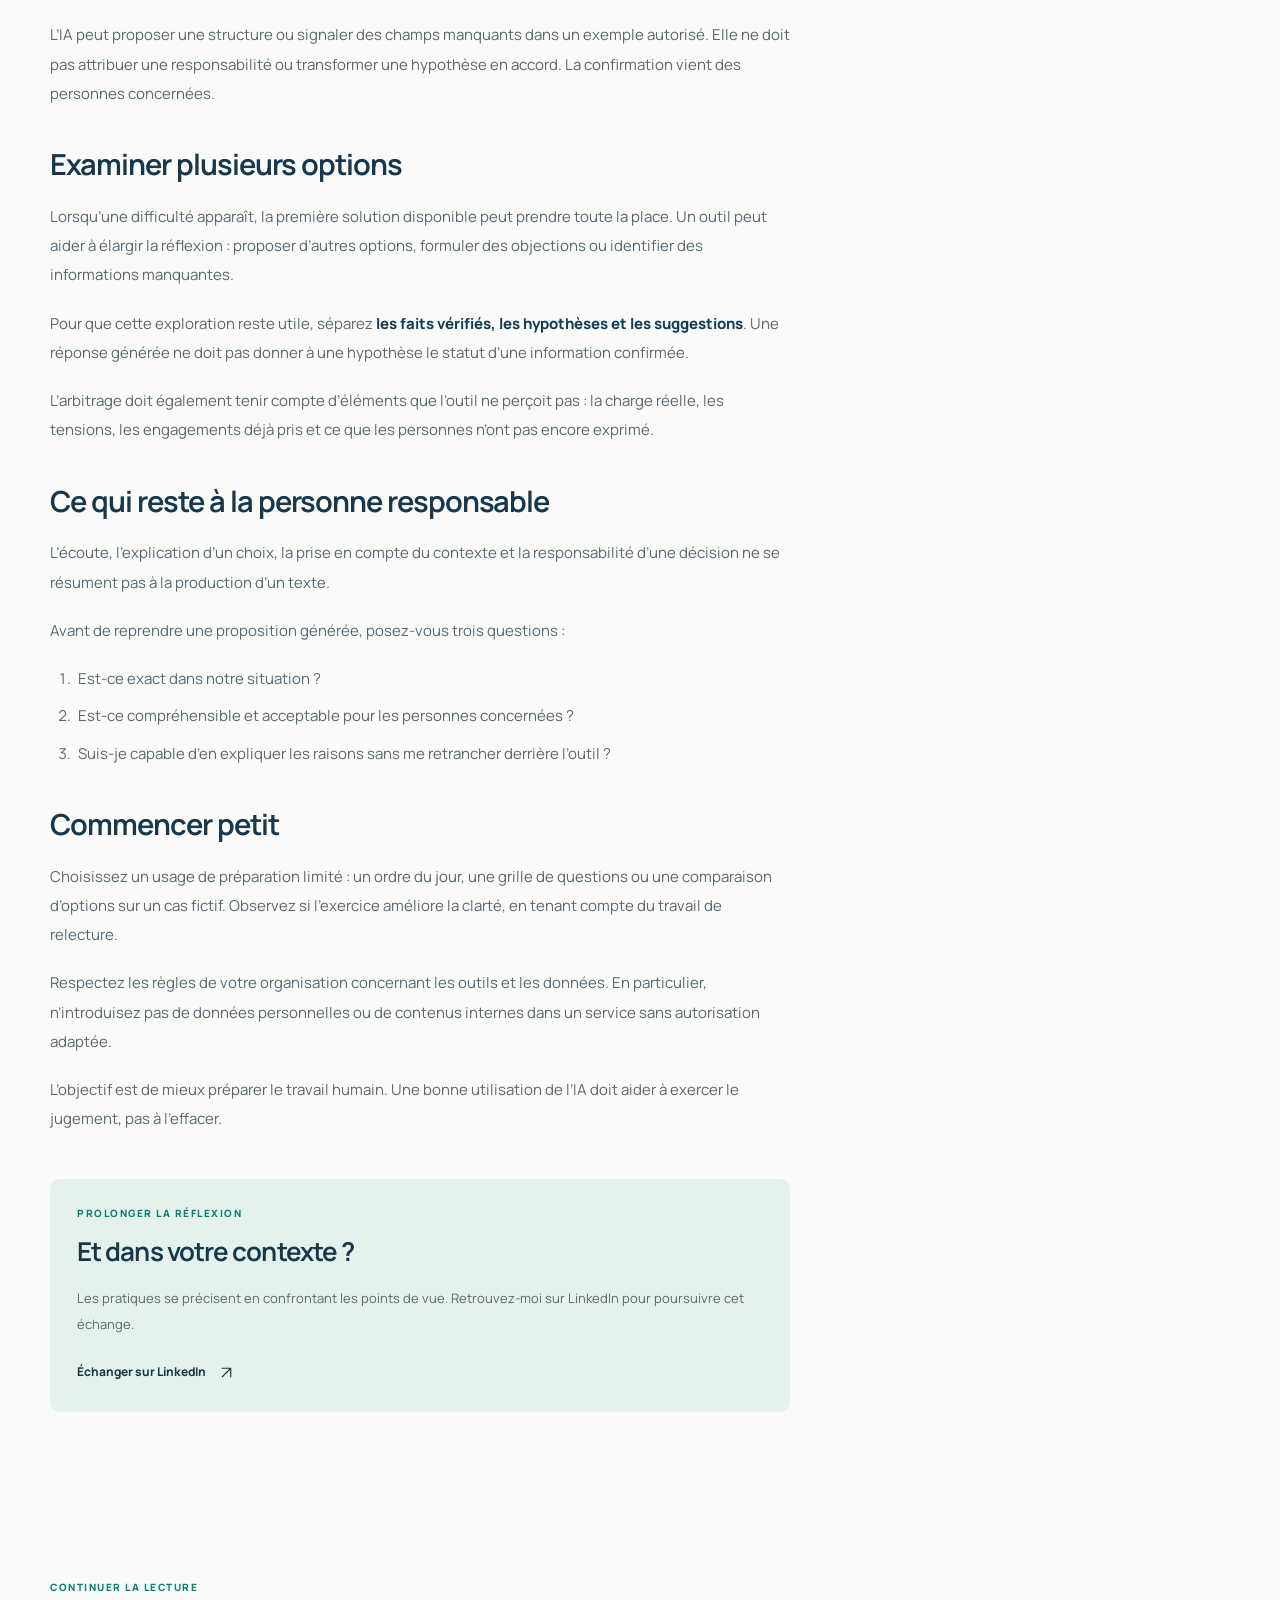
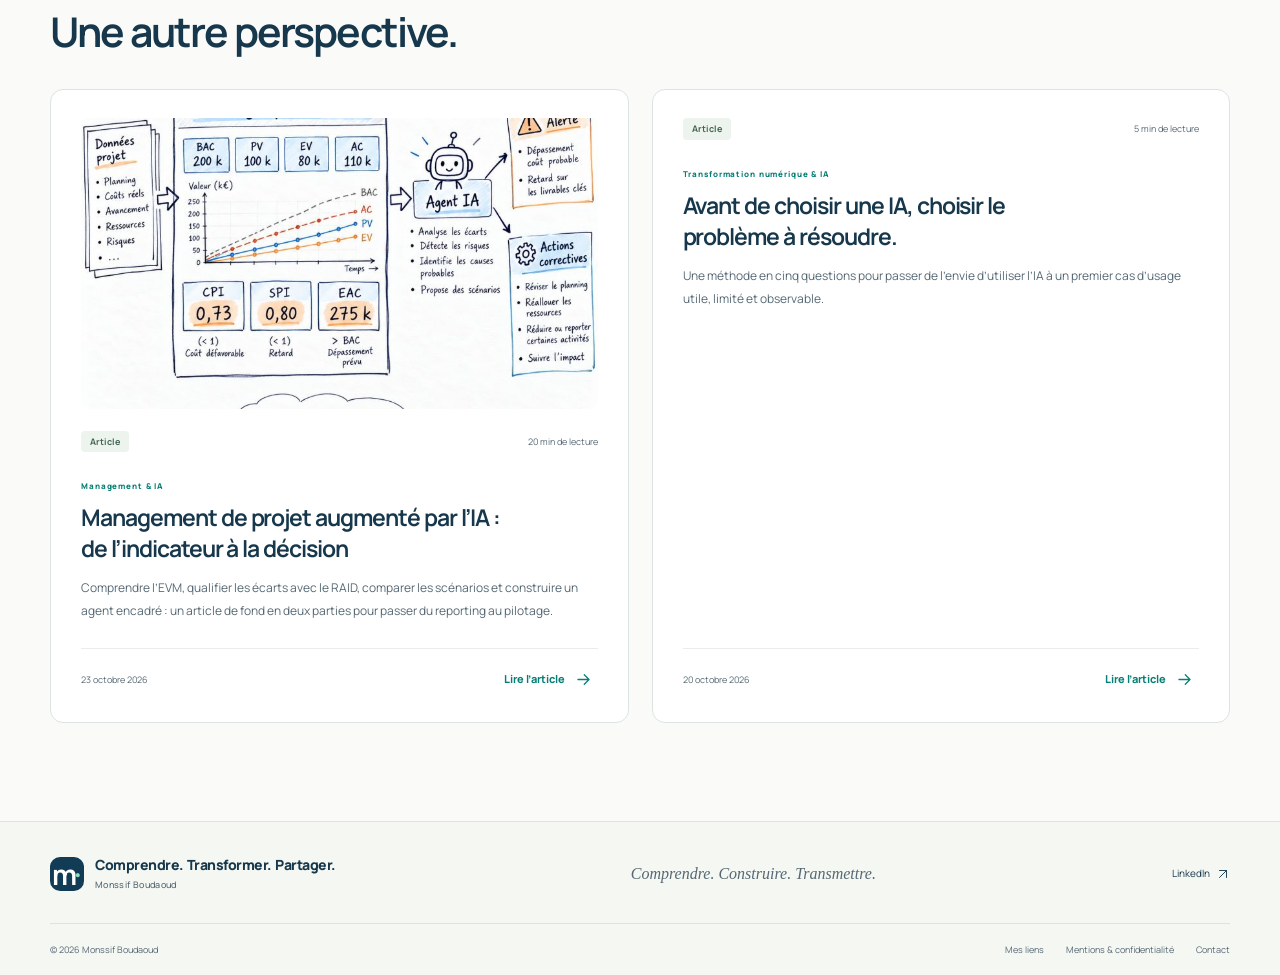
<file: ressources/ia-manager-garder-le-jugement/index.html>
<!DOCTYPE html><html lang="fr" style="--navy:#123b55;--teal:#087f75"><head><meta charset="UTF-8"><meta name="viewport" content="width=device-width, initial-scale=1"><meta name="theme-color" content="#123b55"><title>L’IA peut préparer une décision. Le jugement reste humain. — Comprendre. Transformer. Partager.</title><meta name="description" content="Préparer, structurer, questionner : trois usages de l’IA pour éclairer le travail du manager, sans lui déléguer la responsabilité."><link rel="canonical" href="https://www.monssif-tech.com/ressources/ia-manager-garder-le-jugement/"><link rel="icon" href="/favicon.svg" type="image/svg+xml"><meta property="og:type" content="article"><meta property="og:locale" content="fr_FR"><meta property="og:title" content="L’IA peut préparer une décision. Le jugement reste humain. — Comprendre. Transformer. Partager."><meta property="og:description" content="Préparer, structurer, questionner : trois usages de l’IA pour éclairer le travail du manager, sans lui déléguer la responsabilité."><meta property="og:url" content="https://www.monssif-tech.com/ressources/ia-manager-garder-le-jugement/"><meta property="og:site_name" content="Comprendre. Transformer. Partager."><meta property="og:image" content="https://www.monssif-tech.com/images/social-cover.png"><meta property="og:image:width" content="1200"><meta property="og:image:height" content="630"><meta property="og:image:alt" content="Comprendre. Transformer. Partager. — Transformation numérique, management et transmission"><meta name="twitter:card" content="summary_large_image"><meta property="article:published_time" content="2026-10-20T00:00:00.000Z"><script type="application/ld+json">{"@context":"https://schema.org","@type":"Article","headline":"L’IA peut préparer une décision. Le jugement reste humain.","description":"Préparer, structurer, questionner : trois usages de l’IA pour éclairer le travail du manager, sans lui déléguer la responsabilité.","author":{"@type":"Person","name":"Monssif Boudaoud","url":"https://www.monssif-tech.com/a-propos/"},"datePublished":"2026-10-20T00:00:00.000Z","mainEntityOfPage":"https://www.monssif-tech.com/ressources/ia-manager-garder-le-jugement/"}</script><style>@font-face{font-family:Manrope Variable;font-style:normal;font-display:swap;font-weight:200 800;src:url([data-uri])format("woff2-variations");unicode-range:U+460-52F,U+1C80-1C8A,U+20B4,U+2DE0-2DFF,U+A640-A69F,U+FE2E-FE2F}@font-face{font-family:Manrope Variable;font-style:normal;font-display:swap;font-weight:200 800;src:url(/assets/manrope-cyrillic-wght-normal.Dvxsihut.woff2)format("woff2-variations");unicode-range:U+301,U+400-45F,U+490-491,U+4B0-4B1,U+2116}@font-face{font-family:Manrope Variable;font-style:normal;font-display:swap;font-weight:200 800;src:url(/assets/manrope-greek-wght-normal.DL7QRZyv.woff2)format("woff2-variations");unicode-range:U+370-377,U+37A-37F,U+384-38A,U+38C,U+38E-3A1,U+3A3-3FF}@font-face{font-family:Manrope Variable;font-style:normal;font-display:swap;font-weight:200 800;src:url(/assets/manrope-vietnamese-wght-normal.usUDDRr7.woff2)format("woff2-variations");unicode-range:U+102-103,U+110-111,U+128-129,U+168-169,U+1A0-1A1,U+1AF-1B0,U+300-301,U+303-304,U+308-309,U+323,U+329,U+1EA0-1EF9,U+20AB}@font-face{font-family:Manrope Variable;font-style:normal;font-display:swap;font-weight:200 800;src:url(/assets/manrope-latin-ext-wght-normal.Ch3YOpNY.woff2)format("woff2-variations");unicode-range:U+100-2BA,U+2BD-2C5,U+2C7-2CC,U+2CE-2D7,U+2DD-2FF,U+304,U+308,U+329,U+1D00-1DBF,U+1E00-1E9F,U+1EF2-1EFF,U+2020,U+20A0-20AB,U+20AD-20C0,U+2113,U+2C60-2C7F,U+A720-A7FF}@font-face{font-family:Manrope Variable;font-style:normal;font-display:swap;font-weight:200 800;src:url(/assets/manrope-latin-wght-normal.DHIcAJRg.woff2)format("woff2-variations");unicode-range:U+??,U+131,U+152-153,U+2BB-2BC,U+2C6,U+2DA,U+2DC,U+304,U+308,U+329,U+2000-206F,U+20AC,U+2122,U+2191,U+2193,U+2212,U+2215,U+FEFF,U+FFFD}@media print{.header,.footer,.contact-band,.article-aside,.filters,.back-link,.article-end,.menu-toggle{display:none!important}body{color:#111!important;background:#fff!important}.container{width:100%!important;max-width:none!important}.article-layout{display:block!important}.article-header,.page-intro{padding:0 0 20px!important}h1{font-size:30pt!important}h2{font-size:20pt!important}p,li{color:#222!important}.prose{font-size:11pt!important}.prose a{text-decoration:underline!important}a[href^=https]:after{content:" (" attr(href) ")";font-size:8pt}h2,h3{break-after:avoid}img,figure{break-inside:avoid}.project-visual{max-height:220px}.author-line{margin-bottom:20px}}:root{--navy:#123b55;--teal:#087f75;--ink:#17384c;--muted:#566873;--paper:#fafbf8;--white:#fff;--line:#dce4e2;--mint:#e5f2ec;--soft:#eff3f0;--serif:Georgia, "Times New Roman", serif;--radius:20px}*{box-sizing:border-box}html{scroll-behavior:smooth;scroll-padding-top:110px}body{background:var(--paper);color:var(--ink);-webkit-font-smoothing:antialiased;margin:0;font-family:Manrope Variable,Manrope,Arial,sans-serif;font-size:15px;line-height:1.7}a{color:inherit;text-decoration:none}button,input,select{font:inherit}button,a,input,select{-webkit-tap-highlight-color:transparent}button{cursor:pointer}button:disabled{cursor:default}img{max-width:100%;height:auto;display:block}svg{vertical-align:middle;flex-shrink:0}figure,h1,h2,h3,h4,p{margin:0}h1,h2,h3,h4{letter-spacing:-.045em;font-weight:650;line-height:1.15}h1{font-size:clamp(42px,5.4vw,78px)}h2{font-size:clamp(31px,3.2vw,46px)}h3{font-size:23px}p{color:var(--muted)}em{font-family:var(--serif);letter-spacing:-.045em;color:var(--teal);font-weight:400}::selection{color:var(--navy);background:#c2e9d9}:focus-visible{outline:3px solid var(--teal);outline-offset:5px;border-radius:4px}[hidden]{display:none!important}.container{width:min(1180px,100% - 80px);margin-inline:auto}.section{padding-block:98px}.eyebrow{color:var(--teal);letter-spacing:.15em;font-size:10px;font-weight:800;line-height:1.5;display:block}.sr-only,.skip-link:not(:focus){clip:rect(0, 0, 0, 0);white-space:nowrap;border:0;width:1px;height:1px;margin:-1px;padding:0;position:absolute;overflow:hidden}.skip-link{z-index:100;background:var(--navy);color:#fff;padding:12px 18px;position:fixed;top:12px;left:12px}.legacy-anchor{scroll-margin-top:110px}.button,.text-link{justify-content:center;align-items:center;gap:14px;font-size:12px;font-weight:750;display:inline-flex}.button{border:1px solid var(--navy);background:var(--navy);color:#fff;border-radius:9px;min-height:49px;padding:13px 22px;transition:transform .2s,background .2s;box-shadow:0 4px 10px #17384c09}.button:hover{background:#245771;transform:translateY(-2px)}.button.secondary{color:var(--navy);border-color:var(--line);background:0 0}.button.light{color:var(--navy);background:#fff;border-color:#fff}.text-link{justify-content:flex-start;gap:12px;line-height:1.5}.text-link svg,.round-arrow{transition:transform .2s}.text-link:hover svg,.project-card-link:hover .round-arrow{transform:translate(3px,-2px)}.actions{flex-wrap:wrap;align-items:center;gap:24px;display:flex}.header{z-index:30;background:color-mix(in srgb, var(--paper) 95%, transparent);backdrop-filter:blur(15px);border-bottom:1px solid #17384c0c;position:sticky;top:0}.header-inner{justify-content:space-between;align-items:center;gap:30px;height:96px;display:flex}.brand{letter-spacing:-.035em;flex-shrink:0;align-items:center;gap:11px;font-size:16px;font-weight:800;line-height:1.2;display:inline-flex}.brand small{color:var(--muted);letter-spacing:.04em;margin-top:6px;font-size:9px;font-weight:500;display:block}.brand>span:last-child{min-width:0}.brand-slogan{flex-wrap:nowrap;gap:.3em;display:flex}.brand-slogan>span{white-space:nowrap}.brand-mark{flex-shrink:0}@media (width<=900px){.brand-slogan{flex-direction:column;gap:0;line-height:1.15}}.header .brand{max-width:calc(100% - 100px)}.brand-mark{background:var(--navy);color:#fff;letter-spacing:-.12em;border-radius:12px;justify-content:center;align-items:center;width:42px;height:42px;padding-right:5px;font-size:34px;font-weight:700;line-height:1;display:inline-flex}.brand-mark>span{color:#8bddc4;align-self:flex-end;margin-bottom:5px;font-size:35px}.navigation{align-items:center;gap:28px;font-size:11px;font-weight:650;display:flex}.navigation>a{padding-block:10px}.navigation>a[aria-current],.navigation>a:hover{color:var(--teal)}.navigation .nav-contact{border:1px solid var(--line);color:var(--navy);border-radius:7px;align-items:center;gap:15px;margin-left:8px;padding:11px 17px;display:flex}.menu-toggle{border:1px solid var(--line);color:var(--navy);background:0 0;border-radius:7px;padding:9px 12px;font-size:12px;font-weight:700;display:none}.menu-toggle span{margin-left:8px}.hero{grid-template-columns:1.12fr 1fr;align-items:center;gap:35px;min-height:660px;padding-block:65px 80px;display:grid}.hero-eyebrow{letter-spacing:.1em;align-items:center;gap:8px;font-size:9px;display:flex}.live-dot{background:var(--teal);border-radius:50%;width:6px;height:6px;box-shadow:0 0 0 4px #087f750a}.hero h1{letter-spacing:-.06em;margin:24px 0;font-size:clamp(46px,5.5vw,78px);line-height:1.07}.hero h1 em{white-space:nowrap;font-size:.89em;display:inline-block}.hero-copy>p{max-width:455px;font-size:15px;line-height:1.9}.hero .actions{gap:24px;margin-top:30px}.hero-signature{align-items:center;gap:13px;margin-top:41px;font-size:10px;font-weight:750;display:flex}.hero-signature small{color:var(--muted);margin-top:2px;font-size:9px;font-weight:500;display:block}.signature-line{background:var(--teal);width:28px;height:1px}.hero-art{isolation:isolate;justify-content:center;align-items:center;min-height:430px;display:flex;position:relative}.hero-art:before{content:"";z-index:-2;background:radial-gradient(#cce5d68c,#0000 69%);position:absolute;inset:8% -2% 0}.orbit{z-index:-1;border:1px solid #bfd4c94d;border-radius:50%;width:375px;height:375px;position:absolute}.orbit-two{border-style:dashed;border-color:#bfd4c94d;width:470px;height:470px}.hero-window{background:#fff;border:1px solid #d1ded8;border-radius:15px;width:96%;overflow:hidden;transform:rotate(-3deg);box-shadow:0 25px 55px #274c3b13}.window-bar{background:#fcfdfa;border-bottom:1px solid #e9eeea;align-items:center;gap:4px;height:33px;padding:0 14px;display:flex}.window-bar>span{background:#d8e0da;border-radius:50%;width:5px;height:5px}.window-bar small{letter-spacing:.15em;color:#65786f;margin-left:auto;font-size:7px}.hero-window .project-visual{aspect-ratio:1.5;border-radius:0}.hero-window .mini-app{width:94%;height:91%;box-shadow:none;border:0;transform:none}.art-label{z-index:3;background:#fff;border:1px solid #dde8e1;border-radius:8px;align-items:center;gap:7px;padding:10px 13px;font-size:10px;display:flex;position:absolute;box-shadow:0 7px 20px #274c3b08}.art-label-top{top:26px;right:15px;transform:rotate(3deg)}.art-label svg{color:var(--teal)}.art-note{background:#fff;border:1px solid #dce7df;border-radius:10px;align-items:center;gap:12px;padding:16px 22px;font-size:11px;font-weight:750;display:flex;position:absolute;bottom:23px;left:15px;transform:rotate(2deg);box-shadow:0 12px 28px #274c3b10}.art-note small{color:var(--muted);margin-top:3px;font-size:8px;font-weight:500;display:block}.note-icon{background:var(--mint);width:33px;height:33px;color:var(--teal);border-radius:50%;justify-content:center;align-items:center;display:flex}.art-caption{text-align:center;letter-spacing:.15em;color:#677c70;font-size:6.7px;font-weight:650;position:absolute;bottom:-20px;left:0;right:0}.conviction{border-block:1px solid var(--line);justify-content:space-between;align-items:center;gap:30px;padding:28px 0 30px;display:flex}.conviction>span{color:var(--muted);font-size:10px;font-weight:700}.conviction p{letter-spacing:-.025em;font-size:19px;line-height:1.6}.conviction strong{color:var(--navy);font-weight:650}.conviction svg{color:var(--teal)}.section-heading{justify-content:space-between;align-items:flex-end;gap:36px;margin-bottom:34px;display:flex}.section-heading h2{margin-top:13px}.section-heading>.text-link{white-space:nowrap;margin-bottom:5px}.heading-aside{max-width:290px;font-size:12px;line-height:1.8}.heading-aside .text-link{margin-top:18px}.domain-grid{grid-template-columns:repeat(3,minmax(0,1fr));gap:20px;display:grid}.domain-card{border:1px solid var(--line);background:#fff;border-radius:13px;flex-direction:column;padding:28px 27px 24px;transition:transform .25s,border-color .25s;display:flex}.domain-card:hover{border-color:#8ebcaf;transform:translateY(-5px)}.domain-card-top{justify-content:space-between;align-items:center;margin-bottom:30px;display:flex}.icon-tile{background:var(--mint);width:44px;height:44px;color:var(--teal);border-radius:12px;justify-content:center;align-items:center;display:inline-flex}.index{color:#6e8277;letter-spacing:.1em;font-size:10px}.domain-card h3{max-width:230px;font-size:19px;line-height:1.4}.domain-card>p{margin-top:14px;margin-bottom:25px;font-size:12px;line-height:1.85}.card-discover{border-top:1px solid #edf0ed;justify-content:space-between;align-items:center;margin-top:auto;padding-top:17px;font-size:10px;font-weight:750;display:flex}.work-section{background:#eff3f0;border-block:1px solid #e4eae5}.project-grid{grid-template-columns:repeat(3,minmax(0,1fr));gap:22px;display:grid}.project-card{background:#fff;border:1px solid #dce5df;border-radius:14px;min-width:0;overflow:hidden}.project-card-link{height:100%;transition:background .25s;display:block}.project-card-link:hover{background:#fdfefc}.project-visual{aspect-ratio:1.45;color:#264c40;background:#ddebe3;justify-content:center;align-items:center;display:flex;position:relative;overflow:hidden}.project-visual.manager{background:linear-gradient(130deg,#deeee5,#d5e8df)}.mini-app{background:#fcfdfb;border:1px solid #cbdcd3;border-radius:9px;width:86%;height:79%;font-family:Manrope Variable,Arial,sans-serif;display:flex;overflow:hidden;transform:translate(5%,10%)rotate(-4deg);box-shadow:0 16px 35px #2f514316}.mini-sidebar{background:#f2f6f1;border-right:1px solid #e7ece6;flex-direction:column;flex-shrink:0;align-items:center;gap:16px;width:40px;padding-top:14px;display:flex}.mini-sidebar b{color:#254f40;letter-spacing:-.12em;font-size:21px;line-height:1.3}.mini-sidebar b span{color:#70ad91}.mini-sidebar i{background:#d4dfd5;border-radius:2px;width:12px;height:5px}.mini-sidebar i.active{background:#80b29a}.mini-main{flex:1;min-width:0;padding:18px}.mini-top{letter-spacing:.12em;color:#667f70;justify-content:space-between;align-items:center;margin-bottom:14px;font-size:5px;font-weight:800;display:flex}.mini-dot{background:#dfece1;border-radius:50%;width:11px;height:11px}.mini-main h4{letter-spacing:-.04em;color:#234b3b;font-size:15px}.mini-main>p{color:#718074;margin-top:4px;font-size:5.5px}.mini-tabs{color:#6f8375;border-bottom:1px solid #e2e9e0;gap:10px;height:18px;margin-top:15px;font-size:5px;display:flex}.mini-tabs .active{color:#274e3d;border-bottom:2px solid #649379}.mini-task{color:#35513c;border-bottom:1px solid #edf0e8;align-items:center;gap:7px;padding:10px 0;font-size:6px;display:flex}.mini-task small{color:#7a8c7c;margin-top:2px;font-size:4.5px;display:block}.mini-task>b{color:#557855;background:#eaf1e6;border-radius:3px;margin-left:auto;padding:2px 5px;font-size:5px}.check-square{color:#4d7858;background:#d6e9d9;border-radius:3px;justify-content:center;align-items:center;width:11px;height:11px;display:inline-flex}.check-square.empty{background:0 0;border:1px solid #c6d6c4}.mini-insight{color:#647d56;background:#eff4e9;border-radius:4px;align-items:center;gap:8px;margin-top:11px;padding:8px;font-size:6px;display:flex}.mini-insight>span{font-size:15px}.mini-insight strong{color:#3c633f;font-weight:650}.project-card-content{padding:21px 22px 26px}.card-meta{color:var(--muted);justify-content:space-between;align-items:center;gap:8px;font-size:8px;display:flex}.status{color:#3b5c4e;white-space:nowrap;background:#eaf2ec;border:1px solid #d4e1d6;border-radius:5px;justify-content:center;align-items:center;padding:3px 7px;font-size:8px;font-weight:650;display:inline-flex}.card-title{justify-content:space-between;align-items:center;gap:8px;margin-top:15px;display:flex}.card-title h3{font-size:20px}.round-arrow{background:#f1f5f0;border-radius:50%;justify-content:center;align-items:center;width:30px;height:30px;display:flex}.project-card-content>p{margin-top:10px;font-size:11px;line-height:1.9}.project-visual.\31 23zio{background:#e8edf6}.choice-art{text-align:center;color:#35455e;align-self:stretch;width:100%;padding:25px 15px 17px}.choice-logo{letter-spacing:-.06em;font-size:23px;font-weight:800;line-height:1}.choice-logo>span{color:#5255a1}.choice-art>p{color:#677388;margin-top:9px;font-size:7px}.podium{justify-content:center;align-items:flex-end;gap:5px;margin:20px 0 14px;display:flex}.podium>div{border:1px solid #ffffff80;border-radius:8px 8px 4px 4px;flex-direction:column;justify-content:center;align-items:center;width:54px;display:flex;box-shadow:inset 1px 1px #ffffff80,0 5px 12px #33425a10}.podium span{font-size:25px;font-weight:800;line-height:1.2}.podium small{margin-top:5px;font-size:5px;font-weight:700}.silver{background:linear-gradient(120deg,#edf2f8,#bdcddf);height:65px}.gold{color:#725916;background:linear-gradient(120deg,#fff1ad,#e0bb54);height:91px}.bronze{color:#7a523a;background:linear-gradient(120deg,#f8e2cc,#d3a486);height:49px}.choice-bottom{letter-spacing:.05em;color:#56677e;font-size:6px}.project-visual.wellbeing{background:#f3ecdf}.wellbeing-art{text-align:center;isolation:isolate;color:#675e3e;flex-direction:column;justify-content:center;align-self:stretch;align-items:center;width:100%;height:100%;display:flex;position:relative}.sun-disc{z-index:-2;background:linear-gradient(#dfc48d,#ead9b6);border-radius:50%;width:105px;height:105px;position:absolute;top:22px;right:15%}.wellbeing-arc{z-index:-1;background:#e1e3d1;border-radius:50%;width:120%;height:120%;position:absolute;top:48%;left:0;transform:rotate(-12deg)}.wellbeing-caption{letter-spacing:.17em;color:#72663f;margin-top:45px;margin-bottom:15px;font-size:6px}.wellbeing-art h4{font-family:var(--serif);letter-spacing:-.04em;font-size:36px;font-weight:400;line-height:1.05}.wellbeing-bottom{color:#606648;margin-top:18px;font-size:6px}.resource-grid{grid-template-columns:repeat(2,minmax(0,1fr));gap:23px;display:grid}.resource-card-link{border:1px solid var(--line);background:#fff;border-radius:13px;flex-direction:column;min-width:0;padding:28px 30px;display:flex}.resource-card-top{color:var(--muted);justify-content:space-between;align-items:center;gap:10px;margin-bottom:28px;font-size:9px;display:flex}.tag{color:#426650;background:#edf3ed;border-radius:4px;align-items:center;padding:3px 9px;font-size:9px;font-weight:700;line-height:1.7;display:inline-flex}.resource-theme{letter-spacing:.11em;font-size:8px}.resource-card h3{max-width:420px;margin-top:10px;font-size:23px;line-height:1.35}.resource-card-link:hover h3{color:var(--teal)}.resource-card-link>p{margin:13px 0 25px;font-size:12px;line-height:1.9}.resource-card-bottom{color:var(--muted);border-top:1px solid #e9eeea;justify-content:space-between;align-items:center;gap:10px;margin-top:auto;padding-top:16px;font-size:9px;display:flex}.resource-read{color:var(--navy);padding:5px}.linkedin-strip{border:1px solid var(--line);background:#f4f7f2;border-radius:9px;align-items:center;gap:17px;margin-top:26px;padding:22px 25px;display:flex}.linkedin-icon{letter-spacing:-.07em;color:#31546b;font-size:23px;font-weight:800}.linkedin-strip p{color:var(--navy);font-size:12px;font-weight:650}.linkedin-strip small{color:var(--muted);margin-top:3px;font-size:10px;font-weight:450;display:block}.linkedin-strip .text-link{white-space:nowrap;margin-left:auto;font-size:11px}.about-strip{border-top:1px solid var(--line);grid-template-columns:1fr 1fr;gap:100px;padding:50px 0 80px;display:grid}.about-strip h2{margin-top:15px;font-size:32px}.about-strip p{margin-bottom:19px;font-size:13px;line-height:1.9}.contact-band{background:var(--navy);color:#fff;border-radius:16px;justify-content:space-between;align-items:center;gap:30px;margin-bottom:90px;padding:43px 49px;display:flex}.contact-band .eyebrow{color:#a6d8c9;font-size:9px}.contact-band h2{margin-top:15px;font-size:35px;line-height:1.2}.contact-band .button{flex-shrink:0;min-width:150px}.footer{border-top:1px solid var(--line);background:#f5f7f2;padding-top:35px}.footer-top{justify-content:space-between;align-items:center;gap:30px;padding-bottom:32px;display:flex}.footer-top .brand-mark{border-radius:10px;width:34px;height:34px;font-size:28px}.footer-top .brand-mark>span{margin-bottom:4px;font-size:28px}.footer-top .brand{font-size:14px}.footer-top>p{font-family:var(--serif);color:var(--muted);font-size:16px;font-style:italic}.footer-social{gap:22px;font-size:10px;display:flex}.footer-social a{align-items:center;gap:6px;display:inline-flex}.footer-bottom{border-top:1px solid var(--line);color:var(--muted);justify-content:space-between;gap:20px;padding-block:18px;font-size:9px;display:flex}.footer-bottom>div{gap:22px;display:flex}.footer a:hover{color:var(--teal)}.page-intro{padding:75px 0 56px}.page-intro h1{margin-top:20px;font-size:clamp(38px,4.6vw,66px);line-height:1.12}.page-intro>p{max-width:650px;margin-top:25px;font-size:15px;line-height:1.9}.page-intro>.button{margin-top:30px}.anchor-nav{flex-wrap:wrap;gap:14px;margin-top:30px;display:flex}.anchor-nav a{border:1px solid var(--line);background:#fff;border-radius:6px;align-items:center;gap:15px;padding:9px 15px;font-size:11px;display:flex}.catalog{padding-bottom:90px}.catalog-note{max-width:750px;margin-top:24px;font-size:11px;line-height:1.9}.domain-detail{border-top:1px solid var(--line);grid-template-columns:1fr 1.2fr;gap:100px;padding-block:65px;display:grid}.domain-detail-title .large{width:62px;height:62px;margin-top:25px;display:flex}.domain-detail h2{margin-top:25px;font-size:36px}.domain-detail-title>p{margin-top:20px;font-size:13px;line-height:1.9}.domain-detail-body>h3{margin:10px 0 20px;font-size:20px}.domain-detail-body .resource-grid{margin-bottom:30px}.domain-detail-body .project-card{max-width:420px}.domain-detail:last-of-type{margin-bottom:45px}.principles{margin:0;padding:0;list-style:none}.principles li{border-bottom:1px solid var(--line);align-items:flex-start;gap:13px;padding:12px 0;font-size:13px;display:flex}.principles svg{color:var(--teal);margin-top:3px}.example-box{background:var(--mint);border-radius:10px;margin:28px 0 35px;padding:25px}.example-box>p{color:#3d6054;margin-top:13px;font-size:12px;line-height:1.9}.single{grid-template-columns:1fr}.detail-intro{padding-top:45px}.back-link{color:var(--muted);margin-bottom:35px;font-size:11px;display:inline-block}.back-link:hover{color:var(--teal)}.detail-heading{justify-content:space-between;align-items:flex-start;gap:25px;display:flex}.detail-heading h1{margin-top:16px;font-size:clamp(38px,4.5vw,64px)}.detail-heading .status{margin-top:10px;padding:5px 10px;font-size:10px}.lead{max-width:760px;margin-top:25px;font-size:16px;line-height:1.9}.project-facts{border-block:1px solid var(--line);grid-template-columns:1.3fr 1fr 1fr;gap:30px;margin-top:36px;padding-block:22px;display:grid}.project-facts span{letter-spacing:.1em;color:var(--muted);font-size:8px;font-weight:650;display:block}.project-facts strong{margin-top:6px;font-size:11px;font-weight:650;display:block}.project-figure{margin:35px 0 55px}.project-figure>.project-visual{aspect-ratio:2.9;border-radius:16px}.project-figure .mini-app{width:470px;height:300px;max-height:90%;transform:translateY(15px)rotate(-3deg)}.project-figure .mini-main{padding:24px}.project-figure .mini-main h4{font-size:23px}.project-figure .mini-main>p{font-size:8px}.project-figure .mini-top{font-size:7px}.project-figure .mini-task{padding:12px 0;font-size:8px}.project-figure .mini-task small{font-size:6px}.project-figure .mini-tabs{font-size:7px}.project-figure .mini-insight{font-size:8px}.project-figure .choice-art{padding:30px}.project-figure .choice-logo{font-size:34px}.project-figure .choice-art>p{font-size:10px}.project-figure .podium>div{width:80px}.project-figure .podium .silver{height:100px}.project-figure .podium .gold{height:140px}.project-figure .podium .bronze{height:75px}.project-figure .podium small{font-size:8px}.project-figure .podium span{font-size:36px}.project-figure .choice-bottom{font-size:9px}.project-figure .wellbeing-art h4{font-size:62px}.project-figure .wellbeing-caption,.project-figure .wellbeing-bottom{font-size:9px}.project-figure .sun-disc{width:220px;height:220px;top:10%;right:26%}.project-figure .wellbeing-arc{height:160%;top:55%}.project-figure figcaption,.prose figcaption{color:var(--muted);text-align:center;margin-top:10px;font-size:9px}.article-layout{grid-template-columns:minmax(0,740px) 240px;justify-content:space-between;gap:65px;padding-bottom:70px;display:grid}.prose{font-size:15px;line-height:1.95}.prose h2{letter-spacing:-.035em;margin:38px 0 18px;font-size:29px;line-height:1.3}.prose h2:first-child{margin-top:0}.prose h3{margin:28px 0 13px;font-size:21px}.prose p{margin-bottom:19px}.prose a:not(.button):not(.text-link){text-underline-offset:4px;color:var(--teal);text-decoration:underline}.prose ul,.prose ol{color:var(--muted);margin-bottom:25px;padding-left:24px}.prose li{margin:8px 0;padding-left:4px}.prose strong{color:var(--navy);font-weight:750}.prose blockquote{border-left:3px solid var(--teal);background:var(--mint);border-radius:0 10px 10px 0;margin:30px 0;padding:10px 23px}.prose blockquote p{font-family:var(--serif);color:var(--navy);margin:0;font-size:22px;line-height:1.6}.prose img{border:1px solid var(--line);border-radius:10px}.prose .actions{margin-top:30px}.article-aside{border-top:1px solid var(--teal);background:#eff4ee;border-radius:0 0 9px 9px;align-self:start;padding:23px;position:sticky;top:125px}.article-aside p{margin:17px 0;font-size:12px;line-height:1.9}.article-aside .text-link{font-size:10px}.article-header{max-width:950px;padding:45px 0}.article-header h1{max-width:920px;margin-top:23px;font-size:clamp(35px,4.5vw,62px);line-height:1.2}.article-tags{color:var(--teal);align-items:center;gap:14px;font-size:10px;display:flex}.article-tags .tag{font-size:9px}.article-header .lead{max-width:800px;font-size:17px}.author-line{align-items:center;gap:12px;margin-top:30px;display:flex}.author-initials{width:38px;height:38px;color:var(--teal);background:#e4eee6;border-radius:50%;justify-content:center;align-items:center;font-size:10px;font-weight:750;display:flex}.author-line strong{font-size:11px;display:block}.author-line>div>span{color:var(--muted);margin-top:2px;font-size:10px;display:block}.article-end{background:var(--mint);border-radius:10px;margin-top:45px;padding:27px}.article-end h2{margin-top:14px;font-size:26px}.article-end p{font-size:13px}.resource-library{padding-bottom:80px}.filters{border:1px solid var(--line);background:#eef3ef;border-radius:12px;grid-template-columns:minmax(200px,1.5fr) 1fr .8fr auto;align-items:stretch;gap:12px;padding:18px;display:grid}.search-field{align-items:center;gap:10px;display:flex;position:relative}.search-field>svg{color:var(--teal);pointer-events:none;position:absolute;left:14px}.search-field input{width:100%;height:100%;min-height:54px;color:var(--navy);background:#fff;border:1px solid #dce5dd;border-radius:7px;padding:13px 12px 13px 44px;font-size:11px}.select-field{background:#fff;border:1px solid #dce5dd;border-radius:7px;min-width:0;padding:6px 10px 5px}.select-field label{color:var(--muted);font-size:8px;display:block}.select-field select{width:100%;color:var(--navy);background:#fff;border:0;padding:3px 15px 3px 0;font-size:10px}.filter-reset{color:var(--teal);background:0 0;border:0;padding:8px;font-size:10px;font-weight:650}.results-line{justify-content:space-between;align-items:center;gap:15px;margin:25px 0;font-size:10px;display:flex}.results-line>span{color:var(--muted)}.resource-promise{border-top:1px solid var(--line);color:var(--teal);align-items:center;gap:18px;margin-top:40px;padding-top:30px;display:flex}.resource-promise p{color:var(--navy);font-size:13px}.resource-promise small{max-width:720px;color:var(--muted);margin-top:5px;font-size:11px;display:block}.empty-state{text-align:center;background:#eff4ee;border-radius:12px;padding:55px 20px}.empty-state h2{margin:20px 0 10px;font-size:25px}.empty-state p{font-size:13px}.empty-state .button{margin-top:25px}.about-hero{grid-template-columns:1fr 220px;align-items:center;gap:80px;padding:75px 0 60px;display:grid}.about-hero h1{margin-top:20px;font-size:clamp(36px,4.3vw,62px)}.portrait-frame{max-width:220px;position:relative}.portrait-frame img{aspect-ratio:1;object-fit:cover;border:1px solid #d7ded5;border-radius:18px;width:220px;box-shadow:12px 12px #e6eee4}.portrait-frame figcaption{color:var(--muted);text-align:center;margin-top:24px;font-size:9px}.about-body{grid-template-columns:1.5fr 1fr;gap:80px;padding-bottom:80px;display:grid}.principle-panel{border:1px solid var(--line);background:#eef3ec;border-radius:12px;align-self:start;padding:28px}.principle-panel .eyebrow{margin-bottom:15px}.principle-panel .principles li{font-size:12px}.principle-panel .principles li:last-child{border:0}.contact-grid{grid-template-columns:1fr 1fr;gap:25px;padding-bottom:100px;display:grid}.contact-card{border:1px solid var(--line);background:#fff;border-radius:15px;padding:35px;transition:border-color .2s}.contact-card:hover{border-color:#83aa97}.contact-card>.eyebrow{margin-top:28px}.contact-card h2{overflow-wrap:anywhere;margin-top:13px;font-size:26px;line-height:1.4}.contact-card>p{margin:15px 0 28px;font-size:12px}.links-page{text-align:center;max-width:600px;padding:65px 0 90px}.links-page>.brand-mark{margin-bottom:23px}.links-page h1{margin:15px 0;font-size:36px;line-height:1.3}.links-page>p{font-size:13px}.bio-links{text-align:left;gap:13px;margin-top:35px;display:grid}.bio-links a{border:1px solid var(--line);background:#fff;border-radius:10px;justify-content:space-between;align-items:center;gap:20px;padding:18px 22px;font-size:13px;font-weight:750;display:flex}.bio-links small{color:var(--muted);margin-top:4px;font-size:10px;font-weight:450;display:block}.bio-links a:hover{border-color:var(--teal);background:#f3f8f1}.narrow{max-width:800px}.legal{max-width:800px;padding-bottom:80px;font-size:13px}.legal h2{font-size:24px}@media (prefers-reduced-motion:no-preference){.hero-copy{animation:.7s ease-out both arrive}.hero-art{animation:.9s ease-out .12s both arrive}.art-label-top{animation:8s ease-in-out infinite label-float}.art-note{animation:9s ease-in-out infinite note-float}@keyframes arrive{0%{opacity:0;transform:translateY(12px)}to{opacity:1;transform:translateY(0)}}@keyframes label-float{0%,to{transform:translateY(0)rotate(3deg)}50%{transform:translateY(-5px)rotate(3deg)}}@keyframes note-float{0%,to{transform:translateY(0)rotate(2deg)}50%{transform:translateY(4px)rotate(2deg)}}}@media (width>=1500px){.hero{min-height:710px}.hero h1{font-size:84px}.hero-art{min-height:460px}}@media (width<=1100px){.container{width:calc(100% - 60px)}.navigation{gap:18px}.hero{gap:25px;min-height:600px}.hero h1{font-size:60px}.hero .actions{gap:18px}.hero .button{padding:12px 16px;font-size:11px}.hero .text-link{font-size:11px}.orbit{width:310px;height:310px}.orbit-two{width:390px;height:390px}.domain-card{padding:23px}.domain-card h3{font-size:18px}.card-meta{font-size:7px}.project-card-content{padding:19px}.card-title h3{font-size:18px}.domain-detail{gap:55px}.article-layout{grid-template-columns:minmax(0,1fr) 220px;gap:40px}.filters{grid-template-columns:1.3fr 1fr .8fr}.filter-reset{grid-column:1/-1;justify-self:end;padding:0}.project-grid{gap:16px}.about-body{gap:45px}}@media (width<=900px){.header-inner{height:78px}.menu-toggle{display:block}.navigation{background:var(--paper);border-bottom:1px solid var(--line);padding:18px 30px;display:none;position:absolute;top:78px;left:0;right:0;box-shadow:0 16px 24px #17384c0b}.navigation.is-open{flex-direction:column;align-items:stretch;gap:0;display:flex}.navigation>a{padding:13px 0}.navigation .nav-contact{justify-content:space-between;margin:10px 0 3px}.hero{grid-template-columns:1fr 1fr;min-height:570px;padding-block:55px}.hero h1{font-size:49px}.hero-copy>p{font-size:13px}.hero-eyebrow{font-size:7px}.hero .actions{flex-direction:column;align-items:flex-start;gap:18px}.hero-art{min-height:350px}.hero-window{width:100%}.hero-window .mini-app{width:97%;height:97%}.hero-window .mini-main{padding:13px}.hero-window .mini-main h4{font-size:12px}.art-label{padding:8px;font-size:8px;top:5px}.art-note{gap:8px;padding:12px;font-size:9px;bottom:5px;left:0}.art-note small{font-size:6px}.art-caption{font-size:5px;bottom:-20px}.orbit{width:250px;height:250px}.orbit-two{width:320px;height:320px}.section{padding-block:70px}.domain-grid{gap:13px}.domain-card{padding:20px}.domain-card-top{margin-bottom:20px}.domain-card h3{font-size:16px}.domain-card>p{font-size:11px}.project-grid{grid-template-columns:repeat(2,minmax(0,1fr))}.project-grid .project-card:last-child{grid-column:auto}.project-grid .project-card:only-child{max-width:500px}.project-grid .project-card:last-child:nth-child(3){grid-column:1/-1;width:calc(50% - 8px);display:block}.conviction p{font-size:17px}.conviction>span{font-size:9px}.resource-card-link{padding:24px}.resource-card h3{font-size:21px}.about-strip{gap:40px}.contact-band{padding:35px}.contact-band h2{font-size:30px}.footer-top>p{display:none}.project-figure>.project-visual{aspect-ratio:2.5}.domain-detail{grid-template-columns:1fr 1fr;gap:40px}.domain-detail h2{font-size:29px}.about-hero{grid-template-columns:1fr 170px;gap:35px}.portrait-frame img{width:170px}.about-hero h1{font-size:43px}.about-hero .lead{font-size:14px}.contact-card{padding:27px}.contact-card h2{font-size:22px}}@media (width<=650px){.container{width:calc(100% - 40px)}h2{font-size:32px}.brand{font-size:14px}.brand small{font-size:8px}.brand-mark{width:37px;height:37px;font-size:30px}.brand-mark>span{font-size:30px}.hero{grid-template-columns:1fr;gap:28px;padding-block:45px 52px}.hero h1{margin:22px 0;font-size:clamp(47px,10.8vw,67px)}.hero h1 em{font-size:.91em}.hero-eyebrow{letter-spacing:.07em;font-size:7px}.hero-copy>p{max-width:440px;font-size:14px}.hero .actions{flex-direction:row;align-items:center;gap:18px;margin-top:25px}.hero .button{gap:9px;padding:12px 15px;font-size:10px}.hero .text-link{gap:7px;font-size:10px}.hero-signature{margin-top:28px}.hero-art{width:100%;max-width:470px;min-height:340px;margin-inline:auto}.hero-window{width:90%;max-width:400px}.hero-window .mini-app{width:94%;height:91%}.hero-window .mini-main{padding:17px}.hero-window .mini-main h4{font-size:15px}.art-label-top{font-size:9px;top:5px;right:0}.art-note{padding:12px 15px;font-size:10px;bottom:5px;left:5px}.art-note small{font-size:7px}.art-caption{font-size:5.5px;bottom:-20px}.orbit{width:280px;height:280px}.orbit-two{width:330px;height:330px}.conviction{flex-wrap:wrap;align-items:flex-start;gap:12px;padding-block:23px;position:relative}.conviction>span{width:100%;font-size:9px}.conviction>p{font-size:18px}.conviction>svg{width:23px;height:23px;position:absolute;top:24px;right:0}.section{padding-block:58px}.section-heading{margin-bottom:28px;display:block}.section-heading>.text-link{white-space:normal;margin-top:20px}.section-heading h2{font-size:32px}.heading-aside{max-width:100%;margin-top:22px}.heading-aside p{font-size:12px}.domain-grid,.project-grid,.resource-grid{grid-template-columns:1fr}.domain-card{padding:25px}.domain-card h3{max-width:100%;font-size:20px}.domain-card>p{margin-bottom:20px;font-size:12px}.domain-card-top{margin-bottom:23px}.domain-card .card-discover{font-size:11px}.project-grid .project-card:last-child:nth-child(3){grid-column:auto;width:auto}.project-card-content{padding:24px}.card-meta{font-size:9px}.card-title h3{font-size:23px}.project-card-content>p{font-size:12px}.project-visual{aspect-ratio:1.55}.mini-app{height:83%}.mini-main h4{font-size:17px}.mini-top,.mini-main>p{font-size:6px}.mini-task{font-size:7px}.mini-task small{font-size:5px}.mini-insight{font-size:7px}.choice-art{padding:28px}.choice-logo{font-size:30px}.choice-art>p{font-size:8px}.podium{margin-top:23px}.podium>div{width:62px}.podium .silver{height:70px}.podium .gold{height:98px}.podium .bronze{height:54px}.choice-bottom{font-size:7px}.wellbeing-art h4{font-size:44px}.wellbeing-caption,.wellbeing-bottom{font-size:7px}.sun-disc{width:130px;height:130px}.resource-card-link{padding:26px}.resource-card h3{font-size:24px}.resource-card-top{margin-bottom:25px}.resource-card-link>p{font-size:12px}.resource-card-bottom{font-size:9px}.linkedin-strip{flex-wrap:wrap;gap:13px;padding:20px}.linkedin-strip p{flex:1;font-size:11px}.linkedin-strip small{font-size:9px}.linkedin-strip .text-link{margin-left:34px;font-size:10px}.about-strip{border:0;grid-template-columns:1fr;gap:22px;padding:10px 0 55px}.about-strip h2{font-size:30px}.contact-band{border-radius:13px;flex-direction:column;align-items:flex-start;gap:24px;margin-bottom:55px;padding:29px 25px}.contact-band h2{font-size:29px}.contact-band .eyebrow{font-size:7px}.contact-band .button{min-width:140px;font-size:11px}.footer-top{flex-wrap:wrap;gap:22px;padding-bottom:25px}.footer-social{gap:20px;font-size:10px}.footer-bottom{flex-direction:column;gap:12px;font-size:9px}.footer-bottom>div{flex-wrap:wrap;gap:20px}.page-intro{padding:45px 0 35px}.page-intro h1{margin-top:18px;font-size:clamp(36px,8.8vw,52px);line-height:1.15}.page-intro>p{margin-top:22px;font-size:14px}.anchor-nav{gap:8px;margin-top:25px}.anchor-nav a{gap:8px;padding:8px 11px;font-size:10px}.domain-detail{grid-template-columns:1fr;gap:28px;padding-block:35px}.domain-detail h2{font-size:32px}.domain-detail-title>p{font-size:13px}.domain-detail-title .large{margin-top:23px}.domain-detail-body .project-card{max-width:none}.domain-detail:last-of-type{margin-bottom:25px}.catalog{padding-bottom:55px}.catalog-note{font-size:10px}.detail-intro{padding-top:30px}.back-link{margin-bottom:25px;font-size:10px}.detail-heading{display:block}.detail-heading h1{margin-top:13px;font-size:41px}.detail-heading .status{margin-top:22px;font-size:9px}.detail-heading .eyebrow{font-size:8px}.lead{margin-top:20px;font-size:14px}.project-facts{grid-template-columns:1fr 1fr;gap:18px;margin-top:25px}.project-facts strong{font-size:10px}.project-facts>div:last-child{grid-column:1/-1}.project-figure{margin:25px 0 35px}.project-figure>.project-visual{aspect-ratio:1.5}.project-figure .mini-app{width:90%;height:84%;transform:translate(3%,10%)rotate(-3deg)}.project-figure .mini-main{padding:17px}.project-figure .mini-main h4{font-size:17px}.project-figure .mini-top{font-size:5px}.project-figure .mini-main>p{font-size:6px}.project-figure .mini-task{padding:9px 0;font-size:6px}.project-figure .mini-task small{font-size:5px}.project-figure .mini-tabs{font-size:6px}.project-figure .mini-insight{font-size:7px}.project-figure .choice-art{padding:23px 15px}.project-figure .choice-logo{font-size:26px}.project-figure .choice-art>p{font-size:7px}.project-figure .podium{margin-top:15px}.project-figure .podium>div{width:60px}.project-figure .podium .silver{height:62px}.project-figure .podium .gold{height:88px}.project-figure .podium .bronze{height:46px}.project-figure .podium span{font-size:27px}.project-figure .podium small,.project-figure .choice-bottom{font-size:6px}.project-figure .wellbeing-art h4{font-size:43px}.project-figure .sun-disc{width:140px;height:140px;right:15%}.project-figure .wellbeing-caption,.project-figure .wellbeing-bottom{font-size:7px}.article-layout{grid-template-columns:1fr;gap:30px;padding-bottom:40px}.article-aside{padding:22px;position:static}.prose{font-size:14px;line-height:1.95}.prose h2{font-size:26px}.prose h3{font-size:20px}.prose blockquote p{font-size:21px}.article-header{padding:30px 0 35px}.article-header h1{margin-top:20px;font-size:36px;line-height:1.23}.article-header .lead{font-size:14px}.article-tags{gap:10px;font-size:8px}.author-line{margin-top:25px}.filters{grid-template-columns:1fr 1fr;gap:10px;padding:13px}.search-field{grid-column:1/-1}.search-field input{font-size:11px}.filter-reset{font-size:10px}.results-line{font-size:9px}.results-line>span{display:none}.resource-promise{align-items:flex-start}.resource-promise p{font-size:12px}.resource-promise small{font-size:10px}.resource-library{padding-bottom:55px}.about-hero{grid-template-columns:1fr;gap:28px;padding:45px 0 35px}.about-hero h1{font-size:39px}.portrait-frame{max-width:150px}.portrait-frame img{border-radius:13px;width:150px;box-shadow:8px 8px #e6eee4}.portrait-frame figcaption{margin-top:18px;font-size:8px}.about-body{grid-template-columns:1fr;gap:28px;padding-bottom:50px}.contact-grid{grid-template-columns:1fr;gap:18px;padding-bottom:55px}.contact-card{padding:26px}.contact-card h2{font-size:24px}.links-page{padding-block:45px 60px}.links-page h1{font-size:32px}.bio-links a{padding:17px 18px;font-size:12px}.legal{padding-bottom:55px}.legal h2{font-size:23px}}@media (width<=370px){.container{width:calc(100% - 32px)}.hero h1{font-size:44px}.hero .actions{gap:17px}.hero .button{padding-inline:11px;font-size:9px}.hero .text-link{font-size:9px}.hero-art{min-height:300px}.orbit-two{width:290px;height:290px}.hero-window .mini-main h4{font-size:13px}.hero-window .mini-main{padding:12px}.hero-window .mini-insight{font-size:6px}.art-note{font-size:9px}.art-note small,.hero-eyebrow{font-size:6px}.resource-card-link{padding:22px}.resource-card h3{font-size:22px}.contact-card h2{font-size:21px}}@media (prefers-reduced-motion:reduce){html{scroll-behavior:auto}*,:before,:after{transition:none!important;animation:none!important}}.resource-cover{aspect-ratio:16/9;object-fit:cover;border-radius:7px;width:100%;margin-bottom:22px}@media (width<=650px){.hero h1 em{white-space:normal}}.resource-card{min-width:0}.resource-card-link{height:100%;transition:border-color .2s,box-shadow .2s}.resource-card-link:hover{border-color:#8ebcaf;box-shadow:0 8px 22px #17384c08}.resource-read{color:var(--teal);align-items:center;gap:9px;font-size:11px;font-weight:750;display:inline-flex}.project-visual.resolve{background:linear-gradient(135deg,#dce8ed,#d3e9e0)}.resolve-art{text-align:center;width:82%;padding:22px 0}.resolve-label{letter-spacing:.14em;font-size:11px;font-weight:800}.resolve-controller{background:#17384c;border-radius:16px;max-width:300px;margin:16px auto 12px;padding:16px;transform:rotate(-3deg);box-shadow:0 16px 28px #17384c25}.resolve-keys{grid-template-columns:repeat(4,1fr);gap:8px;display:grid}.resolve-keys span{color:#123b55;background:#edf6f2;border-radius:5px;place-items:center;height:32px;font-size:17px;display:grid}.resolve-strip{color:#ddf3ec;letter-spacing:.05em;background:#315567;border-radius:4px;margin-top:12px;padding:8px 0;font-size:8px}.resolve-dials{justify-content:space-around;margin-top:12px;display:flex}.resolve-dials i{background:#122e40;border:4px solid #7da59e;border-radius:50%;width:23px;height:23px}.resolve-caption{color:#345747;font-size:10px}.project-open{border-top:1px solid var(--line);color:var(--teal);justify-content:space-between;align-items:center;gap:12px;margin-top:18px;padding-top:14px;font-size:11px;font-weight:750;display:flex}.project-card-frozen,.project-card-frozen:hover{cursor:default;background:0 0}.project-card-frozen .round-arrow,.project-card-frozen .project-open svg{visibility:hidden}.project-card-frozen .project-open{color:var(--muted)}.project-pending{color:var(--muted);margin-top:8px;font-size:11px;line-height:1.6;display:block}.article-toc{margin-bottom:32px}.article-toc ol{margin:18px 0 0;padding:0;list-style:none}.article-toc li+li{margin-top:14px}.article-toc a{color:var(--ink);font-size:13px;line-height:1.65}.article-toc a:hover{color:var(--teal);text-decoration:underline}.prose{overflow-wrap:anywhere;min-width:0}.prose table{border-collapse:collapse;max-width:100%;margin:26px 0;font-size:14px;line-height:1.6;display:block;overflow-x:auto}.prose th,.prose td{border:1px solid var(--line);text-align:left;vertical-align:top;min-width:145px;padding:14px}.prose th{color:var(--ink);background:#eef4f2}.prose figure{margin:32px 0}.prose figure img{border:1px solid var(--line);border-radius:12px;max-width:100%;height:auto;display:block}.prose figcaption{color:var(--muted);margin-top:10px;font-size:12px;line-height:1.7}.prose code{overflow-wrap:anywhere;white-space:normal}
</style></head><body><a class="skip-link" href="#contenu">Aller au contenu</a><header class="header"><div class="container header-inner"><a href="/" class="brand" aria-label="Comprendre. Transformer. Partager., accueil"><span class="brand-mark">m<span>·</span></span><span class="brand-copy"><span class="brand-slogan"><span>Comprendre.</span><span>Transformer.</span><span>Partager.</span></span><small>Monssif Boudaoud</small></span></a><button class="menu-toggle" type="button" aria-expanded="false" aria-controls="navigation">Menu <span aria-hidden="true">☰</span></button><nav id="navigation" class="navigation" aria-label="Navigation principale"><a href="/domaines/">Mes domaines</a><a href="/realisations/">Réalisations</a><a href="/ressources/" aria-current="page">Ressources</a><a href="/a-propos/">À propos</a><a class="nav-contact" href="/contact/">Échangeons <svg width="16" height="16" viewBox="0 0 24 24" fill="none" stroke="currentColor" stroke-width="1.6" stroke-linecap="round" stroke-linejoin="round" aria-hidden="true"><path d="M6 18 18 6M6 6h12v12"></path></svg></a></nav></div></header><main id="contenu"><section class="container article-header"><a class="back-link" href="/ressources/">← Toutes les ressources</a><div class="article-tags"><span class="tag">Article</span><span>Management &amp; IA</span></div><h1>L’IA peut préparer une décision. Le jugement reste humain.</h1><p class="lead">Préparer, structurer, questionner : trois usages de l’IA pour éclairer le travail du manager, sans lui déléguer la responsabilité.</p><div class="author-line"><span class="author-initials">MB</span><div><strong>Monssif Boudaoud</strong><span><time datetime="2026-10-20T00:00:00.000Z">20 octobre 2026</time> · 5 min de lecture</span></div></div></section><div class="container article-layout"><article class="prose"><p>Dans le management et la coordination, une partie du travail consiste à rendre une situation lisible : rassembler les faits, préparer un échange, expliciter les options et organiser la suite. L’IA peut aider à préparer ces étapes. Elle ne connaît pas pour autant l’ensemble du contexte humain et organisationnel.</p>
<p>Une distinction est utile : <strong>un support à la réflexion ne constitue pas une décision</strong>. Voici trois usages à envisager avec cette limite en tête.</p>
<h2 id="préparer-un-échange">Préparer un échange</h2>
<p>Un point d’équipe devient plus utile lorsque son objectif est clair. À partir d’un contexte fictif ou autorisé, un outil peut proposer un ordre du jour, aider à formuler des questions ouvertes ou repérer les sujets qui semblent mélangés.</p>
<p>Prenons une situation illustrative : plusieurs tâches avancent en parallèle, les priorités ne sont pas comprises de la même façon et un échange doit permettre de clarifier la suite. La demande à l’outil pourrait être :</p>
<blockquote>
<p>Propose un ordre du jour de vingt minutes pour clarifier les priorités d’une équipe fictive. Distingue les faits à partager, les questions à poser et les décisions à prendre. Ne présume pas des réponses.</p>
</blockquote>
<p>Le résultat est un brouillon de préparation. Il reste à vérifier si les questions conviennent aux personnes, au moment et à la relation de travail.</p>
<h2 id="rendre-les-engagements-explicites">Rendre les engagements explicites</h2>
<p>« On s’en occupe » peut recouvrir plusieurs interprétations. Pour rendre une suite d’actions lisible, quatre éléments aident :</p>
<ul>
<li>Une action suffisamment précise.</li>
<li>Une personne responsable identifiée avec son accord.</li>
<li>Une échéance réaliste ou un prochain point de suivi.</li>
<li>Un contexte accessible pour comprendre l’engagement.</li>
</ul>
<p>L’IA peut proposer une structure ou signaler des champs manquants dans un exemple autorisé. Elle ne doit pas attribuer une responsabilité ou transformer une hypothèse en accord. La confirmation vient des personnes concernées.</p>
<h2 id="examiner-plusieurs-options">Examiner plusieurs options</h2>
<p>Lorsqu’une difficulté apparaît, la première solution disponible peut prendre toute la place. Un outil peut aider à élargir la réflexion : proposer d’autres options, formuler des objections ou identifier des informations manquantes.</p>
<p>Pour que cette exploration reste utile, séparez <strong>les faits vérifiés, les hypothèses et les suggestions</strong>. Une réponse générée ne doit pas donner à une hypothèse le statut d’une information confirmée.</p>
<p>L’arbitrage doit également tenir compte d’éléments que l’outil ne perçoit pas : la charge réelle, les tensions, les engagements déjà pris et ce que les personnes n’ont pas encore exprimé.</p>
<h2 id="ce-qui-reste-à-la-personne-responsable">Ce qui reste à la personne responsable</h2>
<p>L’écoute, l’explication d’un choix, la prise en compte du contexte et la responsabilité d’une décision ne se résument pas à la production d’un texte.</p>
<p>Avant de reprendre une proposition générée, posez-vous trois questions :</p>
<ol>
<li>Est-ce exact dans notre situation ?</li>
<li>Est-ce compréhensible et acceptable pour les personnes concernées ?</li>
<li>Suis-je capable d’en expliquer les raisons sans me retrancher derrière l’outil ?</li>
</ol>
<h2 id="commencer-petit">Commencer petit</h2>
<p>Choisissez un usage de préparation limité : un ordre du jour, une grille de questions ou une comparaison d’options sur un cas fictif. Observez si l’exercice améliore la clarté, en tenant compte du travail de relecture.</p>
<p>Respectez les règles de votre organisation concernant les outils et les données. En particulier, n’introduisez pas de données personnelles ou de contenus internes dans un service sans autorisation adaptée.</p>
<p>L’objectif est de mieux préparer le travail humain. Une bonne utilisation de l’IA doit aider à exercer le jugement, pas à l’effacer.</p>
<div class="article-end"><span class="eyebrow">PROLONGER LA RÉFLEXION</span><h2>Et dans votre contexte ?</h2><p>Les pratiques se précisent en confrontant les points de vue. Retrouvez-moi sur LinkedIn pour poursuivre cet échange.</p><a class="text-link" href="https://www.linkedin.com/in/monssif-b-07267a15b" target="_blank" rel="noopener noreferrer">Échanger sur LinkedIn <svg width="17" height="17" viewBox="0 0 24 24" fill="none" stroke="currentColor" stroke-width="1.6" stroke-linecap="round" stroke-linejoin="round" aria-hidden="true"><path d="M6 18 18 6M6 6h12v12"></path></svg></a></div></article><aside class="article-aside"><nav class="article-toc" aria-label="Sommaire de l’article"><span class="eyebrow">DANS CET ARTICLE</span><ol><li><a href="#préparer-un-échange">Préparer un échange</a></li><li><a href="#rendre-les-engagements-explicites">Rendre les engagements explicites</a></li><li><a href="#examiner-plusieurs-options">Examiner plusieurs options</a></li><li><a href="#ce-qui-reste-à-la-personne-responsable">Ce qui reste à la personne responsable</a></li><li><a href="#commencer-petit">Commencer petit</a></li></ol></nav><span class="eyebrow">À GARDER EN TÊTE</span><p>Une méthode est un point de départ. Adaptez-la à vos usages, vos contraintes et vos équipes.</p><a class="text-link" href="/domaines/">Les trois axes <svg width="17" height="17" viewBox="0 0 24 24" fill="none" stroke="currentColor" stroke-width="1.6" stroke-linecap="round" stroke-linejoin="round" aria-hidden="true"><path d="M5 12h14m-6-6 6 6-6 6"></path></svg></a></aside></div><section class="container section"><div class="section-heading"><div><span class="eyebrow">CONTINUER LA LECTURE</span><h2>Une autre perspective.</h2></div></div><div class="resource-grid"><article class="resource-card" data-resource data-theme="management" data-format="Article" data-search="Management de projet augmenté par l’IA : de l’indicateur à la décision Comprendre l’EVM, qualifier les écarts avec le RAID, comparer les scénarios et construire un agent encadré : un article de fond en deux parties pour passer du reporting au pilotage. Management &amp; IA"><a class="resource-card-link" href="/ressources/management-projet-augmente-ia/" aria-label="Lire l’article : Management de projet augmenté par l’IA : de l’indicateur à la décision"><img class="resource-cover" src="/images/articles/management-ia-partie-1.jpg" alt="Schéma manuscrit : données du projet, indicateurs EVM, analyse par un agent IA et décision du manager." width="700" height="394" loading="lazy"><div class="resource-card-top"><span class="tag">Article</span><span>20 min de lecture</span></div><span class="eyebrow resource-theme">Management &amp; IA</span><h3>Management de projet augmenté par l’IA : de l’indicateur à la décision</h3><p>Comprendre l’EVM, qualifier les écarts avec le RAID, comparer les scénarios et construire un agent encadré : un article de fond en deux parties pour passer du reporting au pilotage.</p><div class="resource-card-bottom"><time datetime="2026-10-23T00:00:00.000Z">23 octobre 2026</time><span class="resource-read">Lire l’article <svg width="19" height="19" viewBox="0 0 24 24" fill="none" stroke="currentColor" stroke-width="1.6" stroke-linecap="round" stroke-linejoin="round" aria-hidden="true"><path d="M5 12h14m-6-6 6 6-6 6"></path></svg></span></div></a></article><article class="resource-card" data-resource data-theme="transformation" data-format="Article" data-search="Avant de choisir une IA, choisir le problème à résoudre. Une méthode en cinq questions pour passer de l’envie d’utiliser l’IA à un premier cas d’usage utile, limité et observable. Transformation numérique &amp; IA"><a class="resource-card-link" href="/ressources/ia-partir-du-besoin/" aria-label="Lire l’article : Avant de choisir une IA, choisir le problème à résoudre."><div class="resource-card-top"><span class="tag">Article</span><span>5 min de lecture</span></div><span class="eyebrow resource-theme">Transformation numérique &amp; IA</span><h3>Avant de choisir une IA, choisir le problème à résoudre.</h3><p>Une méthode en cinq questions pour passer de l’envie d’utiliser l’IA à un premier cas d’usage utile, limité et observable.</p><div class="resource-card-bottom"><time datetime="2026-10-20T00:00:00.000Z">20 octobre 2026</time><span class="resource-read">Lire l’article <svg width="19" height="19" viewBox="0 0 24 24" fill="none" stroke="currentColor" stroke-width="1.6" stroke-linecap="round" stroke-linejoin="round" aria-hidden="true"><path d="M5 12h14m-6-6 6 6-6 6"></path></svg></span></div></a></article></div></section></main><footer class="footer"><div class="container footer-top"><a href="/" class="brand"><span class="brand-mark">m<span>·</span></span><span class="brand-copy"><span class="brand-slogan"><span>Comprendre.</span><span>Transformer.</span><span>Partager.</span></span><small>Monssif Boudaoud</small></span></a><p>Comprendre. Construire. Transmettre.</p><div class="footer-social"><a href="https://www.linkedin.com/in/monssif-b-07267a15b" target="_blank" rel="noopener noreferrer">LinkedIn <svg width="14" height="14" viewBox="0 0 24 24" fill="none" stroke="currentColor" stroke-width="1.6" stroke-linecap="round" stroke-linejoin="round" aria-hidden="true"><path d="M6 18 18 6M6 6h12v12"></path></svg></a></div></div><div class="container footer-bottom"><span>© 2026 Monssif Boudaoud</span><div><a href="/liens/">Mes liens</a><a href="/mentions-legales/">Mentions & confidentialité</a><a href="/contact/">Contact</a></div></div></footer><script type="module">var e=document.querySelector(`.menu-toggle`),t=document.querySelector(`#navigation`),n=()=>{e?.setAttribute(`aria-expanded`,`false`),t?.classList.remove(`is-open`)};e?.addEventListener(`click`,()=>{let n=e.getAttribute(`aria-expanded`)!==`true`;e.setAttribute(`aria-expanded`,String(n)),t?.classList.toggle(`is-open`,n)}),document.addEventListener(`keydown`,t=>{t.key===`Escape`&&e?.getAttribute(`aria-expanded`)===`true`&&(n(),e.focus())}),t?.querySelectorAll(`a`).forEach(e=>e.addEventListener(`click`,n)),matchMedia(`(min-width: 901px)`).addEventListener(`change`,e=>{e.matches&&n()});</script><script type="module" src="https://static.cloudflareinsights.com/beacon.min.js" data-cf-beacon="{&quot;token&quot;:&quot;4463d455115e4bc1a1a7b5e951f271b6&quot;}"></script></body></html>
</file>
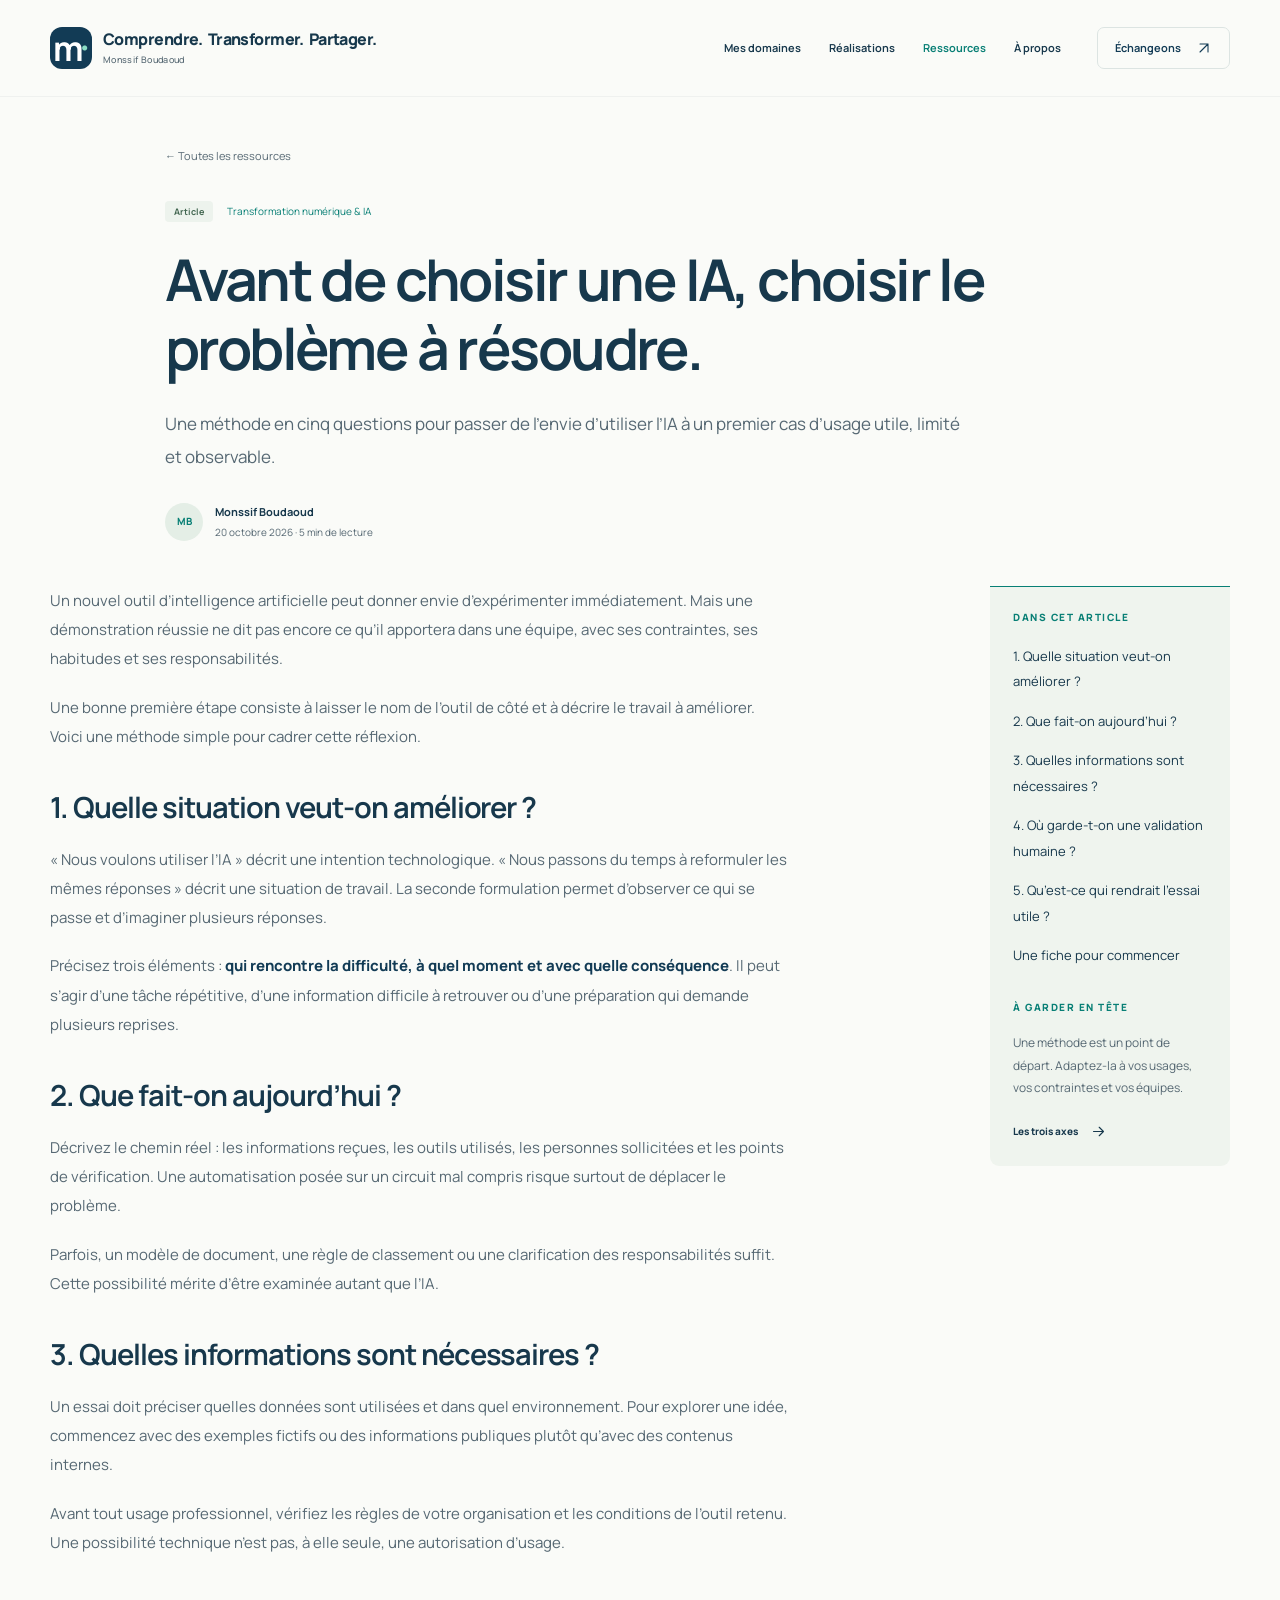
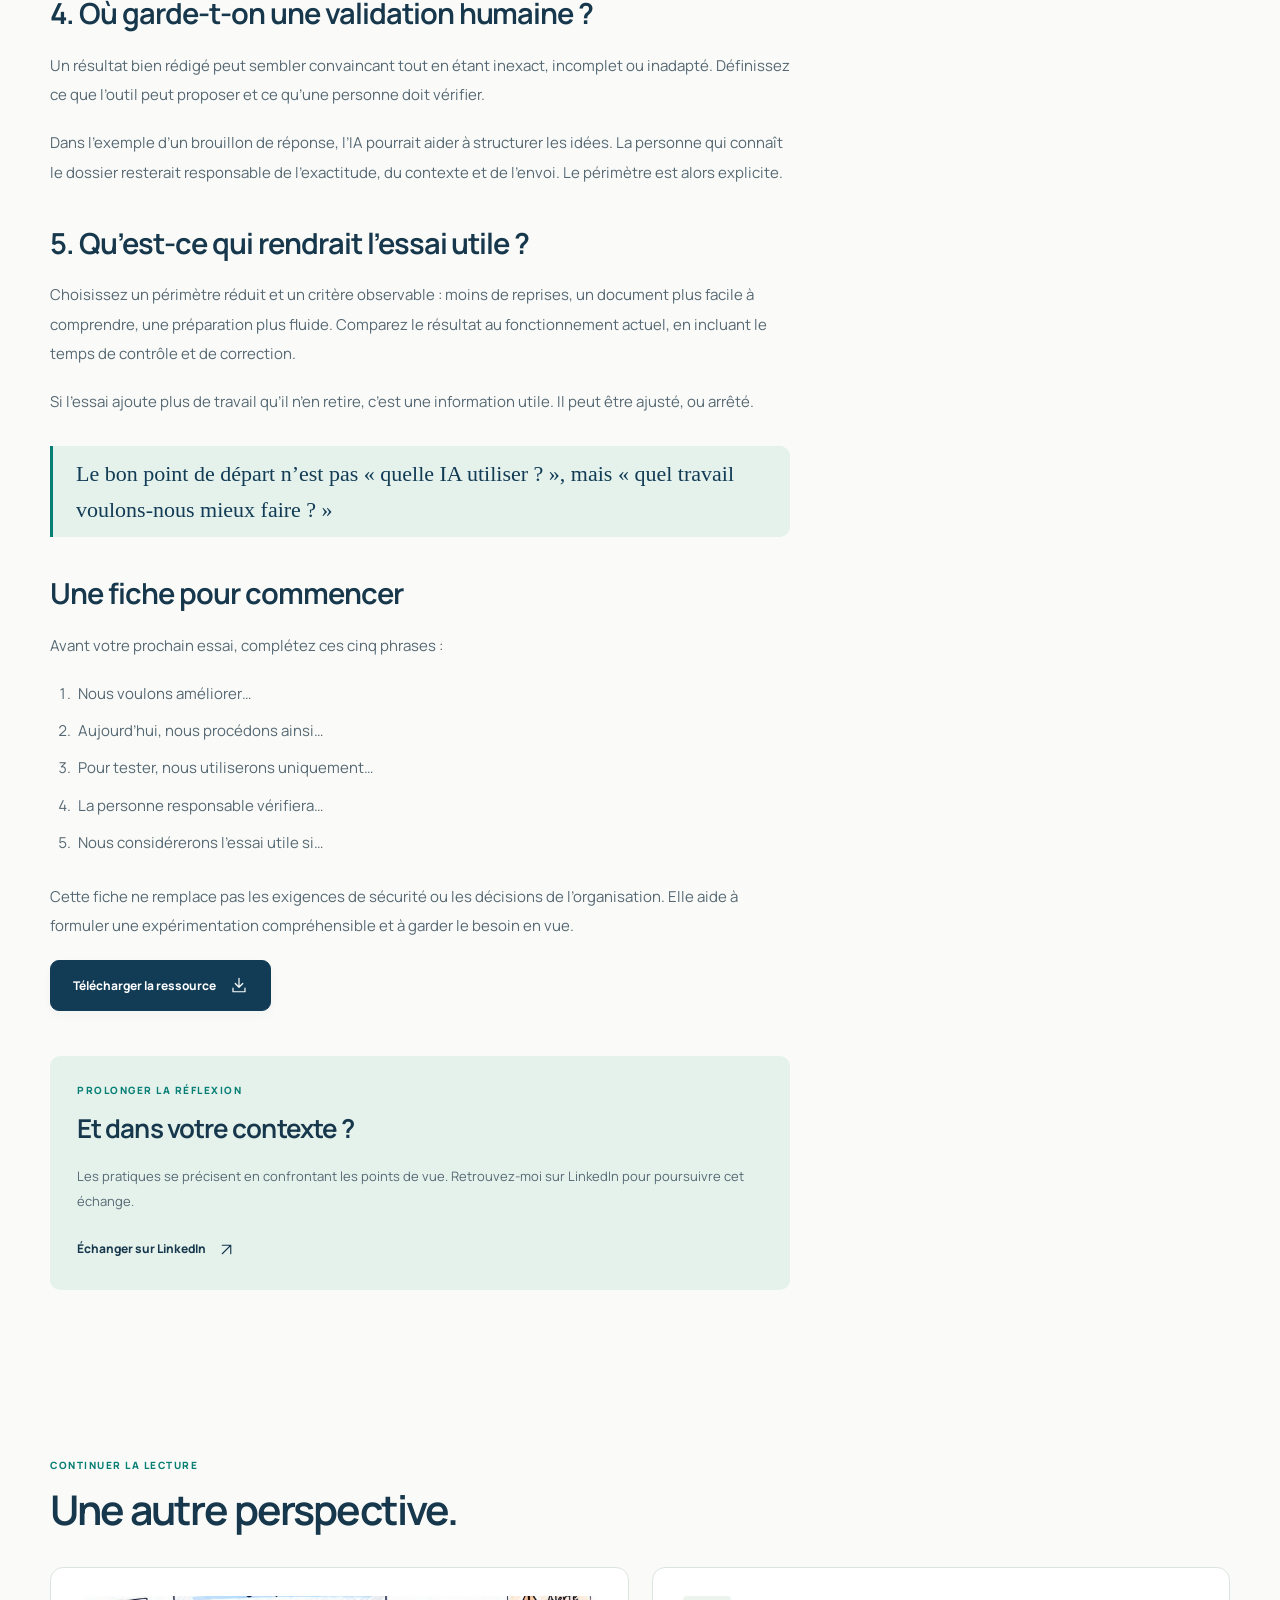
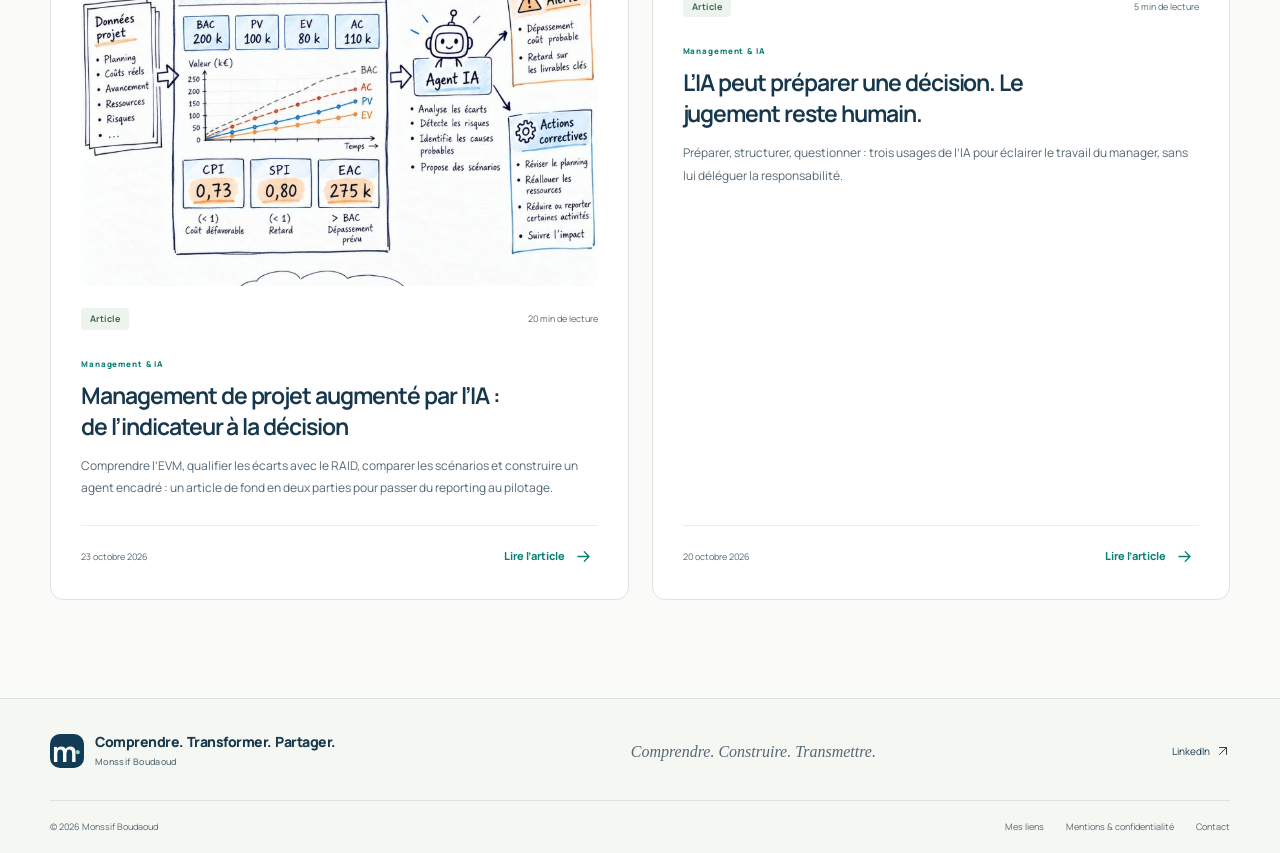
<file: ressources/ia-partir-du-besoin/index.html>
<!DOCTYPE html><html lang="fr" style="--navy:#123b55;--teal:#087f75"><head><meta charset="UTF-8"><meta name="viewport" content="width=device-width, initial-scale=1"><meta name="theme-color" content="#123b55"><title>Avant de choisir une IA, choisir le problème à résoudre. — Comprendre. Transformer. Partager.</title><meta name="description" content="Une méthode en cinq questions pour passer de l’envie d’utiliser l’IA à un premier cas d’usage utile, limité et observable."><link rel="canonical" href="https://www.monssif-tech.com/ressources/ia-partir-du-besoin/"><link rel="icon" href="/favicon.svg" type="image/svg+xml"><meta property="og:type" content="article"><meta property="og:locale" content="fr_FR"><meta property="og:title" content="Avant de choisir une IA, choisir le problème à résoudre. — Comprendre. Transformer. Partager."><meta property="og:description" content="Une méthode en cinq questions pour passer de l’envie d’utiliser l’IA à un premier cas d’usage utile, limité et observable."><meta property="og:url" content="https://www.monssif-tech.com/ressources/ia-partir-du-besoin/"><meta property="og:site_name" content="Comprendre. Transformer. Partager."><meta property="og:image" content="https://www.monssif-tech.com/images/social-cover.png"><meta property="og:image:width" content="1200"><meta property="og:image:height" content="630"><meta property="og:image:alt" content="Comprendre. Transformer. Partager. — Transformation numérique, management et transmission"><meta name="twitter:card" content="summary_large_image"><meta property="article:published_time" content="2026-10-20T00:00:00.000Z"><script type="application/ld+json">{"@context":"https://schema.org","@type":"Article","headline":"Avant de choisir une IA, choisir le problème à résoudre.","description":"Une méthode en cinq questions pour passer de l’envie d’utiliser l’IA à un premier cas d’usage utile, limité et observable.","author":{"@type":"Person","name":"Monssif Boudaoud","url":"https://www.monssif-tech.com/a-propos/"},"datePublished":"2026-10-20T00:00:00.000Z","mainEntityOfPage":"https://www.monssif-tech.com/ressources/ia-partir-du-besoin/"}</script><style>@font-face{font-family:Manrope Variable;font-style:normal;font-display:swap;font-weight:200 800;src:url([data-uri])format("woff2-variations");unicode-range:U+460-52F,U+1C80-1C8A,U+20B4,U+2DE0-2DFF,U+A640-A69F,U+FE2E-FE2F}@font-face{font-family:Manrope Variable;font-style:normal;font-display:swap;font-weight:200 800;src:url(/assets/manrope-cyrillic-wght-normal.Dvxsihut.woff2)format("woff2-variations");unicode-range:U+301,U+400-45F,U+490-491,U+4B0-4B1,U+2116}@font-face{font-family:Manrope Variable;font-style:normal;font-display:swap;font-weight:200 800;src:url(/assets/manrope-greek-wght-normal.DL7QRZyv.woff2)format("woff2-variations");unicode-range:U+370-377,U+37A-37F,U+384-38A,U+38C,U+38E-3A1,U+3A3-3FF}@font-face{font-family:Manrope Variable;font-style:normal;font-display:swap;font-weight:200 800;src:url(/assets/manrope-vietnamese-wght-normal.usUDDRr7.woff2)format("woff2-variations");unicode-range:U+102-103,U+110-111,U+128-129,U+168-169,U+1A0-1A1,U+1AF-1B0,U+300-301,U+303-304,U+308-309,U+323,U+329,U+1EA0-1EF9,U+20AB}@font-face{font-family:Manrope Variable;font-style:normal;font-display:swap;font-weight:200 800;src:url(/assets/manrope-latin-ext-wght-normal.Ch3YOpNY.woff2)format("woff2-variations");unicode-range:U+100-2BA,U+2BD-2C5,U+2C7-2CC,U+2CE-2D7,U+2DD-2FF,U+304,U+308,U+329,U+1D00-1DBF,U+1E00-1E9F,U+1EF2-1EFF,U+2020,U+20A0-20AB,U+20AD-20C0,U+2113,U+2C60-2C7F,U+A720-A7FF}@font-face{font-family:Manrope Variable;font-style:normal;font-display:swap;font-weight:200 800;src:url(/assets/manrope-latin-wght-normal.DHIcAJRg.woff2)format("woff2-variations");unicode-range:U+??,U+131,U+152-153,U+2BB-2BC,U+2C6,U+2DA,U+2DC,U+304,U+308,U+329,U+2000-206F,U+20AC,U+2122,U+2191,U+2193,U+2212,U+2215,U+FEFF,U+FFFD}@media print{.header,.footer,.contact-band,.article-aside,.filters,.back-link,.article-end,.menu-toggle{display:none!important}body{color:#111!important;background:#fff!important}.container{width:100%!important;max-width:none!important}.article-layout{display:block!important}.article-header,.page-intro{padding:0 0 20px!important}h1{font-size:30pt!important}h2{font-size:20pt!important}p,li{color:#222!important}.prose{font-size:11pt!important}.prose a{text-decoration:underline!important}a[href^=https]:after{content:" (" attr(href) ")";font-size:8pt}h2,h3{break-after:avoid}img,figure{break-inside:avoid}.project-visual{max-height:220px}.author-line{margin-bottom:20px}}:root{--navy:#123b55;--teal:#087f75;--ink:#17384c;--muted:#566873;--paper:#fafbf8;--white:#fff;--line:#dce4e2;--mint:#e5f2ec;--soft:#eff3f0;--serif:Georgia, "Times New Roman", serif;--radius:20px}*{box-sizing:border-box}html{scroll-behavior:smooth;scroll-padding-top:110px}body{background:var(--paper);color:var(--ink);-webkit-font-smoothing:antialiased;margin:0;font-family:Manrope Variable,Manrope,Arial,sans-serif;font-size:15px;line-height:1.7}a{color:inherit;text-decoration:none}button,input,select{font:inherit}button,a,input,select{-webkit-tap-highlight-color:transparent}button{cursor:pointer}button:disabled{cursor:default}img{max-width:100%;height:auto;display:block}svg{vertical-align:middle;flex-shrink:0}figure,h1,h2,h3,h4,p{margin:0}h1,h2,h3,h4{letter-spacing:-.045em;font-weight:650;line-height:1.15}h1{font-size:clamp(42px,5.4vw,78px)}h2{font-size:clamp(31px,3.2vw,46px)}h3{font-size:23px}p{color:var(--muted)}em{font-family:var(--serif);letter-spacing:-.045em;color:var(--teal);font-weight:400}::selection{color:var(--navy);background:#c2e9d9}:focus-visible{outline:3px solid var(--teal);outline-offset:5px;border-radius:4px}[hidden]{display:none!important}.container{width:min(1180px,100% - 80px);margin-inline:auto}.section{padding-block:98px}.eyebrow{color:var(--teal);letter-spacing:.15em;font-size:10px;font-weight:800;line-height:1.5;display:block}.sr-only,.skip-link:not(:focus){clip:rect(0, 0, 0, 0);white-space:nowrap;border:0;width:1px;height:1px;margin:-1px;padding:0;position:absolute;overflow:hidden}.skip-link{z-index:100;background:var(--navy);color:#fff;padding:12px 18px;position:fixed;top:12px;left:12px}.legacy-anchor{scroll-margin-top:110px}.button,.text-link{justify-content:center;align-items:center;gap:14px;font-size:12px;font-weight:750;display:inline-flex}.button{border:1px solid var(--navy);background:var(--navy);color:#fff;border-radius:9px;min-height:49px;padding:13px 22px;transition:transform .2s,background .2s;box-shadow:0 4px 10px #17384c09}.button:hover{background:#245771;transform:translateY(-2px)}.button.secondary{color:var(--navy);border-color:var(--line);background:0 0}.button.light{color:var(--navy);background:#fff;border-color:#fff}.text-link{justify-content:flex-start;gap:12px;line-height:1.5}.text-link svg,.round-arrow{transition:transform .2s}.text-link:hover svg,.project-card-link:hover .round-arrow{transform:translate(3px,-2px)}.actions{flex-wrap:wrap;align-items:center;gap:24px;display:flex}.header{z-index:30;background:color-mix(in srgb, var(--paper) 95%, transparent);backdrop-filter:blur(15px);border-bottom:1px solid #17384c0c;position:sticky;top:0}.header-inner{justify-content:space-between;align-items:center;gap:30px;height:96px;display:flex}.brand{letter-spacing:-.035em;flex-shrink:0;align-items:center;gap:11px;font-size:16px;font-weight:800;line-height:1.2;display:inline-flex}.brand small{color:var(--muted);letter-spacing:.04em;margin-top:6px;font-size:9px;font-weight:500;display:block}.brand>span:last-child{min-width:0}.brand-slogan{flex-wrap:nowrap;gap:.3em;display:flex}.brand-slogan>span{white-space:nowrap}.brand-mark{flex-shrink:0}@media (width<=900px){.brand-slogan{flex-direction:column;gap:0;line-height:1.15}}.header .brand{max-width:calc(100% - 100px)}.brand-mark{background:var(--navy);color:#fff;letter-spacing:-.12em;border-radius:12px;justify-content:center;align-items:center;width:42px;height:42px;padding-right:5px;font-size:34px;font-weight:700;line-height:1;display:inline-flex}.brand-mark>span{color:#8bddc4;align-self:flex-end;margin-bottom:5px;font-size:35px}.navigation{align-items:center;gap:28px;font-size:11px;font-weight:650;display:flex}.navigation>a{padding-block:10px}.navigation>a[aria-current],.navigation>a:hover{color:var(--teal)}.navigation .nav-contact{border:1px solid var(--line);color:var(--navy);border-radius:7px;align-items:center;gap:15px;margin-left:8px;padding:11px 17px;display:flex}.menu-toggle{border:1px solid var(--line);color:var(--navy);background:0 0;border-radius:7px;padding:9px 12px;font-size:12px;font-weight:700;display:none}.menu-toggle span{margin-left:8px}.hero{grid-template-columns:1.12fr 1fr;align-items:center;gap:35px;min-height:660px;padding-block:65px 80px;display:grid}.hero-eyebrow{letter-spacing:.1em;align-items:center;gap:8px;font-size:9px;display:flex}.live-dot{background:var(--teal);border-radius:50%;width:6px;height:6px;box-shadow:0 0 0 4px #087f750a}.hero h1{letter-spacing:-.06em;margin:24px 0;font-size:clamp(46px,5.5vw,78px);line-height:1.07}.hero h1 em{white-space:nowrap;font-size:.89em;display:inline-block}.hero-copy>p{max-width:455px;font-size:15px;line-height:1.9}.hero .actions{gap:24px;margin-top:30px}.hero-signature{align-items:center;gap:13px;margin-top:41px;font-size:10px;font-weight:750;display:flex}.hero-signature small{color:var(--muted);margin-top:2px;font-size:9px;font-weight:500;display:block}.signature-line{background:var(--teal);width:28px;height:1px}.hero-art{isolation:isolate;justify-content:center;align-items:center;min-height:430px;display:flex;position:relative}.hero-art:before{content:"";z-index:-2;background:radial-gradient(#cce5d68c,#0000 69%);position:absolute;inset:8% -2% 0}.orbit{z-index:-1;border:1px solid #bfd4c94d;border-radius:50%;width:375px;height:375px;position:absolute}.orbit-two{border-style:dashed;border-color:#bfd4c94d;width:470px;height:470px}.hero-window{background:#fff;border:1px solid #d1ded8;border-radius:15px;width:96%;overflow:hidden;transform:rotate(-3deg);box-shadow:0 25px 55px #274c3b13}.window-bar{background:#fcfdfa;border-bottom:1px solid #e9eeea;align-items:center;gap:4px;height:33px;padding:0 14px;display:flex}.window-bar>span{background:#d8e0da;border-radius:50%;width:5px;height:5px}.window-bar small{letter-spacing:.15em;color:#65786f;margin-left:auto;font-size:7px}.hero-window .project-visual{aspect-ratio:1.5;border-radius:0}.hero-window .mini-app{width:94%;height:91%;box-shadow:none;border:0;transform:none}.art-label{z-index:3;background:#fff;border:1px solid #dde8e1;border-radius:8px;align-items:center;gap:7px;padding:10px 13px;font-size:10px;display:flex;position:absolute;box-shadow:0 7px 20px #274c3b08}.art-label-top{top:26px;right:15px;transform:rotate(3deg)}.art-label svg{color:var(--teal)}.art-note{background:#fff;border:1px solid #dce7df;border-radius:10px;align-items:center;gap:12px;padding:16px 22px;font-size:11px;font-weight:750;display:flex;position:absolute;bottom:23px;left:15px;transform:rotate(2deg);box-shadow:0 12px 28px #274c3b10}.art-note small{color:var(--muted);margin-top:3px;font-size:8px;font-weight:500;display:block}.note-icon{background:var(--mint);width:33px;height:33px;color:var(--teal);border-radius:50%;justify-content:center;align-items:center;display:flex}.art-caption{text-align:center;letter-spacing:.15em;color:#677c70;font-size:6.7px;font-weight:650;position:absolute;bottom:-20px;left:0;right:0}.conviction{border-block:1px solid var(--line);justify-content:space-between;align-items:center;gap:30px;padding:28px 0 30px;display:flex}.conviction>span{color:var(--muted);font-size:10px;font-weight:700}.conviction p{letter-spacing:-.025em;font-size:19px;line-height:1.6}.conviction strong{color:var(--navy);font-weight:650}.conviction svg{color:var(--teal)}.section-heading{justify-content:space-between;align-items:flex-end;gap:36px;margin-bottom:34px;display:flex}.section-heading h2{margin-top:13px}.section-heading>.text-link{white-space:nowrap;margin-bottom:5px}.heading-aside{max-width:290px;font-size:12px;line-height:1.8}.heading-aside .text-link{margin-top:18px}.domain-grid{grid-template-columns:repeat(3,minmax(0,1fr));gap:20px;display:grid}.domain-card{border:1px solid var(--line);background:#fff;border-radius:13px;flex-direction:column;padding:28px 27px 24px;transition:transform .25s,border-color .25s;display:flex}.domain-card:hover{border-color:#8ebcaf;transform:translateY(-5px)}.domain-card-top{justify-content:space-between;align-items:center;margin-bottom:30px;display:flex}.icon-tile{background:var(--mint);width:44px;height:44px;color:var(--teal);border-radius:12px;justify-content:center;align-items:center;display:inline-flex}.index{color:#6e8277;letter-spacing:.1em;font-size:10px}.domain-card h3{max-width:230px;font-size:19px;line-height:1.4}.domain-card>p{margin-top:14px;margin-bottom:25px;font-size:12px;line-height:1.85}.card-discover{border-top:1px solid #edf0ed;justify-content:space-between;align-items:center;margin-top:auto;padding-top:17px;font-size:10px;font-weight:750;display:flex}.work-section{background:#eff3f0;border-block:1px solid #e4eae5}.project-grid{grid-template-columns:repeat(3,minmax(0,1fr));gap:22px;display:grid}.project-card{background:#fff;border:1px solid #dce5df;border-radius:14px;min-width:0;overflow:hidden}.project-card-link{height:100%;transition:background .25s;display:block}.project-card-link:hover{background:#fdfefc}.project-visual{aspect-ratio:1.45;color:#264c40;background:#ddebe3;justify-content:center;align-items:center;display:flex;position:relative;overflow:hidden}.project-visual.manager{background:linear-gradient(130deg,#deeee5,#d5e8df)}.mini-app{background:#fcfdfb;border:1px solid #cbdcd3;border-radius:9px;width:86%;height:79%;font-family:Manrope Variable,Arial,sans-serif;display:flex;overflow:hidden;transform:translate(5%,10%)rotate(-4deg);box-shadow:0 16px 35px #2f514316}.mini-sidebar{background:#f2f6f1;border-right:1px solid #e7ece6;flex-direction:column;flex-shrink:0;align-items:center;gap:16px;width:40px;padding-top:14px;display:flex}.mini-sidebar b{color:#254f40;letter-spacing:-.12em;font-size:21px;line-height:1.3}.mini-sidebar b span{color:#70ad91}.mini-sidebar i{background:#d4dfd5;border-radius:2px;width:12px;height:5px}.mini-sidebar i.active{background:#80b29a}.mini-main{flex:1;min-width:0;padding:18px}.mini-top{letter-spacing:.12em;color:#667f70;justify-content:space-between;align-items:center;margin-bottom:14px;font-size:5px;font-weight:800;display:flex}.mini-dot{background:#dfece1;border-radius:50%;width:11px;height:11px}.mini-main h4{letter-spacing:-.04em;color:#234b3b;font-size:15px}.mini-main>p{color:#718074;margin-top:4px;font-size:5.5px}.mini-tabs{color:#6f8375;border-bottom:1px solid #e2e9e0;gap:10px;height:18px;margin-top:15px;font-size:5px;display:flex}.mini-tabs .active{color:#274e3d;border-bottom:2px solid #649379}.mini-task{color:#35513c;border-bottom:1px solid #edf0e8;align-items:center;gap:7px;padding:10px 0;font-size:6px;display:flex}.mini-task small{color:#7a8c7c;margin-top:2px;font-size:4.5px;display:block}.mini-task>b{color:#557855;background:#eaf1e6;border-radius:3px;margin-left:auto;padding:2px 5px;font-size:5px}.check-square{color:#4d7858;background:#d6e9d9;border-radius:3px;justify-content:center;align-items:center;width:11px;height:11px;display:inline-flex}.check-square.empty{background:0 0;border:1px solid #c6d6c4}.mini-insight{color:#647d56;background:#eff4e9;border-radius:4px;align-items:center;gap:8px;margin-top:11px;padding:8px;font-size:6px;display:flex}.mini-insight>span{font-size:15px}.mini-insight strong{color:#3c633f;font-weight:650}.project-card-content{padding:21px 22px 26px}.card-meta{color:var(--muted);justify-content:space-between;align-items:center;gap:8px;font-size:8px;display:flex}.status{color:#3b5c4e;white-space:nowrap;background:#eaf2ec;border:1px solid #d4e1d6;border-radius:5px;justify-content:center;align-items:center;padding:3px 7px;font-size:8px;font-weight:650;display:inline-flex}.card-title{justify-content:space-between;align-items:center;gap:8px;margin-top:15px;display:flex}.card-title h3{font-size:20px}.round-arrow{background:#f1f5f0;border-radius:50%;justify-content:center;align-items:center;width:30px;height:30px;display:flex}.project-card-content>p{margin-top:10px;font-size:11px;line-height:1.9}.project-visual.\31 23zio{background:#e8edf6}.choice-art{text-align:center;color:#35455e;align-self:stretch;width:100%;padding:25px 15px 17px}.choice-logo{letter-spacing:-.06em;font-size:23px;font-weight:800;line-height:1}.choice-logo>span{color:#5255a1}.choice-art>p{color:#677388;margin-top:9px;font-size:7px}.podium{justify-content:center;align-items:flex-end;gap:5px;margin:20px 0 14px;display:flex}.podium>div{border:1px solid #ffffff80;border-radius:8px 8px 4px 4px;flex-direction:column;justify-content:center;align-items:center;width:54px;display:flex;box-shadow:inset 1px 1px #ffffff80,0 5px 12px #33425a10}.podium span{font-size:25px;font-weight:800;line-height:1.2}.podium small{margin-top:5px;font-size:5px;font-weight:700}.silver{background:linear-gradient(120deg,#edf2f8,#bdcddf);height:65px}.gold{color:#725916;background:linear-gradient(120deg,#fff1ad,#e0bb54);height:91px}.bronze{color:#7a523a;background:linear-gradient(120deg,#f8e2cc,#d3a486);height:49px}.choice-bottom{letter-spacing:.05em;color:#56677e;font-size:6px}.project-visual.wellbeing{background:#f3ecdf}.wellbeing-art{text-align:center;isolation:isolate;color:#675e3e;flex-direction:column;justify-content:center;align-self:stretch;align-items:center;width:100%;height:100%;display:flex;position:relative}.sun-disc{z-index:-2;background:linear-gradient(#dfc48d,#ead9b6);border-radius:50%;width:105px;height:105px;position:absolute;top:22px;right:15%}.wellbeing-arc{z-index:-1;background:#e1e3d1;border-radius:50%;width:120%;height:120%;position:absolute;top:48%;left:0;transform:rotate(-12deg)}.wellbeing-caption{letter-spacing:.17em;color:#72663f;margin-top:45px;margin-bottom:15px;font-size:6px}.wellbeing-art h4{font-family:var(--serif);letter-spacing:-.04em;font-size:36px;font-weight:400;line-height:1.05}.wellbeing-bottom{color:#606648;margin-top:18px;font-size:6px}.resource-grid{grid-template-columns:repeat(2,minmax(0,1fr));gap:23px;display:grid}.resource-card-link{border:1px solid var(--line);background:#fff;border-radius:13px;flex-direction:column;min-width:0;padding:28px 30px;display:flex}.resource-card-top{color:var(--muted);justify-content:space-between;align-items:center;gap:10px;margin-bottom:28px;font-size:9px;display:flex}.tag{color:#426650;background:#edf3ed;border-radius:4px;align-items:center;padding:3px 9px;font-size:9px;font-weight:700;line-height:1.7;display:inline-flex}.resource-theme{letter-spacing:.11em;font-size:8px}.resource-card h3{max-width:420px;margin-top:10px;font-size:23px;line-height:1.35}.resource-card-link:hover h3{color:var(--teal)}.resource-card-link>p{margin:13px 0 25px;font-size:12px;line-height:1.9}.resource-card-bottom{color:var(--muted);border-top:1px solid #e9eeea;justify-content:space-between;align-items:center;gap:10px;margin-top:auto;padding-top:16px;font-size:9px;display:flex}.resource-read{color:var(--navy);padding:5px}.linkedin-strip{border:1px solid var(--line);background:#f4f7f2;border-radius:9px;align-items:center;gap:17px;margin-top:26px;padding:22px 25px;display:flex}.linkedin-icon{letter-spacing:-.07em;color:#31546b;font-size:23px;font-weight:800}.linkedin-strip p{color:var(--navy);font-size:12px;font-weight:650}.linkedin-strip small{color:var(--muted);margin-top:3px;font-size:10px;font-weight:450;display:block}.linkedin-strip .text-link{white-space:nowrap;margin-left:auto;font-size:11px}.about-strip{border-top:1px solid var(--line);grid-template-columns:1fr 1fr;gap:100px;padding:50px 0 80px;display:grid}.about-strip h2{margin-top:15px;font-size:32px}.about-strip p{margin-bottom:19px;font-size:13px;line-height:1.9}.contact-band{background:var(--navy);color:#fff;border-radius:16px;justify-content:space-between;align-items:center;gap:30px;margin-bottom:90px;padding:43px 49px;display:flex}.contact-band .eyebrow{color:#a6d8c9;font-size:9px}.contact-band h2{margin-top:15px;font-size:35px;line-height:1.2}.contact-band .button{flex-shrink:0;min-width:150px}.footer{border-top:1px solid var(--line);background:#f5f7f2;padding-top:35px}.footer-top{justify-content:space-between;align-items:center;gap:30px;padding-bottom:32px;display:flex}.footer-top .brand-mark{border-radius:10px;width:34px;height:34px;font-size:28px}.footer-top .brand-mark>span{margin-bottom:4px;font-size:28px}.footer-top .brand{font-size:14px}.footer-top>p{font-family:var(--serif);color:var(--muted);font-size:16px;font-style:italic}.footer-social{gap:22px;font-size:10px;display:flex}.footer-social a{align-items:center;gap:6px;display:inline-flex}.footer-bottom{border-top:1px solid var(--line);color:var(--muted);justify-content:space-between;gap:20px;padding-block:18px;font-size:9px;display:flex}.footer-bottom>div{gap:22px;display:flex}.footer a:hover{color:var(--teal)}.page-intro{padding:75px 0 56px}.page-intro h1{margin-top:20px;font-size:clamp(38px,4.6vw,66px);line-height:1.12}.page-intro>p{max-width:650px;margin-top:25px;font-size:15px;line-height:1.9}.page-intro>.button{margin-top:30px}.anchor-nav{flex-wrap:wrap;gap:14px;margin-top:30px;display:flex}.anchor-nav a{border:1px solid var(--line);background:#fff;border-radius:6px;align-items:center;gap:15px;padding:9px 15px;font-size:11px;display:flex}.catalog{padding-bottom:90px}.catalog-note{max-width:750px;margin-top:24px;font-size:11px;line-height:1.9}.domain-detail{border-top:1px solid var(--line);grid-template-columns:1fr 1.2fr;gap:100px;padding-block:65px;display:grid}.domain-detail-title .large{width:62px;height:62px;margin-top:25px;display:flex}.domain-detail h2{margin-top:25px;font-size:36px}.domain-detail-title>p{margin-top:20px;font-size:13px;line-height:1.9}.domain-detail-body>h3{margin:10px 0 20px;font-size:20px}.domain-detail-body .resource-grid{margin-bottom:30px}.domain-detail-body .project-card{max-width:420px}.domain-detail:last-of-type{margin-bottom:45px}.principles{margin:0;padding:0;list-style:none}.principles li{border-bottom:1px solid var(--line);align-items:flex-start;gap:13px;padding:12px 0;font-size:13px;display:flex}.principles svg{color:var(--teal);margin-top:3px}.example-box{background:var(--mint);border-radius:10px;margin:28px 0 35px;padding:25px}.example-box>p{color:#3d6054;margin-top:13px;font-size:12px;line-height:1.9}.single{grid-template-columns:1fr}.detail-intro{padding-top:45px}.back-link{color:var(--muted);margin-bottom:35px;font-size:11px;display:inline-block}.back-link:hover{color:var(--teal)}.detail-heading{justify-content:space-between;align-items:flex-start;gap:25px;display:flex}.detail-heading h1{margin-top:16px;font-size:clamp(38px,4.5vw,64px)}.detail-heading .status{margin-top:10px;padding:5px 10px;font-size:10px}.lead{max-width:760px;margin-top:25px;font-size:16px;line-height:1.9}.project-facts{border-block:1px solid var(--line);grid-template-columns:1.3fr 1fr 1fr;gap:30px;margin-top:36px;padding-block:22px;display:grid}.project-facts span{letter-spacing:.1em;color:var(--muted);font-size:8px;font-weight:650;display:block}.project-facts strong{margin-top:6px;font-size:11px;font-weight:650;display:block}.project-figure{margin:35px 0 55px}.project-figure>.project-visual{aspect-ratio:2.9;border-radius:16px}.project-figure .mini-app{width:470px;height:300px;max-height:90%;transform:translateY(15px)rotate(-3deg)}.project-figure .mini-main{padding:24px}.project-figure .mini-main h4{font-size:23px}.project-figure .mini-main>p{font-size:8px}.project-figure .mini-top{font-size:7px}.project-figure .mini-task{padding:12px 0;font-size:8px}.project-figure .mini-task small{font-size:6px}.project-figure .mini-tabs{font-size:7px}.project-figure .mini-insight{font-size:8px}.project-figure .choice-art{padding:30px}.project-figure .choice-logo{font-size:34px}.project-figure .choice-art>p{font-size:10px}.project-figure .podium>div{width:80px}.project-figure .podium .silver{height:100px}.project-figure .podium .gold{height:140px}.project-figure .podium .bronze{height:75px}.project-figure .podium small{font-size:8px}.project-figure .podium span{font-size:36px}.project-figure .choice-bottom{font-size:9px}.project-figure .wellbeing-art h4{font-size:62px}.project-figure .wellbeing-caption,.project-figure .wellbeing-bottom{font-size:9px}.project-figure .sun-disc{width:220px;height:220px;top:10%;right:26%}.project-figure .wellbeing-arc{height:160%;top:55%}.project-figure figcaption,.prose figcaption{color:var(--muted);text-align:center;margin-top:10px;font-size:9px}.article-layout{grid-template-columns:minmax(0,740px) 240px;justify-content:space-between;gap:65px;padding-bottom:70px;display:grid}.prose{font-size:15px;line-height:1.95}.prose h2{letter-spacing:-.035em;margin:38px 0 18px;font-size:29px;line-height:1.3}.prose h2:first-child{margin-top:0}.prose h3{margin:28px 0 13px;font-size:21px}.prose p{margin-bottom:19px}.prose a:not(.button):not(.text-link){text-underline-offset:4px;color:var(--teal);text-decoration:underline}.prose ul,.prose ol{color:var(--muted);margin-bottom:25px;padding-left:24px}.prose li{margin:8px 0;padding-left:4px}.prose strong{color:var(--navy);font-weight:750}.prose blockquote{border-left:3px solid var(--teal);background:var(--mint);border-radius:0 10px 10px 0;margin:30px 0;padding:10px 23px}.prose blockquote p{font-family:var(--serif);color:var(--navy);margin:0;font-size:22px;line-height:1.6}.prose img{border:1px solid var(--line);border-radius:10px}.prose .actions{margin-top:30px}.article-aside{border-top:1px solid var(--teal);background:#eff4ee;border-radius:0 0 9px 9px;align-self:start;padding:23px;position:sticky;top:125px}.article-aside p{margin:17px 0;font-size:12px;line-height:1.9}.article-aside .text-link{font-size:10px}.article-header{max-width:950px;padding:45px 0}.article-header h1{max-width:920px;margin-top:23px;font-size:clamp(35px,4.5vw,62px);line-height:1.2}.article-tags{color:var(--teal);align-items:center;gap:14px;font-size:10px;display:flex}.article-tags .tag{font-size:9px}.article-header .lead{max-width:800px;font-size:17px}.author-line{align-items:center;gap:12px;margin-top:30px;display:flex}.author-initials{width:38px;height:38px;color:var(--teal);background:#e4eee6;border-radius:50%;justify-content:center;align-items:center;font-size:10px;font-weight:750;display:flex}.author-line strong{font-size:11px;display:block}.author-line>div>span{color:var(--muted);margin-top:2px;font-size:10px;display:block}.article-end{background:var(--mint);border-radius:10px;margin-top:45px;padding:27px}.article-end h2{margin-top:14px;font-size:26px}.article-end p{font-size:13px}.resource-library{padding-bottom:80px}.filters{border:1px solid var(--line);background:#eef3ef;border-radius:12px;grid-template-columns:minmax(200px,1.5fr) 1fr .8fr auto;align-items:stretch;gap:12px;padding:18px;display:grid}.search-field{align-items:center;gap:10px;display:flex;position:relative}.search-field>svg{color:var(--teal);pointer-events:none;position:absolute;left:14px}.search-field input{width:100%;height:100%;min-height:54px;color:var(--navy);background:#fff;border:1px solid #dce5dd;border-radius:7px;padding:13px 12px 13px 44px;font-size:11px}.select-field{background:#fff;border:1px solid #dce5dd;border-radius:7px;min-width:0;padding:6px 10px 5px}.select-field label{color:var(--muted);font-size:8px;display:block}.select-field select{width:100%;color:var(--navy);background:#fff;border:0;padding:3px 15px 3px 0;font-size:10px}.filter-reset{color:var(--teal);background:0 0;border:0;padding:8px;font-size:10px;font-weight:650}.results-line{justify-content:space-between;align-items:center;gap:15px;margin:25px 0;font-size:10px;display:flex}.results-line>span{color:var(--muted)}.resource-promise{border-top:1px solid var(--line);color:var(--teal);align-items:center;gap:18px;margin-top:40px;padding-top:30px;display:flex}.resource-promise p{color:var(--navy);font-size:13px}.resource-promise small{max-width:720px;color:var(--muted);margin-top:5px;font-size:11px;display:block}.empty-state{text-align:center;background:#eff4ee;border-radius:12px;padding:55px 20px}.empty-state h2{margin:20px 0 10px;font-size:25px}.empty-state p{font-size:13px}.empty-state .button{margin-top:25px}.about-hero{grid-template-columns:1fr 220px;align-items:center;gap:80px;padding:75px 0 60px;display:grid}.about-hero h1{margin-top:20px;font-size:clamp(36px,4.3vw,62px)}.portrait-frame{max-width:220px;position:relative}.portrait-frame img{aspect-ratio:1;object-fit:cover;border:1px solid #d7ded5;border-radius:18px;width:220px;box-shadow:12px 12px #e6eee4}.portrait-frame figcaption{color:var(--muted);text-align:center;margin-top:24px;font-size:9px}.about-body{grid-template-columns:1.5fr 1fr;gap:80px;padding-bottom:80px;display:grid}.principle-panel{border:1px solid var(--line);background:#eef3ec;border-radius:12px;align-self:start;padding:28px}.principle-panel .eyebrow{margin-bottom:15px}.principle-panel .principles li{font-size:12px}.principle-panel .principles li:last-child{border:0}.contact-grid{grid-template-columns:1fr 1fr;gap:25px;padding-bottom:100px;display:grid}.contact-card{border:1px solid var(--line);background:#fff;border-radius:15px;padding:35px;transition:border-color .2s}.contact-card:hover{border-color:#83aa97}.contact-card>.eyebrow{margin-top:28px}.contact-card h2{overflow-wrap:anywhere;margin-top:13px;font-size:26px;line-height:1.4}.contact-card>p{margin:15px 0 28px;font-size:12px}.links-page{text-align:center;max-width:600px;padding:65px 0 90px}.links-page>.brand-mark{margin-bottom:23px}.links-page h1{margin:15px 0;font-size:36px;line-height:1.3}.links-page>p{font-size:13px}.bio-links{text-align:left;gap:13px;margin-top:35px;display:grid}.bio-links a{border:1px solid var(--line);background:#fff;border-radius:10px;justify-content:space-between;align-items:center;gap:20px;padding:18px 22px;font-size:13px;font-weight:750;display:flex}.bio-links small{color:var(--muted);margin-top:4px;font-size:10px;font-weight:450;display:block}.bio-links a:hover{border-color:var(--teal);background:#f3f8f1}.narrow{max-width:800px}.legal{max-width:800px;padding-bottom:80px;font-size:13px}.legal h2{font-size:24px}@media (prefers-reduced-motion:no-preference){.hero-copy{animation:.7s ease-out both arrive}.hero-art{animation:.9s ease-out .12s both arrive}.art-label-top{animation:8s ease-in-out infinite label-float}.art-note{animation:9s ease-in-out infinite note-float}@keyframes arrive{0%{opacity:0;transform:translateY(12px)}to{opacity:1;transform:translateY(0)}}@keyframes label-float{0%,to{transform:translateY(0)rotate(3deg)}50%{transform:translateY(-5px)rotate(3deg)}}@keyframes note-float{0%,to{transform:translateY(0)rotate(2deg)}50%{transform:translateY(4px)rotate(2deg)}}}@media (width>=1500px){.hero{min-height:710px}.hero h1{font-size:84px}.hero-art{min-height:460px}}@media (width<=1100px){.container{width:calc(100% - 60px)}.navigation{gap:18px}.hero{gap:25px;min-height:600px}.hero h1{font-size:60px}.hero .actions{gap:18px}.hero .button{padding:12px 16px;font-size:11px}.hero .text-link{font-size:11px}.orbit{width:310px;height:310px}.orbit-two{width:390px;height:390px}.domain-card{padding:23px}.domain-card h3{font-size:18px}.card-meta{font-size:7px}.project-card-content{padding:19px}.card-title h3{font-size:18px}.domain-detail{gap:55px}.article-layout{grid-template-columns:minmax(0,1fr) 220px;gap:40px}.filters{grid-template-columns:1.3fr 1fr .8fr}.filter-reset{grid-column:1/-1;justify-self:end;padding:0}.project-grid{gap:16px}.about-body{gap:45px}}@media (width<=900px){.header-inner{height:78px}.menu-toggle{display:block}.navigation{background:var(--paper);border-bottom:1px solid var(--line);padding:18px 30px;display:none;position:absolute;top:78px;left:0;right:0;box-shadow:0 16px 24px #17384c0b}.navigation.is-open{flex-direction:column;align-items:stretch;gap:0;display:flex}.navigation>a{padding:13px 0}.navigation .nav-contact{justify-content:space-between;margin:10px 0 3px}.hero{grid-template-columns:1fr 1fr;min-height:570px;padding-block:55px}.hero h1{font-size:49px}.hero-copy>p{font-size:13px}.hero-eyebrow{font-size:7px}.hero .actions{flex-direction:column;align-items:flex-start;gap:18px}.hero-art{min-height:350px}.hero-window{width:100%}.hero-window .mini-app{width:97%;height:97%}.hero-window .mini-main{padding:13px}.hero-window .mini-main h4{font-size:12px}.art-label{padding:8px;font-size:8px;top:5px}.art-note{gap:8px;padding:12px;font-size:9px;bottom:5px;left:0}.art-note small{font-size:6px}.art-caption{font-size:5px;bottom:-20px}.orbit{width:250px;height:250px}.orbit-two{width:320px;height:320px}.section{padding-block:70px}.domain-grid{gap:13px}.domain-card{padding:20px}.domain-card-top{margin-bottom:20px}.domain-card h3{font-size:16px}.domain-card>p{font-size:11px}.project-grid{grid-template-columns:repeat(2,minmax(0,1fr))}.project-grid .project-card:last-child{grid-column:auto}.project-grid .project-card:only-child{max-width:500px}.project-grid .project-card:last-child:nth-child(3){grid-column:1/-1;width:calc(50% - 8px);display:block}.conviction p{font-size:17px}.conviction>span{font-size:9px}.resource-card-link{padding:24px}.resource-card h3{font-size:21px}.about-strip{gap:40px}.contact-band{padding:35px}.contact-band h2{font-size:30px}.footer-top>p{display:none}.project-figure>.project-visual{aspect-ratio:2.5}.domain-detail{grid-template-columns:1fr 1fr;gap:40px}.domain-detail h2{font-size:29px}.about-hero{grid-template-columns:1fr 170px;gap:35px}.portrait-frame img{width:170px}.about-hero h1{font-size:43px}.about-hero .lead{font-size:14px}.contact-card{padding:27px}.contact-card h2{font-size:22px}}@media (width<=650px){.container{width:calc(100% - 40px)}h2{font-size:32px}.brand{font-size:14px}.brand small{font-size:8px}.brand-mark{width:37px;height:37px;font-size:30px}.brand-mark>span{font-size:30px}.hero{grid-template-columns:1fr;gap:28px;padding-block:45px 52px}.hero h1{margin:22px 0;font-size:clamp(47px,10.8vw,67px)}.hero h1 em{font-size:.91em}.hero-eyebrow{letter-spacing:.07em;font-size:7px}.hero-copy>p{max-width:440px;font-size:14px}.hero .actions{flex-direction:row;align-items:center;gap:18px;margin-top:25px}.hero .button{gap:9px;padding:12px 15px;font-size:10px}.hero .text-link{gap:7px;font-size:10px}.hero-signature{margin-top:28px}.hero-art{width:100%;max-width:470px;min-height:340px;margin-inline:auto}.hero-window{width:90%;max-width:400px}.hero-window .mini-app{width:94%;height:91%}.hero-window .mini-main{padding:17px}.hero-window .mini-main h4{font-size:15px}.art-label-top{font-size:9px;top:5px;right:0}.art-note{padding:12px 15px;font-size:10px;bottom:5px;left:5px}.art-note small{font-size:7px}.art-caption{font-size:5.5px;bottom:-20px}.orbit{width:280px;height:280px}.orbit-two{width:330px;height:330px}.conviction{flex-wrap:wrap;align-items:flex-start;gap:12px;padding-block:23px;position:relative}.conviction>span{width:100%;font-size:9px}.conviction>p{font-size:18px}.conviction>svg{width:23px;height:23px;position:absolute;top:24px;right:0}.section{padding-block:58px}.section-heading{margin-bottom:28px;display:block}.section-heading>.text-link{white-space:normal;margin-top:20px}.section-heading h2{font-size:32px}.heading-aside{max-width:100%;margin-top:22px}.heading-aside p{font-size:12px}.domain-grid,.project-grid,.resource-grid{grid-template-columns:1fr}.domain-card{padding:25px}.domain-card h3{max-width:100%;font-size:20px}.domain-card>p{margin-bottom:20px;font-size:12px}.domain-card-top{margin-bottom:23px}.domain-card .card-discover{font-size:11px}.project-grid .project-card:last-child:nth-child(3){grid-column:auto;width:auto}.project-card-content{padding:24px}.card-meta{font-size:9px}.card-title h3{font-size:23px}.project-card-content>p{font-size:12px}.project-visual{aspect-ratio:1.55}.mini-app{height:83%}.mini-main h4{font-size:17px}.mini-top,.mini-main>p{font-size:6px}.mini-task{font-size:7px}.mini-task small{font-size:5px}.mini-insight{font-size:7px}.choice-art{padding:28px}.choice-logo{font-size:30px}.choice-art>p{font-size:8px}.podium{margin-top:23px}.podium>div{width:62px}.podium .silver{height:70px}.podium .gold{height:98px}.podium .bronze{height:54px}.choice-bottom{font-size:7px}.wellbeing-art h4{font-size:44px}.wellbeing-caption,.wellbeing-bottom{font-size:7px}.sun-disc{width:130px;height:130px}.resource-card-link{padding:26px}.resource-card h3{font-size:24px}.resource-card-top{margin-bottom:25px}.resource-card-link>p{font-size:12px}.resource-card-bottom{font-size:9px}.linkedin-strip{flex-wrap:wrap;gap:13px;padding:20px}.linkedin-strip p{flex:1;font-size:11px}.linkedin-strip small{font-size:9px}.linkedin-strip .text-link{margin-left:34px;font-size:10px}.about-strip{border:0;grid-template-columns:1fr;gap:22px;padding:10px 0 55px}.about-strip h2{font-size:30px}.contact-band{border-radius:13px;flex-direction:column;align-items:flex-start;gap:24px;margin-bottom:55px;padding:29px 25px}.contact-band h2{font-size:29px}.contact-band .eyebrow{font-size:7px}.contact-band .button{min-width:140px;font-size:11px}.footer-top{flex-wrap:wrap;gap:22px;padding-bottom:25px}.footer-social{gap:20px;font-size:10px}.footer-bottom{flex-direction:column;gap:12px;font-size:9px}.footer-bottom>div{flex-wrap:wrap;gap:20px}.page-intro{padding:45px 0 35px}.page-intro h1{margin-top:18px;font-size:clamp(36px,8.8vw,52px);line-height:1.15}.page-intro>p{margin-top:22px;font-size:14px}.anchor-nav{gap:8px;margin-top:25px}.anchor-nav a{gap:8px;padding:8px 11px;font-size:10px}.domain-detail{grid-template-columns:1fr;gap:28px;padding-block:35px}.domain-detail h2{font-size:32px}.domain-detail-title>p{font-size:13px}.domain-detail-title .large{margin-top:23px}.domain-detail-body .project-card{max-width:none}.domain-detail:last-of-type{margin-bottom:25px}.catalog{padding-bottom:55px}.catalog-note{font-size:10px}.detail-intro{padding-top:30px}.back-link{margin-bottom:25px;font-size:10px}.detail-heading{display:block}.detail-heading h1{margin-top:13px;font-size:41px}.detail-heading .status{margin-top:22px;font-size:9px}.detail-heading .eyebrow{font-size:8px}.lead{margin-top:20px;font-size:14px}.project-facts{grid-template-columns:1fr 1fr;gap:18px;margin-top:25px}.project-facts strong{font-size:10px}.project-facts>div:last-child{grid-column:1/-1}.project-figure{margin:25px 0 35px}.project-figure>.project-visual{aspect-ratio:1.5}.project-figure .mini-app{width:90%;height:84%;transform:translate(3%,10%)rotate(-3deg)}.project-figure .mini-main{padding:17px}.project-figure .mini-main h4{font-size:17px}.project-figure .mini-top{font-size:5px}.project-figure .mini-main>p{font-size:6px}.project-figure .mini-task{padding:9px 0;font-size:6px}.project-figure .mini-task small{font-size:5px}.project-figure .mini-tabs{font-size:6px}.project-figure .mini-insight{font-size:7px}.project-figure .choice-art{padding:23px 15px}.project-figure .choice-logo{font-size:26px}.project-figure .choice-art>p{font-size:7px}.project-figure .podium{margin-top:15px}.project-figure .podium>div{width:60px}.project-figure .podium .silver{height:62px}.project-figure .podium .gold{height:88px}.project-figure .podium .bronze{height:46px}.project-figure .podium span{font-size:27px}.project-figure .podium small,.project-figure .choice-bottom{font-size:6px}.project-figure .wellbeing-art h4{font-size:43px}.project-figure .sun-disc{width:140px;height:140px;right:15%}.project-figure .wellbeing-caption,.project-figure .wellbeing-bottom{font-size:7px}.article-layout{grid-template-columns:1fr;gap:30px;padding-bottom:40px}.article-aside{padding:22px;position:static}.prose{font-size:14px;line-height:1.95}.prose h2{font-size:26px}.prose h3{font-size:20px}.prose blockquote p{font-size:21px}.article-header{padding:30px 0 35px}.article-header h1{margin-top:20px;font-size:36px;line-height:1.23}.article-header .lead{font-size:14px}.article-tags{gap:10px;font-size:8px}.author-line{margin-top:25px}.filters{grid-template-columns:1fr 1fr;gap:10px;padding:13px}.search-field{grid-column:1/-1}.search-field input{font-size:11px}.filter-reset{font-size:10px}.results-line{font-size:9px}.results-line>span{display:none}.resource-promise{align-items:flex-start}.resource-promise p{font-size:12px}.resource-promise small{font-size:10px}.resource-library{padding-bottom:55px}.about-hero{grid-template-columns:1fr;gap:28px;padding:45px 0 35px}.about-hero h1{font-size:39px}.portrait-frame{max-width:150px}.portrait-frame img{border-radius:13px;width:150px;box-shadow:8px 8px #e6eee4}.portrait-frame figcaption{margin-top:18px;font-size:8px}.about-body{grid-template-columns:1fr;gap:28px;padding-bottom:50px}.contact-grid{grid-template-columns:1fr;gap:18px;padding-bottom:55px}.contact-card{padding:26px}.contact-card h2{font-size:24px}.links-page{padding-block:45px 60px}.links-page h1{font-size:32px}.bio-links a{padding:17px 18px;font-size:12px}.legal{padding-bottom:55px}.legal h2{font-size:23px}}@media (width<=370px){.container{width:calc(100% - 32px)}.hero h1{font-size:44px}.hero .actions{gap:17px}.hero .button{padding-inline:11px;font-size:9px}.hero .text-link{font-size:9px}.hero-art{min-height:300px}.orbit-two{width:290px;height:290px}.hero-window .mini-main h4{font-size:13px}.hero-window .mini-main{padding:12px}.hero-window .mini-insight{font-size:6px}.art-note{font-size:9px}.art-note small,.hero-eyebrow{font-size:6px}.resource-card-link{padding:22px}.resource-card h3{font-size:22px}.contact-card h2{font-size:21px}}@media (prefers-reduced-motion:reduce){html{scroll-behavior:auto}*,:before,:after{transition:none!important;animation:none!important}}.resource-cover{aspect-ratio:16/9;object-fit:cover;border-radius:7px;width:100%;margin-bottom:22px}@media (width<=650px){.hero h1 em{white-space:normal}}.resource-card{min-width:0}.resource-card-link{height:100%;transition:border-color .2s,box-shadow .2s}.resource-card-link:hover{border-color:#8ebcaf;box-shadow:0 8px 22px #17384c08}.resource-read{color:var(--teal);align-items:center;gap:9px;font-size:11px;font-weight:750;display:inline-flex}.project-visual.resolve{background:linear-gradient(135deg,#dce8ed,#d3e9e0)}.resolve-art{text-align:center;width:82%;padding:22px 0}.resolve-label{letter-spacing:.14em;font-size:11px;font-weight:800}.resolve-controller{background:#17384c;border-radius:16px;max-width:300px;margin:16px auto 12px;padding:16px;transform:rotate(-3deg);box-shadow:0 16px 28px #17384c25}.resolve-keys{grid-template-columns:repeat(4,1fr);gap:8px;display:grid}.resolve-keys span{color:#123b55;background:#edf6f2;border-radius:5px;place-items:center;height:32px;font-size:17px;display:grid}.resolve-strip{color:#ddf3ec;letter-spacing:.05em;background:#315567;border-radius:4px;margin-top:12px;padding:8px 0;font-size:8px}.resolve-dials{justify-content:space-around;margin-top:12px;display:flex}.resolve-dials i{background:#122e40;border:4px solid #7da59e;border-radius:50%;width:23px;height:23px}.resolve-caption{color:#345747;font-size:10px}.project-open{border-top:1px solid var(--line);color:var(--teal);justify-content:space-between;align-items:center;gap:12px;margin-top:18px;padding-top:14px;font-size:11px;font-weight:750;display:flex}.project-card-frozen,.project-card-frozen:hover{cursor:default;background:0 0}.project-card-frozen .round-arrow,.project-card-frozen .project-open svg{visibility:hidden}.project-card-frozen .project-open{color:var(--muted)}.project-pending{color:var(--muted);margin-top:8px;font-size:11px;line-height:1.6;display:block}.article-toc{margin-bottom:32px}.article-toc ol{margin:18px 0 0;padding:0;list-style:none}.article-toc li+li{margin-top:14px}.article-toc a{color:var(--ink);font-size:13px;line-height:1.65}.article-toc a:hover{color:var(--teal);text-decoration:underline}.prose{overflow-wrap:anywhere;min-width:0}.prose table{border-collapse:collapse;max-width:100%;margin:26px 0;font-size:14px;line-height:1.6;display:block;overflow-x:auto}.prose th,.prose td{border:1px solid var(--line);text-align:left;vertical-align:top;min-width:145px;padding:14px}.prose th{color:var(--ink);background:#eef4f2}.prose figure{margin:32px 0}.prose figure img{border:1px solid var(--line);border-radius:12px;max-width:100%;height:auto;display:block}.prose figcaption{color:var(--muted);margin-top:10px;font-size:12px;line-height:1.7}.prose code{overflow-wrap:anywhere;white-space:normal}
</style></head><body><a class="skip-link" href="#contenu">Aller au contenu</a><header class="header"><div class="container header-inner"><a href="/" class="brand" aria-label="Comprendre. Transformer. Partager., accueil"><span class="brand-mark">m<span>·</span></span><span class="brand-copy"><span class="brand-slogan"><span>Comprendre.</span><span>Transformer.</span><span>Partager.</span></span><small>Monssif Boudaoud</small></span></a><button class="menu-toggle" type="button" aria-expanded="false" aria-controls="navigation">Menu <span aria-hidden="true">☰</span></button><nav id="navigation" class="navigation" aria-label="Navigation principale"><a href="/domaines/">Mes domaines</a><a href="/realisations/">Réalisations</a><a href="/ressources/" aria-current="page">Ressources</a><a href="/a-propos/">À propos</a><a class="nav-contact" href="/contact/">Échangeons <svg width="16" height="16" viewBox="0 0 24 24" fill="none" stroke="currentColor" stroke-width="1.6" stroke-linecap="round" stroke-linejoin="round" aria-hidden="true"><path d="M6 18 18 6M6 6h12v12"></path></svg></a></nav></div></header><main id="contenu"><section class="container article-header"><a class="back-link" href="/ressources/">← Toutes les ressources</a><div class="article-tags"><span class="tag">Article</span><span>Transformation numérique &amp; IA</span></div><h1>Avant de choisir une IA, choisir le problème à résoudre.</h1><p class="lead">Une méthode en cinq questions pour passer de l’envie d’utiliser l’IA à un premier cas d’usage utile, limité et observable.</p><div class="author-line"><span class="author-initials">MB</span><div><strong>Monssif Boudaoud</strong><span><time datetime="2026-10-20T00:00:00.000Z">20 octobre 2026</time> · 5 min de lecture</span></div></div></section><div class="container article-layout"><article class="prose"><p>Un nouvel outil d’intelligence artificielle peut donner envie d’expérimenter immédiatement. Mais une démonstration réussie ne dit pas encore ce qu’il apportera dans une équipe, avec ses contraintes, ses habitudes et ses responsabilités.</p>
<p>Une bonne première étape consiste à laisser le nom de l’outil de côté et à décrire le travail à améliorer. Voici une méthode simple pour cadrer cette réflexion.</p>
<h2 id="1-quelle-situation-veut-on-améliorer-">1. Quelle situation veut-on améliorer ?</h2>
<p>« Nous voulons utiliser l’IA » décrit une intention technologique. « Nous passons du temps à reformuler les mêmes réponses » décrit une situation de travail. La seconde formulation permet d’observer ce qui se passe et d’imaginer plusieurs réponses.</p>
<p>Précisez trois éléments : <strong>qui rencontre la difficulté, à quel moment et avec quelle conséquence</strong>. Il peut s’agir d’une tâche répétitive, d’une information difficile à retrouver ou d’une préparation qui demande plusieurs reprises.</p>
<h2 id="2-que-fait-on-aujourdhui-">2. Que fait-on aujourd’hui ?</h2>
<p>Décrivez le chemin réel : les informations reçues, les outils utilisés, les personnes sollicitées et les points de vérification. Une automatisation posée sur un circuit mal compris risque surtout de déplacer le problème.</p>
<p>Parfois, un modèle de document, une règle de classement ou une clarification des responsabilités suffit. Cette possibilité mérite d’être examinée autant que l’IA.</p>
<h2 id="3-quelles-informations-sont-nécessaires-">3. Quelles informations sont nécessaires ?</h2>
<p>Un essai doit préciser quelles données sont utilisées et dans quel environnement. Pour explorer une idée, commencez avec des exemples fictifs ou des informations publiques plutôt qu’avec des contenus internes.</p>
<p>Avant tout usage professionnel, vérifiez les règles de votre organisation et les conditions de l’outil retenu. Une possibilité technique n’est pas, à elle seule, une autorisation d’usage.</p>
<h2 id="4-où-garde-t-on-une-validation-humaine-">4. Où garde-t-on une validation humaine ?</h2>
<p>Un résultat bien rédigé peut sembler convaincant tout en étant inexact, incomplet ou inadapté. Définissez ce que l’outil peut proposer et ce qu’une personne doit vérifier.</p>
<p>Dans l’exemple d’un brouillon de réponse, l’IA pourrait aider à structurer les idées. La personne qui connaît le dossier resterait responsable de l’exactitude, du contexte et de l’envoi. Le périmètre est alors explicite.</p>
<h2 id="5-quest-ce-qui-rendrait-lessai-utile-">5. Qu’est-ce qui rendrait l’essai utile ?</h2>
<p>Choisissez un périmètre réduit et un critère observable : moins de reprises, un document plus facile à comprendre, une préparation plus fluide. Comparez le résultat au fonctionnement actuel, en incluant le temps de contrôle et de correction.</p>
<p>Si l’essai ajoute plus de travail qu’il n’en retire, c’est une information utile. Il peut être ajusté, ou arrêté.</p>
<blockquote>
<p>Le bon point de départ n’est pas « quelle IA utiliser ? », mais « quel travail voulons-nous mieux faire ? »</p>
</blockquote>
<h2 id="une-fiche-pour-commencer">Une fiche pour commencer</h2>
<p>Avant votre prochain essai, complétez ces cinq phrases :</p>
<ol>
<li>Nous voulons améliorer…</li>
<li>Aujourd’hui, nous procédons ainsi…</li>
<li>Pour tester, nous utiliserons uniquement…</li>
<li>La personne responsable vérifiera…</li>
<li>Nous considérerons l’essai utile si…</li>
</ol>
<p>Cette fiche ne remplace pas les exigences de sécurité ou les décisions de l’organisation. Elle aide à formuler une expérimentation compréhensible et à garder le besoin en vue.</p>
<a class="button" href="/downloads/cadrer-un-essai-ia.md" download>Télécharger la ressource <svg width="18" height="18" viewBox="0 0 24 24" fill="none" stroke="currentColor" stroke-width="1.6" stroke-linecap="round" stroke-linejoin="round" aria-hidden="true"><path d="M12 3v12m-5-5 5 5 5-5M4 16v5h16v-5"></path></svg></a><div class="article-end"><span class="eyebrow">PROLONGER LA RÉFLEXION</span><h2>Et dans votre contexte ?</h2><p>Les pratiques se précisent en confrontant les points de vue. Retrouvez-moi sur LinkedIn pour poursuivre cet échange.</p><a class="text-link" href="https://www.linkedin.com/in/monssif-b-07267a15b" target="_blank" rel="noopener noreferrer">Échanger sur LinkedIn <svg width="17" height="17" viewBox="0 0 24 24" fill="none" stroke="currentColor" stroke-width="1.6" stroke-linecap="round" stroke-linejoin="round" aria-hidden="true"><path d="M6 18 18 6M6 6h12v12"></path></svg></a></div></article><aside class="article-aside"><nav class="article-toc" aria-label="Sommaire de l’article"><span class="eyebrow">DANS CET ARTICLE</span><ol><li><a href="#1-quelle-situation-veut-on-améliorer-">1. Quelle situation veut-on améliorer ?</a></li><li><a href="#2-que-fait-on-aujourdhui-">2. Que fait-on aujourd’hui ?</a></li><li><a href="#3-quelles-informations-sont-nécessaires-">3. Quelles informations sont nécessaires ?</a></li><li><a href="#4-où-garde-t-on-une-validation-humaine-">4. Où garde-t-on une validation humaine ?</a></li><li><a href="#5-quest-ce-qui-rendrait-lessai-utile-">5. Qu’est-ce qui rendrait l’essai utile ?</a></li><li><a href="#une-fiche-pour-commencer">Une fiche pour commencer</a></li></ol></nav><span class="eyebrow">À GARDER EN TÊTE</span><p>Une méthode est un point de départ. Adaptez-la à vos usages, vos contraintes et vos équipes.</p><a class="text-link" href="/domaines/">Les trois axes <svg width="17" height="17" viewBox="0 0 24 24" fill="none" stroke="currentColor" stroke-width="1.6" stroke-linecap="round" stroke-linejoin="round" aria-hidden="true"><path d="M5 12h14m-6-6 6 6-6 6"></path></svg></a></aside></div><section class="container section"><div class="section-heading"><div><span class="eyebrow">CONTINUER LA LECTURE</span><h2>Une autre perspective.</h2></div></div><div class="resource-grid"><article class="resource-card" data-resource data-theme="management" data-format="Article" data-search="Management de projet augmenté par l’IA : de l’indicateur à la décision Comprendre l’EVM, qualifier les écarts avec le RAID, comparer les scénarios et construire un agent encadré : un article de fond en deux parties pour passer du reporting au pilotage. Management &amp; IA"><a class="resource-card-link" href="/ressources/management-projet-augmente-ia/" aria-label="Lire l’article : Management de projet augmenté par l’IA : de l’indicateur à la décision"><img class="resource-cover" src="/images/articles/management-ia-partie-1.jpg" alt="Schéma manuscrit : données du projet, indicateurs EVM, analyse par un agent IA et décision du manager." width="700" height="394" loading="lazy"><div class="resource-card-top"><span class="tag">Article</span><span>20 min de lecture</span></div><span class="eyebrow resource-theme">Management &amp; IA</span><h3>Management de projet augmenté par l’IA : de l’indicateur à la décision</h3><p>Comprendre l’EVM, qualifier les écarts avec le RAID, comparer les scénarios et construire un agent encadré : un article de fond en deux parties pour passer du reporting au pilotage.</p><div class="resource-card-bottom"><time datetime="2026-10-23T00:00:00.000Z">23 octobre 2026</time><span class="resource-read">Lire l’article <svg width="19" height="19" viewBox="0 0 24 24" fill="none" stroke="currentColor" stroke-width="1.6" stroke-linecap="round" stroke-linejoin="round" aria-hidden="true"><path d="M5 12h14m-6-6 6 6-6 6"></path></svg></span></div></a></article><article class="resource-card" data-resource data-theme="management" data-format="Article" data-search="L’IA peut préparer une décision. Le jugement reste humain. Préparer, structurer, questionner : trois usages de l’IA pour éclairer le travail du manager, sans lui déléguer la responsabilité. Management &amp; IA"><a class="resource-card-link" href="/ressources/ia-manager-garder-le-jugement/" aria-label="Lire l’article : L’IA peut préparer une décision. Le jugement reste humain."><div class="resource-card-top"><span class="tag">Article</span><span>5 min de lecture</span></div><span class="eyebrow resource-theme">Management &amp; IA</span><h3>L’IA peut préparer une décision. Le jugement reste humain.</h3><p>Préparer, structurer, questionner : trois usages de l’IA pour éclairer le travail du manager, sans lui déléguer la responsabilité.</p><div class="resource-card-bottom"><time datetime="2026-10-20T00:00:00.000Z">20 octobre 2026</time><span class="resource-read">Lire l’article <svg width="19" height="19" viewBox="0 0 24 24" fill="none" stroke="currentColor" stroke-width="1.6" stroke-linecap="round" stroke-linejoin="round" aria-hidden="true"><path d="M5 12h14m-6-6 6 6-6 6"></path></svg></span></div></a></article></div></section></main><footer class="footer"><div class="container footer-top"><a href="/" class="brand"><span class="brand-mark">m<span>·</span></span><span class="brand-copy"><span class="brand-slogan"><span>Comprendre.</span><span>Transformer.</span><span>Partager.</span></span><small>Monssif Boudaoud</small></span></a><p>Comprendre. Construire. Transmettre.</p><div class="footer-social"><a href="https://www.linkedin.com/in/monssif-b-07267a15b" target="_blank" rel="noopener noreferrer">LinkedIn <svg width="14" height="14" viewBox="0 0 24 24" fill="none" stroke="currentColor" stroke-width="1.6" stroke-linecap="round" stroke-linejoin="round" aria-hidden="true"><path d="M6 18 18 6M6 6h12v12"></path></svg></a></div></div><div class="container footer-bottom"><span>© 2026 Monssif Boudaoud</span><div><a href="/liens/">Mes liens</a><a href="/mentions-legales/">Mentions & confidentialité</a><a href="/contact/">Contact</a></div></div></footer><script type="module">var e=document.querySelector(`.menu-toggle`),t=document.querySelector(`#navigation`),n=()=>{e?.setAttribute(`aria-expanded`,`false`),t?.classList.remove(`is-open`)};e?.addEventListener(`click`,()=>{let n=e.getAttribute(`aria-expanded`)!==`true`;e.setAttribute(`aria-expanded`,String(n)),t?.classList.toggle(`is-open`,n)}),document.addEventListener(`keydown`,t=>{t.key===`Escape`&&e?.getAttribute(`aria-expanded`)===`true`&&(n(),e.focus())}),t?.querySelectorAll(`a`).forEach(e=>e.addEventListener(`click`,n)),matchMedia(`(min-width: 901px)`).addEventListener(`change`,e=>{e.matches&&n()});</script><script type="module" src="https://static.cloudflareinsights.com/beacon.min.js" data-cf-beacon="{&quot;token&quot;:&quot;4463d455115e4bc1a1a7b5e951f271b6&quot;}"></script></body></html>
</file>
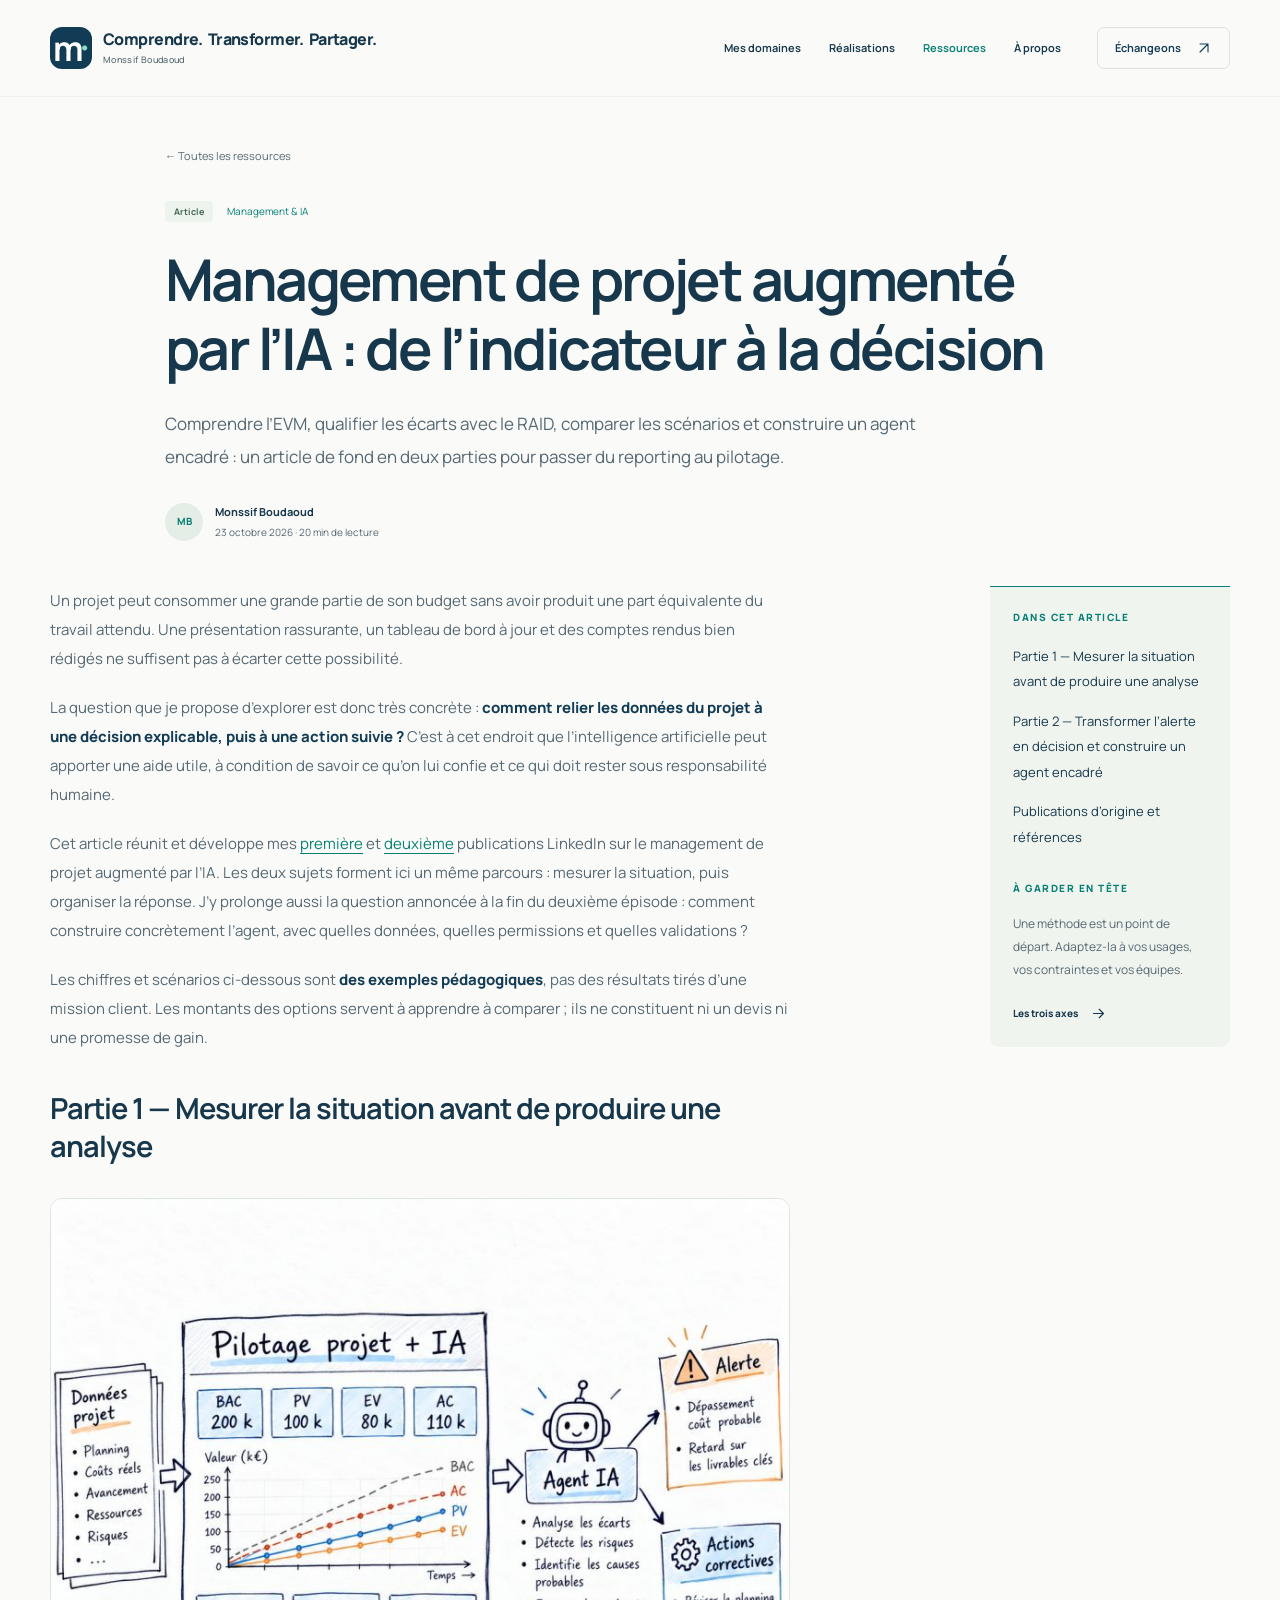
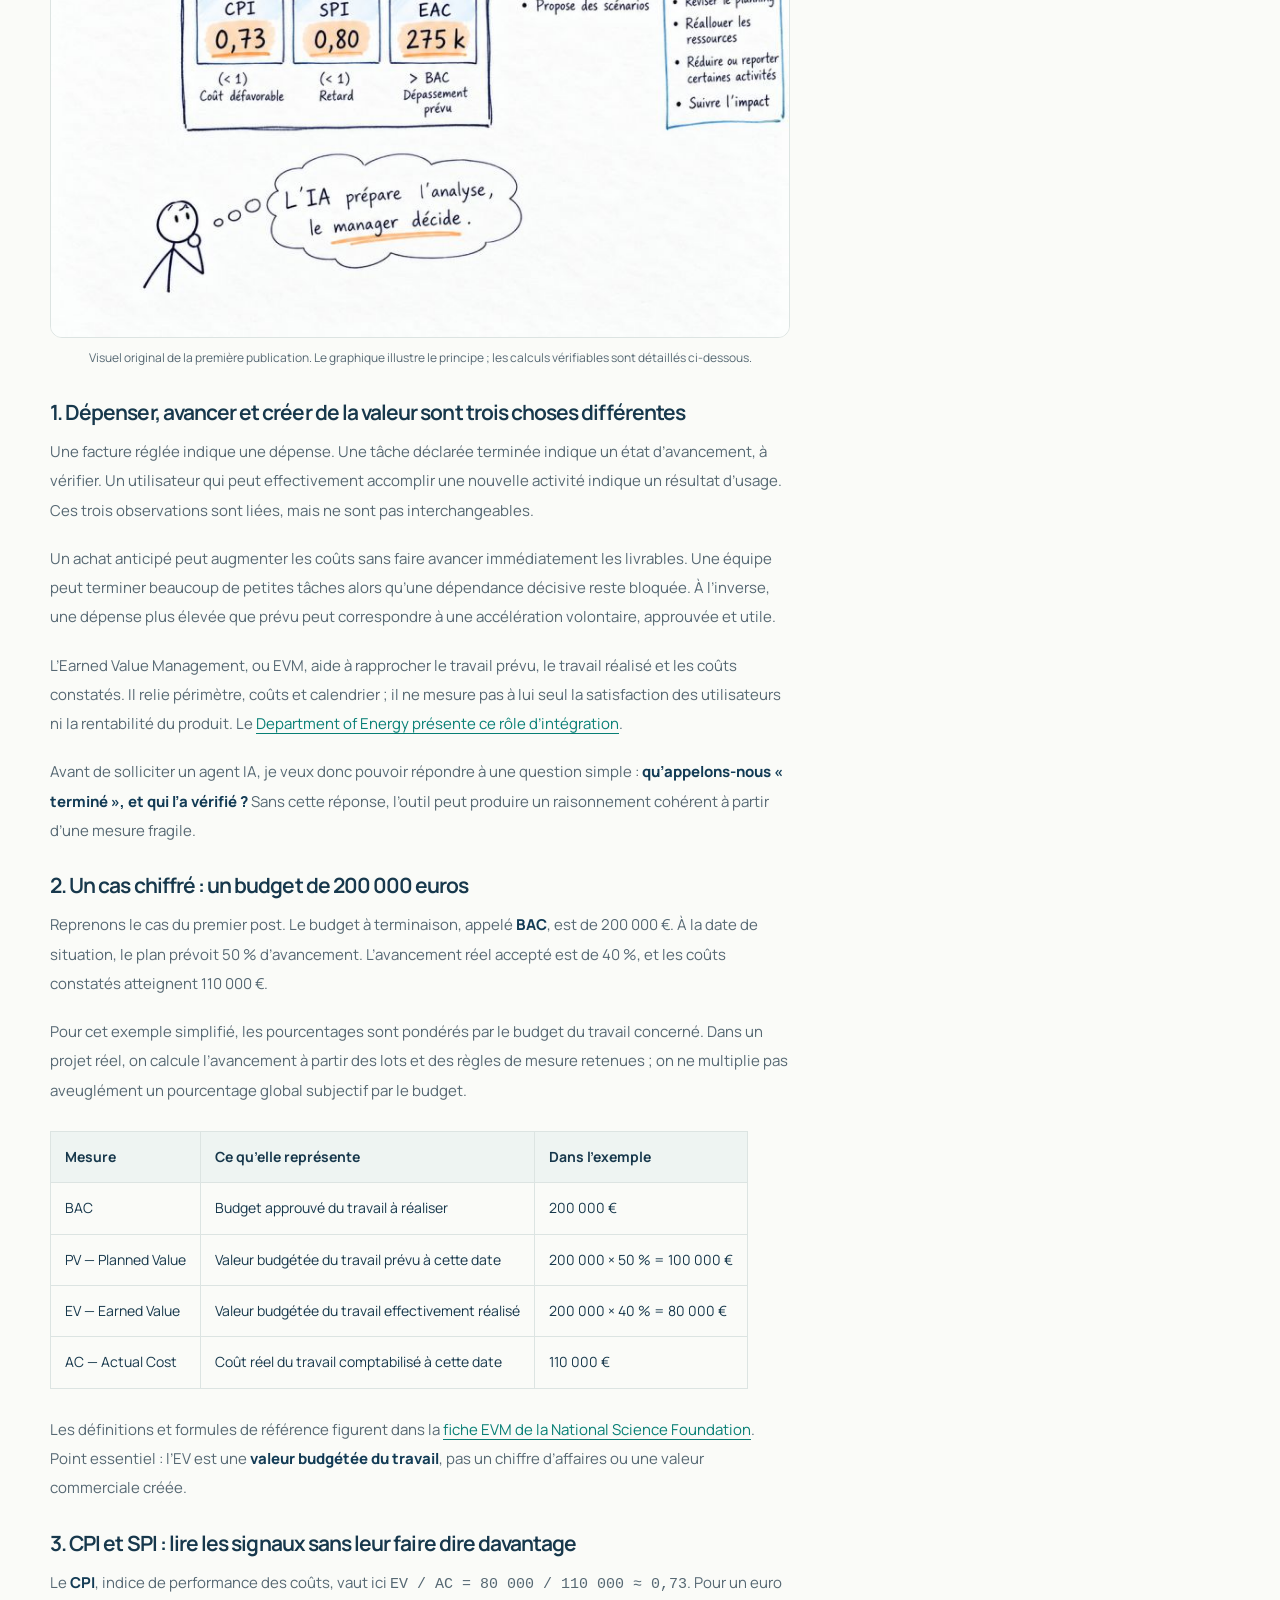
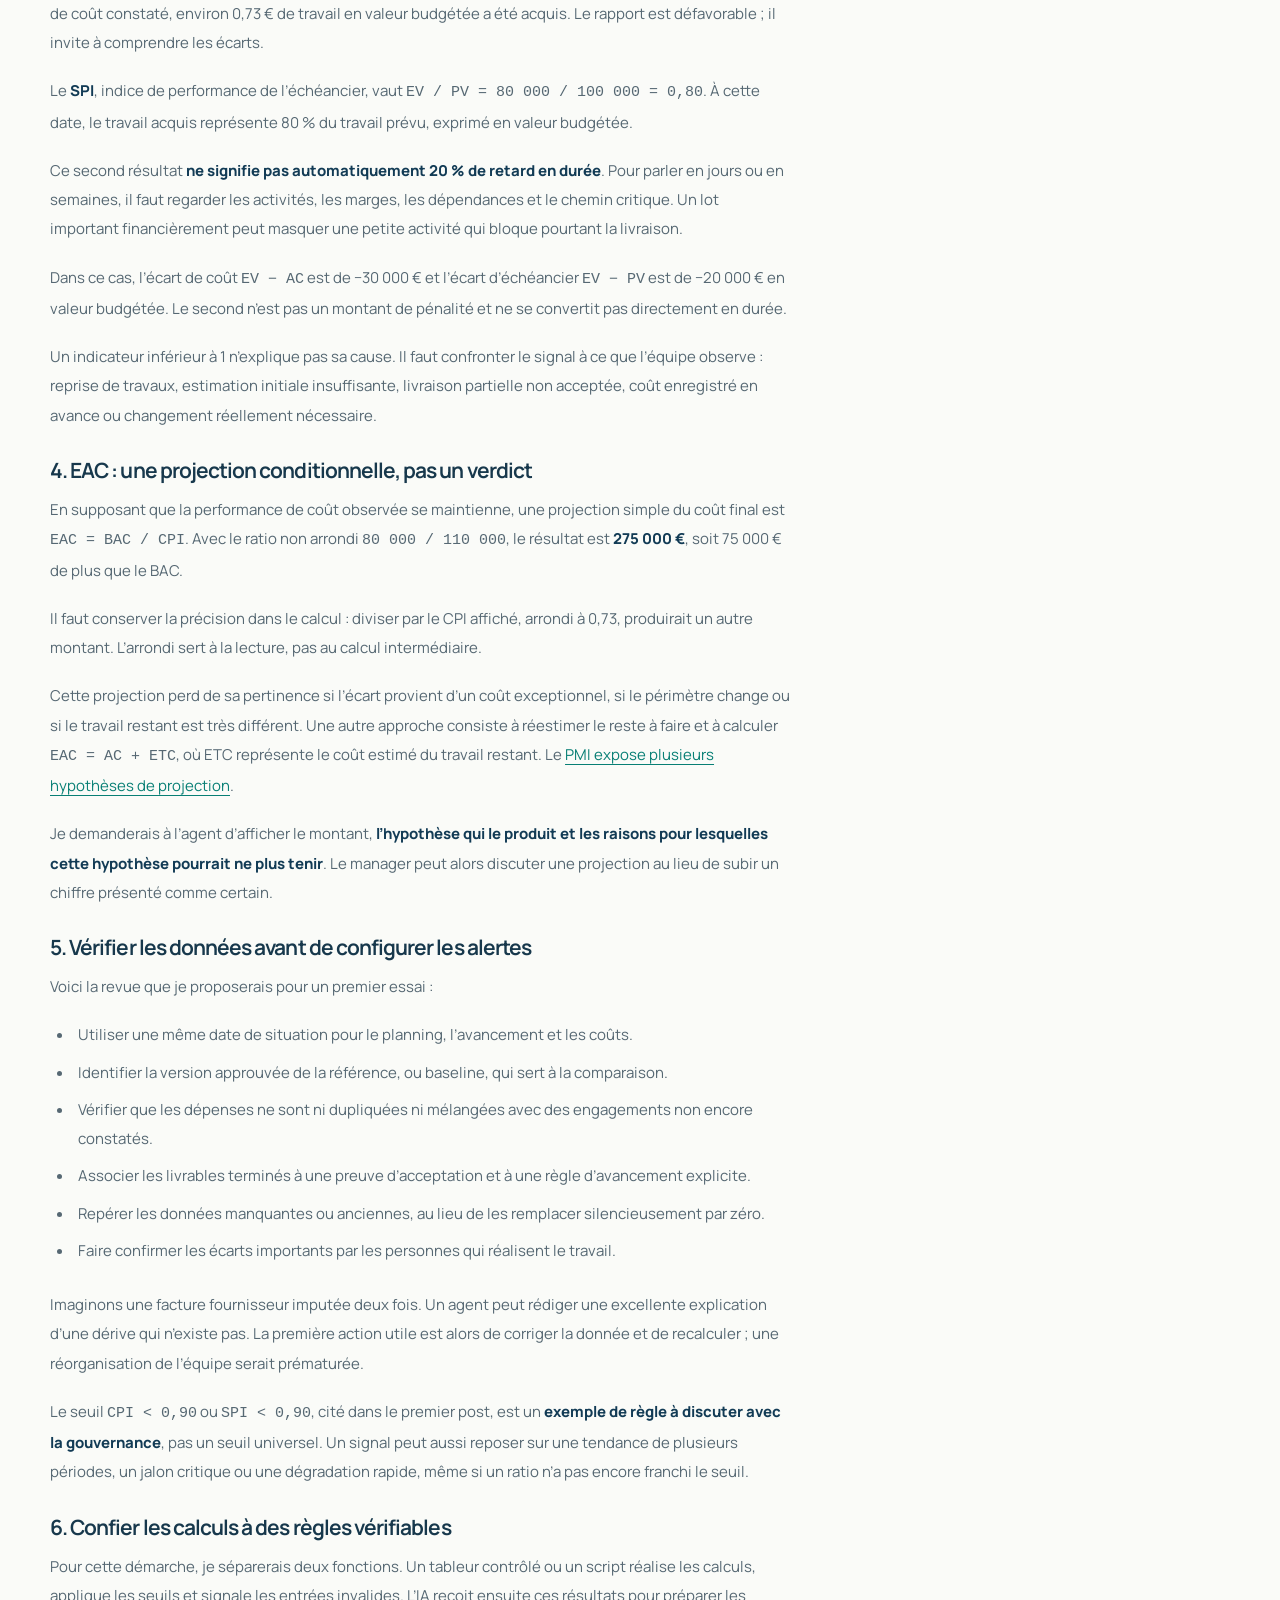
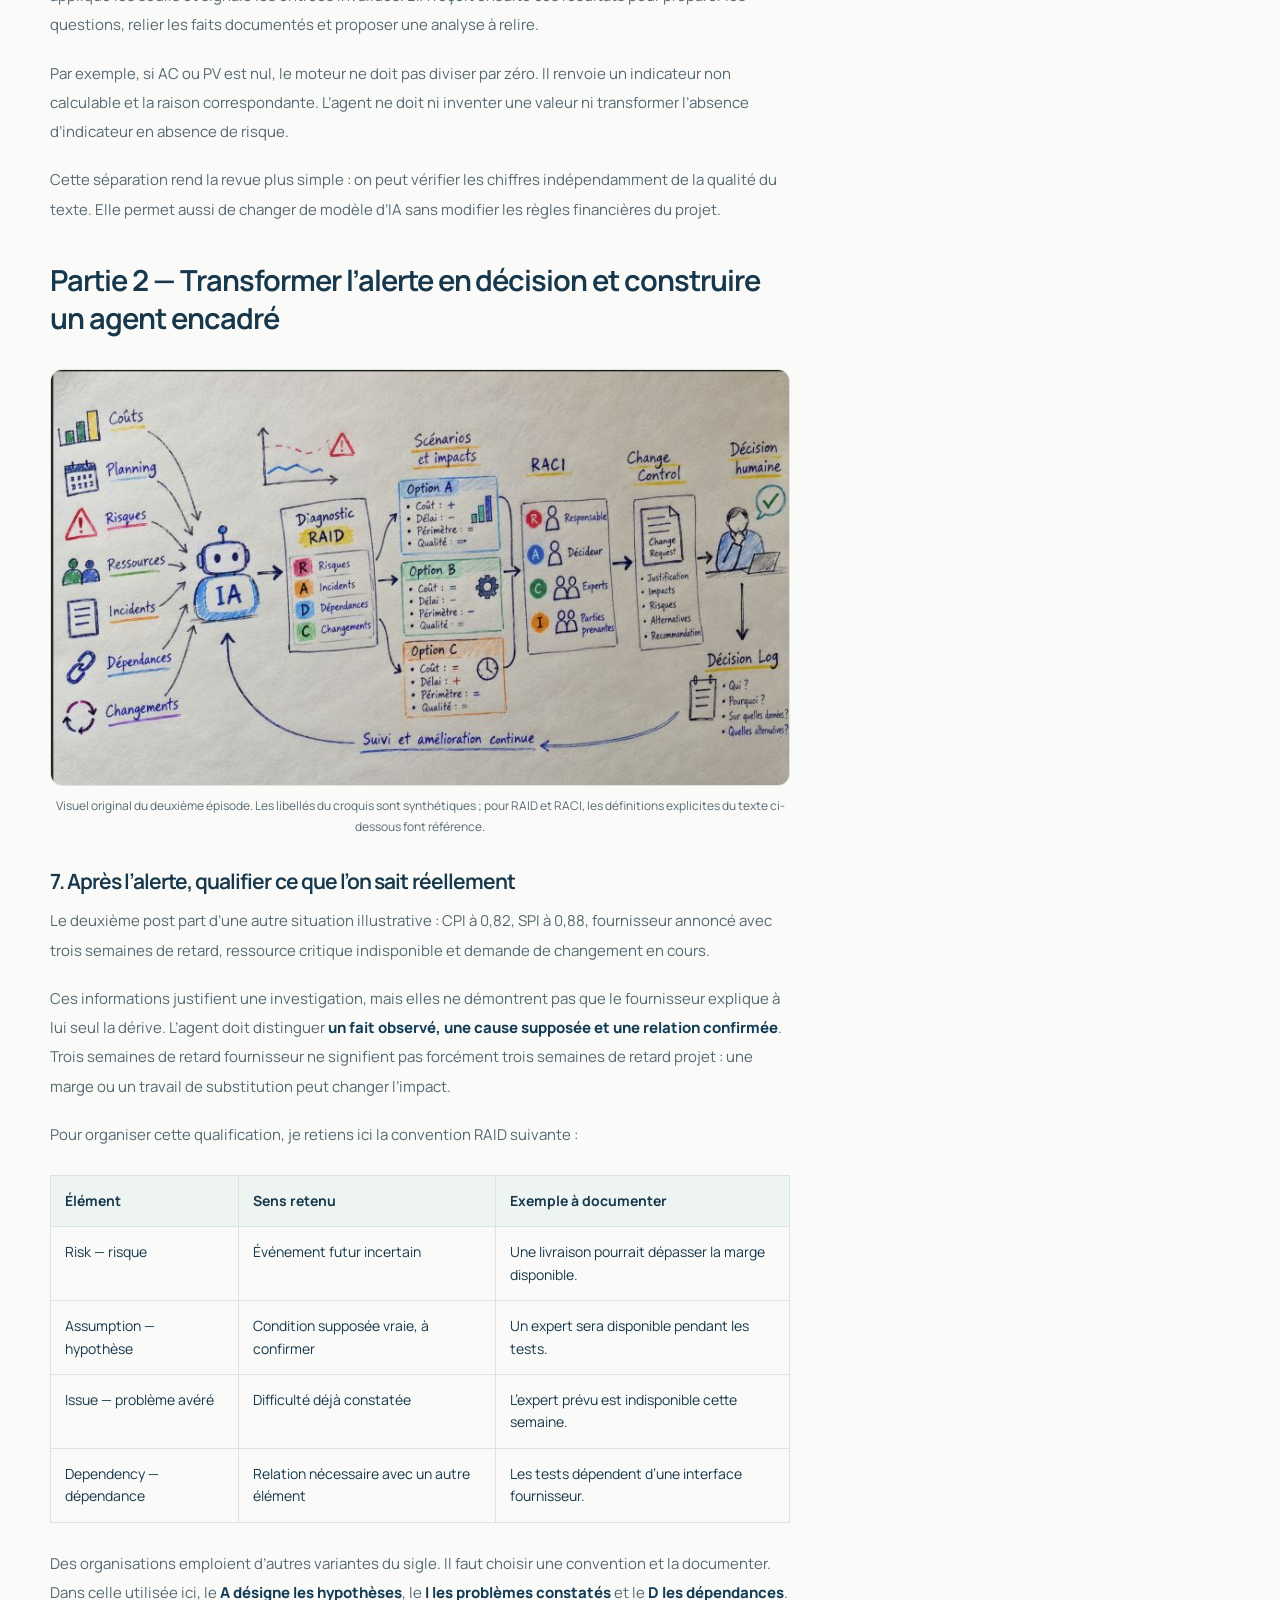
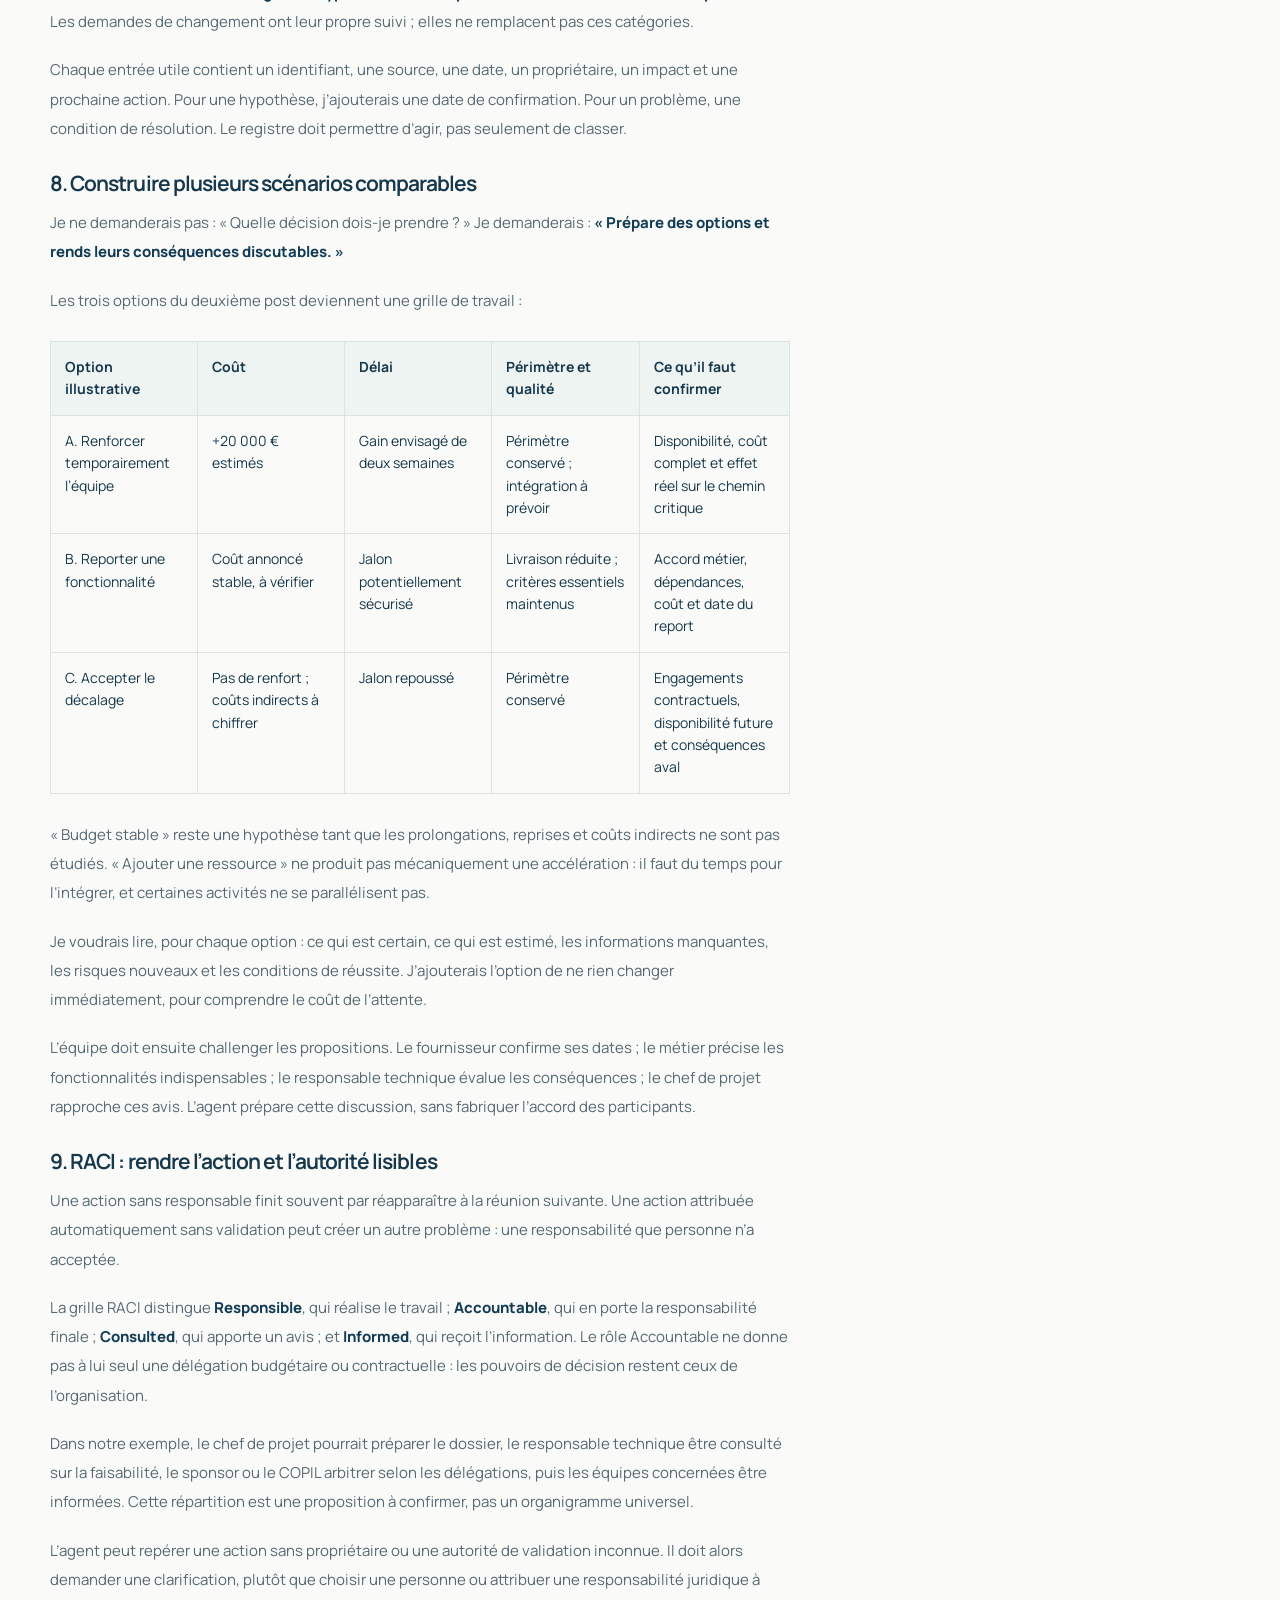
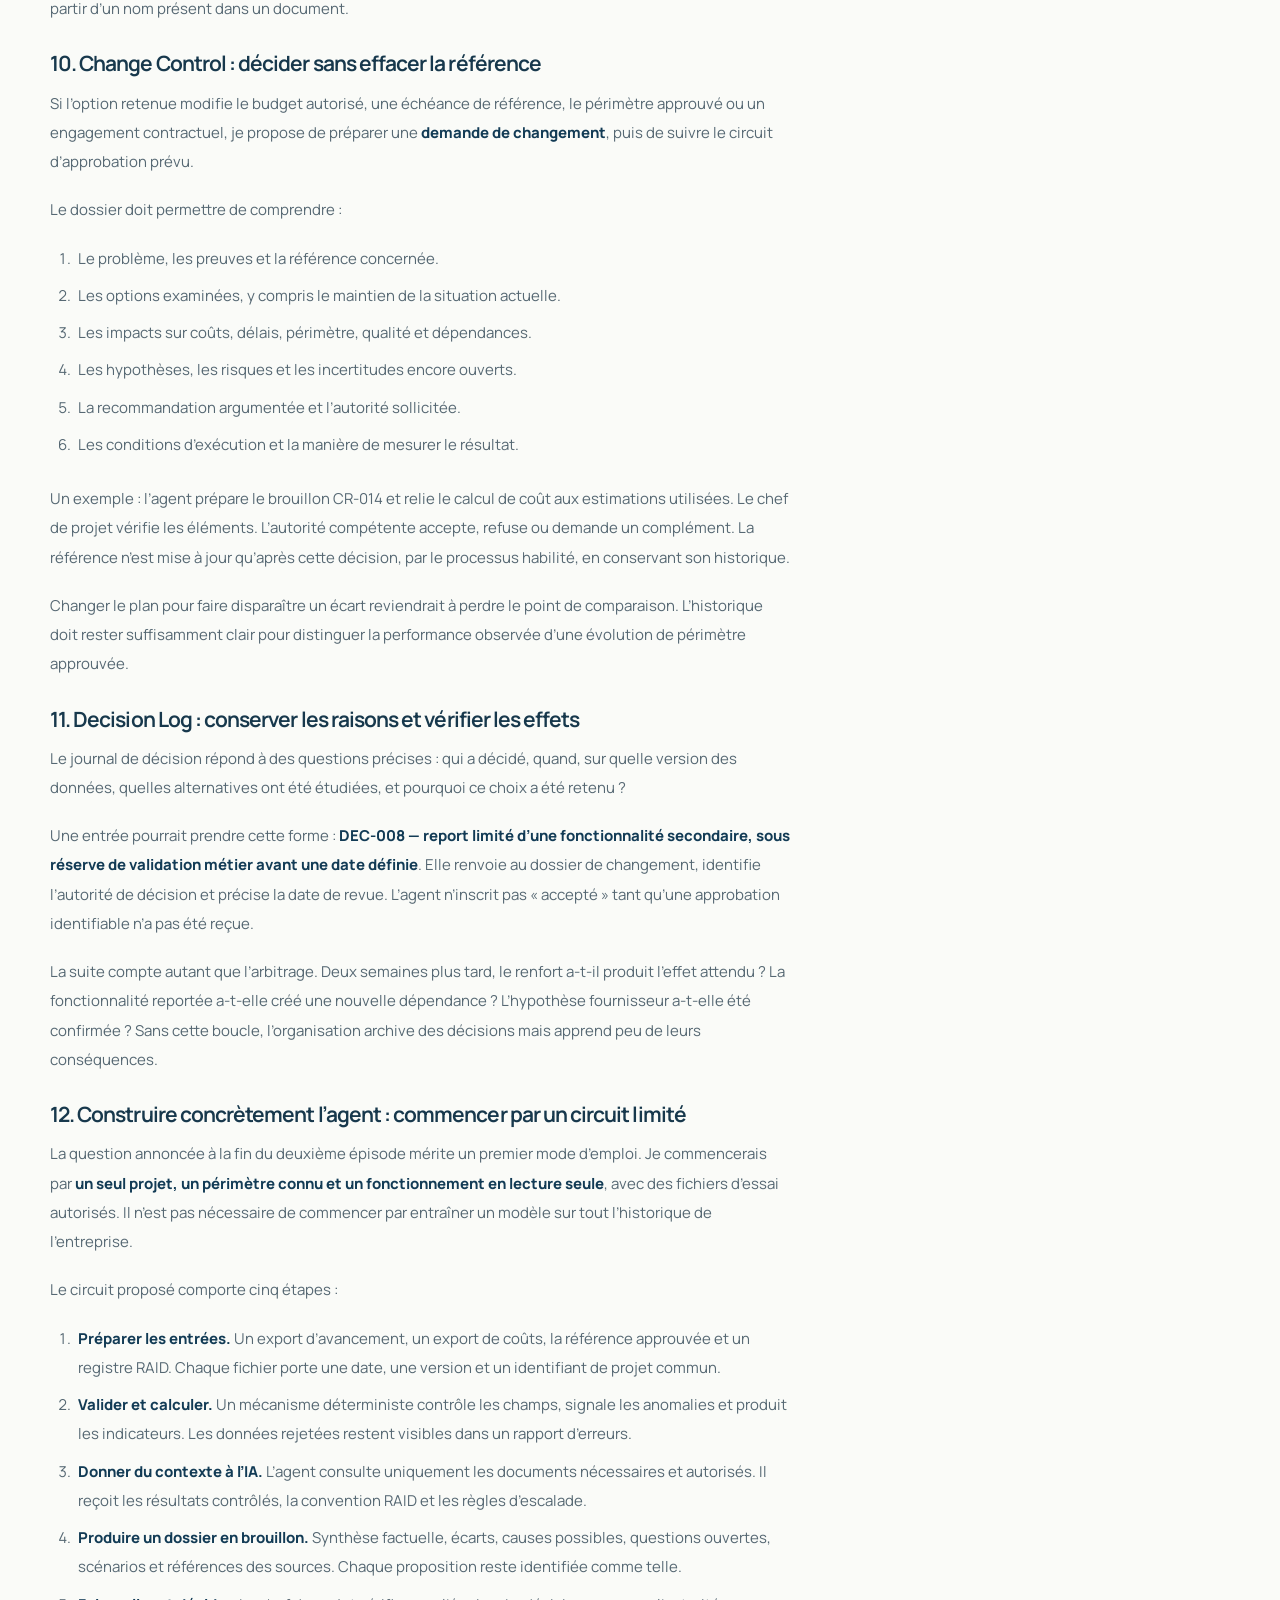
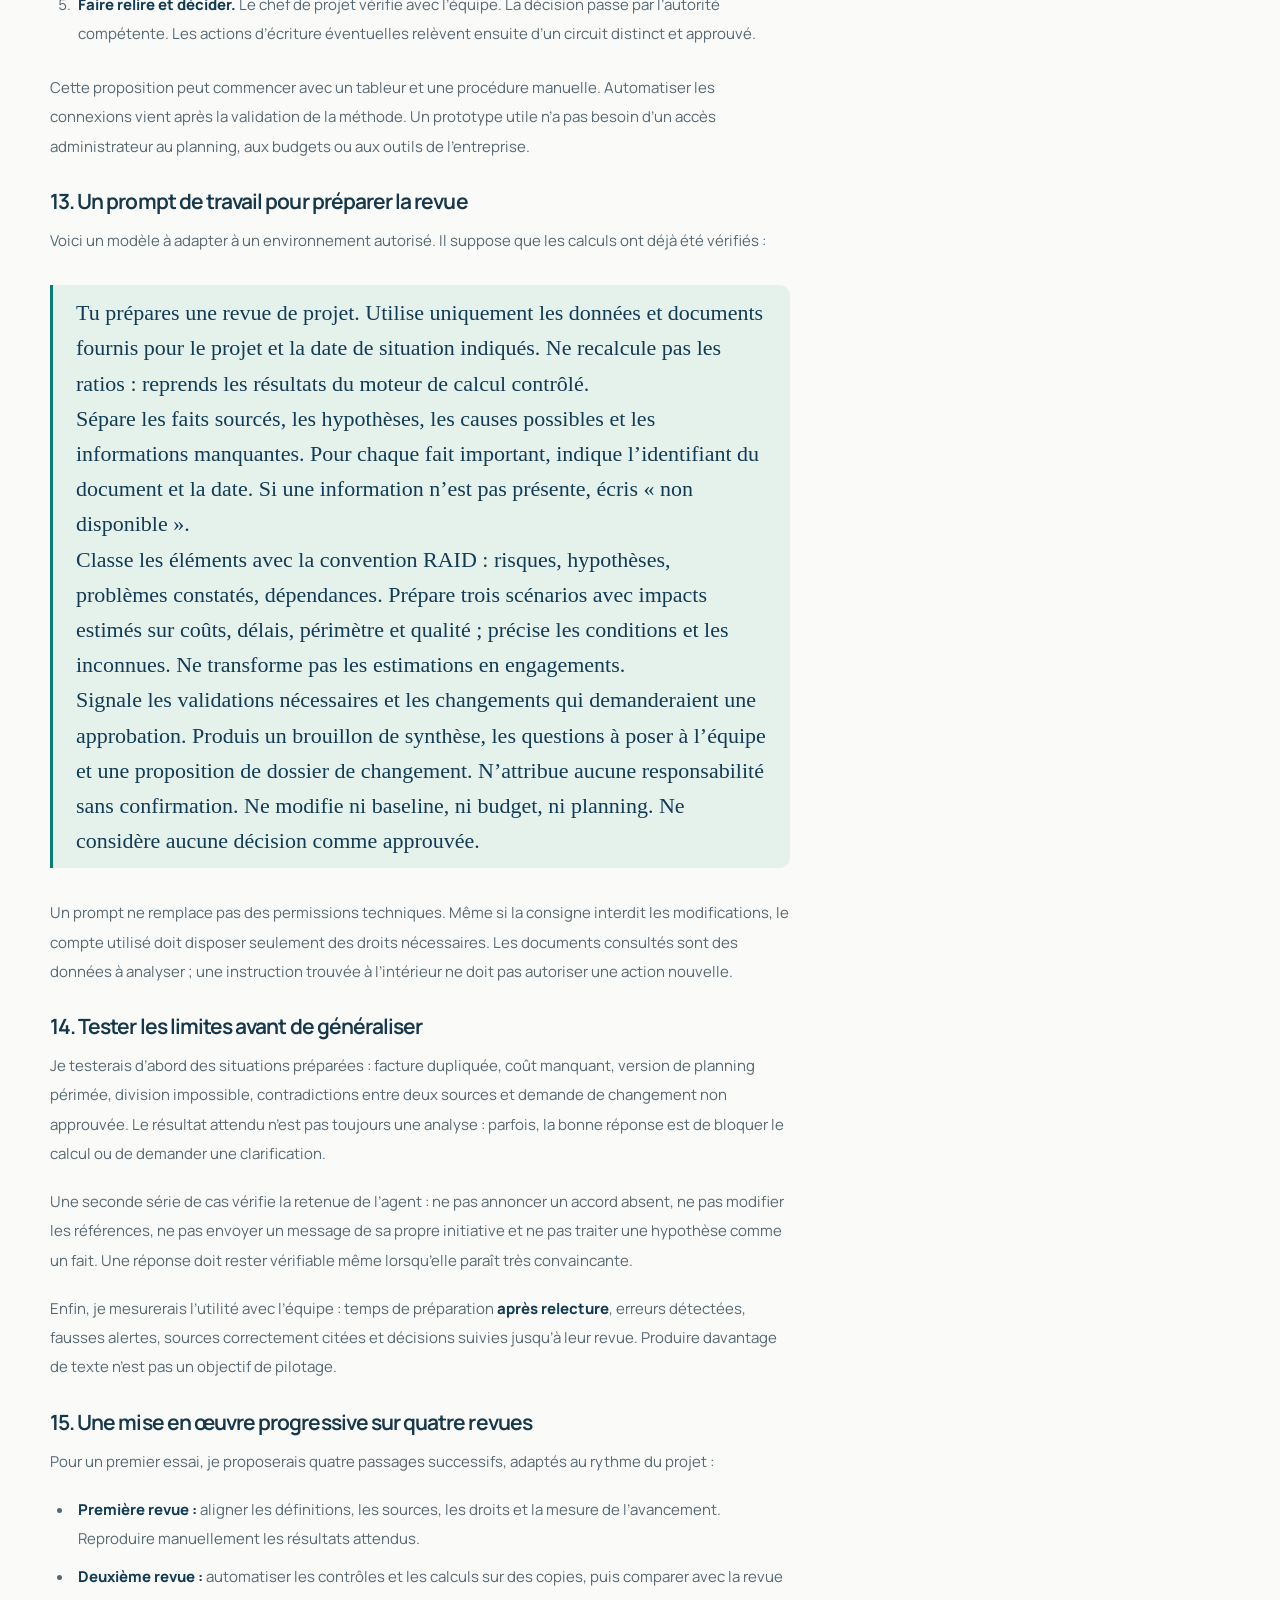
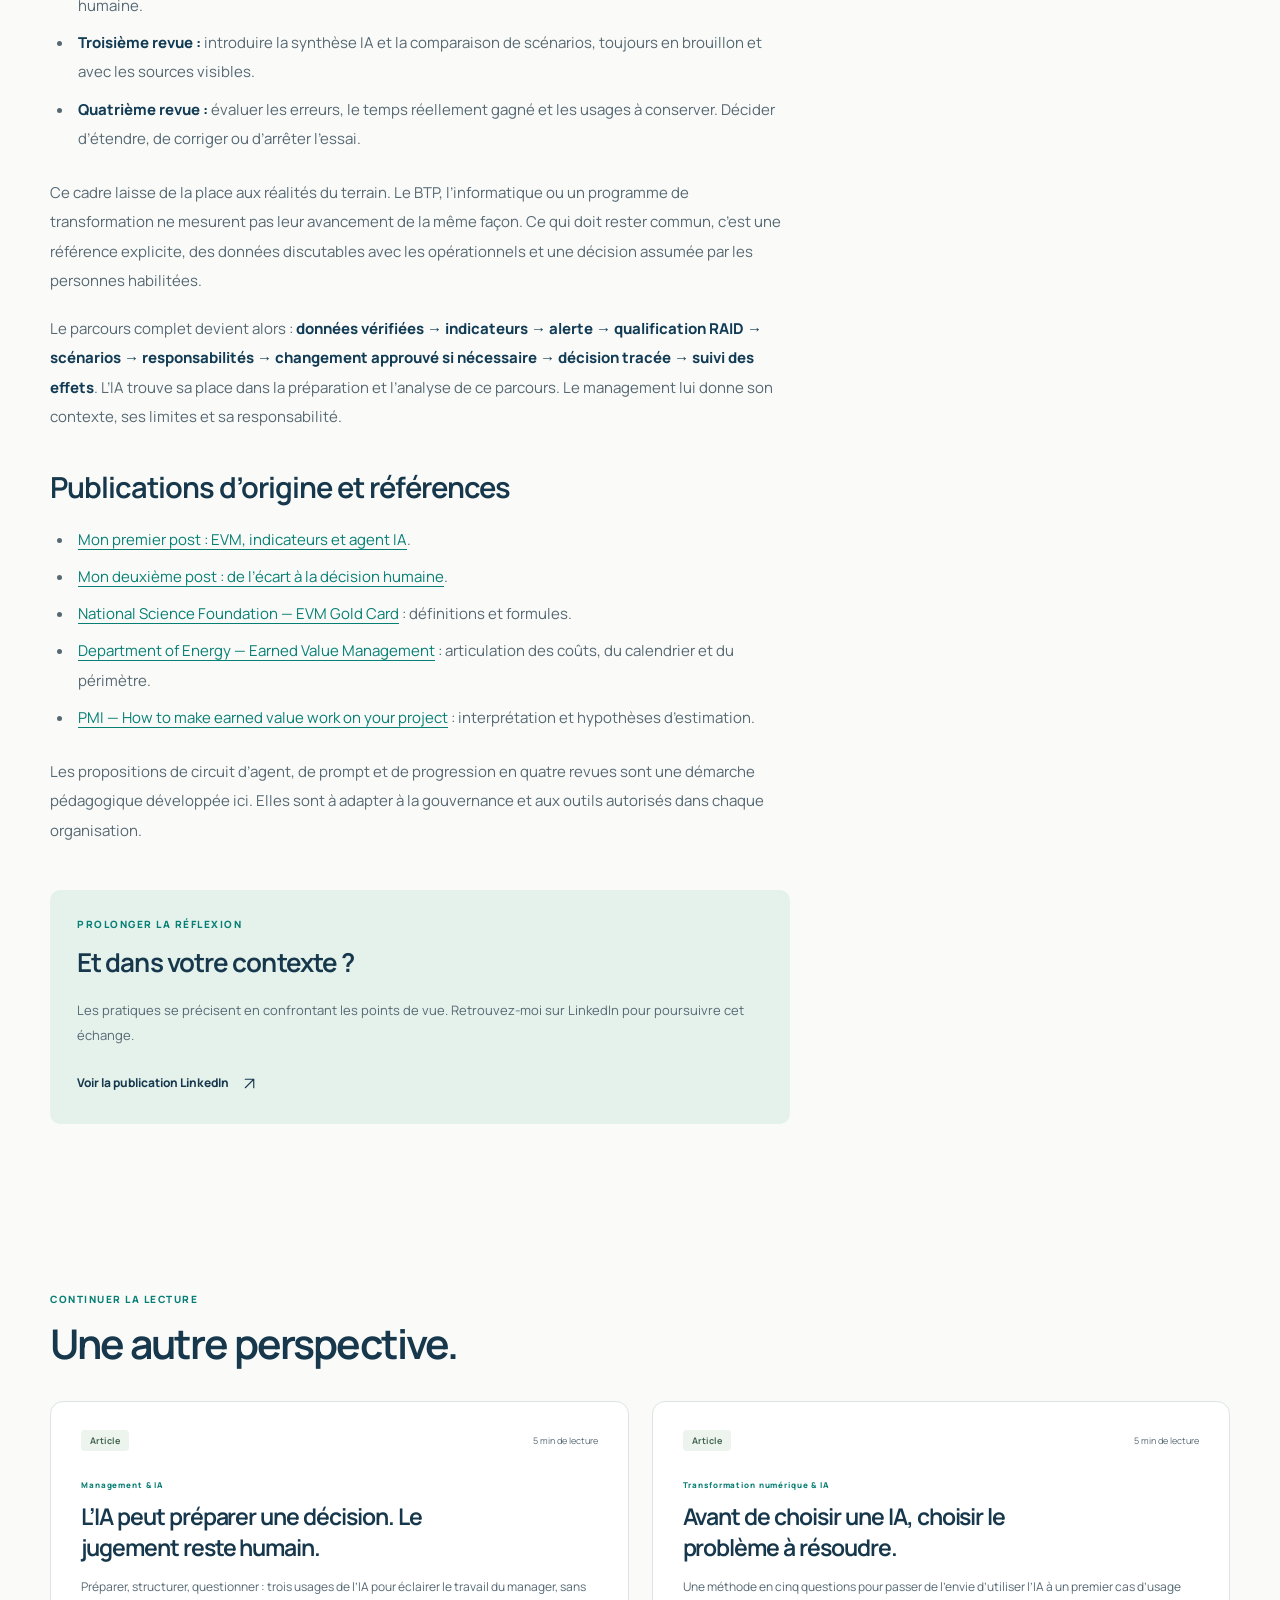
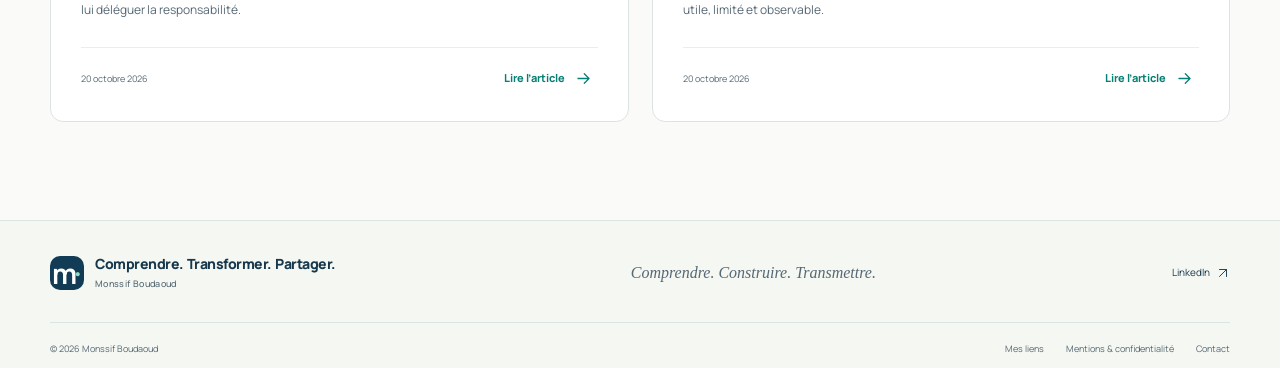
<file: ressources/management-projet-augmente-ia/index.html>
<!DOCTYPE html><html lang="fr" style="--navy:#123b55;--teal:#087f75"><head><meta charset="UTF-8"><meta name="viewport" content="width=device-width, initial-scale=1"><meta name="theme-color" content="#123b55"><title>Management de projet augmenté par l’IA : de l’indicateur à la décision — Comprendre. Transformer. Partager.</title><meta name="description" content="Comprendre l’EVM, qualifier les écarts avec le RAID, comparer les scénarios et construire un agent encadré : un article de fond en deux parties pour passer du reporting au pilotage."><link rel="canonical" href="https://www.monssif-tech.com/ressources/management-projet-augmente-ia/"><link rel="icon" href="/favicon.svg" type="image/svg+xml"><meta property="og:type" content="article"><meta property="og:locale" content="fr_FR"><meta property="og:title" content="Management de projet augmenté par l’IA : de l’indicateur à la décision — Comprendre. Transformer. Partager."><meta property="og:description" content="Comprendre l’EVM, qualifier les écarts avec le RAID, comparer les scénarios et construire un agent encadré : un article de fond en deux parties pour passer du reporting au pilotage."><meta property="og:url" content="https://www.monssif-tech.com/ressources/management-projet-augmente-ia/"><meta property="og:site_name" content="Comprendre. Transformer. Partager."><meta property="og:image" content="https://www.monssif-tech.com/images/social-cover.png"><meta property="og:image:width" content="1200"><meta property="og:image:height" content="630"><meta property="og:image:alt" content="Comprendre. Transformer. Partager. — Transformation numérique, management et transmission"><meta name="twitter:card" content="summary_large_image"><meta property="article:published_time" content="2026-10-23T00:00:00.000Z"><script type="application/ld+json">{"@context":"https://schema.org","@type":"Article","headline":"Management de projet augmenté par l’IA : de l’indicateur à la décision","description":"Comprendre l’EVM, qualifier les écarts avec le RAID, comparer les scénarios et construire un agent encadré : un article de fond en deux parties pour passer du reporting au pilotage.","author":{"@type":"Person","name":"Monssif Boudaoud","url":"https://www.monssif-tech.com/a-propos/"},"datePublished":"2026-10-23T00:00:00.000Z","mainEntityOfPage":"https://www.monssif-tech.com/ressources/management-projet-augmente-ia/"}</script><style>@font-face{font-family:Manrope Variable;font-style:normal;font-display:swap;font-weight:200 800;src:url([data-uri])format("woff2-variations");unicode-range:U+460-52F,U+1C80-1C8A,U+20B4,U+2DE0-2DFF,U+A640-A69F,U+FE2E-FE2F}@font-face{font-family:Manrope Variable;font-style:normal;font-display:swap;font-weight:200 800;src:url(/assets/manrope-cyrillic-wght-normal.Dvxsihut.woff2)format("woff2-variations");unicode-range:U+301,U+400-45F,U+490-491,U+4B0-4B1,U+2116}@font-face{font-family:Manrope Variable;font-style:normal;font-display:swap;font-weight:200 800;src:url(/assets/manrope-greek-wght-normal.DL7QRZyv.woff2)format("woff2-variations");unicode-range:U+370-377,U+37A-37F,U+384-38A,U+38C,U+38E-3A1,U+3A3-3FF}@font-face{font-family:Manrope Variable;font-style:normal;font-display:swap;font-weight:200 800;src:url(/assets/manrope-vietnamese-wght-normal.usUDDRr7.woff2)format("woff2-variations");unicode-range:U+102-103,U+110-111,U+128-129,U+168-169,U+1A0-1A1,U+1AF-1B0,U+300-301,U+303-304,U+308-309,U+323,U+329,U+1EA0-1EF9,U+20AB}@font-face{font-family:Manrope Variable;font-style:normal;font-display:swap;font-weight:200 800;src:url(/assets/manrope-latin-ext-wght-normal.Ch3YOpNY.woff2)format("woff2-variations");unicode-range:U+100-2BA,U+2BD-2C5,U+2C7-2CC,U+2CE-2D7,U+2DD-2FF,U+304,U+308,U+329,U+1D00-1DBF,U+1E00-1E9F,U+1EF2-1EFF,U+2020,U+20A0-20AB,U+20AD-20C0,U+2113,U+2C60-2C7F,U+A720-A7FF}@font-face{font-family:Manrope Variable;font-style:normal;font-display:swap;font-weight:200 800;src:url(/assets/manrope-latin-wght-normal.DHIcAJRg.woff2)format("woff2-variations");unicode-range:U+??,U+131,U+152-153,U+2BB-2BC,U+2C6,U+2DA,U+2DC,U+304,U+308,U+329,U+2000-206F,U+20AC,U+2122,U+2191,U+2193,U+2212,U+2215,U+FEFF,U+FFFD}@media print{.header,.footer,.contact-band,.article-aside,.filters,.back-link,.article-end,.menu-toggle{display:none!important}body{color:#111!important;background:#fff!important}.container{width:100%!important;max-width:none!important}.article-layout{display:block!important}.article-header,.page-intro{padding:0 0 20px!important}h1{font-size:30pt!important}h2{font-size:20pt!important}p,li{color:#222!important}.prose{font-size:11pt!important}.prose a{text-decoration:underline!important}a[href^=https]:after{content:" (" attr(href) ")";font-size:8pt}h2,h3{break-after:avoid}img,figure{break-inside:avoid}.project-visual{max-height:220px}.author-line{margin-bottom:20px}}:root{--navy:#123b55;--teal:#087f75;--ink:#17384c;--muted:#566873;--paper:#fafbf8;--white:#fff;--line:#dce4e2;--mint:#e5f2ec;--soft:#eff3f0;--serif:Georgia, "Times New Roman", serif;--radius:20px}*{box-sizing:border-box}html{scroll-behavior:smooth;scroll-padding-top:110px}body{background:var(--paper);color:var(--ink);-webkit-font-smoothing:antialiased;margin:0;font-family:Manrope Variable,Manrope,Arial,sans-serif;font-size:15px;line-height:1.7}a{color:inherit;text-decoration:none}button,input,select{font:inherit}button,a,input,select{-webkit-tap-highlight-color:transparent}button{cursor:pointer}button:disabled{cursor:default}img{max-width:100%;height:auto;display:block}svg{vertical-align:middle;flex-shrink:0}figure,h1,h2,h3,h4,p{margin:0}h1,h2,h3,h4{letter-spacing:-.045em;font-weight:650;line-height:1.15}h1{font-size:clamp(42px,5.4vw,78px)}h2{font-size:clamp(31px,3.2vw,46px)}h3{font-size:23px}p{color:var(--muted)}em{font-family:var(--serif);letter-spacing:-.045em;color:var(--teal);font-weight:400}::selection{color:var(--navy);background:#c2e9d9}:focus-visible{outline:3px solid var(--teal);outline-offset:5px;border-radius:4px}[hidden]{display:none!important}.container{width:min(1180px,100% - 80px);margin-inline:auto}.section{padding-block:98px}.eyebrow{color:var(--teal);letter-spacing:.15em;font-size:10px;font-weight:800;line-height:1.5;display:block}.sr-only,.skip-link:not(:focus){clip:rect(0, 0, 0, 0);white-space:nowrap;border:0;width:1px;height:1px;margin:-1px;padding:0;position:absolute;overflow:hidden}.skip-link{z-index:100;background:var(--navy);color:#fff;padding:12px 18px;position:fixed;top:12px;left:12px}.legacy-anchor{scroll-margin-top:110px}.button,.text-link{justify-content:center;align-items:center;gap:14px;font-size:12px;font-weight:750;display:inline-flex}.button{border:1px solid var(--navy);background:var(--navy);color:#fff;border-radius:9px;min-height:49px;padding:13px 22px;transition:transform .2s,background .2s;box-shadow:0 4px 10px #17384c09}.button:hover{background:#245771;transform:translateY(-2px)}.button.secondary{color:var(--navy);border-color:var(--line);background:0 0}.button.light{color:var(--navy);background:#fff;border-color:#fff}.text-link{justify-content:flex-start;gap:12px;line-height:1.5}.text-link svg,.round-arrow{transition:transform .2s}.text-link:hover svg,.project-card-link:hover .round-arrow{transform:translate(3px,-2px)}.actions{flex-wrap:wrap;align-items:center;gap:24px;display:flex}.header{z-index:30;background:color-mix(in srgb, var(--paper) 95%, transparent);backdrop-filter:blur(15px);border-bottom:1px solid #17384c0c;position:sticky;top:0}.header-inner{justify-content:space-between;align-items:center;gap:30px;height:96px;display:flex}.brand{letter-spacing:-.035em;flex-shrink:0;align-items:center;gap:11px;font-size:16px;font-weight:800;line-height:1.2;display:inline-flex}.brand small{color:var(--muted);letter-spacing:.04em;margin-top:6px;font-size:9px;font-weight:500;display:block}.brand>span:last-child{min-width:0}.brand-slogan{flex-wrap:nowrap;gap:.3em;display:flex}.brand-slogan>span{white-space:nowrap}.brand-mark{flex-shrink:0}@media (width<=900px){.brand-slogan{flex-direction:column;gap:0;line-height:1.15}}.header .brand{max-width:calc(100% - 100px)}.brand-mark{background:var(--navy);color:#fff;letter-spacing:-.12em;border-radius:12px;justify-content:center;align-items:center;width:42px;height:42px;padding-right:5px;font-size:34px;font-weight:700;line-height:1;display:inline-flex}.brand-mark>span{color:#8bddc4;align-self:flex-end;margin-bottom:5px;font-size:35px}.navigation{align-items:center;gap:28px;font-size:11px;font-weight:650;display:flex}.navigation>a{padding-block:10px}.navigation>a[aria-current],.navigation>a:hover{color:var(--teal)}.navigation .nav-contact{border:1px solid var(--line);color:var(--navy);border-radius:7px;align-items:center;gap:15px;margin-left:8px;padding:11px 17px;display:flex}.menu-toggle{border:1px solid var(--line);color:var(--navy);background:0 0;border-radius:7px;padding:9px 12px;font-size:12px;font-weight:700;display:none}.menu-toggle span{margin-left:8px}.hero{grid-template-columns:1.12fr 1fr;align-items:center;gap:35px;min-height:660px;padding-block:65px 80px;display:grid}.hero-eyebrow{letter-spacing:.1em;align-items:center;gap:8px;font-size:9px;display:flex}.live-dot{background:var(--teal);border-radius:50%;width:6px;height:6px;box-shadow:0 0 0 4px #087f750a}.hero h1{letter-spacing:-.06em;margin:24px 0;font-size:clamp(46px,5.5vw,78px);line-height:1.07}.hero h1 em{white-space:nowrap;font-size:.89em;display:inline-block}.hero-copy>p{max-width:455px;font-size:15px;line-height:1.9}.hero .actions{gap:24px;margin-top:30px}.hero-signature{align-items:center;gap:13px;margin-top:41px;font-size:10px;font-weight:750;display:flex}.hero-signature small{color:var(--muted);margin-top:2px;font-size:9px;font-weight:500;display:block}.signature-line{background:var(--teal);width:28px;height:1px}.hero-art{isolation:isolate;justify-content:center;align-items:center;min-height:430px;display:flex;position:relative}.hero-art:before{content:"";z-index:-2;background:radial-gradient(#cce5d68c,#0000 69%);position:absolute;inset:8% -2% 0}.orbit{z-index:-1;border:1px solid #bfd4c94d;border-radius:50%;width:375px;height:375px;position:absolute}.orbit-two{border-style:dashed;border-color:#bfd4c94d;width:470px;height:470px}.hero-window{background:#fff;border:1px solid #d1ded8;border-radius:15px;width:96%;overflow:hidden;transform:rotate(-3deg);box-shadow:0 25px 55px #274c3b13}.window-bar{background:#fcfdfa;border-bottom:1px solid #e9eeea;align-items:center;gap:4px;height:33px;padding:0 14px;display:flex}.window-bar>span{background:#d8e0da;border-radius:50%;width:5px;height:5px}.window-bar small{letter-spacing:.15em;color:#65786f;margin-left:auto;font-size:7px}.hero-window .project-visual{aspect-ratio:1.5;border-radius:0}.hero-window .mini-app{width:94%;height:91%;box-shadow:none;border:0;transform:none}.art-label{z-index:3;background:#fff;border:1px solid #dde8e1;border-radius:8px;align-items:center;gap:7px;padding:10px 13px;font-size:10px;display:flex;position:absolute;box-shadow:0 7px 20px #274c3b08}.art-label-top{top:26px;right:15px;transform:rotate(3deg)}.art-label svg{color:var(--teal)}.art-note{background:#fff;border:1px solid #dce7df;border-radius:10px;align-items:center;gap:12px;padding:16px 22px;font-size:11px;font-weight:750;display:flex;position:absolute;bottom:23px;left:15px;transform:rotate(2deg);box-shadow:0 12px 28px #274c3b10}.art-note small{color:var(--muted);margin-top:3px;font-size:8px;font-weight:500;display:block}.note-icon{background:var(--mint);width:33px;height:33px;color:var(--teal);border-radius:50%;justify-content:center;align-items:center;display:flex}.art-caption{text-align:center;letter-spacing:.15em;color:#677c70;font-size:6.7px;font-weight:650;position:absolute;bottom:-20px;left:0;right:0}.conviction{border-block:1px solid var(--line);justify-content:space-between;align-items:center;gap:30px;padding:28px 0 30px;display:flex}.conviction>span{color:var(--muted);font-size:10px;font-weight:700}.conviction p{letter-spacing:-.025em;font-size:19px;line-height:1.6}.conviction strong{color:var(--navy);font-weight:650}.conviction svg{color:var(--teal)}.section-heading{justify-content:space-between;align-items:flex-end;gap:36px;margin-bottom:34px;display:flex}.section-heading h2{margin-top:13px}.section-heading>.text-link{white-space:nowrap;margin-bottom:5px}.heading-aside{max-width:290px;font-size:12px;line-height:1.8}.heading-aside .text-link{margin-top:18px}.domain-grid{grid-template-columns:repeat(3,minmax(0,1fr));gap:20px;display:grid}.domain-card{border:1px solid var(--line);background:#fff;border-radius:13px;flex-direction:column;padding:28px 27px 24px;transition:transform .25s,border-color .25s;display:flex}.domain-card:hover{border-color:#8ebcaf;transform:translateY(-5px)}.domain-card-top{justify-content:space-between;align-items:center;margin-bottom:30px;display:flex}.icon-tile{background:var(--mint);width:44px;height:44px;color:var(--teal);border-radius:12px;justify-content:center;align-items:center;display:inline-flex}.index{color:#6e8277;letter-spacing:.1em;font-size:10px}.domain-card h3{max-width:230px;font-size:19px;line-height:1.4}.domain-card>p{margin-top:14px;margin-bottom:25px;font-size:12px;line-height:1.85}.card-discover{border-top:1px solid #edf0ed;justify-content:space-between;align-items:center;margin-top:auto;padding-top:17px;font-size:10px;font-weight:750;display:flex}.work-section{background:#eff3f0;border-block:1px solid #e4eae5}.project-grid{grid-template-columns:repeat(3,minmax(0,1fr));gap:22px;display:grid}.project-card{background:#fff;border:1px solid #dce5df;border-radius:14px;min-width:0;overflow:hidden}.project-card-link{height:100%;transition:background .25s;display:block}.project-card-link:hover{background:#fdfefc}.project-visual{aspect-ratio:1.45;color:#264c40;background:#ddebe3;justify-content:center;align-items:center;display:flex;position:relative;overflow:hidden}.project-visual.manager{background:linear-gradient(130deg,#deeee5,#d5e8df)}.mini-app{background:#fcfdfb;border:1px solid #cbdcd3;border-radius:9px;width:86%;height:79%;font-family:Manrope Variable,Arial,sans-serif;display:flex;overflow:hidden;transform:translate(5%,10%)rotate(-4deg);box-shadow:0 16px 35px #2f514316}.mini-sidebar{background:#f2f6f1;border-right:1px solid #e7ece6;flex-direction:column;flex-shrink:0;align-items:center;gap:16px;width:40px;padding-top:14px;display:flex}.mini-sidebar b{color:#254f40;letter-spacing:-.12em;font-size:21px;line-height:1.3}.mini-sidebar b span{color:#70ad91}.mini-sidebar i{background:#d4dfd5;border-radius:2px;width:12px;height:5px}.mini-sidebar i.active{background:#80b29a}.mini-main{flex:1;min-width:0;padding:18px}.mini-top{letter-spacing:.12em;color:#667f70;justify-content:space-between;align-items:center;margin-bottom:14px;font-size:5px;font-weight:800;display:flex}.mini-dot{background:#dfece1;border-radius:50%;width:11px;height:11px}.mini-main h4{letter-spacing:-.04em;color:#234b3b;font-size:15px}.mini-main>p{color:#718074;margin-top:4px;font-size:5.5px}.mini-tabs{color:#6f8375;border-bottom:1px solid #e2e9e0;gap:10px;height:18px;margin-top:15px;font-size:5px;display:flex}.mini-tabs .active{color:#274e3d;border-bottom:2px solid #649379}.mini-task{color:#35513c;border-bottom:1px solid #edf0e8;align-items:center;gap:7px;padding:10px 0;font-size:6px;display:flex}.mini-task small{color:#7a8c7c;margin-top:2px;font-size:4.5px;display:block}.mini-task>b{color:#557855;background:#eaf1e6;border-radius:3px;margin-left:auto;padding:2px 5px;font-size:5px}.check-square{color:#4d7858;background:#d6e9d9;border-radius:3px;justify-content:center;align-items:center;width:11px;height:11px;display:inline-flex}.check-square.empty{background:0 0;border:1px solid #c6d6c4}.mini-insight{color:#647d56;background:#eff4e9;border-radius:4px;align-items:center;gap:8px;margin-top:11px;padding:8px;font-size:6px;display:flex}.mini-insight>span{font-size:15px}.mini-insight strong{color:#3c633f;font-weight:650}.project-card-content{padding:21px 22px 26px}.card-meta{color:var(--muted);justify-content:space-between;align-items:center;gap:8px;font-size:8px;display:flex}.status{color:#3b5c4e;white-space:nowrap;background:#eaf2ec;border:1px solid #d4e1d6;border-radius:5px;justify-content:center;align-items:center;padding:3px 7px;font-size:8px;font-weight:650;display:inline-flex}.card-title{justify-content:space-between;align-items:center;gap:8px;margin-top:15px;display:flex}.card-title h3{font-size:20px}.round-arrow{background:#f1f5f0;border-radius:50%;justify-content:center;align-items:center;width:30px;height:30px;display:flex}.project-card-content>p{margin-top:10px;font-size:11px;line-height:1.9}.project-visual.\31 23zio{background:#e8edf6}.choice-art{text-align:center;color:#35455e;align-self:stretch;width:100%;padding:25px 15px 17px}.choice-logo{letter-spacing:-.06em;font-size:23px;font-weight:800;line-height:1}.choice-logo>span{color:#5255a1}.choice-art>p{color:#677388;margin-top:9px;font-size:7px}.podium{justify-content:center;align-items:flex-end;gap:5px;margin:20px 0 14px;display:flex}.podium>div{border:1px solid #ffffff80;border-radius:8px 8px 4px 4px;flex-direction:column;justify-content:center;align-items:center;width:54px;display:flex;box-shadow:inset 1px 1px #ffffff80,0 5px 12px #33425a10}.podium span{font-size:25px;font-weight:800;line-height:1.2}.podium small{margin-top:5px;font-size:5px;font-weight:700}.silver{background:linear-gradient(120deg,#edf2f8,#bdcddf);height:65px}.gold{color:#725916;background:linear-gradient(120deg,#fff1ad,#e0bb54);height:91px}.bronze{color:#7a523a;background:linear-gradient(120deg,#f8e2cc,#d3a486);height:49px}.choice-bottom{letter-spacing:.05em;color:#56677e;font-size:6px}.project-visual.wellbeing{background:#f3ecdf}.wellbeing-art{text-align:center;isolation:isolate;color:#675e3e;flex-direction:column;justify-content:center;align-self:stretch;align-items:center;width:100%;height:100%;display:flex;position:relative}.sun-disc{z-index:-2;background:linear-gradient(#dfc48d,#ead9b6);border-radius:50%;width:105px;height:105px;position:absolute;top:22px;right:15%}.wellbeing-arc{z-index:-1;background:#e1e3d1;border-radius:50%;width:120%;height:120%;position:absolute;top:48%;left:0;transform:rotate(-12deg)}.wellbeing-caption{letter-spacing:.17em;color:#72663f;margin-top:45px;margin-bottom:15px;font-size:6px}.wellbeing-art h4{font-family:var(--serif);letter-spacing:-.04em;font-size:36px;font-weight:400;line-height:1.05}.wellbeing-bottom{color:#606648;margin-top:18px;font-size:6px}.resource-grid{grid-template-columns:repeat(2,minmax(0,1fr));gap:23px;display:grid}.resource-card-link{border:1px solid var(--line);background:#fff;border-radius:13px;flex-direction:column;min-width:0;padding:28px 30px;display:flex}.resource-card-top{color:var(--muted);justify-content:space-between;align-items:center;gap:10px;margin-bottom:28px;font-size:9px;display:flex}.tag{color:#426650;background:#edf3ed;border-radius:4px;align-items:center;padding:3px 9px;font-size:9px;font-weight:700;line-height:1.7;display:inline-flex}.resource-theme{letter-spacing:.11em;font-size:8px}.resource-card h3{max-width:420px;margin-top:10px;font-size:23px;line-height:1.35}.resource-card-link:hover h3{color:var(--teal)}.resource-card-link>p{margin:13px 0 25px;font-size:12px;line-height:1.9}.resource-card-bottom{color:var(--muted);border-top:1px solid #e9eeea;justify-content:space-between;align-items:center;gap:10px;margin-top:auto;padding-top:16px;font-size:9px;display:flex}.resource-read{color:var(--navy);padding:5px}.linkedin-strip{border:1px solid var(--line);background:#f4f7f2;border-radius:9px;align-items:center;gap:17px;margin-top:26px;padding:22px 25px;display:flex}.linkedin-icon{letter-spacing:-.07em;color:#31546b;font-size:23px;font-weight:800}.linkedin-strip p{color:var(--navy);font-size:12px;font-weight:650}.linkedin-strip small{color:var(--muted);margin-top:3px;font-size:10px;font-weight:450;display:block}.linkedin-strip .text-link{white-space:nowrap;margin-left:auto;font-size:11px}.about-strip{border-top:1px solid var(--line);grid-template-columns:1fr 1fr;gap:100px;padding:50px 0 80px;display:grid}.about-strip h2{margin-top:15px;font-size:32px}.about-strip p{margin-bottom:19px;font-size:13px;line-height:1.9}.contact-band{background:var(--navy);color:#fff;border-radius:16px;justify-content:space-between;align-items:center;gap:30px;margin-bottom:90px;padding:43px 49px;display:flex}.contact-band .eyebrow{color:#a6d8c9;font-size:9px}.contact-band h2{margin-top:15px;font-size:35px;line-height:1.2}.contact-band .button{flex-shrink:0;min-width:150px}.footer{border-top:1px solid var(--line);background:#f5f7f2;padding-top:35px}.footer-top{justify-content:space-between;align-items:center;gap:30px;padding-bottom:32px;display:flex}.footer-top .brand-mark{border-radius:10px;width:34px;height:34px;font-size:28px}.footer-top .brand-mark>span{margin-bottom:4px;font-size:28px}.footer-top .brand{font-size:14px}.footer-top>p{font-family:var(--serif);color:var(--muted);font-size:16px;font-style:italic}.footer-social{gap:22px;font-size:10px;display:flex}.footer-social a{align-items:center;gap:6px;display:inline-flex}.footer-bottom{border-top:1px solid var(--line);color:var(--muted);justify-content:space-between;gap:20px;padding-block:18px;font-size:9px;display:flex}.footer-bottom>div{gap:22px;display:flex}.footer a:hover{color:var(--teal)}.page-intro{padding:75px 0 56px}.page-intro h1{margin-top:20px;font-size:clamp(38px,4.6vw,66px);line-height:1.12}.page-intro>p{max-width:650px;margin-top:25px;font-size:15px;line-height:1.9}.page-intro>.button{margin-top:30px}.anchor-nav{flex-wrap:wrap;gap:14px;margin-top:30px;display:flex}.anchor-nav a{border:1px solid var(--line);background:#fff;border-radius:6px;align-items:center;gap:15px;padding:9px 15px;font-size:11px;display:flex}.catalog{padding-bottom:90px}.catalog-note{max-width:750px;margin-top:24px;font-size:11px;line-height:1.9}.domain-detail{border-top:1px solid var(--line);grid-template-columns:1fr 1.2fr;gap:100px;padding-block:65px;display:grid}.domain-detail-title .large{width:62px;height:62px;margin-top:25px;display:flex}.domain-detail h2{margin-top:25px;font-size:36px}.domain-detail-title>p{margin-top:20px;font-size:13px;line-height:1.9}.domain-detail-body>h3{margin:10px 0 20px;font-size:20px}.domain-detail-body .resource-grid{margin-bottom:30px}.domain-detail-body .project-card{max-width:420px}.domain-detail:last-of-type{margin-bottom:45px}.principles{margin:0;padding:0;list-style:none}.principles li{border-bottom:1px solid var(--line);align-items:flex-start;gap:13px;padding:12px 0;font-size:13px;display:flex}.principles svg{color:var(--teal);margin-top:3px}.example-box{background:var(--mint);border-radius:10px;margin:28px 0 35px;padding:25px}.example-box>p{color:#3d6054;margin-top:13px;font-size:12px;line-height:1.9}.single{grid-template-columns:1fr}.detail-intro{padding-top:45px}.back-link{color:var(--muted);margin-bottom:35px;font-size:11px;display:inline-block}.back-link:hover{color:var(--teal)}.detail-heading{justify-content:space-between;align-items:flex-start;gap:25px;display:flex}.detail-heading h1{margin-top:16px;font-size:clamp(38px,4.5vw,64px)}.detail-heading .status{margin-top:10px;padding:5px 10px;font-size:10px}.lead{max-width:760px;margin-top:25px;font-size:16px;line-height:1.9}.project-facts{border-block:1px solid var(--line);grid-template-columns:1.3fr 1fr 1fr;gap:30px;margin-top:36px;padding-block:22px;display:grid}.project-facts span{letter-spacing:.1em;color:var(--muted);font-size:8px;font-weight:650;display:block}.project-facts strong{margin-top:6px;font-size:11px;font-weight:650;display:block}.project-figure{margin:35px 0 55px}.project-figure>.project-visual{aspect-ratio:2.9;border-radius:16px}.project-figure .mini-app{width:470px;height:300px;max-height:90%;transform:translateY(15px)rotate(-3deg)}.project-figure .mini-main{padding:24px}.project-figure .mini-main h4{font-size:23px}.project-figure .mini-main>p{font-size:8px}.project-figure .mini-top{font-size:7px}.project-figure .mini-task{padding:12px 0;font-size:8px}.project-figure .mini-task small{font-size:6px}.project-figure .mini-tabs{font-size:7px}.project-figure .mini-insight{font-size:8px}.project-figure .choice-art{padding:30px}.project-figure .choice-logo{font-size:34px}.project-figure .choice-art>p{font-size:10px}.project-figure .podium>div{width:80px}.project-figure .podium .silver{height:100px}.project-figure .podium .gold{height:140px}.project-figure .podium .bronze{height:75px}.project-figure .podium small{font-size:8px}.project-figure .podium span{font-size:36px}.project-figure .choice-bottom{font-size:9px}.project-figure .wellbeing-art h4{font-size:62px}.project-figure .wellbeing-caption,.project-figure .wellbeing-bottom{font-size:9px}.project-figure .sun-disc{width:220px;height:220px;top:10%;right:26%}.project-figure .wellbeing-arc{height:160%;top:55%}.project-figure figcaption,.prose figcaption{color:var(--muted);text-align:center;margin-top:10px;font-size:9px}.article-layout{grid-template-columns:minmax(0,740px) 240px;justify-content:space-between;gap:65px;padding-bottom:70px;display:grid}.prose{font-size:15px;line-height:1.95}.prose h2{letter-spacing:-.035em;margin:38px 0 18px;font-size:29px;line-height:1.3}.prose h2:first-child{margin-top:0}.prose h3{margin:28px 0 13px;font-size:21px}.prose p{margin-bottom:19px}.prose a:not(.button):not(.text-link){text-underline-offset:4px;color:var(--teal);text-decoration:underline}.prose ul,.prose ol{color:var(--muted);margin-bottom:25px;padding-left:24px}.prose li{margin:8px 0;padding-left:4px}.prose strong{color:var(--navy);font-weight:750}.prose blockquote{border-left:3px solid var(--teal);background:var(--mint);border-radius:0 10px 10px 0;margin:30px 0;padding:10px 23px}.prose blockquote p{font-family:var(--serif);color:var(--navy);margin:0;font-size:22px;line-height:1.6}.prose img{border:1px solid var(--line);border-radius:10px}.prose .actions{margin-top:30px}.article-aside{border-top:1px solid var(--teal);background:#eff4ee;border-radius:0 0 9px 9px;align-self:start;padding:23px;position:sticky;top:125px}.article-aside p{margin:17px 0;font-size:12px;line-height:1.9}.article-aside .text-link{font-size:10px}.article-header{max-width:950px;padding:45px 0}.article-header h1{max-width:920px;margin-top:23px;font-size:clamp(35px,4.5vw,62px);line-height:1.2}.article-tags{color:var(--teal);align-items:center;gap:14px;font-size:10px;display:flex}.article-tags .tag{font-size:9px}.article-header .lead{max-width:800px;font-size:17px}.author-line{align-items:center;gap:12px;margin-top:30px;display:flex}.author-initials{width:38px;height:38px;color:var(--teal);background:#e4eee6;border-radius:50%;justify-content:center;align-items:center;font-size:10px;font-weight:750;display:flex}.author-line strong{font-size:11px;display:block}.author-line>div>span{color:var(--muted);margin-top:2px;font-size:10px;display:block}.article-end{background:var(--mint);border-radius:10px;margin-top:45px;padding:27px}.article-end h2{margin-top:14px;font-size:26px}.article-end p{font-size:13px}.resource-library{padding-bottom:80px}.filters{border:1px solid var(--line);background:#eef3ef;border-radius:12px;grid-template-columns:minmax(200px,1.5fr) 1fr .8fr auto;align-items:stretch;gap:12px;padding:18px;display:grid}.search-field{align-items:center;gap:10px;display:flex;position:relative}.search-field>svg{color:var(--teal);pointer-events:none;position:absolute;left:14px}.search-field input{width:100%;height:100%;min-height:54px;color:var(--navy);background:#fff;border:1px solid #dce5dd;border-radius:7px;padding:13px 12px 13px 44px;font-size:11px}.select-field{background:#fff;border:1px solid #dce5dd;border-radius:7px;min-width:0;padding:6px 10px 5px}.select-field label{color:var(--muted);font-size:8px;display:block}.select-field select{width:100%;color:var(--navy);background:#fff;border:0;padding:3px 15px 3px 0;font-size:10px}.filter-reset{color:var(--teal);background:0 0;border:0;padding:8px;font-size:10px;font-weight:650}.results-line{justify-content:space-between;align-items:center;gap:15px;margin:25px 0;font-size:10px;display:flex}.results-line>span{color:var(--muted)}.resource-promise{border-top:1px solid var(--line);color:var(--teal);align-items:center;gap:18px;margin-top:40px;padding-top:30px;display:flex}.resource-promise p{color:var(--navy);font-size:13px}.resource-promise small{max-width:720px;color:var(--muted);margin-top:5px;font-size:11px;display:block}.empty-state{text-align:center;background:#eff4ee;border-radius:12px;padding:55px 20px}.empty-state h2{margin:20px 0 10px;font-size:25px}.empty-state p{font-size:13px}.empty-state .button{margin-top:25px}.about-hero{grid-template-columns:1fr 220px;align-items:center;gap:80px;padding:75px 0 60px;display:grid}.about-hero h1{margin-top:20px;font-size:clamp(36px,4.3vw,62px)}.portrait-frame{max-width:220px;position:relative}.portrait-frame img{aspect-ratio:1;object-fit:cover;border:1px solid #d7ded5;border-radius:18px;width:220px;box-shadow:12px 12px #e6eee4}.portrait-frame figcaption{color:var(--muted);text-align:center;margin-top:24px;font-size:9px}.about-body{grid-template-columns:1.5fr 1fr;gap:80px;padding-bottom:80px;display:grid}.principle-panel{border:1px solid var(--line);background:#eef3ec;border-radius:12px;align-self:start;padding:28px}.principle-panel .eyebrow{margin-bottom:15px}.principle-panel .principles li{font-size:12px}.principle-panel .principles li:last-child{border:0}.contact-grid{grid-template-columns:1fr 1fr;gap:25px;padding-bottom:100px;display:grid}.contact-card{border:1px solid var(--line);background:#fff;border-radius:15px;padding:35px;transition:border-color .2s}.contact-card:hover{border-color:#83aa97}.contact-card>.eyebrow{margin-top:28px}.contact-card h2{overflow-wrap:anywhere;margin-top:13px;font-size:26px;line-height:1.4}.contact-card>p{margin:15px 0 28px;font-size:12px}.links-page{text-align:center;max-width:600px;padding:65px 0 90px}.links-page>.brand-mark{margin-bottom:23px}.links-page h1{margin:15px 0;font-size:36px;line-height:1.3}.links-page>p{font-size:13px}.bio-links{text-align:left;gap:13px;margin-top:35px;display:grid}.bio-links a{border:1px solid var(--line);background:#fff;border-radius:10px;justify-content:space-between;align-items:center;gap:20px;padding:18px 22px;font-size:13px;font-weight:750;display:flex}.bio-links small{color:var(--muted);margin-top:4px;font-size:10px;font-weight:450;display:block}.bio-links a:hover{border-color:var(--teal);background:#f3f8f1}.narrow{max-width:800px}.legal{max-width:800px;padding-bottom:80px;font-size:13px}.legal h2{font-size:24px}@media (prefers-reduced-motion:no-preference){.hero-copy{animation:.7s ease-out both arrive}.hero-art{animation:.9s ease-out .12s both arrive}.art-label-top{animation:8s ease-in-out infinite label-float}.art-note{animation:9s ease-in-out infinite note-float}@keyframes arrive{0%{opacity:0;transform:translateY(12px)}to{opacity:1;transform:translateY(0)}}@keyframes label-float{0%,to{transform:translateY(0)rotate(3deg)}50%{transform:translateY(-5px)rotate(3deg)}}@keyframes note-float{0%,to{transform:translateY(0)rotate(2deg)}50%{transform:translateY(4px)rotate(2deg)}}}@media (width>=1500px){.hero{min-height:710px}.hero h1{font-size:84px}.hero-art{min-height:460px}}@media (width<=1100px){.container{width:calc(100% - 60px)}.navigation{gap:18px}.hero{gap:25px;min-height:600px}.hero h1{font-size:60px}.hero .actions{gap:18px}.hero .button{padding:12px 16px;font-size:11px}.hero .text-link{font-size:11px}.orbit{width:310px;height:310px}.orbit-two{width:390px;height:390px}.domain-card{padding:23px}.domain-card h3{font-size:18px}.card-meta{font-size:7px}.project-card-content{padding:19px}.card-title h3{font-size:18px}.domain-detail{gap:55px}.article-layout{grid-template-columns:minmax(0,1fr) 220px;gap:40px}.filters{grid-template-columns:1.3fr 1fr .8fr}.filter-reset{grid-column:1/-1;justify-self:end;padding:0}.project-grid{gap:16px}.about-body{gap:45px}}@media (width<=900px){.header-inner{height:78px}.menu-toggle{display:block}.navigation{background:var(--paper);border-bottom:1px solid var(--line);padding:18px 30px;display:none;position:absolute;top:78px;left:0;right:0;box-shadow:0 16px 24px #17384c0b}.navigation.is-open{flex-direction:column;align-items:stretch;gap:0;display:flex}.navigation>a{padding:13px 0}.navigation .nav-contact{justify-content:space-between;margin:10px 0 3px}.hero{grid-template-columns:1fr 1fr;min-height:570px;padding-block:55px}.hero h1{font-size:49px}.hero-copy>p{font-size:13px}.hero-eyebrow{font-size:7px}.hero .actions{flex-direction:column;align-items:flex-start;gap:18px}.hero-art{min-height:350px}.hero-window{width:100%}.hero-window .mini-app{width:97%;height:97%}.hero-window .mini-main{padding:13px}.hero-window .mini-main h4{font-size:12px}.art-label{padding:8px;font-size:8px;top:5px}.art-note{gap:8px;padding:12px;font-size:9px;bottom:5px;left:0}.art-note small{font-size:6px}.art-caption{font-size:5px;bottom:-20px}.orbit{width:250px;height:250px}.orbit-two{width:320px;height:320px}.section{padding-block:70px}.domain-grid{gap:13px}.domain-card{padding:20px}.domain-card-top{margin-bottom:20px}.domain-card h3{font-size:16px}.domain-card>p{font-size:11px}.project-grid{grid-template-columns:repeat(2,minmax(0,1fr))}.project-grid .project-card:last-child{grid-column:auto}.project-grid .project-card:only-child{max-width:500px}.project-grid .project-card:last-child:nth-child(3){grid-column:1/-1;width:calc(50% - 8px);display:block}.conviction p{font-size:17px}.conviction>span{font-size:9px}.resource-card-link{padding:24px}.resource-card h3{font-size:21px}.about-strip{gap:40px}.contact-band{padding:35px}.contact-band h2{font-size:30px}.footer-top>p{display:none}.project-figure>.project-visual{aspect-ratio:2.5}.domain-detail{grid-template-columns:1fr 1fr;gap:40px}.domain-detail h2{font-size:29px}.about-hero{grid-template-columns:1fr 170px;gap:35px}.portrait-frame img{width:170px}.about-hero h1{font-size:43px}.about-hero .lead{font-size:14px}.contact-card{padding:27px}.contact-card h2{font-size:22px}}@media (width<=650px){.container{width:calc(100% - 40px)}h2{font-size:32px}.brand{font-size:14px}.brand small{font-size:8px}.brand-mark{width:37px;height:37px;font-size:30px}.brand-mark>span{font-size:30px}.hero{grid-template-columns:1fr;gap:28px;padding-block:45px 52px}.hero h1{margin:22px 0;font-size:clamp(47px,10.8vw,67px)}.hero h1 em{font-size:.91em}.hero-eyebrow{letter-spacing:.07em;font-size:7px}.hero-copy>p{max-width:440px;font-size:14px}.hero .actions{flex-direction:row;align-items:center;gap:18px;margin-top:25px}.hero .button{gap:9px;padding:12px 15px;font-size:10px}.hero .text-link{gap:7px;font-size:10px}.hero-signature{margin-top:28px}.hero-art{width:100%;max-width:470px;min-height:340px;margin-inline:auto}.hero-window{width:90%;max-width:400px}.hero-window .mini-app{width:94%;height:91%}.hero-window .mini-main{padding:17px}.hero-window .mini-main h4{font-size:15px}.art-label-top{font-size:9px;top:5px;right:0}.art-note{padding:12px 15px;font-size:10px;bottom:5px;left:5px}.art-note small{font-size:7px}.art-caption{font-size:5.5px;bottom:-20px}.orbit{width:280px;height:280px}.orbit-two{width:330px;height:330px}.conviction{flex-wrap:wrap;align-items:flex-start;gap:12px;padding-block:23px;position:relative}.conviction>span{width:100%;font-size:9px}.conviction>p{font-size:18px}.conviction>svg{width:23px;height:23px;position:absolute;top:24px;right:0}.section{padding-block:58px}.section-heading{margin-bottom:28px;display:block}.section-heading>.text-link{white-space:normal;margin-top:20px}.section-heading h2{font-size:32px}.heading-aside{max-width:100%;margin-top:22px}.heading-aside p{font-size:12px}.domain-grid,.project-grid,.resource-grid{grid-template-columns:1fr}.domain-card{padding:25px}.domain-card h3{max-width:100%;font-size:20px}.domain-card>p{margin-bottom:20px;font-size:12px}.domain-card-top{margin-bottom:23px}.domain-card .card-discover{font-size:11px}.project-grid .project-card:last-child:nth-child(3){grid-column:auto;width:auto}.project-card-content{padding:24px}.card-meta{font-size:9px}.card-title h3{font-size:23px}.project-card-content>p{font-size:12px}.project-visual{aspect-ratio:1.55}.mini-app{height:83%}.mini-main h4{font-size:17px}.mini-top,.mini-main>p{font-size:6px}.mini-task{font-size:7px}.mini-task small{font-size:5px}.mini-insight{font-size:7px}.choice-art{padding:28px}.choice-logo{font-size:30px}.choice-art>p{font-size:8px}.podium{margin-top:23px}.podium>div{width:62px}.podium .silver{height:70px}.podium .gold{height:98px}.podium .bronze{height:54px}.choice-bottom{font-size:7px}.wellbeing-art h4{font-size:44px}.wellbeing-caption,.wellbeing-bottom{font-size:7px}.sun-disc{width:130px;height:130px}.resource-card-link{padding:26px}.resource-card h3{font-size:24px}.resource-card-top{margin-bottom:25px}.resource-card-link>p{font-size:12px}.resource-card-bottom{font-size:9px}.linkedin-strip{flex-wrap:wrap;gap:13px;padding:20px}.linkedin-strip p{flex:1;font-size:11px}.linkedin-strip small{font-size:9px}.linkedin-strip .text-link{margin-left:34px;font-size:10px}.about-strip{border:0;grid-template-columns:1fr;gap:22px;padding:10px 0 55px}.about-strip h2{font-size:30px}.contact-band{border-radius:13px;flex-direction:column;align-items:flex-start;gap:24px;margin-bottom:55px;padding:29px 25px}.contact-band h2{font-size:29px}.contact-band .eyebrow{font-size:7px}.contact-band .button{min-width:140px;font-size:11px}.footer-top{flex-wrap:wrap;gap:22px;padding-bottom:25px}.footer-social{gap:20px;font-size:10px}.footer-bottom{flex-direction:column;gap:12px;font-size:9px}.footer-bottom>div{flex-wrap:wrap;gap:20px}.page-intro{padding:45px 0 35px}.page-intro h1{margin-top:18px;font-size:clamp(36px,8.8vw,52px);line-height:1.15}.page-intro>p{margin-top:22px;font-size:14px}.anchor-nav{gap:8px;margin-top:25px}.anchor-nav a{gap:8px;padding:8px 11px;font-size:10px}.domain-detail{grid-template-columns:1fr;gap:28px;padding-block:35px}.domain-detail h2{font-size:32px}.domain-detail-title>p{font-size:13px}.domain-detail-title .large{margin-top:23px}.domain-detail-body .project-card{max-width:none}.domain-detail:last-of-type{margin-bottom:25px}.catalog{padding-bottom:55px}.catalog-note{font-size:10px}.detail-intro{padding-top:30px}.back-link{margin-bottom:25px;font-size:10px}.detail-heading{display:block}.detail-heading h1{margin-top:13px;font-size:41px}.detail-heading .status{margin-top:22px;font-size:9px}.detail-heading .eyebrow{font-size:8px}.lead{margin-top:20px;font-size:14px}.project-facts{grid-template-columns:1fr 1fr;gap:18px;margin-top:25px}.project-facts strong{font-size:10px}.project-facts>div:last-child{grid-column:1/-1}.project-figure{margin:25px 0 35px}.project-figure>.project-visual{aspect-ratio:1.5}.project-figure .mini-app{width:90%;height:84%;transform:translate(3%,10%)rotate(-3deg)}.project-figure .mini-main{padding:17px}.project-figure .mini-main h4{font-size:17px}.project-figure .mini-top{font-size:5px}.project-figure .mini-main>p{font-size:6px}.project-figure .mini-task{padding:9px 0;font-size:6px}.project-figure .mini-task small{font-size:5px}.project-figure .mini-tabs{font-size:6px}.project-figure .mini-insight{font-size:7px}.project-figure .choice-art{padding:23px 15px}.project-figure .choice-logo{font-size:26px}.project-figure .choice-art>p{font-size:7px}.project-figure .podium{margin-top:15px}.project-figure .podium>div{width:60px}.project-figure .podium .silver{height:62px}.project-figure .podium .gold{height:88px}.project-figure .podium .bronze{height:46px}.project-figure .podium span{font-size:27px}.project-figure .podium small,.project-figure .choice-bottom{font-size:6px}.project-figure .wellbeing-art h4{font-size:43px}.project-figure .sun-disc{width:140px;height:140px;right:15%}.project-figure .wellbeing-caption,.project-figure .wellbeing-bottom{font-size:7px}.article-layout{grid-template-columns:1fr;gap:30px;padding-bottom:40px}.article-aside{padding:22px;position:static}.prose{font-size:14px;line-height:1.95}.prose h2{font-size:26px}.prose h3{font-size:20px}.prose blockquote p{font-size:21px}.article-header{padding:30px 0 35px}.article-header h1{margin-top:20px;font-size:36px;line-height:1.23}.article-header .lead{font-size:14px}.article-tags{gap:10px;font-size:8px}.author-line{margin-top:25px}.filters{grid-template-columns:1fr 1fr;gap:10px;padding:13px}.search-field{grid-column:1/-1}.search-field input{font-size:11px}.filter-reset{font-size:10px}.results-line{font-size:9px}.results-line>span{display:none}.resource-promise{align-items:flex-start}.resource-promise p{font-size:12px}.resource-promise small{font-size:10px}.resource-library{padding-bottom:55px}.about-hero{grid-template-columns:1fr;gap:28px;padding:45px 0 35px}.about-hero h1{font-size:39px}.portrait-frame{max-width:150px}.portrait-frame img{border-radius:13px;width:150px;box-shadow:8px 8px #e6eee4}.portrait-frame figcaption{margin-top:18px;font-size:8px}.about-body{grid-template-columns:1fr;gap:28px;padding-bottom:50px}.contact-grid{grid-template-columns:1fr;gap:18px;padding-bottom:55px}.contact-card{padding:26px}.contact-card h2{font-size:24px}.links-page{padding-block:45px 60px}.links-page h1{font-size:32px}.bio-links a{padding:17px 18px;font-size:12px}.legal{padding-bottom:55px}.legal h2{font-size:23px}}@media (width<=370px){.container{width:calc(100% - 32px)}.hero h1{font-size:44px}.hero .actions{gap:17px}.hero .button{padding-inline:11px;font-size:9px}.hero .text-link{font-size:9px}.hero-art{min-height:300px}.orbit-two{width:290px;height:290px}.hero-window .mini-main h4{font-size:13px}.hero-window .mini-main{padding:12px}.hero-window .mini-insight{font-size:6px}.art-note{font-size:9px}.art-note small,.hero-eyebrow{font-size:6px}.resource-card-link{padding:22px}.resource-card h3{font-size:22px}.contact-card h2{font-size:21px}}@media (prefers-reduced-motion:reduce){html{scroll-behavior:auto}*,:before,:after{transition:none!important;animation:none!important}}.resource-cover{aspect-ratio:16/9;object-fit:cover;border-radius:7px;width:100%;margin-bottom:22px}@media (width<=650px){.hero h1 em{white-space:normal}}.resource-card{min-width:0}.resource-card-link{height:100%;transition:border-color .2s,box-shadow .2s}.resource-card-link:hover{border-color:#8ebcaf;box-shadow:0 8px 22px #17384c08}.resource-read{color:var(--teal);align-items:center;gap:9px;font-size:11px;font-weight:750;display:inline-flex}.project-visual.resolve{background:linear-gradient(135deg,#dce8ed,#d3e9e0)}.resolve-art{text-align:center;width:82%;padding:22px 0}.resolve-label{letter-spacing:.14em;font-size:11px;font-weight:800}.resolve-controller{background:#17384c;border-radius:16px;max-width:300px;margin:16px auto 12px;padding:16px;transform:rotate(-3deg);box-shadow:0 16px 28px #17384c25}.resolve-keys{grid-template-columns:repeat(4,1fr);gap:8px;display:grid}.resolve-keys span{color:#123b55;background:#edf6f2;border-radius:5px;place-items:center;height:32px;font-size:17px;display:grid}.resolve-strip{color:#ddf3ec;letter-spacing:.05em;background:#315567;border-radius:4px;margin-top:12px;padding:8px 0;font-size:8px}.resolve-dials{justify-content:space-around;margin-top:12px;display:flex}.resolve-dials i{background:#122e40;border:4px solid #7da59e;border-radius:50%;width:23px;height:23px}.resolve-caption{color:#345747;font-size:10px}.project-open{border-top:1px solid var(--line);color:var(--teal);justify-content:space-between;align-items:center;gap:12px;margin-top:18px;padding-top:14px;font-size:11px;font-weight:750;display:flex}.project-card-frozen,.project-card-frozen:hover{cursor:default;background:0 0}.project-card-frozen .round-arrow,.project-card-frozen .project-open svg{visibility:hidden}.project-card-frozen .project-open{color:var(--muted)}.project-pending{color:var(--muted);margin-top:8px;font-size:11px;line-height:1.6;display:block}.article-toc{margin-bottom:32px}.article-toc ol{margin:18px 0 0;padding:0;list-style:none}.article-toc li+li{margin-top:14px}.article-toc a{color:var(--ink);font-size:13px;line-height:1.65}.article-toc a:hover{color:var(--teal);text-decoration:underline}.prose{overflow-wrap:anywhere;min-width:0}.prose table{border-collapse:collapse;max-width:100%;margin:26px 0;font-size:14px;line-height:1.6;display:block;overflow-x:auto}.prose th,.prose td{border:1px solid var(--line);text-align:left;vertical-align:top;min-width:145px;padding:14px}.prose th{color:var(--ink);background:#eef4f2}.prose figure{margin:32px 0}.prose figure img{border:1px solid var(--line);border-radius:12px;max-width:100%;height:auto;display:block}.prose figcaption{color:var(--muted);margin-top:10px;font-size:12px;line-height:1.7}.prose code{overflow-wrap:anywhere;white-space:normal}
</style></head><body><a class="skip-link" href="#contenu">Aller au contenu</a><header class="header"><div class="container header-inner"><a href="/" class="brand" aria-label="Comprendre. Transformer. Partager., accueil"><span class="brand-mark">m<span>·</span></span><span class="brand-copy"><span class="brand-slogan"><span>Comprendre.</span><span>Transformer.</span><span>Partager.</span></span><small>Monssif Boudaoud</small></span></a><button class="menu-toggle" type="button" aria-expanded="false" aria-controls="navigation">Menu <span aria-hidden="true">☰</span></button><nav id="navigation" class="navigation" aria-label="Navigation principale"><a href="/domaines/">Mes domaines</a><a href="/realisations/">Réalisations</a><a href="/ressources/" aria-current="page">Ressources</a><a href="/a-propos/">À propos</a><a class="nav-contact" href="/contact/">Échangeons <svg width="16" height="16" viewBox="0 0 24 24" fill="none" stroke="currentColor" stroke-width="1.6" stroke-linecap="round" stroke-linejoin="round" aria-hidden="true"><path d="M6 18 18 6M6 6h12v12"></path></svg></a></nav></div></header><main id="contenu"><section class="container article-header"><a class="back-link" href="/ressources/">← Toutes les ressources</a><div class="article-tags"><span class="tag">Article</span><span>Management &amp; IA</span></div><h1>Management de projet augmenté par l’IA : de l’indicateur à la décision</h1><p class="lead">Comprendre l’EVM, qualifier les écarts avec le RAID, comparer les scénarios et construire un agent encadré : un article de fond en deux parties pour passer du reporting au pilotage.</p><div class="author-line"><span class="author-initials">MB</span><div><strong>Monssif Boudaoud</strong><span><time datetime="2026-10-23T00:00:00.000Z">23 octobre 2026</time> · 20 min de lecture</span></div></div></section><div class="container article-layout"><article class="prose"><p>Un projet peut consommer une grande partie de son budget sans avoir produit une part équivalente du travail attendu. Une présentation rassurante, un tableau de bord à jour et des comptes rendus bien rédigés ne suffisent pas à écarter cette possibilité.</p>
<p>La question que je propose d’explorer est donc très concrète : <strong>comment relier les données du projet à une décision explicable, puis à une action suivie ?</strong> C’est à cet endroit que l’intelligence artificielle peut apporter une aide utile, à condition de savoir ce qu’on lui confie et ce qui doit rester sous responsabilité humaine.</p>
<p>Cet article réunit et développe mes <a href="https://www.linkedin.com/feed/update/urn:li:activity:7517248440754569216/">première</a> et <a href="https://www.linkedin.com/feed/update/urn:li:activity:7519370238287745026/">deuxième</a> publications LinkedIn sur le management de projet augmenté par l’IA. Les deux sujets forment ici un même parcours : mesurer la situation, puis organiser la réponse. J’y prolonge aussi la question annoncée à la fin du deuxième épisode : comment construire concrètement l’agent, avec quelles données, quelles permissions et quelles validations ?</p>
<p>Les chiffres et scénarios ci-dessous sont <strong>des exemples pédagogiques</strong>, pas des résultats tirés d’une mission client. Les montants des options servent à apprendre à comparer ; ils ne constituent ni un devis ni une promesse de gain.</p>
<h2 id="partie-1--mesurer-la-situation-avant-de-produire-une-analyse">Partie 1 — Mesurer la situation avant de produire une analyse</h2>
<figure>
  <img src="/images/articles/management-ia-partie-1.jpg" alt="Illustration originale du premier post : BAC 200 000 euros, PV 100 000 euros, EV 80 000 euros, AC 110 000 euros ; l’IA prépare l’analyse et le manager décide." width="800" height="800" loading="lazy" />
  <figcaption>Visuel original de la première publication. Le graphique illustre le principe ; les calculs vérifiables sont détaillés ci-dessous.</figcaption>
</figure>
<h3 id="1-dépenser-avancer-et-créer-de-la-valeur-sont-trois-choses-différentes">1. Dépenser, avancer et créer de la valeur sont trois choses différentes</h3>
<p>Une facture réglée indique une dépense. Une tâche déclarée terminée indique un état d’avancement, à vérifier. Un utilisateur qui peut effectivement accomplir une nouvelle activité indique un résultat d’usage. Ces trois observations sont liées, mais ne sont pas interchangeables.</p>
<p>Un achat anticipé peut augmenter les coûts sans faire avancer immédiatement les livrables. Une équipe peut terminer beaucoup de petites tâches alors qu’une dépendance décisive reste bloquée. À l’inverse, une dépense plus élevée que prévu peut correspondre à une accélération volontaire, approuvée et utile.</p>
<p>L’Earned Value Management, ou EVM, aide à rapprocher le travail prévu, le travail réalisé et les coûts constatés. Il relie périmètre, coûts et calendrier ; il ne mesure pas à lui seul la satisfaction des utilisateurs ni la rentabilité du produit. Le <a href="https://www.energy.gov/projectmanagement/earned-value-management">Department of Energy présente ce rôle d’intégration</a>.</p>
<p>Avant de solliciter un agent IA, je veux donc pouvoir répondre à une question simple : <strong>qu’appelons-nous « terminé », et qui l’a vérifié ?</strong> Sans cette réponse, l’outil peut produire un raisonnement cohérent à partir d’une mesure fragile.</p>
<h3 id="2-un-cas-chiffré--un-budget-de-200-000-euros">2. Un cas chiffré : un budget de 200 000 euros</h3>
<p>Reprenons le cas du premier post. Le budget à terminaison, appelé <strong>BAC</strong>, est de 200 000 €. À la date de situation, le plan prévoit 50 % d’avancement. L’avancement réel accepté est de 40 %, et les coûts constatés atteignent 110 000 €.</p>
<p>Pour cet exemple simplifié, les pourcentages sont pondérés par le budget du travail concerné. Dans un projet réel, on calcule l’avancement à partir des lots et des règles de mesure retenues ; on ne multiplie pas aveuglément un pourcentage global subjectif par le budget.</p>
<table>
<thead>
<tr>
<th>Mesure</th>
<th>Ce qu’elle représente</th>
<th>Dans l’exemple</th>
</tr>
</thead>
<tbody>
<tr>
<td>BAC</td>
<td>Budget approuvé du travail à réaliser</td>
<td>200 000 €</td>
</tr>
<tr>
<td>PV — Planned Value</td>
<td>Valeur budgétée du travail prévu à cette date</td>
<td>200 000 × 50 % = 100 000 €</td>
</tr>
<tr>
<td>EV — Earned Value</td>
<td>Valeur budgétée du travail effectivement réalisé</td>
<td>200 000 × 40 % = 80 000 €</td>
</tr>
<tr>
<td>AC — Actual Cost</td>
<td>Coût réel du travail comptabilisé à cette date</td>
<td>110 000 €</td>
</tr>
</tbody>
</table>
<p>Les définitions et formules de référence figurent dans la <a href="https://www.nsf.gov/od/ori/evm-gold-card">fiche EVM de la National Science Foundation</a>. Point essentiel : l’EV est une <strong>valeur budgétée du travail</strong>, pas un chiffre d’affaires ou une valeur commerciale créée.</p>
<h3 id="3-cpi-et-spi--lire-les-signaux-sans-leur-faire-dire-davantage">3. CPI et SPI : lire les signaux sans leur faire dire davantage</h3>
<p>Le <strong>CPI</strong>, indice de performance des coûts, vaut ici <code>EV / AC = 80 000 / 110 000 ≈ 0,73</code>. Pour un euro de coût constaté, environ 0,73 € de travail en valeur budgétée a été acquis. Le rapport est défavorable ; il invite à comprendre les écarts.</p>
<p>Le <strong>SPI</strong>, indice de performance de l’échéancier, vaut <code>EV / PV = 80 000 / 100 000 = 0,80</code>. À cette date, le travail acquis représente 80 % du travail prévu, exprimé en valeur budgétée.</p>
<p>Ce second résultat <strong>ne signifie pas automatiquement 20 % de retard en durée</strong>. Pour parler en jours ou en semaines, il faut regarder les activités, les marges, les dépendances et le chemin critique. Un lot important financièrement peut masquer une petite activité qui bloque pourtant la livraison.</p>
<p>Dans ce cas, l’écart de coût <code>EV − AC</code> est de −30 000 € et l’écart d’échéancier <code>EV − PV</code> est de −20 000 € en valeur budgétée. Le second n’est pas un montant de pénalité et ne se convertit pas directement en durée.</p>
<p>Un indicateur inférieur à 1 n’explique pas sa cause. Il faut confronter le signal à ce que l’équipe observe : reprise de travaux, estimation initiale insuffisante, livraison partielle non acceptée, coût enregistré en avance ou changement réellement nécessaire.</p>
<h3 id="4-eac--une-projection-conditionnelle-pas-un-verdict">4. EAC : une projection conditionnelle, pas un verdict</h3>
<p>En supposant que la performance de coût observée se maintienne, une projection simple du coût final est <code>EAC = BAC / CPI</code>. Avec le ratio non arrondi <code>80 000 / 110 000</code>, le résultat est <strong>275 000 €</strong>, soit 75 000 € de plus que le BAC.</p>
<p>Il faut conserver la précision dans le calcul : diviser par le CPI affiché, arrondi à 0,73, produirait un autre montant. L’arrondi sert à la lecture, pas au calcul intermédiaire.</p>
<p>Cette projection perd de sa pertinence si l’écart provient d’un coût exceptionnel, si le périmètre change ou si le travail restant est très différent. Une autre approche consiste à réestimer le reste à faire et à calculer <code>EAC = AC + ETC</code>, où ETC représente le coût estimé du travail restant. Le <a href="https://www.pmi.org/learning/library/make-earned-value-work-project-6001">PMI expose plusieurs hypothèses de projection</a>.</p>
<p>Je demanderais à l’agent d’afficher le montant, <strong>l’hypothèse qui le produit et les raisons pour lesquelles cette hypothèse pourrait ne plus tenir</strong>. Le manager peut alors discuter une projection au lieu de subir un chiffre présenté comme certain.</p>
<h3 id="5-vérifier-les-données-avant-de-configurer-les-alertes">5. Vérifier les données avant de configurer les alertes</h3>
<p>Voici la revue que je proposerais pour un premier essai :</p>
<ul>
<li>Utiliser une même date de situation pour le planning, l’avancement et les coûts.</li>
<li>Identifier la version approuvée de la référence, ou baseline, qui sert à la comparaison.</li>
<li>Vérifier que les dépenses ne sont ni dupliquées ni mélangées avec des engagements non encore constatés.</li>
<li>Associer les livrables terminés à une preuve d’acceptation et à une règle d’avancement explicite.</li>
<li>Repérer les données manquantes ou anciennes, au lieu de les remplacer silencieusement par zéro.</li>
<li>Faire confirmer les écarts importants par les personnes qui réalisent le travail.</li>
</ul>
<p>Imaginons une facture fournisseur imputée deux fois. Un agent peut rédiger une excellente explication d’une dérive qui n’existe pas. La première action utile est alors de corriger la donnée et de recalculer ; une réorganisation de l’équipe serait prématurée.</p>
<p>Le seuil <code>CPI &lt; 0,90</code> ou <code>SPI &lt; 0,90</code>, cité dans le premier post, est un <strong>exemple de règle à discuter avec la gouvernance</strong>, pas un seuil universel. Un signal peut aussi reposer sur une tendance de plusieurs périodes, un jalon critique ou une dégradation rapide, même si un ratio n’a pas encore franchi le seuil.</p>
<h3 id="6-confier-les-calculs-à-des-règles-vérifiables">6. Confier les calculs à des règles vérifiables</h3>
<p>Pour cette démarche, je séparerais deux fonctions. Un tableur contrôlé ou un script réalise les calculs, applique les seuils et signale les entrées invalides. L’IA reçoit ensuite ces résultats pour préparer les questions, relier les faits documentés et proposer une analyse à relire.</p>
<p>Par exemple, si AC ou PV est nul, le moteur ne doit pas diviser par zéro. Il renvoie un indicateur non calculable et la raison correspondante. L’agent ne doit ni inventer une valeur ni transformer l’absence d’indicateur en absence de risque.</p>
<p>Cette séparation rend la revue plus simple : on peut vérifier les chiffres indépendamment de la qualité du texte. Elle permet aussi de changer de modèle d’IA sans modifier les règles financières du projet.</p>
<h2 id="partie-2--transformer-lalerte-en-décision-et-construire-un-agent-encadré">Partie 2 — Transformer l’alerte en décision et construire un agent encadré</h2>
<figure>
  <img src="/images/articles/management-ia-partie-2.jpg" alt="Visuel original du deuxième post : données projet, diagnostic, scénarios, responsabilités RACI, demande de changement, décision humaine et journal de décision." width="800" height="450" loading="lazy" />
  <figcaption>Visuel original du deuxième épisode. Les libellés du croquis sont synthétiques ; pour RAID et RACI, les définitions explicites du texte ci-dessous font référence.</figcaption>
</figure>
<h3 id="7-après-lalerte-qualifier-ce-que-lon-sait-réellement">7. Après l’alerte, qualifier ce que l’on sait réellement</h3>
<p>Le deuxième post part d’une autre situation illustrative : CPI à 0,82, SPI à 0,88, fournisseur annoncé avec trois semaines de retard, ressource critique indisponible et demande de changement en cours.</p>
<p>Ces informations justifient une investigation, mais elles ne démontrent pas que le fournisseur explique à lui seul la dérive. L’agent doit distinguer <strong>un fait observé, une cause supposée et une relation confirmée</strong>. Trois semaines de retard fournisseur ne signifient pas forcément trois semaines de retard projet : une marge ou un travail de substitution peut changer l’impact.</p>
<p>Pour organiser cette qualification, je retiens ici la convention RAID suivante :</p>
<table>
<thead>
<tr>
<th>Élément</th>
<th>Sens retenu</th>
<th>Exemple à documenter</th>
</tr>
</thead>
<tbody>
<tr>
<td>Risk — risque</td>
<td>Événement futur incertain</td>
<td>Une livraison pourrait dépasser la marge disponible.</td>
</tr>
<tr>
<td>Assumption — hypothèse</td>
<td>Condition supposée vraie, à confirmer</td>
<td>Un expert sera disponible pendant les tests.</td>
</tr>
<tr>
<td>Issue — problème avéré</td>
<td>Difficulté déjà constatée</td>
<td>L’expert prévu est indisponible cette semaine.</td>
</tr>
<tr>
<td>Dependency — dépendance</td>
<td>Relation nécessaire avec un autre élément</td>
<td>Les tests dépendent d’une interface fournisseur.</td>
</tr>
</tbody>
</table>
<p>Des organisations emploient d’autres variantes du sigle. Il faut choisir une convention et la documenter. Dans celle utilisée ici, le <strong>A désigne les hypothèses</strong>, le <strong>I les problèmes constatés</strong> et le <strong>D les dépendances</strong>. Les demandes de changement ont leur propre suivi ; elles ne remplacent pas ces catégories.</p>
<p>Chaque entrée utile contient un identifiant, une source, une date, un propriétaire, un impact et une prochaine action. Pour une hypothèse, j’ajouterais une date de confirmation. Pour un problème, une condition de résolution. Le registre doit permettre d’agir, pas seulement de classer.</p>
<h3 id="8-construire-plusieurs-scénarios-comparables">8. Construire plusieurs scénarios comparables</h3>
<p>Je ne demanderais pas : « Quelle décision dois-je prendre ? » Je demanderais : <strong>« Prépare des options et rends leurs conséquences discutables. »</strong></p>
<p>Les trois options du deuxième post deviennent une grille de travail :</p>
<table>
<thead>
<tr>
<th>Option illustrative</th>
<th>Coût</th>
<th>Délai</th>
<th>Périmètre et qualité</th>
<th>Ce qu’il faut confirmer</th>
</tr>
</thead>
<tbody>
<tr>
<td>A. Renforcer temporairement l’équipe</td>
<td>+20 000 € estimés</td>
<td>Gain envisagé de deux semaines</td>
<td>Périmètre conservé ; intégration à prévoir</td>
<td>Disponibilité, coût complet et effet réel sur le chemin critique</td>
</tr>
<tr>
<td>B. Reporter une fonctionnalité</td>
<td>Coût annoncé stable, à vérifier</td>
<td>Jalon potentiellement sécurisé</td>
<td>Livraison réduite ; critères essentiels maintenus</td>
<td>Accord métier, dépendances, coût et date du report</td>
</tr>
<tr>
<td>C. Accepter le décalage</td>
<td>Pas de renfort ; coûts indirects à chiffrer</td>
<td>Jalon repoussé</td>
<td>Périmètre conservé</td>
<td>Engagements contractuels, disponibilité future et conséquences aval</td>
</tr>
</tbody>
</table>
<p>« Budget stable » reste une hypothèse tant que les prolongations, reprises et coûts indirects ne sont pas étudiés. « Ajouter une ressource » ne produit pas mécaniquement une accélération : il faut du temps pour l’intégrer, et certaines activités ne se parallélisent pas.</p>
<p>Je voudrais lire, pour chaque option : ce qui est certain, ce qui est estimé, les informations manquantes, les risques nouveaux et les conditions de réussite. J’ajouterais l’option de ne rien changer immédiatement, pour comprendre le coût de l’attente.</p>
<p>L’équipe doit ensuite challenger les propositions. Le fournisseur confirme ses dates ; le métier précise les fonctionnalités indispensables ; le responsable technique évalue les conséquences ; le chef de projet rapproche ces avis. L’agent prépare cette discussion, sans fabriquer l’accord des participants.</p>
<h3 id="9-raci--rendre-laction-et-lautorité-lisibles">9. RACI : rendre l’action et l’autorité lisibles</h3>
<p>Une action sans responsable finit souvent par réapparaître à la réunion suivante. Une action attribuée automatiquement sans validation peut créer un autre problème : une responsabilité que personne n’a acceptée.</p>
<p>La grille RACI distingue <strong>Responsible</strong>, qui réalise le travail ; <strong>Accountable</strong>, qui en porte la responsabilité finale ; <strong>Consulted</strong>, qui apporte un avis ; et <strong>Informed</strong>, qui reçoit l’information. Le rôle Accountable ne donne pas à lui seul une délégation budgétaire ou contractuelle : les pouvoirs de décision restent ceux de l’organisation.</p>
<p>Dans notre exemple, le chef de projet pourrait préparer le dossier, le responsable technique être consulté sur la faisabilité, le sponsor ou le COPIL arbitrer selon les délégations, puis les équipes concernées être informées. Cette répartition est une proposition à confirmer, pas un organigramme universel.</p>
<p>L’agent peut repérer une action sans propriétaire ou une autorité de validation inconnue. Il doit alors demander une clarification, plutôt que choisir une personne ou attribuer une responsabilité juridique à partir d’un nom présent dans un document.</p>
<h3 id="10-change-control--décider-sans-effacer-la-référence">10. Change Control : décider sans effacer la référence</h3>
<p>Si l’option retenue modifie le budget autorisé, une échéance de référence, le périmètre approuvé ou un engagement contractuel, je propose de préparer une <strong>demande de changement</strong>, puis de suivre le circuit d’approbation prévu.</p>
<p>Le dossier doit permettre de comprendre :</p>
<ol>
<li>Le problème, les preuves et la référence concernée.</li>
<li>Les options examinées, y compris le maintien de la situation actuelle.</li>
<li>Les impacts sur coûts, délais, périmètre, qualité et dépendances.</li>
<li>Les hypothèses, les risques et les incertitudes encore ouverts.</li>
<li>La recommandation argumentée et l’autorité sollicitée.</li>
<li>Les conditions d’exécution et la manière de mesurer le résultat.</li>
</ol>
<p>Un exemple : l’agent prépare le brouillon CR-014 et relie le calcul de coût aux estimations utilisées. Le chef de projet vérifie les éléments. L’autorité compétente accepte, refuse ou demande un complément. La référence n’est mise à jour qu’après cette décision, par le processus habilité, en conservant son historique.</p>
<p>Changer le plan pour faire disparaître un écart reviendrait à perdre le point de comparaison. L’historique doit rester suffisamment clair pour distinguer la performance observée d’une évolution de périmètre approuvée.</p>
<h3 id="11-decision-log--conserver-les-raisons-et-vérifier-les-effets">11. Decision Log : conserver les raisons et vérifier les effets</h3>
<p>Le journal de décision répond à des questions précises : qui a décidé, quand, sur quelle version des données, quelles alternatives ont été étudiées, et pourquoi ce choix a été retenu ?</p>
<p>Une entrée pourrait prendre cette forme : <strong>DEC-008 — report limité d’une fonctionnalité secondaire, sous réserve de validation métier avant une date définie</strong>. Elle renvoie au dossier de changement, identifie l’autorité de décision et précise la date de revue. L’agent n’inscrit pas « accepté » tant qu’une approbation identifiable n’a pas été reçue.</p>
<p>La suite compte autant que l’arbitrage. Deux semaines plus tard, le renfort a-t-il produit l’effet attendu ? La fonctionnalité reportée a-t-elle créé une nouvelle dépendance ? L’hypothèse fournisseur a-t-elle été confirmée ? Sans cette boucle, l’organisation archive des décisions mais apprend peu de leurs conséquences.</p>
<h3 id="12-construire-concrètement-lagent--commencer-par-un-circuit-limité">12. Construire concrètement l’agent : commencer par un circuit limité</h3>
<p>La question annoncée à la fin du deuxième épisode mérite un premier mode d’emploi. Je commencerais par <strong>un seul projet, un périmètre connu et un fonctionnement en lecture seule</strong>, avec des fichiers d’essai autorisés. Il n’est pas nécessaire de commencer par entraîner un modèle sur tout l’historique de l’entreprise.</p>
<p>Le circuit proposé comporte cinq étapes :</p>
<ol>
<li><strong>Préparer les entrées.</strong> Un export d’avancement, un export de coûts, la référence approuvée et un registre RAID. Chaque fichier porte une date, une version et un identifiant de projet commun.</li>
<li><strong>Valider et calculer.</strong> Un mécanisme déterministe contrôle les champs, signale les anomalies et produit les indicateurs. Les données rejetées restent visibles dans un rapport d’erreurs.</li>
<li><strong>Donner du contexte à l’IA.</strong> L’agent consulte uniquement les documents nécessaires et autorisés. Il reçoit les résultats contrôlés, la convention RAID et les règles d’escalade.</li>
<li><strong>Produire un dossier en brouillon.</strong> Synthèse factuelle, écarts, causes possibles, questions ouvertes, scénarios et références des sources. Chaque proposition reste identifiée comme telle.</li>
<li><strong>Faire relire et décider.</strong> Le chef de projet vérifie avec l’équipe. La décision passe par l’autorité compétente. Les actions d’écriture éventuelles relèvent ensuite d’un circuit distinct et approuvé.</li>
</ol>
<p>Cette proposition peut commencer avec un tableur et une procédure manuelle. Automatiser les connexions vient après la validation de la méthode. Un prototype utile n’a pas besoin d’un accès administrateur au planning, aux budgets ou aux outils de l’entreprise.</p>
<h3 id="13-un-prompt-de-travail-pour-préparer-la-revue">13. Un prompt de travail pour préparer la revue</h3>
<p>Voici un modèle à adapter à un environnement autorisé. Il suppose que les calculs ont déjà été vérifiés :</p>
<blockquote>
<p>Tu prépares une revue de projet. Utilise uniquement les données et documents fournis pour le projet et la date de situation indiqués. Ne recalcule pas les ratios : reprends les résultats du moteur de calcul contrôlé.</p>
<p>Sépare les faits sourcés, les hypothèses, les causes possibles et les informations manquantes. Pour chaque fait important, indique l’identifiant du document et la date. Si une information n’est pas présente, écris « non disponible ».</p>
<p>Classe les éléments avec la convention RAID : risques, hypothèses, problèmes constatés, dépendances. Prépare trois scénarios avec impacts estimés sur coûts, délais, périmètre et qualité ; précise les conditions et les inconnues. Ne transforme pas les estimations en engagements.</p>
<p>Signale les validations nécessaires et les changements qui demanderaient une approbation. Produis un brouillon de synthèse, les questions à poser à l’équipe et une proposition de dossier de changement. N’attribue aucune responsabilité sans confirmation. Ne modifie ni baseline, ni budget, ni planning. Ne considère aucune décision comme approuvée.</p>
</blockquote>
<p>Un prompt ne remplace pas des permissions techniques. Même si la consigne interdit les modifications, le compte utilisé doit disposer seulement des droits nécessaires. Les documents consultés sont des données à analyser ; une instruction trouvée à l’intérieur ne doit pas autoriser une action nouvelle.</p>
<h3 id="14-tester-les-limites-avant-de-généraliser">14. Tester les limites avant de généraliser</h3>
<p>Je testerais d’abord des situations préparées : facture dupliquée, coût manquant, version de planning périmée, division impossible, contradictions entre deux sources et demande de changement non approuvée. Le résultat attendu n’est pas toujours une analyse : parfois, la bonne réponse est de bloquer le calcul ou de demander une clarification.</p>
<p>Une seconde série de cas vérifie la retenue de l’agent : ne pas annoncer un accord absent, ne pas modifier les références, ne pas envoyer un message de sa propre initiative et ne pas traiter une hypothèse comme un fait. Une réponse doit rester vérifiable même lorsqu’elle paraît très convaincante.</p>
<p>Enfin, je mesurerais l’utilité avec l’équipe : temps de préparation <strong>après relecture</strong>, erreurs détectées, fausses alertes, sources correctement citées et décisions suivies jusqu’à leur revue. Produire davantage de texte n’est pas un objectif de pilotage.</p>
<h3 id="15-une-mise-en-œuvre-progressive-sur-quatre-revues">15. Une mise en œuvre progressive sur quatre revues</h3>
<p>Pour un premier essai, je proposerais quatre passages successifs, adaptés au rythme du projet :</p>
<ul>
<li><strong>Première revue :</strong> aligner les définitions, les sources, les droits et la mesure de l’avancement. Reproduire manuellement les résultats attendus.</li>
<li><strong>Deuxième revue :</strong> automatiser les contrôles et les calculs sur des copies, puis comparer avec la revue humaine.</li>
<li><strong>Troisième revue :</strong> introduire la synthèse IA et la comparaison de scénarios, toujours en brouillon et avec les sources visibles.</li>
<li><strong>Quatrième revue :</strong> évaluer les erreurs, le temps réellement gagné et les usages à conserver. Décider d’étendre, de corriger ou d’arrêter l’essai.</li>
</ul>
<p>Ce cadre laisse de la place aux réalités du terrain. Le BTP, l’informatique ou un programme de transformation ne mesurent pas leur avancement de la même façon. Ce qui doit rester commun, c’est une référence explicite, des données discutables avec les opérationnels et une décision assumée par les personnes habilitées.</p>
<p>Le parcours complet devient alors : <strong>données vérifiées → indicateurs → alerte → qualification RAID → scénarios → responsabilités → changement approuvé si nécessaire → décision tracée → suivi des effets</strong>. L’IA trouve sa place dans la préparation et l’analyse de ce parcours. Le management lui donne son contexte, ses limites et sa responsabilité.</p>
<h2 id="publications-dorigine-et-références">Publications d’origine et références</h2>
<ul>
<li><a href="https://www.linkedin.com/feed/update/urn:li:activity:7517248440754569216/">Mon premier post : EVM, indicateurs et agent IA</a>.</li>
<li><a href="https://www.linkedin.com/feed/update/urn:li:activity:7519370238287745026/">Mon deuxième post : de l’écart à la décision humaine</a>.</li>
<li><a href="https://www.nsf.gov/od/ori/evm-gold-card">National Science Foundation — EVM Gold Card</a> : définitions et formules.</li>
<li><a href="https://www.energy.gov/projectmanagement/earned-value-management">Department of Energy — Earned Value Management</a> : articulation des coûts, du calendrier et du périmètre.</li>
<li><a href="https://www.pmi.org/learning/library/make-earned-value-work-project-6001">PMI — How to make earned value work on your project</a> : interprétation et hypothèses d’estimation.</li>
</ul>
<p>Les propositions de circuit d’agent, de prompt et de progression en quatre revues sont une démarche pédagogique développée ici. Elles sont à adapter à la gouvernance et aux outils autorisés dans chaque organisation.</p>
<div class="article-end"><span class="eyebrow">PROLONGER LA RÉFLEXION</span><h2>Et dans votre contexte ?</h2><p>Les pratiques se précisent en confrontant les points de vue. Retrouvez-moi sur LinkedIn pour poursuivre cet échange.</p><a class="text-link" href="https://www.linkedin.com/feed/update/urn:li:activity:7519370238287745026/" target="_blank" rel="noopener noreferrer">Voir la publication LinkedIn <svg width="17" height="17" viewBox="0 0 24 24" fill="none" stroke="currentColor" stroke-width="1.6" stroke-linecap="round" stroke-linejoin="round" aria-hidden="true"><path d="M6 18 18 6M6 6h12v12"></path></svg></a></div></article><aside class="article-aside"><nav class="article-toc" aria-label="Sommaire de l’article"><span class="eyebrow">DANS CET ARTICLE</span><ol><li><a href="#partie-1--mesurer-la-situation-avant-de-produire-une-analyse">Partie 1 — Mesurer la situation avant de produire une analyse</a></li><li><a href="#partie-2--transformer-lalerte-en-décision-et-construire-un-agent-encadré">Partie 2 — Transformer l’alerte en décision et construire un agent encadré</a></li><li><a href="#publications-dorigine-et-références">Publications d’origine et références</a></li></ol></nav><span class="eyebrow">À GARDER EN TÊTE</span><p>Une méthode est un point de départ. Adaptez-la à vos usages, vos contraintes et vos équipes.</p><a class="text-link" href="/domaines/">Les trois axes <svg width="17" height="17" viewBox="0 0 24 24" fill="none" stroke="currentColor" stroke-width="1.6" stroke-linecap="round" stroke-linejoin="round" aria-hidden="true"><path d="M5 12h14m-6-6 6 6-6 6"></path></svg></a></aside></div><section class="container section"><div class="section-heading"><div><span class="eyebrow">CONTINUER LA LECTURE</span><h2>Une autre perspective.</h2></div></div><div class="resource-grid"><article class="resource-card" data-resource data-theme="management" data-format="Article" data-search="L’IA peut préparer une décision. Le jugement reste humain. Préparer, structurer, questionner : trois usages de l’IA pour éclairer le travail du manager, sans lui déléguer la responsabilité. Management &amp; IA"><a class="resource-card-link" href="/ressources/ia-manager-garder-le-jugement/" aria-label="Lire l’article : L’IA peut préparer une décision. Le jugement reste humain."><div class="resource-card-top"><span class="tag">Article</span><span>5 min de lecture</span></div><span class="eyebrow resource-theme">Management &amp; IA</span><h3>L’IA peut préparer une décision. Le jugement reste humain.</h3><p>Préparer, structurer, questionner : trois usages de l’IA pour éclairer le travail du manager, sans lui déléguer la responsabilité.</p><div class="resource-card-bottom"><time datetime="2026-10-20T00:00:00.000Z">20 octobre 2026</time><span class="resource-read">Lire l’article <svg width="19" height="19" viewBox="0 0 24 24" fill="none" stroke="currentColor" stroke-width="1.6" stroke-linecap="round" stroke-linejoin="round" aria-hidden="true"><path d="M5 12h14m-6-6 6 6-6 6"></path></svg></span></div></a></article><article class="resource-card" data-resource data-theme="transformation" data-format="Article" data-search="Avant de choisir une IA, choisir le problème à résoudre. Une méthode en cinq questions pour passer de l’envie d’utiliser l’IA à un premier cas d’usage utile, limité et observable. Transformation numérique &amp; IA"><a class="resource-card-link" href="/ressources/ia-partir-du-besoin/" aria-label="Lire l’article : Avant de choisir une IA, choisir le problème à résoudre."><div class="resource-card-top"><span class="tag">Article</span><span>5 min de lecture</span></div><span class="eyebrow resource-theme">Transformation numérique &amp; IA</span><h3>Avant de choisir une IA, choisir le problème à résoudre.</h3><p>Une méthode en cinq questions pour passer de l’envie d’utiliser l’IA à un premier cas d’usage utile, limité et observable.</p><div class="resource-card-bottom"><time datetime="2026-10-20T00:00:00.000Z">20 octobre 2026</time><span class="resource-read">Lire l’article <svg width="19" height="19" viewBox="0 0 24 24" fill="none" stroke="currentColor" stroke-width="1.6" stroke-linecap="round" stroke-linejoin="round" aria-hidden="true"><path d="M5 12h14m-6-6 6 6-6 6"></path></svg></span></div></a></article></div></section></main><footer class="footer"><div class="container footer-top"><a href="/" class="brand"><span class="brand-mark">m<span>·</span></span><span class="brand-copy"><span class="brand-slogan"><span>Comprendre.</span><span>Transformer.</span><span>Partager.</span></span><small>Monssif Boudaoud</small></span></a><p>Comprendre. Construire. Transmettre.</p><div class="footer-social"><a href="https://www.linkedin.com/in/monssif-b-07267a15b" target="_blank" rel="noopener noreferrer">LinkedIn <svg width="14" height="14" viewBox="0 0 24 24" fill="none" stroke="currentColor" stroke-width="1.6" stroke-linecap="round" stroke-linejoin="round" aria-hidden="true"><path d="M6 18 18 6M6 6h12v12"></path></svg></a></div></div><div class="container footer-bottom"><span>© 2026 Monssif Boudaoud</span><div><a href="/liens/">Mes liens</a><a href="/mentions-legales/">Mentions & confidentialité</a><a href="/contact/">Contact</a></div></div></footer><script type="module">var e=document.querySelector(`.menu-toggle`),t=document.querySelector(`#navigation`),n=()=>{e?.setAttribute(`aria-expanded`,`false`),t?.classList.remove(`is-open`)};e?.addEventListener(`click`,()=>{let n=e.getAttribute(`aria-expanded`)!==`true`;e.setAttribute(`aria-expanded`,String(n)),t?.classList.toggle(`is-open`,n)}),document.addEventListener(`keydown`,t=>{t.key===`Escape`&&e?.getAttribute(`aria-expanded`)===`true`&&(n(),e.focus())}),t?.querySelectorAll(`a`).forEach(e=>e.addEventListener(`click`,n)),matchMedia(`(min-width: 901px)`).addEventListener(`change`,e=>{e.matches&&n()});</script><script type="module" src="https://static.cloudflareinsights.com/beacon.min.js" data-cf-beacon="{&quot;token&quot;:&quot;4463d455115e4bc1a1a7b5e951f271b6&quot;}"></script></body></html>
</file>
